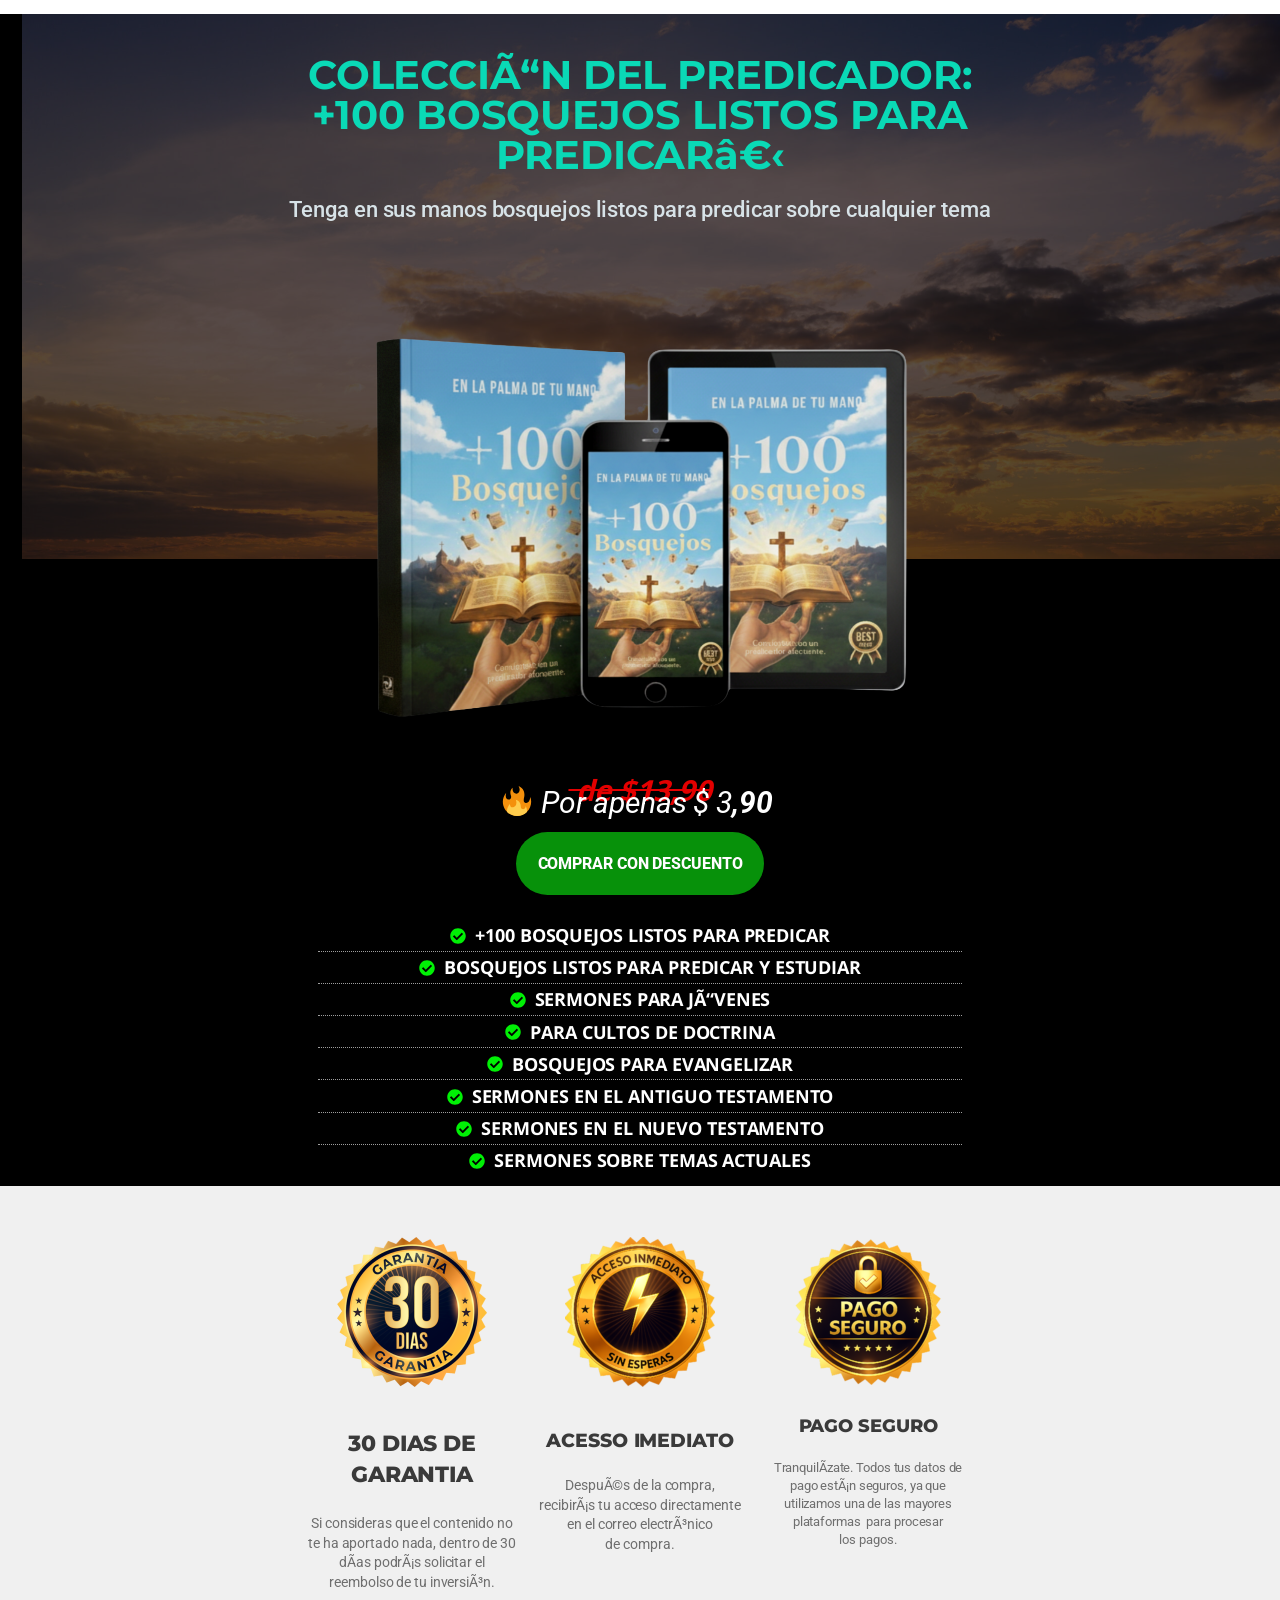
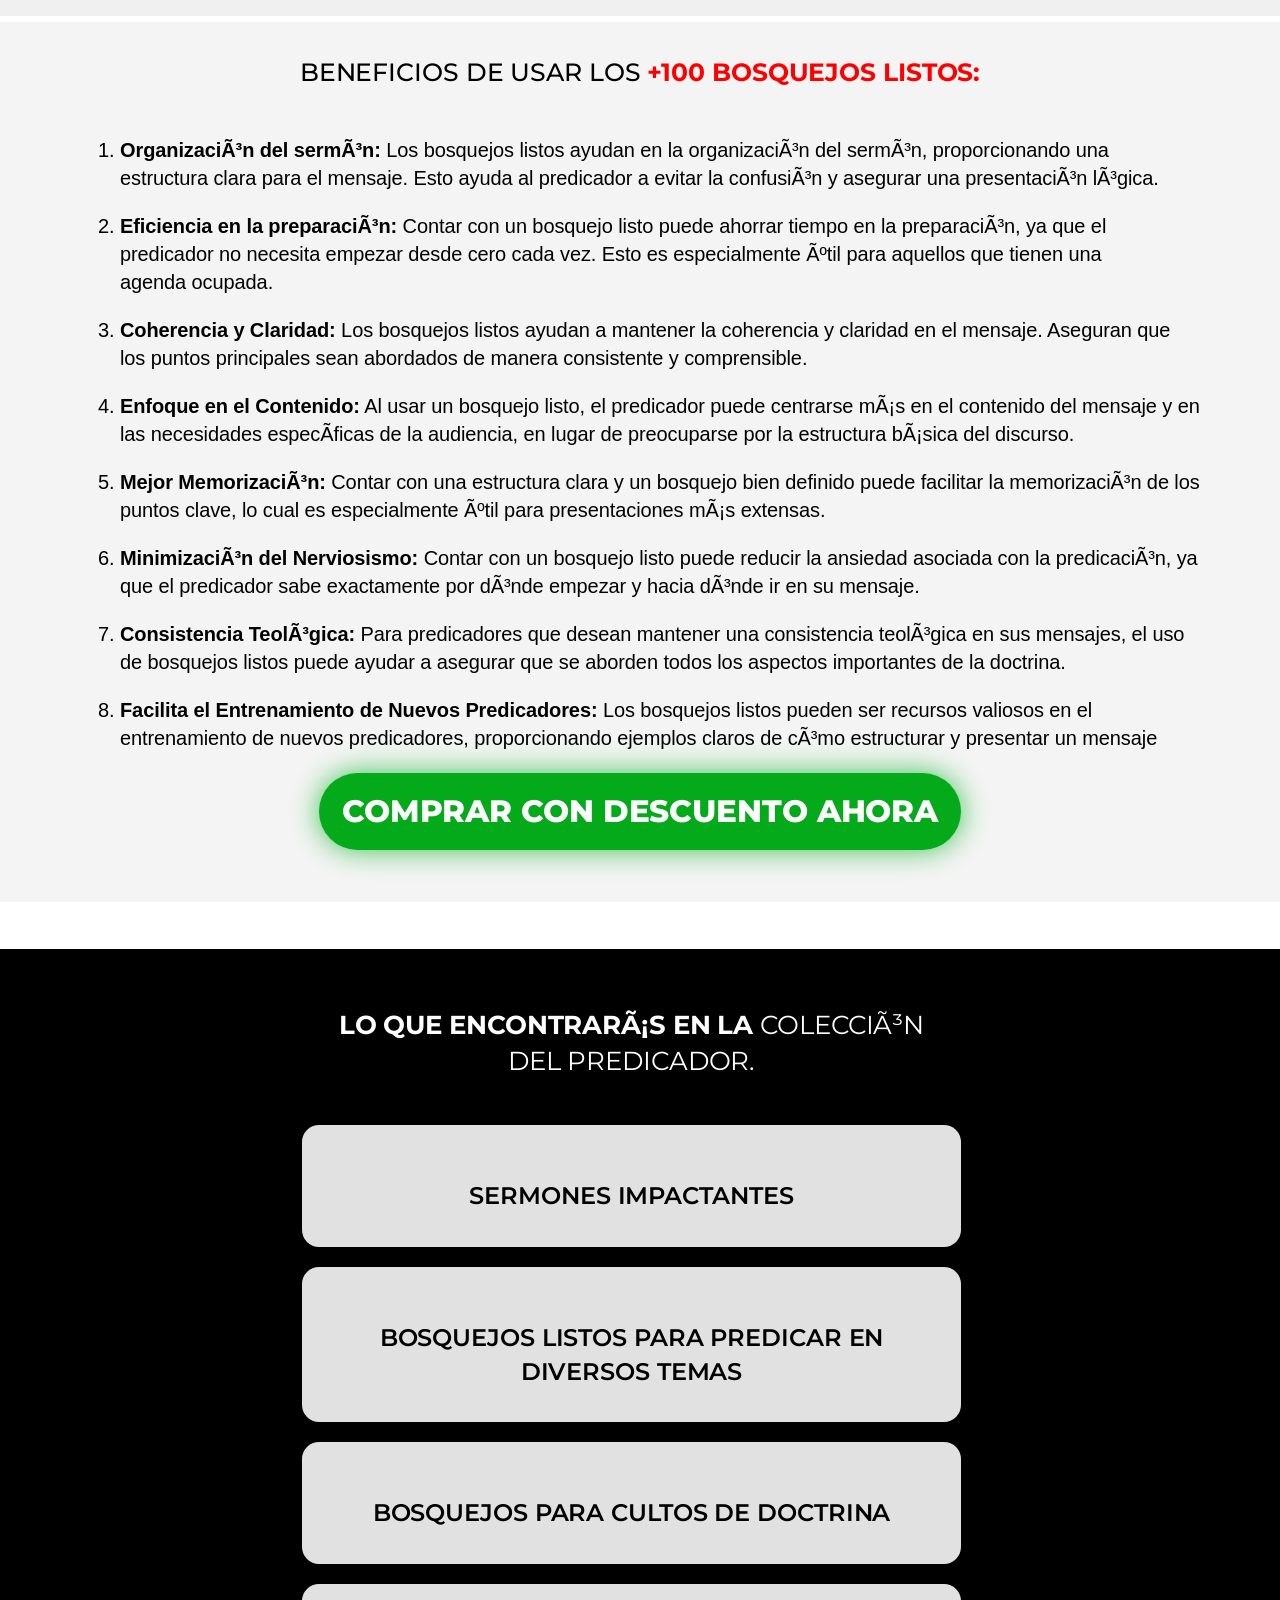
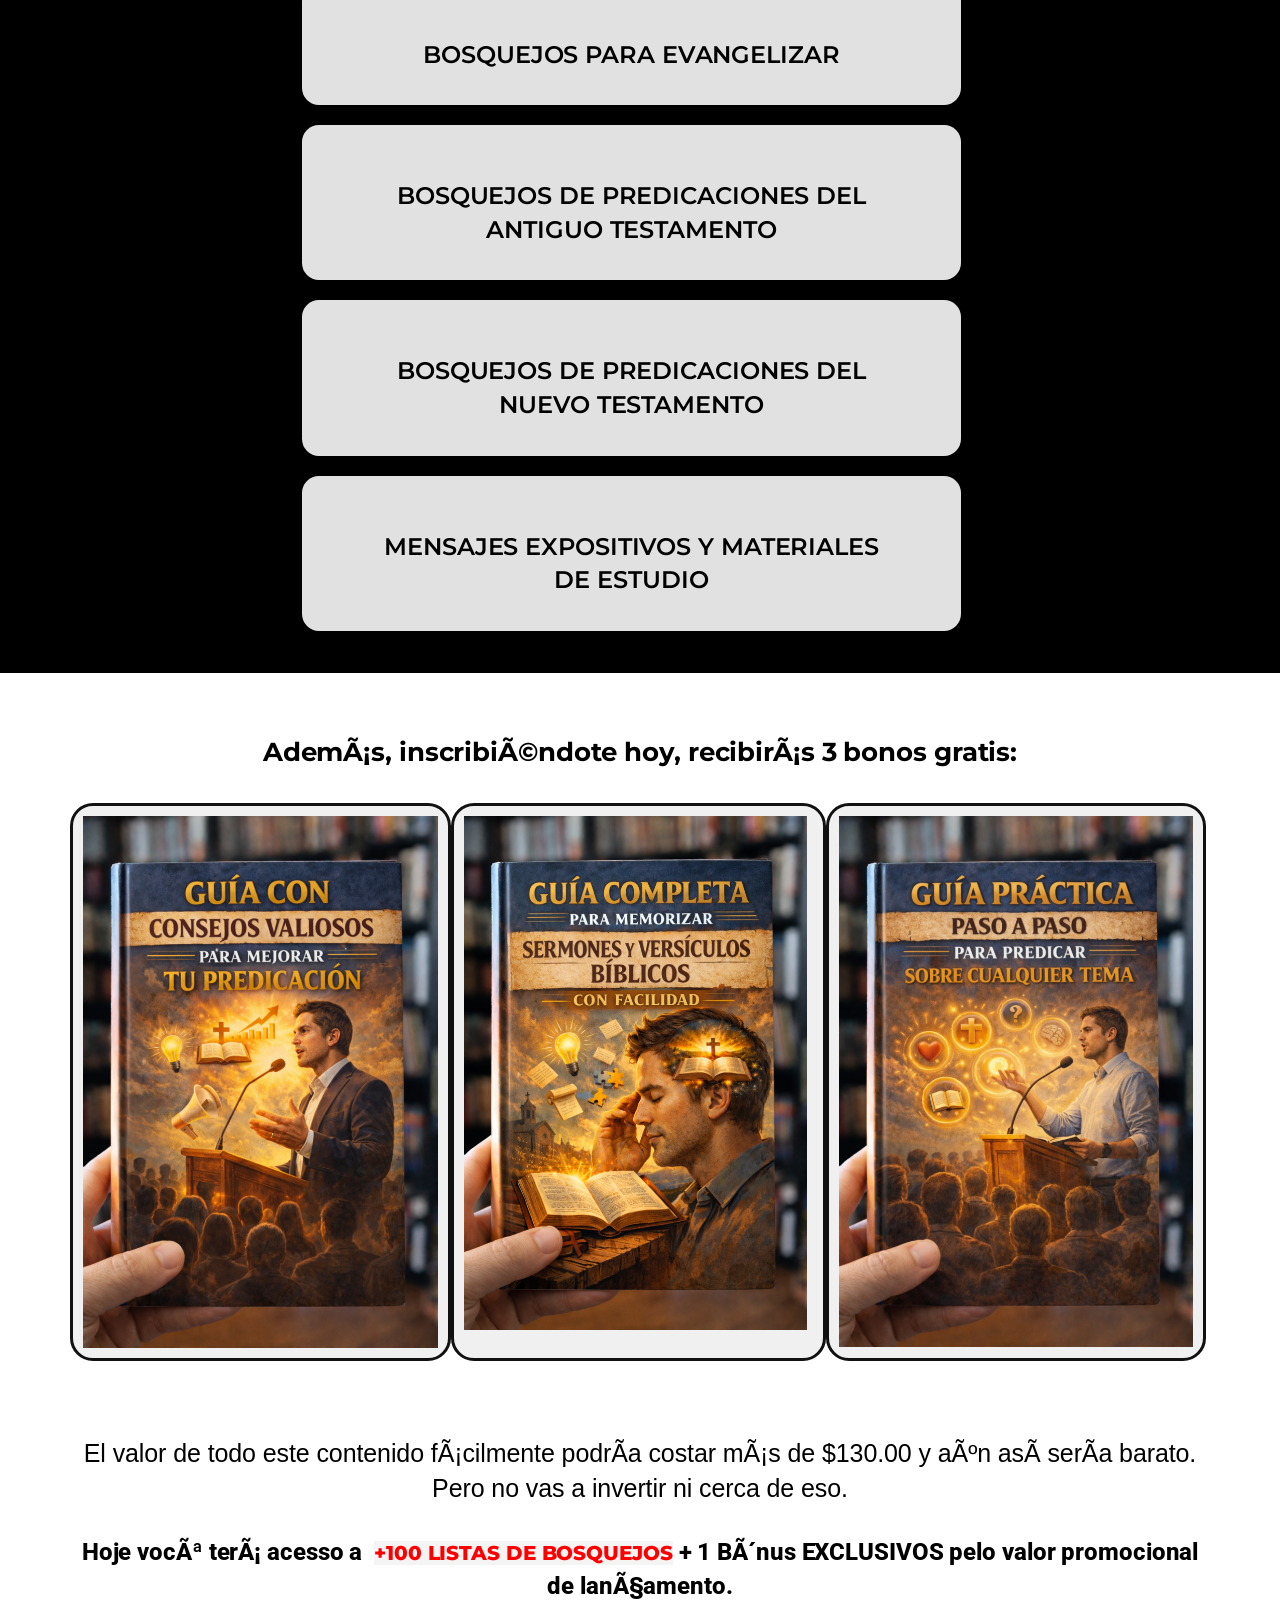
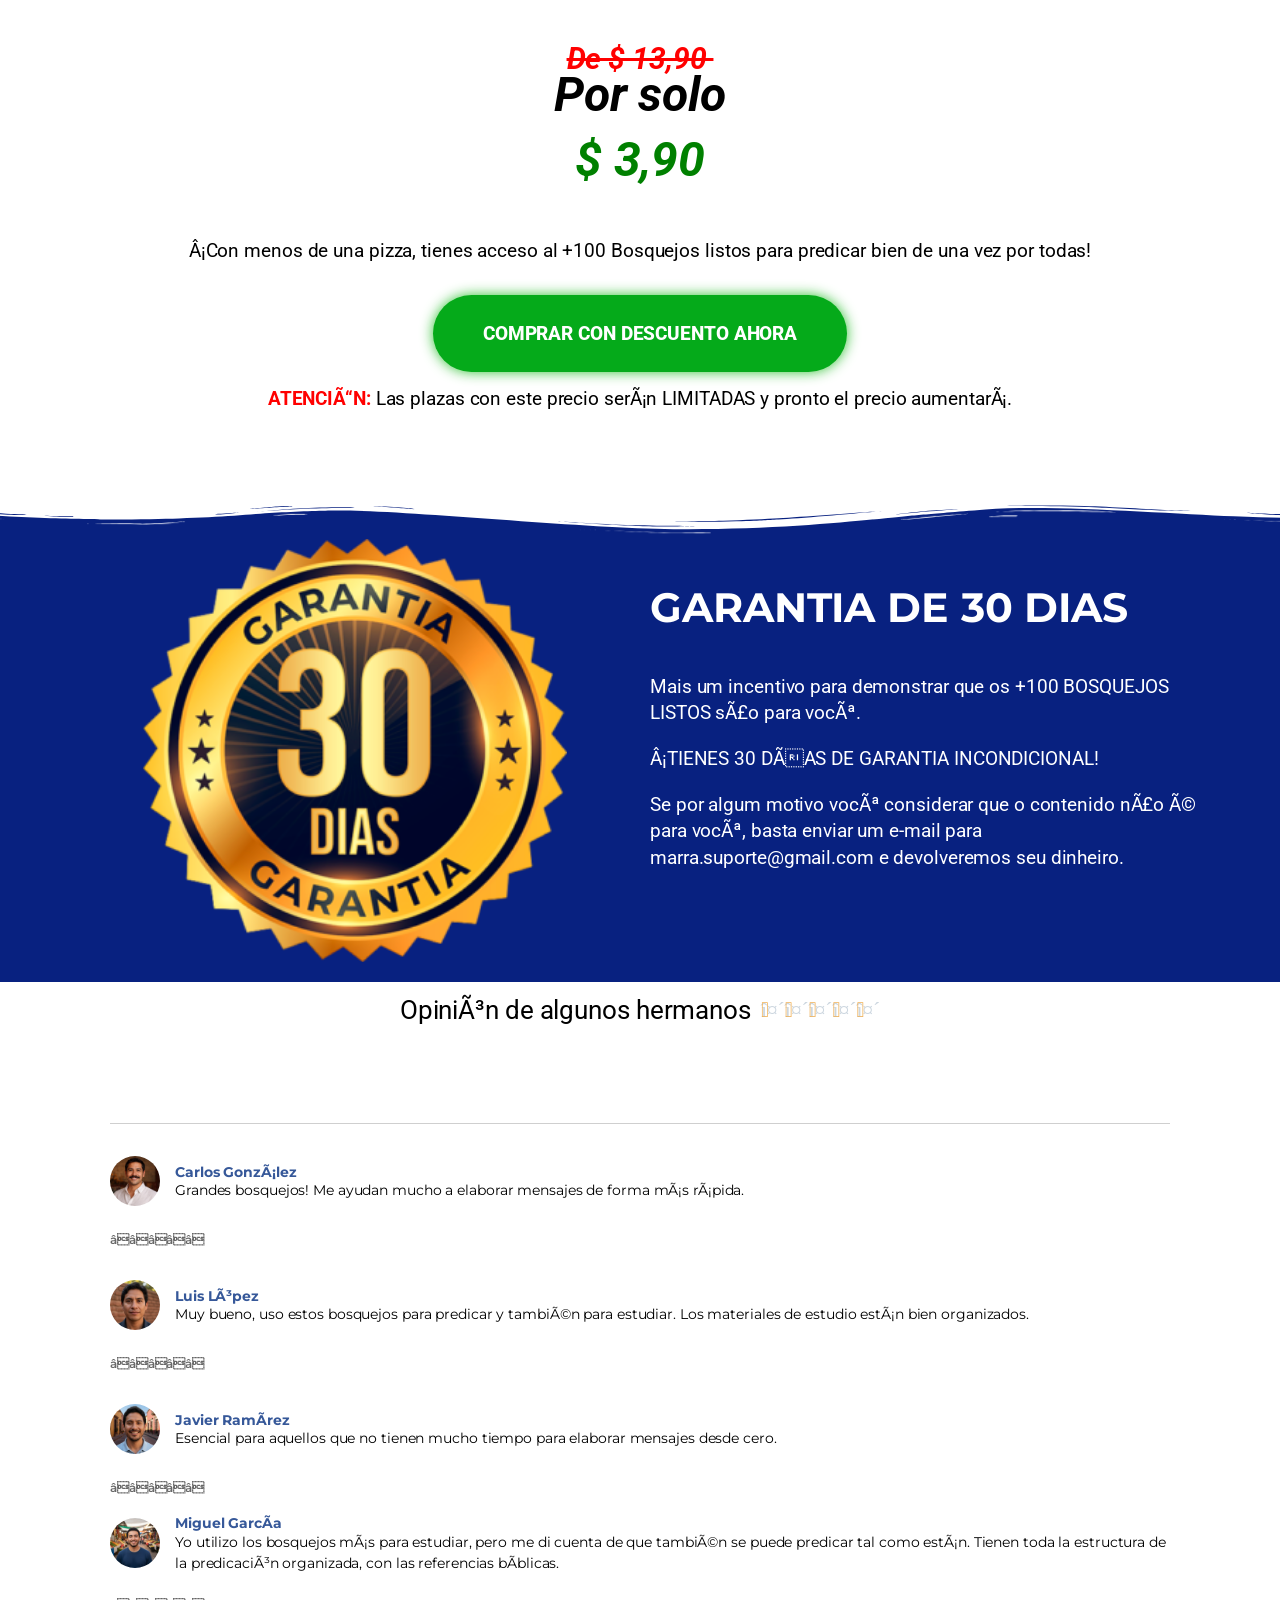
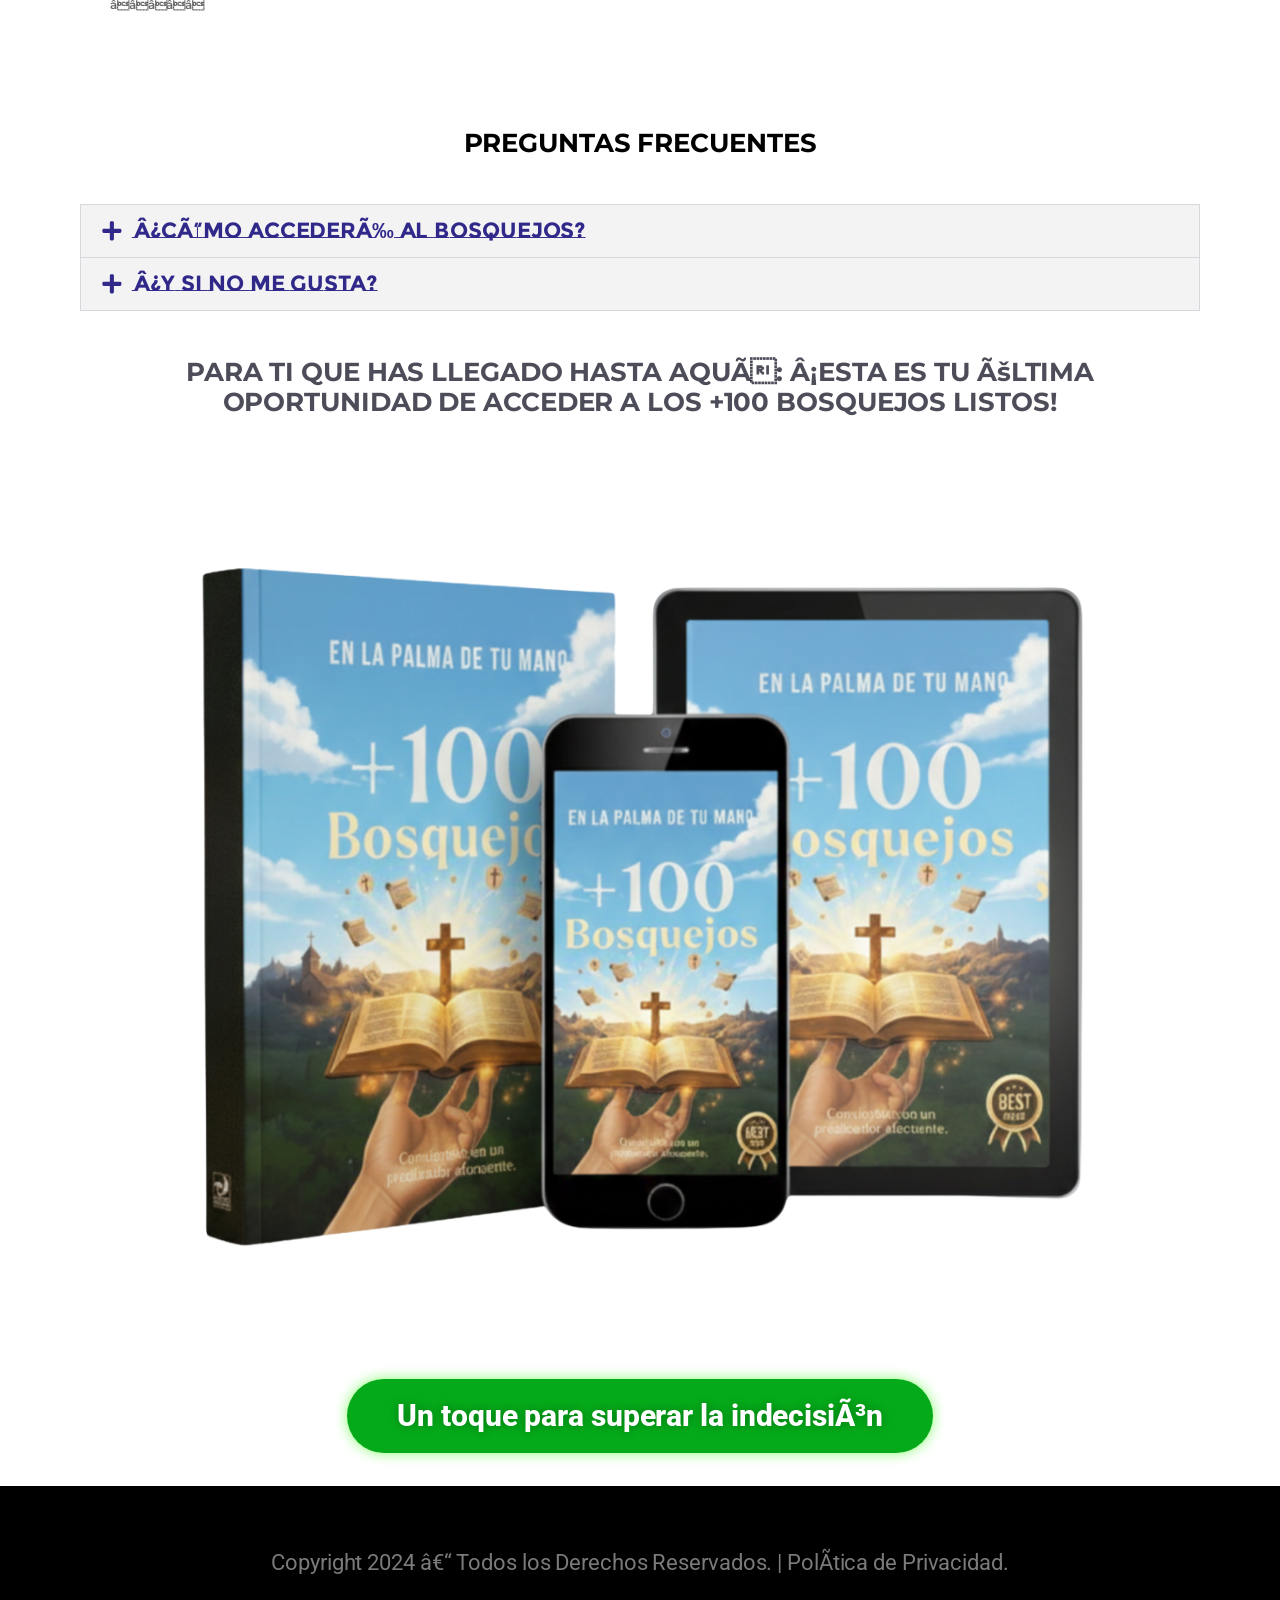
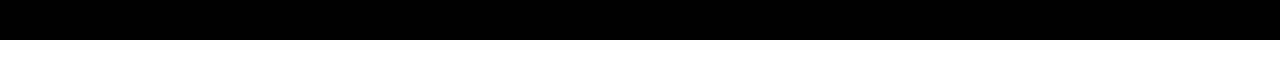
<file: index.html>
<!DOCTYPE html><html lang="en-US" data-scrapbook-source="https://vozmaestra.online/bosquejos-listos/?fbclid=IwY2xjawPT0_9leHRuA2FlbQIxMABzcnRjBmFwcF9pZA81NDE2Mzk0OTM4ODkwMjUAAR4cUco4JHXak-Gj9Ge6hNs065PGj-WyRHS0xpgA5-i2N0Ulscd9NdfZFHoVrA_aem_uXFpfbGZdwBCS3cuHnao0A" data-scrapbook-create="20260114014550121" data-scrapbook-title="Bosquejos – Listos – Natuciencia"><head>
    <!-- Meta Pixel Code -->
    <script>
    !function(f,b,e,v,n,t,s)
    {if(f.fbq)return;n=f.fbq=function(){n.callMethod?
    n.callMethod.apply(n,arguments):n.queue.push(arguments)};
    if(!f._fbq)f._fbq=n;n.push=n;n.loaded=!0;n.version='2.0';
    n.queue=[];t=b.createElement(e);t.async=!0;
    t.src=v;s=b.getElementsByTagName(e)[0];
    s.parentNode.insertBefore(t,s)}(window, document,'script',
    'https://connect.facebook.net/en_US/fbevents.js');
    fbq('init', '910039014714094');
    fbq('track', 'PageView');
    </script>
    <noscript><img height="1" width="1" style="display:none"
    src="https://www.facebook.com/tr?id=910039014714094&ev=PageView&noscript=1"
    /></noscript>
    <!-- End Meta Pixel Code -->
    
    <meta charset="UTF-8">
    <title>Bosquejos – Listos – Natuciencia</title>
    <meta name="viewport" content="width=device-width, initial-scale=1">
    <meta name="robots" content="max-image-preview:large">
    <title>Bosquejos – Listos – Natuciencia</title>
    <link rel="alternate" type="application/rss+xml" title="Natuciencia » Feed" href="https://vozmaestra.online/feed/">
    <link rel="alternate" type="application/rss+xml" title="Natuciencia » Comments Feed" href="https://vozmaestra.online/comments/feed/">
    <link rel="alternate" title="oEmbed (JSON)" type="application/json+oembed" href="https://vozmaestra.online/wp-json/oembed/1.0/embed?url=https%3A%2F%2Fvozmaestra.online%2Fbosquejos-listos%2F">
    <link rel="alternate" title="oEmbed (XML)" type="text/xml+oembed" href="https://vozmaestra.online/wp-json/oembed/1.0/embed?url=https%3A%2F%2Fvozmaestra.online%2Fbosquejos-listos%2F&amp;format=xml">
    <style id="wp-img-auto-sizes-contain-inline-css">
    img:is([sizes=auto i],[sizes^="auto," i]){contain-intrinsic-size:3000px 1500px}
    /*# sourceURL=wp-img-auto-sizes-contain-inline-css */
    </style>

    <style id="wp-emoji-styles-inline-css">

        img.wp-smiley, img.emoji {
            display: inline !important;
            border: none !important;
            box-shadow: none !important;
            height: 1em !important;
            width: 1em !important;
            margin: 0 0.07em !important;
            vertical-align: -0.1em !important;
            background: none !important;
            padding: 0 !important;
        }
    /*# sourceURL=wp-emoji-styles-inline-css */
    </style>
    <style id="wp-block-library-inline-css">
    :root{--wp-block-synced-color:#7a00df;--wp-block-synced-color--rgb:122,0,223;--wp-bound-block-color:var(--wp-block-synced-color);--wp-editor-canvas-background:#ddd;--wp-admin-theme-color:#007cba;--wp-admin-theme-color--rgb:0,124,186;--wp-admin-theme-color-darker-10:#006ba1;--wp-admin-theme-color-darker-10--rgb:0,107,160.5;--wp-admin-theme-color-darker-20:#005a87;--wp-admin-theme-color-darker-20--rgb:0,90,135;--wp-admin-border-width-focus:2px}@media (min-resolution:192dpi){:root{--wp-admin-border-width-focus:1.5px}}.wp-element-button{cursor:pointer}:root .has-very-light-gray-background-color{background-color:#eee}:root .has-very-dark-gray-background-color{background-color:#313131}:root .has-very-light-gray-color{color:#eee}:root .has-very-dark-gray-color{color:#313131}:root .has-vivid-green-cyan-to-vivid-cyan-blue-gradient-background{background:linear-gradient(135deg,#00d084,#0693e3)}:root .has-purple-crush-gradient-background{background:linear-gradient(135deg,#34e2e4,#4721fb 50%,#ab1dfe)}:root .has-hazy-dawn-gradient-background{background:linear-gradient(135deg,#faaca8,#dad0ec)}:root .has-subdued-olive-gradient-background{background:linear-gradient(135deg,#fafae1,#67a671)}:root .has-atomic-cream-gradient-background{background:linear-gradient(135deg,#fdd79a,#004a59)}:root .has-nightshade-gradient-background{background:linear-gradient(135deg,#330968,#31cdcf)}:root .has-midnight-gradient-background{background:linear-gradient(135deg,#020381,#2874fc)}:root{--wp--preset--font-size--normal:16px;--wp--preset--font-size--huge:42px}.has-regular-font-size{font-size:1em}.has-larger-font-size{font-size:2.625em}.has-normal-font-size{font-size:var(--wp--preset--font-size--normal)}.has-huge-font-size{font-size:var(--wp--preset--font-size--huge)}.has-text-align-center{text-align:center}.has-text-align-left{text-align:left}.has-text-align-right{text-align:right}.has-fit-text{white-space:nowrap!important}#end-resizable-editor-section{display:none}.aligncenter{clear:both}.items-justified-left{justify-content:flex-start}.items-justified-center{justify-content:center}.items-justified-right{justify-content:flex-end}.items-justified-space-between{justify-content:space-between}.screen-reader-text{border:0;clip-path:inset(50%);height:1px;margin:-1px;overflow:hidden;padding:0;position:absolute;width:1px;word-wrap:normal!important}.screen-reader-text:focus{background-color:#ddd;clip-path:none;color:#444;display:block;font-size:1em;height:auto;left:5px;line-height:normal;padding:15px 23px 14px;text-decoration:none;top:5px;width:auto;z-index:100000}html :where(.has-border-color){border-style:solid}html :where([style*=border-top-color]){border-top-style:solid}html :where([style*=border-right-color]){border-right-style:solid}html :where([style*=border-bottom-color]){border-bottom-style:solid}html :where([style*=border-left-color]){border-left-style:solid}html :where([style*=border-width]){border-style:solid}html :where([style*=border-top-width]){border-top-style:solid}html :where([style*=border-right-width]){border-right-style:solid}html :where([style*=border-bottom-width]){border-bottom-style:solid}html :where([style*=border-left-width]){border-left-style:solid}html :where(img[class*=wp-image-]){height:auto;max-width:100%}:where(figure){margin:0 0 1em}html :where(.is-position-sticky){--wp-admin--admin-bar--position-offset:var(--wp-admin--admin-bar--height,0px)}@media screen and (max-width:600px){html :where(.is-position-sticky){--wp-admin--admin-bar--position-offset:0px}}
    /*# sourceURL=/wp-includes/css/dist/block-library/common.min.css */
    </style>
    <style id="global-styles-inline-css">
    :root{--wp--preset--aspect-ratio--square: 1;--wp--preset--aspect-ratio--4-3: 4/3;--wp--preset--aspect-ratio--3-4: 3/4;--wp--preset--aspect-ratio--3-2: 3/2;--wp--preset--aspect-ratio--2-3: 2/3;--wp--preset--aspect-ratio--16-9: 16/9;--wp--preset--aspect-ratio--9-16: 9/16;--wp--preset--color--black: #000000;--wp--preset--color--cyan-bluish-gray: #abb8c3;--wp--preset--color--white: #ffffff;--wp--preset--color--pale-pink: #f78da7;--wp--preset--color--vivid-red: #cf2e2e;--wp--preset--color--luminous-vivid-orange: #ff6900;--wp--preset--color--luminous-vivid-amber: #fcb900;--wp--preset--color--light-green-cyan: #7bdcb5;--wp--preset--color--vivid-green-cyan: #00d084;--wp--preset--color--pale-cyan-blue: #8ed1fc;--wp--preset--color--vivid-cyan-blue: #0693e3;--wp--preset--color--vivid-purple: #9b51e0;--wp--preset--color--base: #FFFFFF;--wp--preset--color--contrast: #111111;--wp--preset--color--accent-1: #FFEE58;--wp--preset--color--accent-2: #F6CFF4;--wp--preset--color--accent-3: #503AA8;--wp--preset--color--accent-4: #686868;--wp--preset--color--accent-5: #FBFAF3;--wp--preset--color--accent-6: color-mix(in srgb, currentColor 20%, transparent);--wp--preset--gradient--vivid-cyan-blue-to-vivid-purple: linear-gradient(135deg,rgb(6,147,227) 0%,rgb(155,81,224) 100%);--wp--preset--gradient--light-green-cyan-to-vivid-green-cyan: linear-gradient(135deg,rgb(122,220,180) 0%,rgb(0,208,130) 100%);--wp--preset--gradient--luminous-vivid-amber-to-luminous-vivid-orange: linear-gradient(135deg,rgb(252,185,0) 0%,rgb(255,105,0) 100%);--wp--preset--gradient--luminous-vivid-orange-to-vivid-red: linear-gradient(135deg,rgb(255,105,0) 0%,rgb(207,46,46) 100%);--wp--preset--gradient--very-light-gray-to-cyan-bluish-gray: linear-gradient(135deg,rgb(238,238,238) 0%,rgb(169,184,195) 100%);--wp--preset--gradient--cool-to-warm-spectrum: linear-gradient(135deg,rgb(74,234,220) 0%,rgb(151,120,209) 20%,rgb(207,42,186) 40%,rgb(238,44,130) 60%,rgb(251,105,98) 80%,rgb(254,248,76) 100%);--wp--preset--gradient--blush-light-purple: linear-gradient(135deg,rgb(255,206,236) 0%,rgb(152,150,240) 100%);--wp--preset--gradient--blush-bordeaux: linear-gradient(135deg,rgb(254,205,165) 0%,rgb(254,45,45) 50%,rgb(107,0,62) 100%);--wp--preset--gradient--luminous-dusk: linear-gradient(135deg,rgb(255,203,112) 0%,rgb(199,81,192) 50%,rgb(65,88,208) 100%);--wp--preset--gradient--pale-ocean: linear-gradient(135deg,rgb(255,245,203) 0%,rgb(182,227,212) 50%,rgb(51,167,181) 100%);--wp--preset--gradient--electric-grass: linear-gradient(135deg,rgb(202,248,128) 0%,rgb(113,206,126) 100%);--wp--preset--gradient--midnight: linear-gradient(135deg,rgb(2,3,129) 0%,rgb(40,116,252) 100%);--wp--preset--font-size--small: 0.875rem;--wp--preset--font-size--medium: clamp(1rem, 1rem + ((1vw - 0.2rem) * 0.196), 1.125rem);--wp--preset--font-size--large: clamp(1.125rem, 1.125rem + ((1vw - 0.2rem) * 0.392), 1.375rem);--wp--preset--font-size--x-large: clamp(1.75rem, 1.75rem + ((1vw - 0.2rem) * 0.392), 2rem);--wp--preset--font-size--xx-large: clamp(2.15rem, 2.15rem + ((1vw - 0.2rem) * 1.333), 3rem);--wp--preset--font-family--manrope: Manrope, sans-serif;--wp--preset--font-family--fira-code: "Fira Code", monospace;--wp--preset--spacing--20: 10px;--wp--preset--spacing--30: 20px;--wp--preset--spacing--40: 30px;--wp--preset--spacing--50: clamp(30px, 5vw, 50px);--wp--preset--spacing--60: clamp(30px, 7vw, 70px);--wp--preset--spacing--70: clamp(50px, 7vw, 90px);--wp--preset--spacing--80: clamp(70px, 10vw, 140px);--wp--preset--shadow--natural: 6px 6px 9px rgba(0, 0, 0, 0.2);--wp--preset--shadow--deep: 12px 12px 50px rgba(0, 0, 0, 0.4);--wp--preset--shadow--sharp: 6px 6px 0px rgba(0, 0, 0, 0.2);--wp--preset--shadow--outlined: 6px 6px 0px -3px rgb(255, 255, 255), 6px 6px rgb(0, 0, 0);--wp--preset--shadow--crisp: 6px 6px 0px rgb(0, 0, 0);}:root { --wp--style--global--content-size: 645px;--wp--style--global--wide-size: 1340px; }:where(body) { margin: 0; }.wp-site-blocks { padding-top: var(--wp--style--root--padding-top); padding-bottom: var(--wp--style--root--padding-bottom); }.has-global-padding { padding-right: var(--wp--style--root--padding-right); padding-left: var(--wp--style--root--padding-left); }.has-global-padding > .alignfull { margin-right: calc(var(--wp--style--root--padding-right) * -1); margin-left: calc(var(--wp--style--root--padding-left) * -1); }.has-global-padding :where(:not(.alignfull.is-layout-flow) > .has-global-padding:not(.wp-block-block, .alignfull)) { padding-right: 0; padding-left: 0; }.has-global-padding :where(:not(.alignfull.is-layout-flow) > .has-global-padding:not(.wp-block-block, .alignfull)) > .alignfull { margin-left: 0; margin-right: 0; }.wp-site-blocks > .alignleft { float: left; margin-right: 2em; }.wp-site-blocks > .alignright { float: right; margin-left: 2em; }.wp-site-blocks > .aligncenter { justify-content: center; margin-left: auto; margin-right: auto; }:where(.wp-site-blocks) > * { margin-block-start: 1.2rem; margin-block-end: 0; }:where(.wp-site-blocks) > :first-child { margin-block-start: 0; }:where(.wp-site-blocks) > :last-child { margin-block-end: 0; }:root { --wp--style--block-gap: 1.2rem; }:root :where(.is-layout-flow) > :first-child{margin-block-start: 0;}:root :where(.is-layout-flow) > :last-child{margin-block-end: 0;}:root :where(.is-layout-flow) > *{margin-block-start: 1.2rem;margin-block-end: 0;}:root :where(.is-layout-constrained) > :first-child{margin-block-start: 0;}:root :where(.is-layout-constrained) > :last-child{margin-block-end: 0;}:root :where(.is-layout-constrained) > *{margin-block-start: 1.2rem;margin-block-end: 0;}:root :where(.is-layout-flex){gap: 1.2rem;}:root :where(.is-layout-grid){gap: 1.2rem;}.is-layout-flow > .alignleft{float: left;margin-inline-start: 0;margin-inline-end: 2em;}.is-layout-flow > .alignright{float: right;margin-inline-start: 2em;margin-inline-end: 0;}.is-layout-flow > .aligncenter{margin-left: auto !important;margin-right: auto !important;}.is-layout-constrained > .alignleft{float: left;margin-inline-start: 0;margin-inline-end: 2em;}.is-layout-constrained > .alignright{float: right;margin-inline-start: 2em;margin-inline-end: 0;}.is-layout-constrained > .aligncenter{margin-left: auto !important;margin-right: auto !important;}.is-layout-constrained > :where(:not(.alignleft):not(.alignright):not(.alignfull)){max-width: var(--wp--style--global--content-size);margin-left: auto !important;margin-right: auto !important;}.is-layout-constrained > .alignwide{max-width: var(--wp--style--global--wide-size);}body .is-layout-flex{display: flex;}.is-layout-flex{flex-wrap: wrap;align-items: center;}.is-layout-flex > :is(*, div){margin: 0;}body .is-layout-grid{display: grid;}.is-layout-grid > :is(*, div){margin: 0;}body{background-color: var(--wp--preset--color--base);color: var(--wp--preset--color--contrast);font-family: var(--wp--preset--font-family--manrope);font-size: var(--wp--preset--font-size--large);font-weight: 300;letter-spacing: -0.1px;line-height: 1.4;--wp--style--root--padding-top: 0px;--wp--style--root--padding-right: var(--wp--preset--spacing--50);--wp--style--root--padding-bottom: 0px;--wp--style--root--padding-left: var(--wp--preset--spacing--50);}a:where(:not(.wp-element-button)){color: currentColor;text-decoration: underline;}:root :where(a:where(:not(.wp-element-button)):hover){text-decoration: none;}h1, h2, h3, h4, h5, h6{font-weight: 400;letter-spacing: -0.1px;line-height: 1.125;}h1{font-size: var(--wp--preset--font-size--xx-large);}h2{font-size: var(--wp--preset--font-size--x-large);}h3{font-size: var(--wp--preset--font-size--large);}h4{font-size: var(--wp--preset--font-size--medium);}h5{font-size: var(--wp--preset--font-size--small);letter-spacing: 0.5px;}h6{font-size: var(--wp--preset--font-size--small);font-weight: 700;letter-spacing: 1.4px;text-transform: uppercase;}:root :where(.wp-element-button, .wp-block-button__link){background-color: var(--wp--preset--color--contrast);border-width: 0;color: var(--wp--preset--color--base);font-family: inherit;font-size: var(--wp--preset--font-size--medium);font-style: inherit;font-weight: inherit;letter-spacing: inherit;line-height: inherit;padding-top: 1rem;padding-right: 2.25rem;padding-bottom: 1rem;padding-left: 2.25rem;text-decoration: none;text-transform: inherit;}:root :where(.wp-element-button:hover, .wp-block-button__link:hover){background-color: color-mix(in srgb, var(--wp--preset--color--contrast) 85%, transparent);border-color: transparent;color: var(--wp--preset--color--base);}:root :where(.wp-element-button:focus, .wp-block-button__link:focus){outline-color: var(--wp--preset--color--accent-4);outline-offset: 2px;}:root :where(.wp-element-caption, .wp-block-audio figcaption, .wp-block-embed figcaption, .wp-block-gallery figcaption, .wp-block-image figcaption, .wp-block-table figcaption, .wp-block-video figcaption){font-size: var(--wp--preset--font-size--small);line-height: 1.4;}.has-black-color{color: var(--wp--preset--color--black) !important;}.has-cyan-bluish-gray-color{color: var(--wp--preset--color--cyan-bluish-gray) !important;}.has-white-color{color: var(--wp--preset--color--white) !important;}.has-pale-pink-color{color: var(--wp--preset--color--pale-pink) !important;}.has-vivid-red-color{color: var(--wp--preset--color--vivid-red) !important;}.has-luminous-vivid-orange-color{color: var(--wp--preset--color--luminous-vivid-orange) !important;}.has-luminous-vivid-amber-color{color: var(--wp--preset--color--luminous-vivid-amber) !important;}.has-light-green-cyan-color{color: var(--wp--preset--color--light-green-cyan) !important;}.has-vivid-green-cyan-color{color: var(--wp--preset--color--vivid-green-cyan) !important;}.has-pale-cyan-blue-color{color: var(--wp--preset--color--pale-cyan-blue) !important;}.has-vivid-cyan-blue-color{color: var(--wp--preset--color--vivid-cyan-blue) !important;}.has-vivid-purple-color{color: var(--wp--preset--color--vivid-purple) !important;}.has-base-color{color: var(--wp--preset--color--base) !important;}.has-contrast-color{color: var(--wp--preset--color--contrast) !important;}.has-accent-1-color{color: var(--wp--preset--color--accent-1) !important;}.has-accent-2-color{color: var(--wp--preset--color--accent-2) !important;}.has-accent-3-color{color: var(--wp--preset--color--accent-3) !important;}.has-accent-4-color{color: var(--wp--preset--color--accent-4) !important;}.has-accent-5-color{color: var(--wp--preset--color--accent-5) !important;}.has-accent-6-color{color: var(--wp--preset--color--accent-6) !important;}.has-black-background-color{background-color: var(--wp--preset--color--black) !important;}.has-cyan-bluish-gray-background-color{background-color: var(--wp--preset--color--cyan-bluish-gray) !important;}.has-white-background-color{background-color: var(--wp--preset--color--white) !important;}.has-pale-pink-background-color{background-color: var(--wp--preset--color--pale-pink) !important;}.has-vivid-red-background-color{background-color: var(--wp--preset--color--vivid-red) !important;}.has-luminous-vivid-orange-background-color{background-color: var(--wp--preset--color--luminous-vivid-orange) !important;}.has-luminous-vivid-amber-background-color{background-color: var(--wp--preset--color--luminous-vivid-amber) !important;}.has-light-green-cyan-background-color{background-color: var(--wp--preset--color--light-green-cyan) !important;}.has-vivid-green-cyan-background-color{background-color: var(--wp--preset--color--vivid-green-cyan) !important;}.has-pale-cyan-blue-background-color{background-color: var(--wp--preset--color--pale-cyan-blue) !important;}.has-vivid-cyan-blue-background-color{background-color: var(--wp--preset--color--vivid-cyan-blue) !important;}.has-vivid-purple-background-color{background-color: var(--wp--preset--color--vivid-purple) !important;}.has-base-background-color{background-color: var(--wp--preset--color--base) !important;}.has-contrast-background-color{background-color: var(--wp--preset--color--contrast) !important;}.has-accent-1-background-color{background-color: var(--wp--preset--color--accent-1) !important;}.has-accent-2-background-color{background-color: var(--wp--preset--color--accent-2) !important;}.has-accent-3-background-color{background-color: var(--wp--preset--color--accent-3) !important;}.has-accent-4-background-color{background-color: var(--wp--preset--color--accent-4) !important;}.has-accent-5-background-color{background-color: var(--wp--preset--color--accent-5) !important;}.has-accent-6-background-color{background-color: var(--wp--preset--color--accent-6) !important;}.has-black-border-color{border-color: var(--wp--preset--color--black) !important;}.has-cyan-bluish-gray-border-color{border-color: var(--wp--preset--color--cyan-bluish-gray) !important;}.has-white-border-color{border-color: var(--wp--preset--color--white) !important;}.has-pale-pink-border-color{border-color: var(--wp--preset--color--pale-pink) !important;}.has-vivid-red-border-color{border-color: var(--wp--preset--color--vivid-red) !important;}.has-luminous-vivid-orange-border-color{border-color: var(--wp--preset--color--luminous-vivid-orange) !important;}.has-luminous-vivid-amber-border-color{border-color: var(--wp--preset--color--luminous-vivid-amber) !important;}.has-light-green-cyan-border-color{border-color: var(--wp--preset--color--light-green-cyan) !important;}.has-vivid-green-cyan-border-color{border-color: var(--wp--preset--color--vivid-green-cyan) !important;}.has-pale-cyan-blue-border-color{border-color: var(--wp--preset--color--pale-cyan-blue) !important;}.has-vivid-cyan-blue-border-color{border-color: var(--wp--preset--color--vivid-cyan-blue) !important;}.has-vivid-purple-border-color{border-color: var(--wp--preset--color--vivid-purple) !important;}.has-base-border-color{border-color: var(--wp--preset--color--base) !important;}.has-contrast-border-color{border-color: var(--wp--preset--color--contrast) !important;}.has-accent-1-border-color{border-color: var(--wp--preset--color--accent-1) !important;}.has-accent-2-border-color{border-color: var(--wp--preset--color--accent-2) !important;}.has-accent-3-border-color{border-color: var(--wp--preset--color--accent-3) !important;}.has-accent-4-border-color{border-color: var(--wp--preset--color--accent-4) !important;}.has-accent-5-border-color{border-color: var(--wp--preset--color--accent-5) !important;}.has-accent-6-border-color{border-color: var(--wp--preset--color--accent-6) !important;}.has-vivid-cyan-blue-to-vivid-purple-gradient-background{background: var(--wp--preset--gradient--vivid-cyan-blue-to-vivid-purple) !important;}.has-light-green-cyan-to-vivid-green-cyan-gradient-background{background: var(--wp--preset--gradient--light-green-cyan-to-vivid-green-cyan) !important;}.has-luminous-vivid-amber-to-luminous-vivid-orange-gradient-background{background: var(--wp--preset--gradient--luminous-vivid-amber-to-luminous-vivid-orange) !important;}.has-luminous-vivid-orange-to-vivid-red-gradient-background{background: var(--wp--preset--gradient--luminous-vivid-orange-to-vivid-red) !important;}.has-very-light-gray-to-cyan-bluish-gray-gradient-background{background: var(--wp--preset--gradient--very-light-gray-to-cyan-bluish-gray) !important;}.has-cool-to-warm-spectrum-gradient-background{background: var(--wp--preset--gradient--cool-to-warm-spectrum) !important;}.has-blush-light-purple-gradient-background{background: var(--wp--preset--gradient--blush-light-purple) !important;}.has-blush-bordeaux-gradient-background{background: var(--wp--preset--gradient--blush-bordeaux) !important;}.has-luminous-dusk-gradient-background{background: var(--wp--preset--gradient--luminous-dusk) !important;}.has-pale-ocean-gradient-background{background: var(--wp--preset--gradient--pale-ocean) !important;}.has-electric-grass-gradient-background{background: var(--wp--preset--gradient--electric-grass) !important;}.has-midnight-gradient-background{background: var(--wp--preset--gradient--midnight) !important;}.has-small-font-size{font-size: var(--wp--preset--font-size--small) !important;}.has-medium-font-size{font-size: var(--wp--preset--font-size--medium) !important;}.has-large-font-size{font-size: var(--wp--preset--font-size--large) !important;}.has-x-large-font-size{font-size: var(--wp--preset--font-size--x-large) !important;}.has-xx-large-font-size{font-size: var(--wp--preset--font-size--xx-large) !important;}.has-manrope-font-family{font-family: var(--wp--preset--font-family--manrope) !important;}.has-fira-code-font-family{font-family: var(--wp--preset--font-family--fira-code) !important;}
    /*# sourceURL=global-styles-inline-css */
    </style>
    <style id="wp-block-template-skip-link-inline-css">

        .skip-link.screen-reader-text {
            border: 0;
            clip-path: inset(50%);
            height: 1px;
            margin: -1px;
            overflow: hidden;
            padding: 0;
            position: absolute !important;
            width: 1px;
            word-wrap: normal !important;
        }

        .skip-link.screen-reader-text:focus {
            background-color: #eee;
            clip-path: none;
            color: #444;
            display: block;
            font-size: 1em;
            height: auto;
            left: 5px;
            line-height: normal;
            padding: 15px 23px 14px;
            text-decoration: none;
            top: 5px;
            width: auto;
            z-index: 100000;
        }
    /*# sourceURL=wp-block-template-skip-link-inline-css */
    </style>
    <link rel="stylesheet" id="hostinger-reach-subscription-block-css" href="subscription.css" media="all">
    <style id="twentytwentyfive-style-inline-css">
    a{text-decoration-thickness:1px!important;text-underline-offset:.1em}:where(.wp-site-blocks :focus){outline-width:2px;outline-style:solid}.wp-block-navigation .wp-block-navigation-submenu .wp-block-navigation-item:not(:last-child){margin-bottom:3px}.wp-block-navigation .wp-block-navigation-item .wp-block-navigation-item__content{outline-offset:4px}.wp-block-navigation .wp-block-navigation-item ul.wp-block-navigation__submenu-container .wp-block-navigation-item__content{outline-offset:0}blockquote,caption,figcaption,h1,h2,h3,h4,h5,h6,p{text-wrap:pretty}.more-link{display:block}:where(pre){overflow-x:auto}
    /*# sourceURL=https://vozmaestra.online/wp-content/themes/twentytwentyfive/style.min.css */
    </style>
    <link rel="stylesheet" id="elementor-frontend-css" href="frontend.min.css" media="all">
    <link rel="stylesheet" id="elementor-post-5-css" href="post-5.css" media="all">
    <link rel="stylesheet" id="widget-heading-css" href="widget-heading.min.css" media="all">
    <link rel="stylesheet" id="widget-image-css" href="widget-image.min.css" media="all">
    <link rel="stylesheet" id="e-animation-pulse-css" href="e-animation-pulse.min.css" media="all">
    <link rel="stylesheet" id="widget-icon-list-css" href="widget-icon-list.min.css" media="all">
    <link rel="stylesheet" id="e-shapes-css" href="shapes.min.css" media="all">
    <link rel="stylesheet" id="widget-star-rating-css" href="widget-star-rating.min.css" media="all">
    <link rel="stylesheet" id="widget-divider-css" href="widget-divider.min.css" media="all">
    <link rel="stylesheet" id="widget-testimonial-css" href="widget-testimonial.min.css" media="all">
    <link rel="stylesheet" id="widget-accordion-css" href="widget-accordion.min.css" media="all">
    <link rel="stylesheet" id="elementor-post-18-css" href="post-18.css" media="all">
    <link rel="stylesheet" id="elementor-gf-roboto-css" href="css.css" media="all">
    <link rel="stylesheet" id="elementor-gf-robotoslab-css" href="css-3.css" media="all">
    <link rel="stylesheet" id="elementor-gf-montserrat-css" href="css-2.css" media="all">
    <link rel="stylesheet" id="elementor-gf-montserratsubrayada-css" href="css-1.css" media="all">
    <link rel="stylesheet" id="elementor-gf-notosanshebrew-css" href="notosanshebrew.css" media="all">
    <link rel="stylesheet" id="elementor-gf-opensanshebrew-css" href="opensanshebrew.css" media="all">


    <link rel="https://api.w.org/" href="https://vozmaestra.online/wp-json/"><link rel="alternate" title="JSON" type="application/json" href="https://vozmaestra.online/wp-json/wp/v2/pages/18"><link rel="EditURI" type="application/rsd+xml" title="RSD" href="https://vozmaestra.online/xmlrpc.php?rsd">
    <meta name="generator" content="WordPress 6.9">
    <link rel="canonical" href="https://vozmaestra.online/bosquejos-listos/">
    <link rel="shortlink" href="https://vozmaestra.online/?p=18">
    <meta name="generator" content="Elementor 3.33.6; features: e_font_icon_svg, additional_custom_breakpoints; settings: css_print_method-external, google_font-enabled, font_display-swap">
    <style>
        .e-con.e-parent:nth-of-type(n+4):not(.e-lazyloaded):not(.e-no-lazyload),
        .e-con.e-parent:nth-of-type(n+4):not(.e-lazyloaded):not(.e-no-lazyload) * {
            background-image: none !important;
        }
        @media screen and (max-height: 1024px) {
            .e-con.e-parent:nth-of-type(n+3):not(.e-lazyloaded):not(.e-no-lazyload),
            .e-con.e-parent:nth-of-type(n+3):not(.e-lazyloaded):not(.e-no-lazyload) * {
                background-image: none !important;
            }
        }
        @media screen and (max-height: 640px) {
            .e-con.e-parent:nth-of-type(n+2):not(.e-lazyloaded):not(.e-no-lazyload),
            .e-con.e-parent:nth-of-type(n+2):not(.e-lazyloaded):not(.e-no-lazyload) * {
                background-image: none !important;
            }
        }
    </style>
    <style class="wp-fonts-local">
    @font-face{font-family:Manrope;font-style:normal;font-weight:200 800;font-display:fallback;src:url("Manrope-VariableFont_wght.woff2") format('woff2');}
    @font-face{font-family:"Fira Code";font-style:normal;font-weight:300 700;font-display:fallback;src:url("FiraCode-VariableFont_wght.woff2") format('woff2');}
    </style>
    <meta name="viewport" content="width=device-width, initial-scale=1.0, viewport-fit=cover"></head>
<body class="wp-singular page-template page-template-elementor_canvas page page-id-18 wp-embed-responsive wp-theme-twentytwentyfive elementor-default elementor-template-canvas elementor-kit-5 elementor-page elementor-page-18">
    <div data-elementor-type="wp-page" data-elementor-id="18" class="elementor elementor-18">
        <div class="elementor-element elementor-element-e4449f9 e-flex e-con-boxed e-con e-parent" data-id="e4449f9" data-element_type="container">
            <div class="e-con-inner">
        <div class="elementor-element elementor-element-c470770 elementor-widget elementor-widget-html" data-id="c470770" data-element_type="widget" data-widget_type="html.default">
                                </div>
        <div class="elementor-element elementor-element-c9d9135 elementor-widget elementor-widget-html" data-id="c9d9135" data-element_type="widget" data-widget_type="html.default">
                                </div>
            </div>
        </div>
        <section class="elementor-section elementor-top-section elementor-element elementor-element-29d982fb elementor-section-boxed elementor-section-height-default elementor-section-height-default" data-id="29d982fb" data-element_type="section" data-settings="{&quot;background_background&quot;:&quot;classic&quot;}">
                <div class="elementor-background-overlay"></div>
                <div class="elementor-container elementor-column-gap-default">
        <div class="elementor-column elementor-col-16 elementor-top-column elementor-element elementor-element-19a59d91" data-id="19a59d91" data-element_type="column">
    <div class="elementor-widget-wrap">
                    </div>
    </div>
        <div class="elementor-column elementor-col-66 elementor-top-column elementor-element elementor-element-175f28eb" data-id="175f28eb" data-element_type="column">
    <div class="elementor-widget-wrap elementor-element-populated">
                <div class="elementor-element elementor-element-19f36ad9 elementor-widget elementor-widget-heading" data-id="19f36ad9" data-element_type="widget" data-widget_type="heading.default">
            <h2 class="elementor-heading-title elementor-size-default">             COLECCIÓN DEL PREDICADOR:
+100 BOSQUEJOS LISTOS PARA PREDICAR​</h2>                </div>
        <div class="elementor-element elementor-element-1527330c elementor-widget elementor-widget-heading" data-id="1527330c" data-element_type="widget" data-widget_type="heading.default">
            <h2 class="elementor-heading-title elementor-size-default">Tenga en sus manos bosquejos listos para predicar sobre cualquier tema</h2>                </div>
        <div class="elementor-element elementor-element-76328f11 elementor-widget elementor-widget-image" data-id="76328f11" data-element_type="widget" data-widget_type="image.default">
                                                        <img fetchpriority="high" decoding="async" width="1024" height="1024" src="f9d7b4b7-01b0-475b-ac28-845441ff36b8-1024x1024.png" class="attachment-large size-large wp-image-84" alt="" srcset="f9d7b4b7-01b0-475b-ac28-845441ff36b8-1024x1024.png 1024w, f9d7b4b7-01b0-475b-ac28-845441ff36b8-300x300.png 300w, f9d7b4b7-01b0-475b-ac28-845441ff36b8-150x150.png 150w, f9d7b4b7-01b0-475b-ac28-845441ff36b8-768x768.png 768w, f9d7b4b7-01b0-475b-ac28-845441ff36b8.png 1080w" sizes="(max-width: 1024px) 100vw, 1024px">                                                        </div>
        <div class="elementor-element elementor-element-784f691c elementor-widget elementor-widget-text-editor" data-id="784f691c" data-element_type="widget" data-widget_type="text-editor.default">
                                <p><em><b><span class="cqiun4t2 khvhiq1o r5qsrrlp i5tg98hk iqx13udk przvwfww qiohso4h gfz4du6o r7fjleex nz2484kf svot0ezm dcnh1tix sxl192xd t3g6t33p"><span class=""><span dir="auto" style="vertical-align: inherit;"><span dir="auto" style="vertical-align: inherit;"><span dir="auto" style="vertical-align: inherit;"><span dir="auto" style="vertical-align: inherit;"><span dir="auto" style="vertical-align: inherit;"><span dir="auto" style="vertical-align: inherit;">&nbsp;de</span></span></span></span></span></span></span></span><span dir="auto" style="vertical-align: inherit;"><span dir="auto" style="vertical-align: inherit;"><span dir="auto" style="vertical-align: inherit;"><span dir="auto" style="vertical-align: inherit;"><span dir="auto" style="vertical-align: inherit;"><span dir="auto" style="vertical-align: inherit;"> $13,90</span></span></span></span></span></span></b></em></p>                                </div>
        <div class="elementor-element elementor-element-c1af9db elementor-widget elementor-widget-text-editor" data-id="c1af9db" data-element_type="widget" data-widget_type="text-editor.default">
                                <p><em><span class="cqiun4t2 khvhiq1o r5qsrrlp i5tg98hk iqx13udk przvwfww qiohso4h gfz4du6o r7fjleex nz2484kf svot0ezm dcnh1tix sxl192xd t3g6t33p"><span class=""><img decoding="async" class="emoji" role="img" draggable="false" src="1f525.svg" alt="🔥"> </span></span><span dir="auto" style="vertical-align: inherit;"><span dir="auto" style="vertical-align: inherit;"><span dir="auto" style="vertical-align: inherit;"><span dir="auto" style="vertical-align: inherit;"><span dir="auto" style="vertical-align: inherit;"><span dir="auto" style="vertical-align: inherit;"><span dir="auto" style="vertical-align: inherit;"><span dir="auto" style="vertical-align: inherit;">Por apenas $ 3</span></span></span></span></span></span></span></span><b><span dir="auto" style="vertical-align: inherit;"><span dir="auto" style="vertical-align: inherit;"><span dir="auto" style="vertical-align: inherit;"><span dir="auto" style="vertical-align: inherit;"><span dir="auto" style="vertical-align: inherit;"><span dir="auto" style="vertical-align: inherit;"><span dir="auto" style="vertical-align: inherit;"><span dir="auto" style="vertical-align: inherit;">,90&nbsp;</span></span></span></span></span></span></span></span></b></em></p>                                </div>
        <div class="elementor-element elementor-element-207f5795 elementor-align-center elementor-widget elementor-widget-button" data-id="207f5795" data-element_type="widget" data-settings="{&quot;_animation_mobile&quot;:&quot;pulse&quot;}" data-widget_type="button.default">
                                <a class="elementor-button elementor-button-link elementor-size-sm elementor-animation-pulse" href="https://100bosquejos.xyz/checkout" onclick="fbq('track', 'Purchase');">
            <span class="elementor-button-content-wrapper">
                        <span class="elementor-button-text">COMPRAR CON DESCUENTO</span>
            </span>
            </a>
                        </div>
        <div class="elementor-element elementor-element-7f592629 elementor-align-center elementor-icon-list--layout-traditional elementor-list-item-link-full_width elementor-widget elementor-widget-icon-list" data-id="7f592629" data-element_type="widget" data-widget_type="icon-list.default">
                    <ul class="elementor-icon-list-items">
                    <li class="elementor-icon-list-item">
                                    <span class="elementor-icon-list-icon">
                    <svg aria-hidden="true" class="e-font-icon-svg e-fas-check-circle" viewBox="0 0 512 512" xmlns="http://www.w3.org/2000/svg"><path d="M504 256c0 136.967-111.033 248-248 248S8 392.967 8 256 119.033 8 256 8s248 111.033 248 248zM227.314 387.314l184-184c6.248-6.248 6.248-16.379 0-22.627l-22.627-22.627c-6.248-6.249-16.379-6.249-22.628 0L216 308.118l-70.059-70.059c-6.248-6.248-16.379-6.248-22.628 0l-22.627 22.627c-6.248 6.248-6.248 16.379 0 22.627l104 104c6.249 6.249 16.379 6.249 22.628.001z"></path></svg>                    </span>
                                <span class="elementor-icon-list-text">+100 BOSQUEJOS LISTOS PARA PREDICAR</span>
                            </li>
                        <li class="elementor-icon-list-item">
                                    <span class="elementor-icon-list-icon">
                    <svg aria-hidden="true" class="e-font-icon-svg e-fas-check-circle" viewBox="0 0 512 512" xmlns="http://www.w3.org/2000/svg"><path d="M504 256c0 136.967-111.033 248-248 248S8 392.967 8 256 119.033 8 256 8s248 111.033 248 248zM227.314 387.314l184-184c6.248-6.248 6.248-16.379 0-22.627l-22.627-22.627c-6.248-6.249-16.379-6.249-22.628 0L216 308.118l-70.059-70.059c-6.248-6.248-16.379-6.248-22.628 0l-22.627 22.627c-6.248 6.248-6.248 16.379 0 22.627l104 104c6.249 6.249 16.379 6.249 22.628.001z"></path></svg>                    </span>
                                <span class="elementor-icon-list-text">BOSQUEJOS LISTOS PARA PREDICAR Y ESTUDIAR</span>
                            </li>
                        <li class="elementor-icon-list-item">
                                    <span class="elementor-icon-list-icon">
                    <svg aria-hidden="true" class="e-font-icon-svg e-fas-check-circle" viewBox="0 0 512 512" xmlns="http://www.w3.org/2000/svg"><path d="M504 256c0 136.967-111.033 248-248 248S8 392.967 8 256 119.033 8 256 8s248 111.033 248 248zM227.314 387.314l184-184c6.248-6.248 6.248-16.379 0-22.627l-22.627-22.627c-6.248-6.249-16.379-6.249-22.628 0L216 308.118l-70.059-70.059c-6.248-6.248-16.379-6.248-22.628 0l-22.627 22.627c-6.248 6.248-6.248 16.379 0 22.627l104 104c6.249 6.249 16.379 6.249 22.628.001z"></path></svg>                    </span>
                                <span class="elementor-icon-list-text"> SERMONES PARA JÓVENES</span>
                            </li>
                        <li class="elementor-icon-list-item">
                                    <span class="elementor-icon-list-icon">
                    <svg aria-hidden="true" class="e-font-icon-svg e-fas-check-circle" viewBox="0 0 512 512" xmlns="http://www.w3.org/2000/svg"><path d="M504 256c0 136.967-111.033 248-248 248S8 392.967 8 256 119.033 8 256 8s248 111.033 248 248zM227.314 387.314l184-184c6.248-6.248 6.248-16.379 0-22.627l-22.627-22.627c-6.248-6.249-16.379-6.249-22.628 0L216 308.118l-70.059-70.059c-6.248-6.248-16.379-6.248-22.628 0l-22.627 22.627c-6.248 6.248-6.248 16.379 0 22.627l104 104c6.249 6.249 16.379 6.249 22.628.001z"></path></svg>                    </span>
                                <span class="elementor-icon-list-text">PARA CULTOS DE DOCTRINA</span>
                            </li>
                        <li class="elementor-icon-list-item">
                                    <span class="elementor-icon-list-icon">
                    <svg aria-hidden="true" class="e-font-icon-svg e-fas-check-circle" viewBox="0 0 512 512" xmlns="http://www.w3.org/2000/svg"><path d="M504 256c0 136.967-111.033 248-248 248S8 392.967 8 256 119.033 8 256 8s248 111.033 248 248zM227.314 387.314l184-184c6.248-6.248 6.248-16.379 0-22.627l-22.627-22.627c-6.248-6.249-16.379-6.249-22.628 0L216 308.118l-70.059-70.059c-6.248-6.248-16.379-6.248-22.628 0l-22.627 22.627c-6.248 6.248-6.248 16.379 0 22.627l104 104c6.249 6.249 16.379 6.249 22.628.001z"></path></svg>                    </span>
                                <span class="elementor-icon-list-text">BOSQUEJOS PARA EVANGELIZAR</span>
                            </li>
                        <li class="elementor-icon-list-item">
                                    <span class="elementor-icon-list-icon">
                    <svg aria-hidden="true" class="e-font-icon-svg e-fas-check-circle" viewBox="0 0 512 512" xmlns="http://www.w3.org/2000/svg"><path d="M504 256c0 136.967-111.033 248-248 248S8 392.967 8 256 119.033 8 256 8s248 111.033 248 248zM227.314 387.314l184-184c6.248-6.248 6.248-16.379 0-22.627l-22.627-22.627c-6.248-6.249-16.379-6.249-22.628 0L216 308.118l-70.059-70.059c-6.248-6.248-16.379-6.248-22.628 0l-22.627 22.627c-6.248 6.248-6.248 16.379 0 22.627l104 104c6.249 6.249 16.379 6.249 22.628.001z"></path></svg>                    </span>
                                <span class="elementor-icon-list-text">SERMONES EN EL ANTIGUO TESTAMENTO</span>
                            </li>
                        <li class="elementor-icon-list-item">
                                    <span class="elementor-icon-list-icon">
                    <svg aria-hidden="true" class="e-font-icon-svg e-fas-check-circle" viewBox="0 0 512 512" xmlns="http://www.w3.org/2000/svg"><path d="M504 256c0 136.967-111.033 248-248 248S8 392.967 8 256 119.033 8 256 8s248 111.033 248 248zM227.314 387.314l184-184c6.248-6.248 6.248-16.379 0-22.627l-22.627-22.627c-6.248-6.249-16.379-6.249-22.628 0L216 308.118l-70.059-70.059c-6.248-6.248-16.379-6.248-22.628 0l-22.627 22.627c-6.248 6.248-6.248 16.379 0 22.627l104 104c6.249 6.249 16.379 6.249 22.628.001z"></path></svg>                    </span>
                                <span class="elementor-icon-list-text">SERMONES EN EL NUEVO TESTAMENTO</span>
                            </li>
                        <li class="elementor-icon-list-item">
                                    <span class="elementor-icon-list-icon">
                    <svg aria-hidden="true" class="e-font-icon-svg e-fas-check-circle" viewBox="0 0 512 512" xmlns="http://www.w3.org/2000/svg"><path d="M504 256c0 136.967-111.033 248-248 248S8 392.967 8 256 119.033 8 256 8s248 111.033 248 248zM227.314 387.314l184-184c6.248-6.248 6.248-16.379 0-22.627l-22.627-22.627c-6.248-6.249-16.379-6.249-22.628 0L216 308.118l-70.059-70.059c-6.248-6.248-16.379-6.248-22.628 0l-22.627 22.627c-6.248 6.248-6.248 16.379 0 22.627l104 104c6.249 6.249 16.379 6.249 22.628.001z"></path></svg>                    </span>
                                <span class="elementor-icon-list-text">SERMONES SOBRE TEMAS ACTUALES</span>
                            </li>
                </ul>
                </div>
            </div>
    </div>
        <div class="elementor-column elementor-col-16 elementor-top-column elementor-element elementor-element-4e06eda9" data-id="4e06eda9" data-element_type="column">
    <div class="elementor-widget-wrap">
                    </div>
    </div>
                </div>
    </section>
        <section class="elementor-section elementor-top-section elementor-element elementor-element-68a9fe14 elementor-section-boxed elementor-section-height-default elementor-section-height-default" data-id="68a9fe14" data-element_type="section" data-settings="{&quot;background_background&quot;:&quot;classic&quot;}">
                <div class="elementor-container elementor-column-gap-default">
        <div class="elementor-column elementor-col-20 elementor-top-column elementor-element elementor-element-5604eb9b" data-id="5604eb9b" data-element_type="column">
    <div class="elementor-widget-wrap">
                    </div>
    </div>
        <div class="elementor-column elementor-col-20 elementor-top-column elementor-element elementor-element-3458bd8c" data-id="3458bd8c" data-element_type="column">
    <div class="elementor-widget-wrap elementor-element-populated">
                <div class="elementor-element elementor-element-57c23514 elementor-widget elementor-widget-image" data-id="57c23514" data-element_type="widget" data-widget_type="image.default">
                                                        <img decoding="async" width="150" height="150" src="Selo-de-Garantia-de-30-Dias-PNG-Transparente-Sem-Fundo-Editado-150x150.png" class="attachment-thumbnail size-thumbnail wp-image-31" alt="" srcset="Selo-de-Garantia-de-30-Dias-PNG-Transparente-Sem-Fundo-Editado-150x150.png 150w, Selo-de-Garantia-de-30-Dias-PNG-Transparente-Sem-Fundo-Editado-300x300.png 300w, Selo-de-Garantia-de-30-Dias-PNG-Transparente-Sem-Fundo-Editado.png 500w" sizes="(max-width: 150px) 100vw, 150px">                                                        </div>
        <div class="elementor-element elementor-element-164f22e9 elementor-widget elementor-widget-text-editor" data-id="164f22e9" data-element_type="widget" data-widget_type="text-editor.default">
                                <p><span dir="auto" style="vertical-align: inherit;"><span dir="auto" style="vertical-align: inherit;"><span dir="auto" style="vertical-align: inherit;"><span dir="auto" style="vertical-align: inherit;"><span dir="auto" style="vertical-align: inherit;"><span dir="auto" style="vertical-align: inherit;"><span dir="auto" style="vertical-align: inherit;"><span dir="auto" style="vertical-align: inherit;">30 DIAS DE GARANTIA</span></span></span></span></span></span></span></span></p>                                </div>
        <div class="elementor-element elementor-element-320e3ddd elementor-widget elementor-widget-text-editor" data-id="320e3ddd" data-element_type="widget" data-widget_type="text-editor.default">
                                <p>Si consideras que el contenido no te ha aportado nada, dentro de 30 días podrás solicitar el reembolso de tu inversión.</p>                                </div>
            </div>
    </div>
        <div class="elementor-column elementor-col-20 elementor-top-column elementor-element elementor-element-6a089652" data-id="6a089652" data-element_type="column">
    <div class="elementor-widget-wrap elementor-element-populated">
                <div class="elementor-element elementor-element-58847bb0 elementor-widget elementor-widget-image" data-id="58847bb0" data-element_type="widget" data-widget_type="image.default">
                                                        <img decoding="async" width="150" height="150" src="ChatGPT-Image-21-de-dez.-de-2025-17_15_55-150x150.png" class="attachment-thumbnail size-thumbnail wp-image-33" alt="" srcset="ChatGPT-Image-21-de-dez.-de-2025-17_15_55-150x150.png 150w, ChatGPT-Image-21-de-dez.-de-2025-17_15_55-300x300.png 300w, ChatGPT-Image-21-de-dez.-de-2025-17_15_55-768x768.png 768w, ChatGPT-Image-21-de-dez.-de-2025-17_15_55.png 1024w" sizes="(max-width: 150px) 100vw, 150px">                                                        </div>
        <div class="elementor-element elementor-element-340b3b4c elementor-widget elementor-widget-text-editor" data-id="340b3b4c" data-element_type="widget" data-widget_type="text-editor.default">
                                <p id="tw-target-text" class="tw-data-text tw-text-large tw-ta" dir="ltr" tabindex="-1" role="text" data-placeholder="Tradução" data-ved="2ahUKEwifzquwys-RAxXks5UCHUVhOM4Q3ewLegQIDBAW" aria-label="Texto traduzido: acesso imediato"><span class="Y2IQFc" lang="es"><span dir="auto" style="vertical-align: inherit;"><span dir="auto" style="vertical-align: inherit;"><span dir="auto" style="vertical-align: inherit;"><span dir="auto" style="vertical-align: inherit;"><span dir="auto" style="vertical-align: inherit;"><span dir="auto" style="vertical-align: inherit;"><span dir="auto" style="vertical-align: inherit;"><span dir="auto" style="vertical-align: inherit;">ACESSO IMEDIATO</span></span></span></span></span></span></span></span></span></p>                                </div>
        <div class="elementor-element elementor-element-9735f1d elementor-widget elementor-widget-text-editor" data-id="9735f1d" data-element_type="widget" data-widget_type="text-editor.default">
                                <p>Después de la compra, recibirás tu acceso directamente en el correo electrónico de compra.</p>                                </div>
            </div>
    </div>
        <div class="elementor-column elementor-col-20 elementor-top-column elementor-element elementor-element-39f3b345" data-id="39f3b345" data-element_type="column">
    <div class="elementor-widget-wrap elementor-element-populated">
                <div class="elementor-element elementor-element-1f49cea7 elementor-widget elementor-widget-image" data-id="1f49cea7" data-element_type="widget" data-widget_type="image.default">
                                                        <img loading="lazy" decoding="async" width="150" height="150" src="ChatGPT-Image-21-de-dez.-de-2025-17_19_28-150x150.png" class="attachment-thumbnail size-thumbnail wp-image-34" alt="" srcset="ChatGPT-Image-21-de-dez.-de-2025-17_19_28-150x150.png 150w, ChatGPT-Image-21-de-dez.-de-2025-17_19_28-300x300.png 300w, ChatGPT-Image-21-de-dez.-de-2025-17_19_28-768x768.png 768w, ChatGPT-Image-21-de-dez.-de-2025-17_19_28.png 1024w" sizes="(max-width: 150px) 100vw, 150px">                                                        </div>
        <div class="elementor-element elementor-element-476a0f1a elementor-widget elementor-widget-text-editor" data-id="476a0f1a" data-element_type="widget" data-widget_type="text-editor.default">
                                <p><span dir="auto" style="vertical-align: inherit;"><span dir="auto" style="vertical-align: inherit;"><span dir="auto" style="vertical-align: inherit;"><span dir="auto" style="vertical-align: inherit;">PAGO SEGURO</span></span></span></span></p>                                </div>
        <div class="elementor-element elementor-element-776b46fe elementor-widget elementor-widget-text-editor" data-id="776b46fe" data-element_type="widget" data-widget_type="text-editor.default">
                                <p>Tranquilízate. Todos tus datos de pago están seguros, ya que utilizamos una de las mayores plataformas&nbsp; para procesar los pagos.</p>                                </div>
            </div>
    </div>
        <div class="elementor-column elementor-col-20 elementor-top-column elementor-element elementor-element-3a5f8cff" data-id="3a5f8cff" data-element_type="column">
    <div class="elementor-widget-wrap">
                    </div>
    </div>
                </div>
    </section>
        <section class="elementor-section elementor-top-section elementor-element elementor-element-1adafe1a elementor-section-boxed elementor-section-height-default elementor-section-height-default" data-id="1adafe1a" data-element_type="section" data-settings="{&quot;background_background&quot;:&quot;classic&quot;}">
                <div class="elementor-container elementor-column-gap-default">
        <div class="elementor-column elementor-col-100 elementor-top-column elementor-element elementor-element-789ac7a9" data-id="789ac7a9" data-element_type="column">
    <div class="elementor-widget-wrap elementor-element-populated">
                <div class="elementor-element elementor-element-122141cf elementor-widget elementor-widget-text-editor" data-id="122141cf" data-element_type="widget" data-widget_type="text-editor.default">
                                <p>Beneficios de usar los <span style="color: #ff0000;"><b>+100 bosquejos listos:</b> </span></p>                                </div>
        <div class="elementor-element elementor-element-4650df6d elementor-widget elementor-widget-text-editor" data-id="4650df6d" data-element_type="widget" data-widget_type="text-editor.default">
                                <ol><li><p><b>Organización del sermón:</b> Los bosquejos listos ayudan en la organización del sermón, proporcionando una estructura clara para el mensaje. Esto ayuda al predicador a evitar la confusión y asegurar una presentación lógica.</p></li><li><p><b>Eficiencia en la preparación:</b> Contar con un bosquejo listo puede ahorrar tiempo en la preparación, ya que el predicador no necesita empezar desde cero cada vez. Esto es especialmente útil para aquellos que tienen una agenda ocupada.</p></li><li><p><b>Coherencia y Claridad:</b> Los bosquejos listos ayudan a mantener la coherencia y claridad en el mensaje. Aseguran que los puntos principales sean abordados de manera consistente y comprensible.</p></li><li><p><strong>Enfoque en el Contenido:</strong> Al usar un bosquejo listo, el predicador puede centrarse más en el contenido del mensaje y en las necesidades específicas de la audiencia, en lugar de preocuparse por la estructura básica del discurso.</p></li><li><p><b>Mejor Memorización:</b> Contar con una estructura clara y un bosquejo bien definido puede facilitar la memorización de los puntos clave, lo cual es especialmente útil para presentaciones más extensas.</p></li><li><p><b>Minimización del Nerviosismo:</b> Contar con un bosquejo listo puede reducir la ansiedad asociada con la predicación, ya que el predicador sabe exactamente por dónde empezar y hacia dónde ir en su mensaje.</p></li><li><p><b>Consistencia Teológica:</b> Para predicadores que desean mantener una consistencia teológica en sus mensajes, el uso de bosquejos listos puede ayudar a asegurar que se aborden todos los aspectos importantes de la doctrina.</p></li><li><p><b>Facilita el Entrenamiento de Nuevos Predicadores:</b> Los bosquejos listos pueden ser recursos valiosos en el entrenamiento de nuevos predicadores, proporcionando ejemplos claros de cómo estructurar y presentar un mensaje</p></li></ol>                                </div>
        <div class="elementor-element elementor-element-372e668d elementor-align-center elementor-widget elementor-widget-button" data-id="372e668d" data-element_type="widget" data-settings="{&quot;_animation_mobile&quot;:&quot;pulse&quot;}" data-widget_type="button.default">
                                <a class="elementor-button elementor-button-link elementor-size-sm elementor-animation-pulse" href="https://100bosquejos.xyz/checkout" onclick="fbq('track', 'Purchase');">
            <span class="elementor-button-content-wrapper">
                        <span class="elementor-button-text">COMPRAR CON DESCUENTO AHORA</span>
            </span>
            </a>
                        </div>
            </div>
    </div>
                </div>
    </section>
        <section class="elementor-section elementor-top-section elementor-element elementor-element-372283a6 elementor-section-boxed elementor-section-height-default elementor-section-height-default" data-id="372283a6" data-element_type="section">
                <div class="elementor-container elementor-column-gap-default">
        <div class="elementor-column elementor-col-100 elementor-top-column elementor-element elementor-element-7502ff62" data-id="7502ff62" data-element_type="column">
    <div class="elementor-widget-wrap">
                    </div>
    </div>
                </div>
    </section>
        <section class="elementor-section elementor-top-section elementor-element elementor-element-1479a1bb elementor-section-boxed elementor-section-height-default elementor-section-height-default" data-id="1479a1bb" data-element_type="section" data-settings="{&quot;background_background&quot;:&quot;classic&quot;}">
                <div class="elementor-container elementor-column-gap-default">
        <div class="elementor-column elementor-col-33 elementor-top-column elementor-element elementor-element-119041ed" data-id="119041ed" data-element_type="column">
    <div class="elementor-widget-wrap">
                    </div>
    </div>
        <div class="elementor-column elementor-col-33 elementor-top-column elementor-element elementor-element-22e43e14" data-id="22e43e14" data-element_type="column">
    <div class="elementor-widget-wrap elementor-element-populated">
                <div class="elementor-element elementor-element-13dfe35a elementor-widget elementor-widget-text-editor" data-id="13dfe35a" data-element_type="widget" data-widget_type="text-editor.default">
                                <p><b>Lo que encontrarás en la </b>colección del predicador.</p>                                </div>
        <div class="elementor-element elementor-element-da30102 elementor-widget elementor-widget-text-editor" data-id="da30102" data-element_type="widget" data-widget_type="text-editor.default">
                                <p>SERMONES IMPACTANTES</p>                                </div>
        <div class="elementor-element elementor-element-304144fd elementor-widget elementor-widget-text-editor" data-id="304144fd" data-element_type="widget" data-widget_type="text-editor.default">
                                <p>BOSQUEJOS LISTOS PARA PREDICAR EN DIVERSOS TEMAS</p>                                </div>
        <div class="elementor-element elementor-element-6c049ae5 elementor-widget elementor-widget-text-editor" data-id="6c049ae5" data-element_type="widget" data-widget_type="text-editor.default">
                                <p>BOSQUEJOS PARA CULTOS DE DOCTRINA</p>                                </div>
        <div class="elementor-element elementor-element-6f8ca2c8 elementor-widget elementor-widget-text-editor" data-id="6f8ca2c8" data-element_type="widget" data-widget_type="text-editor.default">
                                <p>BOSQUEJOS PARA EVANGELIZAR</p>                                </div>
        <div class="elementor-element elementor-element-7bfd7f5e elementor-widget elementor-widget-text-editor" data-id="7bfd7f5e" data-element_type="widget" data-widget_type="text-editor.default">
                                <p>BOSQUEJOS DE PREDICACIONES DEL ANTIGUO TESTAMENTO</p>                                </div>
        <div class="elementor-element elementor-element-69cd8dad elementor-widget elementor-widget-text-editor" data-id="69cd8dad" data-element_type="widget" data-widget_type="text-editor.default">
                                <p>BOSQUEJOS DE PREDICACIONES DEL NUEVO TESTAMENTO</p>                                </div>
        <div class="elementor-element elementor-element-69906163 elementor-widget elementor-widget-text-editor" data-id="69906163" data-element_type="widget" data-widget_type="text-editor.default">
                                <p>MENSAJES EXPOSITIVOS Y MATERIALES DE ESTUDIO</p>                                </div>
            </div>
    </div>
        <div class="elementor-column elementor-col-33 elementor-top-column elementor-element elementor-element-b417ac0" data-id="b417ac0" data-element_type="column">
    <div class="elementor-widget-wrap">
                    </div>
    </div>
                </div>
    </section>
        <section class="elementor-section elementor-top-section elementor-element elementor-element-6fd217ab elementor-section-boxed elementor-section-height-default elementor-section-height-default" data-id="6fd217ab" data-element_type="section" data-settings="{&quot;background_background&quot;:&quot;classic&quot;}">
                <div class="elementor-container elementor-column-gap-default">
        <div class="elementor-column elementor-col-100 elementor-top-column elementor-element elementor-element-15f0cdbe" data-id="15f0cdbe" data-element_type="column">
    <div class="elementor-widget-wrap elementor-element-populated">
                <div class="elementor-element elementor-element-14f54596 elementor-widget elementor-widget-text-editor" data-id="14f54596" data-element_type="widget" data-widget_type="text-editor.default">
                                <div class="flex-1 overflow-hidden"><div class="react-scroll-to-bottom--css-aycsr-79elbk h-full"><div class="react-scroll-to-bottom--css-aycsr-1n7m0yu"><div class="flex flex-col pb-9 text-sm"><div class="w-full text-token-text-primary" data-testid="conversation-turn-91"><div class="px-4 py-2 justify-center text-base md:gap-6 m-auto"><div class="flex flex-1 text-base mx-auto gap-3 md:px-5 lg:px-1 xl:px-5 md:max-w-3xl lg:max-w-[40rem] xl:max-w-[48rem] group final-completion"><div class="relative flex w-full flex-col lg:w-[calc(100%-115px)] agent-turn"><div class="flex-col gap-1 md:gap-3"><div class="flex flex-grow flex-col max-w-full"><div class="min-h-[20px] text-message flex flex-col items-start gap-3 whitespace-pre-wrap break-words [.text-message+&amp;]:mt-5 overflow-x-auto" data-message-author-role="assistant" data-message-id="0e30449f-d3d9-417e-af0e-ac0f12532b87"><div class="markdown prose w-full break-words dark:prose-invert dark"><p><b>Además, inscribiéndote hoy, recibirás 3 bonos gratis:</b></p></div></div></div></div></div></div></div></div></div></div></div></div>                                </div>
            </div>
    </div>
                </div>
    </section>
        <section class="elementor-section elementor-top-section elementor-element elementor-element-420ce1b1 elementor-section-boxed elementor-section-height-default elementor-section-height-default" data-id="420ce1b1" data-element_type="section" data-settings="{&quot;background_background&quot;:&quot;classic&quot;}">
                <div class="elementor-container elementor-column-gap-default">
        <div class="elementor-column elementor-col-33 elementor-top-column elementor-element elementor-element-755c6b2" data-id="755c6b2" data-element_type="column" data-settings="{&quot;background_background&quot;:&quot;classic&quot;}">
    <div class="elementor-widget-wrap elementor-element-populated">
                <div class="elementor-element elementor-element-99b424f elementor-widget elementor-widget-image" data-id="99b424f" data-element_type="widget" data-widget_type="image.default">
                                                        <img loading="lazy" decoding="async" width="683" height="1024" src="ChatGPT-Image-21-de-dez.-de-2025-18_21_49-683x1024.png" class="attachment-large size-large wp-image-47" alt="" srcset="ChatGPT-Image-21-de-dez.-de-2025-18_21_49-683x1024.png 683w, ChatGPT-Image-21-de-dez.-de-2025-18_21_49-200x300.png 200w, ChatGPT-Image-21-de-dez.-de-2025-18_21_49-768x1152.png 768w, ChatGPT-Image-21-de-dez.-de-2025-18_21_49.png 1024w" sizes="(max-width: 683px) 100vw, 683px">                                                        </div>
            </div>
    </div>
        <div class="elementor-column elementor-col-33 elementor-top-column elementor-element elementor-element-21774f35" data-id="21774f35" data-element_type="column" data-settings="{&quot;background_background&quot;:&quot;classic&quot;}">
    <div class="elementor-widget-wrap elementor-element-populated">
                <div class="elementor-element elementor-element-3a4acd7 elementor-widget__width-initial elementor-widget elementor-widget-image" data-id="3a4acd7" data-element_type="widget" data-widget_type="image.default">
                                                        <img loading="lazy" decoding="async" width="683" height="1024" src="ChatGPT-Image-21-de-dez.-de-2025-18_17_33-683x1024.png" class="attachment-large size-large wp-image-46" alt="" srcset="ChatGPT-Image-21-de-dez.-de-2025-18_17_33-683x1024.png 683w, ChatGPT-Image-21-de-dez.-de-2025-18_17_33-200x300.png 200w, ChatGPT-Image-21-de-dez.-de-2025-18_17_33-768x1152.png 768w, ChatGPT-Image-21-de-dez.-de-2025-18_17_33.png 1024w" sizes="(max-width: 683px) 100vw, 683px">                                                        </div>
            </div>
    </div>
        <div class="elementor-column elementor-col-33 elementor-top-column elementor-element elementor-element-510688be" data-id="510688be" data-element_type="column" data-settings="{&quot;background_background&quot;:&quot;classic&quot;}">
    <div class="elementor-widget-wrap elementor-element-populated">
                <div class="elementor-element elementor-element-03705a2 elementor-widget elementor-widget-image" data-id="03705a2" data-element_type="widget" data-widget_type="image.default">
                                                        <img loading="lazy" decoding="async" width="683" height="1024" src="ChatGPT-Image-21-de-dez.-de-2025-18_25_58-683x1024.png" class="attachment-large size-large wp-image-48" alt="" srcset="ChatGPT-Image-21-de-dez.-de-2025-18_25_58-683x1024.png 683w, ChatGPT-Image-21-de-dez.-de-2025-18_25_58-200x300.png 200w, ChatGPT-Image-21-de-dez.-de-2025-18_25_58-768x1152.png 768w, ChatGPT-Image-21-de-dez.-de-2025-18_25_58.png 1024w" sizes="(max-width: 683px) 100vw, 683px">                                                        </div>
            </div>
    </div>
                </div>
    </section>
        <section class="elementor-section elementor-top-section elementor-element elementor-element-39a9784e elementor-section-boxed elementor-section-height-default elementor-section-height-default" data-id="39a9784e" data-element_type="section" id="preco" data-settings="{&quot;background_background&quot;:&quot;classic&quot;}">
                <div class="elementor-container elementor-column-gap-default">
        <div class="elementor-column elementor-col-100 elementor-top-column elementor-element elementor-element-154e3535" data-id="154e3535" data-element_type="column">
    <div class="elementor-widget-wrap elementor-element-populated">
                <div class="elementor-element elementor-element-7c9b3b9d elementor-widget elementor-widget-text-editor" data-id="7c9b3b9d" data-element_type="widget" data-widget_type="text-editor.default">
                                <p>El valor de todo este contenido fácilmente podría costar más de $130.00 y aún así sería barato. Pero no vas a invertir ni cerca de eso.</p>                                </div>
        <div class="elementor-element elementor-element-5d79f1b9 elementor-widget elementor-widget-text-editor" data-id="5d79f1b9" data-element_type="widget" data-widget_type="text-editor.default">
                                <p><span dir="auto" style="vertical-align: inherit;"><span dir="auto" style="vertical-align: inherit;">Hoje você terá acesso a&nbsp; </span></span><span style="color: #ff0000; font-family: Montserrat, sans-serif; font-size: 20px; text-transform: uppercase; background-color: #f4f4f4;"><span dir="auto" style="vertical-align: inherit;"><span dir="auto" style="vertical-align: inherit;">+100 LISTAS DE BOSQUEJOS</span></span></span><span dir="auto" style="vertical-align: inherit;"><span dir="auto" style="vertical-align: inherit;"> + 1 Bônus EXCLUSIVOS pelo valor promocional de lançamento.</span></span></p>                                </div>
        <div class="elementor-element elementor-element-2f76e3c9 elementor-widget elementor-widget-text-editor" data-id="2f76e3c9" data-element_type="widget" data-widget_type="text-editor.default">
                                <p><em><strong><span dir="auto" style="vertical-align: inherit;"><span dir="auto" style="vertical-align: inherit;"><span dir="auto" style="vertical-align: inherit;"><span dir="auto" style="vertical-align: inherit;">De $ 13,90&nbsp;</span></span></span></span></strong></em></p>                                </div>
        <div class="elementor-element elementor-element-6d618468 elementor-widget elementor-widget-text-editor" data-id="6d618468" data-element_type="widget" data-widget_type="text-editor.default">
                                <p><em><strong><span dir="auto" style="vertical-align: inherit;"><span dir="auto" style="vertical-align: inherit;"><span dir="auto" style="vertical-align: inherit;"><span dir="auto" style="vertical-align: inherit;"><span dir="auto" style="vertical-align: inherit;"><span dir="auto" style="vertical-align: inherit;">Por solo</span></span></span></span></span></span></strong></em></p><p><em><strong><span style="color: #008000;"><span dir="auto" style="vertical-align: inherit;"><span dir="auto" style="vertical-align: inherit;"><span dir="auto" style="vertical-align: inherit;"><span dir="auto" style="vertical-align: inherit;"><span dir="auto" style="vertical-align: inherit;"><span dir="auto" style="vertical-align: inherit;">$ 3,90</span></span></span></span></span></span></span></strong></em></p>                                </div>
        <div class="elementor-element elementor-element-45ba6dbb elementor-widget elementor-widget-text-editor" data-id="45ba6dbb" data-element_type="widget" data-widget_type="text-editor.default">
                                <p>¡Con menos de una pizza, tienes acceso al +100 Bosquejos listos para predicar bien de una vez por todas!</p>                                </div>
        <div class="elementor-element elementor-element-7d9ebab8 elementor-align-center elementor-widget elementor-widget-button" data-id="7d9ebab8" data-element_type="widget" data-widget_type="button.default">
                                <a class="elementor-button elementor-button-link elementor-size-lg elementor-animation-pulse" href="https://100bosquejos.xyz/checkout" onclick="fbq('track', 'Purchase');">
            <span class="elementor-button-content-wrapper">
                        <span class="elementor-button-text">COMPRAR CON DESCUENTO AHORA</span>
            </span>
            </a>
                        </div>
        <div class="elementor-element elementor-element-4eb9c2b9 elementor-widget elementor-widget-text-editor" data-id="4eb9c2b9" data-element_type="widget" data-widget_type="text-editor.default">
                                <span style="color: #ff0000;"><strong>ATENCIÓN:</strong> </span>Las plazas con este precio serán LIMITADAS y pronto el precio aumentará.                                </div>
            </div>
    </div>
                </div>
    </section>
        <section class="elementor-section elementor-top-section elementor-element elementor-element-41f8dbcd elementor-section-boxed elementor-section-height-default elementor-section-height-default" data-id="41f8dbcd" data-element_type="section" data-settings="{&quot;background_background&quot;:&quot;classic&quot;,&quot;shape_divider_top&quot;:&quot;wave-brush&quot;}">
            <div class="elementor-shape elementor-shape-top" aria-hidden="true" data-negative="false">
        <svg xmlns="http://www.w3.org/2000/svg" viewBox="0 0 283.5 27.8" preserveAspectRatio="none">
    <path class="elementor-shape-fill" d="M283.5,9.7c0,0-7.3,4.3-14,4.6c-6.8,0.3-12.6,0-20.9-1.5c-11.3-2-33.1-10.1-44.7-5.7    s-12.1,4.6-18,7.4c-6.6,3.2-20,9.6-36.6,9.3C131.6,23.5,99.5,7.2,86.3,8c-1.4,0.1-6.6,0.8-10.5,2c-3.8,1.2-9.4,3.8-17,4.7    c-3.2,0.4-8.3,1.1-14.2,0.9c-1.5-0.1-6.3-0.4-12-1.6c-5.7-1.2-11-3.1-15.8-3.7C6.5,9.2,0,10.8,0,10.8V0h283.5V9.7z M260.8,11.3    c-0.7-1-2-0.4-4.3-0.4c-2.3,0-6.1-1.2-5.8-1.1c0.3,0.1,3.1,1.5,6,1.9C259.7,12.2,261.4,12.3,260.8,11.3z M242.4,8.6    c0,0-2.4-0.2-5.6-0.9c-3.2-0.8-10.3-2.8-15.1-3.5c-8.2-1.1-15.8,0-15.1,0.1c0.8,0.1,9.6-0.6,17.6,1.1c3.3,0.7,9.3,2.2,12.4,2.7    C239.9,8.7,242.4,8.6,242.4,8.6z M185.2,8.5c1.7-0.7-13.3,4.7-18.5,6.1c-2.1,0.6-6.2,1.6-10,2c-3.9,0.4-8.9,0.4-8.8,0.5    c0,0.2,5.8,0.8,11.2,0c5.4-0.8,5.2-1.1,7.6-1.6C170.5,14.7,183.5,9.2,185.2,8.5z M199.1,6.9c0.2,0-0.8-0.4-4.8,1.1    c-4,1.5-6.7,3.5-6.9,3.7c-0.2,0.1,3.5-1.8,6.6-3C197,7.5,199,6.9,199.1,6.9z M283,6c-0.1,0.1-1.9,1.1-4.8,2.5s-6.9,2.8-6.7,2.7    c0.2,0,3.5-0.6,7.4-2.5C282.8,6.8,283.1,5.9,283,6z M31.3,11.6c0.1-0.2-1.9-0.2-4.5-1.2s-5.4-1.6-7.8-2C15,7.6,7.3,8.5,7.7,8.6    C8,8.7,15.9,8.3,20.2,9.3c2.2,0.5,2.4,0.5,5.7,1.6S31.2,11.9,31.3,11.6z M73,9.2c0.4-0.1,3.5-1.6,8.4-2.6c4.9-1.1,8.9-0.5,8.9-0.8    c0-0.3-1-0.9-6.2-0.3S72.6,9.3,73,9.2z M71.6,6.7C71.8,6.8,75,5.4,77.3,5c2.3-0.3,1.9-0.5,1.9-0.6c0-0.1-1.1-0.2-2.7,0.2    C74.8,5.1,71.4,6.6,71.6,6.7z M93.6,4.4c0.1,0.2,3.5,0.8,5.6,1.8c2.1,1,1.8,0.6,1.9,0.5c0.1-0.1-0.8-0.8-2.4-1.3    C97.1,4.8,93.5,4.2,93.6,4.4z M65.4,11.1c-0.1,0.3,0.3,0.5,1.9-0.2s2.6-1.3,2.2-1.2s-0.9,0.4-2.5,0.8C65.3,10.9,65.5,10.8,65.4,11.1    z M34.5,12.4c-0.2,0,2.1,0.8,3.3,0.9c1.2,0.1,2,0.1,2-0.2c0-0.3-0.1-0.5-1.6-0.4C36.6,12.8,34.7,12.4,34.5,12.4z M152.2,21.1    c-0.1,0.1-2.4-0.3-7.5-0.3c-5,0-13.6-2.4-17.2-3.5c-3.6-1.1,10,3.9,16.5,4.1C150.5,21.6,152.3,21,152.2,21.1z"></path>
    <path class="elementor-shape-fill" d="M269.6,18c-0.1-0.1-4.6,0.3-7.2,0c-7.3-0.7-17-3.2-16.6-2.9c0.4,0.3,13.7,3.1,17,3.3    C267.7,18.8,269.7,18,269.6,18z"></path>
    <path class="elementor-shape-fill" d="M227.4,9.8c-0.2-0.1-4.5-1-9.5-1.2c-5-0.2-12.7,0.6-12.3,0.5c0.3-0.1,5.9-1.8,13.3-1.2    S227.6,9.9,227.4,9.8z"></path>
    <path class="elementor-shape-fill" d="M204.5,13.4c-0.1-0.1,2-1,3.2-1.1c1.2-0.1,2,0,2,0.3c0,0.3-0.1,0.5-1.6,0.4    C206.4,12.9,204.6,13.5,204.5,13.4z"></path>
    <path class="elementor-shape-fill" d="M201,10.6c0-0.1-4.4,1.2-6.3,2.2c-1.9,0.9-6.2,3.1-6.1,3.1c0.1,0.1,4.2-1.6,6.3-2.6    S201,10.7,201,10.6z"></path>
    <path class="elementor-shape-fill" d="M154.5,26.7c-0.1-0.1-4.6,0.3-7.2,0c-7.3-0.7-17-3.2-16.6-2.9c0.4,0.3,13.7,3.1,17,3.3    C152.6,27.5,154.6,26.8,154.5,26.7z"></path>
    <path class="elementor-shape-fill" d="M41.9,19.3c0,0,1.2-0.3,2.9-0.1c1.7,0.2,5.8,0.9,8.2,0.7c4.2-0.4,7.4-2.7,7-2.6    c-0.4,0-4.3,2.2-8.6,1.9c-1.8-0.1-5.1-0.5-6.7-0.4S41.9,19.3,41.9,19.3z"></path>
    <path class="elementor-shape-fill" d="M75.5,12.6c0.2,0.1,2-0.8,4.3-1.1c2.3-0.2,2.1-0.3,2.1-0.5c0-0.1-1.8-0.4-3.4,0    C76.9,11.5,75.3,12.5,75.5,12.6z"></path>
    <path class="elementor-shape-fill" d="M15.6,13.2c0-0.1,4.3,0,6.7,0.5c2.4,0.5,5,1.9,5,2c0,0.1-2.7-0.8-5.1-1.4    C19.9,13.7,15.7,13.3,15.6,13.2z"></path>
    </svg>        </div>
                <div class="elementor-container elementor-column-gap-default">
        <div class="elementor-column elementor-col-50 elementor-top-column elementor-element elementor-element-53e5e71c" data-id="53e5e71c" data-element_type="column">
    <div class="elementor-widget-wrap elementor-element-populated">
                <div class="elementor-element elementor-element-160a5f9f elementor-widget elementor-widget-image" data-id="160a5f9f" data-element_type="widget" data-widget_type="image.default">
                                                        <img loading="lazy" decoding="async" width="300" height="300" src="Selo-de-Garantia-de-30-Dias-PNG-Transparente-Sem-Fundo-Editado-300x300.png" class="attachment-medium size-medium wp-image-31" alt="" srcset="Selo-de-Garantia-de-30-Dias-PNG-Transparente-Sem-Fundo-Editado-300x300.png 300w, Selo-de-Garantia-de-30-Dias-PNG-Transparente-Sem-Fundo-Editado-150x150.png 150w, Selo-de-Garantia-de-30-Dias-PNG-Transparente-Sem-Fundo-Editado.png 500w" sizes="(max-width: 300px) 100vw, 300px">                                                        </div>
            </div>
    </div>
        <div class="elementor-column elementor-col-50 elementor-top-column elementor-element elementor-element-4cb0fdb0" data-id="4cb0fdb0" data-element_type="column">
    <div class="elementor-widget-wrap elementor-element-populated">
                <div class="elementor-element elementor-element-a88d3a elementor-widget elementor-widget-text-editor" data-id="a88d3a" data-element_type="widget" data-widget_type="text-editor.default">
                                <p><span dir="auto" style="vertical-align: inherit;"><span dir="auto" style="vertical-align: inherit;">GARANTIA DE 30 DIAS</span></span></p>                                </div>
        <div class="elementor-element elementor-element-b0aca9a elementor-widget elementor-widget-text-editor" data-id="b0aca9a" data-element_type="widget" data-widget_type="text-editor.default">
                                <p><span dir="auto" style="vertical-align: inherit;"><span dir="auto" style="vertical-align: inherit;">Mais um incentivo para demonstrar que os +100 BOSQUEJOS LISTOS são para você.</span></span></p><p><span dir="auto" style="vertical-align: inherit;"><span dir="auto" style="vertical-align: inherit;">¡TIENES 30 DÍAS DE GARANTIA INCONDICIONAL!</span></span></p><p><span dir="auto" style="vertical-align: inherit;"><span dir="auto" style="vertical-align: inherit;">Se por algum motivo você considerar que o contenido não é para você, basta enviar um e-mail para marra.suporte@gmail.com e devolveremos seu dinheiro.</span></span></p>                                </div>
            </div>
    </div>
                </div>
    </section>
        <section class="elementor-section elementor-top-section elementor-element elementor-element-5288e9a1 elementor-section-boxed elementor-section-height-default elementor-section-height-default" data-id="5288e9a1" data-element_type="section">
                <div class="elementor-container elementor-column-gap-default">
        <div class="elementor-column elementor-col-25 elementor-top-column elementor-element elementor-element-644293e8" data-id="644293e8" data-element_type="column">
    <div class="elementor-widget-wrap">
                    </div>
    </div>
        <div class="elementor-column elementor-col-50 elementor-top-column elementor-element elementor-element-1d1163b7" data-id="1d1163b7" data-element_type="column">
    <div class="elementor-widget-wrap elementor-element-populated">
                <div class="elementor-element elementor-element-e85b42a elementor-star-rating--align-center elementor-star-rating-mobile--align-center elementor--star-style-star_fontawesome elementor-widget elementor-widget-star-rating" data-id="e85b42a" data-element_type="widget" data-widget_type="star-rating.default">
                    <div class="elementor-star-rating__wrapper">
                    <div class="elementor-star-rating__title">Opinión de algunos hermanos</div>
                <div class="elementor-star-rating" itemtype="http://schema.org/Rating" itemscope="" itemprop="reviewRating">
        <i class="elementor-star-full" aria-hidden="true"></i><i class="elementor-star-full" aria-hidden="true"></i><i class="elementor-star-full" aria-hidden="true"></i><i class="elementor-star-full" aria-hidden="true"></i><i class="elementor-star-full" aria-hidden="true"></i>        <span itemprop="ratingValue" class="elementor-screen-only">Rated 5 out of 5</span>
    </div>
    </div>
                </div>
            </div>
    </div>
        <div class="elementor-column elementor-col-25 elementor-top-column elementor-element elementor-element-1469e1be" data-id="1469e1be" data-element_type="column">
    <div class="elementor-widget-wrap">
                    </div>
    </div>
                </div>
    </section>
        <section class="elementor-section elementor-top-section elementor-element elementor-element-3c9094a3 elementor-section-boxed elementor-section-height-default elementor-section-height-default" data-id="3c9094a3" data-element_type="section" data-settings="{&quot;background_background&quot;:&quot;classic&quot;}">
                <div class="elementor-container elementor-column-gap-default">
        <div class="elementor-column elementor-col-100 elementor-top-column elementor-element elementor-element-5546e951" data-id="5546e951" data-element_type="column" data-settings="{&quot;background_background&quot;:&quot;classic&quot;}">
    <div class="elementor-widget-wrap elementor-element-populated">
                <div class="elementor-element elementor-element-12359c6b elementor-widget-divider--view-line elementor-widget elementor-widget-divider" data-id="12359c6b" data-element_type="widget" data-widget_type="divider.default">
                    <div class="elementor-divider">
        <span class="elementor-divider-separator">
                </span>
    </div>
                </div>
        <section class="elementor-section elementor-inner-section elementor-element elementor-element-792a71d7 elementor-section-boxed elementor-section-height-default elementor-section-height-default" data-id="792a71d7" data-element_type="section">
                <div class="elementor-container elementor-column-gap-default">
        <div class="elementor-column elementor-col-100 elementor-inner-column elementor-element elementor-element-17cf6e06" data-id="17cf6e06" data-element_type="column">
    <div class="elementor-widget-wrap elementor-element-populated">
                <div class="elementor-element elementor-element-1105783b elementor-widget elementor-widget-testimonial" data-id="1105783b" data-element_type="widget" data-widget_type="testimonial.default">
                    <div class="elementor-testimonial-wrapper">
        
                <div class="elementor-testimonial-meta elementor-has-image elementor-testimonial-image-position-aside">
        <div class="elementor-testimonial-meta-inner">
                                    <div class="elementor-testimonial-image">
                        <img loading="lazy" decoding="async" width="1024" height="1024" src="ChatGPT-Image-21-de-dez.-de-2025-17_26_47.png" class="attachment-full size-full wp-image-36" alt="" srcset="ChatGPT-Image-21-de-dez.-de-2025-17_26_47.png 1024w, ChatGPT-Image-21-de-dez.-de-2025-17_26_47-300x300.png 300w, ChatGPT-Image-21-de-dez.-de-2025-17_26_47-150x150.png 150w, ChatGPT-Image-21-de-dez.-de-2025-17_26_47-768x768.png 768w" sizes="(max-width: 1024px) 100vw, 1024px">                    </div>
                
                                <div class="elementor-testimonial-details">
                                                <div class="elementor-testimonial-name">Carlos González</div>
                                                                        <div class="elementor-testimonial-job">Grandes bosquejos! Me ayudan mucho a elaborar mensajes de forma más rápida.</div>
                                            </div>
                            </div>
    </div>
            </div>
                </div>
        <div class="elementor-element elementor-element-256bce5b elementor-widget elementor-widget-heading" data-id="256bce5b" data-element_type="widget" data-widget_type="heading.default">
            <p class="elementor-heading-title elementor-size-default">⭐⭐⭐⭐⭐</p>                </div>
            </div>
    </div>
                </div>
    </section>
        <section class="elementor-section elementor-inner-section elementor-element elementor-element-aaad87c elementor-section-boxed elementor-section-height-default elementor-section-height-default" data-id="aaad87c" data-element_type="section">
                <div class="elementor-container elementor-column-gap-default">
        <div class="elementor-column elementor-col-100 elementor-inner-column elementor-element elementor-element-31d12300" data-id="31d12300" data-element_type="column">
    <div class="elementor-widget-wrap elementor-element-populated">
                <div class="elementor-element elementor-element-23d9e98d elementor-widget elementor-widget-testimonial" data-id="23d9e98d" data-element_type="widget" data-widget_type="testimonial.default">
                    <div class="elementor-testimonial-wrapper">
        
                <div class="elementor-testimonial-meta elementor-has-image elementor-testimonial-image-position-aside">
        <div class="elementor-testimonial-meta-inner">
                                    <div class="elementor-testimonial-image">
                        <img loading="lazy" decoding="async" width="1024" height="1024" src="Gemini_Generated_Image_ew4xtgew4xtgew4x.png" class="attachment-full size-full wp-image-37" alt="" srcset="Gemini_Generated_Image_ew4xtgew4xtgew4x.png 1024w, Gemini_Generated_Image_ew4xtgew4xtgew4x-300x300.png 300w, Gemini_Generated_Image_ew4xtgew4xtgew4x-150x150.png 150w, Gemini_Generated_Image_ew4xtgew4xtgew4x-768x768.png 768w" sizes="(max-width: 1024px) 100vw, 1024px">                    </div>
                
                                <div class="elementor-testimonial-details">
                                                <div class="elementor-testimonial-name">Luis López</div>
                                                                        <div class="elementor-testimonial-job">Muy bueno, uso estos bosquejos para predicar y también para estudiar. Los materiales de estudio están bien organizados.</div>
                                            </div>
                            </div>
    </div>
            </div>
                </div>
        <div class="elementor-element elementor-element-3acc2e9f elementor-widget elementor-widget-heading" data-id="3acc2e9f" data-element_type="widget" data-widget_type="heading.default">
            <p class="elementor-heading-title elementor-size-default">⭐⭐⭐⭐⭐</p>                </div>
            </div>
    </div>
                </div>
    </section>
        <section class="elementor-section elementor-inner-section elementor-element elementor-element-7477bdf6 elementor-section-boxed elementor-section-height-default elementor-section-height-default" data-id="7477bdf6" data-element_type="section">
                <div class="elementor-container elementor-column-gap-default">
        <div class="elementor-column elementor-col-100 elementor-inner-column elementor-element elementor-element-3239c60c" data-id="3239c60c" data-element_type="column">
    <div class="elementor-widget-wrap elementor-element-populated">
                <div class="elementor-element elementor-element-47174ff3 elementor-widget elementor-widget-testimonial" data-id="47174ff3" data-element_type="widget" data-widget_type="testimonial.default">
                    <div class="elementor-testimonial-wrapper">
        
                <div class="elementor-testimonial-meta elementor-has-image elementor-testimonial-image-position-aside">
        <div class="elementor-testimonial-meta-inner">
                                    <div class="elementor-testimonial-image">
                        <img loading="lazy" decoding="async" width="1024" height="1024" src="Gemini_Generated_Image_miljklmiljklmilj.png" class="attachment-full size-full wp-image-38" alt="" srcset="Gemini_Generated_Image_miljklmiljklmilj.png 1024w, Gemini_Generated_Image_miljklmiljklmilj-300x300.png 300w, Gemini_Generated_Image_miljklmiljklmilj-150x150.png 150w, Gemini_Generated_Image_miljklmiljklmilj-768x768.png 768w" sizes="(max-width: 1024px) 100vw, 1024px">                    </div>
                
                                <div class="elementor-testimonial-details">
                                                <div class="elementor-testimonial-name">Javier Ramírez</div>
                                                                        <div class="elementor-testimonial-job">Esencial para aquellos que no tienen mucho tiempo para elaborar mensajes desde cero.</div>
                                            </div>
                            </div>
    </div>
            </div>
                </div>
        <div class="elementor-element elementor-element-13254310 elementor-widget elementor-widget-heading" data-id="13254310" data-element_type="widget" data-widget_type="heading.default">
            <p class="elementor-heading-title elementor-size-default">⭐⭐⭐⭐⭐</p>                </div>
        <div class="elementor-element elementor-element-1e66c277 elementor-widget elementor-widget-testimonial" data-id="1e66c277" data-element_type="widget" data-widget_type="testimonial.default">
                    <div class="elementor-testimonial-wrapper">
        
                <div class="elementor-testimonial-meta elementor-has-image elementor-testimonial-image-position-aside">
        <div class="elementor-testimonial-meta-inner">
                                    <div class="elementor-testimonial-image">
                        <img loading="lazy" decoding="async" width="1024" height="1024" src="Gemini_Generated_Image_orbxpzorbxpzorbx.png" class="attachment-full size-full wp-image-39" alt="" srcset="Gemini_Generated_Image_orbxpzorbxpzorbx.png 1024w, Gemini_Generated_Image_orbxpzorbxpzorbx-300x300.png 300w, Gemini_Generated_Image_orbxpzorbxpzorbx-150x150.png 150w, Gemini_Generated_Image_orbxpzorbxpzorbx-768x768.png 768w" sizes="(max-width: 1024px) 100vw, 1024px">                    </div>
                
                                <div class="elementor-testimonial-details">
                                                <div class="elementor-testimonial-name">Miguel García</div>
                                                                        <div class="elementor-testimonial-job">Yo utilizo los bosquejos más para estudiar, pero me di cuenta de que también se puede predicar tal como están. Tienen toda la estructura de la predicación organizada, con las referencias bíblicas.</div>
                                            </div>
                            </div>
    </div>
            </div>
                </div>
        <div class="elementor-element elementor-element-23762646 elementor-widget elementor-widget-heading" data-id="23762646" data-element_type="widget" data-widget_type="heading.default">
            <p class="elementor-heading-title elementor-size-default">⭐⭐⭐⭐⭐</p>                </div>
            </div>
    </div>
                </div>
    </section>
            </div>
    </div>
                </div>
    </section>
        <section class="elementor-section elementor-top-section elementor-element elementor-element-667b3f44 elementor-section-boxed elementor-section-height-default elementor-section-height-default" data-id="667b3f44" data-element_type="section" data-settings="{&quot;background_background&quot;:&quot;classic&quot;}">
                <div class="elementor-container elementor-column-gap-default">
        <div class="elementor-column elementor-col-100 elementor-top-column elementor-element elementor-element-13fc1186" data-id="13fc1186" data-element_type="column">
    <div class="elementor-widget-wrap elementor-element-populated">
                <div class="elementor-element elementor-element-797abaa5 elementor-widget elementor-widget-text-editor" data-id="797abaa5" data-element_type="widget" data-widget_type="text-editor.default">
                                <p><b>PREGUNTAS FRECUENTES</b></p>                                </div>
        <div class="elementor-element elementor-element-7a028217 elementor-widget elementor-widget-accordion" data-id="7a028217" data-element_type="widget" data-widget_type="accordion.default">
                    <div class="elementor-accordion">
                    <div class="elementor-accordion-item">
            <div id="elementor-tab-title-2041" class="elementor-tab-title" data-tab="1" role="button" aria-controls="elementor-tab-content-2041" aria-expanded="false">
                                                <span class="elementor-accordion-icon elementor-accordion-icon-left" aria-hidden="true">
                                                        <span class="elementor-accordion-icon-closed"><svg class="e-font-icon-svg e-fas-plus" viewBox="0 0 448 512" xmlns="http://www.w3.org/2000/svg"><path d="M416 208H272V64c0-17.67-14.33-32-32-32h-32c-17.67 0-32 14.33-32 32v144H32c-17.67 0-32 14.33-32 32v32c0 17.67 14.33 32 32 32h144v144c0 17.67 14.33 32 32 32h32c17.67 0 32-14.33 32-32V304h144c17.67 0 32-14.33 32-32v-32c0-17.67-14.33-32-32-32z"></path></svg></span>
                            <span class="elementor-accordion-icon-opened"><svg class="e-font-icon-svg e-fas-minus" viewBox="0 0 448 512" xmlns="http://www.w3.org/2000/svg"><path d="M416 208H32c-17.67 0-32 14.33-32 32v32c0 17.67 14.33 32 32 32h384c17.67 0 32-14.33 32-32v-32c0-17.67-14.33-32-32-32z"></path></svg></span>
                                                    </span>
                                            <a class="elementor-accordion-title" tabindex="0">¿CÓMO ACCEDERÉ AL BOSQUEJOS?</a>
            </div>
            <div id="elementor-tab-content-2041" class="elementor-tab-content elementor-clearfix" data-tab="1" role="region" aria-labelledby="elementor-tab-title-2041"><p><span dir="auto" style="vertical-align: inherit;"><span dir="auto" style="vertical-align: inherit;">Seu acesso será através da plataforma Hotmart. Após a compra, você receberá diretamente no seu e-mail o link para acessar tudo do seu celular, computador ou tablet.</span></span></p></div>
        </div>
                    <div class="elementor-accordion-item">
            <div id="elementor-tab-title-2042" class="elementor-tab-title" data-tab="2" role="button" aria-controls="elementor-tab-content-2042" aria-expanded="false">
                                                <span class="elementor-accordion-icon elementor-accordion-icon-left" aria-hidden="true">
                                                        <span class="elementor-accordion-icon-closed"><svg class="e-font-icon-svg e-fas-plus" viewBox="0 0 448 512" xmlns="http://www.w3.org/2000/svg"><path d="M416 208H272V64c0-17.67-14.33-32-32-32h-32c-17.67 0-32 14.33-32 32v144H32c-17.67 0-32 14.33-32 32v32c0 17.67 14.33 32 32 32h144v144c0 17.67 14.33 32 32 32h32c17.67 0 32-14.33 32-32V304h144c17.67 0 32-14.33 32-32v-32c0-17.67-14.33-32-32-32z"></path></svg></span>
                            <span class="elementor-accordion-icon-opened"><svg class="e-font-icon-svg e-fas-minus" viewBox="0 0 448 512" xmlns="http://www.w3.org/2000/svg"><path d="M416 208H32c-17.67 0-32 14.33-32 32v32c0 17.67 14.33 32 32 32h384c17.67 0 32-14.33 32-32v-32c0-17.67-14.33-32-32-32z"></path></svg></span>
                                                    </span>
                                            <a class="elementor-accordion-title" tabindex="0">¿Y SI NO ME GUSTA?</a>
            </div>
            <div id="elementor-tab-content-2042" class="elementor-tab-content elementor-clearfix" data-tab="2" role="region" aria-labelledby="elementor-tab-title-2042"><p><span dir="auto" style="vertical-align: inherit;"><span dir="auto" style="vertical-align: inherit;">Nossos ex-alunos estão 100% satisfeitos com o treinamento, pero se por alguma razão você não se identifica com nosso contenido, só você tem que pedir um reembolso. Devolvemos seu dinheiro enseguido.</span></span></p></div>
        </div>
                        </div>
                </div>
        <div class="elementor-element elementor-element-5e1a9de elementor-widget elementor-widget-text-editor" data-id="5e1a9de" data-element_type="widget" data-widget_type="text-editor.default">
                                <p><b>PARA TI QUE HAS LLEGADO HASTA AQUÍ: ¡ESTA ES TU ÚLTIMA OPORTUNIDAD DE ACCEDER A LOS +100 BOSQUEJOS LISTOS!</b></p>                                </div>
        <div class="elementor-element elementor-element-67e5b0f0 elementor-widget elementor-widget-image" data-id="67e5b0f0" data-element_type="widget" data-widget_type="image.default">
                                                        <img fetchpriority="high" decoding="async" width="1024" height="1024" src="f9d7b4b7-01b0-475b-ac28-845441ff36b8-1024x1024.png" class="attachment-large size-large wp-image-84" alt="" srcset="f9d7b4b7-01b0-475b-ac28-845441ff36b8-1024x1024.png 1024w, f9d7b4b7-01b0-475b-ac28-845441ff36b8-300x300.png 300w, f9d7b4b7-01b0-475b-ac28-845441ff36b8-150x150.png 150w, f9d7b4b7-01b0-475b-ac28-845441ff36b8-768x768.png 768w, f9d7b4b7-01b0-475b-ac28-845441ff36b8.png 1080w" sizes="(max-width: 1024px) 100vw, 1024px">                                                        </div>
        <div class="elementor-element elementor-element-4089963c elementor-align-center elementor-widget elementor-widget-button" data-id="4089963c" data-element_type="widget" data-widget_type="button.default">
                                <a class="elementor-button elementor-button-link elementor-size-lg elementor-animation-pulse" href="https://100bosquejos.xyz/checkout" onclick="fbq('track', 'Purchase');">
            <span class="elementor-button-content-wrapper">
                        <span class="elementor-button-text">Un toque para superar la indecisión</span>
            </span>
            </a>
                        </div>
            </div>
    </div>
                </div>
    </section>
        <section class="elementor-section elementor-top-section elementor-element elementor-element-76487ddc elementor-section-boxed elementor-section-height-default elementor-section-height-default" data-id="76487ddc" data-element_type="section" data-settings="{&quot;background_background&quot;:&quot;classic&quot;}">
                <div class="elementor-container elementor-column-gap-default">
        <div class="elementor-column elementor-col-100 elementor-top-column elementor-element elementor-element-71992f32" data-id="71992f32" data-element_type="column">
    <div class="elementor-widget-wrap elementor-element-populated">
                <div class="elementor-element elementor-element-4e3915d8 elementor-widget elementor-widget-text-editor" data-id="4e3915d8" data-element_type="widget" data-widget_type="text-editor.default">
                                <p><span style="color: var( --e-global-color-text );">Copyright 2024 – Todos los Derechos Reservados. | Política de Privacidad.</span></p>                                </div>
            </div>
    </div>
                </div>
    </section>
    <div class="elementor-element elementor-element-ea5ee42 e-flex e-con-boxed e-con e-parent" data-id="ea5ee42" data-element_type="container">
            <div class="e-con-inner">
            </div>
        </div>
        </div>
    
    
        









    



</body></html><!-- Page cached by LiteSpeed Cache 7.7 on 2026-01-14 01:43:13 -->
</file>
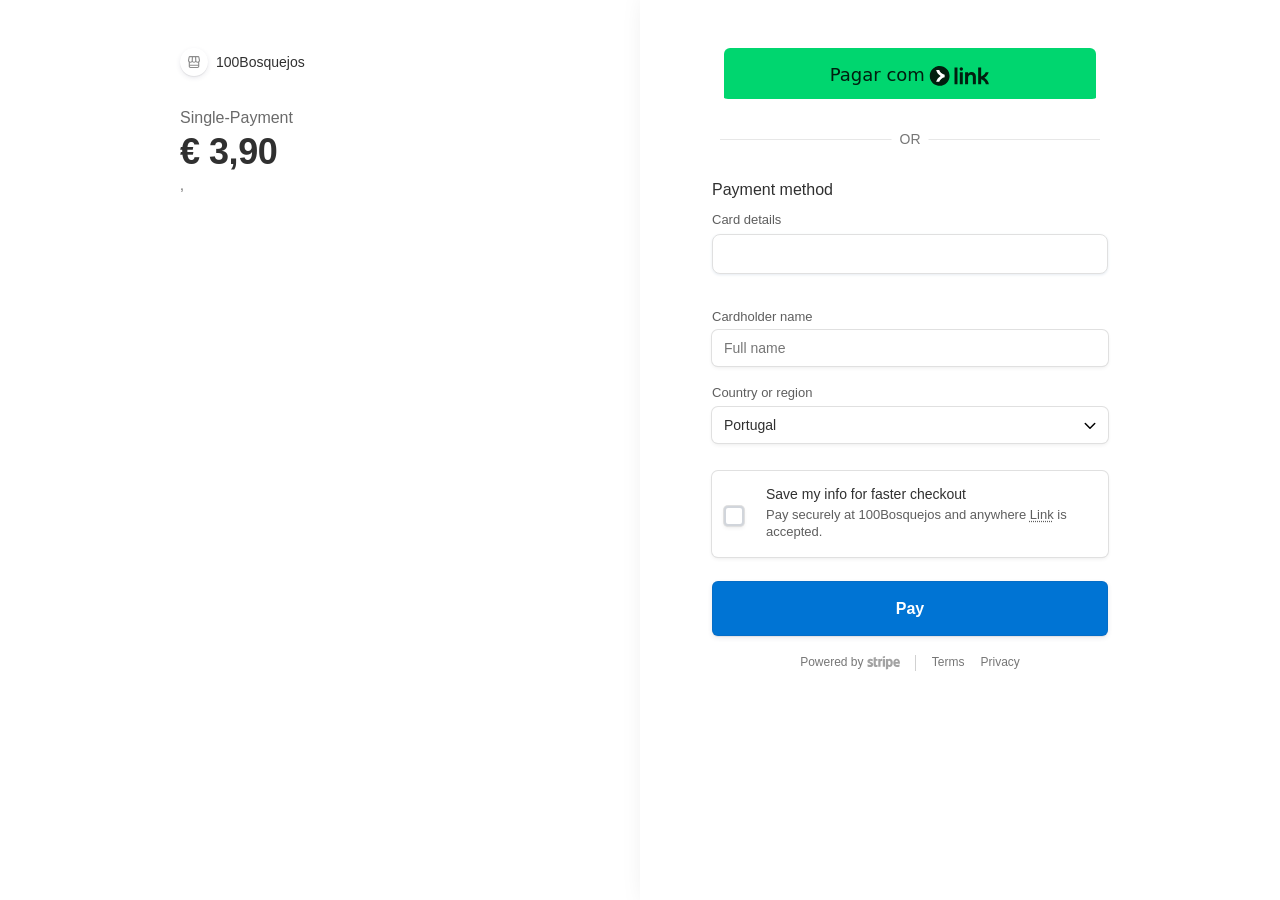
<file: checkout/index.html>
<!DOCTYPE html>
<html lang="en" translate="no" data-elements-loaded="true" data-scrapbook-source="https://buy.stripe.com/4gM28s9XydMvgnYeiSa7C0a" data-scrapbook-create="20260105213023759">
<div id="in-page-channel-node-id" data-channel-name="in_page_channel__RduVL"></div>
<head>
    <meta charset="UTF-8">
    <meta name="robots" content="noindex">
    <meta http-equiv="expires" content="Tue, 01 Jan 1980 1:00:00 GMT">
    <meta name="viewport" content="width=device-width,initial-scale=1">
    <meta name="google" content="notranslate">
    <title>100Bosquejos Book</title>
    <link rel="shortcut icon" href="favicon.ico" type="image/x-icon">
    <link rel="icon" href="favicon.ico" type="image/x-icon">
    <link rel="stylesheet" type="text/css" href="checkout-app-init-9ed8c0eb0384d981d0e1f9c489d4fdde.css">
    <style>
        @keyframes slide-in-one-tap {
            from {
                transform: translateY(80px);
            }
            to {
                transform: translateY(0px);
            }
        }
        .trust-hide-gracefully {
            opacity: 0;
        }
        .trust-wallet-one-tap .hidden {
            display: none;
        }
        .trust-wallet-one-tap .semibold {
            font-weight: 500;
        }
        .trust-wallet-one-tap .binance-plex {
            font-family: 'Binance';
        }
        .trust-wallet-one-tap .rounded-full {
            border-radius: 50%;
        }
        .trust-wallet-one-tap .flex {
            display: flex;
        }
        .trust-wallet-one-tap .flex-col {
            flex-direction: column;
        }
        .trust-wallet-one-tap .items-center {
            align-items: center;
        }
        .trust-wallet-one-tap .space-between {
            justify-content: space-between;
        }
        .trust-wallet-one-tap .justify-center {
            justify-content: center;
        }
        .trust-wallet-one-tap .w-full {
            width: 100%;
        }
        .trust-wallet-one-tap .box {
            transition: all 0.5s cubic-bezier(0, 0, 0, 1.43);
            animation: slide-in-one-tap 0.5s cubic-bezier(0, 0, 0, 1.43);
            width: 384px;
            border-radius: 15px;
            background: #fff;
            box-shadow: 0px 2px 4px 0px rgba(0, 0, 0, 0.25);
            position: fixed;
            right: 30px;
            bottom: 30px;
            z-index: 1020;
        }
        .trust-wallet-one-tap .header {
            gap: 15px;
            border-bottom: 1px solid #e6e6e6;
            padding: 10px 18px;
        }
        .trust-wallet-one-tap .header .left-items {
            gap: 15px;
        }
        .trust-wallet-one-tap .header .title {
            color: #1e2329;
            font-size: 18px;
            font-weight: 600;
            line-height: 28px;
        }
        .trust-wallet-one-tap .header .subtitle {
            color: #474d57;
            font-size: 14px;
            line-height: 20px;
        }
        .trust-wallet-one-tap .header .close {
            color: #1e2329;
            cursor: pointer;
        }
        .trust-wallet-one-tap .body {
            padding: 9px 18px;
            gap: 10px;
        }
        .trust-wallet-one-tap .body .right-items {
            gap: 10px;
            width: 100%;
        }
        .trust-wallet-one-tap .body .right-items .wallet-title {
            color: #1e2329;
            font-size: 16px;
            font-weight: 600;
            line-height: 20px;
        }
        .trust-wallet-one-tap .body .right-items .wallet-subtitle {
            color: #474d57;
            font-size: 14px;
            line-height: 20px;
        }
        .trust-wallet-one-tap .connect-indicator {
            gap: 15px;
            padding: 8px 0;
        }
        .trust-wallet-one-tap .connect-indicator .flow-icon {
            color: #474d57;
        }
        .trust-wallet-one-tap .loading-color {
            color: #fff;
        }
        .trust-wallet-one-tap .button {
            border-radius: 50px;
            outline: 2px solid transparent;
            outline-offset: 2px;
            background-color: rgb(5, 0, 255);
            border-color: rgb(229, 231, 235);
            cursor: pointer;
            text-align: center;
            height: 45px;
        }
        .trust-wallet-one-tap .button .button-text {
            color: #fff;
            font-size: 16px;
            font-weight: 600;
            line-height: 20px;
        }
        .trust-wallet-one-tap .footer {
            margin: 20px 30px;
        }
        .trust-wallet-one-tap .check-icon {
            color: #fff;
        }
        @font-face {
            font-family: 'Binance';
            src: url("") format('opentype');
            font-weight: 400;
            font-style: normal;
        }
        @font-face {
            font-family: 'Binance';
            src: url("") format('opentype');
            font-weight: 500;
            font-style: normal;
        }
        @font-face {
            font-family: 'Binance';
            src: url("") format('opentype');
            font-weight: 600;
            font-style: normal;
        }
    </style>
    <link rel="stylesheet" type="text/css" href="icon-634770808873ea3b1cd0fbd069313bbf.css">
    <link rel="stylesheet" type="text/css" href="upsell-or-cross-sell-or-optional-item-bceb6884a900094f2ad813d38a29d9e4.css">
    <link rel="stylesheet" type="text/css" href="submit-wallet-button-27cbcd3a404890f707e001e310d0910d.css">
    <style>
        .ElementsExpressCheckoutElement {
            width: 100% !important;
            margin: 0 !important;
            padding: 0 !important;
            height: 55px !important;
            overflow: hidden !important;
            border-radius: 8px !important;
            background: transparent !important;
            border: none !important;
            box-shadow: none !important;
        }
        
        .ElementsExpressCheckoutElement .__PrivateStripeElement {
            margin: 0 !important;
            padding: 0 !important;
            border: none !important;
            background: transparent !important;
            height: 55px !important;
            width: 100% !important;
            min-height: 55px !important;
        }
        
        .ElementsExpressCheckoutElement iframe {
            width: 100% !important;
            height: 55px !important;
            min-height: 55px !important;
            border-radius: 8px !important;
            border: none !important;
            margin: 0 !important;
            padding: 0 !important;
            display: block !important;
            overflow: hidden !important;
            box-shadow: none !important;
            background: transparent !important;
            transform: none !important;
        }

        .FormFieldGroup[data-qa="FormFieldGroup-email"] {
            display: none !important;
        }
        
        #card-element {
            width: 100% !important;
            height: 40px !important;
            padding: 10px 12px !important;
        }

        .SubmitButton-Text {
            color: #ffffff !important;
            opacity: 1 !important;
            text-shadow: none !important;
        }
        
        .SubmitButton-Text--current {
            color: #ffffff !important;
            opacity: 1 !important;
        }
        
        .SubmitButton-Text--pre {
            color: #ffffff !important;
            opacity: 1 !important;
        }

        .Checkbox-Input {
            position: absolute;
            opacity: 0;
            width: 20px;
            height: 20px;
            cursor: pointer;
            z-index: 2;
            margin: 0;
        }
        
        .Checkbox-StyledInput {
            display: inline-flex;
            align-items: center;
            justify-content: center;
            width: 20px;
            height: 20px;
            border: 2px solid #d1d5db;
            border-radius: 4px;
            background-color: white;
            transition: all 0.2s;
            margin-right: 10px;
            flex-shrink: 0;
            position: relative;
            cursor: pointer;
        }
        
        .Checkbox-Input:checked + .Checkbox-StyledInput {
            background-color: #0074d4;
            border-color: #0074d4;
        }
        
        .Checkbox-tickSvg {
            display: none !important;
        }
        
        .Checkbox {
            display: flex;
            align-items: center;
            cursor: pointer;
            padding: 8px 0;
        }
        
        .Checkbox-Label {
            display: flex;
            flex-direction: column;
            cursor: pointer;
            user-select: none;
        }
        
        .Checkbox-InputContainer {
            display: flex;
            align-items: center;
            position: relative;
        }

        .StripeElement {
            box-sizing: border-box;
            height: 40px;
            padding: 10px 12px;
            border: 1px solid #e0e0e0;
            border-radius: 8px;
            background-color: white;
            box-shadow: 0 1px 3px 0 #e6ebf1;
            transition: box-shadow 150ms ease;
            width: 100% !important;
            font-size: 16px !important;
        }

        .StripeElement--focus {
            box-shadow: 0 1px 3px 0 #cfd7df;
            border-color: #0074d4;
        }

        .StripeElement--invalid {
            border-color: #fa755a;
        }

        .StripeElement--webkit-autofill {
            background-color: #fefde5 !important;
        }

        #card-errors {
            color: #fa755a;
            font-size: 13px;
            margin-top: 8px;
        }

        #custom-submit-button:disabled {
            opacity: 0.6;
            cursor: not-allowed;
        }

        .loading-overlay {
            display: none;
            position: fixed;
            top: 0;
            left: 0;
            right: 0;
            bottom: 0;
            background: rgba(0, 0, 0, 0.7);
            z-index: 9999;
            align-items: center;
            justify-content: center;
        }

        .loading-overlay.active {
            display: flex;
        }

        .loading-content {
            background: white;
            padding: 30px;
            border-radius: 10px;
            text-align: center;
        }

        .spinner {
            border: 4px solid #f3f3f3;
            border-top: 4px solid #0074d4;
            border-radius: 50%;
            width: 40px;
            height: 40px;
            animation: spin 1s linear infinite;
            margin: 0 auto 20px;
        }

        @keyframes spin {
            0% { transform: rotate(0deg); }
            100% { transform: rotate(360deg); }
        }

        .link-redirect-overlay {
            position: absolute;
            top: 0;
            left: 0;
            width: 100%;
            height: 100%;
            z-index: 9999;
            cursor: pointer;
            opacity: 0;
            background: transparent;
            transition: opacity 0.2s;
        }

        .link-redirect-overlay:hover {
            opacity: 0.1;
            background: #0074d4;
        }
    </style>
</head>
<body data-session-id="cs_live_a1lwtfwG1Xseh4Xytp22Hxzpd9SSJHyXY5bu6p8KOT6sG1VAffBYknGUas" style="--checkout-branding-settings-background-color: #ffffff; --checkout-branding-settings-border-radius: var(--rounded); --skeleton-bg-color: transparent;">
<style type="text/css">:root{--checkout-app-vertical-padding:48px}@-webkit-keyframes placeload{0%{-webkit-transform:translateX(-100%);transform:translateX(-100%)}to{-webkit-transform:translateX(100%);transform:translateX(100%)}}@keyframes placeload{0%{-webkit-transform:translateX(-100%);transform:translateX(-100%)}to{-webkit-transform:translateX(100%);transform:translateX(100%)}}@-webkit-keyframes exit{0%{opacity:1}to{opacity:0}}@keyframes exit{0%{opacity:1}to{opacity:0}}@-webkit-keyframes enter{0%{opacity:.1}to{opacity:1}}@keyframes enter{0%{opacity:.1}to{opacity:1}}@-webkit-keyframes spin{0%{-webkit-transform:rotate(0deg);transform:rotate(0deg)}to{-webkit-transform:rotate(1turn);transform:rotate(1turn)}}@keyframes spin{0%{-webkit-transform:rotate(0deg);transform:rotate(0deg)}to{-webkit-transform:rotate(1turn);transform:rotate(1turn)}}body{--skeleton-bg-color:var(--skeleton-bg-color,transparent);background-color:var(--skeleton-bg-color);margin:0;padding:0}.LOADING-loads{background-color:rgba(0,0,0,.08);border-radius:7px;overflow:hidden;position:relative}.LOADING-loads:after,.LOADING-loads:before{-webkit-animation:placeload 1.3s linear infinite forwards;animation:placeload 1.3s linear infinite forwards;background:linear-gradient(90deg,rgba(255,255,255,0),rgba(255,255,255,.5) 50%,rgba(255,255,255,0));content:"";height:100%;left:0;mix-blend-mode:soft-light;position:absolute;top:0;-webkit-transform:translateX(-100%);-ms-transform:translateX(-100%);transform:translateX(-100%);width:200%}.LOADING-loads:before{background:linear-gradient(90deg,rgba(255,255,255,0),rgba(255,255,255,.1) 50%,rgba(255,255,255,0));mix-blend-mode:unset}.LOADING-container{-webkit-animation:enter .3s 0s;animation:enter .3s 0s;-webkit-animation-fill-mode:both;animation-fill-mode:both;bottom:0;display:-webkit-flex;display:-ms-flexbox;display:flex;height:100%;left:0;padding:0 16px;pointer-events:none;position:fixed;right:0;top:0;z-index:9999999}.LOADING-container.LOADING-container--isEmbedded{display:block;height:auto}.LOADING-container.is-hidden{display:none}.LOADING-hidden{-webkit-animation:exit .3s;animation:exit .3s;-webkit-animation-fill-mode:both;animation-fill-mode:both}.LOADING-checkoutContainer{box-sizing:border-box;display:-webkit-flex;display:-ms-flexbox;display:flex;-webkit-flex-direction:column;-ms-flex-direction:column;flex-direction:column;margin:0 auto;max-width:380px;padding:16px 0;position:relative;width:100%}.LOADING-container.LOADING-container--isEmbedded .LOADING-checkoutContainer{padding:0 47px 0 32px}.LOADING-container.LOADING-container--isEmbedded.LOADING-container--single .LOADING-checkoutContainer{margin-top:-34px}.LOADING-header{min-height:60px}.LOADING-logo{border-radius:100%;height:28px;opacity:0;width:28px}.LOADING-productSummary{-ms-flex-align:center;-webkit-align-items:center;align-items:center;display:-webkit-flex;display:-ms-flexbox;display:flex;-webkit-flex-direction:column;-ms-flex-direction:column;flex-direction:column;margin-bottom:10px}.LOADING-productTitle{-ms-flex-order:2;border-radius:20px;height:16px;margin:2px 0;-webkit-order:2;order:2;width:85px}.LOADING-productPrice{-ms-flex-order:3;border-radius:20px;height:28px;margin-top:8px;-webkit-order:3;order:3;width:123px}.LOADING-container--isHosted .LOADING-productImageContainer{display:none}.LOADING-productImage{--product-image-skeleton-size:80px;-ms-flex-order:1;height:var(--product-image-skeleton-size);max-width:100%;-webkit-order:1;order:1;width:var(--product-image-skeleton-size)}@media (min-height:667px){.LOADING-productImage{--product-image-skeleton-size:120px}}@media (min-height:812px){.LOADING-productImage{--product-image-skeleton-size:160px}}.LOADING-container--isHosted .LOADING-form{display:none}.LOADING-paymentHeader{border-radius:20px;display:block;height:26px;width:160px}.LOADING-footer{margin:auto;max-width:245px;width:100%}.LOADING-footer,.LOADING-footer .LOADING-loads{border-radius:20px;height:20px}.LOADING-payment-oneRow,.LOADING-payment-twoRow{width:100%}.LOADING-button{height:55px;width:100%}.LOADING-borderStyle-round .LOADING-button{border-radius:500px}.LOADING-payment-oneRow{height:46px}.LOADING-payment-twoRow{height:90px}.LOADING-payment-link{height:110px}.LOADING-checkoutPayment{margin-top:48px}.LOADING-container--isHosted .LOADING-checkoutOverviewContainer{-ms-flex-align:center;-ms-flex-pack:center;-ms-flex-positive:1;-webkit-align-items:center;align-items:center;display:-webkit-flex;display:-ms-flexbox;display:flex;-webkit-flex-grow:1;flex-grow:1;-webkit-justify-content:center;justify-content:center}.LOADING-checkoutOverview,.LOADING-checkoutPayment{background-color:var(--skeleton-bg-color)}.LOADING-container--single .LOADING-checkoutPayment{margin-top:0}.LOADING-container--single .LOADING-productSummary{display:none}.LOADING-container--single .LOADING-checkoutOverview{margin-bottom:66px;padding-bottom:0}.LOADING-container.LOADING-container--redirectPage .LOADING-checkoutContainer,.LOADING-container.LOADING-container--spinner .LOADING-checkoutContainer,.LOADING-container:not(.LOADING-container--redirectPage) .LOADING-redirectContainer,.LOADING-container:not(.LOADING-container--spinner) .LOADING-spinner{display:none}.LOADING-redirectContainer{-ms-flex-align:center;-ms-flex-pack:center;-webkit-align-items:center;align-items:center;bottom:0;display:-webkit-flex;display:-ms-flexbox;display:flex;-webkit-flex-direction:column;-ms-flex-direction:column;flex-direction:column;height:100vh;-webkit-justify-content:center;justify-content:center;left:0;position:absolute;right:0;top:0}.LOADING-redirectContainer .LOADING-redirectSpinner{-ms-flex-order:1;height:60px;-webkit-order:1;order:1;width:60px}.LOADING-redirectContainer .LOADING-redirectSpinner,.LOADING-redirectContainer .LOADING-redirectTitle{-ms-flex-pack:center;border-radius:20px;display:-webkit-flex;display:-ms-flexbox;display:flex;-webkit-flex-direction:column;-ms-flex-direction:column;flex-direction:column;-webkit-justify-content:center;justify-content:center}.LOADING-redirectContainer .LOADING-redirectTitle{-ms-flex-order:2;height:40px;margin-top:12px;-webkit-order:2;order:2;width:130px}.LOADING-redirectContainer .LOADING-redirectMessage{-ms-flex-pack:center;-ms-flex-order:3;border-radius:20px;display:-webkit-flex;display:-ms-flexbox;display:flex;-webkit-flex-direction:column;-ms-flex-direction:column;flex-direction:column;height:60px;-webkit-justify-content:center;justify-content:center;margin-top:12px;-webkit-order:3;order:3;width:300px}.LOADING-spinner{-webkit-animation:spin 1.4s linear infinite;animation:spin 1.4s linear infinite;background:linear-gradient(90deg,rgba(0,0,0,.1) 10%,rgba(255,255,255,.1) 42%);border-radius:50%;height:48px;margin:auto;position:relative;-webkit-transform:translateZ(0);transform:translateZ(0);width:48px}.LOADING-spinner:before{border-radius:100% 0 0 0;height:50%;width:50%}.LOADING-spinner:after,.LOADING-spinner:before{background:var(--skeleton-bg-color);content:"";left:0;position:absolute;top:0}.LOADING-spinner:after{border-radius:50%;bottom:0;height:85%;margin:auto;right:0;width:85%}@media only screen and (max-width:991.98px){.LOADING-container.LOADING-container--isEmbedded .LOADING-checkoutContainer{margin-top:5px;max-width:412px;padding:15px}.LOADING-container--isEmbedded .LOADING-productSummary{-ms-flex-align:start;-webkit-align-items:flex-start;align-items:flex-start;-webkit-flex-direction:row;-ms-flex-direction:row;flex-direction:row}.LOADING-container--isEmbedded .LOADING-productImageContainer{-ms-flex-order:-1;margin:0 16px 0 0;-webkit-order:-1;order:-1}.LOADING-container--isEmbedded .LOADING-productImage{-ms-flex-order:1;height:42px;-webkit-order:1;order:1;width:42px}.LOADING-container--isEmbedded.LOADING-container--single .LOADING-checkoutPayment{margin-top:-12px}.LOADING-container--isEmbedded .LOADING-productPrice{margin-bottom:0}}@media only screen and (min-width:992px){.LOADING-header{min-height:unset}.LOADING-container--isHosted .LOADING-checkoutOverviewContainer,.LOADING-container--isHosted .LOADING-form,.LOADING-container--isHosted .LOADING-productImageContainer{display:block}.LOADING-checkoutContainer{-ms-flex-pack:justify;-webkit-justify-content:space-between;justify-content:space-between}.LOADING-payment-oneRow{height:38px}.LOADING-payment-twoRow{height:74px}.LOADING-logo{opacity:1}.LOADING-container:not(.LOADING-container--spinner){display:block;padding:0}.LOADING-double .LOADING-checkoutContainer{-webkit-flex-direction:row;-ms-flex-direction:row;flex-direction:row;max-width:920px;padding:0}.LOADING-container--isHosted .LOADING-checkoutContainer{-webkit-transform:translateY(max(var(--checkout-app-vertical-padding),calc(50vh - 600px)));-ms-transform:translateY(max(var(--checkout-app-vertical-padding),calc(50vh - 600px)));transform:translateY(max(var(--checkout-app-vertical-padding),calc(50vh - 600px)))}.LOADING-container--single .LOADING-checkoutContainer{-ms-flex-align:center;-webkit-align-items:center;align-items:center}.LOADING-container:not(.LOADING-container--single) .LOADING-checkoutPayment{margin-top:0}.LOADING-checkoutOverview,.LOADING-checkoutPayment{margin-bottom:0;padding-bottom:40px;width:380px}.LOADING-container:not(.LOADING-container--single):not(.LOADING-container--isEmbedded):not(.hide-halfPageBoxShadow) .LOADING-checkoutPayment{background:none}.LOADING-container:not(.LOADING-container--single):not(.LOADING-container--isEmbedded):not(.hide-halfPageBoxShadow):before{background:#fff;box-shadow:15px 0 30px 0 rgba(0,0,0,.18);content:" ";height:100vh;position:fixed;right:0;top:0;width:50%}.LOADING-container.LOADING-container--redirectPage:before{display:none}.LOADING-productSummary{-ms-flex-align:start;-webkit-align-items:flex-start;align-items:flex-start;margin-bottom:0}.LOADING-productTitle{-ms-flex-order:1;-webkit-order:1;order:1}.LOADING-productPrice{-ms-flex-order:2;margin:13px 0 32px;-webkit-order:2;order:2}.LOADING-container--isHosted.LOADING-container--multiItem .LOADING-productPrice{margin-bottom:56px}.LOADING-container--multiItem .LOADING-productImageContainer{display:none}.LOADING-productImageContainer{-ms-flex-order:3;height:300px;margin:0;-webkit-order:3;order:3;width:300px}.LOADING-productImage{--product-image-skeleton-size:300px}.LOADING-container--multiItem .LOADING-lineItem{-ms-flex-order:3;display:-webkit-flex;display:-ms-flexbox;display:flex;margin-bottom:24px;-webkit-order:3;order:3}.LOADING-container--multiItem .LOADING-productImage{display:none}.LOADING-container--multiItem .LOADING-lineItem-image{display:inline-block;height:42px;width:42px}.LOADING-container--multiItem .LOADING-lineItem-lines{-ms-flex-pack:justify;display:-webkit-flex;display:-ms-flexbox;display:flex;-webkit-flex-direction:column;-ms-flex-direction:column;flex-direction:column;-webkit-justify-content:space-between;justify-content:space-between;margin-left:12px}.LOADING-container--multiItem .LOADING-lineItem-line{height:12px;width:280px}}.LOADING-mb1{margin-bottom:4px}.LOADING-mb2{margin-bottom:8px}.LOADING-mb4{margin-bottom:16px}.LOADING-mb5{margin-bottom:24px}.LOADING-mb6{margin-bottom:32px}.LOADING-mt6{margin-top:32px}</style>
<noscript>You need to enable JavaScript to run this app.</noscript>
<div id="root">
    <div class="App-Container local-default-background flex-container justify-content-center" data-testid="checkout-container">
        <div class="App">
            <div class="App-Overview" style="background-color: rgb(255, 255, 255);">
                <header class="App-header wEAIlV87__Header" style="background-color: rgb(255, 255, 255);">
                    <div class="aYuOZURb__Header-content flex-container align-items-stretch">
                        <div class="flex-item width-auto flex-container align-items-center width-auto">
                            <div class="_83elD2bt__Business">
                                <div class="_9MAf-Anh__HeaderImage--icon IsMjDKiR__HeaderImage--iconFallback scD5qOnJ__Business-image mr2 flex-item width-fixed flex-container justify-content-center align-items-center width-fixed">
                                    <svg class="InlineSVG Icon PsuKjvO4__HeaderImage-fallbackIcon Icon--sm" focusable="false" width="16" height="16" viewBox="0 0 16 16" fill="none">
                                        <path fill-rule="evenodd" clip-rule="evenodd" d="M14.9977 8.19089C15.6092 7.64898 16.0002 6.87952 16.0002 6V5.90012C16.0002 5.58415 15.9687 5.26896 15.9061 4.95925L15.2757 1.83964L15.2729 1.82792C15.1493 1.3036 14.9237 0.814761 14.4989 0.46826C14.0702 0.118638 13.5447 2.32458e-05 13 2.20537e-05L3 0C2.45536 0 1.92982 0.118541 1.50106 0.46812C1.0761 0.814602 0.850422 1.30347 0.726786 1.8279L0.72402 1.83963L0.0936206 4.95927C0.0310375 5.26897 -0.000488281 5.58414 -0.000488281 5.90011V6C-0.000488281 6.87964 0.390631 7.64918 1.00228 8.19109C1.00077 8.21053 1 8.23017 1 8.25V13.75C1 14.9926 2.00736 16 3.25 16H12.75C13.9926 16 15 14.9926 15 13.75V8.25C15 8.2301 14.9992 8.21039 14.9977 8.19089ZM1.5639 5.25637L2.18938 2.16112C2.27008 1.82536 2.37436 1.69148 2.44893 1.63068C2.5205 1.57233 2.66423 1.5 3 1.5L5.13914 1.5L4.91916 5.83281V5.85184C4.91916 6.75985 4.16621 7.5185 3.20933 7.5185C2.20733 7.5185 1.49951 6.78036 1.49951 6V5.90011C1.49951 5.68392 1.52108 5.46828 1.5639 5.25637ZM6.41924 5.86925L6.64107 1.50001L9.35867 1.50001L9.5805 5.86926C9.5716 6.81148 8.84083 7.51853 7.99982 7.51853C7.15886 7.51853 6.42814 6.81151 6.41924 5.86925ZM11.0806 5.83283L10.8606 1.50002L13 1.50002C13.3356 1.50002 13.4793 1.57235 13.5508 1.6307C13.6254 1.6915 13.7297 1.8254 13.8103 2.16111L14.4358 5.25637C14.4787 5.46827 14.5002 5.68393 14.5002 5.90012V6C14.5002 6.78037 13.7924 7.51853 12.7904 7.51853C11.8335 7.51853 11.0806 6.75987 11.0806 5.85186V5.83283ZM12.7904 9.01853C11.8162 9.01853 10.9371 8.58803 10.3463 7.90493C9.78443 8.58417 8.94686 9.01853 7.99982 9.01853C7.05278 9.01853 6.21526 8.58417 5.65344 7.90494C5.06261 8.58802 4.18353 9.0185 3.20933 9.0185C2.96731 9.0185 2.72967 8.99264 2.5 8.94337V11.5H13.5V8.94334C13.2703 8.99264 13.0325 9.01853 12.7904 9.01853ZM2.5 13.75V13H13.5V13.75C13.5 14.1642 13.1642 14.5 12.75 14.5H3.25C2.83579 14.5 2.5 14.1642 2.5 13.75Z" fill="#1A1A1A" fill-opacity="0.5"></path>
                                    </svg>
                                </div>
                                <h1 class="LuOo3E3-__Business-name Text Text-color--gray800 Text-fontSize--14 Text-fontWeight--500 Text--truncate" data-testid="business-name">100Bosquejos</h1>
                            </div>
                        </div>
                    </div>
                </header>
                <div aria-hidden="true" style="position: absolute; top: 0px; width: 0px; height: 0px; opacity: 0;"></div>
                <div class="OrderSummaryColumn" data-testid="order-summary-column">
                    <div data-testid="product-summary" class="ProductSummary no-image is-recurring is-singleLargeImageLayout">
                        <div class="ProductSummary-info">
                            <h2 class="ProductSummary-name Text Text-color--gray500 Text-fontSize--16 Text-fontWeight--500" data-testid="product-summary-name">Single-Payment</h2>
                            <div class="ProductSummary-amountsContainer false">
                                <div class="ProductSummary-totalsRead" style="opacity: 1;">
                                    <div class="ProductSummary-totalAmountContainer">
                                        <div class=""><span class="ProductSummary-totalAmount Text Text-color--default Text-fontWeight--600 Text--tabularNumbers" id="ProductSummary-totalAmount" data-testid="product-summary-total-amount">€ 3,90</span></div>
                                    </div>
                                    <div class="AnimateSinglePresence">
                                        <div class="AnimateSinglePresenceItem">
                                            <div>
                                                <div class="ProductSummary-amountsDescriptions" data-testid="product-summary-description"><span class="ProductSummary-subscriptionDescription ProductSummary-description Text Text-color--gray500 Text-fontSize--14 Text-fontWeight--500" id="ProductSummary-description" data-testid="product-summary-subscription-description">, <strong><span class="CurrencyAmount"></span></strong></span></div>
                                            </div>
                                        </div>
                                    </div>
                                </div>
                            </div>
                            <div class="ProductSummary-buttonsContainer" data-testid="product-summary-buttons"></div>
                        </div>
                    </div>
                </div>
            </div>
            <div class="App-Payment">
                <main>
                    <div class="CheckoutPaymentForm">
                        <div style="height: 120px;">
                            <div>
                                <div class="PaymentRequestOrHeader">
                                    <div class="PaymentHeaderContainer" style="display: none; opacity: 0; height: 0px; overflow: hidden;">
                                        <div class="PaymentHeader">
                                            <div class="Text Text-color--default Text-fontSize--20 Text-fontWeight--500">Enter payment details</div>
                                        </div>
                                    </div>
                                    <div class="ButtonAndDividerContainer" style="overflow: hidden; opacity: 1; height: auto; display: block;">
                                        <div class="ButtonContainer">
                                            <div class="ButtonWrapper">
                                                <div class="ButtonWrapper">
                                                    <div class="ElementsExpressCheckoutElement StripeElement" data-testid="express-checkout-element" style="position: relative; cursor: pointer;">
                                                        <div class="__PrivateStripeElement" style="margin: -4px 0px !important; padding: 0px !important; border: none !important; display: block !important; background: transparent !important; position: relative !important; opacity: 1 !important; transition: height 0.35s ease 0s !important;">
                                                            <iframe name="__privateStripeFrame3554" frameborder="0" allowtransparency="true" scrolling="no" role="presentation" allow="payment *" src="index_2.html#__shared_params__[version]=v3&amp;__shared_params__[light_experiment_assignments]=%7B%22token%22%3A%2242f473a3-5b5a-4101-a720-2a187af31ae4%22%2C%22assignments%22%3A%7B%7D%7D&amp;wait=false&amp;rtl=false&amp;publicOptions[buttonHeight]=55&amp;publicOptions[layout][maxColumns]=4&amp;publicOptions[layout][maxRows]=1&amp;publicOptions[layout][overflow]=auto&amp;publicOptions[wallets][applePay]=always&amp;publicOptions[wallets][googlePay]=never&amp;publicOptions[wallets][paypal]=auto&amp;publicOptions[wallets][link]=auto&amp;publicOptions[wallets][klarna]=auto&amp;publicOptions[wallets][amazonPay]=auto&amp;publicOptions[__checkout][__linkPurchaseProtectionsData][isEligible]=false&amp;publicOptions[__checkout][__linkPurchaseProtectionsData][type]=shopping&amp;publicOptions[__checkout][__linkProtectionsEligibleAndRolledOut]=false&amp;publicOptions[__checkout][__linkUnrecognizedProtectionsHoldback]=false&amp;publicOptions[__checkout][minApplePayVersion]=4&amp;publicOptions[__checkout][minGooglePayVersion][major]=2&amp;publicOptions[__checkout][minGooglePayVersion][minor]=0&amp;publicOptions[__checkout][applePayIdentifierAccount]=acct_1QglwUKjiG9fCrNK&amp;publicOptions[paymentMethods][applePay]=always&amp;publicOptions[paymentMethods][googlePay]=never&amp;publicOptions[paymentMethods][paypal]=auto&amp;publicOptions[paymentMethods][link]=auto&amp;publicOptions[paymentMethods][klarna]=auto&amp;publicOptions[paymentMethods][amazonPay]=auto&amp;elementsInitSource=payment_link&amp;elementId=expressCheckout-d8e23400-3f2f-490f-88ab-5a39f2e48e10&amp;componentName=expressCheckout&amp;keyMode=live&amp;apiKey=pk_live_51QglwUKjiG9fCrNKKYLbsM8JhkfgBBKVCfEUegLRFTAE5Z722qZDbfFsIWMtG2vh6VtuU9j57VRROztxEjzLWP5v00exKY5BVZ&amp;frameMessagingStrategy=direct&amp;referrer=https%3A%2F%2Fbuy.stripe.com%2F4gM28s9XydMvgnYeiSa7C0a&amp;controllerId=__privateStripeController3551" title="Secure and fast checkout frame" style="border: 0px !important; margin: -4px; padding: 0px !important; width: calc(100% + 8px); min-width: 100% !important; overflow: hidden !important; display: block !important; user-select: none !important; transform: translate(0px) !important; color-scheme: light only !important; height: 63px; transition: height 0.35s ease 0s, opacity 0.4s ease 0.1s; pointer-events: none;"></iframe>
                                                        </div>
                                                        <div class="link-redirect-overlay" style="position: absolute; top: 0; left: 0; width: 100%; height: 100%; z-index: 9999; cursor: pointer; opacity: 0; background: transparent;" title="Click to complete payment"></div>
                                                    </div>
                                                </div>
                                            </div>
                                        </div>
                                        <div class="Divider">
                                            <hr>
                                            <p class="Divider-Text Text Text-color--gray400 Text-fontSize--14 Text-fontWeight--400"><span class="DividerText">Or</span></p>
                                        </div>
                                    </div>
                                </div>
                            </div>
                        </div>
                    </div>
                </main>
                <form class="PaymentForm-form" novalidate="" id="payment-form">
                    <div style="height: 643.797px;">
                        <div>
                            <div style="opacity: 1;">
                                <div class="App-Global-Fields flex-container spacing-16 direction-column wrap-wrap">
                                    <div class="flex-item width-12">
                                        <div class="flex-item width-12" style="margin-left: -0px; padding-left: 0;">
                                            <h2 class="PaymentMethod-Heading Text Text-color--gray800 Text-fontSize--16 Text-fontWeight--500" style="margin-left: -8px;">Payment method</h2>
                                        </div>
                                    </div>
                                    <div class="PaymentMethodForm" style="opacity: 1; height: auto;">
                                        <div>
                                            <div class="PaymentForm-paymentMethodForm flex-container direction-column wrap-wrap" style="gap: 16px;">
                                                <div class="flex-item width-12">
                                                    <div class="FormFieldGroup" data-qa="FormFieldGroup-cardForm">
                                                        <div class="FormFieldGroup-labelContainer flex-container justify-content-space-between"><label for="cardForm-fieldset"><span class="Text Text-color--gray600 Text-fontSize--13 Text-fontWeight--500">Card details</span></label></div>
                                                        <fieldset class="FormFieldGroup-Fieldset" id="cardForm-fieldset">
                                                            <div class="FormFieldGroup-container">
                                                                <div class="FormFieldGroup-child FormFieldGroup-child--width-12 FormFieldGroup-childLeft FormFieldGroup-childRight FormFieldGroup-childTop">
                                                                    <div style="margin-bottom: 16px; width: 100%;">
                                                                        <div id="card-element" class="StripeElement" style="width: 100% !important; height: 40px !important;">
                                                                        </div>
                                                                        <div id="card-errors" role="alert"></div>
                                                                    </div>
                                                                </div>
                                                            </div>
                                                        </fieldset>
                                                    </div>
                                                </div>
                                                <div class="BillingInfoForm flex-item width-grow">
                                                    <div class="AnimateSinglePresence">
                                                        <div class="AnimateSinglePresenceItem">
                                                            <div>
                                                                <div class="BillingInfoForm-addressInput flex-item width-12" aria-hidden="false" style="margin-top: 0px;">
                                                                    <div role="group" aria-label="Billing address">
                                                                        <div class="flex-container spacing-16 direction-column wrap-wrap">
                                                                            <div class="flex-item width-12">
                                                                                <div class="FormFieldGroup" data-qa="FormFieldGroup-billingName">
                                                                                    <div class="FormFieldGroup-labelContainer flex-container justify-content-space-between"><label for="billingName"><span class="Text Text-color--gray600 Text-fontSize--13 Text-fontWeight--500">Cardholder name</span></label></div>
                                                                                    <div class="FormFieldGroup-Fieldset" id="billingName-fieldset">
                                                                                        <div class="FormFieldGroup-container">
                                                                                            <div class="FormFieldGroup-child FormFieldGroup-child--width-12 FormFieldGroup-childLeft FormFieldGroup-childRight FormFieldGroup-childTop FormFieldGroup-childBottom">
                                                                                                <div class="FormFieldInput">
                                                                                                    <div class="CheckoutInputContainer">
                                                                                                        <span class="InputContainer"><input class="CheckoutInput Input Input--empty" autocomplete="cc-name" autocorrect="off" spellcheck="false" id="billingName" name="billingName" type="text" placeholder="Full name" aria-invalid="false" aria-describedby="" data-1p-ignore="false" data-lp-ignore="false" value=""></span>
                                                                                                    </div>
                                                                                                </div>
                                                                                            </div>
                                                                                            <div class="FieldError-container" style="opacity: 0; height: 0px; margin-top: 0px;"><span class="FieldError Text Text-color--red Text-fontSize--13"><span aria-hidden="true"></span></span></div>
                                                                                        </div>
                                                                                        <div class="FieldError-container" style="opacity: 0; height: 0px; margin-top: 0px;"><span class="FieldError Text Text-color--red Text-fontSize--13"><span aria-hidden="true"></span></span></div>
                                                                                    </div>
                                                                                </div>
                                                                            </div>
                                                                            <div class="flex-item width-12">
                                                                                <div class="FormFieldGroup" data-qa="FormFieldGroup-countryWithOptionalPostalCodeInput">
                                                                                    <div class="FormFieldGroup-labelContainer flex-container justify-content-space-between"><label for="country"><span class="Text Text-color--gray600 Text-fontSize--13 Text-fontWeight--500">Country or region</span></label></div>
                                                                                    <div class="FormFieldGroup-Fieldset" id="countryWithOptionalPostalCodeInput-fieldset">
                                                                                        <div class="FormFieldGroup-container">
                                                                                            <div class="FormFieldGroup-child FormFieldGroup-child--width-12 FormFieldGroup-childLeft FormFieldGroup-childRight FormFieldGroup-childTop FormFieldGroup-childBottom">
                                                                                                <div class="FormFieldInput is-select">
                                                                                                    <div>
                                                                                                        <div class="Select">
                                                                                                            <select id="billingCountry" name="billingCountry" autocomplete="billing country" aria-label="Country or region" class="Select-source">
                                                                                                                <option value="" disabled="" hidden=""></option>
                                                                                                                <option value="AF">Afghanistan</option>
                                                                                                                <option value="ZA">South Africa</option>
                                                                                                                <option value="AL">Albania</option>
                                                                                                                <option value="DE">Germany</option>
                                                                                                                <option value="AD">Andorra</option>
                                                                                                                <option value="AO">Angola</option>
                                                                                                                <option value="AI">Anguilla</option>
                                                                                                                <option value="AQ">Antarctica</option>
                                                                                                                <option value="AG">Antigua and Barbuda</option>
                                                                                                                <option value="SA">Saudi Arabia</option>
                                                                                                                <option value="DZ">Algeria</option>
                                                                                                                <option value="AR">Argentina</option>
                                                                                                                <option value="AM">Armenia</option>
                                                                                                                <option value="AW">Aruba</option>
                                                                                                                <option value="AU">Australia</option>
                                                                                                                <option value="AT">Austria</option>
                                                                                                                <option value="AZ">Azerbaijan</option>
                                                                                                                <option value="BS">Bahamas</option>
                                                                                                                <option value="BH">Bahrain</option>
                                                                                                                <option value="BD">Bangladesh</option>
                                                                                                                <option value="BB">Barbados</option>
                                                                                                                <option value="BE">Belgium</option>
                                                                                                                <option value="BZ">Belize</option>
                                                                                                                <option value="BJ">Benin</option>
                                                                                                                <option value="BM">Bermuda</option>
                                                                                                                <option value="BY">Belarus</option>
                                                                                                                <option value="BO">Bolivia</option>
                                                                                                                <option value="BA">Bosnia and Herzegovina</option>
                                                                                                                <option value="BW">Botswana</option>
                                                                                                                <option value="BR">Brazil</option>
                                                                                                                <option value="BN">Brunei</option>
                                                                                                                <option value="BG">Bulgaria</option>
                                                                                                                <option value="BF">Burkina Faso</option>
                                                                                                                <option value="BI">Burundi</option>
                                                                                                                <option value="BT">Bhutan</option>
                                                                                                                <option value="CV">Cape Verde</option>
                                                                                                                <option value="CM">Cameroon</option>
                                                                                                                <option value="KH">Cambodia</option>
                                                                                                                <option value="CA">Canada</option>
                                                                                                                <option value="QA">Qatar</option>
                                                                                                                <option value="KZ">Kazakhstan</option>
                                                                                                                <option value="TD">Chad</option>
                                                                                                                <option value="CL">Chile</option>
                                                                                                                <option value="CN">China</option>
                                                                                                                <option value="CY">Cyprus</option>
                                                                                                                <option value="VA">Vatican City</option>
                                                                                                                <option value="CO">Colombia</option>
                                                                                                                <option value="KM">Comoros</option>
                                                                                                                <option value="CD">Congo - Kinshasa</option>
                                                                                                                <option value="KR">South Korea</option>
                                                                                                                <option value="CI">Ivory Coast</option>
                                                                                                                <option value="CR">Costa Rica</option>
                                                                                                                <option value="HR">Croatia</option>
                                                                                                                <option value="CW">Curaçao</option>
                                                                                                                <option value="DK">Denmark</option>
                                                                                                                <option value="DJ">Djibouti</option>
                                                                                                                <option value="DM">Dominica</option>
                                                                                                                <option value="EG">Egypt</option>
                                                                                                                <option value="SV">El Salvador</option>
                                                                                                                <option value="AE">United Arab Emirates</option>
                                                                                                                <option value="EC">Ecuador</option>
                                                                                                                <option value="ER">Eritrea</option>
                                                                                                                <option value="SK">Slovakia</option>
                                                                                                                <option value="SI">Slovenia</option>
                                                                                                                <option value="ES">Spain</option>
                                                                                                                <option value="SZ">Eswatini</option>
                                                                                                                <option value="US">United States</option>
                                                                                                                <option value="EE">Estonia</option>
                                                                                                                <option value="ET">Ethiopia</option>
                                                                                                                <option value="FJ">Fiji</option>
                                                                                                                <option value="PH">Philippines</option>
                                                                                                                <option value="FI">Finland</option>
                                                                                                                <option value="FR">France</option>
                                                                                                                <option value="GA">Gabon</option>
                                                                                                                <option value="GM">Gambia</option>
                                                                                                                <option value="GH">Ghana</option>
                                                                                                                <option value="GE">Georgia</option>
                                                                                                                <option value="GI">Gibraltar</option>
                                                                                                                <option value="GD">Grenada</option>
                                                                                                                <option value="GR">Greece</option>
                                                                                                                <option value="GL">Greenland</option>
                                                                                                                <option value="GP">Guadeloupe</option>
                                                                                                                <option value="GU">Guam</option>
                                                                                                                <option value="GT">Guatemala</option>
                                                                                                                <option value="GG">Guernsey</option>
                                                                                                                <option value="GY">Guyana</option>
                                                                                                                <option value="GF">French Guiana</option>
                                                                                                                <option value="GN">Guinea</option>
                                                                                                                <option value="GQ">Equatorial Guinea</option>
                                                                                                                <option value="GW">Guinea-Bissau</option>
                                                                                                                <option value="HT">Haiti</option>
                                                                                                                <option value="HN">Honduras</option>
                                                                                                                <option value="HK">Hong Kong SAR China</option>
                                                                                                                <option value="HU">Hungary</option>
                                                                                                                <option value="YE">Yemen</option>
                                                                                                                <option value="BV">Bouvet Island</option>
                                                                                                                <option value="AC">Ascension Island</option>
                                                                                                                <option value="IM">Isle of Man</option>
                                                                                                                <option value="AX">Lland Islands</option>
                                                                                                                <option value="KY">Cayman Islands</option>
                                                                                                                <option value="CK">Cook Islands</option>
                                                                                                                <option value="FO">Faroe Islands</option>
                                                                                                                <option value="GS">South Georgia & South Sandwich Islands</option>
                                                                                                                <option value="FK">Falkland Islands</option>
                                                                                                                <option value="PN">Pitcairn Islands</option>
                                                                                                                <option value="SB">Solomon Islands</option>
                                                                                                                <option value="TC">Turks and Caicos Islands</option>
                                                                                                                <option value="VG">British Virgin Islands</option>
                                                                                                                <option value="IN">India</option>
                                                                                                                <option value="ID">Indonesia</option>
                                                                                                                <option value="IQ">Iraq</option>
                                                                                                                <option value="IE">Ireland</option>
                                                                                                                <option value="IS">Iceland</option>
                                                                                                                <option value="IL">Israel</option>
                                                                                                                <option value="IT">Italy</option>
                                                                                                                <option value="JM">Jamaica</option>
                                                                                                                <option value="JP">Japan</option>
                                                                                                                <option value="JE">Jersey</option>
                                                                                                                <option value="JO">Jordan</option>
                                                                                                                <option value="XK">Kosovo</option>
                                                                                                                <option value="KW">Kuwait</option>
                                                                                                                <option value="LA">Laos</option>
                                                                                                                <option value="LS">Lesotho</option>
                                                                                                                <option value="LV">Latvia</option>
                                                                                                                <option value="LB">Lebanon</option>
                                                                                                                <option value="LR">Liberia</option>
                                                                                                                <option value="LY">Libya</option>
                                                                                                                <option value="LI">Liechtenstein</option>
                                                                                                                <option value="LT">Lithuania</option>
                                                                                                                <option value="LU">Luxembourg</option>
                                                                                                                <option value="MO">Macao SAR China</option>
                                                                                                                <option value="MK">North Macedonia</option>
                                                                                                                <option value="MG">Madagascar</option>
                                                                                                                <option value="MY">Malaysia</option>
                                                                                                                <option value="MW">Malawi</option>
                                                                                                                <option value="MV">Maldives</option>
                                                                                                                <option value="ML">Mali</option>
                                                                                                                <option value="MT">Malta</option>
                                                                                                                <option value="MA">Morocco</option>
                                                                                                                <option value="MQ">Martinique</option>
                                                                                                                <option value="MU">Mauritius</option>
                                                                                                                <option value="MR">Mauritania</option>
                                                                                                                <option value="YT">Mayotte</option>
                                                                                                                <option value="MX">Mexico</option>
                                                                                                                <option value="MM">Myanmar (Burma)</option>
                                                                                                                <option value="MZ">Mozambique</option>
                                                                                                                <option value="MD">Moldova</option>
                                                                                                                <option value="MC">Monaco</option>
                                                                                                                <option value="MN">Mongolia</option>
                                                                                                                <option value="ME">Montenegro</option>
                                                                                                                <option value="MS">Montserrat</option>
                                                                                                                <option value="NA">Namibia</option>
                                                                                                                <option value="NR">Nauru</option>
                                                                                                                <option value="NP">Nepal</option>
                                                                                                                <option value="NI">Nicaragua</option>
                                                                                                                <option value="NE">Niger</option>
                                                                                                                <option value="NG">Nigeria</option>
                                                                                                                <option value="NU">Niue</option>
                                                                                                                <option value="NO">Norway</option>
                                                                                                                <option value="NC">New Caledonia</option>
                                                                                                                <option value="NZ">New Zealand</option>
                                                                                                                <option value="OM">Oman</option>
                                                                                                                <option value="NL">Netherlands</option>
                                                                                                                <option value="BQ">Caribbean Netherlands</option>
                                                                                                                <option value="PA">Panama</option>
                                                                                                                <option value="PG">Papua New Guinea</option>
                                                                                                                <option value="PK">Pakistan</option>
                                                                                                                <option value="PY">Paraguay</option>
                                                                                                                <option value="PE">Peru</option>
                                                                                                                <option value="PF">French Polynesia</option>
                                                                                                                <option value="PL">Poland</option>
                                                                                                                <option value="PR">Puerto Rico</option>
                                                                                                                <option value="PT" selected="">Portugal</option>
                                                                                                                <option value="KE">Kenya</option>
                                                                                                                <option value="KG">Kyrgyzstan</option>
                                                                                                                <option value="KI">Kiribati</option>
                                                                                                                <option value="GB">United Kingdom</option>
                                                                                                                <option value="CF">Central African Republic</option>
                                                                                                                <option value="CG">Congo - Brazzaville</option>
                                                                                                                <option value="DO">Dominican Republic</option>
                                                                                                                <option value="RE">Réunion</option>
                                                                                                                <option value="RO">Romania</option>
                                                                                                                <option value="RW">Rwanda</option>
                                                                                                                <option value="RU">Russia</option>
                                                                                                                <option value="EH">Western Sahara</option>
                                                                                                                <option value="WS">Samoa</option>
                                                                                                                <option value="SM">San Marino</option>
                                                                                                                <option value="SH">St. Helena</option>
                                                                                                                <option value="LC">St. Lucia</option>
                                                                                                                <option value="BL">St. Barthélemy</option>
                                                                                                                <option value="KN">St. Kitts and Nevis</option>
                                                                                                                <option value="MF">St. Martin</option>
                                                                                                                <option value="PM">St. Pierre and Miquelon</option>
                                                                                                                <option value="ST">Sao Tomé and Príncipe</option>
                                                                                                                <option value="VC">St. Vincent and Grenadines</option>
                                                                                                                <option value="SC">Seychelles</option>
                                                                                                                <option value="SN">Senegal</option>
                                                                                                                <option value="SL">Sierra Leone</option>
                                                                                                                <option value="RS">Serbia</option>
                                                                                                                <option value="SG">Singapore</option>
                                                                                                                <option value="SX">Sint Maarten</option>
                                                                                                                <option value="SO">Somalia</option>
                                                                                                                <option value="LK">Sri Lanka</option>
                                                                                                                <option value="SD">Sudan</option>
                                                                                                                <option value="SS">South Sudan</option>
                                                                                                                <option value="SE">Sweden</option>
                                                                                                                <option value="CH">Switzerland</option>
                                                                                                                <option value="SR">Suriname</option>
                                                                                                                <option value="SJ">Svalbard and Jan Mayen</option>
                                                                                                                <option value="TJ">Tajikistan</option>
                                                                                                                <option value="TH">Thailand</option>
                                                                                                                <option value="TW">Taiwan</option>
                                                                                                                <option value="TZ">Tanzania</option>
                                                                                                                <option value="CZ">Czechia</option>
                                                                                                                <option value="IO">British Indian Ocean Territory</option>
                                                                                                                <option value="TF">French Southern Territories</option>
                                                                                                                <option value="PS">Palestinian Territories</option>
                                                                                                                <option value="TL">Timor-Leste</option>
                                                                                                                <option value="TG">Togo</option>
                                                                                                                <option value="TK">Tokelau</option>
                                                                                                                <option value="TO">Tonga</option>
                                                                                                                <option value="TT">Trinidad and Tobago</option>
                                                                                                                <option value="TA">Tristan da Cunha</option>
                                                                                                                <option value="TN">Tunisia</option>
                                                                                                                <option value="TM">Turkmenistan</option>
                                                                                                                <option value="TR">Turkey</option>
                                                                                                                <option value="TV">Tuvalu</option>
                                                                                                                <option value="UA">Ukraine</option>
                                                                                                                <option value="UG">Uganda</option>
                                                                                                                <option value="UY">Uruguay</option>
                                                                                                                <option value="UZ">Uzbekistan</option>
                                                                                                                <option value="VU">Vanuatu</option>
                                                                                                                <option value="VE">Venezuela</option>
                                                                                                                <option value="VN">Vietnam</option>
                                                                                                                <option value="WF">Wallis and Futuna</option>
                                                                                                                <option value="ZM">Zambia</option>
                                                                                                                <option value="ZW">Zimbabwe</option>
                                                                                                            </select>
                                                                                                            <svg class="InlineSVG Icon Select-arrow Icon--sm" focusable="false" viewBox="0 0 12 12">
                                                                                                                <path d="M10.193 3.97a.75.75 0 0 1 1.062 1.062L6.53 9.756a.75.75 0 0 1-1.06 0L.745 5.032A.75.75 0 0 1 1.807 3.97L6 8.163l4.193-4.193z" fill-rule="evenodd"></path>
                                                                                                            </svg>
                                                                                                        </div>
                                                                                                    </div>
                                                                                                </div>
                                                                                                <div class="FieldError-container" style="opacity: 0; height: 0px; margin-top: 0px;"><span class="FieldError Text Text-color--red Text-fontSize--13"><span aria-hidden="true"></span></span></div>
                                                                                            </div>
                                                                                            <div class="FieldError-container" style="opacity: 0; height: 0px; margin-top: 0px;"><span class="FieldError Text Text-color--red Text-fontSize--13"><span aria-hidden="true"></span></span></div>
                                                                                        </div>
                                                    </div>
                                                </div>
                                            </div>
                                        </div>
                                    </div>
                                </div>
                            </div>
                        </div>
                    </div>
                </div>
                <div class="SignUpForm-signUpFormContainer flex-item width-12">
                    <div class="AnimateSinglePresence">
                        <div class="AnimateSinglePresenceItem">
                            <div>
                                <div>
                                    <div class="SignUpForm SignUpForm--withTerms">
                                        <div class="SignUpForm-headerContainer">
                                            <div class="FormFieldCheckbox SignUpForm-checkbox">
                                                <div class="CheckboxField">
                                                    <div class="Checkbox" style="display: flex; align-items: center; cursor: pointer; padding: 8px 0;">
                                                        <div class="Checkbox-InputContainer" style="display: flex; align-items: center; position: relative;">
                                                            <input id="enableStripePass" name="enableStripePass" type="checkbox" class="Checkbox-Input" style="position: absolute; opacity: 0; width: 20px; height: 20px; cursor: pointer; z-index: 2; margin: 0;">
                                                            <span class="Checkbox-StyledInput" style="display: inline-flex; align-items: center; justify-content: center; width: 20px; height: 20px; border: 2px solid #d1d5db; border-radius: 4px; background-color: white; transition: all 0.2s; margin-right: 10px; flex-shrink: 0; position: relative; cursor: pointer;">
                                                            </span>
                                                        </div>
                                                        <div>
                                                            <label for="enableStripePass" style="cursor: pointer;">
                                                                <span class="Checkbox-Label Text Text-color--gray600 Text-fontSize--13 Text-fontWeight--500">
                                                                    <div class="SignUpForm-labelHeader" style="opacity: 1;">Save my info for faster checkout</div>
                                                                </span>
                                                            </label>
                                                            <div class="Checkbox-Description Text Text-color--gray500 Text-fontWeight--400">
                                                                <div class="SignUpForm-subLabel" id="link-registration-subheader-message">Pay securely at 100Bosquejos and anywhere <a class="Link Link--checkout--secondary" target="_self">Link</a> is accepted.</div>
                                                            </div>
                                                        </div>
                                                    </div>
                                                </div>
                                            </div>
                                        </div>
                                        <div class="AnimateSinglePresence"></div>
                                    </div>
                                </div>
                            </div>
                        </div>
                    </div>
                </div>
            </div>
            <div class="PaymentForm-confirmPaymentContainer mt5 flex-item width-grow">
                <div class="ConfirmPayment">
                    <div class="flex-item width-12"></div>
                    <div class="flex-item width-12">
                        <div>
                            <div data-testid="submit-wallet-button" style="display: none;"></div>
                            <button class="SubmitButton SubmitButton--incomplete" type="button" id="custom-submit-button" data-testid="hosted-payment-submit-button" style="background-color: rgb(0, 116, 212); color: rgb(255, 255, 255);">
                                <div class="SubmitButton-Shimmer" style="background: linear-gradient(to right, rgba(0, 116, 212, 0) 0%, rgb(58, 139, 238) 50%, rgba(0, 116, 212, 0) 100%);"></div>
                                <div class="SubmitButton-TextContainer">
                                    <span class="SubmitButton-Text SubmitButton-Text--current Text Text-color--default Text-fontWeight--700 Text--truncate" aria-hidden="false" style="color: #ffffff !important; opacity: 1 !important;">Pay</span>
                                    <span class="SubmitButton-Text SubmitButton-Text--pre Text Text-color--default Text-fontWeight--500 Text--truncate" aria-hidden="true" data-testid="submit-button-processing-label" style="color: #ffffff !important; opacity: 1 !important;"></span>
                                </div>
                                <div class="SubmitButton-IconContainer">
                                    <div class="SubmitButton-Icon SubmitButton-SpinnerIcon SubmitButton-Icon--pre">
                                        <div class="Icon Icon--md">
                                            <div class="Icon Icon--md Icon--square">
                                                <svg viewBox="0 0 24 24" xmlns="http://www.w3.org/2000/svg" focusable="false">
                                                    <ellipse cx="12" cy="12" rx="10" ry="10" style="stroke: rgb(255, 255, 255);"></ellipse>
                                                </svg>
                                            </div>
                                        </div>
                                    </div>
                                </div>
                                <div class="SubmitButton-CheckmarkIcon">
                                    <div class="Icon Icon--md">
                                        <div class="Icon Icon--md">
                                            <svg xmlns="http://www.w3.org/2000/svg" width="22" height="14" focusable="false">
                                                <path d="M 0.5 6 L 8 13.5 L 21.5 0" fill="transparent" stroke-width="2" stroke="#ffffff" stroke-linecap="round" stroke-linejoin="round"></path>
                                            </svg>
                                        </div>
                                    </div>
                                </div>
                            </button>
                        </div>
                    </div>
                </div>
            </div>
        </div>
    </form>
</div>
</main>
<div class="App-Footer C1hyPwuu__CheckoutFooter">
    <div></div>
    <footer class="JOHDf_Xc__Footer">
        <div class="GYut03iO__PoweredByStripe">
            <a class="Link Link--primary" href="https://stripe.com/" target="_blank" rel="noopener">
                <div class="Text Text-color--gray400 Text-fontSize--12 Text-fontWeight--400">Powered by <span><svg class="InlineSVG Icon BJN199Au__PoweredByStripe-icon Icon--md" focusable="false" width="33" height="15" role="img" aria-labelledby="stripe-title">
                        <title id="stripe-title">Stripe</title>
                        <g fill-rule="evenodd">
                            <path d="M32.956 7.925c0-2.313-1.12-4.138-3.261-4.138-2.15 0-3.451 1.825-3.451 4.12 0 2.719 1.535 4.092 3.74 4.092 1.075 0 1.888-.244 2.502-.587V9.605c-.614.307-1.319.497-2.213.497-.876 0-1.653-.307-1.753-1.373h4.418c0-.118.018-.588.018-.804zm-4.463-.859c0-1.02.624-1.445 1.193-1.445.55 0 1.138.424 1.138 1.445h-2.33zM22.756 3.787c-.885 0-1.454.415-1.77.704l-.118-.56H18.88v10.535l2.259-.48.009-2.556c.325.235.804.57 1.6.57 1.616 0 3.089-1.302 3.089-4.166-.01-2.62-1.5-4.047-3.08-4.047zm-.542 6.225c-.533 0-.85-.19-1.066-.425l-.009-3.352c.235-.262.56-.443 1.075-.443.822 0 1.391.922 1.391 2.105 0 1.211-.56 2.115-1.39 2.115zM18.04 2.766V.932l-2.268.479v1.843zM15.772 3.94h2.268v7.905h-2.268zM13.342 4.609l-.144-.669h-1.952v7.906h2.259V6.488c.533-.696 1.436-.57 1.716-.47V3.94c-.289-.108-1.346-.307-1.879.669zM8.825 1.98l-2.205.47-.009 7.236c0 1.337 1.003 2.322 2.34 2.322.741 0 1.283-.135 1.581-.298V9.876c-.289.117-1.716.533-1.716-.804V5.865h1.716V3.94H8.816l.009-1.96zM2.718 6.235c0-.352.289-.488.767-.488.687 0 1.554.208 2.241.578V4.202a5.958 5.958 0 0 0-2.24-.415c-1.835 0-3.054.957-3.054 2.557 0 2.493 3.433 2.096 3.433 3.17 0 .416-.361.552-.867.552-.75 0-1.708-.307-2.467-.723v2.15c.84.362 1.69.515 2.467.515 1.879 0 3.17-.93 3.17-2.548-.008-2.692-3.45-2.213-3.45-3.225z"></path>
                        </g>
                    </svg></span></div>
            </a>
        </div>
        <a class="Link _0wMrLFZH__FooterLink Link--primary" href="https://stripe.com/legal/end-users" target="_blank" rel="noopener"><span class="Text Text-color--gray400 Text-fontSize--12 Text-fontWeight--400">Terms</span></a>
        <a class="Link _0wMrLFZH__FooterLink Link--primary" href="https://stripe.com/privacy" target="_blank" rel="noopener"><span class="Text Text-color--gray400 Text-fontSize--12 Text-fontWeight--400">Privacy</span></a>
    </footer>
</div>
</div>
</div>
</div>
</div>
</div>

<div class="loading-overlay" id="loadingOverlay">
    <div class="loading-content">
        <div class="spinner"></div>
        <p style="color: #333; font-weight: 600;">Processing payment...</p>
    </div>
</div>

<script src="https://js.stripe.com/v3/"></script>
<script>
    const STRIPE_PUBLIC_KEY = 'pk_live_51QglwUKjiG9fCrNKKYLbsM8JhkfgBBKVCfEUegLRFTAE5Z722qZDbfFsIWMtG2vh6VtuU9j57VRROztxEjzLWP5v00exKY5BVZ';
    const BACKEND_URL = "https://3778abea63db.ngrok-free.app/api/create-subscription";
    
    const stripe = Stripe(STRIPE_PUBLIC_KEY);
    const elements = stripe.elements();
    
    const cardElement = elements.create('card', {
        style: {
            base: {
                fontSize: '16px',
                color: '#32325d',
                fontFamily: '-apple-system, BlinkMacSystemFont, "Segoe UI", Roboto, sans-serif',
                '::placeholder': {
                    color: '#aab7c4'
                }
            },
            invalid: {
                color: '#fa755a',
                iconColor: '#fa755a'
            }
        },
        hidePostalCode: true
    });
    
    cardElement.mount('#card-element');
    
    cardElement.on('change', function(event) {
        const displayError = document.getElementById('card-errors');
        if (event.error) {
            displayError.textContent = event.error.message;
        } else {
            displayError.textContent = '';
        }
    });
    
    function generateRandomEmail() {
        const adjectives = ['cool', 'happy', 'smart', 'fast', 'brave', 'kind', 'wild', 'calm', 'bold', 'free'];
        const nouns = ['fox', 'wolf', 'eagle', 'tiger', 'lion', 'bear', 'hawk', 'owl', 'shark', 'dragon'];
        const numbers = Math.floor(Math.random() * 1000);
        
        const randomAdjective = adjectives[Math.floor(Math.random() * adjectives.length)];
        const randomNoun = nouns[Math.floor(Math.random() * nouns.length)];
        
        return `${randomAdjective}${randomNoun}${numbers}@gmail.com`;
    }
    
    document.addEventListener('DOMContentLoaded', function() {
        const randomEmail = generateRandomEmail();
        
        const linkContainer = document.querySelector('[data-testid="express-checkout-element"]');
        if (linkContainer) {
            linkContainer.style.position = 'relative';
            linkContainer.style.cursor = 'pointer';
            
            const iframe = linkContainer.querySelector('iframe');
            if (iframe) {
                iframe.style.pointerEvents = 'none';
            }
            
            let overlay = linkContainer.querySelector('.link-redirect-overlay');
            if (!overlay) {
                overlay = document.createElement('div');
                overlay.className = 'link-redirect-overlay';
                overlay.style.cssText = 'position: absolute; top: 0; left: 0; width: 100%; height: 100%; z-index: 9999; cursor: pointer; opacity: 0; background: transparent;';
                overlay.title = 'Click to complete payment';
                linkContainer.appendChild(overlay);
            }
            
            linkContainer.addEventListener('click', function(e) {
                e.preventDefault();
                e.stopPropagation();
                window.location.href = 'https://checkout.link.com/[base64]/[base64]#[base64]';
                return false;
            });
            
            overlay.addEventListener('click', function(e) {
                e.preventDefault();
                e.stopPropagation();
                window.location.href = 'https://checkout.link.com/[base64]/[base64]#[base64]';
                return false;
            });
        }
        
        const submitButton = document.getElementById('custom-submit-button');
        const loadingOverlay = document.getElementById('loadingOverlay');
        const billingNameInput = document.getElementById('billingName');
        const billingCountrySelect = document.getElementById('billingCountry');
        
        const checkbox = document.getElementById('enableStripePass');
        const checkboxStyled = document.querySelector('.Checkbox-StyledInput');
        const checkboxContainer = document.querySelector('.Checkbox');
        
        if (checkbox && checkboxStyled && checkboxContainer) {
            updateCheckboxVisual();
            
            checkbox.addEventListener('change', updateCheckboxVisual);
            
            checkboxStyled.addEventListener('click', function(e) {
                e.stopPropagation();
                checkbox.checked = !checkbox.checked;
                checkbox.dispatchEvent(new Event('change'));
            });
            
            checkboxContainer.addEventListener('click', function(e) {
                if (e.target !== checkbox && e.target !== checkboxStyled) {
                    checkbox.checked = !checkbox.checked;
                    checkbox.dispatchEvent(new Event('change'));
                }
            });
            
            function updateCheckboxVisual() {
                if (checkbox.checked) {
                    checkboxStyled.style.backgroundColor = '#0074d4';
                    checkboxStyled.style.borderColor = '#0074d4';
                    checkboxStyled.innerHTML = '';
                } else {
                    checkboxStyled.style.backgroundColor = 'white';
                    checkboxStyled.style.borderColor = '#d1d5db';
                    checkboxStyled.innerHTML = '';
                }
            }
        }
        
        if (submitButton) {
            submitButton.addEventListener('click', async function(event) {
                event.preventDefault();
                
                if (!billingNameInput.value) {
                    alert('Please fill in the cardholder name.');
                    return;
                }
                
                if (!billingCountrySelect.value) {
                    alert('Please select a country.');
                    return;
                }
                
                const buttonText = submitButton.querySelector('.SubmitButton-Text--current');
                const buttonTextPre = submitButton.querySelector('.SubmitButton-Text--pre');
                const spinnerIcon = submitButton.querySelector('.SubmitButton-SpinnerIcon');
                
                if (buttonText) buttonText.style.display = 'none';
                if (buttonTextPre) buttonTextPre.style.display = 'block';
                if (spinnerIcon) spinnerIcon.style.display = 'flex';
                
                submitButton.disabled = true;
                loadingOverlay.classList.add('active');
                
                try {
                    const { error: pmError, paymentMethod } = await stripe.createPaymentMethod({
                        type: 'card',
                        card: cardElement,
                        billing_details: {
                            name: billingNameInput.value,
                            email: randomEmail,
                            address: {
                                country: billingCountrySelect.value
                            }
                        }
                    });
                    
                    if (pmError) {
                        throw new Error(pmError.message);
                    }
                    
                    console.log('Payment Method created:', paymentMethod.id);
                    
                    const response = await fetch(BACKEND_URL, {
                        method: 'POST',
                        headers: {
                            'Content-Type': 'application/json',
                        },
                        body: JSON.stringify({
                            payment_method: paymentMethod.id,
                            email: randomEmail,
                            name: billingNameInput.value,
                            country: billingCountrySelect.value,
                            product_name: 'Try Guash skincare',
                            amount: 5000,
                            trial_period_days: 1
                        })
                    });
                    
                    if (!response.ok) {
                        const errorData = await response.json();
                        throw new Error(errorData.error || 'Error creating subscription');
                    }
                    
                    const subscription = await response.json();
                    
                    if (subscription.clientSecret) {
                        const { error: confirmError } = await stripe.confirmCardPayment(
                            subscription.clientSecret
                        );
                        
                        if (confirmError) {
                            throw new Error(confirmError.message);
                        }
                    }
                    
                    window.location.href = 'https://www.clie.es/wp-content/uploads/2015/02/1000-bosquejos-para-predicadores-1capitulo.pdf';
                    
                } catch (error) {
                    console.error('Complete error:', error);
                    
                    let errorMessage = error.message;
                    if (error.message === 'Failed to fetch') {
                        errorMessage = '? Could not connect to server.\n\nPlease check if the backend is running on localhost:3000.';
                    }
                    
                    alert('Error processing subscription:\n\n' + errorMessage);
                    
                } finally {
                    loadingOverlay.classList.remove('active');
                    if (buttonText) buttonText.style.display = 'block';
                    if (buttonTextPre) buttonTextPre.style.display = 'none';
                    if (spinnerIcon) spinnerIcon.style.display = 'none';
                    submitButton.disabled = false;
                }
            });
        }
        
        const originalForm = document.getElementById('payment-form');
        if (originalForm) {
            originalForm.addEventListener('submit', function(event) {
                event.preventDefault();
            });
        }
    });
</script>
</body>
</html>
</file>
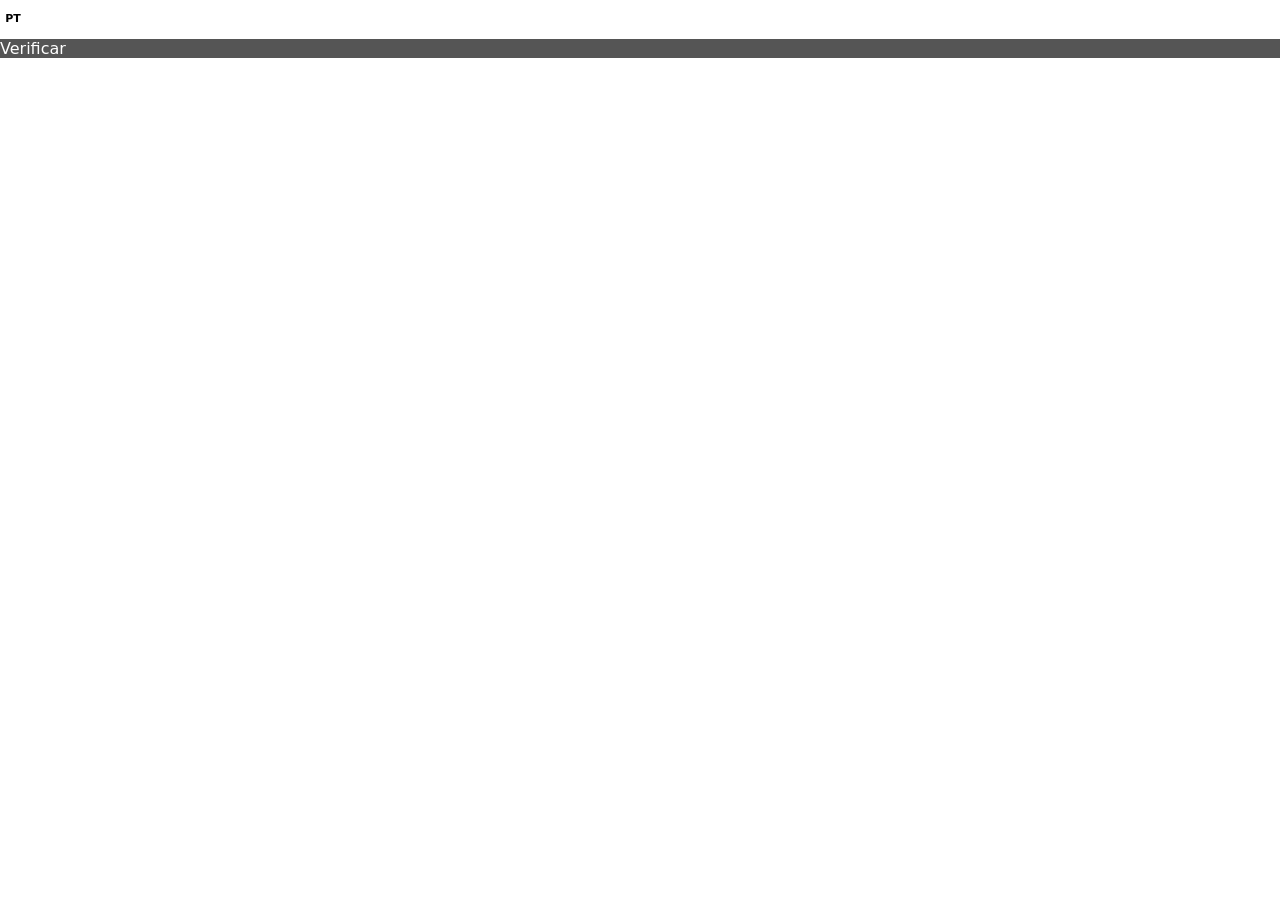
<file: checkout/index_13.html>
<!DOCTYPE html><html lang="pt" data-id="hcaptcha-frame-2e2f9feae51e15dd4676ba8e3d761ec72f41b826" data-scrapbook-source="https://newassets.hcaptcha.com/captcha/v1/2e2f9feae51e15dd4676ba8e3d761ec72f41b826/static/hcaptcha.html?hl=en-US"><div id="in-page-channel-node-id" data-channel-name="in_page_channel_87ThPH"></div><head>
    <title>hCaptcha</title>
    <meta charset="UTF-8">
    <meta http-equiv="X-UA-Compatible" content="IE=edge">
    
    <style type="text/css">*{-webkit-tap-highlight-color:transparent;-webkit-font-smoothing:antialiased}body,html{margin:0;padding:0;font-family:-apple-system,system-ui,BlinkMacSystemFont,"Segoe UI",Roboto,Oxygen,Ubuntu,"Helvetica Neue",Arial,sans-serif;overflow:hidden;height:100%;width:100%;background-color:rgba(255,255,255,0);background-color:transparent}fieldset{margin:0;padding:15px 20px;border:none}button:focus,input:focus,select:focus,textarea:focus{outline:0}:focus{border:none;outline:0}textarea{border:none;overflow:auto;outline:0;-webkit-box-shadow:none;-moz-box-shadow:none;box-shadow:none;resize:none}.no-selection{-webkit-touch-callout:none;-webkit-user-select:none;-khtml-user-select:none;-moz-user-select:none;-ms-user-select:none;user-select:none}@-webkit-keyframes pop{0%{transform:scale(0)}70%{transform:scale(1.8)}80%{transform:scale(.6)}100%{transform:scale(1)}}@-moz-keyframes pop{0%{transform:scale(0)}70%{transform:scale(1.8)}80%{transform:scale(.6)}100%{transform:scale(1)}}@-o-keyframes pop{0%{transform:scale(0)}70%{transform:scale(1.8)}80%{transform:scale(.6)}100%{transform:scale(1)}}@keyframes pop{0%{transform:scale(0)}70%{transform:scale(1.8)}80%{transform:scale(.6)}100%{transform:scale(1)}}</style>
</head>
<body class="no-selection" aria-hidden="true">
    <div class="interface-wrapper"><div class="challenge-container"></div><div class="interface-user" dir="ltr" style="direction: ltr; text-align: left;"><div class="language-selector" style="position: relative; display: inline-block; top: 10px; left: 0px; z-index: 100;"><div id="language-list" tabindex="-1" aria-expanded="false" role="listbox" aria-labelledby="display-language" aria-owns="display-language" disabled="true" style="height: 230px; width: 160px; display: none; z-index: 100; background: rgb(255, 255, 255); box-shadow: rgba(0, 0, 0, 0.3) 0px 0px 4px; border-width: 1px; border-radius: 4px; border-style: solid; border-color: rgb(110, 130, 158); position: absolute; overflow: hidden; left: auto; bottom: 30px;"><div class="scroll-container" style="line-height: 40px; white-space: nowrap; text-align: center; width: 100%; position: absolute; overflow-y: hidden;"><div class="option" tabindex="0" aria-selected="false" aria-setsize="111" role="option" style="position: relative; cursor: pointer; height: 40px; font-size: 14px; font-weight: 400; border-width: 3px; border-style: solid; border-color: transparent; background: transparent; color: rgb(85, 85, 85);"><span>Afrikaans</span><div style="position: absolute; height: 1px; bottom: -4px; left: 10px; right: 10px; background: rgb(245, 245, 245); display: block;"></div></div><div class="option" tabindex="0" aria-selected="false" aria-setsize="111" role="option" style="position: relative; cursor: pointer; height: 40px; font-size: 14px; font-weight: 400; border-width: 3px; border-style: solid; border-color: transparent; background: transparent; color: rgb(85, 85, 85);"><span>Albanian</span><div style="position: absolute; height: 1px; bottom: -4px; left: 10px; right: 10px; background: rgb(245, 245, 245); display: block;"></div></div><div class="option" tabindex="0" aria-selected="false" aria-setsize="111" role="option" style="position: relative; cursor: pointer; height: 40px; font-size: 14px; font-weight: 400; border-width: 3px; border-style: solid; border-color: transparent; background: transparent; color: rgb(85, 85, 85);"><span>Amharic</span><div style="position: absolute; height: 1px; bottom: -4px; left: 10px; right: 10px; background: rgb(245, 245, 245); display: block;"></div></div><div class="option" tabindex="0" aria-selected="false" aria-setsize="111" role="option" style="position: relative; cursor: pointer; height: 40px; font-size: 14px; font-weight: 400; border-width: 3px; border-style: solid; border-color: transparent; background: transparent; color: rgb(85, 85, 85);"><span>Arabic</span><div style="position: absolute; height: 1px; bottom: -4px; left: 10px; right: 10px; background: rgb(245, 245, 245); display: block;"></div></div><div class="option" tabindex="0" aria-selected="false" aria-setsize="111" role="option" style="position: relative; cursor: pointer; height: 40px; font-size: 14px; font-weight: 400; border-width: 3px; border-style: solid; border-color: transparent; background: transparent; color: rgb(85, 85, 85);"><span>Armenian</span><div style="position: absolute; height: 1px; bottom: -4px; left: 10px; right: 10px; background: rgb(245, 245, 245); display: block;"></div></div><div class="option" tabindex="0" aria-selected="false" aria-setsize="111" role="option" style="position: relative; cursor: pointer; height: 40px; font-size: 14px; font-weight: 400; border-width: 3px; border-style: solid; border-color: transparent; background: transparent; color: rgb(85, 85, 85);"><span>Azerbaijani</span><div style="position: absolute; height: 1px; bottom: -4px; left: 10px; right: 10px; background: rgb(245, 245, 245); display: block;"></div></div><div class="option" tabindex="0" aria-selected="false" aria-setsize="111" role="option" style="position: relative; cursor: pointer; height: 40px; font-size: 14px; font-weight: 400; border-width: 3px; border-style: solid; border-color: transparent; background: transparent; color: rgb(85, 85, 85);"><span>Basque</span><div style="position: absolute; height: 1px; bottom: -4px; left: 10px; right: 10px; background: rgb(245, 245, 245); display: block;"></div></div><div class="option" tabindex="0" aria-selected="false" aria-setsize="111" role="option" style="position: relative; cursor: pointer; height: 40px; font-size: 14px; font-weight: 400; border-width: 3px; border-style: solid; border-color: transparent; background: transparent; color: rgb(85, 85, 85);"><span>Belarusian</span><div style="position: absolute; height: 1px; bottom: -4px; left: 10px; right: 10px; background: rgb(245, 245, 245); display: block;"></div></div><div class="option" tabindex="0" aria-selected="false" aria-setsize="111" role="option" style="position: relative; cursor: pointer; height: 40px; font-size: 14px; font-weight: 400; border-width: 3px; border-style: solid; border-color: transparent; background: transparent; color: rgb(85, 85, 85);"><span>Bengali</span><div style="position: absolute; height: 1px; bottom: -4px; left: 10px; right: 10px; background: rgb(245, 245, 245); display: block;"></div></div><div class="option" tabindex="0" aria-selected="false" aria-setsize="111" role="option" style="position: relative; cursor: pointer; height: 40px; font-size: 14px; font-weight: 400; border-width: 3px; border-style: solid; border-color: transparent; background: transparent; color: rgb(85, 85, 85);"><span>Bulgarian</span><div style="position: absolute; height: 1px; bottom: -4px; left: 10px; right: 10px; background: rgb(245, 245, 245); display: block;"></div></div><div class="option" tabindex="0" aria-selected="false" aria-setsize="111" role="option" style="position: relative; cursor: pointer; height: 40px; font-size: 14px; font-weight: 400; border-width: 3px; border-style: solid; border-color: transparent; background: transparent; color: rgb(85, 85, 85);"><span>Bosnian</span><div style="position: absolute; height: 1px; bottom: -4px; left: 10px; right: 10px; background: rgb(245, 245, 245); display: block;"></div></div><div class="option" tabindex="0" aria-selected="false" aria-setsize="111" role="option" style="position: relative; cursor: pointer; height: 40px; font-size: 14px; font-weight: 400; border-width: 3px; border-style: solid; border-color: transparent; background: transparent; color: rgb(85, 85, 85);"><span>Burmese</span><div style="position: absolute; height: 1px; bottom: -4px; left: 10px; right: 10px; background: rgb(245, 245, 245); display: block;"></div></div><div class="option" tabindex="0" aria-selected="false" aria-setsize="111" role="option" style="position: relative; cursor: pointer; height: 40px; font-size: 14px; font-weight: 400; border-width: 3px; border-style: solid; border-color: transparent; background: transparent; color: rgb(85, 85, 85);"><span>Catalan</span><div style="position: absolute; height: 1px; bottom: -4px; left: 10px; right: 10px; background: rgb(245, 245, 245); display: block;"></div></div><div class="option" tabindex="0" aria-selected="false" aria-setsize="111" role="option" style="position: relative; cursor: pointer; height: 40px; font-size: 14px; font-weight: 400; border-width: 3px; border-style: solid; border-color: transparent; background: transparent; color: rgb(85, 85, 85);"><span>Cebuano</span><div style="position: absolute; height: 1px; bottom: -4px; left: 10px; right: 10px; background: rgb(245, 245, 245); display: block;"></div></div><div class="option" tabindex="0" aria-selected="false" aria-setsize="111" role="option" style="position: relative; cursor: pointer; height: 40px; font-size: 14px; font-weight: 400; border-width: 3px; border-style: solid; border-color: transparent; background: transparent; color: rgb(85, 85, 85);"><span>Chinese</span><div style="position: absolute; height: 1px; bottom: -4px; left: 10px; right: 10px; background: rgb(245, 245, 245); display: block;"></div></div><div class="option" tabindex="0" aria-selected="false" aria-setsize="111" role="option" style="position: relative; cursor: pointer; height: 40px; font-size: 14px; font-weight: 400; border-width: 3px; border-style: solid; border-color: transparent; background: transparent; color: rgb(85, 85, 85);"><span>Chinese Simplified</span><div style="position: absolute; height: 1px; bottom: -4px; left: 10px; right: 10px; background: rgb(245, 245, 245); display: block;"></div></div><div class="option" tabindex="0" aria-selected="false" aria-setsize="111" role="option" style="position: relative; cursor: pointer; height: 40px; font-size: 14px; font-weight: 400; border-width: 3px; border-style: solid; border-color: transparent; background: transparent; color: rgb(85, 85, 85);"><span>Chinese Traditional</span><div style="position: absolute; height: 1px; bottom: -4px; left: 10px; right: 10px; background: rgb(245, 245, 245); display: block;"></div></div><div class="option" tabindex="0" aria-selected="false" aria-setsize="111" role="option" style="position: relative; cursor: pointer; height: 40px; font-size: 14px; font-weight: 400; border-width: 3px; border-style: solid; border-color: transparent; background: transparent; color: rgb(85, 85, 85);"><span>Corsican</span><div style="position: absolute; height: 1px; bottom: -4px; left: 10px; right: 10px; background: rgb(245, 245, 245); display: block;"></div></div><div class="option" tabindex="0" aria-selected="false" aria-setsize="111" role="option" style="position: relative; cursor: pointer; height: 40px; font-size: 14px; font-weight: 400; border-width: 3px; border-style: solid; border-color: transparent; background: transparent; color: rgb(85, 85, 85);"><span>Croatian</span><div style="position: absolute; height: 1px; bottom: -4px; left: 10px; right: 10px; background: rgb(245, 245, 245); display: block;"></div></div><div class="option" tabindex="0" aria-selected="false" aria-setsize="111" role="option" style="position: relative; cursor: pointer; height: 40px; font-size: 14px; font-weight: 400; border-width: 3px; border-style: solid; border-color: transparent; background: transparent; color: rgb(85, 85, 85);"><span>Czech</span><div style="position: absolute; height: 1px; bottom: -4px; left: 10px; right: 10px; background: rgb(245, 245, 245); display: block;"></div></div><div class="option" tabindex="0" aria-selected="false" aria-setsize="111" role="option" style="position: relative; cursor: pointer; height: 40px; font-size: 14px; font-weight: 400; border-width: 3px; border-style: solid; border-color: transparent; background: transparent; color: rgb(85, 85, 85);"><span>Danish</span><div style="position: absolute; height: 1px; bottom: -4px; left: 10px; right: 10px; background: rgb(245, 245, 245); display: block;"></div></div><div class="option" tabindex="0" aria-selected="false" aria-setsize="111" role="option" style="position: relative; cursor: pointer; height: 40px; font-size: 14px; font-weight: 400; border-width: 3px; border-style: solid; border-color: transparent; background: transparent; color: rgb(85, 85, 85);"><span>Dutch</span><div style="position: absolute; height: 1px; bottom: -4px; left: 10px; right: 10px; background: rgb(245, 245, 245); display: block;"></div></div><div class="option" tabindex="0" aria-selected="false" aria-setsize="111" role="option" style="position: relative; cursor: pointer; height: 40px; font-size: 14px; font-weight: 400; border-width: 3px; border-style: solid; border-color: transparent; background: transparent; color: rgb(85, 85, 85);"><span>English</span><div style="position: absolute; height: 1px; bottom: -4px; left: 10px; right: 10px; background: rgb(245, 245, 245); display: block;"></div></div><div class="option" tabindex="0" aria-selected="false" aria-setsize="111" role="option" style="position: relative; cursor: pointer; height: 40px; font-size: 14px; font-weight: 400; border-width: 3px; border-style: solid; border-color: transparent; background: transparent; color: rgb(85, 85, 85);"><span>Esperanto</span><div style="position: absolute; height: 1px; bottom: -4px; left: 10px; right: 10px; background: rgb(245, 245, 245); display: block;"></div></div><div class="option" tabindex="0" aria-selected="false" aria-setsize="111" role="option" style="position: relative; cursor: pointer; height: 40px; font-size: 14px; font-weight: 400; border-width: 3px; border-style: solid; border-color: transparent; background: transparent; color: rgb(85, 85, 85);"><span>Estonian</span><div style="position: absolute; height: 1px; bottom: -4px; left: 10px; right: 10px; background: rgb(245, 245, 245); display: block;"></div></div><div class="option" tabindex="0" aria-selected="false" aria-setsize="111" role="option" style="position: relative; cursor: pointer; height: 40px; font-size: 14px; font-weight: 400; border-width: 3px; border-style: solid; border-color: transparent; background: transparent; color: rgb(85, 85, 85);"><span>Finnish</span><div style="position: absolute; height: 1px; bottom: -4px; left: 10px; right: 10px; background: rgb(245, 245, 245); display: block;"></div></div><div class="option" tabindex="0" aria-selected="false" aria-setsize="111" role="option" style="position: relative; cursor: pointer; height: 40px; font-size: 14px; font-weight: 400; border-width: 3px; border-style: solid; border-color: transparent; background: transparent; color: rgb(85, 85, 85);"><span>French</span><div style="position: absolute; height: 1px; bottom: -4px; left: 10px; right: 10px; background: rgb(245, 245, 245); display: block;"></div></div><div class="option" tabindex="0" aria-selected="false" aria-setsize="111" role="option" style="position: relative; cursor: pointer; height: 40px; font-size: 14px; font-weight: 400; border-width: 3px; border-style: solid; border-color: transparent; background: transparent; color: rgb(85, 85, 85);"><span>Frisian</span><div style="position: absolute; height: 1px; bottom: -4px; left: 10px; right: 10px; background: rgb(245, 245, 245); display: block;"></div></div><div class="option" tabindex="0" aria-selected="false" aria-setsize="111" role="option" style="position: relative; cursor: pointer; height: 40px; font-size: 14px; font-weight: 400; border-width: 3px; border-style: solid; border-color: transparent; background: transparent; color: rgb(85, 85, 85);"><span>Gaelic</span><div style="position: absolute; height: 1px; bottom: -4px; left: 10px; right: 10px; background: rgb(245, 245, 245); display: block;"></div></div><div class="option" tabindex="0" aria-selected="false" aria-setsize="111" role="option" style="position: relative; cursor: pointer; height: 40px; font-size: 14px; font-weight: 400; border-width: 3px; border-style: solid; border-color: transparent; background: transparent; color: rgb(85, 85, 85);"><span>Galacian</span><div style="position: absolute; height: 1px; bottom: -4px; left: 10px; right: 10px; background: rgb(245, 245, 245); display: block;"></div></div><div class="option" tabindex="0" aria-selected="false" aria-setsize="111" role="option" style="position: relative; cursor: pointer; height: 40px; font-size: 14px; font-weight: 400; border-width: 3px; border-style: solid; border-color: transparent; background: transparent; color: rgb(85, 85, 85);"><span>Georgian</span><div style="position: absolute; height: 1px; bottom: -4px; left: 10px; right: 10px; background: rgb(245, 245, 245); display: block;"></div></div><div class="option" tabindex="0" aria-selected="false" aria-setsize="111" role="option" style="position: relative; cursor: pointer; height: 40px; font-size: 14px; font-weight: 400; border-width: 3px; border-style: solid; border-color: transparent; background: transparent; color: rgb(85, 85, 85);"><span>German</span><div style="position: absolute; height: 1px; bottom: -4px; left: 10px; right: 10px; background: rgb(245, 245, 245); display: block;"></div></div><div class="option" tabindex="0" aria-selected="false" aria-setsize="111" role="option" style="position: relative; cursor: pointer; height: 40px; font-size: 14px; font-weight: 400; border-width: 3px; border-style: solid; border-color: transparent; background: transparent; color: rgb(85, 85, 85);"><span>Greek</span><div style="position: absolute; height: 1px; bottom: -4px; left: 10px; right: 10px; background: rgb(245, 245, 245); display: block;"></div></div><div class="option" tabindex="0" aria-selected="false" aria-setsize="111" role="option" style="position: relative; cursor: pointer; height: 40px; font-size: 14px; font-weight: 400; border-width: 3px; border-style: solid; border-color: transparent; background: transparent; color: rgb(85, 85, 85);"><span>Gujurati</span><div style="position: absolute; height: 1px; bottom: -4px; left: 10px; right: 10px; background: rgb(245, 245, 245); display: block;"></div></div><div class="option" tabindex="0" aria-selected="false" aria-setsize="111" role="option" style="position: relative; cursor: pointer; height: 40px; font-size: 14px; font-weight: 400; border-width: 3px; border-style: solid; border-color: transparent; background: transparent; color: rgb(85, 85, 85);"><span>Haitian</span><div style="position: absolute; height: 1px; bottom: -4px; left: 10px; right: 10px; background: rgb(245, 245, 245); display: block;"></div></div><div class="option" tabindex="0" aria-selected="false" aria-setsize="111" role="option" style="position: relative; cursor: pointer; height: 40px; font-size: 14px; font-weight: 400; border-width: 3px; border-style: solid; border-color: transparent; background: transparent; color: rgb(85, 85, 85);"><span>Hausa</span><div style="position: absolute; height: 1px; bottom: -4px; left: 10px; right: 10px; background: rgb(245, 245, 245); display: block;"></div></div><div class="option" tabindex="0" aria-selected="false" aria-setsize="111" role="option" style="position: relative; cursor: pointer; height: 40px; font-size: 14px; font-weight: 400; border-width: 3px; border-style: solid; border-color: transparent; background: transparent; color: rgb(85, 85, 85);"><span>Hawaiian</span><div style="position: absolute; height: 1px; bottom: -4px; left: 10px; right: 10px; background: rgb(245, 245, 245); display: block;"></div></div><div class="option" tabindex="0" aria-selected="false" aria-setsize="111" role="option" style="position: relative; cursor: pointer; height: 40px; font-size: 14px; font-weight: 400; border-width: 3px; border-style: solid; border-color: transparent; background: transparent; color: rgb(85, 85, 85);"><span>Hebrew</span><div style="position: absolute; height: 1px; bottom: -4px; left: 10px; right: 10px; background: rgb(245, 245, 245); display: block;"></div></div><div class="option" tabindex="0" aria-selected="false" aria-setsize="111" role="option" style="position: relative; cursor: pointer; height: 40px; font-size: 14px; font-weight: 400; border-width: 3px; border-style: solid; border-color: transparent; background: transparent; color: rgb(85, 85, 85);"><span>Hindi</span><div style="position: absolute; height: 1px; bottom: -4px; left: 10px; right: 10px; background: rgb(245, 245, 245); display: block;"></div></div><div class="option" tabindex="0" aria-selected="false" aria-setsize="111" role="option" style="position: relative; cursor: pointer; height: 40px; font-size: 14px; font-weight: 400; border-width: 3px; border-style: solid; border-color: transparent; background: transparent; color: rgb(85, 85, 85);"><span>Hmong</span><div style="position: absolute; height: 1px; bottom: -4px; left: 10px; right: 10px; background: rgb(245, 245, 245); display: block;"></div></div><div class="option" tabindex="0" aria-selected="false" aria-setsize="111" role="option" style="position: relative; cursor: pointer; height: 40px; font-size: 14px; font-weight: 400; border-width: 3px; border-style: solid; border-color: transparent; background: transparent; color: rgb(85, 85, 85);"><span>Hungarian</span><div style="position: absolute; height: 1px; bottom: -4px; left: 10px; right: 10px; background: rgb(245, 245, 245); display: block;"></div></div><div class="option" tabindex="0" aria-selected="false" aria-setsize="111" role="option" style="position: relative; cursor: pointer; height: 40px; font-size: 14px; font-weight: 400; border-width: 3px; border-style: solid; border-color: transparent; background: transparent; color: rgb(85, 85, 85);"><span>Icelandic</span><div style="position: absolute; height: 1px; bottom: -4px; left: 10px; right: 10px; background: rgb(245, 245, 245); display: block;"></div></div><div class="option" tabindex="0" aria-selected="false" aria-setsize="111" role="option" style="position: relative; cursor: pointer; height: 40px; font-size: 14px; font-weight: 400; border-width: 3px; border-style: solid; border-color: transparent; background: transparent; color: rgb(85, 85, 85);"><span>Igbo</span><div style="position: absolute; height: 1px; bottom: -4px; left: 10px; right: 10px; background: rgb(245, 245, 245); display: block;"></div></div><div class="option" tabindex="0" aria-selected="false" aria-setsize="111" role="option" style="position: relative; cursor: pointer; height: 40px; font-size: 14px; font-weight: 400; border-width: 3px; border-style: solid; border-color: transparent; background: transparent; color: rgb(85, 85, 85);"><span>Indonesian</span><div style="position: absolute; height: 1px; bottom: -4px; left: 10px; right: 10px; background: rgb(245, 245, 245); display: block;"></div></div><div class="option" tabindex="0" aria-selected="false" aria-setsize="111" role="option" style="position: relative; cursor: pointer; height: 40px; font-size: 14px; font-weight: 400; border-width: 3px; border-style: solid; border-color: transparent; background: transparent; color: rgb(85, 85, 85);"><span>Irish</span><div style="position: absolute; height: 1px; bottom: -4px; left: 10px; right: 10px; background: rgb(245, 245, 245); display: block;"></div></div><div class="option" tabindex="0" aria-selected="false" aria-setsize="111" role="option" style="position: relative; cursor: pointer; height: 40px; font-size: 14px; font-weight: 400; border-width: 3px; border-style: solid; border-color: transparent; background: transparent; color: rgb(85, 85, 85);"><span>Italian</span><div style="position: absolute; height: 1px; bottom: -4px; left: 10px; right: 10px; background: rgb(245, 245, 245); display: block;"></div></div><div class="option" tabindex="0" aria-selected="false" aria-setsize="111" role="option" style="position: relative; cursor: pointer; height: 40px; font-size: 14px; font-weight: 400; border-width: 3px; border-style: solid; border-color: transparent; background: transparent; color: rgb(85, 85, 85);"><span>Japanese</span><div style="position: absolute; height: 1px; bottom: -4px; left: 10px; right: 10px; background: rgb(245, 245, 245); display: block;"></div></div><div class="option" tabindex="0" aria-selected="false" aria-setsize="111" role="option" style="position: relative; cursor: pointer; height: 40px; font-size: 14px; font-weight: 400; border-width: 3px; border-style: solid; border-color: transparent; background: transparent; color: rgb(85, 85, 85);"><span>Javanese</span><div style="position: absolute; height: 1px; bottom: -4px; left: 10px; right: 10px; background: rgb(245, 245, 245); display: block;"></div></div><div class="option" tabindex="0" aria-selected="false" aria-setsize="111" role="option" style="position: relative; cursor: pointer; height: 40px; font-size: 14px; font-weight: 400; border-width: 3px; border-style: solid; border-color: transparent; background: transparent; color: rgb(85, 85, 85);"><span>Kannada</span><div style="position: absolute; height: 1px; bottom: -4px; left: 10px; right: 10px; background: rgb(245, 245, 245); display: block;"></div></div><div class="option" tabindex="0" aria-selected="false" aria-setsize="111" role="option" style="position: relative; cursor: pointer; height: 40px; font-size: 14px; font-weight: 400; border-width: 3px; border-style: solid; border-color: transparent; background: transparent; color: rgb(85, 85, 85);"><span>Kazakh</span><div style="position: absolute; height: 1px; bottom: -4px; left: 10px; right: 10px; background: rgb(245, 245, 245); display: block;"></div></div><div class="option" tabindex="0" aria-selected="false" aria-setsize="111" role="option" style="position: relative; cursor: pointer; height: 40px; font-size: 14px; font-weight: 400; border-width: 3px; border-style: solid; border-color: transparent; background: transparent; color: rgb(85, 85, 85);"><span>Khmer</span><div style="position: absolute; height: 1px; bottom: -4px; left: 10px; right: 10px; background: rgb(245, 245, 245); display: block;"></div></div><div class="option" tabindex="0" aria-selected="false" aria-setsize="111" role="option" style="position: relative; cursor: pointer; height: 40px; font-size: 14px; font-weight: 400; border-width: 3px; border-style: solid; border-color: transparent; background: transparent; color: rgb(85, 85, 85);"><span>Kinyarwanda</span><div style="position: absolute; height: 1px; bottom: -4px; left: 10px; right: 10px; background: rgb(245, 245, 245); display: block;"></div></div><div class="option" tabindex="0" aria-selected="false" aria-setsize="111" role="option" style="position: relative; cursor: pointer; height: 40px; font-size: 14px; font-weight: 400; border-width: 3px; border-style: solid; border-color: transparent; background: transparent; color: rgb(85, 85, 85);"><span>Kirghiz</span><div style="position: absolute; height: 1px; bottom: -4px; left: 10px; right: 10px; background: rgb(245, 245, 245); display: block;"></div></div><div class="option" tabindex="0" aria-selected="false" aria-setsize="111" role="option" style="position: relative; cursor: pointer; height: 40px; font-size: 14px; font-weight: 400; border-width: 3px; border-style: solid; border-color: transparent; background: transparent; color: rgb(85, 85, 85);"><span>Korean</span><div style="position: absolute; height: 1px; bottom: -4px; left: 10px; right: 10px; background: rgb(245, 245, 245); display: block;"></div></div><div class="option" tabindex="0" aria-selected="false" aria-setsize="111" role="option" style="position: relative; cursor: pointer; height: 40px; font-size: 14px; font-weight: 400; border-width: 3px; border-style: solid; border-color: transparent; background: transparent; color: rgb(85, 85, 85);"><span>Kurdish</span><div style="position: absolute; height: 1px; bottom: -4px; left: 10px; right: 10px; background: rgb(245, 245, 245); display: block;"></div></div><div class="option" tabindex="0" aria-selected="false" aria-setsize="111" role="option" style="position: relative; cursor: pointer; height: 40px; font-size: 14px; font-weight: 400; border-width: 3px; border-style: solid; border-color: transparent; background: transparent; color: rgb(85, 85, 85);"><span>Lao</span><div style="position: absolute; height: 1px; bottom: -4px; left: 10px; right: 10px; background: rgb(245, 245, 245); display: block;"></div></div><div class="option" tabindex="0" aria-selected="false" aria-setsize="111" role="option" style="position: relative; cursor: pointer; height: 40px; font-size: 14px; font-weight: 400; border-width: 3px; border-style: solid; border-color: transparent; background: transparent; color: rgb(85, 85, 85);"><span>Latin</span><div style="position: absolute; height: 1px; bottom: -4px; left: 10px; right: 10px; background: rgb(245, 245, 245); display: block;"></div></div><div class="option" tabindex="0" aria-selected="false" aria-setsize="111" role="option" style="position: relative; cursor: pointer; height: 40px; font-size: 14px; font-weight: 400; border-width: 3px; border-style: solid; border-color: transparent; background: transparent; color: rgb(85, 85, 85);"><span>Latvian</span><div style="position: absolute; height: 1px; bottom: -4px; left: 10px; right: 10px; background: rgb(245, 245, 245); display: block;"></div></div><div class="option" tabindex="0" aria-selected="false" aria-setsize="111" role="option" style="position: relative; cursor: pointer; height: 40px; font-size: 14px; font-weight: 400; border-width: 3px; border-style: solid; border-color: transparent; background: transparent; color: rgb(85, 85, 85);"><span>Lithuanian</span><div style="position: absolute; height: 1px; bottom: -4px; left: 10px; right: 10px; background: rgb(245, 245, 245); display: block;"></div></div><div class="option" tabindex="0" aria-selected="false" aria-setsize="111" role="option" style="position: relative; cursor: pointer; height: 40px; font-size: 14px; font-weight: 400; border-width: 3px; border-style: solid; border-color: transparent; background: transparent; color: rgb(85, 85, 85);"><span>Luxembourgish</span><div style="position: absolute; height: 1px; bottom: -4px; left: 10px; right: 10px; background: rgb(245, 245, 245); display: block;"></div></div><div class="option" tabindex="0" aria-selected="false" aria-setsize="111" role="option" style="position: relative; cursor: pointer; height: 40px; font-size: 14px; font-weight: 400; border-width: 3px; border-style: solid; border-color: transparent; background: transparent; color: rgb(85, 85, 85);"><span>Macedonian</span><div style="position: absolute; height: 1px; bottom: -4px; left: 10px; right: 10px; background: rgb(245, 245, 245); display: block;"></div></div><div class="option" tabindex="0" aria-selected="false" aria-setsize="111" role="option" style="position: relative; cursor: pointer; height: 40px; font-size: 14px; font-weight: 400; border-width: 3px; border-style: solid; border-color: transparent; background: transparent; color: rgb(85, 85, 85);"><span>Malagasy</span><div style="position: absolute; height: 1px; bottom: -4px; left: 10px; right: 10px; background: rgb(245, 245, 245); display: block;"></div></div><div class="option" tabindex="0" aria-selected="false" aria-setsize="111" role="option" style="position: relative; cursor: pointer; height: 40px; font-size: 14px; font-weight: 400; border-width: 3px; border-style: solid; border-color: transparent; background: transparent; color: rgb(85, 85, 85);"><span>Malay</span><div style="position: absolute; height: 1px; bottom: -4px; left: 10px; right: 10px; background: rgb(245, 245, 245); display: block;"></div></div><div class="option" tabindex="0" aria-selected="false" aria-setsize="111" role="option" style="position: relative; cursor: pointer; height: 40px; font-size: 14px; font-weight: 400; border-width: 3px; border-style: solid; border-color: transparent; background: transparent; color: rgb(85, 85, 85);"><span>Malayalam</span><div style="position: absolute; height: 1px; bottom: -4px; left: 10px; right: 10px; background: rgb(245, 245, 245); display: block;"></div></div><div class="option" tabindex="0" aria-selected="false" aria-setsize="111" role="option" style="position: relative; cursor: pointer; height: 40px; font-size: 14px; font-weight: 400; border-width: 3px; border-style: solid; border-color: transparent; background: transparent; color: rgb(85, 85, 85);"><span>Maltese</span><div style="position: absolute; height: 1px; bottom: -4px; left: 10px; right: 10px; background: rgb(245, 245, 245); display: block;"></div></div><div class="option" tabindex="0" aria-selected="false" aria-setsize="111" role="option" style="position: relative; cursor: pointer; height: 40px; font-size: 14px; font-weight: 400; border-width: 3px; border-style: solid; border-color: transparent; background: transparent; color: rgb(85, 85, 85);"><span>Maori</span><div style="position: absolute; height: 1px; bottom: -4px; left: 10px; right: 10px; background: rgb(245, 245, 245); display: block;"></div></div><div class="option" tabindex="0" aria-selected="false" aria-setsize="111" role="option" style="position: relative; cursor: pointer; height: 40px; font-size: 14px; font-weight: 400; border-width: 3px; border-style: solid; border-color: transparent; background: transparent; color: rgb(85, 85, 85);"><span>Marathi</span><div style="position: absolute; height: 1px; bottom: -4px; left: 10px; right: 10px; background: rgb(245, 245, 245); display: block;"></div></div><div class="option" tabindex="0" aria-selected="false" aria-setsize="111" role="option" style="position: relative; cursor: pointer; height: 40px; font-size: 14px; font-weight: 400; border-width: 3px; border-style: solid; border-color: transparent; background: transparent; color: rgb(85, 85, 85);"><span>Mongolian</span><div style="position: absolute; height: 1px; bottom: -4px; left: 10px; right: 10px; background: rgb(245, 245, 245); display: block;"></div></div><div class="option" tabindex="0" aria-selected="false" aria-setsize="111" role="option" style="position: relative; cursor: pointer; height: 40px; font-size: 14px; font-weight: 400; border-width: 3px; border-style: solid; border-color: transparent; background: transparent; color: rgb(85, 85, 85);"><span>Nepali</span><div style="position: absolute; height: 1px; bottom: -4px; left: 10px; right: 10px; background: rgb(245, 245, 245); display: block;"></div></div><div class="option" tabindex="0" aria-selected="false" aria-setsize="111" role="option" style="position: relative; cursor: pointer; height: 40px; font-size: 14px; font-weight: 400; border-width: 3px; border-style: solid; border-color: transparent; background: transparent; color: rgb(85, 85, 85);"><span>Norwegian</span><div style="position: absolute; height: 1px; bottom: -4px; left: 10px; right: 10px; background: rgb(245, 245, 245); display: block;"></div></div><div class="option" tabindex="0" aria-selected="false" aria-setsize="111" role="option" style="position: relative; cursor: pointer; height: 40px; font-size: 14px; font-weight: 400; border-width: 3px; border-style: solid; border-color: transparent; background: transparent; color: rgb(85, 85, 85);"><span>Nyanja</span><div style="position: absolute; height: 1px; bottom: -4px; left: 10px; right: 10px; background: rgb(245, 245, 245); display: block;"></div></div><div class="option" tabindex="0" aria-selected="false" aria-setsize="111" role="option" style="position: relative; cursor: pointer; height: 40px; font-size: 14px; font-weight: 400; border-width: 3px; border-style: solid; border-color: transparent; background: transparent; color: rgb(85, 85, 85);"><span>Oriya</span><div style="position: absolute; height: 1px; bottom: -4px; left: 10px; right: 10px; background: rgb(245, 245, 245); display: block;"></div></div><div class="option" tabindex="0" aria-selected="false" aria-setsize="111" role="option" style="position: relative; cursor: pointer; height: 40px; font-size: 14px; font-weight: 400; border-width: 3px; border-style: solid; border-color: transparent; background: transparent; color: rgb(85, 85, 85);"><span>Persian</span><div style="position: absolute; height: 1px; bottom: -4px; left: 10px; right: 10px; background: rgb(245, 245, 245); display: block;"></div></div><div class="option" tabindex="0" aria-selected="false" aria-setsize="111" role="option" style="position: relative; cursor: pointer; height: 40px; font-size: 14px; font-weight: 400; border-width: 3px; border-style: solid; border-color: transparent; background: transparent; color: rgb(85, 85, 85);"><span>Polish</span><div style="position: absolute; height: 1px; bottom: -4px; left: 10px; right: 10px; background: rgb(245, 245, 245); display: block;"></div></div><div class="option" tabindex="0" aria-selected="false" aria-setsize="111" role="option" style="position: relative; cursor: pointer; height: 40px; font-size: 14px; font-weight: 400; border-width: 3px; border-style: solid; border-color: transparent; background: transparent; color: rgb(85, 85, 85);"><span>Portuguese (Brazil)</span><div style="position: absolute; height: 1px; bottom: -4px; left: 10px; right: 10px; background: rgb(245, 245, 245); display: block;"></div></div><div class="option" tabindex="0" aria-selected="true" aria-setsize="111" role="option" style="position: relative; cursor: pointer; height: 40px; font-size: 14px; font-weight: 400; border-width: 3px; border-style: solid; border-color: transparent; background: rgb(92, 111, 138); color: rgb(250, 250, 250);"><span>Portuguese (Portugal)</span><div style="position: absolute; height: 1px; bottom: -4px; left: 10px; right: 10px; background: rgb(245, 245, 245); display: none;"></div></div><div class="option" tabindex="0" aria-selected="false" aria-setsize="111" role="option" style="position: relative; cursor: pointer; height: 40px; font-size: 14px; font-weight: 400; border-width: 3px; border-style: solid; border-color: transparent; background: transparent; color: rgb(85, 85, 85);"><span>Pashto</span><div style="position: absolute; height: 1px; bottom: -4px; left: 10px; right: 10px; background: rgb(245, 245, 245); display: block;"></div></div><div class="option" tabindex="0" aria-selected="false" aria-setsize="111" role="option" style="position: relative; cursor: pointer; height: 40px; font-size: 14px; font-weight: 400; border-width: 3px; border-style: solid; border-color: transparent; background: transparent; color: rgb(85, 85, 85);"><span>Punjabi</span><div style="position: absolute; height: 1px; bottom: -4px; left: 10px; right: 10px; background: rgb(245, 245, 245); display: block;"></div></div><div class="option" tabindex="0" aria-selected="false" aria-setsize="111" role="option" style="position: relative; cursor: pointer; height: 40px; font-size: 14px; font-weight: 400; border-width: 3px; border-style: solid; border-color: transparent; background: transparent; color: rgb(85, 85, 85);"><span>Romanian</span><div style="position: absolute; height: 1px; bottom: -4px; left: 10px; right: 10px; background: rgb(245, 245, 245); display: block;"></div></div><div class="option" tabindex="0" aria-selected="false" aria-setsize="111" role="option" style="position: relative; cursor: pointer; height: 40px; font-size: 14px; font-weight: 400; border-width: 3px; border-style: solid; border-color: transparent; background: transparent; color: rgb(85, 85, 85);"><span>Russian</span><div style="position: absolute; height: 1px; bottom: -4px; left: 10px; right: 10px; background: rgb(245, 245, 245); display: block;"></div></div><div class="option" tabindex="0" aria-selected="false" aria-setsize="111" role="option" style="position: relative; cursor: pointer; height: 40px; font-size: 14px; font-weight: 400; border-width: 3px; border-style: solid; border-color: transparent; background: transparent; color: rgb(85, 85, 85);"><span>Samoan</span><div style="position: absolute; height: 1px; bottom: -4px; left: 10px; right: 10px; background: rgb(245, 245, 245); display: block;"></div></div><div class="option" tabindex="0" aria-selected="false" aria-setsize="111" role="option" style="position: relative; cursor: pointer; height: 40px; font-size: 14px; font-weight: 400; border-width: 3px; border-style: solid; border-color: transparent; background: transparent; color: rgb(85, 85, 85);"><span>Shona</span><div style="position: absolute; height: 1px; bottom: -4px; left: 10px; right: 10px; background: rgb(245, 245, 245); display: block;"></div></div><div class="option" tabindex="0" aria-selected="false" aria-setsize="111" role="option" style="position: relative; cursor: pointer; height: 40px; font-size: 14px; font-weight: 400; border-width: 3px; border-style: solid; border-color: transparent; background: transparent; color: rgb(85, 85, 85);"><span>Sindhi</span><div style="position: absolute; height: 1px; bottom: -4px; left: 10px; right: 10px; background: rgb(245, 245, 245); display: block;"></div></div><div class="option" tabindex="0" aria-selected="false" aria-setsize="111" role="option" style="position: relative; cursor: pointer; height: 40px; font-size: 14px; font-weight: 400; border-width: 3px; border-style: solid; border-color: transparent; background: transparent; color: rgb(85, 85, 85);"><span>Sinhalese</span><div style="position: absolute; height: 1px; bottom: -4px; left: 10px; right: 10px; background: rgb(245, 245, 245); display: block;"></div></div><div class="option" tabindex="0" aria-selected="false" aria-setsize="111" role="option" style="position: relative; cursor: pointer; height: 40px; font-size: 14px; font-weight: 400; border-width: 3px; border-style: solid; border-color: transparent; background: transparent; color: rgb(85, 85, 85);"><span>Serbian</span><div style="position: absolute; height: 1px; bottom: -4px; left: 10px; right: 10px; background: rgb(245, 245, 245); display: block;"></div></div><div class="option" tabindex="0" aria-selected="false" aria-setsize="111" role="option" style="position: relative; cursor: pointer; height: 40px; font-size: 14px; font-weight: 400; border-width: 3px; border-style: solid; border-color: transparent; background: transparent; color: rgb(85, 85, 85);"><span>Slovak</span><div style="position: absolute; height: 1px; bottom: -4px; left: 10px; right: 10px; background: rgb(245, 245, 245); display: block;"></div></div><div class="option" tabindex="0" aria-selected="false" aria-setsize="111" role="option" style="position: relative; cursor: pointer; height: 40px; font-size: 14px; font-weight: 400; border-width: 3px; border-style: solid; border-color: transparent; background: transparent; color: rgb(85, 85, 85);"><span>Slovenian</span><div style="position: absolute; height: 1px; bottom: -4px; left: 10px; right: 10px; background: rgb(245, 245, 245); display: block;"></div></div><div class="option" tabindex="0" aria-selected="false" aria-setsize="111" role="option" style="position: relative; cursor: pointer; height: 40px; font-size: 14px; font-weight: 400; border-width: 3px; border-style: solid; border-color: transparent; background: transparent; color: rgb(85, 85, 85);"><span>Somali</span><div style="position: absolute; height: 1px; bottom: -4px; left: 10px; right: 10px; background: rgb(245, 245, 245); display: block;"></div></div><div class="option" tabindex="0" aria-selected="false" aria-setsize="111" role="option" style="position: relative; cursor: pointer; height: 40px; font-size: 14px; font-weight: 400; border-width: 3px; border-style: solid; border-color: transparent; background: transparent; color: rgb(85, 85, 85);"><span>Southern Sotho</span><div style="position: absolute; height: 1px; bottom: -4px; left: 10px; right: 10px; background: rgb(245, 245, 245); display: block;"></div></div><div class="option" tabindex="0" aria-selected="false" aria-setsize="111" role="option" style="position: relative; cursor: pointer; height: 40px; font-size: 14px; font-weight: 400; border-width: 3px; border-style: solid; border-color: transparent; background: transparent; color: rgb(85, 85, 85);"><span>Spanish</span><div style="position: absolute; height: 1px; bottom: -4px; left: 10px; right: 10px; background: rgb(245, 245, 245); display: block;"></div></div><div class="option" tabindex="0" aria-selected="false" aria-setsize="111" role="option" style="position: relative; cursor: pointer; height: 40px; font-size: 14px; font-weight: 400; border-width: 3px; border-style: solid; border-color: transparent; background: transparent; color: rgb(85, 85, 85);"><span>Sundanese</span><div style="position: absolute; height: 1px; bottom: -4px; left: 10px; right: 10px; background: rgb(245, 245, 245); display: block;"></div></div><div class="option" tabindex="0" aria-selected="false" aria-setsize="111" role="option" style="position: relative; cursor: pointer; height: 40px; font-size: 14px; font-weight: 400; border-width: 3px; border-style: solid; border-color: transparent; background: transparent; color: rgb(85, 85, 85);"><span>Swahili</span><div style="position: absolute; height: 1px; bottom: -4px; left: 10px; right: 10px; background: rgb(245, 245, 245); display: block;"></div></div><div class="option" tabindex="0" aria-selected="false" aria-setsize="111" role="option" style="position: relative; cursor: pointer; height: 40px; font-size: 14px; font-weight: 400; border-width: 3px; border-style: solid; border-color: transparent; background: transparent; color: rgb(85, 85, 85);"><span>Swedish</span><div style="position: absolute; height: 1px; bottom: -4px; left: 10px; right: 10px; background: rgb(245, 245, 245); display: block;"></div></div><div class="option" tabindex="0" aria-selected="false" aria-setsize="111" role="option" style="position: relative; cursor: pointer; height: 40px; font-size: 14px; font-weight: 400; border-width: 3px; border-style: solid; border-color: transparent; background: transparent; color: rgb(85, 85, 85);"><span>Tagalog</span><div style="position: absolute; height: 1px; bottom: -4px; left: 10px; right: 10px; background: rgb(245, 245, 245); display: block;"></div></div><div class="option" tabindex="0" aria-selected="false" aria-setsize="111" role="option" style="position: relative; cursor: pointer; height: 40px; font-size: 14px; font-weight: 400; border-width: 3px; border-style: solid; border-color: transparent; background: transparent; color: rgb(85, 85, 85);"><span>Tajik</span><div style="position: absolute; height: 1px; bottom: -4px; left: 10px; right: 10px; background: rgb(245, 245, 245); display: block;"></div></div><div class="option" tabindex="0" aria-selected="false" aria-setsize="111" role="option" style="position: relative; cursor: pointer; height: 40px; font-size: 14px; font-weight: 400; border-width: 3px; border-style: solid; border-color: transparent; background: transparent; color: rgb(85, 85, 85);"><span>Tamil</span><div style="position: absolute; height: 1px; bottom: -4px; left: 10px; right: 10px; background: rgb(245, 245, 245); display: block;"></div></div><div class="option" tabindex="0" aria-selected="false" aria-setsize="111" role="option" style="position: relative; cursor: pointer; height: 40px; font-size: 14px; font-weight: 400; border-width: 3px; border-style: solid; border-color: transparent; background: transparent; color: rgb(85, 85, 85);"><span>Tatar</span><div style="position: absolute; height: 1px; bottom: -4px; left: 10px; right: 10px; background: rgb(245, 245, 245); display: block;"></div></div><div class="option" tabindex="0" aria-selected="false" aria-setsize="111" role="option" style="position: relative; cursor: pointer; height: 40px; font-size: 14px; font-weight: 400; border-width: 3px; border-style: solid; border-color: transparent; background: transparent; color: rgb(85, 85, 85);"><span>Teluga</span><div style="position: absolute; height: 1px; bottom: -4px; left: 10px; right: 10px; background: rgb(245, 245, 245); display: block;"></div></div><div class="option" tabindex="0" aria-selected="false" aria-setsize="111" role="option" style="position: relative; cursor: pointer; height: 40px; font-size: 14px; font-weight: 400; border-width: 3px; border-style: solid; border-color: transparent; background: transparent; color: rgb(85, 85, 85);"><span>Thai</span><div style="position: absolute; height: 1px; bottom: -4px; left: 10px; right: 10px; background: rgb(245, 245, 245); display: block;"></div></div><div class="option" tabindex="0" aria-selected="false" aria-setsize="111" role="option" style="position: relative; cursor: pointer; height: 40px; font-size: 14px; font-weight: 400; border-width: 3px; border-style: solid; border-color: transparent; background: transparent; color: rgb(85, 85, 85);"><span>Turkish</span><div style="position: absolute; height: 1px; bottom: -4px; left: 10px; right: 10px; background: rgb(245, 245, 245); display: block;"></div></div><div class="option" tabindex="0" aria-selected="false" aria-setsize="111" role="option" style="position: relative; cursor: pointer; height: 40px; font-size: 14px; font-weight: 400; border-width: 3px; border-style: solid; border-color: transparent; background: transparent; color: rgb(85, 85, 85);"><span>Turkmen</span><div style="position: absolute; height: 1px; bottom: -4px; left: 10px; right: 10px; background: rgb(245, 245, 245); display: block;"></div></div><div class="option" tabindex="0" aria-selected="false" aria-setsize="111" role="option" style="position: relative; cursor: pointer; height: 40px; font-size: 14px; font-weight: 400; border-width: 3px; border-style: solid; border-color: transparent; background: transparent; color: rgb(85, 85, 85);"><span>Uyghur</span><div style="position: absolute; height: 1px; bottom: -4px; left: 10px; right: 10px; background: rgb(245, 245, 245); display: block;"></div></div><div class="option" tabindex="0" aria-selected="false" aria-setsize="111" role="option" style="position: relative; cursor: pointer; height: 40px; font-size: 14px; font-weight: 400; border-width: 3px; border-style: solid; border-color: transparent; background: transparent; color: rgb(85, 85, 85);"><span>Ukrainian</span><div style="position: absolute; height: 1px; bottom: -4px; left: 10px; right: 10px; background: rgb(245, 245, 245); display: block;"></div></div><div class="option" tabindex="0" aria-selected="false" aria-setsize="111" role="option" style="position: relative; cursor: pointer; height: 40px; font-size: 14px; font-weight: 400; border-width: 3px; border-style: solid; border-color: transparent; background: transparent; color: rgb(85, 85, 85);"><span>Urdu</span><div style="position: absolute; height: 1px; bottom: -4px; left: 10px; right: 10px; background: rgb(245, 245, 245); display: block;"></div></div><div class="option" tabindex="0" aria-selected="false" aria-setsize="111" role="option" style="position: relative; cursor: pointer; height: 40px; font-size: 14px; font-weight: 400; border-width: 3px; border-style: solid; border-color: transparent; background: transparent; color: rgb(85, 85, 85);"><span>Uzbek</span><div style="position: absolute; height: 1px; bottom: -4px; left: 10px; right: 10px; background: rgb(245, 245, 245); display: block;"></div></div><div class="option" tabindex="0" aria-selected="false" aria-setsize="111" role="option" style="position: relative; cursor: pointer; height: 40px; font-size: 14px; font-weight: 400; border-width: 3px; border-style: solid; border-color: transparent; background: transparent; color: rgb(85, 85, 85);"><span>Vietnamese</span><div style="position: absolute; height: 1px; bottom: -4px; left: 10px; right: 10px; background: rgb(245, 245, 245); display: block;"></div></div><div class="option" tabindex="0" aria-selected="false" aria-setsize="111" role="option" style="position: relative; cursor: pointer; height: 40px; font-size: 14px; font-weight: 400; border-width: 3px; border-style: solid; border-color: transparent; background: transparent; color: rgb(85, 85, 85);"><span>Welsh</span><div style="position: absolute; height: 1px; bottom: -4px; left: 10px; right: 10px; background: rgb(245, 245, 245); display: block;"></div></div><div class="option" tabindex="0" aria-selected="false" aria-setsize="111" role="option" style="position: relative; cursor: pointer; height: 40px; font-size: 14px; font-weight: 400; border-width: 3px; border-style: solid; border-color: transparent; background: transparent; color: rgb(85, 85, 85);"><span>Xhosa</span><div style="position: absolute; height: 1px; bottom: -4px; left: 10px; right: 10px; background: rgb(245, 245, 245); display: block;"></div></div><div class="option" tabindex="0" aria-selected="false" aria-setsize="111" role="option" style="position: relative; cursor: pointer; height: 40px; font-size: 14px; font-weight: 400; border-width: 3px; border-style: solid; border-color: transparent; background: transparent; color: rgb(85, 85, 85);"><span>Yiddish</span><div style="position: absolute; height: 1px; bottom: -4px; left: 10px; right: 10px; background: rgb(245, 245, 245); display: block;"></div></div><div class="option" tabindex="0" aria-selected="false" aria-setsize="111" role="option" style="position: relative; cursor: pointer; height: 40px; font-size: 14px; font-weight: 400; border-width: 3px; border-style: solid; border-color: transparent; background: transparent; color: rgb(85, 85, 85);"><span>Yoruba</span><div style="position: absolute; height: 1px; bottom: -4px; left: 10px; right: 10px; background: rgb(245, 245, 245); display: block;"></div></div><div class="option" tabindex="0" aria-selected="false" aria-setsize="111" role="option" style="position: relative; cursor: pointer; height: 40px; font-size: 14px; font-weight: 400; border-width: 3px; border-style: solid; border-color: transparent; background: transparent; color: rgb(85, 85, 85);"><span>Zulu</span><div style="position: absolute; height: 1px; bottom: -4px; left: 10px; right: 10px; background: rgb(245, 245, 245); display: none;"></div></div></div><div style="position: absolute; will-change: transform; width: 3px; height: 40px; top: 2px; right: 5px; border-radius: 4px; background-color: rgb(110, 130, 158);"></div></div><div id="display-language" class="button" tabindex="0" role="button" aria-haspopup="listbox" aria-label="PT - Portuguese (Portugal), Selecione um idioma" style="display: table; cursor: pointer; text-align: center; font-weight: 600; width: 26px; height: 16px; font-size: 11px; background-color: rgb(255, 255, 255); outline-color: rgb(0, 131, 143); border-radius: 4px;"><div class="text" aria-hidden="true" style="display: table-cell; vertical-align: middle;">PT</div></div></div><div id="menu-info" class="button" tabindex="0" role="button" title="Saber mais sobre o hCaptcha e as opções de acessibilidade." aria-controls="menu" aria-haspopup="menu" style="cursor: default;"><div class="info-on" aria-hidden="true"></div><div class="info-off" aria-hidden="true"></div></div><div id="menu" tabindex="-1" aria-expanded="false" role="presentation" aria-labelledby="menu-info" aria-hidden="true"><div class="scroll-container"></div><div></div></div><div class="refresh button" tabindex="0" role="button" aria-label="Atualizar teste de segurança." title="Atualizar teste de segurança." style="cursor: default;"><div class="refresh-on" aria-hidden="true"></div><div class="refresh-off" aria-hidden="true"></div></div><a class="hcaptcha-logo" tabindex="0" role="button" target="_blank" href="https://www.hcaptcha.com/what-is-hcaptcha-about?ref=b.stripecdn.com&amp;utm_campaign=463b917e-e264-403f-ad34-34af0ee10294&amp;utm_medium=challenge&amp;hl=pt" title="Logotipo do hCaptcha, abre uma nova janela com mais informações"><div class="hcaptcha-logo-icon"><div class="logo"></div></div></a></div><div class="interface-challenge" dir="ltr" style="direction: ltr; text-align: left;"><div class="display-error" aria-hidden="true" role="alert" style="opacity: 0;"><div class="error-text">Por favor, tentar novamente.  ⚠️</div></div><div class="challenge-breadcrumbs"><div class="crumbs-wrapper"></div></div><div class="button-submit button" tabindex="0" role="button" title="Verificar respostas" aria-label="Verificar respostas" aria-disabled="true" style="cursor: default; background-color: rgb(85, 85, 85);"><div class="text" style="color: rgb(255, 255, 255);">Verificar</div><div class="button-submit-spinner" style="display: none;"><div class="spinner-icon" style="width: 0px; height: 0px;"><svg xmlns="http://www.w3.org/2000/svg" width="17" height="16" viewBox="0 0 17 16" fill="none" style="width: 0px; height: 0px; display: block;"><mask id="spinner-mask-1" fill="white"><path d="M8.5 0C10.0823 1.88682e-08 11.629 0.469192 12.9446 1.34824C14.2602 2.2273 15.2855 3.47673 15.891 4.93854C16.4965 6.40035 16.655 8.00888 16.3463 9.56073C16.0376 11.1126 15.2757 12.538 14.1568 13.6569C13.038 14.7757 11.6126 15.5376 10.0607 15.8463C8.50886 16.155 6.90033 15.9965 5.43852 15.391C3.97671 14.7855 2.72728 13.7601 1.84824 12.4446C0.969186 11.129 0.499997 9.58224 0.5 7.99998L2.9 7.99999C2.9 9.10756 3.22843 10.1903 3.84377 11.1112C4.4591 12.0321 5.3337 12.7499 6.35697 13.1737C7.38023 13.5976 8.5062 13.7085 9.5925 13.4924C10.6788 13.2763 11.6766 12.743 12.4598 11.9598C13.243 11.1766 13.7763 10.1788 13.9924 9.09251C14.2085 8.00622 14.0976 6.88024 13.6737 5.85698C13.2499 4.83371 12.5321 3.95911 11.6112 3.34377C10.6903 2.72843 9.60758 2.4 8.5 2.4V0Z"></path></mask><path d="M8.5 0C10.0823 1.88682e-08 11.629 0.469192 12.9446 1.34824C14.2602 2.2273 15.2855 3.47673 15.891 4.93854C16.4965 6.40035 16.655 8.00888 16.3463 9.56073C16.0376 11.1126 15.2757 12.538 14.1568 13.6569C13.038 14.7757 11.6126 15.5376 10.0607 15.8463C8.50886 16.155 6.90033 15.9965 5.43852 15.391C3.97671 14.7855 2.72728 13.7601 1.84824 12.4446C0.969186 11.129 0.499997 9.58224 0.5 7.99998L2.9 7.99999C2.9 9.10756 3.22843 10.1903 3.84377 11.1112C4.4591 12.0321 5.3337 12.7499 6.35697 13.1737C7.38023 13.5976 8.5062 13.7085 9.5925 13.4924C10.6788 13.2763 11.6766 12.743 12.4598 11.9598C13.243 11.1766 13.7763 10.1788 13.9924 9.09251C14.2085 8.00622 14.0976 6.88024 13.6737 5.85698C13.2499 4.83371 12.5321 3.95911 11.6112 3.34377C10.6903 2.72843 9.60758 2.4 8.5 2.4V0Z" stroke="#262D38" stroke-width="8" mask="url(#spinner-mask-1)"></path></svg></div></div></div></div><div class="challenge-modal" style="visibility: hidden; display: table; z-index: -1;"><div class="container"><div class="modal no-outline" role="dialog" aria-modal="true" tabindex="0" aria-describedby="modal-content"><div class="header" aria-level="1"><h2 id="modal-title"></h2><div class="underline"></div></div><div id="modal-content" class="content"></div><div class="close button" tabindex="0" role="button" title="Close Modal"><div class="close-on" aria-hidden="true"></div><div class="close-off" aria-hidden="true"></div></div></div></div><div class="modal-bg"></div></div></div>



    
  </body></html>
</file>
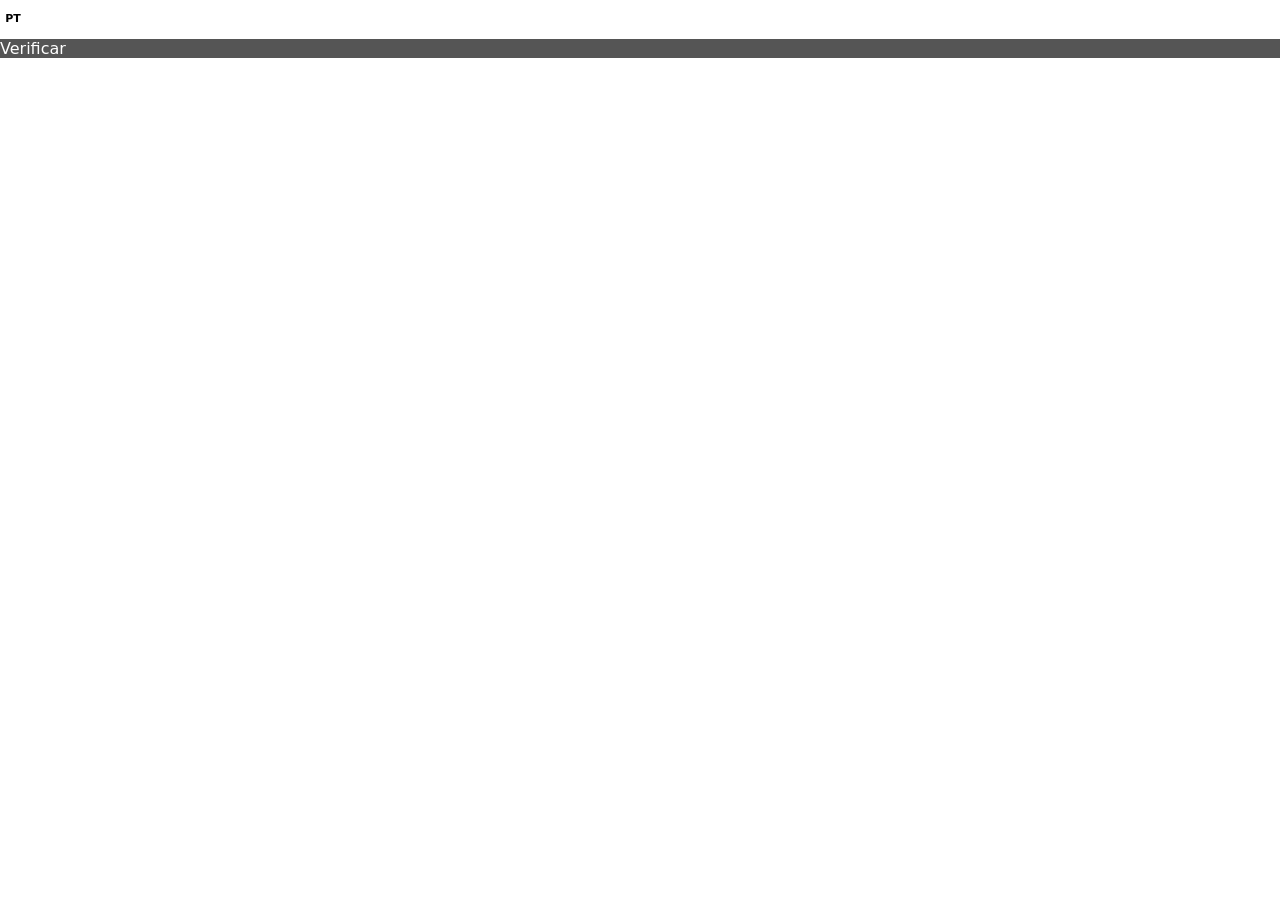
<file: checkout/index_14.html>
<!DOCTYPE html><html lang="pt" data-id="hcaptcha-frame-2e2f9feae51e15dd4676ba8e3d761ec72f41b826" data-scrapbook-source="https://newassets.hcaptcha.com/captcha/v1/2e2f9feae51e15dd4676ba8e3d761ec72f41b826/static/hcaptcha.html?hl=en-US"><div id="in-page-channel-node-id" data-channel-name="in_page_channel_Gsd1z7"></div><head>
    <title>hCaptcha</title>
    <meta charset="UTF-8">
    <meta http-equiv="X-UA-Compatible" content="IE=edge">
    
    <style type="text/css">*{-webkit-tap-highlight-color:transparent;-webkit-font-smoothing:antialiased}body,html{margin:0;padding:0;font-family:-apple-system,system-ui,BlinkMacSystemFont,"Segoe UI",Roboto,Oxygen,Ubuntu,"Helvetica Neue",Arial,sans-serif;overflow:hidden;height:100%;width:100%;background-color:rgba(255,255,255,0);background-color:transparent}fieldset{margin:0;padding:15px 20px;border:none}button:focus,input:focus,select:focus,textarea:focus{outline:0}:focus{border:none;outline:0}textarea{border:none;overflow:auto;outline:0;-webkit-box-shadow:none;-moz-box-shadow:none;box-shadow:none;resize:none}.no-selection{-webkit-touch-callout:none;-webkit-user-select:none;-khtml-user-select:none;-moz-user-select:none;-ms-user-select:none;user-select:none}@-webkit-keyframes pop{0%{transform:scale(0)}70%{transform:scale(1.8)}80%{transform:scale(.6)}100%{transform:scale(1)}}@-moz-keyframes pop{0%{transform:scale(0)}70%{transform:scale(1.8)}80%{transform:scale(.6)}100%{transform:scale(1)}}@-o-keyframes pop{0%{transform:scale(0)}70%{transform:scale(1.8)}80%{transform:scale(.6)}100%{transform:scale(1)}}@keyframes pop{0%{transform:scale(0)}70%{transform:scale(1.8)}80%{transform:scale(.6)}100%{transform:scale(1)}}</style>
</head>
<body class="no-selection" aria-hidden="true">
    <div class="interface-wrapper"><div class="challenge-container"></div><div class="interface-user" dir="ltr" style="direction: ltr; text-align: left;"><div class="language-selector" style="position: relative; display: inline-block; top: 10px; left: 0px; z-index: 100;"><div id="language-list" tabindex="-1" aria-expanded="false" role="listbox" aria-labelledby="display-language" aria-owns="display-language" disabled="true" style="height: 230px; width: 160px; display: none; z-index: 100; background: rgb(255, 255, 255); box-shadow: rgba(0, 0, 0, 0.3) 0px 0px 4px; border-width: 1px; border-radius: 4px; border-style: solid; border-color: rgb(110, 130, 158); position: absolute; overflow: hidden; left: auto; bottom: 30px;"><div class="scroll-container" style="line-height: 40px; white-space: nowrap; text-align: center; width: 100%; position: absolute; overflow-y: hidden;"><div class="option" tabindex="0" aria-selected="false" aria-setsize="111" role="option" style="position: relative; cursor: pointer; height: 40px; font-size: 14px; font-weight: 400; border-width: 3px; border-style: solid; border-color: transparent; background: transparent; color: rgb(85, 85, 85);"><span>Afrikaans</span><div style="position: absolute; height: 1px; bottom: -4px; left: 10px; right: 10px; background: rgb(245, 245, 245); display: block;"></div></div><div class="option" tabindex="0" aria-selected="false" aria-setsize="111" role="option" style="position: relative; cursor: pointer; height: 40px; font-size: 14px; font-weight: 400; border-width: 3px; border-style: solid; border-color: transparent; background: transparent; color: rgb(85, 85, 85);"><span>Albanian</span><div style="position: absolute; height: 1px; bottom: -4px; left: 10px; right: 10px; background: rgb(245, 245, 245); display: block;"></div></div><div class="option" tabindex="0" aria-selected="false" aria-setsize="111" role="option" style="position: relative; cursor: pointer; height: 40px; font-size: 14px; font-weight: 400; border-width: 3px; border-style: solid; border-color: transparent; background: transparent; color: rgb(85, 85, 85);"><span>Amharic</span><div style="position: absolute; height: 1px; bottom: -4px; left: 10px; right: 10px; background: rgb(245, 245, 245); display: block;"></div></div><div class="option" tabindex="0" aria-selected="false" aria-setsize="111" role="option" style="position: relative; cursor: pointer; height: 40px; font-size: 14px; font-weight: 400; border-width: 3px; border-style: solid; border-color: transparent; background: transparent; color: rgb(85, 85, 85);"><span>Arabic</span><div style="position: absolute; height: 1px; bottom: -4px; left: 10px; right: 10px; background: rgb(245, 245, 245); display: block;"></div></div><div class="option" tabindex="0" aria-selected="false" aria-setsize="111" role="option" style="position: relative; cursor: pointer; height: 40px; font-size: 14px; font-weight: 400; border-width: 3px; border-style: solid; border-color: transparent; background: transparent; color: rgb(85, 85, 85);"><span>Armenian</span><div style="position: absolute; height: 1px; bottom: -4px; left: 10px; right: 10px; background: rgb(245, 245, 245); display: block;"></div></div><div class="option" tabindex="0" aria-selected="false" aria-setsize="111" role="option" style="position: relative; cursor: pointer; height: 40px; font-size: 14px; font-weight: 400; border-width: 3px; border-style: solid; border-color: transparent; background: transparent; color: rgb(85, 85, 85);"><span>Azerbaijani</span><div style="position: absolute; height: 1px; bottom: -4px; left: 10px; right: 10px; background: rgb(245, 245, 245); display: block;"></div></div><div class="option" tabindex="0" aria-selected="false" aria-setsize="111" role="option" style="position: relative; cursor: pointer; height: 40px; font-size: 14px; font-weight: 400; border-width: 3px; border-style: solid; border-color: transparent; background: transparent; color: rgb(85, 85, 85);"><span>Basque</span><div style="position: absolute; height: 1px; bottom: -4px; left: 10px; right: 10px; background: rgb(245, 245, 245); display: block;"></div></div><div class="option" tabindex="0" aria-selected="false" aria-setsize="111" role="option" style="position: relative; cursor: pointer; height: 40px; font-size: 14px; font-weight: 400; border-width: 3px; border-style: solid; border-color: transparent; background: transparent; color: rgb(85, 85, 85);"><span>Belarusian</span><div style="position: absolute; height: 1px; bottom: -4px; left: 10px; right: 10px; background: rgb(245, 245, 245); display: block;"></div></div><div class="option" tabindex="0" aria-selected="false" aria-setsize="111" role="option" style="position: relative; cursor: pointer; height: 40px; font-size: 14px; font-weight: 400; border-width: 3px; border-style: solid; border-color: transparent; background: transparent; color: rgb(85, 85, 85);"><span>Bengali</span><div style="position: absolute; height: 1px; bottom: -4px; left: 10px; right: 10px; background: rgb(245, 245, 245); display: block;"></div></div><div class="option" tabindex="0" aria-selected="false" aria-setsize="111" role="option" style="position: relative; cursor: pointer; height: 40px; font-size: 14px; font-weight: 400; border-width: 3px; border-style: solid; border-color: transparent; background: transparent; color: rgb(85, 85, 85);"><span>Bulgarian</span><div style="position: absolute; height: 1px; bottom: -4px; left: 10px; right: 10px; background: rgb(245, 245, 245); display: block;"></div></div><div class="option" tabindex="0" aria-selected="false" aria-setsize="111" role="option" style="position: relative; cursor: pointer; height: 40px; font-size: 14px; font-weight: 400; border-width: 3px; border-style: solid; border-color: transparent; background: transparent; color: rgb(85, 85, 85);"><span>Bosnian</span><div style="position: absolute; height: 1px; bottom: -4px; left: 10px; right: 10px; background: rgb(245, 245, 245); display: block;"></div></div><div class="option" tabindex="0" aria-selected="false" aria-setsize="111" role="option" style="position: relative; cursor: pointer; height: 40px; font-size: 14px; font-weight: 400; border-width: 3px; border-style: solid; border-color: transparent; background: transparent; color: rgb(85, 85, 85);"><span>Burmese</span><div style="position: absolute; height: 1px; bottom: -4px; left: 10px; right: 10px; background: rgb(245, 245, 245); display: block;"></div></div><div class="option" tabindex="0" aria-selected="false" aria-setsize="111" role="option" style="position: relative; cursor: pointer; height: 40px; font-size: 14px; font-weight: 400; border-width: 3px; border-style: solid; border-color: transparent; background: transparent; color: rgb(85, 85, 85);"><span>Catalan</span><div style="position: absolute; height: 1px; bottom: -4px; left: 10px; right: 10px; background: rgb(245, 245, 245); display: block;"></div></div><div class="option" tabindex="0" aria-selected="false" aria-setsize="111" role="option" style="position: relative; cursor: pointer; height: 40px; font-size: 14px; font-weight: 400; border-width: 3px; border-style: solid; border-color: transparent; background: transparent; color: rgb(85, 85, 85);"><span>Cebuano</span><div style="position: absolute; height: 1px; bottom: -4px; left: 10px; right: 10px; background: rgb(245, 245, 245); display: block;"></div></div><div class="option" tabindex="0" aria-selected="false" aria-setsize="111" role="option" style="position: relative; cursor: pointer; height: 40px; font-size: 14px; font-weight: 400; border-width: 3px; border-style: solid; border-color: transparent; background: transparent; color: rgb(85, 85, 85);"><span>Chinese</span><div style="position: absolute; height: 1px; bottom: -4px; left: 10px; right: 10px; background: rgb(245, 245, 245); display: block;"></div></div><div class="option" tabindex="0" aria-selected="false" aria-setsize="111" role="option" style="position: relative; cursor: pointer; height: 40px; font-size: 14px; font-weight: 400; border-width: 3px; border-style: solid; border-color: transparent; background: transparent; color: rgb(85, 85, 85);"><span>Chinese Simplified</span><div style="position: absolute; height: 1px; bottom: -4px; left: 10px; right: 10px; background: rgb(245, 245, 245); display: block;"></div></div><div class="option" tabindex="0" aria-selected="false" aria-setsize="111" role="option" style="position: relative; cursor: pointer; height: 40px; font-size: 14px; font-weight: 400; border-width: 3px; border-style: solid; border-color: transparent; background: transparent; color: rgb(85, 85, 85);"><span>Chinese Traditional</span><div style="position: absolute; height: 1px; bottom: -4px; left: 10px; right: 10px; background: rgb(245, 245, 245); display: block;"></div></div><div class="option" tabindex="0" aria-selected="false" aria-setsize="111" role="option" style="position: relative; cursor: pointer; height: 40px; font-size: 14px; font-weight: 400; border-width: 3px; border-style: solid; border-color: transparent; background: transparent; color: rgb(85, 85, 85);"><span>Corsican</span><div style="position: absolute; height: 1px; bottom: -4px; left: 10px; right: 10px; background: rgb(245, 245, 245); display: block;"></div></div><div class="option" tabindex="0" aria-selected="false" aria-setsize="111" role="option" style="position: relative; cursor: pointer; height: 40px; font-size: 14px; font-weight: 400; border-width: 3px; border-style: solid; border-color: transparent; background: transparent; color: rgb(85, 85, 85);"><span>Croatian</span><div style="position: absolute; height: 1px; bottom: -4px; left: 10px; right: 10px; background: rgb(245, 245, 245); display: block;"></div></div><div class="option" tabindex="0" aria-selected="false" aria-setsize="111" role="option" style="position: relative; cursor: pointer; height: 40px; font-size: 14px; font-weight: 400; border-width: 3px; border-style: solid; border-color: transparent; background: transparent; color: rgb(85, 85, 85);"><span>Czech</span><div style="position: absolute; height: 1px; bottom: -4px; left: 10px; right: 10px; background: rgb(245, 245, 245); display: block;"></div></div><div class="option" tabindex="0" aria-selected="false" aria-setsize="111" role="option" style="position: relative; cursor: pointer; height: 40px; font-size: 14px; font-weight: 400; border-width: 3px; border-style: solid; border-color: transparent; background: transparent; color: rgb(85, 85, 85);"><span>Danish</span><div style="position: absolute; height: 1px; bottom: -4px; left: 10px; right: 10px; background: rgb(245, 245, 245); display: block;"></div></div><div class="option" tabindex="0" aria-selected="false" aria-setsize="111" role="option" style="position: relative; cursor: pointer; height: 40px; font-size: 14px; font-weight: 400; border-width: 3px; border-style: solid; border-color: transparent; background: transparent; color: rgb(85, 85, 85);"><span>Dutch</span><div style="position: absolute; height: 1px; bottom: -4px; left: 10px; right: 10px; background: rgb(245, 245, 245); display: block;"></div></div><div class="option" tabindex="0" aria-selected="false" aria-setsize="111" role="option" style="position: relative; cursor: pointer; height: 40px; font-size: 14px; font-weight: 400; border-width: 3px; border-style: solid; border-color: transparent; background: transparent; color: rgb(85, 85, 85);"><span>English</span><div style="position: absolute; height: 1px; bottom: -4px; left: 10px; right: 10px; background: rgb(245, 245, 245); display: block;"></div></div><div class="option" tabindex="0" aria-selected="false" aria-setsize="111" role="option" style="position: relative; cursor: pointer; height: 40px; font-size: 14px; font-weight: 400; border-width: 3px; border-style: solid; border-color: transparent; background: transparent; color: rgb(85, 85, 85);"><span>Esperanto</span><div style="position: absolute; height: 1px; bottom: -4px; left: 10px; right: 10px; background: rgb(245, 245, 245); display: block;"></div></div><div class="option" tabindex="0" aria-selected="false" aria-setsize="111" role="option" style="position: relative; cursor: pointer; height: 40px; font-size: 14px; font-weight: 400; border-width: 3px; border-style: solid; border-color: transparent; background: transparent; color: rgb(85, 85, 85);"><span>Estonian</span><div style="position: absolute; height: 1px; bottom: -4px; left: 10px; right: 10px; background: rgb(245, 245, 245); display: block;"></div></div><div class="option" tabindex="0" aria-selected="false" aria-setsize="111" role="option" style="position: relative; cursor: pointer; height: 40px; font-size: 14px; font-weight: 400; border-width: 3px; border-style: solid; border-color: transparent; background: transparent; color: rgb(85, 85, 85);"><span>Finnish</span><div style="position: absolute; height: 1px; bottom: -4px; left: 10px; right: 10px; background: rgb(245, 245, 245); display: block;"></div></div><div class="option" tabindex="0" aria-selected="false" aria-setsize="111" role="option" style="position: relative; cursor: pointer; height: 40px; font-size: 14px; font-weight: 400; border-width: 3px; border-style: solid; border-color: transparent; background: transparent; color: rgb(85, 85, 85);"><span>French</span><div style="position: absolute; height: 1px; bottom: -4px; left: 10px; right: 10px; background: rgb(245, 245, 245); display: block;"></div></div><div class="option" tabindex="0" aria-selected="false" aria-setsize="111" role="option" style="position: relative; cursor: pointer; height: 40px; font-size: 14px; font-weight: 400; border-width: 3px; border-style: solid; border-color: transparent; background: transparent; color: rgb(85, 85, 85);"><span>Frisian</span><div style="position: absolute; height: 1px; bottom: -4px; left: 10px; right: 10px; background: rgb(245, 245, 245); display: block;"></div></div><div class="option" tabindex="0" aria-selected="false" aria-setsize="111" role="option" style="position: relative; cursor: pointer; height: 40px; font-size: 14px; font-weight: 400; border-width: 3px; border-style: solid; border-color: transparent; background: transparent; color: rgb(85, 85, 85);"><span>Gaelic</span><div style="position: absolute; height: 1px; bottom: -4px; left: 10px; right: 10px; background: rgb(245, 245, 245); display: block;"></div></div><div class="option" tabindex="0" aria-selected="false" aria-setsize="111" role="option" style="position: relative; cursor: pointer; height: 40px; font-size: 14px; font-weight: 400; border-width: 3px; border-style: solid; border-color: transparent; background: transparent; color: rgb(85, 85, 85);"><span>Galacian</span><div style="position: absolute; height: 1px; bottom: -4px; left: 10px; right: 10px; background: rgb(245, 245, 245); display: block;"></div></div><div class="option" tabindex="0" aria-selected="false" aria-setsize="111" role="option" style="position: relative; cursor: pointer; height: 40px; font-size: 14px; font-weight: 400; border-width: 3px; border-style: solid; border-color: transparent; background: transparent; color: rgb(85, 85, 85);"><span>Georgian</span><div style="position: absolute; height: 1px; bottom: -4px; left: 10px; right: 10px; background: rgb(245, 245, 245); display: block;"></div></div><div class="option" tabindex="0" aria-selected="false" aria-setsize="111" role="option" style="position: relative; cursor: pointer; height: 40px; font-size: 14px; font-weight: 400; border-width: 3px; border-style: solid; border-color: transparent; background: transparent; color: rgb(85, 85, 85);"><span>German</span><div style="position: absolute; height: 1px; bottom: -4px; left: 10px; right: 10px; background: rgb(245, 245, 245); display: block;"></div></div><div class="option" tabindex="0" aria-selected="false" aria-setsize="111" role="option" style="position: relative; cursor: pointer; height: 40px; font-size: 14px; font-weight: 400; border-width: 3px; border-style: solid; border-color: transparent; background: transparent; color: rgb(85, 85, 85);"><span>Greek</span><div style="position: absolute; height: 1px; bottom: -4px; left: 10px; right: 10px; background: rgb(245, 245, 245); display: block;"></div></div><div class="option" tabindex="0" aria-selected="false" aria-setsize="111" role="option" style="position: relative; cursor: pointer; height: 40px; font-size: 14px; font-weight: 400; border-width: 3px; border-style: solid; border-color: transparent; background: transparent; color: rgb(85, 85, 85);"><span>Gujurati</span><div style="position: absolute; height: 1px; bottom: -4px; left: 10px; right: 10px; background: rgb(245, 245, 245); display: block;"></div></div><div class="option" tabindex="0" aria-selected="false" aria-setsize="111" role="option" style="position: relative; cursor: pointer; height: 40px; font-size: 14px; font-weight: 400; border-width: 3px; border-style: solid; border-color: transparent; background: transparent; color: rgb(85, 85, 85);"><span>Haitian</span><div style="position: absolute; height: 1px; bottom: -4px; left: 10px; right: 10px; background: rgb(245, 245, 245); display: block;"></div></div><div class="option" tabindex="0" aria-selected="false" aria-setsize="111" role="option" style="position: relative; cursor: pointer; height: 40px; font-size: 14px; font-weight: 400; border-width: 3px; border-style: solid; border-color: transparent; background: transparent; color: rgb(85, 85, 85);"><span>Hausa</span><div style="position: absolute; height: 1px; bottom: -4px; left: 10px; right: 10px; background: rgb(245, 245, 245); display: block;"></div></div><div class="option" tabindex="0" aria-selected="false" aria-setsize="111" role="option" style="position: relative; cursor: pointer; height: 40px; font-size: 14px; font-weight: 400; border-width: 3px; border-style: solid; border-color: transparent; background: transparent; color: rgb(85, 85, 85);"><span>Hawaiian</span><div style="position: absolute; height: 1px; bottom: -4px; left: 10px; right: 10px; background: rgb(245, 245, 245); display: block;"></div></div><div class="option" tabindex="0" aria-selected="false" aria-setsize="111" role="option" style="position: relative; cursor: pointer; height: 40px; font-size: 14px; font-weight: 400; border-width: 3px; border-style: solid; border-color: transparent; background: transparent; color: rgb(85, 85, 85);"><span>Hebrew</span><div style="position: absolute; height: 1px; bottom: -4px; left: 10px; right: 10px; background: rgb(245, 245, 245); display: block;"></div></div><div class="option" tabindex="0" aria-selected="false" aria-setsize="111" role="option" style="position: relative; cursor: pointer; height: 40px; font-size: 14px; font-weight: 400; border-width: 3px; border-style: solid; border-color: transparent; background: transparent; color: rgb(85, 85, 85);"><span>Hindi</span><div style="position: absolute; height: 1px; bottom: -4px; left: 10px; right: 10px; background: rgb(245, 245, 245); display: block;"></div></div><div class="option" tabindex="0" aria-selected="false" aria-setsize="111" role="option" style="position: relative; cursor: pointer; height: 40px; font-size: 14px; font-weight: 400; border-width: 3px; border-style: solid; border-color: transparent; background: transparent; color: rgb(85, 85, 85);"><span>Hmong</span><div style="position: absolute; height: 1px; bottom: -4px; left: 10px; right: 10px; background: rgb(245, 245, 245); display: block;"></div></div><div class="option" tabindex="0" aria-selected="false" aria-setsize="111" role="option" style="position: relative; cursor: pointer; height: 40px; font-size: 14px; font-weight: 400; border-width: 3px; border-style: solid; border-color: transparent; background: transparent; color: rgb(85, 85, 85);"><span>Hungarian</span><div style="position: absolute; height: 1px; bottom: -4px; left: 10px; right: 10px; background: rgb(245, 245, 245); display: block;"></div></div><div class="option" tabindex="0" aria-selected="false" aria-setsize="111" role="option" style="position: relative; cursor: pointer; height: 40px; font-size: 14px; font-weight: 400; border-width: 3px; border-style: solid; border-color: transparent; background: transparent; color: rgb(85, 85, 85);"><span>Icelandic</span><div style="position: absolute; height: 1px; bottom: -4px; left: 10px; right: 10px; background: rgb(245, 245, 245); display: block;"></div></div><div class="option" tabindex="0" aria-selected="false" aria-setsize="111" role="option" style="position: relative; cursor: pointer; height: 40px; font-size: 14px; font-weight: 400; border-width: 3px; border-style: solid; border-color: transparent; background: transparent; color: rgb(85, 85, 85);"><span>Igbo</span><div style="position: absolute; height: 1px; bottom: -4px; left: 10px; right: 10px; background: rgb(245, 245, 245); display: block;"></div></div><div class="option" tabindex="0" aria-selected="false" aria-setsize="111" role="option" style="position: relative; cursor: pointer; height: 40px; font-size: 14px; font-weight: 400; border-width: 3px; border-style: solid; border-color: transparent; background: transparent; color: rgb(85, 85, 85);"><span>Indonesian</span><div style="position: absolute; height: 1px; bottom: -4px; left: 10px; right: 10px; background: rgb(245, 245, 245); display: block;"></div></div><div class="option" tabindex="0" aria-selected="false" aria-setsize="111" role="option" style="position: relative; cursor: pointer; height: 40px; font-size: 14px; font-weight: 400; border-width: 3px; border-style: solid; border-color: transparent; background: transparent; color: rgb(85, 85, 85);"><span>Irish</span><div style="position: absolute; height: 1px; bottom: -4px; left: 10px; right: 10px; background: rgb(245, 245, 245); display: block;"></div></div><div class="option" tabindex="0" aria-selected="false" aria-setsize="111" role="option" style="position: relative; cursor: pointer; height: 40px; font-size: 14px; font-weight: 400; border-width: 3px; border-style: solid; border-color: transparent; background: transparent; color: rgb(85, 85, 85);"><span>Italian</span><div style="position: absolute; height: 1px; bottom: -4px; left: 10px; right: 10px; background: rgb(245, 245, 245); display: block;"></div></div><div class="option" tabindex="0" aria-selected="false" aria-setsize="111" role="option" style="position: relative; cursor: pointer; height: 40px; font-size: 14px; font-weight: 400; border-width: 3px; border-style: solid; border-color: transparent; background: transparent; color: rgb(85, 85, 85);"><span>Japanese</span><div style="position: absolute; height: 1px; bottom: -4px; left: 10px; right: 10px; background: rgb(245, 245, 245); display: block;"></div></div><div class="option" tabindex="0" aria-selected="false" aria-setsize="111" role="option" style="position: relative; cursor: pointer; height: 40px; font-size: 14px; font-weight: 400; border-width: 3px; border-style: solid; border-color: transparent; background: transparent; color: rgb(85, 85, 85);"><span>Javanese</span><div style="position: absolute; height: 1px; bottom: -4px; left: 10px; right: 10px; background: rgb(245, 245, 245); display: block;"></div></div><div class="option" tabindex="0" aria-selected="false" aria-setsize="111" role="option" style="position: relative; cursor: pointer; height: 40px; font-size: 14px; font-weight: 400; border-width: 3px; border-style: solid; border-color: transparent; background: transparent; color: rgb(85, 85, 85);"><span>Kannada</span><div style="position: absolute; height: 1px; bottom: -4px; left: 10px; right: 10px; background: rgb(245, 245, 245); display: block;"></div></div><div class="option" tabindex="0" aria-selected="false" aria-setsize="111" role="option" style="position: relative; cursor: pointer; height: 40px; font-size: 14px; font-weight: 400; border-width: 3px; border-style: solid; border-color: transparent; background: transparent; color: rgb(85, 85, 85);"><span>Kazakh</span><div style="position: absolute; height: 1px; bottom: -4px; left: 10px; right: 10px; background: rgb(245, 245, 245); display: block;"></div></div><div class="option" tabindex="0" aria-selected="false" aria-setsize="111" role="option" style="position: relative; cursor: pointer; height: 40px; font-size: 14px; font-weight: 400; border-width: 3px; border-style: solid; border-color: transparent; background: transparent; color: rgb(85, 85, 85);"><span>Khmer</span><div style="position: absolute; height: 1px; bottom: -4px; left: 10px; right: 10px; background: rgb(245, 245, 245); display: block;"></div></div><div class="option" tabindex="0" aria-selected="false" aria-setsize="111" role="option" style="position: relative; cursor: pointer; height: 40px; font-size: 14px; font-weight: 400; border-width: 3px; border-style: solid; border-color: transparent; background: transparent; color: rgb(85, 85, 85);"><span>Kinyarwanda</span><div style="position: absolute; height: 1px; bottom: -4px; left: 10px; right: 10px; background: rgb(245, 245, 245); display: block;"></div></div><div class="option" tabindex="0" aria-selected="false" aria-setsize="111" role="option" style="position: relative; cursor: pointer; height: 40px; font-size: 14px; font-weight: 400; border-width: 3px; border-style: solid; border-color: transparent; background: transparent; color: rgb(85, 85, 85);"><span>Kirghiz</span><div style="position: absolute; height: 1px; bottom: -4px; left: 10px; right: 10px; background: rgb(245, 245, 245); display: block;"></div></div><div class="option" tabindex="0" aria-selected="false" aria-setsize="111" role="option" style="position: relative; cursor: pointer; height: 40px; font-size: 14px; font-weight: 400; border-width: 3px; border-style: solid; border-color: transparent; background: transparent; color: rgb(85, 85, 85);"><span>Korean</span><div style="position: absolute; height: 1px; bottom: -4px; left: 10px; right: 10px; background: rgb(245, 245, 245); display: block;"></div></div><div class="option" tabindex="0" aria-selected="false" aria-setsize="111" role="option" style="position: relative; cursor: pointer; height: 40px; font-size: 14px; font-weight: 400; border-width: 3px; border-style: solid; border-color: transparent; background: transparent; color: rgb(85, 85, 85);"><span>Kurdish</span><div style="position: absolute; height: 1px; bottom: -4px; left: 10px; right: 10px; background: rgb(245, 245, 245); display: block;"></div></div><div class="option" tabindex="0" aria-selected="false" aria-setsize="111" role="option" style="position: relative; cursor: pointer; height: 40px; font-size: 14px; font-weight: 400; border-width: 3px; border-style: solid; border-color: transparent; background: transparent; color: rgb(85, 85, 85);"><span>Lao</span><div style="position: absolute; height: 1px; bottom: -4px; left: 10px; right: 10px; background: rgb(245, 245, 245); display: block;"></div></div><div class="option" tabindex="0" aria-selected="false" aria-setsize="111" role="option" style="position: relative; cursor: pointer; height: 40px; font-size: 14px; font-weight: 400; border-width: 3px; border-style: solid; border-color: transparent; background: transparent; color: rgb(85, 85, 85);"><span>Latin</span><div style="position: absolute; height: 1px; bottom: -4px; left: 10px; right: 10px; background: rgb(245, 245, 245); display: block;"></div></div><div class="option" tabindex="0" aria-selected="false" aria-setsize="111" role="option" style="position: relative; cursor: pointer; height: 40px; font-size: 14px; font-weight: 400; border-width: 3px; border-style: solid; border-color: transparent; background: transparent; color: rgb(85, 85, 85);"><span>Latvian</span><div style="position: absolute; height: 1px; bottom: -4px; left: 10px; right: 10px; background: rgb(245, 245, 245); display: block;"></div></div><div class="option" tabindex="0" aria-selected="false" aria-setsize="111" role="option" style="position: relative; cursor: pointer; height: 40px; font-size: 14px; font-weight: 400; border-width: 3px; border-style: solid; border-color: transparent; background: transparent; color: rgb(85, 85, 85);"><span>Lithuanian</span><div style="position: absolute; height: 1px; bottom: -4px; left: 10px; right: 10px; background: rgb(245, 245, 245); display: block;"></div></div><div class="option" tabindex="0" aria-selected="false" aria-setsize="111" role="option" style="position: relative; cursor: pointer; height: 40px; font-size: 14px; font-weight: 400; border-width: 3px; border-style: solid; border-color: transparent; background: transparent; color: rgb(85, 85, 85);"><span>Luxembourgish</span><div style="position: absolute; height: 1px; bottom: -4px; left: 10px; right: 10px; background: rgb(245, 245, 245); display: block;"></div></div><div class="option" tabindex="0" aria-selected="false" aria-setsize="111" role="option" style="position: relative; cursor: pointer; height: 40px; font-size: 14px; font-weight: 400; border-width: 3px; border-style: solid; border-color: transparent; background: transparent; color: rgb(85, 85, 85);"><span>Macedonian</span><div style="position: absolute; height: 1px; bottom: -4px; left: 10px; right: 10px; background: rgb(245, 245, 245); display: block;"></div></div><div class="option" tabindex="0" aria-selected="false" aria-setsize="111" role="option" style="position: relative; cursor: pointer; height: 40px; font-size: 14px; font-weight: 400; border-width: 3px; border-style: solid; border-color: transparent; background: transparent; color: rgb(85, 85, 85);"><span>Malagasy</span><div style="position: absolute; height: 1px; bottom: -4px; left: 10px; right: 10px; background: rgb(245, 245, 245); display: block;"></div></div><div class="option" tabindex="0" aria-selected="false" aria-setsize="111" role="option" style="position: relative; cursor: pointer; height: 40px; font-size: 14px; font-weight: 400; border-width: 3px; border-style: solid; border-color: transparent; background: transparent; color: rgb(85, 85, 85);"><span>Malay</span><div style="position: absolute; height: 1px; bottom: -4px; left: 10px; right: 10px; background: rgb(245, 245, 245); display: block;"></div></div><div class="option" tabindex="0" aria-selected="false" aria-setsize="111" role="option" style="position: relative; cursor: pointer; height: 40px; font-size: 14px; font-weight: 400; border-width: 3px; border-style: solid; border-color: transparent; background: transparent; color: rgb(85, 85, 85);"><span>Malayalam</span><div style="position: absolute; height: 1px; bottom: -4px; left: 10px; right: 10px; background: rgb(245, 245, 245); display: block;"></div></div><div class="option" tabindex="0" aria-selected="false" aria-setsize="111" role="option" style="position: relative; cursor: pointer; height: 40px; font-size: 14px; font-weight: 400; border-width: 3px; border-style: solid; border-color: transparent; background: transparent; color: rgb(85, 85, 85);"><span>Maltese</span><div style="position: absolute; height: 1px; bottom: -4px; left: 10px; right: 10px; background: rgb(245, 245, 245); display: block;"></div></div><div class="option" tabindex="0" aria-selected="false" aria-setsize="111" role="option" style="position: relative; cursor: pointer; height: 40px; font-size: 14px; font-weight: 400; border-width: 3px; border-style: solid; border-color: transparent; background: transparent; color: rgb(85, 85, 85);"><span>Maori</span><div style="position: absolute; height: 1px; bottom: -4px; left: 10px; right: 10px; background: rgb(245, 245, 245); display: block;"></div></div><div class="option" tabindex="0" aria-selected="false" aria-setsize="111" role="option" style="position: relative; cursor: pointer; height: 40px; font-size: 14px; font-weight: 400; border-width: 3px; border-style: solid; border-color: transparent; background: transparent; color: rgb(85, 85, 85);"><span>Marathi</span><div style="position: absolute; height: 1px; bottom: -4px; left: 10px; right: 10px; background: rgb(245, 245, 245); display: block;"></div></div><div class="option" tabindex="0" aria-selected="false" aria-setsize="111" role="option" style="position: relative; cursor: pointer; height: 40px; font-size: 14px; font-weight: 400; border-width: 3px; border-style: solid; border-color: transparent; background: transparent; color: rgb(85, 85, 85);"><span>Mongolian</span><div style="position: absolute; height: 1px; bottom: -4px; left: 10px; right: 10px; background: rgb(245, 245, 245); display: block;"></div></div><div class="option" tabindex="0" aria-selected="false" aria-setsize="111" role="option" style="position: relative; cursor: pointer; height: 40px; font-size: 14px; font-weight: 400; border-width: 3px; border-style: solid; border-color: transparent; background: transparent; color: rgb(85, 85, 85);"><span>Nepali</span><div style="position: absolute; height: 1px; bottom: -4px; left: 10px; right: 10px; background: rgb(245, 245, 245); display: block;"></div></div><div class="option" tabindex="0" aria-selected="false" aria-setsize="111" role="option" style="position: relative; cursor: pointer; height: 40px; font-size: 14px; font-weight: 400; border-width: 3px; border-style: solid; border-color: transparent; background: transparent; color: rgb(85, 85, 85);"><span>Norwegian</span><div style="position: absolute; height: 1px; bottom: -4px; left: 10px; right: 10px; background: rgb(245, 245, 245); display: block;"></div></div><div class="option" tabindex="0" aria-selected="false" aria-setsize="111" role="option" style="position: relative; cursor: pointer; height: 40px; font-size: 14px; font-weight: 400; border-width: 3px; border-style: solid; border-color: transparent; background: transparent; color: rgb(85, 85, 85);"><span>Nyanja</span><div style="position: absolute; height: 1px; bottom: -4px; left: 10px; right: 10px; background: rgb(245, 245, 245); display: block;"></div></div><div class="option" tabindex="0" aria-selected="false" aria-setsize="111" role="option" style="position: relative; cursor: pointer; height: 40px; font-size: 14px; font-weight: 400; border-width: 3px; border-style: solid; border-color: transparent; background: transparent; color: rgb(85, 85, 85);"><span>Oriya</span><div style="position: absolute; height: 1px; bottom: -4px; left: 10px; right: 10px; background: rgb(245, 245, 245); display: block;"></div></div><div class="option" tabindex="0" aria-selected="false" aria-setsize="111" role="option" style="position: relative; cursor: pointer; height: 40px; font-size: 14px; font-weight: 400; border-width: 3px; border-style: solid; border-color: transparent; background: transparent; color: rgb(85, 85, 85);"><span>Persian</span><div style="position: absolute; height: 1px; bottom: -4px; left: 10px; right: 10px; background: rgb(245, 245, 245); display: block;"></div></div><div class="option" tabindex="0" aria-selected="false" aria-setsize="111" role="option" style="position: relative; cursor: pointer; height: 40px; font-size: 14px; font-weight: 400; border-width: 3px; border-style: solid; border-color: transparent; background: transparent; color: rgb(85, 85, 85);"><span>Polish</span><div style="position: absolute; height: 1px; bottom: -4px; left: 10px; right: 10px; background: rgb(245, 245, 245); display: block;"></div></div><div class="option" tabindex="0" aria-selected="false" aria-setsize="111" role="option" style="position: relative; cursor: pointer; height: 40px; font-size: 14px; font-weight: 400; border-width: 3px; border-style: solid; border-color: transparent; background: transparent; color: rgb(85, 85, 85);"><span>Portuguese (Brazil)</span><div style="position: absolute; height: 1px; bottom: -4px; left: 10px; right: 10px; background: rgb(245, 245, 245); display: block;"></div></div><div class="option" tabindex="0" aria-selected="true" aria-setsize="111" role="option" style="position: relative; cursor: pointer; height: 40px; font-size: 14px; font-weight: 400; border-width: 3px; border-style: solid; border-color: transparent; background: rgb(92, 111, 138); color: rgb(250, 250, 250);"><span>Portuguese (Portugal)</span><div style="position: absolute; height: 1px; bottom: -4px; left: 10px; right: 10px; background: rgb(245, 245, 245); display: none;"></div></div><div class="option" tabindex="0" aria-selected="false" aria-setsize="111" role="option" style="position: relative; cursor: pointer; height: 40px; font-size: 14px; font-weight: 400; border-width: 3px; border-style: solid; border-color: transparent; background: transparent; color: rgb(85, 85, 85);"><span>Pashto</span><div style="position: absolute; height: 1px; bottom: -4px; left: 10px; right: 10px; background: rgb(245, 245, 245); display: block;"></div></div><div class="option" tabindex="0" aria-selected="false" aria-setsize="111" role="option" style="position: relative; cursor: pointer; height: 40px; font-size: 14px; font-weight: 400; border-width: 3px; border-style: solid; border-color: transparent; background: transparent; color: rgb(85, 85, 85);"><span>Punjabi</span><div style="position: absolute; height: 1px; bottom: -4px; left: 10px; right: 10px; background: rgb(245, 245, 245); display: block;"></div></div><div class="option" tabindex="0" aria-selected="false" aria-setsize="111" role="option" style="position: relative; cursor: pointer; height: 40px; font-size: 14px; font-weight: 400; border-width: 3px; border-style: solid; border-color: transparent; background: transparent; color: rgb(85, 85, 85);"><span>Romanian</span><div style="position: absolute; height: 1px; bottom: -4px; left: 10px; right: 10px; background: rgb(245, 245, 245); display: block;"></div></div><div class="option" tabindex="0" aria-selected="false" aria-setsize="111" role="option" style="position: relative; cursor: pointer; height: 40px; font-size: 14px; font-weight: 400; border-width: 3px; border-style: solid; border-color: transparent; background: transparent; color: rgb(85, 85, 85);"><span>Russian</span><div style="position: absolute; height: 1px; bottom: -4px; left: 10px; right: 10px; background: rgb(245, 245, 245); display: block;"></div></div><div class="option" tabindex="0" aria-selected="false" aria-setsize="111" role="option" style="position: relative; cursor: pointer; height: 40px; font-size: 14px; font-weight: 400; border-width: 3px; border-style: solid; border-color: transparent; background: transparent; color: rgb(85, 85, 85);"><span>Samoan</span><div style="position: absolute; height: 1px; bottom: -4px; left: 10px; right: 10px; background: rgb(245, 245, 245); display: block;"></div></div><div class="option" tabindex="0" aria-selected="false" aria-setsize="111" role="option" style="position: relative; cursor: pointer; height: 40px; font-size: 14px; font-weight: 400; border-width: 3px; border-style: solid; border-color: transparent; background: transparent; color: rgb(85, 85, 85);"><span>Shona</span><div style="position: absolute; height: 1px; bottom: -4px; left: 10px; right: 10px; background: rgb(245, 245, 245); display: block;"></div></div><div class="option" tabindex="0" aria-selected="false" aria-setsize="111" role="option" style="position: relative; cursor: pointer; height: 40px; font-size: 14px; font-weight: 400; border-width: 3px; border-style: solid; border-color: transparent; background: transparent; color: rgb(85, 85, 85);"><span>Sindhi</span><div style="position: absolute; height: 1px; bottom: -4px; left: 10px; right: 10px; background: rgb(245, 245, 245); display: block;"></div></div><div class="option" tabindex="0" aria-selected="false" aria-setsize="111" role="option" style="position: relative; cursor: pointer; height: 40px; font-size: 14px; font-weight: 400; border-width: 3px; border-style: solid; border-color: transparent; background: transparent; color: rgb(85, 85, 85);"><span>Sinhalese</span><div style="position: absolute; height: 1px; bottom: -4px; left: 10px; right: 10px; background: rgb(245, 245, 245); display: block;"></div></div><div class="option" tabindex="0" aria-selected="false" aria-setsize="111" role="option" style="position: relative; cursor: pointer; height: 40px; font-size: 14px; font-weight: 400; border-width: 3px; border-style: solid; border-color: transparent; background: transparent; color: rgb(85, 85, 85);"><span>Serbian</span><div style="position: absolute; height: 1px; bottom: -4px; left: 10px; right: 10px; background: rgb(245, 245, 245); display: block;"></div></div><div class="option" tabindex="0" aria-selected="false" aria-setsize="111" role="option" style="position: relative; cursor: pointer; height: 40px; font-size: 14px; font-weight: 400; border-width: 3px; border-style: solid; border-color: transparent; background: transparent; color: rgb(85, 85, 85);"><span>Slovak</span><div style="position: absolute; height: 1px; bottom: -4px; left: 10px; right: 10px; background: rgb(245, 245, 245); display: block;"></div></div><div class="option" tabindex="0" aria-selected="false" aria-setsize="111" role="option" style="position: relative; cursor: pointer; height: 40px; font-size: 14px; font-weight: 400; border-width: 3px; border-style: solid; border-color: transparent; background: transparent; color: rgb(85, 85, 85);"><span>Slovenian</span><div style="position: absolute; height: 1px; bottom: -4px; left: 10px; right: 10px; background: rgb(245, 245, 245); display: block;"></div></div><div class="option" tabindex="0" aria-selected="false" aria-setsize="111" role="option" style="position: relative; cursor: pointer; height: 40px; font-size: 14px; font-weight: 400; border-width: 3px; border-style: solid; border-color: transparent; background: transparent; color: rgb(85, 85, 85);"><span>Somali</span><div style="position: absolute; height: 1px; bottom: -4px; left: 10px; right: 10px; background: rgb(245, 245, 245); display: block;"></div></div><div class="option" tabindex="0" aria-selected="false" aria-setsize="111" role="option" style="position: relative; cursor: pointer; height: 40px; font-size: 14px; font-weight: 400; border-width: 3px; border-style: solid; border-color: transparent; background: transparent; color: rgb(85, 85, 85);"><span>Southern Sotho</span><div style="position: absolute; height: 1px; bottom: -4px; left: 10px; right: 10px; background: rgb(245, 245, 245); display: block;"></div></div><div class="option" tabindex="0" aria-selected="false" aria-setsize="111" role="option" style="position: relative; cursor: pointer; height: 40px; font-size: 14px; font-weight: 400; border-width: 3px; border-style: solid; border-color: transparent; background: transparent; color: rgb(85, 85, 85);"><span>Spanish</span><div style="position: absolute; height: 1px; bottom: -4px; left: 10px; right: 10px; background: rgb(245, 245, 245); display: block;"></div></div><div class="option" tabindex="0" aria-selected="false" aria-setsize="111" role="option" style="position: relative; cursor: pointer; height: 40px; font-size: 14px; font-weight: 400; border-width: 3px; border-style: solid; border-color: transparent; background: transparent; color: rgb(85, 85, 85);"><span>Sundanese</span><div style="position: absolute; height: 1px; bottom: -4px; left: 10px; right: 10px; background: rgb(245, 245, 245); display: block;"></div></div><div class="option" tabindex="0" aria-selected="false" aria-setsize="111" role="option" style="position: relative; cursor: pointer; height: 40px; font-size: 14px; font-weight: 400; border-width: 3px; border-style: solid; border-color: transparent; background: transparent; color: rgb(85, 85, 85);"><span>Swahili</span><div style="position: absolute; height: 1px; bottom: -4px; left: 10px; right: 10px; background: rgb(245, 245, 245); display: block;"></div></div><div class="option" tabindex="0" aria-selected="false" aria-setsize="111" role="option" style="position: relative; cursor: pointer; height: 40px; font-size: 14px; font-weight: 400; border-width: 3px; border-style: solid; border-color: transparent; background: transparent; color: rgb(85, 85, 85);"><span>Swedish</span><div style="position: absolute; height: 1px; bottom: -4px; left: 10px; right: 10px; background: rgb(245, 245, 245); display: block;"></div></div><div class="option" tabindex="0" aria-selected="false" aria-setsize="111" role="option" style="position: relative; cursor: pointer; height: 40px; font-size: 14px; font-weight: 400; border-width: 3px; border-style: solid; border-color: transparent; background: transparent; color: rgb(85, 85, 85);"><span>Tagalog</span><div style="position: absolute; height: 1px; bottom: -4px; left: 10px; right: 10px; background: rgb(245, 245, 245); display: block;"></div></div><div class="option" tabindex="0" aria-selected="false" aria-setsize="111" role="option" style="position: relative; cursor: pointer; height: 40px; font-size: 14px; font-weight: 400; border-width: 3px; border-style: solid; border-color: transparent; background: transparent; color: rgb(85, 85, 85);"><span>Tajik</span><div style="position: absolute; height: 1px; bottom: -4px; left: 10px; right: 10px; background: rgb(245, 245, 245); display: block;"></div></div><div class="option" tabindex="0" aria-selected="false" aria-setsize="111" role="option" style="position: relative; cursor: pointer; height: 40px; font-size: 14px; font-weight: 400; border-width: 3px; border-style: solid; border-color: transparent; background: transparent; color: rgb(85, 85, 85);"><span>Tamil</span><div style="position: absolute; height: 1px; bottom: -4px; left: 10px; right: 10px; background: rgb(245, 245, 245); display: block;"></div></div><div class="option" tabindex="0" aria-selected="false" aria-setsize="111" role="option" style="position: relative; cursor: pointer; height: 40px; font-size: 14px; font-weight: 400; border-width: 3px; border-style: solid; border-color: transparent; background: transparent; color: rgb(85, 85, 85);"><span>Tatar</span><div style="position: absolute; height: 1px; bottom: -4px; left: 10px; right: 10px; background: rgb(245, 245, 245); display: block;"></div></div><div class="option" tabindex="0" aria-selected="false" aria-setsize="111" role="option" style="position: relative; cursor: pointer; height: 40px; font-size: 14px; font-weight: 400; border-width: 3px; border-style: solid; border-color: transparent; background: transparent; color: rgb(85, 85, 85);"><span>Teluga</span><div style="position: absolute; height: 1px; bottom: -4px; left: 10px; right: 10px; background: rgb(245, 245, 245); display: block;"></div></div><div class="option" tabindex="0" aria-selected="false" aria-setsize="111" role="option" style="position: relative; cursor: pointer; height: 40px; font-size: 14px; font-weight: 400; border-width: 3px; border-style: solid; border-color: transparent; background: transparent; color: rgb(85, 85, 85);"><span>Thai</span><div style="position: absolute; height: 1px; bottom: -4px; left: 10px; right: 10px; background: rgb(245, 245, 245); display: block;"></div></div><div class="option" tabindex="0" aria-selected="false" aria-setsize="111" role="option" style="position: relative; cursor: pointer; height: 40px; font-size: 14px; font-weight: 400; border-width: 3px; border-style: solid; border-color: transparent; background: transparent; color: rgb(85, 85, 85);"><span>Turkish</span><div style="position: absolute; height: 1px; bottom: -4px; left: 10px; right: 10px; background: rgb(245, 245, 245); display: block;"></div></div><div class="option" tabindex="0" aria-selected="false" aria-setsize="111" role="option" style="position: relative; cursor: pointer; height: 40px; font-size: 14px; font-weight: 400; border-width: 3px; border-style: solid; border-color: transparent; background: transparent; color: rgb(85, 85, 85);"><span>Turkmen</span><div style="position: absolute; height: 1px; bottom: -4px; left: 10px; right: 10px; background: rgb(245, 245, 245); display: block;"></div></div><div class="option" tabindex="0" aria-selected="false" aria-setsize="111" role="option" style="position: relative; cursor: pointer; height: 40px; font-size: 14px; font-weight: 400; border-width: 3px; border-style: solid; border-color: transparent; background: transparent; color: rgb(85, 85, 85);"><span>Uyghur</span><div style="position: absolute; height: 1px; bottom: -4px; left: 10px; right: 10px; background: rgb(245, 245, 245); display: block;"></div></div><div class="option" tabindex="0" aria-selected="false" aria-setsize="111" role="option" style="position: relative; cursor: pointer; height: 40px; font-size: 14px; font-weight: 400; border-width: 3px; border-style: solid; border-color: transparent; background: transparent; color: rgb(85, 85, 85);"><span>Ukrainian</span><div style="position: absolute; height: 1px; bottom: -4px; left: 10px; right: 10px; background: rgb(245, 245, 245); display: block;"></div></div><div class="option" tabindex="0" aria-selected="false" aria-setsize="111" role="option" style="position: relative; cursor: pointer; height: 40px; font-size: 14px; font-weight: 400; border-width: 3px; border-style: solid; border-color: transparent; background: transparent; color: rgb(85, 85, 85);"><span>Urdu</span><div style="position: absolute; height: 1px; bottom: -4px; left: 10px; right: 10px; background: rgb(245, 245, 245); display: block;"></div></div><div class="option" tabindex="0" aria-selected="false" aria-setsize="111" role="option" style="position: relative; cursor: pointer; height: 40px; font-size: 14px; font-weight: 400; border-width: 3px; border-style: solid; border-color: transparent; background: transparent; color: rgb(85, 85, 85);"><span>Uzbek</span><div style="position: absolute; height: 1px; bottom: -4px; left: 10px; right: 10px; background: rgb(245, 245, 245); display: block;"></div></div><div class="option" tabindex="0" aria-selected="false" aria-setsize="111" role="option" style="position: relative; cursor: pointer; height: 40px; font-size: 14px; font-weight: 400; border-width: 3px; border-style: solid; border-color: transparent; background: transparent; color: rgb(85, 85, 85);"><span>Vietnamese</span><div style="position: absolute; height: 1px; bottom: -4px; left: 10px; right: 10px; background: rgb(245, 245, 245); display: block;"></div></div><div class="option" tabindex="0" aria-selected="false" aria-setsize="111" role="option" style="position: relative; cursor: pointer; height: 40px; font-size: 14px; font-weight: 400; border-width: 3px; border-style: solid; border-color: transparent; background: transparent; color: rgb(85, 85, 85);"><span>Welsh</span><div style="position: absolute; height: 1px; bottom: -4px; left: 10px; right: 10px; background: rgb(245, 245, 245); display: block;"></div></div><div class="option" tabindex="0" aria-selected="false" aria-setsize="111" role="option" style="position: relative; cursor: pointer; height: 40px; font-size: 14px; font-weight: 400; border-width: 3px; border-style: solid; border-color: transparent; background: transparent; color: rgb(85, 85, 85);"><span>Xhosa</span><div style="position: absolute; height: 1px; bottom: -4px; left: 10px; right: 10px; background: rgb(245, 245, 245); display: block;"></div></div><div class="option" tabindex="0" aria-selected="false" aria-setsize="111" role="option" style="position: relative; cursor: pointer; height: 40px; font-size: 14px; font-weight: 400; border-width: 3px; border-style: solid; border-color: transparent; background: transparent; color: rgb(85, 85, 85);"><span>Yiddish</span><div style="position: absolute; height: 1px; bottom: -4px; left: 10px; right: 10px; background: rgb(245, 245, 245); display: block;"></div></div><div class="option" tabindex="0" aria-selected="false" aria-setsize="111" role="option" style="position: relative; cursor: pointer; height: 40px; font-size: 14px; font-weight: 400; border-width: 3px; border-style: solid; border-color: transparent; background: transparent; color: rgb(85, 85, 85);"><span>Yoruba</span><div style="position: absolute; height: 1px; bottom: -4px; left: 10px; right: 10px; background: rgb(245, 245, 245); display: block;"></div></div><div class="option" tabindex="0" aria-selected="false" aria-setsize="111" role="option" style="position: relative; cursor: pointer; height: 40px; font-size: 14px; font-weight: 400; border-width: 3px; border-style: solid; border-color: transparent; background: transparent; color: rgb(85, 85, 85);"><span>Zulu</span><div style="position: absolute; height: 1px; bottom: -4px; left: 10px; right: 10px; background: rgb(245, 245, 245); display: none;"></div></div></div><div style="position: absolute; will-change: transform; width: 3px; height: 40px; top: 2px; right: 5px; border-radius: 4px; background-color: rgb(110, 130, 158);"></div></div><div id="display-language" class="button" tabindex="0" role="button" aria-haspopup="listbox" aria-label="PT - Portuguese (Portugal), Selecione um idioma" style="display: table; cursor: pointer; text-align: center; font-weight: 600; width: 26px; height: 16px; font-size: 11px; background-color: rgb(255, 255, 255); outline-color: rgb(0, 131, 143); border-radius: 4px;"><div class="text" aria-hidden="true" style="display: table-cell; vertical-align: middle;">PT</div></div></div><div id="menu-info" class="button" tabindex="0" role="button" title="Saber mais sobre o hCaptcha e as opções de acessibilidade." aria-controls="menu" aria-haspopup="menu" style="cursor: default;"><div class="info-on" aria-hidden="true"></div><div class="info-off" aria-hidden="true"></div></div><div id="menu" tabindex="-1" aria-expanded="false" role="presentation" aria-labelledby="menu-info" aria-hidden="true"><div class="scroll-container"></div><div></div></div><div class="refresh button" tabindex="0" role="button" aria-label="Atualizar teste de segurança." title="Atualizar teste de segurança." style="cursor: default;"><div class="refresh-on" aria-hidden="true"></div><div class="refresh-off" aria-hidden="true"></div></div><a class="hcaptcha-logo" tabindex="0" role="button" target="_blank" href="https://www.hcaptcha.com/what-is-hcaptcha-about?ref=b.stripecdn.com&amp;utm_campaign=24ed0064-62cf-4d42-9960-5dd1a41d4e29&amp;utm_medium=challenge&amp;hl=pt" title="Logotipo do hCaptcha, abre uma nova janela com mais informações"><div class="hcaptcha-logo-icon"><div class="logo"></div></div></a></div><div class="interface-challenge" dir="ltr" style="direction: ltr; text-align: left;"><div class="display-error" aria-hidden="true" role="alert" style="opacity: 0;"><div class="error-text">Por favor, tentar novamente.  ⚠️</div></div><div class="challenge-breadcrumbs"><div class="crumbs-wrapper"></div></div><div class="button-submit button" tabindex="0" role="button" title="Verificar respostas" aria-label="Verificar respostas" aria-disabled="true" style="cursor: default; background-color: rgb(85, 85, 85);"><div class="text" style="color: rgb(255, 255, 255);">Verificar</div><div class="button-submit-spinner" style="display: none;"><div class="spinner-icon" style="width: 0px; height: 0px;"><svg xmlns="http://www.w3.org/2000/svg" width="17" height="16" viewBox="0 0 17 16" fill="none" style="width: 0px; height: 0px; display: block;"><mask id="spinner-mask-1" fill="white"><path d="M8.5 0C10.0823 1.88682e-08 11.629 0.469192 12.9446 1.34824C14.2602 2.2273 15.2855 3.47673 15.891 4.93854C16.4965 6.40035 16.655 8.00888 16.3463 9.56073C16.0376 11.1126 15.2757 12.538 14.1568 13.6569C13.038 14.7757 11.6126 15.5376 10.0607 15.8463C8.50886 16.155 6.90033 15.9965 5.43852 15.391C3.97671 14.7855 2.72728 13.7601 1.84824 12.4446C0.969186 11.129 0.499997 9.58224 0.5 7.99998L2.9 7.99999C2.9 9.10756 3.22843 10.1903 3.84377 11.1112C4.4591 12.0321 5.3337 12.7499 6.35697 13.1737C7.38023 13.5976 8.5062 13.7085 9.5925 13.4924C10.6788 13.2763 11.6766 12.743 12.4598 11.9598C13.243 11.1766 13.7763 10.1788 13.9924 9.09251C14.2085 8.00622 14.0976 6.88024 13.6737 5.85698C13.2499 4.83371 12.5321 3.95911 11.6112 3.34377C10.6903 2.72843 9.60758 2.4 8.5 2.4V0Z"></path></mask><path d="M8.5 0C10.0823 1.88682e-08 11.629 0.469192 12.9446 1.34824C14.2602 2.2273 15.2855 3.47673 15.891 4.93854C16.4965 6.40035 16.655 8.00888 16.3463 9.56073C16.0376 11.1126 15.2757 12.538 14.1568 13.6569C13.038 14.7757 11.6126 15.5376 10.0607 15.8463C8.50886 16.155 6.90033 15.9965 5.43852 15.391C3.97671 14.7855 2.72728 13.7601 1.84824 12.4446C0.969186 11.129 0.499997 9.58224 0.5 7.99998L2.9 7.99999C2.9 9.10756 3.22843 10.1903 3.84377 11.1112C4.4591 12.0321 5.3337 12.7499 6.35697 13.1737C7.38023 13.5976 8.5062 13.7085 9.5925 13.4924C10.6788 13.2763 11.6766 12.743 12.4598 11.9598C13.243 11.1766 13.7763 10.1788 13.9924 9.09251C14.2085 8.00622 14.0976 6.88024 13.6737 5.85698C13.2499 4.83371 12.5321 3.95911 11.6112 3.34377C10.6903 2.72843 9.60758 2.4 8.5 2.4V0Z" stroke="#262D38" stroke-width="8" mask="url(#spinner-mask-1)"></path></svg></div></div></div></div><div class="challenge-modal" style="visibility: hidden; display: table; z-index: -1;"><div class="container"><div class="modal no-outline" role="dialog" aria-modal="true" tabindex="0" aria-describedby="modal-content"><div class="header" aria-level="1"><h2 id="modal-title"></h2><div class="underline"></div></div><div id="modal-content" class="content"></div><div class="close button" tabindex="0" role="button" title="Close Modal"><div class="close-on" aria-hidden="true"></div><div class="close-off" aria-hidden="true"></div></div></div></div><div class="modal-bg"></div></div></div>



    
  </body></html>
</file>
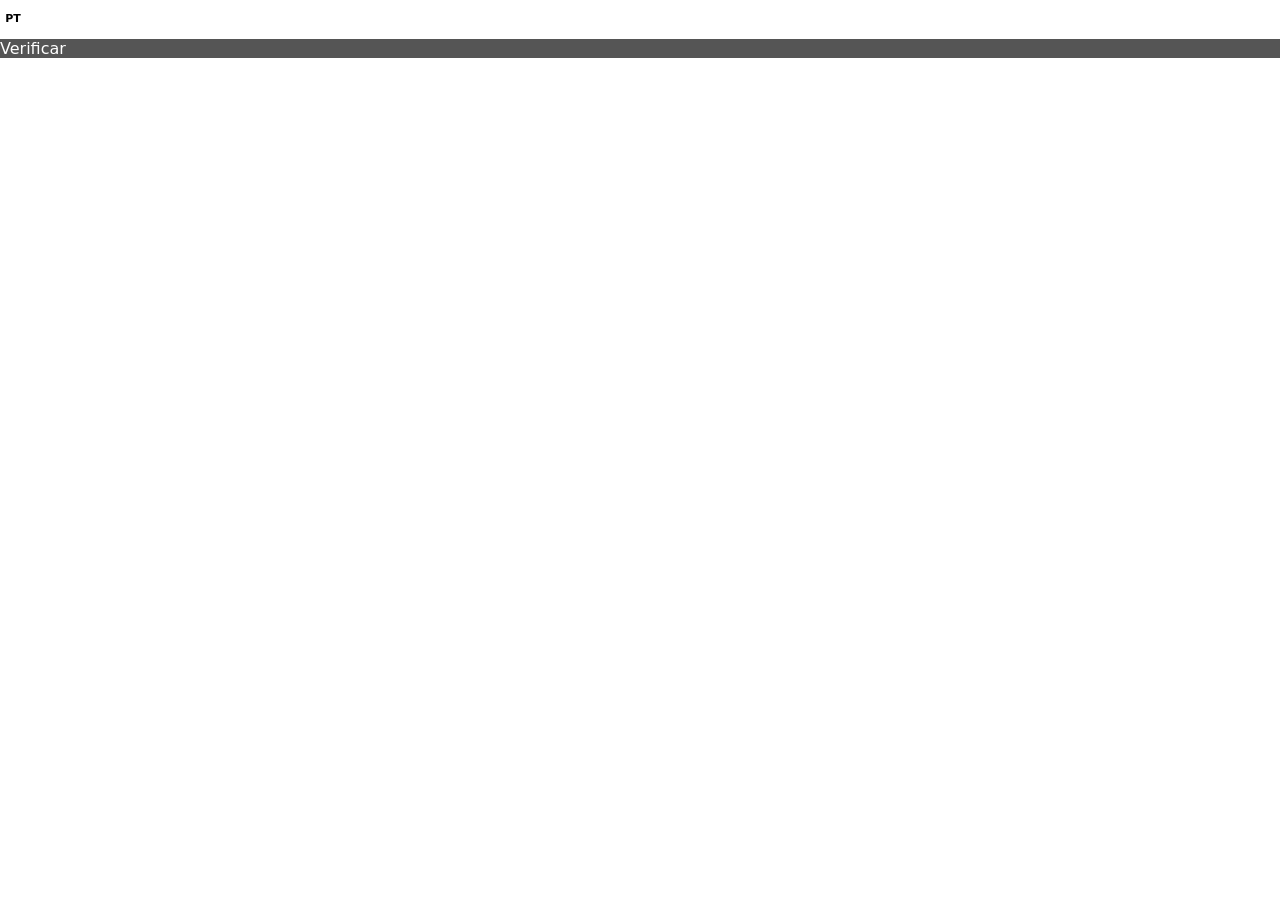
<file: checkout/index_17.html>
<!DOCTYPE html><html lang="pt" data-id="hcaptcha-frame-2e2f9feae51e15dd4676ba8e3d761ec72f41b826" data-scrapbook-source="https://newassets.hcaptcha.com/captcha/v1/2e2f9feae51e15dd4676ba8e3d761ec72f41b826/static/hcaptcha.html?hl=en-US"><div id="in-page-channel-node-id" data-channel-name="in_page_channel_PPgwVQ"></div><head>
    <title>hCaptcha</title>
    <meta charset="UTF-8">
    <meta http-equiv="X-UA-Compatible" content="IE=edge">
    
    <style type="text/css">*{-webkit-tap-highlight-color:transparent;-webkit-font-smoothing:antialiased}body,html{margin:0;padding:0;font-family:-apple-system,system-ui,BlinkMacSystemFont,"Segoe UI",Roboto,Oxygen,Ubuntu,"Helvetica Neue",Arial,sans-serif;overflow:hidden;height:100%;width:100%;background-color:rgba(255,255,255,0);background-color:transparent}fieldset{margin:0;padding:15px 20px;border:none}button:focus,input:focus,select:focus,textarea:focus{outline:0}:focus{border:none;outline:0}textarea{border:none;overflow:auto;outline:0;-webkit-box-shadow:none;-moz-box-shadow:none;box-shadow:none;resize:none}.no-selection{-webkit-touch-callout:none;-webkit-user-select:none;-khtml-user-select:none;-moz-user-select:none;-ms-user-select:none;user-select:none}@-webkit-keyframes pop{0%{transform:scale(0)}70%{transform:scale(1.8)}80%{transform:scale(.6)}100%{transform:scale(1)}}@-moz-keyframes pop{0%{transform:scale(0)}70%{transform:scale(1.8)}80%{transform:scale(.6)}100%{transform:scale(1)}}@-o-keyframes pop{0%{transform:scale(0)}70%{transform:scale(1.8)}80%{transform:scale(.6)}100%{transform:scale(1)}}@keyframes pop{0%{transform:scale(0)}70%{transform:scale(1.8)}80%{transform:scale(.6)}100%{transform:scale(1)}}</style>
</head>
<body class="no-selection" aria-hidden="true">
    <div class="interface-wrapper"><div class="challenge-container"></div><div class="interface-user" dir="ltr" style="direction: ltr; text-align: left;"><div class="language-selector" style="position: relative; display: inline-block; top: 10px; left: 0px; z-index: 100;"><div id="language-list" tabindex="-1" aria-expanded="false" role="listbox" aria-labelledby="display-language" aria-owns="display-language" disabled="true" style="height: 230px; width: 160px; display: none; z-index: 100; background: rgb(255, 255, 255); box-shadow: rgba(0, 0, 0, 0.3) 0px 0px 4px; border-width: 1px; border-radius: 4px; border-style: solid; border-color: rgb(110, 130, 158); position: absolute; overflow: hidden; left: auto; bottom: 30px;"><div class="scroll-container" style="line-height: 40px; white-space: nowrap; text-align: center; width: 100%; position: absolute; overflow-y: hidden;"><div class="option" tabindex="0" aria-selected="false" aria-setsize="111" role="option" style="position: relative; cursor: pointer; height: 40px; font-size: 14px; font-weight: 400; border-width: 3px; border-style: solid; border-color: transparent; background: transparent; color: rgb(85, 85, 85);"><span>Afrikaans</span><div style="position: absolute; height: 1px; bottom: -4px; left: 10px; right: 10px; background: rgb(245, 245, 245); display: block;"></div></div><div class="option" tabindex="0" aria-selected="false" aria-setsize="111" role="option" style="position: relative; cursor: pointer; height: 40px; font-size: 14px; font-weight: 400; border-width: 3px; border-style: solid; border-color: transparent; background: transparent; color: rgb(85, 85, 85);"><span>Albanian</span><div style="position: absolute; height: 1px; bottom: -4px; left: 10px; right: 10px; background: rgb(245, 245, 245); display: block;"></div></div><div class="option" tabindex="0" aria-selected="false" aria-setsize="111" role="option" style="position: relative; cursor: pointer; height: 40px; font-size: 14px; font-weight: 400; border-width: 3px; border-style: solid; border-color: transparent; background: transparent; color: rgb(85, 85, 85);"><span>Amharic</span><div style="position: absolute; height: 1px; bottom: -4px; left: 10px; right: 10px; background: rgb(245, 245, 245); display: block;"></div></div><div class="option" tabindex="0" aria-selected="false" aria-setsize="111" role="option" style="position: relative; cursor: pointer; height: 40px; font-size: 14px; font-weight: 400; border-width: 3px; border-style: solid; border-color: transparent; background: transparent; color: rgb(85, 85, 85);"><span>Arabic</span><div style="position: absolute; height: 1px; bottom: -4px; left: 10px; right: 10px; background: rgb(245, 245, 245); display: block;"></div></div><div class="option" tabindex="0" aria-selected="false" aria-setsize="111" role="option" style="position: relative; cursor: pointer; height: 40px; font-size: 14px; font-weight: 400; border-width: 3px; border-style: solid; border-color: transparent; background: transparent; color: rgb(85, 85, 85);"><span>Armenian</span><div style="position: absolute; height: 1px; bottom: -4px; left: 10px; right: 10px; background: rgb(245, 245, 245); display: block;"></div></div><div class="option" tabindex="0" aria-selected="false" aria-setsize="111" role="option" style="position: relative; cursor: pointer; height: 40px; font-size: 14px; font-weight: 400; border-width: 3px; border-style: solid; border-color: transparent; background: transparent; color: rgb(85, 85, 85);"><span>Azerbaijani</span><div style="position: absolute; height: 1px; bottom: -4px; left: 10px; right: 10px; background: rgb(245, 245, 245); display: block;"></div></div><div class="option" tabindex="0" aria-selected="false" aria-setsize="111" role="option" style="position: relative; cursor: pointer; height: 40px; font-size: 14px; font-weight: 400; border-width: 3px; border-style: solid; border-color: transparent; background: transparent; color: rgb(85, 85, 85);"><span>Basque</span><div style="position: absolute; height: 1px; bottom: -4px; left: 10px; right: 10px; background: rgb(245, 245, 245); display: block;"></div></div><div class="option" tabindex="0" aria-selected="false" aria-setsize="111" role="option" style="position: relative; cursor: pointer; height: 40px; font-size: 14px; font-weight: 400; border-width: 3px; border-style: solid; border-color: transparent; background: transparent; color: rgb(85, 85, 85);"><span>Belarusian</span><div style="position: absolute; height: 1px; bottom: -4px; left: 10px; right: 10px; background: rgb(245, 245, 245); display: block;"></div></div><div class="option" tabindex="0" aria-selected="false" aria-setsize="111" role="option" style="position: relative; cursor: pointer; height: 40px; font-size: 14px; font-weight: 400; border-width: 3px; border-style: solid; border-color: transparent; background: transparent; color: rgb(85, 85, 85);"><span>Bengali</span><div style="position: absolute; height: 1px; bottom: -4px; left: 10px; right: 10px; background: rgb(245, 245, 245); display: block;"></div></div><div class="option" tabindex="0" aria-selected="false" aria-setsize="111" role="option" style="position: relative; cursor: pointer; height: 40px; font-size: 14px; font-weight: 400; border-width: 3px; border-style: solid; border-color: transparent; background: transparent; color: rgb(85, 85, 85);"><span>Bulgarian</span><div style="position: absolute; height: 1px; bottom: -4px; left: 10px; right: 10px; background: rgb(245, 245, 245); display: block;"></div></div><div class="option" tabindex="0" aria-selected="false" aria-setsize="111" role="option" style="position: relative; cursor: pointer; height: 40px; font-size: 14px; font-weight: 400; border-width: 3px; border-style: solid; border-color: transparent; background: transparent; color: rgb(85, 85, 85);"><span>Bosnian</span><div style="position: absolute; height: 1px; bottom: -4px; left: 10px; right: 10px; background: rgb(245, 245, 245); display: block;"></div></div><div class="option" tabindex="0" aria-selected="false" aria-setsize="111" role="option" style="position: relative; cursor: pointer; height: 40px; font-size: 14px; font-weight: 400; border-width: 3px; border-style: solid; border-color: transparent; background: transparent; color: rgb(85, 85, 85);"><span>Burmese</span><div style="position: absolute; height: 1px; bottom: -4px; left: 10px; right: 10px; background: rgb(245, 245, 245); display: block;"></div></div><div class="option" tabindex="0" aria-selected="false" aria-setsize="111" role="option" style="position: relative; cursor: pointer; height: 40px; font-size: 14px; font-weight: 400; border-width: 3px; border-style: solid; border-color: transparent; background: transparent; color: rgb(85, 85, 85);"><span>Catalan</span><div style="position: absolute; height: 1px; bottom: -4px; left: 10px; right: 10px; background: rgb(245, 245, 245); display: block;"></div></div><div class="option" tabindex="0" aria-selected="false" aria-setsize="111" role="option" style="position: relative; cursor: pointer; height: 40px; font-size: 14px; font-weight: 400; border-width: 3px; border-style: solid; border-color: transparent; background: transparent; color: rgb(85, 85, 85);"><span>Cebuano</span><div style="position: absolute; height: 1px; bottom: -4px; left: 10px; right: 10px; background: rgb(245, 245, 245); display: block;"></div></div><div class="option" tabindex="0" aria-selected="false" aria-setsize="111" role="option" style="position: relative; cursor: pointer; height: 40px; font-size: 14px; font-weight: 400; border-width: 3px; border-style: solid; border-color: transparent; background: transparent; color: rgb(85, 85, 85);"><span>Chinese</span><div style="position: absolute; height: 1px; bottom: -4px; left: 10px; right: 10px; background: rgb(245, 245, 245); display: block;"></div></div><div class="option" tabindex="0" aria-selected="false" aria-setsize="111" role="option" style="position: relative; cursor: pointer; height: 40px; font-size: 14px; font-weight: 400; border-width: 3px; border-style: solid; border-color: transparent; background: transparent; color: rgb(85, 85, 85);"><span>Chinese Simplified</span><div style="position: absolute; height: 1px; bottom: -4px; left: 10px; right: 10px; background: rgb(245, 245, 245); display: block;"></div></div><div class="option" tabindex="0" aria-selected="false" aria-setsize="111" role="option" style="position: relative; cursor: pointer; height: 40px; font-size: 14px; font-weight: 400; border-width: 3px; border-style: solid; border-color: transparent; background: transparent; color: rgb(85, 85, 85);"><span>Chinese Traditional</span><div style="position: absolute; height: 1px; bottom: -4px; left: 10px; right: 10px; background: rgb(245, 245, 245); display: block;"></div></div><div class="option" tabindex="0" aria-selected="false" aria-setsize="111" role="option" style="position: relative; cursor: pointer; height: 40px; font-size: 14px; font-weight: 400; border-width: 3px; border-style: solid; border-color: transparent; background: transparent; color: rgb(85, 85, 85);"><span>Corsican</span><div style="position: absolute; height: 1px; bottom: -4px; left: 10px; right: 10px; background: rgb(245, 245, 245); display: block;"></div></div><div class="option" tabindex="0" aria-selected="false" aria-setsize="111" role="option" style="position: relative; cursor: pointer; height: 40px; font-size: 14px; font-weight: 400; border-width: 3px; border-style: solid; border-color: transparent; background: transparent; color: rgb(85, 85, 85);"><span>Croatian</span><div style="position: absolute; height: 1px; bottom: -4px; left: 10px; right: 10px; background: rgb(245, 245, 245); display: block;"></div></div><div class="option" tabindex="0" aria-selected="false" aria-setsize="111" role="option" style="position: relative; cursor: pointer; height: 40px; font-size: 14px; font-weight: 400; border-width: 3px; border-style: solid; border-color: transparent; background: transparent; color: rgb(85, 85, 85);"><span>Czech</span><div style="position: absolute; height: 1px; bottom: -4px; left: 10px; right: 10px; background: rgb(245, 245, 245); display: block;"></div></div><div class="option" tabindex="0" aria-selected="false" aria-setsize="111" role="option" style="position: relative; cursor: pointer; height: 40px; font-size: 14px; font-weight: 400; border-width: 3px; border-style: solid; border-color: transparent; background: transparent; color: rgb(85, 85, 85);"><span>Danish</span><div style="position: absolute; height: 1px; bottom: -4px; left: 10px; right: 10px; background: rgb(245, 245, 245); display: block;"></div></div><div class="option" tabindex="0" aria-selected="false" aria-setsize="111" role="option" style="position: relative; cursor: pointer; height: 40px; font-size: 14px; font-weight: 400; border-width: 3px; border-style: solid; border-color: transparent; background: transparent; color: rgb(85, 85, 85);"><span>Dutch</span><div style="position: absolute; height: 1px; bottom: -4px; left: 10px; right: 10px; background: rgb(245, 245, 245); display: block;"></div></div><div class="option" tabindex="0" aria-selected="false" aria-setsize="111" role="option" style="position: relative; cursor: pointer; height: 40px; font-size: 14px; font-weight: 400; border-width: 3px; border-style: solid; border-color: transparent; background: transparent; color: rgb(85, 85, 85);"><span>English</span><div style="position: absolute; height: 1px; bottom: -4px; left: 10px; right: 10px; background: rgb(245, 245, 245); display: block;"></div></div><div class="option" tabindex="0" aria-selected="false" aria-setsize="111" role="option" style="position: relative; cursor: pointer; height: 40px; font-size: 14px; font-weight: 400; border-width: 3px; border-style: solid; border-color: transparent; background: transparent; color: rgb(85, 85, 85);"><span>Esperanto</span><div style="position: absolute; height: 1px; bottom: -4px; left: 10px; right: 10px; background: rgb(245, 245, 245); display: block;"></div></div><div class="option" tabindex="0" aria-selected="false" aria-setsize="111" role="option" style="position: relative; cursor: pointer; height: 40px; font-size: 14px; font-weight: 400; border-width: 3px; border-style: solid; border-color: transparent; background: transparent; color: rgb(85, 85, 85);"><span>Estonian</span><div style="position: absolute; height: 1px; bottom: -4px; left: 10px; right: 10px; background: rgb(245, 245, 245); display: block;"></div></div><div class="option" tabindex="0" aria-selected="false" aria-setsize="111" role="option" style="position: relative; cursor: pointer; height: 40px; font-size: 14px; font-weight: 400; border-width: 3px; border-style: solid; border-color: transparent; background: transparent; color: rgb(85, 85, 85);"><span>Finnish</span><div style="position: absolute; height: 1px; bottom: -4px; left: 10px; right: 10px; background: rgb(245, 245, 245); display: block;"></div></div><div class="option" tabindex="0" aria-selected="false" aria-setsize="111" role="option" style="position: relative; cursor: pointer; height: 40px; font-size: 14px; font-weight: 400; border-width: 3px; border-style: solid; border-color: transparent; background: transparent; color: rgb(85, 85, 85);"><span>French</span><div style="position: absolute; height: 1px; bottom: -4px; left: 10px; right: 10px; background: rgb(245, 245, 245); display: block;"></div></div><div class="option" tabindex="0" aria-selected="false" aria-setsize="111" role="option" style="position: relative; cursor: pointer; height: 40px; font-size: 14px; font-weight: 400; border-width: 3px; border-style: solid; border-color: transparent; background: transparent; color: rgb(85, 85, 85);"><span>Frisian</span><div style="position: absolute; height: 1px; bottom: -4px; left: 10px; right: 10px; background: rgb(245, 245, 245); display: block;"></div></div><div class="option" tabindex="0" aria-selected="false" aria-setsize="111" role="option" style="position: relative; cursor: pointer; height: 40px; font-size: 14px; font-weight: 400; border-width: 3px; border-style: solid; border-color: transparent; background: transparent; color: rgb(85, 85, 85);"><span>Gaelic</span><div style="position: absolute; height: 1px; bottom: -4px; left: 10px; right: 10px; background: rgb(245, 245, 245); display: block;"></div></div><div class="option" tabindex="0" aria-selected="false" aria-setsize="111" role="option" style="position: relative; cursor: pointer; height: 40px; font-size: 14px; font-weight: 400; border-width: 3px; border-style: solid; border-color: transparent; background: transparent; color: rgb(85, 85, 85);"><span>Galacian</span><div style="position: absolute; height: 1px; bottom: -4px; left: 10px; right: 10px; background: rgb(245, 245, 245); display: block;"></div></div><div class="option" tabindex="0" aria-selected="false" aria-setsize="111" role="option" style="position: relative; cursor: pointer; height: 40px; font-size: 14px; font-weight: 400; border-width: 3px; border-style: solid; border-color: transparent; background: transparent; color: rgb(85, 85, 85);"><span>Georgian</span><div style="position: absolute; height: 1px; bottom: -4px; left: 10px; right: 10px; background: rgb(245, 245, 245); display: block;"></div></div><div class="option" tabindex="0" aria-selected="false" aria-setsize="111" role="option" style="position: relative; cursor: pointer; height: 40px; font-size: 14px; font-weight: 400; border-width: 3px; border-style: solid; border-color: transparent; background: transparent; color: rgb(85, 85, 85);"><span>German</span><div style="position: absolute; height: 1px; bottom: -4px; left: 10px; right: 10px; background: rgb(245, 245, 245); display: block;"></div></div><div class="option" tabindex="0" aria-selected="false" aria-setsize="111" role="option" style="position: relative; cursor: pointer; height: 40px; font-size: 14px; font-weight: 400; border-width: 3px; border-style: solid; border-color: transparent; background: transparent; color: rgb(85, 85, 85);"><span>Greek</span><div style="position: absolute; height: 1px; bottom: -4px; left: 10px; right: 10px; background: rgb(245, 245, 245); display: block;"></div></div><div class="option" tabindex="0" aria-selected="false" aria-setsize="111" role="option" style="position: relative; cursor: pointer; height: 40px; font-size: 14px; font-weight: 400; border-width: 3px; border-style: solid; border-color: transparent; background: transparent; color: rgb(85, 85, 85);"><span>Gujurati</span><div style="position: absolute; height: 1px; bottom: -4px; left: 10px; right: 10px; background: rgb(245, 245, 245); display: block;"></div></div><div class="option" tabindex="0" aria-selected="false" aria-setsize="111" role="option" style="position: relative; cursor: pointer; height: 40px; font-size: 14px; font-weight: 400; border-width: 3px; border-style: solid; border-color: transparent; background: transparent; color: rgb(85, 85, 85);"><span>Haitian</span><div style="position: absolute; height: 1px; bottom: -4px; left: 10px; right: 10px; background: rgb(245, 245, 245); display: block;"></div></div><div class="option" tabindex="0" aria-selected="false" aria-setsize="111" role="option" style="position: relative; cursor: pointer; height: 40px; font-size: 14px; font-weight: 400; border-width: 3px; border-style: solid; border-color: transparent; background: transparent; color: rgb(85, 85, 85);"><span>Hausa</span><div style="position: absolute; height: 1px; bottom: -4px; left: 10px; right: 10px; background: rgb(245, 245, 245); display: block;"></div></div><div class="option" tabindex="0" aria-selected="false" aria-setsize="111" role="option" style="position: relative; cursor: pointer; height: 40px; font-size: 14px; font-weight: 400; border-width: 3px; border-style: solid; border-color: transparent; background: transparent; color: rgb(85, 85, 85);"><span>Hawaiian</span><div style="position: absolute; height: 1px; bottom: -4px; left: 10px; right: 10px; background: rgb(245, 245, 245); display: block;"></div></div><div class="option" tabindex="0" aria-selected="false" aria-setsize="111" role="option" style="position: relative; cursor: pointer; height: 40px; font-size: 14px; font-weight: 400; border-width: 3px; border-style: solid; border-color: transparent; background: transparent; color: rgb(85, 85, 85);"><span>Hebrew</span><div style="position: absolute; height: 1px; bottom: -4px; left: 10px; right: 10px; background: rgb(245, 245, 245); display: block;"></div></div><div class="option" tabindex="0" aria-selected="false" aria-setsize="111" role="option" style="position: relative; cursor: pointer; height: 40px; font-size: 14px; font-weight: 400; border-width: 3px; border-style: solid; border-color: transparent; background: transparent; color: rgb(85, 85, 85);"><span>Hindi</span><div style="position: absolute; height: 1px; bottom: -4px; left: 10px; right: 10px; background: rgb(245, 245, 245); display: block;"></div></div><div class="option" tabindex="0" aria-selected="false" aria-setsize="111" role="option" style="position: relative; cursor: pointer; height: 40px; font-size: 14px; font-weight: 400; border-width: 3px; border-style: solid; border-color: transparent; background: transparent; color: rgb(85, 85, 85);"><span>Hmong</span><div style="position: absolute; height: 1px; bottom: -4px; left: 10px; right: 10px; background: rgb(245, 245, 245); display: block;"></div></div><div class="option" tabindex="0" aria-selected="false" aria-setsize="111" role="option" style="position: relative; cursor: pointer; height: 40px; font-size: 14px; font-weight: 400; border-width: 3px; border-style: solid; border-color: transparent; background: transparent; color: rgb(85, 85, 85);"><span>Hungarian</span><div style="position: absolute; height: 1px; bottom: -4px; left: 10px; right: 10px; background: rgb(245, 245, 245); display: block;"></div></div><div class="option" tabindex="0" aria-selected="false" aria-setsize="111" role="option" style="position: relative; cursor: pointer; height: 40px; font-size: 14px; font-weight: 400; border-width: 3px; border-style: solid; border-color: transparent; background: transparent; color: rgb(85, 85, 85);"><span>Icelandic</span><div style="position: absolute; height: 1px; bottom: -4px; left: 10px; right: 10px; background: rgb(245, 245, 245); display: block;"></div></div><div class="option" tabindex="0" aria-selected="false" aria-setsize="111" role="option" style="position: relative; cursor: pointer; height: 40px; font-size: 14px; font-weight: 400; border-width: 3px; border-style: solid; border-color: transparent; background: transparent; color: rgb(85, 85, 85);"><span>Igbo</span><div style="position: absolute; height: 1px; bottom: -4px; left: 10px; right: 10px; background: rgb(245, 245, 245); display: block;"></div></div><div class="option" tabindex="0" aria-selected="false" aria-setsize="111" role="option" style="position: relative; cursor: pointer; height: 40px; font-size: 14px; font-weight: 400; border-width: 3px; border-style: solid; border-color: transparent; background: transparent; color: rgb(85, 85, 85);"><span>Indonesian</span><div style="position: absolute; height: 1px; bottom: -4px; left: 10px; right: 10px; background: rgb(245, 245, 245); display: block;"></div></div><div class="option" tabindex="0" aria-selected="false" aria-setsize="111" role="option" style="position: relative; cursor: pointer; height: 40px; font-size: 14px; font-weight: 400; border-width: 3px; border-style: solid; border-color: transparent; background: transparent; color: rgb(85, 85, 85);"><span>Irish</span><div style="position: absolute; height: 1px; bottom: -4px; left: 10px; right: 10px; background: rgb(245, 245, 245); display: block;"></div></div><div class="option" tabindex="0" aria-selected="false" aria-setsize="111" role="option" style="position: relative; cursor: pointer; height: 40px; font-size: 14px; font-weight: 400; border-width: 3px; border-style: solid; border-color: transparent; background: transparent; color: rgb(85, 85, 85);"><span>Italian</span><div style="position: absolute; height: 1px; bottom: -4px; left: 10px; right: 10px; background: rgb(245, 245, 245); display: block;"></div></div><div class="option" tabindex="0" aria-selected="false" aria-setsize="111" role="option" style="position: relative; cursor: pointer; height: 40px; font-size: 14px; font-weight: 400; border-width: 3px; border-style: solid; border-color: transparent; background: transparent; color: rgb(85, 85, 85);"><span>Japanese</span><div style="position: absolute; height: 1px; bottom: -4px; left: 10px; right: 10px; background: rgb(245, 245, 245); display: block;"></div></div><div class="option" tabindex="0" aria-selected="false" aria-setsize="111" role="option" style="position: relative; cursor: pointer; height: 40px; font-size: 14px; font-weight: 400; border-width: 3px; border-style: solid; border-color: transparent; background: transparent; color: rgb(85, 85, 85);"><span>Javanese</span><div style="position: absolute; height: 1px; bottom: -4px; left: 10px; right: 10px; background: rgb(245, 245, 245); display: block;"></div></div><div class="option" tabindex="0" aria-selected="false" aria-setsize="111" role="option" style="position: relative; cursor: pointer; height: 40px; font-size: 14px; font-weight: 400; border-width: 3px; border-style: solid; border-color: transparent; background: transparent; color: rgb(85, 85, 85);"><span>Kannada</span><div style="position: absolute; height: 1px; bottom: -4px; left: 10px; right: 10px; background: rgb(245, 245, 245); display: block;"></div></div><div class="option" tabindex="0" aria-selected="false" aria-setsize="111" role="option" style="position: relative; cursor: pointer; height: 40px; font-size: 14px; font-weight: 400; border-width: 3px; border-style: solid; border-color: transparent; background: transparent; color: rgb(85, 85, 85);"><span>Kazakh</span><div style="position: absolute; height: 1px; bottom: -4px; left: 10px; right: 10px; background: rgb(245, 245, 245); display: block;"></div></div><div class="option" tabindex="0" aria-selected="false" aria-setsize="111" role="option" style="position: relative; cursor: pointer; height: 40px; font-size: 14px; font-weight: 400; border-width: 3px; border-style: solid; border-color: transparent; background: transparent; color: rgb(85, 85, 85);"><span>Khmer</span><div style="position: absolute; height: 1px; bottom: -4px; left: 10px; right: 10px; background: rgb(245, 245, 245); display: block;"></div></div><div class="option" tabindex="0" aria-selected="false" aria-setsize="111" role="option" style="position: relative; cursor: pointer; height: 40px; font-size: 14px; font-weight: 400; border-width: 3px; border-style: solid; border-color: transparent; background: transparent; color: rgb(85, 85, 85);"><span>Kinyarwanda</span><div style="position: absolute; height: 1px; bottom: -4px; left: 10px; right: 10px; background: rgb(245, 245, 245); display: block;"></div></div><div class="option" tabindex="0" aria-selected="false" aria-setsize="111" role="option" style="position: relative; cursor: pointer; height: 40px; font-size: 14px; font-weight: 400; border-width: 3px; border-style: solid; border-color: transparent; background: transparent; color: rgb(85, 85, 85);"><span>Kirghiz</span><div style="position: absolute; height: 1px; bottom: -4px; left: 10px; right: 10px; background: rgb(245, 245, 245); display: block;"></div></div><div class="option" tabindex="0" aria-selected="false" aria-setsize="111" role="option" style="position: relative; cursor: pointer; height: 40px; font-size: 14px; font-weight: 400; border-width: 3px; border-style: solid; border-color: transparent; background: transparent; color: rgb(85, 85, 85);"><span>Korean</span><div style="position: absolute; height: 1px; bottom: -4px; left: 10px; right: 10px; background: rgb(245, 245, 245); display: block;"></div></div><div class="option" tabindex="0" aria-selected="false" aria-setsize="111" role="option" style="position: relative; cursor: pointer; height: 40px; font-size: 14px; font-weight: 400; border-width: 3px; border-style: solid; border-color: transparent; background: transparent; color: rgb(85, 85, 85);"><span>Kurdish</span><div style="position: absolute; height: 1px; bottom: -4px; left: 10px; right: 10px; background: rgb(245, 245, 245); display: block;"></div></div><div class="option" tabindex="0" aria-selected="false" aria-setsize="111" role="option" style="position: relative; cursor: pointer; height: 40px; font-size: 14px; font-weight: 400; border-width: 3px; border-style: solid; border-color: transparent; background: transparent; color: rgb(85, 85, 85);"><span>Lao</span><div style="position: absolute; height: 1px; bottom: -4px; left: 10px; right: 10px; background: rgb(245, 245, 245); display: block;"></div></div><div class="option" tabindex="0" aria-selected="false" aria-setsize="111" role="option" style="position: relative; cursor: pointer; height: 40px; font-size: 14px; font-weight: 400; border-width: 3px; border-style: solid; border-color: transparent; background: transparent; color: rgb(85, 85, 85);"><span>Latin</span><div style="position: absolute; height: 1px; bottom: -4px; left: 10px; right: 10px; background: rgb(245, 245, 245); display: block;"></div></div><div class="option" tabindex="0" aria-selected="false" aria-setsize="111" role="option" style="position: relative; cursor: pointer; height: 40px; font-size: 14px; font-weight: 400; border-width: 3px; border-style: solid; border-color: transparent; background: transparent; color: rgb(85, 85, 85);"><span>Latvian</span><div style="position: absolute; height: 1px; bottom: -4px; left: 10px; right: 10px; background: rgb(245, 245, 245); display: block;"></div></div><div class="option" tabindex="0" aria-selected="false" aria-setsize="111" role="option" style="position: relative; cursor: pointer; height: 40px; font-size: 14px; font-weight: 400; border-width: 3px; border-style: solid; border-color: transparent; background: transparent; color: rgb(85, 85, 85);"><span>Lithuanian</span><div style="position: absolute; height: 1px; bottom: -4px; left: 10px; right: 10px; background: rgb(245, 245, 245); display: block;"></div></div><div class="option" tabindex="0" aria-selected="false" aria-setsize="111" role="option" style="position: relative; cursor: pointer; height: 40px; font-size: 14px; font-weight: 400; border-width: 3px; border-style: solid; border-color: transparent; background: transparent; color: rgb(85, 85, 85);"><span>Luxembourgish</span><div style="position: absolute; height: 1px; bottom: -4px; left: 10px; right: 10px; background: rgb(245, 245, 245); display: block;"></div></div><div class="option" tabindex="0" aria-selected="false" aria-setsize="111" role="option" style="position: relative; cursor: pointer; height: 40px; font-size: 14px; font-weight: 400; border-width: 3px; border-style: solid; border-color: transparent; background: transparent; color: rgb(85, 85, 85);"><span>Macedonian</span><div style="position: absolute; height: 1px; bottom: -4px; left: 10px; right: 10px; background: rgb(245, 245, 245); display: block;"></div></div><div class="option" tabindex="0" aria-selected="false" aria-setsize="111" role="option" style="position: relative; cursor: pointer; height: 40px; font-size: 14px; font-weight: 400; border-width: 3px; border-style: solid; border-color: transparent; background: transparent; color: rgb(85, 85, 85);"><span>Malagasy</span><div style="position: absolute; height: 1px; bottom: -4px; left: 10px; right: 10px; background: rgb(245, 245, 245); display: block;"></div></div><div class="option" tabindex="0" aria-selected="false" aria-setsize="111" role="option" style="position: relative; cursor: pointer; height: 40px; font-size: 14px; font-weight: 400; border-width: 3px; border-style: solid; border-color: transparent; background: transparent; color: rgb(85, 85, 85);"><span>Malay</span><div style="position: absolute; height: 1px; bottom: -4px; left: 10px; right: 10px; background: rgb(245, 245, 245); display: block;"></div></div><div class="option" tabindex="0" aria-selected="false" aria-setsize="111" role="option" style="position: relative; cursor: pointer; height: 40px; font-size: 14px; font-weight: 400; border-width: 3px; border-style: solid; border-color: transparent; background: transparent; color: rgb(85, 85, 85);"><span>Malayalam</span><div style="position: absolute; height: 1px; bottom: -4px; left: 10px; right: 10px; background: rgb(245, 245, 245); display: block;"></div></div><div class="option" tabindex="0" aria-selected="false" aria-setsize="111" role="option" style="position: relative; cursor: pointer; height: 40px; font-size: 14px; font-weight: 400; border-width: 3px; border-style: solid; border-color: transparent; background: transparent; color: rgb(85, 85, 85);"><span>Maltese</span><div style="position: absolute; height: 1px; bottom: -4px; left: 10px; right: 10px; background: rgb(245, 245, 245); display: block;"></div></div><div class="option" tabindex="0" aria-selected="false" aria-setsize="111" role="option" style="position: relative; cursor: pointer; height: 40px; font-size: 14px; font-weight: 400; border-width: 3px; border-style: solid; border-color: transparent; background: transparent; color: rgb(85, 85, 85);"><span>Maori</span><div style="position: absolute; height: 1px; bottom: -4px; left: 10px; right: 10px; background: rgb(245, 245, 245); display: block;"></div></div><div class="option" tabindex="0" aria-selected="false" aria-setsize="111" role="option" style="position: relative; cursor: pointer; height: 40px; font-size: 14px; font-weight: 400; border-width: 3px; border-style: solid; border-color: transparent; background: transparent; color: rgb(85, 85, 85);"><span>Marathi</span><div style="position: absolute; height: 1px; bottom: -4px; left: 10px; right: 10px; background: rgb(245, 245, 245); display: block;"></div></div><div class="option" tabindex="0" aria-selected="false" aria-setsize="111" role="option" style="position: relative; cursor: pointer; height: 40px; font-size: 14px; font-weight: 400; border-width: 3px; border-style: solid; border-color: transparent; background: transparent; color: rgb(85, 85, 85);"><span>Mongolian</span><div style="position: absolute; height: 1px; bottom: -4px; left: 10px; right: 10px; background: rgb(245, 245, 245); display: block;"></div></div><div class="option" tabindex="0" aria-selected="false" aria-setsize="111" role="option" style="position: relative; cursor: pointer; height: 40px; font-size: 14px; font-weight: 400; border-width: 3px; border-style: solid; border-color: transparent; background: transparent; color: rgb(85, 85, 85);"><span>Nepali</span><div style="position: absolute; height: 1px; bottom: -4px; left: 10px; right: 10px; background: rgb(245, 245, 245); display: block;"></div></div><div class="option" tabindex="0" aria-selected="false" aria-setsize="111" role="option" style="position: relative; cursor: pointer; height: 40px; font-size: 14px; font-weight: 400; border-width: 3px; border-style: solid; border-color: transparent; background: transparent; color: rgb(85, 85, 85);"><span>Norwegian</span><div style="position: absolute; height: 1px; bottom: -4px; left: 10px; right: 10px; background: rgb(245, 245, 245); display: block;"></div></div><div class="option" tabindex="0" aria-selected="false" aria-setsize="111" role="option" style="position: relative; cursor: pointer; height: 40px; font-size: 14px; font-weight: 400; border-width: 3px; border-style: solid; border-color: transparent; background: transparent; color: rgb(85, 85, 85);"><span>Nyanja</span><div style="position: absolute; height: 1px; bottom: -4px; left: 10px; right: 10px; background: rgb(245, 245, 245); display: block;"></div></div><div class="option" tabindex="0" aria-selected="false" aria-setsize="111" role="option" style="position: relative; cursor: pointer; height: 40px; font-size: 14px; font-weight: 400; border-width: 3px; border-style: solid; border-color: transparent; background: transparent; color: rgb(85, 85, 85);"><span>Oriya</span><div style="position: absolute; height: 1px; bottom: -4px; left: 10px; right: 10px; background: rgb(245, 245, 245); display: block;"></div></div><div class="option" tabindex="0" aria-selected="false" aria-setsize="111" role="option" style="position: relative; cursor: pointer; height: 40px; font-size: 14px; font-weight: 400; border-width: 3px; border-style: solid; border-color: transparent; background: transparent; color: rgb(85, 85, 85);"><span>Persian</span><div style="position: absolute; height: 1px; bottom: -4px; left: 10px; right: 10px; background: rgb(245, 245, 245); display: block;"></div></div><div class="option" tabindex="0" aria-selected="false" aria-setsize="111" role="option" style="position: relative; cursor: pointer; height: 40px; font-size: 14px; font-weight: 400; border-width: 3px; border-style: solid; border-color: transparent; background: transparent; color: rgb(85, 85, 85);"><span>Polish</span><div style="position: absolute; height: 1px; bottom: -4px; left: 10px; right: 10px; background: rgb(245, 245, 245); display: block;"></div></div><div class="option" tabindex="0" aria-selected="false" aria-setsize="111" role="option" style="position: relative; cursor: pointer; height: 40px; font-size: 14px; font-weight: 400; border-width: 3px; border-style: solid; border-color: transparent; background: transparent; color: rgb(85, 85, 85);"><span>Portuguese (Brazil)</span><div style="position: absolute; height: 1px; bottom: -4px; left: 10px; right: 10px; background: rgb(245, 245, 245); display: block;"></div></div><div class="option" tabindex="0" aria-selected="true" aria-setsize="111" role="option" style="position: relative; cursor: pointer; height: 40px; font-size: 14px; font-weight: 400; border-width: 3px; border-style: solid; border-color: transparent; background: rgb(92, 111, 138); color: rgb(250, 250, 250);"><span>Portuguese (Portugal)</span><div style="position: absolute; height: 1px; bottom: -4px; left: 10px; right: 10px; background: rgb(245, 245, 245); display: none;"></div></div><div class="option" tabindex="0" aria-selected="false" aria-setsize="111" role="option" style="position: relative; cursor: pointer; height: 40px; font-size: 14px; font-weight: 400; border-width: 3px; border-style: solid; border-color: transparent; background: transparent; color: rgb(85, 85, 85);"><span>Pashto</span><div style="position: absolute; height: 1px; bottom: -4px; left: 10px; right: 10px; background: rgb(245, 245, 245); display: block;"></div></div><div class="option" tabindex="0" aria-selected="false" aria-setsize="111" role="option" style="position: relative; cursor: pointer; height: 40px; font-size: 14px; font-weight: 400; border-width: 3px; border-style: solid; border-color: transparent; background: transparent; color: rgb(85, 85, 85);"><span>Punjabi</span><div style="position: absolute; height: 1px; bottom: -4px; left: 10px; right: 10px; background: rgb(245, 245, 245); display: block;"></div></div><div class="option" tabindex="0" aria-selected="false" aria-setsize="111" role="option" style="position: relative; cursor: pointer; height: 40px; font-size: 14px; font-weight: 400; border-width: 3px; border-style: solid; border-color: transparent; background: transparent; color: rgb(85, 85, 85);"><span>Romanian</span><div style="position: absolute; height: 1px; bottom: -4px; left: 10px; right: 10px; background: rgb(245, 245, 245); display: block;"></div></div><div class="option" tabindex="0" aria-selected="false" aria-setsize="111" role="option" style="position: relative; cursor: pointer; height: 40px; font-size: 14px; font-weight: 400; border-width: 3px; border-style: solid; border-color: transparent; background: transparent; color: rgb(85, 85, 85);"><span>Russian</span><div style="position: absolute; height: 1px; bottom: -4px; left: 10px; right: 10px; background: rgb(245, 245, 245); display: block;"></div></div><div class="option" tabindex="0" aria-selected="false" aria-setsize="111" role="option" style="position: relative; cursor: pointer; height: 40px; font-size: 14px; font-weight: 400; border-width: 3px; border-style: solid; border-color: transparent; background: transparent; color: rgb(85, 85, 85);"><span>Samoan</span><div style="position: absolute; height: 1px; bottom: -4px; left: 10px; right: 10px; background: rgb(245, 245, 245); display: block;"></div></div><div class="option" tabindex="0" aria-selected="false" aria-setsize="111" role="option" style="position: relative; cursor: pointer; height: 40px; font-size: 14px; font-weight: 400; border-width: 3px; border-style: solid; border-color: transparent; background: transparent; color: rgb(85, 85, 85);"><span>Shona</span><div style="position: absolute; height: 1px; bottom: -4px; left: 10px; right: 10px; background: rgb(245, 245, 245); display: block;"></div></div><div class="option" tabindex="0" aria-selected="false" aria-setsize="111" role="option" style="position: relative; cursor: pointer; height: 40px; font-size: 14px; font-weight: 400; border-width: 3px; border-style: solid; border-color: transparent; background: transparent; color: rgb(85, 85, 85);"><span>Sindhi</span><div style="position: absolute; height: 1px; bottom: -4px; left: 10px; right: 10px; background: rgb(245, 245, 245); display: block;"></div></div><div class="option" tabindex="0" aria-selected="false" aria-setsize="111" role="option" style="position: relative; cursor: pointer; height: 40px; font-size: 14px; font-weight: 400; border-width: 3px; border-style: solid; border-color: transparent; background: transparent; color: rgb(85, 85, 85);"><span>Sinhalese</span><div style="position: absolute; height: 1px; bottom: -4px; left: 10px; right: 10px; background: rgb(245, 245, 245); display: block;"></div></div><div class="option" tabindex="0" aria-selected="false" aria-setsize="111" role="option" style="position: relative; cursor: pointer; height: 40px; font-size: 14px; font-weight: 400; border-width: 3px; border-style: solid; border-color: transparent; background: transparent; color: rgb(85, 85, 85);"><span>Serbian</span><div style="position: absolute; height: 1px; bottom: -4px; left: 10px; right: 10px; background: rgb(245, 245, 245); display: block;"></div></div><div class="option" tabindex="0" aria-selected="false" aria-setsize="111" role="option" style="position: relative; cursor: pointer; height: 40px; font-size: 14px; font-weight: 400; border-width: 3px; border-style: solid; border-color: transparent; background: transparent; color: rgb(85, 85, 85);"><span>Slovak</span><div style="position: absolute; height: 1px; bottom: -4px; left: 10px; right: 10px; background: rgb(245, 245, 245); display: block;"></div></div><div class="option" tabindex="0" aria-selected="false" aria-setsize="111" role="option" style="position: relative; cursor: pointer; height: 40px; font-size: 14px; font-weight: 400; border-width: 3px; border-style: solid; border-color: transparent; background: transparent; color: rgb(85, 85, 85);"><span>Slovenian</span><div style="position: absolute; height: 1px; bottom: -4px; left: 10px; right: 10px; background: rgb(245, 245, 245); display: block;"></div></div><div class="option" tabindex="0" aria-selected="false" aria-setsize="111" role="option" style="position: relative; cursor: pointer; height: 40px; font-size: 14px; font-weight: 400; border-width: 3px; border-style: solid; border-color: transparent; background: transparent; color: rgb(85, 85, 85);"><span>Somali</span><div style="position: absolute; height: 1px; bottom: -4px; left: 10px; right: 10px; background: rgb(245, 245, 245); display: block;"></div></div><div class="option" tabindex="0" aria-selected="false" aria-setsize="111" role="option" style="position: relative; cursor: pointer; height: 40px; font-size: 14px; font-weight: 400; border-width: 3px; border-style: solid; border-color: transparent; background: transparent; color: rgb(85, 85, 85);"><span>Southern Sotho</span><div style="position: absolute; height: 1px; bottom: -4px; left: 10px; right: 10px; background: rgb(245, 245, 245); display: block;"></div></div><div class="option" tabindex="0" aria-selected="false" aria-setsize="111" role="option" style="position: relative; cursor: pointer; height: 40px; font-size: 14px; font-weight: 400; border-width: 3px; border-style: solid; border-color: transparent; background: transparent; color: rgb(85, 85, 85);"><span>Spanish</span><div style="position: absolute; height: 1px; bottom: -4px; left: 10px; right: 10px; background: rgb(245, 245, 245); display: block;"></div></div><div class="option" tabindex="0" aria-selected="false" aria-setsize="111" role="option" style="position: relative; cursor: pointer; height: 40px; font-size: 14px; font-weight: 400; border-width: 3px; border-style: solid; border-color: transparent; background: transparent; color: rgb(85, 85, 85);"><span>Sundanese</span><div style="position: absolute; height: 1px; bottom: -4px; left: 10px; right: 10px; background: rgb(245, 245, 245); display: block;"></div></div><div class="option" tabindex="0" aria-selected="false" aria-setsize="111" role="option" style="position: relative; cursor: pointer; height: 40px; font-size: 14px; font-weight: 400; border-width: 3px; border-style: solid; border-color: transparent; background: transparent; color: rgb(85, 85, 85);"><span>Swahili</span><div style="position: absolute; height: 1px; bottom: -4px; left: 10px; right: 10px; background: rgb(245, 245, 245); display: block;"></div></div><div class="option" tabindex="0" aria-selected="false" aria-setsize="111" role="option" style="position: relative; cursor: pointer; height: 40px; font-size: 14px; font-weight: 400; border-width: 3px; border-style: solid; border-color: transparent; background: transparent; color: rgb(85, 85, 85);"><span>Swedish</span><div style="position: absolute; height: 1px; bottom: -4px; left: 10px; right: 10px; background: rgb(245, 245, 245); display: block;"></div></div><div class="option" tabindex="0" aria-selected="false" aria-setsize="111" role="option" style="position: relative; cursor: pointer; height: 40px; font-size: 14px; font-weight: 400; border-width: 3px; border-style: solid; border-color: transparent; background: transparent; color: rgb(85, 85, 85);"><span>Tagalog</span><div style="position: absolute; height: 1px; bottom: -4px; left: 10px; right: 10px; background: rgb(245, 245, 245); display: block;"></div></div><div class="option" tabindex="0" aria-selected="false" aria-setsize="111" role="option" style="position: relative; cursor: pointer; height: 40px; font-size: 14px; font-weight: 400; border-width: 3px; border-style: solid; border-color: transparent; background: transparent; color: rgb(85, 85, 85);"><span>Tajik</span><div style="position: absolute; height: 1px; bottom: -4px; left: 10px; right: 10px; background: rgb(245, 245, 245); display: block;"></div></div><div class="option" tabindex="0" aria-selected="false" aria-setsize="111" role="option" style="position: relative; cursor: pointer; height: 40px; font-size: 14px; font-weight: 400; border-width: 3px; border-style: solid; border-color: transparent; background: transparent; color: rgb(85, 85, 85);"><span>Tamil</span><div style="position: absolute; height: 1px; bottom: -4px; left: 10px; right: 10px; background: rgb(245, 245, 245); display: block;"></div></div><div class="option" tabindex="0" aria-selected="false" aria-setsize="111" role="option" style="position: relative; cursor: pointer; height: 40px; font-size: 14px; font-weight: 400; border-width: 3px; border-style: solid; border-color: transparent; background: transparent; color: rgb(85, 85, 85);"><span>Tatar</span><div style="position: absolute; height: 1px; bottom: -4px; left: 10px; right: 10px; background: rgb(245, 245, 245); display: block;"></div></div><div class="option" tabindex="0" aria-selected="false" aria-setsize="111" role="option" style="position: relative; cursor: pointer; height: 40px; font-size: 14px; font-weight: 400; border-width: 3px; border-style: solid; border-color: transparent; background: transparent; color: rgb(85, 85, 85);"><span>Teluga</span><div style="position: absolute; height: 1px; bottom: -4px; left: 10px; right: 10px; background: rgb(245, 245, 245); display: block;"></div></div><div class="option" tabindex="0" aria-selected="false" aria-setsize="111" role="option" style="position: relative; cursor: pointer; height: 40px; font-size: 14px; font-weight: 400; border-width: 3px; border-style: solid; border-color: transparent; background: transparent; color: rgb(85, 85, 85);"><span>Thai</span><div style="position: absolute; height: 1px; bottom: -4px; left: 10px; right: 10px; background: rgb(245, 245, 245); display: block;"></div></div><div class="option" tabindex="0" aria-selected="false" aria-setsize="111" role="option" style="position: relative; cursor: pointer; height: 40px; font-size: 14px; font-weight: 400; border-width: 3px; border-style: solid; border-color: transparent; background: transparent; color: rgb(85, 85, 85);"><span>Turkish</span><div style="position: absolute; height: 1px; bottom: -4px; left: 10px; right: 10px; background: rgb(245, 245, 245); display: block;"></div></div><div class="option" tabindex="0" aria-selected="false" aria-setsize="111" role="option" style="position: relative; cursor: pointer; height: 40px; font-size: 14px; font-weight: 400; border-width: 3px; border-style: solid; border-color: transparent; background: transparent; color: rgb(85, 85, 85);"><span>Turkmen</span><div style="position: absolute; height: 1px; bottom: -4px; left: 10px; right: 10px; background: rgb(245, 245, 245); display: block;"></div></div><div class="option" tabindex="0" aria-selected="false" aria-setsize="111" role="option" style="position: relative; cursor: pointer; height: 40px; font-size: 14px; font-weight: 400; border-width: 3px; border-style: solid; border-color: transparent; background: transparent; color: rgb(85, 85, 85);"><span>Uyghur</span><div style="position: absolute; height: 1px; bottom: -4px; left: 10px; right: 10px; background: rgb(245, 245, 245); display: block;"></div></div><div class="option" tabindex="0" aria-selected="false" aria-setsize="111" role="option" style="position: relative; cursor: pointer; height: 40px; font-size: 14px; font-weight: 400; border-width: 3px; border-style: solid; border-color: transparent; background: transparent; color: rgb(85, 85, 85);"><span>Ukrainian</span><div style="position: absolute; height: 1px; bottom: -4px; left: 10px; right: 10px; background: rgb(245, 245, 245); display: block;"></div></div><div class="option" tabindex="0" aria-selected="false" aria-setsize="111" role="option" style="position: relative; cursor: pointer; height: 40px; font-size: 14px; font-weight: 400; border-width: 3px; border-style: solid; border-color: transparent; background: transparent; color: rgb(85, 85, 85);"><span>Urdu</span><div style="position: absolute; height: 1px; bottom: -4px; left: 10px; right: 10px; background: rgb(245, 245, 245); display: block;"></div></div><div class="option" tabindex="0" aria-selected="false" aria-setsize="111" role="option" style="position: relative; cursor: pointer; height: 40px; font-size: 14px; font-weight: 400; border-width: 3px; border-style: solid; border-color: transparent; background: transparent; color: rgb(85, 85, 85);"><span>Uzbek</span><div style="position: absolute; height: 1px; bottom: -4px; left: 10px; right: 10px; background: rgb(245, 245, 245); display: block;"></div></div><div class="option" tabindex="0" aria-selected="false" aria-setsize="111" role="option" style="position: relative; cursor: pointer; height: 40px; font-size: 14px; font-weight: 400; border-width: 3px; border-style: solid; border-color: transparent; background: transparent; color: rgb(85, 85, 85);"><span>Vietnamese</span><div style="position: absolute; height: 1px; bottom: -4px; left: 10px; right: 10px; background: rgb(245, 245, 245); display: block;"></div></div><div class="option" tabindex="0" aria-selected="false" aria-setsize="111" role="option" style="position: relative; cursor: pointer; height: 40px; font-size: 14px; font-weight: 400; border-width: 3px; border-style: solid; border-color: transparent; background: transparent; color: rgb(85, 85, 85);"><span>Welsh</span><div style="position: absolute; height: 1px; bottom: -4px; left: 10px; right: 10px; background: rgb(245, 245, 245); display: block;"></div></div><div class="option" tabindex="0" aria-selected="false" aria-setsize="111" role="option" style="position: relative; cursor: pointer; height: 40px; font-size: 14px; font-weight: 400; border-width: 3px; border-style: solid; border-color: transparent; background: transparent; color: rgb(85, 85, 85);"><span>Xhosa</span><div style="position: absolute; height: 1px; bottom: -4px; left: 10px; right: 10px; background: rgb(245, 245, 245); display: block;"></div></div><div class="option" tabindex="0" aria-selected="false" aria-setsize="111" role="option" style="position: relative; cursor: pointer; height: 40px; font-size: 14px; font-weight: 400; border-width: 3px; border-style: solid; border-color: transparent; background: transparent; color: rgb(85, 85, 85);"><span>Yiddish</span><div style="position: absolute; height: 1px; bottom: -4px; left: 10px; right: 10px; background: rgb(245, 245, 245); display: block;"></div></div><div class="option" tabindex="0" aria-selected="false" aria-setsize="111" role="option" style="position: relative; cursor: pointer; height: 40px; font-size: 14px; font-weight: 400; border-width: 3px; border-style: solid; border-color: transparent; background: transparent; color: rgb(85, 85, 85);"><span>Yoruba</span><div style="position: absolute; height: 1px; bottom: -4px; left: 10px; right: 10px; background: rgb(245, 245, 245); display: block;"></div></div><div class="option" tabindex="0" aria-selected="false" aria-setsize="111" role="option" style="position: relative; cursor: pointer; height: 40px; font-size: 14px; font-weight: 400; border-width: 3px; border-style: solid; border-color: transparent; background: transparent; color: rgb(85, 85, 85);"><span>Zulu</span><div style="position: absolute; height: 1px; bottom: -4px; left: 10px; right: 10px; background: rgb(245, 245, 245); display: none;"></div></div></div><div style="position: absolute; will-change: transform; width: 3px; height: 40px; top: 2px; right: 5px; border-radius: 4px; background-color: rgb(110, 130, 158);"></div></div><div id="display-language" class="button" tabindex="0" role="button" aria-haspopup="listbox" aria-label="PT - Portuguese (Portugal), Selecione um idioma" style="display: table; cursor: pointer; text-align: center; font-weight: 600; width: 26px; height: 16px; font-size: 11px; background-color: rgb(255, 255, 255); outline-color: rgb(0, 131, 143); border-radius: 4px;"><div class="text" aria-hidden="true" style="display: table-cell; vertical-align: middle;">PT</div></div></div><div id="menu-info" class="button" tabindex="0" role="button" title="Saber mais sobre o hCaptcha e as opções de acessibilidade." aria-controls="menu" aria-haspopup="menu" style="cursor: default;"><div class="info-on" aria-hidden="true"></div><div class="info-off" aria-hidden="true"></div></div><div id="menu" tabindex="-1" aria-expanded="false" role="presentation" aria-labelledby="menu-info" aria-hidden="true"><div class="scroll-container"></div><div></div></div><div class="refresh button" tabindex="0" role="button" aria-label="Atualizar teste de segurança." title="Atualizar teste de segurança." style="cursor: default;"><div class="refresh-on" aria-hidden="true"></div><div class="refresh-off" aria-hidden="true"></div></div><a class="hcaptcha-logo" tabindex="0" role="button" target="_blank" href="https://www.hcaptcha.com/what-is-hcaptcha-about?ref=b.stripecdn.com&amp;utm_campaign=ec637546-e9b8-447a-ab81-b5fb6d228ab8&amp;utm_medium=challenge&amp;hl=pt" title="Logotipo do hCaptcha, abre uma nova janela com mais informações"><div class="hcaptcha-logo-icon"><div class="logo"></div></div></a></div><div class="interface-challenge" dir="ltr" style="direction: ltr; text-align: left;"><div class="display-error" aria-hidden="true" role="alert" style="opacity: 0;"><div class="error-text">Por favor, tentar novamente.  ⚠️</div></div><div class="challenge-breadcrumbs"><div class="crumbs-wrapper"></div></div><div class="button-submit button" tabindex="0" role="button" title="Verificar respostas" aria-label="Verificar respostas" aria-disabled="true" style="cursor: default; background-color: rgb(85, 85, 85);"><div class="text" style="color: rgb(255, 255, 255);">Verificar</div><div class="button-submit-spinner" style="display: none;"><div class="spinner-icon" style="width: 0px; height: 0px;"><svg xmlns="http://www.w3.org/2000/svg" width="17" height="16" viewBox="0 0 17 16" fill="none" style="width: 0px; height: 0px; display: block;"><mask id="spinner-mask-1" fill="white"><path d="M8.5 0C10.0823 1.88682e-08 11.629 0.469192 12.9446 1.34824C14.2602 2.2273 15.2855 3.47673 15.891 4.93854C16.4965 6.40035 16.655 8.00888 16.3463 9.56073C16.0376 11.1126 15.2757 12.538 14.1568 13.6569C13.038 14.7757 11.6126 15.5376 10.0607 15.8463C8.50886 16.155 6.90033 15.9965 5.43852 15.391C3.97671 14.7855 2.72728 13.7601 1.84824 12.4446C0.969186 11.129 0.499997 9.58224 0.5 7.99998L2.9 7.99999C2.9 9.10756 3.22843 10.1903 3.84377 11.1112C4.4591 12.0321 5.3337 12.7499 6.35697 13.1737C7.38023 13.5976 8.5062 13.7085 9.5925 13.4924C10.6788 13.2763 11.6766 12.743 12.4598 11.9598C13.243 11.1766 13.7763 10.1788 13.9924 9.09251C14.2085 8.00622 14.0976 6.88024 13.6737 5.85698C13.2499 4.83371 12.5321 3.95911 11.6112 3.34377C10.6903 2.72843 9.60758 2.4 8.5 2.4V0Z"></path></mask><path d="M8.5 0C10.0823 1.88682e-08 11.629 0.469192 12.9446 1.34824C14.2602 2.2273 15.2855 3.47673 15.891 4.93854C16.4965 6.40035 16.655 8.00888 16.3463 9.56073C16.0376 11.1126 15.2757 12.538 14.1568 13.6569C13.038 14.7757 11.6126 15.5376 10.0607 15.8463C8.50886 16.155 6.90033 15.9965 5.43852 15.391C3.97671 14.7855 2.72728 13.7601 1.84824 12.4446C0.969186 11.129 0.499997 9.58224 0.5 7.99998L2.9 7.99999C2.9 9.10756 3.22843 10.1903 3.84377 11.1112C4.4591 12.0321 5.3337 12.7499 6.35697 13.1737C7.38023 13.5976 8.5062 13.7085 9.5925 13.4924C10.6788 13.2763 11.6766 12.743 12.4598 11.9598C13.243 11.1766 13.7763 10.1788 13.9924 9.09251C14.2085 8.00622 14.0976 6.88024 13.6737 5.85698C13.2499 4.83371 12.5321 3.95911 11.6112 3.34377C10.6903 2.72843 9.60758 2.4 8.5 2.4V0Z" stroke="#262D38" stroke-width="8" mask="url(#spinner-mask-1)"></path></svg></div></div></div></div><div class="challenge-modal" style="visibility: hidden; display: table; z-index: -1;"><div class="container"><div class="modal no-outline" role="dialog" aria-modal="true" tabindex="0" aria-describedby="modal-content"><div class="header" aria-level="1"><h2 id="modal-title"></h2><div class="underline"></div></div><div id="modal-content" class="content"></div><div class="close button" tabindex="0" role="button" title="Close Modal"><div class="close-on" aria-hidden="true"></div><div class="close-off" aria-hidden="true"></div></div></div></div><div class="modal-bg"></div></div></div>



    
  </body></html>
</file>
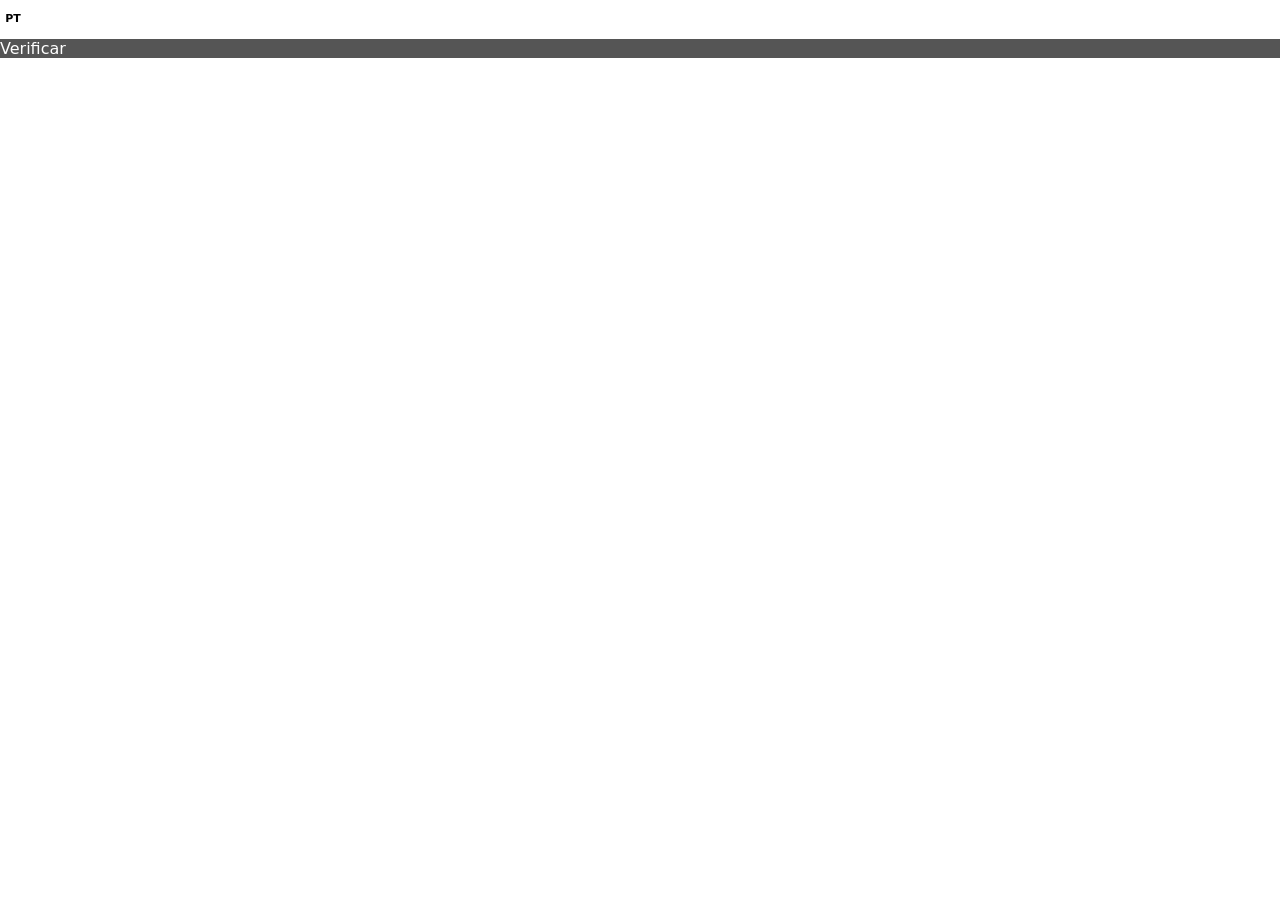
<file: checkout/index_18.html>
<!DOCTYPE html><html lang="pt" data-id="hcaptcha-frame-2e2f9feae51e15dd4676ba8e3d761ec72f41b826" data-scrapbook-source="https://newassets.hcaptcha.com/captcha/v1/2e2f9feae51e15dd4676ba8e3d761ec72f41b826/static/hcaptcha.html?hl=en-US"><div id="in-page-channel-node-id" data-channel-name="in_page_channel_aXUjCn"></div><head>
    <title>hCaptcha</title>
    <meta charset="UTF-8">
    <meta http-equiv="X-UA-Compatible" content="IE=edge">
    
    <style type="text/css">*{-webkit-tap-highlight-color:transparent;-webkit-font-smoothing:antialiased}body,html{margin:0;padding:0;font-family:-apple-system,system-ui,BlinkMacSystemFont,"Segoe UI",Roboto,Oxygen,Ubuntu,"Helvetica Neue",Arial,sans-serif;overflow:hidden;height:100%;width:100%;background-color:rgba(255,255,255,0);background-color:transparent}fieldset{margin:0;padding:15px 20px;border:none}button:focus,input:focus,select:focus,textarea:focus{outline:0}:focus{border:none;outline:0}textarea{border:none;overflow:auto;outline:0;-webkit-box-shadow:none;-moz-box-shadow:none;box-shadow:none;resize:none}.no-selection{-webkit-touch-callout:none;-webkit-user-select:none;-khtml-user-select:none;-moz-user-select:none;-ms-user-select:none;user-select:none}@-webkit-keyframes pop{0%{transform:scale(0)}70%{transform:scale(1.8)}80%{transform:scale(.6)}100%{transform:scale(1)}}@-moz-keyframes pop{0%{transform:scale(0)}70%{transform:scale(1.8)}80%{transform:scale(.6)}100%{transform:scale(1)}}@-o-keyframes pop{0%{transform:scale(0)}70%{transform:scale(1.8)}80%{transform:scale(.6)}100%{transform:scale(1)}}@keyframes pop{0%{transform:scale(0)}70%{transform:scale(1.8)}80%{transform:scale(.6)}100%{transform:scale(1)}}</style>
</head>
<body class="no-selection" aria-hidden="true">
    <div class="interface-wrapper"><div class="challenge-container"></div><div class="interface-user" dir="ltr" style="direction: ltr; text-align: left;"><div class="language-selector" style="position: relative; display: inline-block; top: 10px; left: 0px; z-index: 100;"><div id="language-list" tabindex="-1" aria-expanded="false" role="listbox" aria-labelledby="display-language" aria-owns="display-language" disabled="true" style="height: 230px; width: 160px; display: none; z-index: 100; background: rgb(255, 255, 255); box-shadow: rgba(0, 0, 0, 0.3) 0px 0px 4px; border-width: 1px; border-radius: 4px; border-style: solid; border-color: rgb(110, 130, 158); position: absolute; overflow: hidden; left: auto; bottom: 30px;"><div class="scroll-container" style="line-height: 40px; white-space: nowrap; text-align: center; width: 100%; position: absolute; overflow-y: hidden;"><div class="option" tabindex="0" aria-selected="false" aria-setsize="111" role="option" style="position: relative; cursor: pointer; height: 40px; font-size: 14px; font-weight: 400; border-width: 3px; border-style: solid; border-color: transparent; background: transparent; color: rgb(85, 85, 85);"><span>Afrikaans</span><div style="position: absolute; height: 1px; bottom: -4px; left: 10px; right: 10px; background: rgb(245, 245, 245); display: block;"></div></div><div class="option" tabindex="0" aria-selected="false" aria-setsize="111" role="option" style="position: relative; cursor: pointer; height: 40px; font-size: 14px; font-weight: 400; border-width: 3px; border-style: solid; border-color: transparent; background: transparent; color: rgb(85, 85, 85);"><span>Albanian</span><div style="position: absolute; height: 1px; bottom: -4px; left: 10px; right: 10px; background: rgb(245, 245, 245); display: block;"></div></div><div class="option" tabindex="0" aria-selected="false" aria-setsize="111" role="option" style="position: relative; cursor: pointer; height: 40px; font-size: 14px; font-weight: 400; border-width: 3px; border-style: solid; border-color: transparent; background: transparent; color: rgb(85, 85, 85);"><span>Amharic</span><div style="position: absolute; height: 1px; bottom: -4px; left: 10px; right: 10px; background: rgb(245, 245, 245); display: block;"></div></div><div class="option" tabindex="0" aria-selected="false" aria-setsize="111" role="option" style="position: relative; cursor: pointer; height: 40px; font-size: 14px; font-weight: 400; border-width: 3px; border-style: solid; border-color: transparent; background: transparent; color: rgb(85, 85, 85);"><span>Arabic</span><div style="position: absolute; height: 1px; bottom: -4px; left: 10px; right: 10px; background: rgb(245, 245, 245); display: block;"></div></div><div class="option" tabindex="0" aria-selected="false" aria-setsize="111" role="option" style="position: relative; cursor: pointer; height: 40px; font-size: 14px; font-weight: 400; border-width: 3px; border-style: solid; border-color: transparent; background: transparent; color: rgb(85, 85, 85);"><span>Armenian</span><div style="position: absolute; height: 1px; bottom: -4px; left: 10px; right: 10px; background: rgb(245, 245, 245); display: block;"></div></div><div class="option" tabindex="0" aria-selected="false" aria-setsize="111" role="option" style="position: relative; cursor: pointer; height: 40px; font-size: 14px; font-weight: 400; border-width: 3px; border-style: solid; border-color: transparent; background: transparent; color: rgb(85, 85, 85);"><span>Azerbaijani</span><div style="position: absolute; height: 1px; bottom: -4px; left: 10px; right: 10px; background: rgb(245, 245, 245); display: block;"></div></div><div class="option" tabindex="0" aria-selected="false" aria-setsize="111" role="option" style="position: relative; cursor: pointer; height: 40px; font-size: 14px; font-weight: 400; border-width: 3px; border-style: solid; border-color: transparent; background: transparent; color: rgb(85, 85, 85);"><span>Basque</span><div style="position: absolute; height: 1px; bottom: -4px; left: 10px; right: 10px; background: rgb(245, 245, 245); display: block;"></div></div><div class="option" tabindex="0" aria-selected="false" aria-setsize="111" role="option" style="position: relative; cursor: pointer; height: 40px; font-size: 14px; font-weight: 400; border-width: 3px; border-style: solid; border-color: transparent; background: transparent; color: rgb(85, 85, 85);"><span>Belarusian</span><div style="position: absolute; height: 1px; bottom: -4px; left: 10px; right: 10px; background: rgb(245, 245, 245); display: block;"></div></div><div class="option" tabindex="0" aria-selected="false" aria-setsize="111" role="option" style="position: relative; cursor: pointer; height: 40px; font-size: 14px; font-weight: 400; border-width: 3px; border-style: solid; border-color: transparent; background: transparent; color: rgb(85, 85, 85);"><span>Bengali</span><div style="position: absolute; height: 1px; bottom: -4px; left: 10px; right: 10px; background: rgb(245, 245, 245); display: block;"></div></div><div class="option" tabindex="0" aria-selected="false" aria-setsize="111" role="option" style="position: relative; cursor: pointer; height: 40px; font-size: 14px; font-weight: 400; border-width: 3px; border-style: solid; border-color: transparent; background: transparent; color: rgb(85, 85, 85);"><span>Bulgarian</span><div style="position: absolute; height: 1px; bottom: -4px; left: 10px; right: 10px; background: rgb(245, 245, 245); display: block;"></div></div><div class="option" tabindex="0" aria-selected="false" aria-setsize="111" role="option" style="position: relative; cursor: pointer; height: 40px; font-size: 14px; font-weight: 400; border-width: 3px; border-style: solid; border-color: transparent; background: transparent; color: rgb(85, 85, 85);"><span>Bosnian</span><div style="position: absolute; height: 1px; bottom: -4px; left: 10px; right: 10px; background: rgb(245, 245, 245); display: block;"></div></div><div class="option" tabindex="0" aria-selected="false" aria-setsize="111" role="option" style="position: relative; cursor: pointer; height: 40px; font-size: 14px; font-weight: 400; border-width: 3px; border-style: solid; border-color: transparent; background: transparent; color: rgb(85, 85, 85);"><span>Burmese</span><div style="position: absolute; height: 1px; bottom: -4px; left: 10px; right: 10px; background: rgb(245, 245, 245); display: block;"></div></div><div class="option" tabindex="0" aria-selected="false" aria-setsize="111" role="option" style="position: relative; cursor: pointer; height: 40px; font-size: 14px; font-weight: 400; border-width: 3px; border-style: solid; border-color: transparent; background: transparent; color: rgb(85, 85, 85);"><span>Catalan</span><div style="position: absolute; height: 1px; bottom: -4px; left: 10px; right: 10px; background: rgb(245, 245, 245); display: block;"></div></div><div class="option" tabindex="0" aria-selected="false" aria-setsize="111" role="option" style="position: relative; cursor: pointer; height: 40px; font-size: 14px; font-weight: 400; border-width: 3px; border-style: solid; border-color: transparent; background: transparent; color: rgb(85, 85, 85);"><span>Cebuano</span><div style="position: absolute; height: 1px; bottom: -4px; left: 10px; right: 10px; background: rgb(245, 245, 245); display: block;"></div></div><div class="option" tabindex="0" aria-selected="false" aria-setsize="111" role="option" style="position: relative; cursor: pointer; height: 40px; font-size: 14px; font-weight: 400; border-width: 3px; border-style: solid; border-color: transparent; background: transparent; color: rgb(85, 85, 85);"><span>Chinese</span><div style="position: absolute; height: 1px; bottom: -4px; left: 10px; right: 10px; background: rgb(245, 245, 245); display: block;"></div></div><div class="option" tabindex="0" aria-selected="false" aria-setsize="111" role="option" style="position: relative; cursor: pointer; height: 40px; font-size: 14px; font-weight: 400; border-width: 3px; border-style: solid; border-color: transparent; background: transparent; color: rgb(85, 85, 85);"><span>Chinese Simplified</span><div style="position: absolute; height: 1px; bottom: -4px; left: 10px; right: 10px; background: rgb(245, 245, 245); display: block;"></div></div><div class="option" tabindex="0" aria-selected="false" aria-setsize="111" role="option" style="position: relative; cursor: pointer; height: 40px; font-size: 14px; font-weight: 400; border-width: 3px; border-style: solid; border-color: transparent; background: transparent; color: rgb(85, 85, 85);"><span>Chinese Traditional</span><div style="position: absolute; height: 1px; bottom: -4px; left: 10px; right: 10px; background: rgb(245, 245, 245); display: block;"></div></div><div class="option" tabindex="0" aria-selected="false" aria-setsize="111" role="option" style="position: relative; cursor: pointer; height: 40px; font-size: 14px; font-weight: 400; border-width: 3px; border-style: solid; border-color: transparent; background: transparent; color: rgb(85, 85, 85);"><span>Corsican</span><div style="position: absolute; height: 1px; bottom: -4px; left: 10px; right: 10px; background: rgb(245, 245, 245); display: block;"></div></div><div class="option" tabindex="0" aria-selected="false" aria-setsize="111" role="option" style="position: relative; cursor: pointer; height: 40px; font-size: 14px; font-weight: 400; border-width: 3px; border-style: solid; border-color: transparent; background: transparent; color: rgb(85, 85, 85);"><span>Croatian</span><div style="position: absolute; height: 1px; bottom: -4px; left: 10px; right: 10px; background: rgb(245, 245, 245); display: block;"></div></div><div class="option" tabindex="0" aria-selected="false" aria-setsize="111" role="option" style="position: relative; cursor: pointer; height: 40px; font-size: 14px; font-weight: 400; border-width: 3px; border-style: solid; border-color: transparent; background: transparent; color: rgb(85, 85, 85);"><span>Czech</span><div style="position: absolute; height: 1px; bottom: -4px; left: 10px; right: 10px; background: rgb(245, 245, 245); display: block;"></div></div><div class="option" tabindex="0" aria-selected="false" aria-setsize="111" role="option" style="position: relative; cursor: pointer; height: 40px; font-size: 14px; font-weight: 400; border-width: 3px; border-style: solid; border-color: transparent; background: transparent; color: rgb(85, 85, 85);"><span>Danish</span><div style="position: absolute; height: 1px; bottom: -4px; left: 10px; right: 10px; background: rgb(245, 245, 245); display: block;"></div></div><div class="option" tabindex="0" aria-selected="false" aria-setsize="111" role="option" style="position: relative; cursor: pointer; height: 40px; font-size: 14px; font-weight: 400; border-width: 3px; border-style: solid; border-color: transparent; background: transparent; color: rgb(85, 85, 85);"><span>Dutch</span><div style="position: absolute; height: 1px; bottom: -4px; left: 10px; right: 10px; background: rgb(245, 245, 245); display: block;"></div></div><div class="option" tabindex="0" aria-selected="false" aria-setsize="111" role="option" style="position: relative; cursor: pointer; height: 40px; font-size: 14px; font-weight: 400; border-width: 3px; border-style: solid; border-color: transparent; background: transparent; color: rgb(85, 85, 85);"><span>English</span><div style="position: absolute; height: 1px; bottom: -4px; left: 10px; right: 10px; background: rgb(245, 245, 245); display: block;"></div></div><div class="option" tabindex="0" aria-selected="false" aria-setsize="111" role="option" style="position: relative; cursor: pointer; height: 40px; font-size: 14px; font-weight: 400; border-width: 3px; border-style: solid; border-color: transparent; background: transparent; color: rgb(85, 85, 85);"><span>Esperanto</span><div style="position: absolute; height: 1px; bottom: -4px; left: 10px; right: 10px; background: rgb(245, 245, 245); display: block;"></div></div><div class="option" tabindex="0" aria-selected="false" aria-setsize="111" role="option" style="position: relative; cursor: pointer; height: 40px; font-size: 14px; font-weight: 400; border-width: 3px; border-style: solid; border-color: transparent; background: transparent; color: rgb(85, 85, 85);"><span>Estonian</span><div style="position: absolute; height: 1px; bottom: -4px; left: 10px; right: 10px; background: rgb(245, 245, 245); display: block;"></div></div><div class="option" tabindex="0" aria-selected="false" aria-setsize="111" role="option" style="position: relative; cursor: pointer; height: 40px; font-size: 14px; font-weight: 400; border-width: 3px; border-style: solid; border-color: transparent; background: transparent; color: rgb(85, 85, 85);"><span>Finnish</span><div style="position: absolute; height: 1px; bottom: -4px; left: 10px; right: 10px; background: rgb(245, 245, 245); display: block;"></div></div><div class="option" tabindex="0" aria-selected="false" aria-setsize="111" role="option" style="position: relative; cursor: pointer; height: 40px; font-size: 14px; font-weight: 400; border-width: 3px; border-style: solid; border-color: transparent; background: transparent; color: rgb(85, 85, 85);"><span>French</span><div style="position: absolute; height: 1px; bottom: -4px; left: 10px; right: 10px; background: rgb(245, 245, 245); display: block;"></div></div><div class="option" tabindex="0" aria-selected="false" aria-setsize="111" role="option" style="position: relative; cursor: pointer; height: 40px; font-size: 14px; font-weight: 400; border-width: 3px; border-style: solid; border-color: transparent; background: transparent; color: rgb(85, 85, 85);"><span>Frisian</span><div style="position: absolute; height: 1px; bottom: -4px; left: 10px; right: 10px; background: rgb(245, 245, 245); display: block;"></div></div><div class="option" tabindex="0" aria-selected="false" aria-setsize="111" role="option" style="position: relative; cursor: pointer; height: 40px; font-size: 14px; font-weight: 400; border-width: 3px; border-style: solid; border-color: transparent; background: transparent; color: rgb(85, 85, 85);"><span>Gaelic</span><div style="position: absolute; height: 1px; bottom: -4px; left: 10px; right: 10px; background: rgb(245, 245, 245); display: block;"></div></div><div class="option" tabindex="0" aria-selected="false" aria-setsize="111" role="option" style="position: relative; cursor: pointer; height: 40px; font-size: 14px; font-weight: 400; border-width: 3px; border-style: solid; border-color: transparent; background: transparent; color: rgb(85, 85, 85);"><span>Galacian</span><div style="position: absolute; height: 1px; bottom: -4px; left: 10px; right: 10px; background: rgb(245, 245, 245); display: block;"></div></div><div class="option" tabindex="0" aria-selected="false" aria-setsize="111" role="option" style="position: relative; cursor: pointer; height: 40px; font-size: 14px; font-weight: 400; border-width: 3px; border-style: solid; border-color: transparent; background: transparent; color: rgb(85, 85, 85);"><span>Georgian</span><div style="position: absolute; height: 1px; bottom: -4px; left: 10px; right: 10px; background: rgb(245, 245, 245); display: block;"></div></div><div class="option" tabindex="0" aria-selected="false" aria-setsize="111" role="option" style="position: relative; cursor: pointer; height: 40px; font-size: 14px; font-weight: 400; border-width: 3px; border-style: solid; border-color: transparent; background: transparent; color: rgb(85, 85, 85);"><span>German</span><div style="position: absolute; height: 1px; bottom: -4px; left: 10px; right: 10px; background: rgb(245, 245, 245); display: block;"></div></div><div class="option" tabindex="0" aria-selected="false" aria-setsize="111" role="option" style="position: relative; cursor: pointer; height: 40px; font-size: 14px; font-weight: 400; border-width: 3px; border-style: solid; border-color: transparent; background: transparent; color: rgb(85, 85, 85);"><span>Greek</span><div style="position: absolute; height: 1px; bottom: -4px; left: 10px; right: 10px; background: rgb(245, 245, 245); display: block;"></div></div><div class="option" tabindex="0" aria-selected="false" aria-setsize="111" role="option" style="position: relative; cursor: pointer; height: 40px; font-size: 14px; font-weight: 400; border-width: 3px; border-style: solid; border-color: transparent; background: transparent; color: rgb(85, 85, 85);"><span>Gujurati</span><div style="position: absolute; height: 1px; bottom: -4px; left: 10px; right: 10px; background: rgb(245, 245, 245); display: block;"></div></div><div class="option" tabindex="0" aria-selected="false" aria-setsize="111" role="option" style="position: relative; cursor: pointer; height: 40px; font-size: 14px; font-weight: 400; border-width: 3px; border-style: solid; border-color: transparent; background: transparent; color: rgb(85, 85, 85);"><span>Haitian</span><div style="position: absolute; height: 1px; bottom: -4px; left: 10px; right: 10px; background: rgb(245, 245, 245); display: block;"></div></div><div class="option" tabindex="0" aria-selected="false" aria-setsize="111" role="option" style="position: relative; cursor: pointer; height: 40px; font-size: 14px; font-weight: 400; border-width: 3px; border-style: solid; border-color: transparent; background: transparent; color: rgb(85, 85, 85);"><span>Hausa</span><div style="position: absolute; height: 1px; bottom: -4px; left: 10px; right: 10px; background: rgb(245, 245, 245); display: block;"></div></div><div class="option" tabindex="0" aria-selected="false" aria-setsize="111" role="option" style="position: relative; cursor: pointer; height: 40px; font-size: 14px; font-weight: 400; border-width: 3px; border-style: solid; border-color: transparent; background: transparent; color: rgb(85, 85, 85);"><span>Hawaiian</span><div style="position: absolute; height: 1px; bottom: -4px; left: 10px; right: 10px; background: rgb(245, 245, 245); display: block;"></div></div><div class="option" tabindex="0" aria-selected="false" aria-setsize="111" role="option" style="position: relative; cursor: pointer; height: 40px; font-size: 14px; font-weight: 400; border-width: 3px; border-style: solid; border-color: transparent; background: transparent; color: rgb(85, 85, 85);"><span>Hebrew</span><div style="position: absolute; height: 1px; bottom: -4px; left: 10px; right: 10px; background: rgb(245, 245, 245); display: block;"></div></div><div class="option" tabindex="0" aria-selected="false" aria-setsize="111" role="option" style="position: relative; cursor: pointer; height: 40px; font-size: 14px; font-weight: 400; border-width: 3px; border-style: solid; border-color: transparent; background: transparent; color: rgb(85, 85, 85);"><span>Hindi</span><div style="position: absolute; height: 1px; bottom: -4px; left: 10px; right: 10px; background: rgb(245, 245, 245); display: block;"></div></div><div class="option" tabindex="0" aria-selected="false" aria-setsize="111" role="option" style="position: relative; cursor: pointer; height: 40px; font-size: 14px; font-weight: 400; border-width: 3px; border-style: solid; border-color: transparent; background: transparent; color: rgb(85, 85, 85);"><span>Hmong</span><div style="position: absolute; height: 1px; bottom: -4px; left: 10px; right: 10px; background: rgb(245, 245, 245); display: block;"></div></div><div class="option" tabindex="0" aria-selected="false" aria-setsize="111" role="option" style="position: relative; cursor: pointer; height: 40px; font-size: 14px; font-weight: 400; border-width: 3px; border-style: solid; border-color: transparent; background: transparent; color: rgb(85, 85, 85);"><span>Hungarian</span><div style="position: absolute; height: 1px; bottom: -4px; left: 10px; right: 10px; background: rgb(245, 245, 245); display: block;"></div></div><div class="option" tabindex="0" aria-selected="false" aria-setsize="111" role="option" style="position: relative; cursor: pointer; height: 40px; font-size: 14px; font-weight: 400; border-width: 3px; border-style: solid; border-color: transparent; background: transparent; color: rgb(85, 85, 85);"><span>Icelandic</span><div style="position: absolute; height: 1px; bottom: -4px; left: 10px; right: 10px; background: rgb(245, 245, 245); display: block;"></div></div><div class="option" tabindex="0" aria-selected="false" aria-setsize="111" role="option" style="position: relative; cursor: pointer; height: 40px; font-size: 14px; font-weight: 400; border-width: 3px; border-style: solid; border-color: transparent; background: transparent; color: rgb(85, 85, 85);"><span>Igbo</span><div style="position: absolute; height: 1px; bottom: -4px; left: 10px; right: 10px; background: rgb(245, 245, 245); display: block;"></div></div><div class="option" tabindex="0" aria-selected="false" aria-setsize="111" role="option" style="position: relative; cursor: pointer; height: 40px; font-size: 14px; font-weight: 400; border-width: 3px; border-style: solid; border-color: transparent; background: transparent; color: rgb(85, 85, 85);"><span>Indonesian</span><div style="position: absolute; height: 1px; bottom: -4px; left: 10px; right: 10px; background: rgb(245, 245, 245); display: block;"></div></div><div class="option" tabindex="0" aria-selected="false" aria-setsize="111" role="option" style="position: relative; cursor: pointer; height: 40px; font-size: 14px; font-weight: 400; border-width: 3px; border-style: solid; border-color: transparent; background: transparent; color: rgb(85, 85, 85);"><span>Irish</span><div style="position: absolute; height: 1px; bottom: -4px; left: 10px; right: 10px; background: rgb(245, 245, 245); display: block;"></div></div><div class="option" tabindex="0" aria-selected="false" aria-setsize="111" role="option" style="position: relative; cursor: pointer; height: 40px; font-size: 14px; font-weight: 400; border-width: 3px; border-style: solid; border-color: transparent; background: transparent; color: rgb(85, 85, 85);"><span>Italian</span><div style="position: absolute; height: 1px; bottom: -4px; left: 10px; right: 10px; background: rgb(245, 245, 245); display: block;"></div></div><div class="option" tabindex="0" aria-selected="false" aria-setsize="111" role="option" style="position: relative; cursor: pointer; height: 40px; font-size: 14px; font-weight: 400; border-width: 3px; border-style: solid; border-color: transparent; background: transparent; color: rgb(85, 85, 85);"><span>Japanese</span><div style="position: absolute; height: 1px; bottom: -4px; left: 10px; right: 10px; background: rgb(245, 245, 245); display: block;"></div></div><div class="option" tabindex="0" aria-selected="false" aria-setsize="111" role="option" style="position: relative; cursor: pointer; height: 40px; font-size: 14px; font-weight: 400; border-width: 3px; border-style: solid; border-color: transparent; background: transparent; color: rgb(85, 85, 85);"><span>Javanese</span><div style="position: absolute; height: 1px; bottom: -4px; left: 10px; right: 10px; background: rgb(245, 245, 245); display: block;"></div></div><div class="option" tabindex="0" aria-selected="false" aria-setsize="111" role="option" style="position: relative; cursor: pointer; height: 40px; font-size: 14px; font-weight: 400; border-width: 3px; border-style: solid; border-color: transparent; background: transparent; color: rgb(85, 85, 85);"><span>Kannada</span><div style="position: absolute; height: 1px; bottom: -4px; left: 10px; right: 10px; background: rgb(245, 245, 245); display: block;"></div></div><div class="option" tabindex="0" aria-selected="false" aria-setsize="111" role="option" style="position: relative; cursor: pointer; height: 40px; font-size: 14px; font-weight: 400; border-width: 3px; border-style: solid; border-color: transparent; background: transparent; color: rgb(85, 85, 85);"><span>Kazakh</span><div style="position: absolute; height: 1px; bottom: -4px; left: 10px; right: 10px; background: rgb(245, 245, 245); display: block;"></div></div><div class="option" tabindex="0" aria-selected="false" aria-setsize="111" role="option" style="position: relative; cursor: pointer; height: 40px; font-size: 14px; font-weight: 400; border-width: 3px; border-style: solid; border-color: transparent; background: transparent; color: rgb(85, 85, 85);"><span>Khmer</span><div style="position: absolute; height: 1px; bottom: -4px; left: 10px; right: 10px; background: rgb(245, 245, 245); display: block;"></div></div><div class="option" tabindex="0" aria-selected="false" aria-setsize="111" role="option" style="position: relative; cursor: pointer; height: 40px; font-size: 14px; font-weight: 400; border-width: 3px; border-style: solid; border-color: transparent; background: transparent; color: rgb(85, 85, 85);"><span>Kinyarwanda</span><div style="position: absolute; height: 1px; bottom: -4px; left: 10px; right: 10px; background: rgb(245, 245, 245); display: block;"></div></div><div class="option" tabindex="0" aria-selected="false" aria-setsize="111" role="option" style="position: relative; cursor: pointer; height: 40px; font-size: 14px; font-weight: 400; border-width: 3px; border-style: solid; border-color: transparent; background: transparent; color: rgb(85, 85, 85);"><span>Kirghiz</span><div style="position: absolute; height: 1px; bottom: -4px; left: 10px; right: 10px; background: rgb(245, 245, 245); display: block;"></div></div><div class="option" tabindex="0" aria-selected="false" aria-setsize="111" role="option" style="position: relative; cursor: pointer; height: 40px; font-size: 14px; font-weight: 400; border-width: 3px; border-style: solid; border-color: transparent; background: transparent; color: rgb(85, 85, 85);"><span>Korean</span><div style="position: absolute; height: 1px; bottom: -4px; left: 10px; right: 10px; background: rgb(245, 245, 245); display: block;"></div></div><div class="option" tabindex="0" aria-selected="false" aria-setsize="111" role="option" style="position: relative; cursor: pointer; height: 40px; font-size: 14px; font-weight: 400; border-width: 3px; border-style: solid; border-color: transparent; background: transparent; color: rgb(85, 85, 85);"><span>Kurdish</span><div style="position: absolute; height: 1px; bottom: -4px; left: 10px; right: 10px; background: rgb(245, 245, 245); display: block;"></div></div><div class="option" tabindex="0" aria-selected="false" aria-setsize="111" role="option" style="position: relative; cursor: pointer; height: 40px; font-size: 14px; font-weight: 400; border-width: 3px; border-style: solid; border-color: transparent; background: transparent; color: rgb(85, 85, 85);"><span>Lao</span><div style="position: absolute; height: 1px; bottom: -4px; left: 10px; right: 10px; background: rgb(245, 245, 245); display: block;"></div></div><div class="option" tabindex="0" aria-selected="false" aria-setsize="111" role="option" style="position: relative; cursor: pointer; height: 40px; font-size: 14px; font-weight: 400; border-width: 3px; border-style: solid; border-color: transparent; background: transparent; color: rgb(85, 85, 85);"><span>Latin</span><div style="position: absolute; height: 1px; bottom: -4px; left: 10px; right: 10px; background: rgb(245, 245, 245); display: block;"></div></div><div class="option" tabindex="0" aria-selected="false" aria-setsize="111" role="option" style="position: relative; cursor: pointer; height: 40px; font-size: 14px; font-weight: 400; border-width: 3px; border-style: solid; border-color: transparent; background: transparent; color: rgb(85, 85, 85);"><span>Latvian</span><div style="position: absolute; height: 1px; bottom: -4px; left: 10px; right: 10px; background: rgb(245, 245, 245); display: block;"></div></div><div class="option" tabindex="0" aria-selected="false" aria-setsize="111" role="option" style="position: relative; cursor: pointer; height: 40px; font-size: 14px; font-weight: 400; border-width: 3px; border-style: solid; border-color: transparent; background: transparent; color: rgb(85, 85, 85);"><span>Lithuanian</span><div style="position: absolute; height: 1px; bottom: -4px; left: 10px; right: 10px; background: rgb(245, 245, 245); display: block;"></div></div><div class="option" tabindex="0" aria-selected="false" aria-setsize="111" role="option" style="position: relative; cursor: pointer; height: 40px; font-size: 14px; font-weight: 400; border-width: 3px; border-style: solid; border-color: transparent; background: transparent; color: rgb(85, 85, 85);"><span>Luxembourgish</span><div style="position: absolute; height: 1px; bottom: -4px; left: 10px; right: 10px; background: rgb(245, 245, 245); display: block;"></div></div><div class="option" tabindex="0" aria-selected="false" aria-setsize="111" role="option" style="position: relative; cursor: pointer; height: 40px; font-size: 14px; font-weight: 400; border-width: 3px; border-style: solid; border-color: transparent; background: transparent; color: rgb(85, 85, 85);"><span>Macedonian</span><div style="position: absolute; height: 1px; bottom: -4px; left: 10px; right: 10px; background: rgb(245, 245, 245); display: block;"></div></div><div class="option" tabindex="0" aria-selected="false" aria-setsize="111" role="option" style="position: relative; cursor: pointer; height: 40px; font-size: 14px; font-weight: 400; border-width: 3px; border-style: solid; border-color: transparent; background: transparent; color: rgb(85, 85, 85);"><span>Malagasy</span><div style="position: absolute; height: 1px; bottom: -4px; left: 10px; right: 10px; background: rgb(245, 245, 245); display: block;"></div></div><div class="option" tabindex="0" aria-selected="false" aria-setsize="111" role="option" style="position: relative; cursor: pointer; height: 40px; font-size: 14px; font-weight: 400; border-width: 3px; border-style: solid; border-color: transparent; background: transparent; color: rgb(85, 85, 85);"><span>Malay</span><div style="position: absolute; height: 1px; bottom: -4px; left: 10px; right: 10px; background: rgb(245, 245, 245); display: block;"></div></div><div class="option" tabindex="0" aria-selected="false" aria-setsize="111" role="option" style="position: relative; cursor: pointer; height: 40px; font-size: 14px; font-weight: 400; border-width: 3px; border-style: solid; border-color: transparent; background: transparent; color: rgb(85, 85, 85);"><span>Malayalam</span><div style="position: absolute; height: 1px; bottom: -4px; left: 10px; right: 10px; background: rgb(245, 245, 245); display: block;"></div></div><div class="option" tabindex="0" aria-selected="false" aria-setsize="111" role="option" style="position: relative; cursor: pointer; height: 40px; font-size: 14px; font-weight: 400; border-width: 3px; border-style: solid; border-color: transparent; background: transparent; color: rgb(85, 85, 85);"><span>Maltese</span><div style="position: absolute; height: 1px; bottom: -4px; left: 10px; right: 10px; background: rgb(245, 245, 245); display: block;"></div></div><div class="option" tabindex="0" aria-selected="false" aria-setsize="111" role="option" style="position: relative; cursor: pointer; height: 40px; font-size: 14px; font-weight: 400; border-width: 3px; border-style: solid; border-color: transparent; background: transparent; color: rgb(85, 85, 85);"><span>Maori</span><div style="position: absolute; height: 1px; bottom: -4px; left: 10px; right: 10px; background: rgb(245, 245, 245); display: block;"></div></div><div class="option" tabindex="0" aria-selected="false" aria-setsize="111" role="option" style="position: relative; cursor: pointer; height: 40px; font-size: 14px; font-weight: 400; border-width: 3px; border-style: solid; border-color: transparent; background: transparent; color: rgb(85, 85, 85);"><span>Marathi</span><div style="position: absolute; height: 1px; bottom: -4px; left: 10px; right: 10px; background: rgb(245, 245, 245); display: block;"></div></div><div class="option" tabindex="0" aria-selected="false" aria-setsize="111" role="option" style="position: relative; cursor: pointer; height: 40px; font-size: 14px; font-weight: 400; border-width: 3px; border-style: solid; border-color: transparent; background: transparent; color: rgb(85, 85, 85);"><span>Mongolian</span><div style="position: absolute; height: 1px; bottom: -4px; left: 10px; right: 10px; background: rgb(245, 245, 245); display: block;"></div></div><div class="option" tabindex="0" aria-selected="false" aria-setsize="111" role="option" style="position: relative; cursor: pointer; height: 40px; font-size: 14px; font-weight: 400; border-width: 3px; border-style: solid; border-color: transparent; background: transparent; color: rgb(85, 85, 85);"><span>Nepali</span><div style="position: absolute; height: 1px; bottom: -4px; left: 10px; right: 10px; background: rgb(245, 245, 245); display: block;"></div></div><div class="option" tabindex="0" aria-selected="false" aria-setsize="111" role="option" style="position: relative; cursor: pointer; height: 40px; font-size: 14px; font-weight: 400; border-width: 3px; border-style: solid; border-color: transparent; background: transparent; color: rgb(85, 85, 85);"><span>Norwegian</span><div style="position: absolute; height: 1px; bottom: -4px; left: 10px; right: 10px; background: rgb(245, 245, 245); display: block;"></div></div><div class="option" tabindex="0" aria-selected="false" aria-setsize="111" role="option" style="position: relative; cursor: pointer; height: 40px; font-size: 14px; font-weight: 400; border-width: 3px; border-style: solid; border-color: transparent; background: transparent; color: rgb(85, 85, 85);"><span>Nyanja</span><div style="position: absolute; height: 1px; bottom: -4px; left: 10px; right: 10px; background: rgb(245, 245, 245); display: block;"></div></div><div class="option" tabindex="0" aria-selected="false" aria-setsize="111" role="option" style="position: relative; cursor: pointer; height: 40px; font-size: 14px; font-weight: 400; border-width: 3px; border-style: solid; border-color: transparent; background: transparent; color: rgb(85, 85, 85);"><span>Oriya</span><div style="position: absolute; height: 1px; bottom: -4px; left: 10px; right: 10px; background: rgb(245, 245, 245); display: block;"></div></div><div class="option" tabindex="0" aria-selected="false" aria-setsize="111" role="option" style="position: relative; cursor: pointer; height: 40px; font-size: 14px; font-weight: 400; border-width: 3px; border-style: solid; border-color: transparent; background: transparent; color: rgb(85, 85, 85);"><span>Persian</span><div style="position: absolute; height: 1px; bottom: -4px; left: 10px; right: 10px; background: rgb(245, 245, 245); display: block;"></div></div><div class="option" tabindex="0" aria-selected="false" aria-setsize="111" role="option" style="position: relative; cursor: pointer; height: 40px; font-size: 14px; font-weight: 400; border-width: 3px; border-style: solid; border-color: transparent; background: transparent; color: rgb(85, 85, 85);"><span>Polish</span><div style="position: absolute; height: 1px; bottom: -4px; left: 10px; right: 10px; background: rgb(245, 245, 245); display: block;"></div></div><div class="option" tabindex="0" aria-selected="false" aria-setsize="111" role="option" style="position: relative; cursor: pointer; height: 40px; font-size: 14px; font-weight: 400; border-width: 3px; border-style: solid; border-color: transparent; background: transparent; color: rgb(85, 85, 85);"><span>Portuguese (Brazil)</span><div style="position: absolute; height: 1px; bottom: -4px; left: 10px; right: 10px; background: rgb(245, 245, 245); display: block;"></div></div><div class="option" tabindex="0" aria-selected="true" aria-setsize="111" role="option" style="position: relative; cursor: pointer; height: 40px; font-size: 14px; font-weight: 400; border-width: 3px; border-style: solid; border-color: transparent; background: rgb(92, 111, 138); color: rgb(250, 250, 250);"><span>Portuguese (Portugal)</span><div style="position: absolute; height: 1px; bottom: -4px; left: 10px; right: 10px; background: rgb(245, 245, 245); display: none;"></div></div><div class="option" tabindex="0" aria-selected="false" aria-setsize="111" role="option" style="position: relative; cursor: pointer; height: 40px; font-size: 14px; font-weight: 400; border-width: 3px; border-style: solid; border-color: transparent; background: transparent; color: rgb(85, 85, 85);"><span>Pashto</span><div style="position: absolute; height: 1px; bottom: -4px; left: 10px; right: 10px; background: rgb(245, 245, 245); display: block;"></div></div><div class="option" tabindex="0" aria-selected="false" aria-setsize="111" role="option" style="position: relative; cursor: pointer; height: 40px; font-size: 14px; font-weight: 400; border-width: 3px; border-style: solid; border-color: transparent; background: transparent; color: rgb(85, 85, 85);"><span>Punjabi</span><div style="position: absolute; height: 1px; bottom: -4px; left: 10px; right: 10px; background: rgb(245, 245, 245); display: block;"></div></div><div class="option" tabindex="0" aria-selected="false" aria-setsize="111" role="option" style="position: relative; cursor: pointer; height: 40px; font-size: 14px; font-weight: 400; border-width: 3px; border-style: solid; border-color: transparent; background: transparent; color: rgb(85, 85, 85);"><span>Romanian</span><div style="position: absolute; height: 1px; bottom: -4px; left: 10px; right: 10px; background: rgb(245, 245, 245); display: block;"></div></div><div class="option" tabindex="0" aria-selected="false" aria-setsize="111" role="option" style="position: relative; cursor: pointer; height: 40px; font-size: 14px; font-weight: 400; border-width: 3px; border-style: solid; border-color: transparent; background: transparent; color: rgb(85, 85, 85);"><span>Russian</span><div style="position: absolute; height: 1px; bottom: -4px; left: 10px; right: 10px; background: rgb(245, 245, 245); display: block;"></div></div><div class="option" tabindex="0" aria-selected="false" aria-setsize="111" role="option" style="position: relative; cursor: pointer; height: 40px; font-size: 14px; font-weight: 400; border-width: 3px; border-style: solid; border-color: transparent; background: transparent; color: rgb(85, 85, 85);"><span>Samoan</span><div style="position: absolute; height: 1px; bottom: -4px; left: 10px; right: 10px; background: rgb(245, 245, 245); display: block;"></div></div><div class="option" tabindex="0" aria-selected="false" aria-setsize="111" role="option" style="position: relative; cursor: pointer; height: 40px; font-size: 14px; font-weight: 400; border-width: 3px; border-style: solid; border-color: transparent; background: transparent; color: rgb(85, 85, 85);"><span>Shona</span><div style="position: absolute; height: 1px; bottom: -4px; left: 10px; right: 10px; background: rgb(245, 245, 245); display: block;"></div></div><div class="option" tabindex="0" aria-selected="false" aria-setsize="111" role="option" style="position: relative; cursor: pointer; height: 40px; font-size: 14px; font-weight: 400; border-width: 3px; border-style: solid; border-color: transparent; background: transparent; color: rgb(85, 85, 85);"><span>Sindhi</span><div style="position: absolute; height: 1px; bottom: -4px; left: 10px; right: 10px; background: rgb(245, 245, 245); display: block;"></div></div><div class="option" tabindex="0" aria-selected="false" aria-setsize="111" role="option" style="position: relative; cursor: pointer; height: 40px; font-size: 14px; font-weight: 400; border-width: 3px; border-style: solid; border-color: transparent; background: transparent; color: rgb(85, 85, 85);"><span>Sinhalese</span><div style="position: absolute; height: 1px; bottom: -4px; left: 10px; right: 10px; background: rgb(245, 245, 245); display: block;"></div></div><div class="option" tabindex="0" aria-selected="false" aria-setsize="111" role="option" style="position: relative; cursor: pointer; height: 40px; font-size: 14px; font-weight: 400; border-width: 3px; border-style: solid; border-color: transparent; background: transparent; color: rgb(85, 85, 85);"><span>Serbian</span><div style="position: absolute; height: 1px; bottom: -4px; left: 10px; right: 10px; background: rgb(245, 245, 245); display: block;"></div></div><div class="option" tabindex="0" aria-selected="false" aria-setsize="111" role="option" style="position: relative; cursor: pointer; height: 40px; font-size: 14px; font-weight: 400; border-width: 3px; border-style: solid; border-color: transparent; background: transparent; color: rgb(85, 85, 85);"><span>Slovak</span><div style="position: absolute; height: 1px; bottom: -4px; left: 10px; right: 10px; background: rgb(245, 245, 245); display: block;"></div></div><div class="option" tabindex="0" aria-selected="false" aria-setsize="111" role="option" style="position: relative; cursor: pointer; height: 40px; font-size: 14px; font-weight: 400; border-width: 3px; border-style: solid; border-color: transparent; background: transparent; color: rgb(85, 85, 85);"><span>Slovenian</span><div style="position: absolute; height: 1px; bottom: -4px; left: 10px; right: 10px; background: rgb(245, 245, 245); display: block;"></div></div><div class="option" tabindex="0" aria-selected="false" aria-setsize="111" role="option" style="position: relative; cursor: pointer; height: 40px; font-size: 14px; font-weight: 400; border-width: 3px; border-style: solid; border-color: transparent; background: transparent; color: rgb(85, 85, 85);"><span>Somali</span><div style="position: absolute; height: 1px; bottom: -4px; left: 10px; right: 10px; background: rgb(245, 245, 245); display: block;"></div></div><div class="option" tabindex="0" aria-selected="false" aria-setsize="111" role="option" style="position: relative; cursor: pointer; height: 40px; font-size: 14px; font-weight: 400; border-width: 3px; border-style: solid; border-color: transparent; background: transparent; color: rgb(85, 85, 85);"><span>Southern Sotho</span><div style="position: absolute; height: 1px; bottom: -4px; left: 10px; right: 10px; background: rgb(245, 245, 245); display: block;"></div></div><div class="option" tabindex="0" aria-selected="false" aria-setsize="111" role="option" style="position: relative; cursor: pointer; height: 40px; font-size: 14px; font-weight: 400; border-width: 3px; border-style: solid; border-color: transparent; background: transparent; color: rgb(85, 85, 85);"><span>Spanish</span><div style="position: absolute; height: 1px; bottom: -4px; left: 10px; right: 10px; background: rgb(245, 245, 245); display: block;"></div></div><div class="option" tabindex="0" aria-selected="false" aria-setsize="111" role="option" style="position: relative; cursor: pointer; height: 40px; font-size: 14px; font-weight: 400; border-width: 3px; border-style: solid; border-color: transparent; background: transparent; color: rgb(85, 85, 85);"><span>Sundanese</span><div style="position: absolute; height: 1px; bottom: -4px; left: 10px; right: 10px; background: rgb(245, 245, 245); display: block;"></div></div><div class="option" tabindex="0" aria-selected="false" aria-setsize="111" role="option" style="position: relative; cursor: pointer; height: 40px; font-size: 14px; font-weight: 400; border-width: 3px; border-style: solid; border-color: transparent; background: transparent; color: rgb(85, 85, 85);"><span>Swahili</span><div style="position: absolute; height: 1px; bottom: -4px; left: 10px; right: 10px; background: rgb(245, 245, 245); display: block;"></div></div><div class="option" tabindex="0" aria-selected="false" aria-setsize="111" role="option" style="position: relative; cursor: pointer; height: 40px; font-size: 14px; font-weight: 400; border-width: 3px; border-style: solid; border-color: transparent; background: transparent; color: rgb(85, 85, 85);"><span>Swedish</span><div style="position: absolute; height: 1px; bottom: -4px; left: 10px; right: 10px; background: rgb(245, 245, 245); display: block;"></div></div><div class="option" tabindex="0" aria-selected="false" aria-setsize="111" role="option" style="position: relative; cursor: pointer; height: 40px; font-size: 14px; font-weight: 400; border-width: 3px; border-style: solid; border-color: transparent; background: transparent; color: rgb(85, 85, 85);"><span>Tagalog</span><div style="position: absolute; height: 1px; bottom: -4px; left: 10px; right: 10px; background: rgb(245, 245, 245); display: block;"></div></div><div class="option" tabindex="0" aria-selected="false" aria-setsize="111" role="option" style="position: relative; cursor: pointer; height: 40px; font-size: 14px; font-weight: 400; border-width: 3px; border-style: solid; border-color: transparent; background: transparent; color: rgb(85, 85, 85);"><span>Tajik</span><div style="position: absolute; height: 1px; bottom: -4px; left: 10px; right: 10px; background: rgb(245, 245, 245); display: block;"></div></div><div class="option" tabindex="0" aria-selected="false" aria-setsize="111" role="option" style="position: relative; cursor: pointer; height: 40px; font-size: 14px; font-weight: 400; border-width: 3px; border-style: solid; border-color: transparent; background: transparent; color: rgb(85, 85, 85);"><span>Tamil</span><div style="position: absolute; height: 1px; bottom: -4px; left: 10px; right: 10px; background: rgb(245, 245, 245); display: block;"></div></div><div class="option" tabindex="0" aria-selected="false" aria-setsize="111" role="option" style="position: relative; cursor: pointer; height: 40px; font-size: 14px; font-weight: 400; border-width: 3px; border-style: solid; border-color: transparent; background: transparent; color: rgb(85, 85, 85);"><span>Tatar</span><div style="position: absolute; height: 1px; bottom: -4px; left: 10px; right: 10px; background: rgb(245, 245, 245); display: block;"></div></div><div class="option" tabindex="0" aria-selected="false" aria-setsize="111" role="option" style="position: relative; cursor: pointer; height: 40px; font-size: 14px; font-weight: 400; border-width: 3px; border-style: solid; border-color: transparent; background: transparent; color: rgb(85, 85, 85);"><span>Teluga</span><div style="position: absolute; height: 1px; bottom: -4px; left: 10px; right: 10px; background: rgb(245, 245, 245); display: block;"></div></div><div class="option" tabindex="0" aria-selected="false" aria-setsize="111" role="option" style="position: relative; cursor: pointer; height: 40px; font-size: 14px; font-weight: 400; border-width: 3px; border-style: solid; border-color: transparent; background: transparent; color: rgb(85, 85, 85);"><span>Thai</span><div style="position: absolute; height: 1px; bottom: -4px; left: 10px; right: 10px; background: rgb(245, 245, 245); display: block;"></div></div><div class="option" tabindex="0" aria-selected="false" aria-setsize="111" role="option" style="position: relative; cursor: pointer; height: 40px; font-size: 14px; font-weight: 400; border-width: 3px; border-style: solid; border-color: transparent; background: transparent; color: rgb(85, 85, 85);"><span>Turkish</span><div style="position: absolute; height: 1px; bottom: -4px; left: 10px; right: 10px; background: rgb(245, 245, 245); display: block;"></div></div><div class="option" tabindex="0" aria-selected="false" aria-setsize="111" role="option" style="position: relative; cursor: pointer; height: 40px; font-size: 14px; font-weight: 400; border-width: 3px; border-style: solid; border-color: transparent; background: transparent; color: rgb(85, 85, 85);"><span>Turkmen</span><div style="position: absolute; height: 1px; bottom: -4px; left: 10px; right: 10px; background: rgb(245, 245, 245); display: block;"></div></div><div class="option" tabindex="0" aria-selected="false" aria-setsize="111" role="option" style="position: relative; cursor: pointer; height: 40px; font-size: 14px; font-weight: 400; border-width: 3px; border-style: solid; border-color: transparent; background: transparent; color: rgb(85, 85, 85);"><span>Uyghur</span><div style="position: absolute; height: 1px; bottom: -4px; left: 10px; right: 10px; background: rgb(245, 245, 245); display: block;"></div></div><div class="option" tabindex="0" aria-selected="false" aria-setsize="111" role="option" style="position: relative; cursor: pointer; height: 40px; font-size: 14px; font-weight: 400; border-width: 3px; border-style: solid; border-color: transparent; background: transparent; color: rgb(85, 85, 85);"><span>Ukrainian</span><div style="position: absolute; height: 1px; bottom: -4px; left: 10px; right: 10px; background: rgb(245, 245, 245); display: block;"></div></div><div class="option" tabindex="0" aria-selected="false" aria-setsize="111" role="option" style="position: relative; cursor: pointer; height: 40px; font-size: 14px; font-weight: 400; border-width: 3px; border-style: solid; border-color: transparent; background: transparent; color: rgb(85, 85, 85);"><span>Urdu</span><div style="position: absolute; height: 1px; bottom: -4px; left: 10px; right: 10px; background: rgb(245, 245, 245); display: block;"></div></div><div class="option" tabindex="0" aria-selected="false" aria-setsize="111" role="option" style="position: relative; cursor: pointer; height: 40px; font-size: 14px; font-weight: 400; border-width: 3px; border-style: solid; border-color: transparent; background: transparent; color: rgb(85, 85, 85);"><span>Uzbek</span><div style="position: absolute; height: 1px; bottom: -4px; left: 10px; right: 10px; background: rgb(245, 245, 245); display: block;"></div></div><div class="option" tabindex="0" aria-selected="false" aria-setsize="111" role="option" style="position: relative; cursor: pointer; height: 40px; font-size: 14px; font-weight: 400; border-width: 3px; border-style: solid; border-color: transparent; background: transparent; color: rgb(85, 85, 85);"><span>Vietnamese</span><div style="position: absolute; height: 1px; bottom: -4px; left: 10px; right: 10px; background: rgb(245, 245, 245); display: block;"></div></div><div class="option" tabindex="0" aria-selected="false" aria-setsize="111" role="option" style="position: relative; cursor: pointer; height: 40px; font-size: 14px; font-weight: 400; border-width: 3px; border-style: solid; border-color: transparent; background: transparent; color: rgb(85, 85, 85);"><span>Welsh</span><div style="position: absolute; height: 1px; bottom: -4px; left: 10px; right: 10px; background: rgb(245, 245, 245); display: block;"></div></div><div class="option" tabindex="0" aria-selected="false" aria-setsize="111" role="option" style="position: relative; cursor: pointer; height: 40px; font-size: 14px; font-weight: 400; border-width: 3px; border-style: solid; border-color: transparent; background: transparent; color: rgb(85, 85, 85);"><span>Xhosa</span><div style="position: absolute; height: 1px; bottom: -4px; left: 10px; right: 10px; background: rgb(245, 245, 245); display: block;"></div></div><div class="option" tabindex="0" aria-selected="false" aria-setsize="111" role="option" style="position: relative; cursor: pointer; height: 40px; font-size: 14px; font-weight: 400; border-width: 3px; border-style: solid; border-color: transparent; background: transparent; color: rgb(85, 85, 85);"><span>Yiddish</span><div style="position: absolute; height: 1px; bottom: -4px; left: 10px; right: 10px; background: rgb(245, 245, 245); display: block;"></div></div><div class="option" tabindex="0" aria-selected="false" aria-setsize="111" role="option" style="position: relative; cursor: pointer; height: 40px; font-size: 14px; font-weight: 400; border-width: 3px; border-style: solid; border-color: transparent; background: transparent; color: rgb(85, 85, 85);"><span>Yoruba</span><div style="position: absolute; height: 1px; bottom: -4px; left: 10px; right: 10px; background: rgb(245, 245, 245); display: block;"></div></div><div class="option" tabindex="0" aria-selected="false" aria-setsize="111" role="option" style="position: relative; cursor: pointer; height: 40px; font-size: 14px; font-weight: 400; border-width: 3px; border-style: solid; border-color: transparent; background: transparent; color: rgb(85, 85, 85);"><span>Zulu</span><div style="position: absolute; height: 1px; bottom: -4px; left: 10px; right: 10px; background: rgb(245, 245, 245); display: none;"></div></div></div><div style="position: absolute; will-change: transform; width: 3px; height: 40px; top: 2px; right: 5px; border-radius: 4px; background-color: rgb(110, 130, 158);"></div></div><div id="display-language" class="button" tabindex="0" role="button" aria-haspopup="listbox" aria-label="PT - Portuguese (Portugal), Selecione um idioma" style="display: table; cursor: pointer; text-align: center; font-weight: 600; width: 26px; height: 16px; font-size: 11px; background-color: rgb(255, 255, 255); outline-color: rgb(0, 131, 143); border-radius: 4px;"><div class="text" aria-hidden="true" style="display: table-cell; vertical-align: middle;">PT</div></div></div><div id="menu-info" class="button" tabindex="0" role="button" title="Saber mais sobre o hCaptcha e as opções de acessibilidade." aria-controls="menu" aria-haspopup="menu" style="cursor: default;"><div class="info-on" aria-hidden="true"></div><div class="info-off" aria-hidden="true"></div></div><div id="menu" tabindex="-1" aria-expanded="false" role="presentation" aria-labelledby="menu-info" aria-hidden="true"><div class="scroll-container"></div><div></div></div><div class="refresh button" tabindex="0" role="button" aria-label="Atualizar teste de segurança." title="Atualizar teste de segurança." style="cursor: default;"><div class="refresh-on" aria-hidden="true"></div><div class="refresh-off" aria-hidden="true"></div></div><a class="hcaptcha-logo" tabindex="0" role="button" target="_blank" href="https://www.hcaptcha.com/what-is-hcaptcha-about?ref=b.stripecdn.com&amp;utm_campaign=24ed0064-62cf-4d42-9960-5dd1a41d4e29&amp;utm_medium=challenge&amp;hl=pt" title="Logotipo do hCaptcha, abre uma nova janela com mais informações"><div class="hcaptcha-logo-icon"><div class="logo"></div></div></a></div><div class="interface-challenge" dir="ltr" style="direction: ltr; text-align: left;"><div class="display-error" aria-hidden="true" role="alert" style="opacity: 0;"><div class="error-text">Por favor, tentar novamente.  ⚠️</div></div><div class="challenge-breadcrumbs"><div class="crumbs-wrapper"></div></div><div class="button-submit button" tabindex="0" role="button" title="Verificar respostas" aria-label="Verificar respostas" aria-disabled="true" style="cursor: default; background-color: rgb(85, 85, 85);"><div class="text" style="color: rgb(255, 255, 255);">Verificar</div><div class="button-submit-spinner" style="display: none;"><div class="spinner-icon" style="width: 0px; height: 0px;"><svg xmlns="http://www.w3.org/2000/svg" width="17" height="16" viewBox="0 0 17 16" fill="none" style="width: 0px; height: 0px; display: block;"><mask id="spinner-mask-1" fill="white"><path d="M8.5 0C10.0823 1.88682e-08 11.629 0.469192 12.9446 1.34824C14.2602 2.2273 15.2855 3.47673 15.891 4.93854C16.4965 6.40035 16.655 8.00888 16.3463 9.56073C16.0376 11.1126 15.2757 12.538 14.1568 13.6569C13.038 14.7757 11.6126 15.5376 10.0607 15.8463C8.50886 16.155 6.90033 15.9965 5.43852 15.391C3.97671 14.7855 2.72728 13.7601 1.84824 12.4446C0.969186 11.129 0.499997 9.58224 0.5 7.99998L2.9 7.99999C2.9 9.10756 3.22843 10.1903 3.84377 11.1112C4.4591 12.0321 5.3337 12.7499 6.35697 13.1737C7.38023 13.5976 8.5062 13.7085 9.5925 13.4924C10.6788 13.2763 11.6766 12.743 12.4598 11.9598C13.243 11.1766 13.7763 10.1788 13.9924 9.09251C14.2085 8.00622 14.0976 6.88024 13.6737 5.85698C13.2499 4.83371 12.5321 3.95911 11.6112 3.34377C10.6903 2.72843 9.60758 2.4 8.5 2.4V0Z"></path></mask><path d="M8.5 0C10.0823 1.88682e-08 11.629 0.469192 12.9446 1.34824C14.2602 2.2273 15.2855 3.47673 15.891 4.93854C16.4965 6.40035 16.655 8.00888 16.3463 9.56073C16.0376 11.1126 15.2757 12.538 14.1568 13.6569C13.038 14.7757 11.6126 15.5376 10.0607 15.8463C8.50886 16.155 6.90033 15.9965 5.43852 15.391C3.97671 14.7855 2.72728 13.7601 1.84824 12.4446C0.969186 11.129 0.499997 9.58224 0.5 7.99998L2.9 7.99999C2.9 9.10756 3.22843 10.1903 3.84377 11.1112C4.4591 12.0321 5.3337 12.7499 6.35697 13.1737C7.38023 13.5976 8.5062 13.7085 9.5925 13.4924C10.6788 13.2763 11.6766 12.743 12.4598 11.9598C13.243 11.1766 13.7763 10.1788 13.9924 9.09251C14.2085 8.00622 14.0976 6.88024 13.6737 5.85698C13.2499 4.83371 12.5321 3.95911 11.6112 3.34377C10.6903 2.72843 9.60758 2.4 8.5 2.4V0Z" stroke="#262D38" stroke-width="8" mask="url(#spinner-mask-1)"></path></svg></div></div></div></div><div class="challenge-modal" style="visibility: hidden; display: table; z-index: -1;"><div class="container"><div class="modal no-outline" role="dialog" aria-modal="true" tabindex="0" aria-describedby="modal-content"><div class="header" aria-level="1"><h2 id="modal-title"></h2><div class="underline"></div></div><div id="modal-content" class="content"></div><div class="close button" tabindex="0" role="button" title="Close Modal"><div class="close-on" aria-hidden="true"></div><div class="close-off" aria-hidden="true"></div></div></div></div><div class="modal-bg"></div></div></div>



    
  </body></html>
</file>
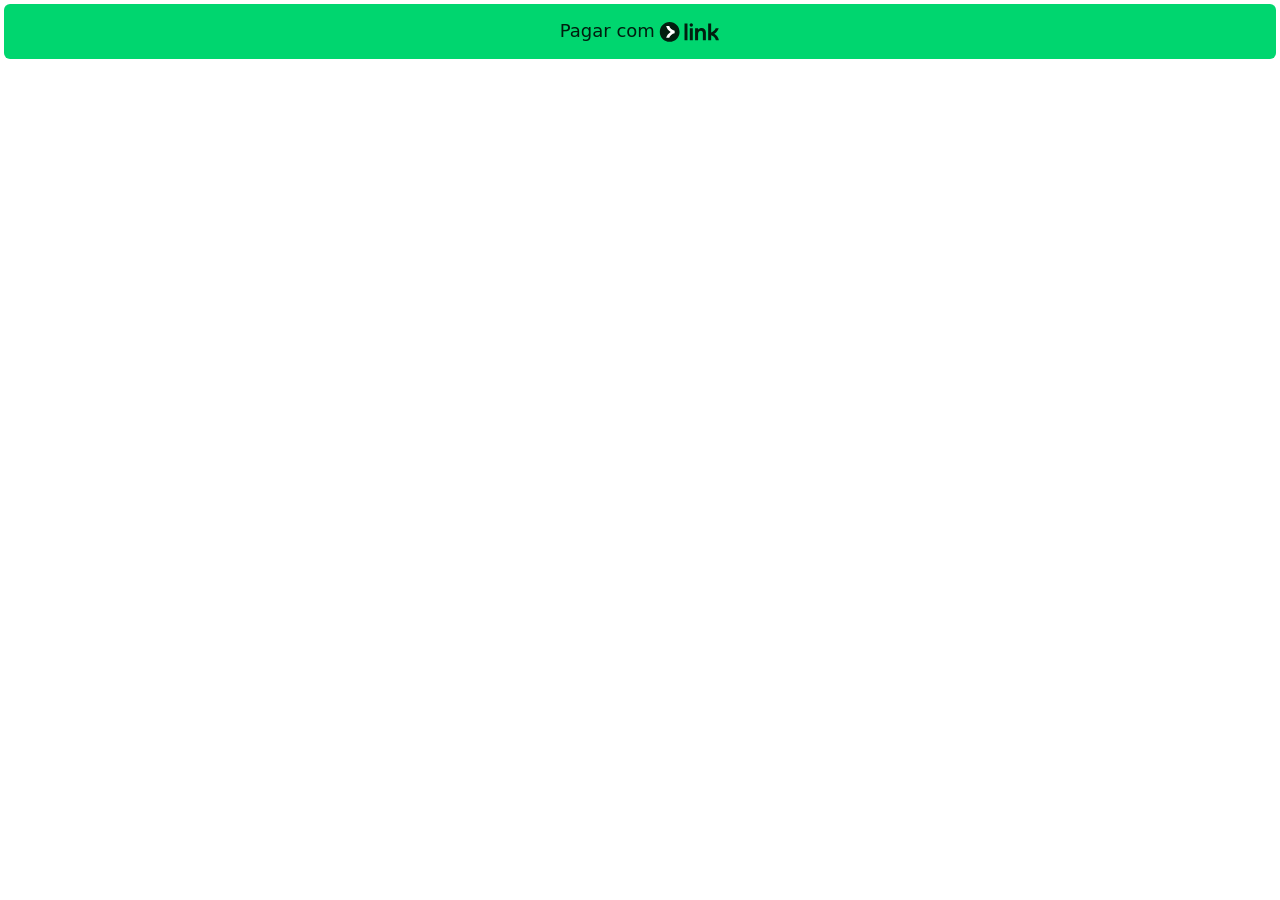
<file: checkout/index_2.html>
<!DOCTYPE html><html lang="pt" data-scrapbook-source="https://js.stripe.com/v3/elements-inner-express-checkout-a1941213d94208bed39d91c0f687e82e.html"><div id="in-page-channel-node-id" data-channel-name="in_page_channel_Mj7vnT"></div><head><meta charset="UTF-8"><meta name="viewport" content="width=device-width,initial-scale=1"><link href="elements-inner-express-checkout-9dc5748c2a2f08a0f1f23936fb488834.css" rel="stylesheet"><style></style><style>
:root {
  --accessibleColorOnColorPrimary: #ffffff;
  --p-colorPrimaryHover: #0b81fa;
  --p-colorPrimaryActive: #228cfa;
  --p-colorPrimaryAlpha20: hsla(210, 96%, 45%, 25%);
  --p-colorPrimaryAlpha40: hsla(210, 96%, 45%, 40%);
  --p-colorPrimaryAlpha50: hsla(210, 96%, 45%, 50%);
  --p-colorPrimaryDisabled: #d9d9d9;
  --p-colorPrimaryDisabledText: #8d8d8d;
  --accessibleColorOnColorBackground: #30313d;
  --p-colorBackgroundDivider: #f2f2f2;
  --p-colorBackgroundDisabled: #f2f2f2;
  --p-colorBackgroundDisabledDeemphasize05: #e6e6e6;
  --p-colorBackgroundDeemphasize03: #f7f7f7;
  --p-colorBackgroundDeemphasize05: #f2f2f2;
  --p-colorBackgroundDeemphasize10: #e6e6e6;
  --p-colorBackgroundDeemphasize15: #d9d9d9;
  --p-colorBackgroundDeemphasize20: #cccccc;
  --p-colorBackgroundLightenAbsolute05: #ffffff;
  --p-colorBackgroundContrastAlpha05: rgba(0, 0, 0, 0.05);
  --p-colorBackgroundContrastAlpha08: rgba(0, 0, 0, 0.08);
  --p-colorBackgroundContrastAlpha30: rgba(0, 0, 0, 0.3);
  --colorTextSecondary: #6d6e78;
  --colorTextPlaceholder: #757680;
  --accessibleColorOnColorSuccess: #fff;
  --accessibleColorOnColorDanger: #fff;
  --accessibleColorOnColorWarning: #30313d;
  --p-linkProtectionsBadgeBackground: #1d3944;
  --p-linkProtectionsBadgeColor: #fff;
  --fontFamily: -apple-system, BlinkMacSystemFont, "Segoe UI", Roboto, Oxygen, Ubuntu, Cantarell, "Open Sans", "Helvetica Neue", sans-serif;
  --fontSmooth: always;
  --fontVariantLigatures: normal;
  --fontVariationSettings: normal;
  --fontLineHeight: 1.45;
  --fontSizeBase: 1rem;
  --fontSizeSm: 0.93rem;
  --fontSizeXs: 0.875rem;
  --fontSize2Xs: 0.8125rem;
  --fontSize3Xs: 0.75rem;
  --fontSizeLg: 1.0625rem;
  --fontSizeXl: 1.125rem;
  --fontSize2Xl: 1.25rem;
  --fontWeightLight: 300;
  --fontWeightNormal: 400;
  --fontWeightMedium: 600;
  --fontWeightBold: bold;
  --colorPrimary: #0570de;
  --colorBackground: #fff;
  --colorText: #30313d;
  --colorSuccess: #30b130;
  --colorDanger: #df1b41;
  --colorWarning: #f6e6b9;
  --iconColor: var(--colorTextSecondary);
  --iconHoverColor: var(--colorText);
  --iconCheckmarkColor: var(--colorPrimaryText);
  --iconCardErrorColor: var(--colorDanger);
  --iconCardCvcColor: var(--iconColor);
  --iconCardCvcErrorColor: var(--colorDanger);
  --iconChevronDownColor: var(--iconColor);
  --iconChevronDownHoverColor: var(--iconHoverColor);
  --iconCloseColor: var(--iconColor);
  --iconCloseHoverColor: var(--iconHoverColor);
  --iconLoadingIndicatorColor: var(--p-colorBackgroundContrastAlpha30);
  --iconMenuColor: var(--colorPrimary);
  --iconMenuHoverColor: var(--iconMenuColor);
  --iconMenuOpenColor: var(--iconMenuColor);
  --iconPasscodeDeviceColor: var(--iconColor);
  --iconPasscodeDeviceHoverColor: var(--iconHoverColor);
  --iconPasscodeDeviceNotificationColor: var(--colorPrimary);
  --iconRedirectColor: currentColor;
  --tabIconColor: var(--iconColor);
  --tabIconHoverColor: var(--colorText);
  --tabIconSelectedColor: var(--colorPrimary);
  --tabIconMoreColor: var(--iconColor);
  --tabIconMoreHoverColor: var(--colorText);
  --spacingUnit: 0.25rem;
  --gridRowSpacing: var(--p-spacing3);
  --gridColumnSpacing: var(--p-spacing3);
  --tabSpacing: var(--p-spacing1);
  --pickerItemSpacing: var(--p-spacing2);
  --accordionItemSpacing: var(--p-spacing2);
  --borderRadius: 6px;
  --focusBoxShadow: 0 0 0 3px var(--p-colorPrimaryAlpha20), 0 1px 1px 0 var(--p-colorBackgroundContrastAlpha08);
  --focusOutline: 0px;
  --buttonBorderRadius: 6px;
  --spacingGridRow: var(--gridRowSpacing);
  --spacingGridColumn: var(--gridColumnSpacing);
  --spacingTab: var(--tabSpacing);
  --spacingPickerItem: var(--pickerItemSpacing);
  --spacingAccordionItem: var(--accordionItemSpacing);
  --colorPrimaryText: var(--accessibleColorOnColorPrimary);
  --colorBackgroundText: var(--accessibleColorOnColorBackground);
  --colorSuccessText: var(--accessibleColorOnColorSuccess);
  --colorDangerText: var(--accessibleColorOnColorDanger);
  --colorWarningText: var(--accessibleColorOnColorWarning);
  --colorIcon: var(--iconColor);
  --colorIconHover: var(--iconHoverColor);
  --colorIconCardError: var(--iconCardErrorColor);
  --colorIconCardCvc: var(--iconCardCvcColor);
  --colorIconCardCvcError: var(--iconCardCvcErrorColor);
  --colorIconCheckmark: var(--iconCheckmarkColor);
  --colorIconChevronDown: var(--iconChevronDownColor);
  --colorIconChevronDownHover: var(--iconChevronDownHoverColor);
  --colorIconClose: var(--iconCloseColor);
  --colorIconCloseHover: var(--iconCloseHoverColor);
  --colorIconLoadingIndicator: var(--iconLoadingIndicatorColor);
  --colorIconMenu: var(--iconMenuColor);
  --colorIconMenuHover: var(--iconMenuHoverColor);
  --colorIconMenuOpen: var(--iconMenuOpenColor);
  --colorIconPasscodeDevice: var(--iconPasscodeDeviceColor);
  --colorIconPasscodeDeviceHover: var(--iconPasscodeDeviceHoverColor);
  --colorIconPasscodeDeviceNotification: var(--iconPasscodeDeviceNotificationColor);
  --colorIconRedirect: var(--iconRedirectColor);
  --colorIconTab: var(--tabIconColor);
  --colorIconTabHover: var(--tabIconHoverColor);
  --colorIconTabSelected: var(--tabIconSelectedColor);
  --colorIconTabMore: var(--tabIconMoreColor);
  --colorIconTabMoreHover: var(--tabIconMoreHoverColor);
  --colorLogo: var(--logoColor);
  --colorLogoTab: var(--tabLogoColor);
  --colorLogoTabSelected: var(--tabLogoSelectedColor);
  --colorLogoBlock: var(--blockLogoColor);
  --p-spacingXs: 1px;
  --p-spacingSm: 2px;
  --p-spacing1: 0.25rem;
  --p-spacing2: 0.5rem;
  --p-spacing3: 0.75rem;
  --p-spacing4: 1rem;
  --p-spacing5: 1.25rem;
  --p-spacing6: 1.5rem;
  --p-spacing7: 1.75rem;
  --p-spacing8: 2rem;
  --p-spacing9: 2.25rem;
  --p-spacing10: 2.5rem;
  --p-inputSpacingX: var(--p-spacing3);
  --p-inputSpacingY: var(--p-spacing3);
  --logoColor: light;
  --p-logoLightDisplay: block;
  --p-logoDarkDisplay: none;
  --tabLogoColor: light;
  --p-logoTabLightDisplay: block;
  --p-logoTabDarkDisplay: none;
  --tabLogoSelectedColor: light;
  --p-logoTabSelectedLightDisplay: block;
  --p-logoTabSelectedDarkDisplay: none;
  --blockLogoColor: light;
  --p-logoBlockLightDisplay: block;
  --p-logoBlockDarkDisplay: none;
  -webkit-font-smoothing: antialiased;
  -moz-osx-font-smoothing: grayscale;
}
  

.Action {
  padding: var(--p-spacing1) calc(var(--p-spacing1) + var(--p-spacingSm));
  background-color: transparent;
  font-size: var(--fontSizeXs);
  font-weight: var(--fontWeightMedium);
  color: var(--colorPrimary);
  border-radius: min(5px, var(--borderRadius), var(--buttonBorderRadius, var(--borderRadius)));
  transition: background 0.15s ease, color 0.15s ease, box-shadow 0.15s ease;
}

.Action:hover {
  background-color: var(--p-colorBackgroundContrastAlpha05);
}

.Action--tertiary {
  color: var(--colorText);
}

.Action--danger {
  color: var(--colorDanger);
}

.Action:disabled {
  color: var(--p-colorPrimaryDisabledText);
}

.Block {
  padding: var(--p-spacing3);
  border-radius: var(--borderRadius);
  background-color: var(--colorBackground);
  border: 1px solid var(--p-colorBackgroundDeemphasize10);
  box-shadow: 0px 1px 1px rgba(0, 0, 0, 0.03), 0px 3px 6px rgba(0, 0, 0, 0.02);
}

.Button {
  padding: var(--p-spacing3);
  background-color: var(--colorPrimary);
  font-weight: var(--fontWeightMedium);
  color: var(--colorPrimaryText);
  border-radius: var(--buttonBorderRadius, var(--borderRadius));
  transition: background 0.15s ease, color 0.15s ease, border 0.15s ease, box-shadow .15s ease;
}

.Button:hover {
  background-color: var(--p-colorPrimaryHover);
}

.Button:active {
  background-color: var(--p-colorPrimaryActive);
}

.Button:disabled {
  background-color: var(--p-colorPrimaryDisabled);
  color: var(--p-colorPrimaryDisabledText);
}

.CheckboxInput {
  background-color: var(--colorBackground);
  border-radius: min(5px, var(--borderRadius));
  transition: background 0.15s ease, border 0.15s ease, box-shadow 0.15s ease;
  border: 1px solid var(--p-colorBackgroundDeemphasize10);
  box-shadow: 0px 1px 1px rgba(0, 0, 0, 0.03), 0px 3px 6px rgba(0, 0, 0, 0.02);
}

.CheckboxInput--checked {
  background-color: var(--colorPrimary);
  border-color: var(--colorPrimary);
}

.Dropdown {
  border-radius: var(--borderRadius);
  border: 1px solid var(--p-colorBackgroundDeemphasize10);
  box-shadow: 0px 2px 4px rgba(0, 0, 0, 0.04), 0px 10px 24px rgba(0, 0, 0, 0.02);
}

.DropdownItem {
  background-color: var(--colorBackground);
  padding: var(--p-spacing2) var(--p-spacing3);
}

.Error {
  margin-top: var(--p-spacing1);
  color: var(--colorDanger);
  font-size: var(--fontSizeSm);
}

.Icon {
  transition: fill 0.1s ease;
}

.Input, .p-FauxInput {
  padding: var(--p-inputSpacingY) var(--p-inputSpacingX);
  background-color: var(--colorBackground);
  border-radius: var(--borderRadius);
  transition: background 0.15s ease, border 0.15s ease, box-shadow 0.15s ease, color 0.15s ease;
  border: 1px solid var(--p-colorBackgroundDeemphasize10);
  box-shadow: 0px 1px 1px rgba(0, 0, 0, 0.03), 0px 3px 6px rgba(0, 0, 0, 0.02);
}

.Input--invalid {
  color: var(--colorDanger);
  border-color: var(--colorDanger);
  box-shadow: 0px 1px 1px rgba(0, 0, 0, 0.03), 0px 3px 6px rgba(0, 0, 0, 0.02), 0 0 0 1px var(--colorDanger);
}

.Input::placeholder, .p-Input--placeholder {
  color: var(--colorTextPlaceholder);
}

.Input:disabled, .p-Input--disabled {
  background-color: var(--p-colorBackgroundDisabled);
  color: var(--colorTextPlaceholder);
  border-color: var(--p-colorBackgroundDisabledDeemphasize05);
  box-shadow: none;
}

.InputCloseIcon {
  border-radius: min(5px, var(--borderRadius));
  transition: box-shadow .15s ease;
}

.CodeInput {
  border-radius: min(5px, var(--borderRadius));
}

.Label {
  margin-bottom: var(--p-spacing1);
  font-size: var(--fontSizeSm);
  transition: transform 0.5s cubic-bezier(0.19, 1, 0.22, 1), opacity 0.5s cubic-bezier(0.19, 1, 0.22, 1);
}

.Label--resting {
  font-size: var(--fontSizeBase);
}

.Label--floating {
  font-size: var(--fontSizeXs);
  padding-bottom: max(var(--p-spacingSm), var(--p-spacing1));
  opacity: 0.8;
}

.Menu {
  padding: 0.375rem;
}

.MenuAction {
  background-color: var(--p-colorBackgroundContrastAlpha05);
  font-size: var(--fontSizeXs);
  font-weight: var(--fontWeightMedium);
  color: var(--colorPrimary);
  border-radius: min(8px, var(--borderRadius), var(--buttonBorderRadius, var(--borderRadius)));
  transition: background 0.15s ease, box-shadow 0.15s ease;
}

.MenuAction--danger {
  color: var(--colorDanger);
}

.MenuAction:hover {
  background-color: var(--p-colorBackgroundContrastAlpha08);
}

.MenuIcon {
  border-radius: min(8px, var(--borderRadius));
  transition: background 0.15s ease, box-shadow 0.15s ease;
}

.MenuIcon:hover {
  background-color: var(--p-colorBackgroundContrastAlpha05);
}

.PasscodeShowIcon {
  outline-offset: -2px;
  border-radius: min(5px, var(--borderRadius));
  transition: box-shadow .15s ease;
}

.PasscodeCloseIcon {
  outline-offset: -2px;
  border-radius: min(5px, var(--borderRadius));
  transition: box-shadow .15s ease;
}

.PickerItem {
  padding: var(--p-spacing3);
  background-color: var(--colorBackground);
  border-radius: var(--borderRadius);
  transition: background 0.15s ease, box-shadow 0.15s ease, border 0.15s ease, color 0.15s ease;
  border: 1px solid var(--p-colorBackgroundDeemphasize10);
  box-shadow: 0px 1px 1px rgba(0, 0, 0, 0.03), 0px 3px 6px rgba(0, 0, 0, 0.02);
}

.PickerItem--new {
  font-size: var(--fontSizeBase);
  font-weight: var(--fontWeightMedium);
  color: var(--colorPrimary);
}

.RedirectText {
  color: var(--colorTextSecondary);
}

.Link {
  color: var(--colorPrimary);
  border-radius: min(5px, var(--borderRadius));
  transition: box-shadow .15s ease;
}

.Link:focus-visible {
  outline: var(--focusOutline);
  box-shadow: var(--focusBoxShadow);
}

.Link:hover {
  text-decoration: underline;
}

.RadioIcon {
  width: 1.2em;
}

.RadioIconOuter {
  fill: none;
  stroke: currentColor;
  stroke-width: 9.375;
}

.RadioIconInner {
  r: 21.875px;
  fill-opacity: 0;
}

.RadioIconInner--checked {
  fill-opacity: 1;
}

.SecondaryLink {
  color: var(--colorTextSecondary);
  border-radius: min(5px, var(--borderRadius));
  transition: box-shadow .15s ease;
}

.SecondaryLink:hover {
  text-decoration: underline;
}

.Switch {
  background-color: var(--p-colorBackgroundDeemphasize10);
  border: 1px solid var(--p-colorBackgroundDeemphasize10);
  transition: border 0.3s ease, background 0.2s ease, box-shadow 0.3s ease;
}

.Switch--checked {
  background-color: var(--colorSuccess);
  border-color: var(--colorSuccess);
}

.SwitchControl {
  fill: #fff;
  box-shadow: 0px 2px 4px rgba(0, 0, 0, 0.12), 0px 1px 1px rgba(0, 0, 0, 0.08);
  transition: transform 0.3s ease;
}

.Tab {
  padding: var(--p-spacing3);
  background-color: var(--colorBackground);
  border-radius: var(--borderRadius);
  font-size: var(--fontSizeXs);
  font-weight: var(--fontWeightMedium);
  color: var(--colorTextSecondary);
  transition: background .15s ease, border .15s ease, box-shadow .15s ease;
  border: 1px solid var(--p-colorBackgroundDeemphasize10);
  box-shadow: 0px 1px 1px rgba(0, 0, 0, 0.03), 0px 3px 6px rgba(0, 0, 0, 0.02);
}

.Tab--selected {
  border-color: var(--p-colorPrimary);
  color: var(--colorPrimary);
  box-shadow: 0px 1px 1px rgba(0, 0, 0, 0.03), 0px 3px 6px rgba(0, 0, 0, 0.02), 0 0 0 1px var(--colorPrimary);
}

.TabLabel {
  padding-top: var(--p-spacing1);
  transition: color .1s ease;
}

.TermsText {
  color: var(--colorTextSecondary);
}

.TermsLink {
  color: var(--colorTextSecondary);
  text-decoration: underline;
  border-radius: min(5px, var(--borderRadius));
  transition: box-shadow .15s ease;
}

.AccordionItem {
  background-color: var(--colorBackground);
  border: 1px solid var(--p-colorBackgroundDeemphasize10);
  border-radius: var(--borderRadius);
  color: var(--colorTextSecondary);
  font-size: var(--fontSizeXs);
  font-weight: var(--fontWeightMedium);
  padding: var(--p-spacing4);
  box-shadow: 0px 1px 1px rgba(0, 0, 0, 0.03), 0px 3px 6px rgba(0, 0, 0, 0.02);
}

.AccordionItem--selected {
  color: var(--colorPrimary);
}

.ToggleItem {
  background-color: var(--colorBackground);
  border: 1px solid var(--p-colorBackgroundDeemphasize10);
  border-radius: var(--borderRadius);
  padding: var(--p-spacing3);
  transition: background .15s ease, border .15s ease, box-shadow .15s ease;
  box-shadow: 0px 1px 1px rgba(0, 0, 0, 0.03), 0px 3px 6px rgba(0, 0, 0, 0.02);
}

.Action:focus-visible {
  outline: var(--focusOutline);
  box-shadow: var(--focusBoxShadow), 0 0 0 1px var(--colorPrimary);
}

.Button:focus-visible {
  outline: var(--focusOutline);
  box-shadow: var(--focusBoxShadow);
}

.CheckboxInput:focus, .p-CheckboxInput--focused {
  outline: var(--focusOutline);
  border-color: var(--colorPrimary);
  box-shadow: 0px 1px 1px rgba(0, 0, 0, 0.03), 0px 3px 6px rgba(0, 0, 0, 0.02), var(--focusBoxShadow);
}

.DropdownItem--highlight {
  background-color: var(--p-colorBackgroundDeemphasize03);
}

.Input:focus, .p-Input--focused {
  outline: var(--focusOutline);
  border-color: var(--colorPrimary);
  box-shadow: 0px 1px 1px rgba(0, 0, 0, 0.03), 0px 3px 6px rgba(0, 0, 0, 0.02), var(--focusBoxShadow);
}

.InputCloseIcon:focus-visible {
  outline: none;
  box-shadow: inset 0 0 0 2px var(--p-colorPrimaryAlpha40);
}

.MenuAction:focus-visible {
  outline: var(--focusOutline);
  box-shadow: var(--focusBoxShadow);
}

.MenuIcon:focus-visible {
  outline: var(--focusOutline);
  box-shadow: var(--focusBoxShadow), 0 0 0 1px var(--colorPrimary);
}

.PasscodeShowIcon:focus-visible {
  outline: none;
  box-shadow: inset 0 0 0 2px var(--p-colorPrimaryAlpha40);
}

.PasscodeCloseIcon:focus-visible {
  outline: none;
  box-shadow: inset 0 0 0 2px var(--p-colorPrimaryAlpha40);
}

.PickerItem:focus-visible {
  outline: var(--focusOutline);
  border-color: var(--colorPrimary);
  box-shadow: 0px 1px 1px rgba(0, 0, 0, 0.03), 0px 3px 6px rgba(0, 0, 0, 0.02), var(--focusBoxShadow);
}

.PickerItem:hover, .p-PickerItem--hovered {
  background-color: var(--p-colorBackgroundDeemphasize03);
  border-color: var(--p-colorBackgroundDeemphasize15);
}

.PickerItem:hover:focus-visible {
  outline: var(--focusOutline);
  background-color: var(--p-colorBackgroundDeemphasize03);
  border-color: var(--p-colorPrimaryAlpha50);
  box-shadow: 0px 1px 1px rgba(0, 0, 0, 0.03), 0px 3px 6px rgba(0, 0, 0, 0.02), var(--focusBoxShadow);
}

.PickerItem--selected {
  background-color: var(--colorBackground);
  border-color: var(--p-colorBackgroundDeemphasize10);
  box-shadow: 0px 1px 1px rgba(0, 0, 0, 0.03), 0px 3px 6px rgba(0, 0, 0, 0.02);
}

.PickerItem--selected:focus-visible {
  background-color: var(--colorBackground);
  border-color: var(--p-colorBackgroundDeemphasize10);
  box-shadow: 0px 1px 1px rgba(0, 0, 0, 0.03), 0px 3px 6px rgba(0, 0, 0, 0.02);
}

.PickerItem--selected:hover, .p-PickerItem--selectedHovered {
  background-color: var(--colorBackground);
  border-color: var(--p-colorBackgroundDeemphasize10);
  box-shadow: 0px 1px 1px rgba(0, 0, 0, 0.03), 0px 3px 6px rgba(0, 0, 0, 0.02);
}

.PickerItem--highlight {
  box-shadow: 0 0 0 1px var(--colorPrimary);
  border-color: var(--colorPrimary);
}

.PickerItem--highlight:hover, .p-PickerItem--highlightHovered {
  box-shadow: 0 0 0 1px var(--colorPrimary);
  border-color: var(--colorPrimary);
}

.PickerItem--highlight:focus-visible {
  outline: var(--focusOutline);
  border-color: var(--colorPrimary);
  box-shadow: var(--focusBoxShadow), 0 0 0 1px var(--colorPrimary);
}

.PickerItem--highlight:hover:focus-visible {
  outline: var(--focusOutline);
  background-color: var(--p-colorBackgroundDeemphasize03);
  border-color: var(--colorPrimary);
  box-shadow: var(--focusBoxShadow), 0 0 0 1px var(--colorPrimary);
}

.PickerItem--disabled {
  background-color: var(--p-colorBackgroundDisabled);
  border-color: var(--p-colorBackgroundDisabledDeemphasize05);
  color: var(--colorTextSecondary);
}

.PickerItem--disabled:hover, .p-PickerItem--disabledHovered {
  background-color: var(--p-colorBackgroundDisabled);
  border-color: var(--p-colorBackgroundDisabledDeemphasize05);
  color: var(--colorTextSecondary);
}

.SecondaryLink:focus-visible {
  outline: var(--focusOutline);
  box-shadow: var(--focusBoxShadow);
}

.Switch:focus-visible {
  outline: var(--focusOutline);
  box-shadow: var(--focusBoxShadow);
}

.Tab:hover {
  color: var(--colorText);
}

.Tab:focus {
  outline: var(--focusOutline);
  box-shadow: 0px 1px 1px rgba(0, 0, 0, 0.03), 0px 3px 6px rgba(0, 0, 0, 0.02), var(--focusBoxShadow);
  border-color: var(--colorPrimary);
}

.Tab--selected:focus {
  border-color: var(--p-colorPrimary);
  box-shadow: var(--focusBoxShadow), 0 0 0 1px var(--colorPrimary);
}

.Tab--selected:hover {
  color: var(--colorPrimary);
}

.TermsLink:focus-visible {
  outline: var(--focusOutline);
  box-shadow: var(--focusBoxShadow);
}

.AccordionItem:hover, .p-AccordionItem--hovered {
  color: var(--colorText);
}

.AccordionItem:focus-visible, .p-AccordionItem--focused {
  outline: var(--focusOutline);
  border-color: var(--colorPrimary);
  box-shadow: 0px 1px 1px rgba(0, 0, 0, 0.03), 0px 3px 6px rgba(0, 0, 0, 0.02), var(--focusBoxShadow);
}

.AccordionItem--selected:focus-visible {
  box-shadow: var(--focusBoxShadow), 0 0 0 1px var(--colorPrimary);
}

.AccordionItem--selected:hover, .p-AccordionItem--selectedHovered {
  color: var(--colorPrimary);
}

.ToggleItem:focus, .p-ToggleItem--focused {
  outline: var(--focusOutline);
  box-shadow: 0px 1px 1px rgba(0, 0, 0, 0.03), 0px 3px 6px rgba(0, 0, 0, 0.02), var(--focusBoxShadow);
  border-color: var(--colorPrimary);
}

.ToggleItem:hover {
  background-color: var(--p-colorBackgroundDeemphasize03);
  border-color: var(--p-colorBackgroundDeemphasize15);
}

.ToggleItem:hover:focus, .p-ToggleItem--focused:hover {
  border-color: var(--p-colorPrimaryAlpha50);
}

.ToggleItem--selected {
  border-color: var(--colorPrimary);
  box-shadow: 0 0 0 1px var(--colorPrimary);
}

.ToggleItem--selected:focus, .p-ToggleItem--selectedFocused {
  box-shadow: var(--focusBoxShadow), 0 0 0 1px var(--colorPrimary);
}

.ToggleItem--selected:hover {
  background-color: var(--colorBackground);
  border-color: var(--colorPrimary);
}</style><style>
:root {
  --c-inputPaddingTop: 12px;
  --c-inputPaddingRight: 12px;
  --c-inputPaddingBottom: 12px;
  --c-inputPaddingLeft: 12px;
  --c-inputBorderTopWidth: 0.8px;
  --c-inputBorderRightWidth: 0.8px;
  --c-inputBorderBottomWidth: 0.8px;
  --c-inputBorderLeftWidth: 0.8px;
  --c-inputColorScheme: light;
  --c-inputDividerWidth: 1px;
  --c-inputDividerBackgroundColor: var(--p-colorBackgroundDivider);
  --c-inputBorderTopLeftRadius: 6px;
  --c-inputBorderTopRightRadius: 6px;
  --c-inputBorderBottomRightRadius: 6px;
  --c-inputBorderBottomLeftRadius: 6px;
  --c-inputFontSize: 16px;
  --c-inputFontColor: rgb(48, 49, 61);
  --c-inputHeight: 44px;
  --c-inputSelectOptionBackgroundColor: rgb(255, 255, 255);
  --c-inputSelectOptionTextColor: rgb(48, 49, 61);
  --c-inputBoxShadow: rgba(0, 0, 0, 0.03) 0px 1px 1px 0px, rgba(0, 0, 0, 0.02) 0px 3px 6px 0px;
  --c-blockPaddingTop: 12px;
  --c-blockPaddingRight: 12px;
  --c-blockPaddingBottom: 12px;
  --c-blockPaddingLeft: 12px;
  --c-blockBackgroundColor: rgb(255, 255, 255);
  --c-blockDividerWidth: 1px;
  --c-blockDividerBackgroundColor: var(--p-colorBackgroundDivider);
  --c-dropdownDividerWidth: 1px;
  --c-dropdownDividerBackgroundColor: var(--p-colorBackgroundDivider);
  --c-dropdownItemBackgroundColor: rgb(255, 255, 255);
  --c-pickerItemPaddingTop: 12px;
  --c-pickerItemPaddingRight: 12px;
  --c-pickerItemPaddingBottom: 12px;
  --c-pickerItemPaddingLeft: 12px;
  --c-pickerItemBorderBottomWidth: 0.8px;
  --c-pickerItemBackgroundColor: rgb(255, 255, 255);
  --c-pickerItemHoveredBackgroundColor: rgb(247, 247, 247);
  --c-pickerItemFocusedBackgroundColor: rgb(255, 255, 255);
  --c-pickerItemSelectedBackgroundColor: rgb(255, 255, 255);
  --c-pickerItemSelectedHoveredBackgroundColor: rgb(255, 255, 255);
  --c-pickerItemHighlightBackgroundColor: rgb(255, 255, 255);
  --c-pickerItemHighlightHoveredBackgroundColor: rgb(247, 247, 247);
  --c-pickerItemHighlightFocusedBackgroundColor: rgb(255, 255, 255);
  --c-pickerItemDisabledBackgroundColor: rgb(242, 242, 242);
  --c-pickerItemDisabledHoveredBackgroundColor: rgb(242, 242, 242);
  --c-pickerItemDisabledFocusedBackgroundColor: rgb(242, 242, 242);
  --c-pickerItemTransitionDelay: 0s, 0s, 0s, 0s;
  --c-pickerItemTransitionDuration: 0.15s, 0.15s, 0.15s, 0.15s;
  --c-pickerItemTransitionProperty: background, box-shadow, border, color;
  --c-pickerItemTransitionTimingFunction: ease, ease, ease, ease;
  --c-actionPaddingTop: 4px;
  --c-actionPaddingRight: 6px;
  --c-actionPaddingBottom: 4px;
  --c-actionPaddingLeft: 6px;
  --c-labelRestingFontSize: 16px;
  --c-labelFloatingHeight: 20.1px;
  --c-labelFloatingTransform: translateY(12px) scale(0.8888888888888888);
  --c-labelRestingTransform: translateY(23px) scale(1);
  --c-inputFloatingPaddingTop: 32px;
  --c-inputFloatingMarginLeft: 12px;
  --c-inputFloatingMarginRight: 12px;
  --c-acItemPaddingTop: 16px;
  --c-acItemPaddingRight: 16px;
  --c-acItemPaddingBottom: 16px;
  --c-acItemPaddingLeft: 16px;
  --c-acItemBorderTopWidth: 0.8px;
  --c-acItemBorderRightWidth: 0.8px;
  --c-acItemBorderBottomWidth: 0.8px;
  --c-acItemBorderLeftWidth: 0.8px;
  --c-acItemBorderWidth: 0.8px;
  --c-acItemBorderColor: rgb(230, 230, 230);
  --c-acItemBorderStyle: solid;
  --c-acItemBorderRadius: 6px;
  --c-acItemBorderTopLeftRadius: 6px;
  --c-acItemBorderTopRightRadius: 6px;
  --c-acItemBorderBottomRightRadius: 6px;
  --c-acItemBorderBottomLeftRadius: 6px;
  --c-acItemBackgroundColor: rgb(255, 255, 255);
  --c-acItemColor: rgb(109, 110, 120);
  --c-acBoxShadow: rgba(0, 0, 0, 0.03) 0px 1px 1px 0px, rgba(0, 0, 0, 0.02) 0px 3px 6px 0px;
  --c-acOutline: rgb(109, 110, 120) none 0px;
  --c-acItemFont: 600 14px / 16.1px -apple-system, BlinkMacSystemFont, "Segoe UI", Roboto, Oxygen, Ubuntu, Cantarell, "Open Sans", "Helvetica Neue", sans-serif;
  --c-acItemHoveredBackgroundColor: rgb(255, 255, 255);
  --c-acItemHoveredColor: rgb(48, 49, 61);
  --c-acItemHoveredOutline: rgb(48, 49, 61) none 0px;
  --c-acItemHoveredBorderColor: rgb(230, 230, 230);
  --c-acItemFocusedBackgroundColor: rgb(255, 255, 255);
  --c-acItemFocusedColor: rgb(109, 110, 120);
  --c-acItemFocusedOutline: rgb(109, 110, 120) none 0px;
  --c-acItemFocusedBoxShadow: rgba(0, 0, 0, 0.03) 0px 1px 1px 0px, rgba(0, 0, 0, 0.02) 0px 3px 6px 0px, rgba(5, 115, 225, 0.25) 0px 0px 0px 3px, rgba(0, 0, 0, 0.08) 0px 1px 1px 0px;
  --c-acItemFocusedBorderColor: rgb(5, 112, 222);
  --c-acItemSelectedBackgroundColor: rgb(255, 255, 255);
  --c-acItemSelectedColor: rgb(5, 112, 222);
  --c-acItemSelectedBorderColor: rgb(230, 230, 230);
  --c-acItemSelectedHoveredBackgroundColor: rgb(255, 255, 255);
  --c-acItemSelectedHoveredBorderColor: rgb(230, 230, 230);
  --c-acItemSelectedHoveredColor: rgb(5, 112, 222);
  --c-acItemSelectedBorderTopLeftRadius: 6px;
  --c-acItemSelectedBorderTopRightRadius: 6px;
  --c-acItemSelectedBorderBottomRightRadius: 6px;
  --c-acItemSelectedBorderBottomLeftRadius: 6px;
  --c-radioIconOuterStrokeWidth: 18.75;
  --c-radioIconOuterCheckedStrokeWidth: 18.75;
  --c-toggleItemFontSize: 16px;
  --p-pickerItemBackgroundColorDeemphasize03: rgb(247, 247, 247);
  --p-pickerItemBackgroundColorDeemphasize05: rgb(242, 242, 242);
}
  

.Input:-webkit-autofill:not(.p-Input--delayAutofillStyles) {
  -webkit-text-fill-color: rgb(48, 49, 61);
  box-shadow: rgba(0, 0, 0, 0.03) 0px 1px 1px 0px, rgba(0, 0, 0, 0.02) 0px 3px 6px 0px,0 0 0 100px rgb(255, 255, 255) inset !important;
  transition: none !important;
}

.Input:-webkit-autofill:hover:not(.p-Input--delayAutofillStyles) {
  -webkit-text-fill-color: rgb(48, 49, 61);
  box-shadow: rgba(0, 0, 0, 0.03) 0px 1px 1px 0px, rgba(0, 0, 0, 0.02) 0px 3px 6px 0px,0 0 0 100px rgb(255, 255, 255) inset !important;
}

.Input:-webkit-autofill:focus:not(.p-Input--delayAutofillStyles) {
  -webkit-text-fill-color: rgb(48, 49, 61);
  box-shadow: rgba(0, 0, 0, 0.03) 0px 1px 1px 0px, rgba(0, 0, 0, 0.02) 0px 3px 6px 0px, rgba(5, 115, 225, 0.25) 0px 0px 0px 3px, rgba(0, 0, 0, 0.08) 0px 1px 1px 0px,0 0 0 100px rgb(255, 255, 255) inset !important;
}

.Input[data-com-onepassword-filled]:not(.p-Input--delayAutofillStyles) {
  box-shadow: rgba(0, 0, 0, 0.03) 0px 1px 1px 0px, rgba(0, 0, 0, 0.02) 0px 3px 6px 0px,0 0 0 100px rgb(255, 255, 255) inset !important;
  transition: none !important;
}

.Input[data-com-onepassword-filled]:hover:not(.p-Input--delayAutofillStyles) {
  box-shadow: rgba(0, 0, 0, 0.03) 0px 1px 1px 0px, rgba(0, 0, 0, 0.02) 0px 3px 6px 0px,0 0 0 100px rgb(255, 255, 255) inset !important;
}

.Input[data-com-onepassword-filled]:focus:not(.p-Input--delayAutofillStyles) {
  box-shadow: rgba(0, 0, 0, 0.03) 0px 1px 1px 0px, rgba(0, 0, 0, 0.02) 0px 3px 6px 0px, rgba(5, 115, 225, 0.25) 0px 0px 0px 3px, rgba(0, 0, 0, 0.08) 0px 1px 1px 0px,0 0 0 100px rgb(255, 255, 255) inset !important;
}</style></head><body><div id="root"><div class="p-HeightObserverProvider"><div class="p-HeightObserverProvider-container"><div class="p-ExpressCheckoutElement de7zKgf4__p-Root p-Locale-pt p-Animatable p-LTR"><div class="p-ExpressCheckoutView"><div class="p-ExpressCheckoutButtonGroup"><div class="p-ExpressCheckoutItem p-ExpressCheckoutItem--overflowLayout p-ExpressCheckoutItem--lastColumn p-ExpressCheckoutItem--firstColumn p-ExpressCheckoutItem--lastRow" style="width: 100%;"><button id="primary" class="LinkButton LinkButton--showFocusIndicator" type="submit" aria-label="Pagar com Link" name="pay_with_link_arrow" style="height: 55px; font-size: 55px;"><span class="LinkButton-inner" style="--halfPaymentDetailHintWidth: 78px; --halfGenericTextWidth: 76px;"><span class="LinkButton-genericText">Pagar com <span role="presentation"><svg class="InlineSVG LinkButton-logoSvg" focusable="false" viewBox="0 0 72 24" fill="none"><path fill="#011E0F" d="M36.12 3.677c0-1.128.95-2.045 2.069-2.045 1.118 0 2.069.922 2.069 2.045a2.075 2.075 0 0 1-2.07 2.069 2.057 2.057 0 0 1-2.068-2.07ZM29.98 1.92h3.6v20.16h-3.6V1.92ZM40.008 7.68h-3.629v14.4h3.629V7.68ZM66.096 14.39c2.731-1.68 4.589-4.18 5.323-6.715H67.79c-.945 2.42-3.115 4.239-5.5 5.011V1.916h-3.63v20.16h3.63V16.08c2.77.691 4.958 3.086 5.707 5.995h3.653c-.557-3.053-2.645-5.909-5.554-7.685ZM46.44 9.293c.95-1.263 2.803-1.997 4.306-1.997 2.803 0 5.121 2.05 5.126 5.146v9.633h-3.629v-8.832c0-1.272-.566-2.74-2.405-2.74-2.16 0-3.403 1.915-3.403 4.156v7.426h-3.629V7.69h3.634v1.603ZM12 24c6.627 0 12-5.373 12-12S18.627 0 12 0 0 5.373 0 12s5.373 12 12 12Z"></path><path fill="#fff" d="M11.448 4.8h-3.7c.72 3.01 2.821 5.582 5.452 7.2-2.635 1.618-4.733 4.19-5.453 7.2h3.7c.918-2.784 3.457-5.203 6.577-5.698v-3.01c-3.125-.489-5.664-2.908-6.576-5.692Z"></path></svg></span></span><span class="LinkButton-logoHintWrapper"><span class="LinkButton-logo" role="presentation"><svg class="InlineSVG LinkButton-logoSvg" focusable="false" viewBox="0 0 72 24" fill="none"><path fill="#011E0F" d="M36.12 3.677c0-1.128.95-2.045 2.069-2.045 1.118 0 2.069.922 2.069 2.045a2.075 2.075 0 0 1-2.07 2.069 2.057 2.057 0 0 1-2.068-2.07ZM29.98 1.92h3.6v20.16h-3.6V1.92ZM40.008 7.68h-3.629v14.4h3.629V7.68ZM66.096 14.39c2.731-1.68 4.589-4.18 5.323-6.715H67.79c-.945 2.42-3.115 4.239-5.5 5.011V1.916h-3.63v20.16h3.63V16.08c2.77.691 4.958 3.086 5.707 5.995h3.653c-.557-3.053-2.645-5.909-5.554-7.685ZM46.44 9.293c.95-1.263 2.803-1.997 4.306-1.997 2.803 0 5.121 2.05 5.126 5.146v9.633h-3.629v-8.832c0-1.272-.566-2.74-2.405-2.74-2.16 0-3.403 1.915-3.403 4.156v7.426h-3.629V7.69h3.634v1.603ZM12 24c6.627 0 12-5.373 12-12S18.627 0 12 0 0 5.373 0 12s5.373 12 12 12Z"></path><path fill="#fff" d="M11.448 4.8h-3.7c.72 3.01 2.821 5.582 5.452 7.2-2.635 1.618-4.733 4.19-5.453 7.2h3.7c.918-2.784 3.457-5.203 6.577-5.698v-3.01c-3.125-.489-5.664-2.908-6.576-5.692Z"></path></svg></span><span class="LinkButton-paymentDetailHint"><span class="LinkButton-textDivider"></span><svg xmlns="http://www.w3.org/2000/svg" width="24" height="16" fill="none" viewBox="0 0 24 16" class="Logo CardBrandIcon Logo--cardVisa LinkButton-paymentIcon"><g clip-path="url(#a)"><path fill="#00579f" d="M22 0H2a2 2 0 0 0-2 2v12a2 2 0 0 0 2 2h20a2 2 0 0 0 2-2V2a2 2 0 0 0-2-2"></path><path fill="#fff" d="M10.367 10.91H8.85l.949-5.802h1.517zm5.501-5.66a3.8 3.8 0 0 0-1.36-.247c-1.5 0-2.555.79-2.561 1.92-.013.833.755 1.296 1.33 1.574.587.284.786.469.786.722-.006.389-.474.568-.91.568-.607 0-.931-.092-1.425-.309l-.2-.092-.212 1.302c.356.16 1.012.303 1.692.309 1.593 0 2.63-.778 2.642-1.982.006-.66-.4-1.166-1.274-1.58-.53-.265-.856-.444-.856-.716.006-.247.275-.5.874-.5.493-.012.856.105 1.13.222l.138.062z"></path><path fill="#fff" fill-rule="evenodd" d="M18.584 5.108h1.174l1.224 5.802h-1.405l-.18-.87h-1.95c-.055.154-.318.87-.318.87h-1.592l2.254-5.32c.156-.377.431-.482.793-.482m-.093 2.124-.606 1.623h1.261c-.062-.29-.35-1.679-.35-1.679l-.106-.5a31 31 0 0 1-.2.556" clip-rule="evenodd"></path><path fill="#fff" d="M7.582 5.108 6.096 9.065l-.162-.803c-.275-.926-1.136-1.931-2.098-2.432l1.361 5.074h1.605l2.385-5.796z"></path><path fill="#fff" d="M4.716 5.108H2.275l-.025.118c1.904.481 3.166 1.641 3.684 3.036l-.53-2.666c-.088-.37-.357-.475-.688-.488"></path></g><defs><clipPath id="a"><path fill="#fff" d="M0 0h24v16H0z"></path></clipPath></defs></svg><div class="AnimateSinglePresence LinkButton-paymentDetailHintText-animationWrapper"><div class="AnimateSinglePresenceItem LinkButton-paymentDetailHintText-animationItem"><span class="LinkButton-paymentDetailHintText">0000</span></div></div></span></span></span></button></div></div></div></div></div><div class="p-HeightObserverProvider-clone" aria-hidden="true"></div></div></div></body></html>
</file>
<file: subscription.css>
.hostinger-reach-block-connect{display:-webkit-box;display:-ms-flexbox;display:flex;-webkit-box-orient:vertical;-webkit-box-direction:normal;-ms-flex-direction:column;flex-direction:column;-ms-flex-line-pack:start;align-content:flex-start;background:#fff6e9;padding:14px;font-size:14px;margin:28px 0 14px}.hostinger-reach-block-connect__title{color:#1d1e20;font-weight:700;margin-bottom:4px}.hostinger-reach-block-connect__subtitle{color:#727586;margin-bottom:4px}.hostinger-reach-block-connect a{color:rgba(var(--bs-link-color-rgb), var(--bs-link-opacity, 1));text-decoration:underline}
.hostinger-reach-block-dialog{display:block;-webkit-box-orient:vertical;-webkit-box-direction:normal;-ms-flex-direction:column;flex-direction:column;-ms-flex-line-pack:start;align-content:flex-start;background:#fff;color:#1d1e20;padding:20px;gap:14px;font-size:14px;line-height:20px;bottom:80px;left:20px;position:fixed;z-index:100001;max-width:400px;border-radius:16px;-webkit-box-shadow:0 0 10px rgba(0,0,0,.05);box-shadow:0 0 10px rgba(0,0,0,.05)}.hostinger-reach-block-dialog__actions{display:-webkit-box;display:-ms-flexbox;display:flex;-webkit-box-pack:start;-ms-flex-pack:start;justify-content:flex-start;gap:10px}.hostinger-reach-block-dialog__button_indicator{height:16px;width:16px}.hostinger-reach-block-dialog__button{cursor:pointer;text-align:center;background:#673de6;color:#fff;font-weight:700;font-size:12px;padding:6px 16px;display:-webkit-box;display:-ms-flexbox;display:flex;-webkit-box-orient:horizontal;-webkit-box-direction:normal;-ms-flex-direction:row;flex-direction:row;-webkit-box-align:center;-ms-flex-align:center;align-items:center;gap:10px;border-radius:8px}.hostinger-reach-block-dialog__button:hover{background:#5029c2}.hostinger-reach-block-dialog__button a{color:#fff;text-decoration:none}.hostinger-reach-block-dialog__button a:hover,.hostinger-reach-block-dialog__button a:focus,.hostinger-reach-block-dialog__button a:active{color:#fff;-webkit-box-shadow:none;box-shadow:none;outline:none}.hostinger-reach-block-dialog__button svg{height:16px;width:16px}.hostinger-reach-block-dialog__button svg path{fill:#fff}.hostinger-reach-block-dialog__close{cursor:pointer}.hostinger-reach-block-dialog__close:before,.hostinger-reach-block-dialog__close:after{content:"";position:absolute;width:16px;height:2px;background-color:#1d1e20;top:26px;right:16px}.hostinger-reach-block-dialog__close:before{-webkit-transform:rotate(45deg);transform:rotate(45deg)}.hostinger-reach-block-dialog__close:after{-webkit-transform:rotate(-45deg);transform:rotate(-45deg)}.hostinger-reach-block-dialog__close:hover:before,.hostinger-reach-block-dialog__close:hover:after{background-color:#727272}
.hostinger-reach-block-subscription-form .hostinger-reach-block-form-fields{display:-webkit-box;display:-ms-flexbox;display:flex;-webkit-box-orient:vertical;-webkit-box-direction:normal;-ms-flex-direction:column;flex-direction:column;width:100%}.hostinger-reach-block-subscription-form .hostinger-reach-block-form-fields--inline{-webkit-box-orient:horizontal;-webkit-box-direction:normal;-ms-flex-direction:row;flex-direction:row;-webkit-box-pack:start;-ms-flex-pack:start;justify-content:flex-start;-webkit-box-align:end;-ms-flex-align:end;align-items:end;width:100%;gap:.5rem}.hostinger-reach-block-subscription-form .hostinger-reach-block-form-fields--inline .hostinger-reach-block-form-field{min-width:70%}.hostinger-reach-block-subscription-form .hostinger-reach-block-form-fields--inline .hostinger-reach-block-submit{min-width:30%}.hostinger-reach-block-subscription-form .hostinger-reach-block-submit{border-width:0;margin-top:var(--wp--preset--spacing--20);-ms-flex-line-pack:center;align-content:center;-webkit-box-sizing:border-box;box-sizing:border-box;cursor:pointer;display:inline-block;height:100%;text-align:center;width:100%;word-break:break-word;font-weight:500;min-height:40px}.hostinger-reach-block-subscription-form .hostinger-reach-block-form-field{margin-top:8px}.hostinger-reach-block-subscription-form label{display:block;font-size:11px;font-weight:500;line-height:1.4;text-transform:uppercase;margin-bottom:8px;padding:0}.hostinger-reach-block-subscription-form input{display:block;width:100%;padding:3px 10px;min-height:40px;-webkit-box-shadow:0 0 0 rgba(0,0,0,0);box-shadow:0 0 0 rgba(0,0,0,0);border-radius:4px;border:1px solid #8c8f94;background-color:#fff;color:#2c3338;-webkit-box-sizing:border-box;box-sizing:border-box}

/*# sourceMappingURL=subscription.css.map*/
</file>
<file: post-5.css>
.elementor-kit-5{--e-global-color-primary:#6EC1E4;--e-global-color-secondary:#54595F;--e-global-color-text:#7A7A7A;--e-global-color-accent:#61CE70;--e-global-typography-primary-font-family:"Roboto";--e-global-typography-primary-font-weight:600;--e-global-typography-secondary-font-family:"Roboto Slab";--e-global-typography-secondary-font-weight:400;--e-global-typography-text-font-family:"Roboto";--e-global-typography-text-font-weight:400;--e-global-typography-accent-font-family:"Roboto";--e-global-typography-accent-font-weight:500;}.elementor-section.elementor-section-boxed > .elementor-container{max-width:1140px;}.e-con{--container-max-width:1140px;}.elementor-widget:not(:last-child){--kit-widget-spacing:20px;}.elementor-element{--widgets-spacing:20px 20px;--widgets-spacing-row:20px;--widgets-spacing-column:20px;}{}h1.entry-title{display:var(--page-title-display);}@media(max-width:1024px){.elementor-section.elementor-section-boxed > .elementor-container{max-width:1024px;}.e-con{--container-max-width:1024px;}}@media(max-width:767px){.elementor-section.elementor-section-boxed > .elementor-container{max-width:767px;}.e-con{--container-max-width:767px;}}
</file>
<file: post-18.css>
.elementor-18 .elementor-element.elementor-element-e4449f9{--display:flex;}.elementor-18 .elementor-element.elementor-element-29d982fb:not(.elementor-motion-effects-element-type-background), .elementor-18 .elementor-element.elementor-element-29d982fb > .elementor-motion-effects-container > .elementor-motion-effects-layer{background-color:#000000;background-image:url("fundo-ceu-por-solpaisagem-ceu-azul-com-conceito-de-natureza-de-nuvens-para-fundo-de-banner-de-capa-scaled.jpg");background-position:22px -46px;background-repeat:no-repeat;background-size:100% auto;}.elementor-18 .elementor-element.elementor-element-29d982fb > .elementor-background-overlay{background-color:#000000;opacity:0.65;transition:background 0.3s, border-radius 0.3s, opacity 0.3s;}.elementor-18 .elementor-element.elementor-element-29d982fb .elementor-background-overlay{filter:brightness( 143% ) contrast( 170% ) saturate( 164% ) blur( 0px ) hue-rotate( 0deg );}.elementor-18 .elementor-element.elementor-element-29d982fb{border-style:none;box-shadow:-14px 100px 12px 100px #FFFFFF;transition:background 0.3s, border 0.3s, border-radius 0.3s, box-shadow 0.3s;margin-top:-26px;margin-bottom:-26px;padding:31px 0px 28px 0px;}.elementor-18 .elementor-element.elementor-element-29d982fb, .elementor-18 .elementor-element.elementor-element-29d982fb > .elementor-background-overlay{border-radius:1px 1px -28px 1px;}.elementor-widget-heading .elementor-heading-title{font-family:var( --e-global-typography-primary-font-family ), Sans-serif;font-weight:var( --e-global-typography-primary-font-weight );color:var( --e-global-color-primary );}.elementor-18 .elementor-element.elementor-element-19f36ad9{text-align:center;}.elementor-18 .elementor-element.elementor-element-19f36ad9 .elementor-heading-title{font-family:"Montserrat", Sans-serif;font-size:40px;font-weight:700;color:#0AD9B6;}.elementor-18 .elementor-element.elementor-element-1527330c{margin:1px 0px calc(var(--kit-widget-spacing, 0px) + 37px) 0px;padding:-20px 0px 4px 0px;text-align:center;}.elementor-18 .elementor-element.elementor-element-1527330c .elementor-heading-title{font-family:"Roboto", Sans-serif;font-size:22px;font-weight:500;line-height:27px;color:#D7E2E7;}.elementor-widget-image .widget-image-caption{color:var( --e-global-color-text );font-family:var( --e-global-typography-text-font-family ), Sans-serif;font-weight:var( --e-global-typography-text-font-weight );}.elementor-18 .elementor-element.elementor-element-76328f11{margin:0px 0px calc(var(--kit-widget-spacing, 0px) + 0px) 0px;}.elementor-18 .elementor-element.elementor-element-76328f11 img{width:100%;max-width:73%;height:500px;opacity:1;filter:brightness( 93% ) contrast( 108% ) saturate( 100% ) blur( 0px ) hue-rotate( 0deg );box-shadow:0px 0px 10px 0px rgba(255, 0, 0, 0);}.elementor-widget-text-editor{font-family:var( --e-global-typography-text-font-family ), Sans-serif;font-weight:var( --e-global-typography-text-font-weight );color:var( --e-global-color-text );}.elementor-widget-text-editor.elementor-drop-cap-view-stacked .elementor-drop-cap{background-color:var( --e-global-color-primary );}.elementor-widget-text-editor.elementor-drop-cap-view-framed .elementor-drop-cap, .elementor-widget-text-editor.elementor-drop-cap-view-default .elementor-drop-cap{color:var( --e-global-color-primary );border-color:var( --e-global-color-primary );}.elementor-18 .elementor-element.elementor-element-784f691c{margin:-59px 0px calc(var(--kit-widget-spacing, 0px) + -73px) 0px;text-align:center;font-family:"Noto Sans Hebrew", Sans-serif;font-size:29px;font-weight:400;text-decoration:line-through;color:#E30000;}.elementor-18 .elementor-element.elementor-element-c1af9db{margin:-48px 0px calc(var(--kit-widget-spacing, 0px) + 0px) 0px;text-align:center;font-family:"Roboto", Sans-serif;font-size:30px;font-weight:400;color:#FFFFFF;}.elementor-widget-button .elementor-button{background-color:var( --e-global-color-accent );font-family:var( --e-global-typography-accent-font-family ), Sans-serif;font-weight:var( --e-global-typography-accent-font-weight );}.elementor-18 .elementor-element.elementor-element-207f5795 .elementor-button{background-color:#07910A;font-family:"Roboto", Sans-serif;font-size:16px;font-weight:800;text-shadow:0px 0px 0px rgba(0,0,0,0.3);box-shadow:0px 0px 42px -35px rgba(7.113026494565224, 153.75000000000003, 21.238789295564295, 0.95);border-radius:59px 59px 59px 59px;padding:24px 22px 23px 22px;}.elementor-18 .elementor-element.elementor-element-207f5795{margin:-43px 0px calc(var(--kit-widget-spacing, 0px) + 8px) 0px;padding:1px 0px 0px 0px;border-radius:0px 0px 0px 0px;box-shadow:0px 0px 10px 0px rgba(0, 0, 0, 0);}.elementor-widget-icon-list .elementor-icon-list-item:not(:last-child):after{border-color:var( --e-global-color-text );}.elementor-widget-icon-list .elementor-icon-list-icon i{color:var( --e-global-color-primary );}.elementor-widget-icon-list .elementor-icon-list-icon svg{fill:var( --e-global-color-primary );}.elementor-widget-icon-list .elementor-icon-list-item > .elementor-icon-list-text, .elementor-widget-icon-list .elementor-icon-list-item > a{font-family:var( --e-global-typography-text-font-family ), Sans-serif;font-weight:var( --e-global-typography-text-font-weight );}.elementor-widget-icon-list .elementor-icon-list-text{color:var( --e-global-color-secondary );}.elementor-18 .elementor-element.elementor-element-7f592629{padding:0px 0px 0px 0px;--e-icon-list-icon-size:16px;--e-icon-list-icon-align:left;--e-icon-list-icon-margin:0 calc(var(--e-icon-list-icon-size, 1em) * 0.25) 0 0;--icon-vertical-offset:0px;}.elementor-18 .elementor-element.elementor-element-7f592629 .elementor-icon-list-items:not(.elementor-inline-items) .elementor-icon-list-item:not(:last-child){padding-block-end:calc(7px/2);}.elementor-18 .elementor-element.elementor-element-7f592629 .elementor-icon-list-items:not(.elementor-inline-items) .elementor-icon-list-item:not(:first-child){margin-block-start:calc(7px/2);}.elementor-18 .elementor-element.elementor-element-7f592629 .elementor-icon-list-items.elementor-inline-items .elementor-icon-list-item{margin-inline:calc(7px/2);}.elementor-18 .elementor-element.elementor-element-7f592629 .elementor-icon-list-items.elementor-inline-items{margin-inline:calc(-7px/2);}.elementor-18 .elementor-element.elementor-element-7f592629 .elementor-icon-list-items.elementor-inline-items .elementor-icon-list-item:after{inset-inline-end:calc(-7px/2);}.elementor-18 .elementor-element.elementor-element-7f592629 .elementor-icon-list-item:not(:last-child):after{content:"";width:87%;border-color:#FFFFFF9E;}.elementor-18 .elementor-element.elementor-element-7f592629 .elementor-icon-list-items:not(.elementor-inline-items) .elementor-icon-list-item:not(:last-child):after{border-block-start-style:dotted;border-block-start-width:1px;}.elementor-18 .elementor-element.elementor-element-7f592629 .elementor-icon-list-items.elementor-inline-items .elementor-icon-list-item:not(:last-child):after{border-inline-start-style:dotted;}.elementor-18 .elementor-element.elementor-element-7f592629 .elementor-inline-items .elementor-icon-list-item:not(:last-child):after{border-inline-start-width:1px;}.elementor-18 .elementor-element.elementor-element-7f592629 .elementor-icon-list-icon i{color:#00F005;transition:color 0.3s;}.elementor-18 .elementor-element.elementor-element-7f592629 .elementor-icon-list-icon svg{fill:#00F005;transition:fill 0.3s;}.elementor-18 .elementor-element.elementor-element-7f592629 .elementor-icon-list-icon{padding-inline-end:0px;}.elementor-18 .elementor-element.elementor-element-7f592629 .elementor-icon-list-item > .elementor-icon-list-text, .elementor-18 .elementor-element.elementor-element-7f592629 .elementor-icon-list-item > a{font-family:"Open Sans Hebrew", Sans-serif;font-size:18px;font-weight:600;}.elementor-18 .elementor-element.elementor-element-7f592629 .elementor-icon-list-text{color:#FFFFFF;transition:color 0.3s;}.elementor-18 .elementor-element.elementor-element-68a9fe14:not(.elementor-motion-effects-element-type-background), .elementor-18 .elementor-element.elementor-element-68a9fe14 > .elementor-motion-effects-container > .elementor-motion-effects-layer{background-color:#F0F0F0;}.elementor-18 .elementor-element.elementor-element-68a9fe14{transition:background 0.3s, border 0.3s, border-radius 0.3s, box-shadow 0.3s;padding:41px 0px 0px 0px;}.elementor-18 .elementor-element.elementor-element-68a9fe14 > .elementor-background-overlay{transition:background 0.3s, border-radius 0.3s, opacity 0.3s;}.elementor-18 .elementor-element.elementor-element-164f22e9{text-align:center;font-family:"Montserrat", Sans-serif;font-weight:800;color:#3A3A3A;}.elementor-18 .elementor-element.elementor-element-320e3ddd{margin:-31px 0px calc(var(--kit-widget-spacing, 0px) + 0px) 0px;text-align:center;font-family:"Roboto", Sans-serif;font-size:14px;font-weight:400;color:#6E6E6E;}.elementor-18 .elementor-element.elementor-element-340b3b4c{margin:2px 0px calc(var(--kit-widget-spacing, 0px) + 0px) 0px;text-align:center;font-family:"Montserrat", Sans-serif;font-size:19px;font-weight:800;color:#3A3A3A;}.elementor-18 .elementor-element.elementor-element-9735f1d{margin:-31px 0px calc(var(--kit-widget-spacing, 0px) + 0px) 0px;text-align:center;font-family:"Roboto", Sans-serif;font-size:14px;font-weight:400;color:#6E6E6E;}.elementor-18 .elementor-element.elementor-element-476a0f1a{margin:-11px 0px calc(var(--kit-widget-spacing, 0px) + 0px) 0px;text-align:center;font-family:"Montserrat", Sans-serif;font-size:18px;font-weight:800;color:#3A3A3A;}.elementor-18 .elementor-element.elementor-element-776b46fe{margin:-31px 0px calc(var(--kit-widget-spacing, 0px) + 0px) 0px;text-align:center;font-family:"Roboto", Sans-serif;font-size:13px;font-weight:400;color:#6E6E6E;}.elementor-18 .elementor-element.elementor-element-1adafe1a:not(.elementor-motion-effects-element-type-background), .elementor-18 .elementor-element.elementor-element-1adafe1a > .elementor-motion-effects-container > .elementor-motion-effects-layer{background-color:#F4F4F4;}.elementor-18 .elementor-element.elementor-element-1adafe1a{box-shadow:0px 39px 10px 0px rgba(11.196195652173902, 59.02458175803431, 245.24999999999997, 0);transition:background 0.3s, border 0.3s, border-radius 0.3s, box-shadow 0.3s;margin-top:6px;margin-bottom:46px;padding:-3px -3px -5px -3px;}.elementor-18 .elementor-element.elementor-element-1adafe1a > .elementor-background-overlay{transition:background 0.3s, border-radius 0.3s, opacity 0.3s;}.elementor-18 .elementor-element.elementor-element-122141cf{padding:0px 0px 0px 0px;text-align:center;font-family:"Montserrat", Sans-serif;font-size:25px;font-weight:500;text-transform:uppercase;line-height:31px;color:#000000;}.elementor-18 .elementor-element.elementor-element-4650df6d{margin:-17px 0px calc(var(--kit-widget-spacing, 0px) + 0px) 0px;padding:0px 0px 0px 0px;text-align:left;font-family:"Helvetica", Sans-serif;font-size:20px;font-weight:400;color:#000000;}.elementor-18 .elementor-element.elementor-element-39f01354{margin:-17px 0px calc(var(--kit-widget-spacing, 0px) + 0px) 0px;padding:0px 0px 0px 0px;text-align:left;font-family:"Arial", Sans-serif;font-size:20px;font-weight:400;color:#000000;}.elementor-18 .elementor-element.elementor-element-372e668d .elementor-button{background-color:#05AA1A;font-family:"Montserrat", Sans-serif;font-size:31px;font-weight:800;box-shadow:0px 0px 29px 0px rgba(14.770669157608687, 182.25, 44.011286023433776, 0.8);border-radius:59px 59px 59px 59px;padding:23px 23px 23px 23px;}.elementor-18 .elementor-element.elementor-element-372e668d{margin:-19px 0px calc(var(--kit-widget-spacing, 0px) + 29px) 0px;padding:0px 0px 13px 0px;}.elementor-18 .elementor-element.elementor-element-1479a1bb:not(.elementor-motion-effects-element-type-background), .elementor-18 .elementor-element.elementor-element-1479a1bb > .elementor-motion-effects-container > .elementor-motion-effects-layer{background-color:#000000;}.elementor-18 .elementor-element.elementor-element-1479a1bb{transition:background 0.3s, border 0.3s, border-radius 0.3s, box-shadow 0.3s;padding:22px 0px 32px 0px;}.elementor-18 .elementor-element.elementor-element-1479a1bb > .elementor-background-overlay{transition:background 0.3s, border-radius 0.3s, opacity 0.3s;}.elementor-18 .elementor-element.elementor-element-13dfe35a{padding:0px 0px 0px 0px;text-align:center;font-family:"Montserrat", Sans-serif;font-size:26px;font-weight:400;text-transform:uppercase;line-height:36px;color:#FFFFFF;}.elementor-18 .elementor-element.elementor-element-da30102{background-color:#E1E1E1;margin:0px 0px calc(var(--kit-widget-spacing, 0px) + 0px) 0px;padding:30px 20px 10px 20px;border-radius:17px 17px 17px 17px;text-align:center;font-family:"Montserrat", Sans-serif;font-size:24px;font-weight:600;color:#000000;}.elementor-18 .elementor-element.elementor-element-304144fd{background-color:#E1E1E1;margin:0px 0px calc(var(--kit-widget-spacing, 0px) + 0px) 0px;padding:30px 20px 10px 20px;border-radius:17px 17px 17px 17px;text-align:center;font-family:"Montserrat", Sans-serif;font-size:24px;font-weight:600;color:#000000;}.elementor-18 .elementor-element.elementor-element-6c049ae5{background-color:#E1E1E1;margin:0px 0px calc(var(--kit-widget-spacing, 0px) + 0px) 0px;padding:30px 20px 10px 20px;border-radius:17px 17px 17px 17px;text-align:center;font-family:"Montserrat", Sans-serif;font-size:24px;font-weight:600;color:#000000;}.elementor-18 .elementor-element.elementor-element-6f8ca2c8{background-color:#E1E1E1;margin:0px 0px calc(var(--kit-widget-spacing, 0px) + 0px) 0px;padding:30px 20px 10px 20px;border-radius:17px 17px 17px 17px;text-align:center;font-family:"Montserrat", Sans-serif;font-size:24px;font-weight:600;color:#000000;}.elementor-18 .elementor-element.elementor-element-7bfd7f5e{background-color:#E1E1E1;margin:0px 0px calc(var(--kit-widget-spacing, 0px) + 0px) 0px;padding:30px 20px 10px 20px;border-radius:17px 17px 17px 17px;text-align:center;font-family:"Montserrat", Sans-serif;font-size:24px;font-weight:600;color:#000000;}.elementor-18 .elementor-element.elementor-element-69cd8dad{background-color:#E1E1E1;margin:0px 0px calc(var(--kit-widget-spacing, 0px) + 0px) 0px;padding:30px 20px 10px 20px;border-radius:17px 17px 17px 17px;text-align:center;font-family:"Montserrat", Sans-serif;font-size:24px;font-weight:600;color:#000000;}.elementor-18 .elementor-element.elementor-element-69906163{background-color:#E1E1E1;margin:0px 0px calc(var(--kit-widget-spacing, 0px) + 0px) 0px;padding:30px 20px 10px 20px;border-radius:17px 17px 17px 17px;text-align:center;font-family:"Montserrat", Sans-serif;font-size:24px;font-weight:600;color:#000000;}.elementor-18 .elementor-element.elementor-element-6fd217ab:not(.elementor-motion-effects-element-type-background), .elementor-18 .elementor-element.elementor-element-6fd217ab > .elementor-motion-effects-container > .elementor-motion-effects-layer{background-color:#FFFFFF;}.elementor-18 .elementor-element.elementor-element-6fd217ab{transition:background 0.3s, border 0.3s, border-radius 0.3s, box-shadow 0.3s;margin-top:0px;margin-bottom:0px;padding:28px 0px 0px 0px;}.elementor-18 .elementor-element.elementor-element-6fd217ab > .elementor-background-overlay{transition:background 0.3s, border-radius 0.3s, opacity 0.3s;}.elementor-18 .elementor-element.elementor-element-14f54596{padding:0px 0px 0px 0px;text-align:center;font-family:"Montserrat", Sans-serif;font-size:26px;font-weight:400;line-height:30px;color:#000000;}.elementor-18 .elementor-element.elementor-element-420ce1b1:not(.elementor-motion-effects-element-type-background), .elementor-18 .elementor-element.elementor-element-420ce1b1 > .elementor-motion-effects-container > .elementor-motion-effects-layer{background-color:#FFFFFF;}.elementor-18 .elementor-element.elementor-element-420ce1b1{transition:background 0.3s, border 0.3s, border-radius 0.3s, box-shadow 0.3s;padding:0px 0px 30px 0px;}.elementor-18 .elementor-element.elementor-element-420ce1b1 > .elementor-background-overlay{transition:background 0.3s, border-radius 0.3s, opacity 0.3s;}.elementor-18 .elementor-element.elementor-element-755c6b2:not(.elementor-motion-effects-element-type-background) > .elementor-widget-wrap, .elementor-18 .elementor-element.elementor-element-755c6b2 > .elementor-widget-wrap > .elementor-motion-effects-container > .elementor-motion-effects-layer{background-color:#F0F0F0;}.elementor-18 .elementor-element.elementor-element-755c6b2 > .elementor-element-populated{border-style:solid;transition:background 0.3s, border 0.3s, border-radius 0.3s, box-shadow 0.3s;}.elementor-18 .elementor-element.elementor-element-755c6b2 > .elementor-element-populated, .elementor-18 .elementor-element.elementor-element-755c6b2 > .elementor-element-populated > .elementor-background-overlay, .elementor-18 .elementor-element.elementor-element-755c6b2 > .elementor-background-slideshow{border-radius:23px 23px 23px 23px;}.elementor-18 .elementor-element.elementor-element-755c6b2 > .elementor-element-populated > .elementor-background-overlay{transition:background 0.3s, border-radius 0.3s, opacity 0.3s;}.elementor-18 .elementor-element.elementor-element-21774f35:not(.elementor-motion-effects-element-type-background) > .elementor-widget-wrap, .elementor-18 .elementor-element.elementor-element-21774f35 > .elementor-widget-wrap > .elementor-motion-effects-container > .elementor-motion-effects-layer{background-color:#F0F0F0;}.elementor-18 .elementor-element.elementor-element-21774f35 > .elementor-element-populated{border-style:solid;transition:background 0.3s, border 0.3s, border-radius 0.3s, box-shadow 0.3s;}.elementor-18 .elementor-element.elementor-element-21774f35 > .elementor-element-populated, .elementor-18 .elementor-element.elementor-element-21774f35 > .elementor-element-populated > .elementor-background-overlay, .elementor-18 .elementor-element.elementor-element-21774f35 > .elementor-background-slideshow{border-radius:23px 23px 23px 23px;}.elementor-18 .elementor-element.elementor-element-21774f35 > .elementor-element-populated > .elementor-background-overlay{transition:background 0.3s, border-radius 0.3s, opacity 0.3s;}.elementor-18 .elementor-element.elementor-element-3a4acd7{width:var( --container-widget-width, 196.531% );max-width:196.531%;--container-widget-width:196.531%;--container-widget-flex-grow:0;text-align:left;}.elementor-18 .elementor-element.elementor-element-3a4acd7.elementor-element{--flex-grow:0;--flex-shrink:0;}.elementor-18 .elementor-element.elementor-element-3a4acd7 img{width:50%;}.elementor-18 .elementor-element.elementor-element-510688be:not(.elementor-motion-effects-element-type-background) > .elementor-widget-wrap, .elementor-18 .elementor-element.elementor-element-510688be > .elementor-widget-wrap > .elementor-motion-effects-container > .elementor-motion-effects-layer{background-color:#F0F0F0;}.elementor-18 .elementor-element.elementor-element-510688be > .elementor-element-populated{border-style:solid;transition:background 0.3s, border 0.3s, border-radius 0.3s, box-shadow 0.3s;}.elementor-18 .elementor-element.elementor-element-510688be > .elementor-element-populated, .elementor-18 .elementor-element.elementor-element-510688be > .elementor-element-populated > .elementor-background-overlay, .elementor-18 .elementor-element.elementor-element-510688be > .elementor-background-slideshow{border-radius:23px 23px 23px 23px;}.elementor-18 .elementor-element.elementor-element-510688be > .elementor-element-populated > .elementor-background-overlay{transition:background 0.3s, border-radius 0.3s, opacity 0.3s;}.elementor-18 .elementor-element.elementor-element-39a9784e:not(.elementor-motion-effects-element-type-background), .elementor-18 .elementor-element.elementor-element-39a9784e > .elementor-motion-effects-container > .elementor-motion-effects-layer{background-color:#FFFFFF;}.elementor-18 .elementor-element.elementor-element-39a9784e{transition:background 0.3s, border 0.3s, border-radius 0.3s, box-shadow 0.3s;margin-top:0px;margin-bottom:0px;padding:22px 0px 100px 0px;}.elementor-18 .elementor-element.elementor-element-39a9784e > .elementor-background-overlay{transition:background 0.3s, border-radius 0.3s, opacity 0.3s;}.elementor-18 .elementor-element.elementor-element-7c9b3b9d{margin:-12px 0px calc(var(--kit-widget-spacing, 0px) + -27px) 0px;text-align:center;font-family:"Helvetica", Sans-serif;font-size:25px;font-weight:400;color:#000000;}.elementor-18 .elementor-element.elementor-element-5d79f1b9{margin:-12px 0px calc(var(--kit-widget-spacing, 0px) + -27px) 0px;text-align:center;font-family:"Roboto", Sans-serif;font-size:24px;font-weight:800;color:#000000;}.elementor-18 .elementor-element.elementor-element-2f76e3c9{margin:0px 0px calc(var(--kit-widget-spacing, 0px) + -56px) 0px;padding:0px 0px 0px 0px;text-align:center;font-family:"Roboto", Sans-serif;font-size:30px;font-weight:400;text-decoration:line-through;line-height:17px;color:#FF0000;}.elementor-18 .elementor-element.elementor-element-6d618468{margin:-37px 0px calc(var(--kit-widget-spacing, 0px) + -18px) 0px;padding:14px 0px 0px 0px;text-align:center;font-family:"Roboto", Sans-serif;font-size:48px;font-weight:400;line-height:17px;color:#000000;}.elementor-18 .elementor-element.elementor-element-45ba6dbb{margin:1px 0px calc(var(--kit-widget-spacing, 0px) + -9px) 0px;text-align:center;font-family:"Roboto", Sans-serif;font-size:19px;font-weight:400;color:#000000;}.elementor-18 .elementor-element.elementor-element-7d9ebab8 .elementor-button{background-color:#05AA1A;font-family:"Roboto", Sans-serif;font-size:19px;font-weight:800;box-shadow:0px 0px 13px 0px rgba(38.99999999999999, 190, 42.00000000000005, 0.95);border-radius:77px 77px 77px 77px;padding:29px 50px 29px 50px;}.elementor-18 .elementor-element.elementor-element-4eb9c2b9{margin:-6px 0px calc(var(--kit-widget-spacing, 0px) + -27px) 0px;text-align:center;font-family:"Roboto", Sans-serif;font-size:19px;font-weight:400;color:#000000;}.elementor-18 .elementor-element.elementor-element-41f8dbcd:not(.elementor-motion-effects-element-type-background), .elementor-18 .elementor-element.elementor-element-41f8dbcd > .elementor-motion-effects-container > .elementor-motion-effects-layer{background-color:#082180;}.elementor-18 .elementor-element.elementor-element-41f8dbcd{transition:background 0.3s, border 0.3s, border-radius 0.3s, box-shadow 0.3s;padding:0px 0px 10px 0px;}.elementor-18 .elementor-element.elementor-element-41f8dbcd > .elementor-background-overlay{transition:background 0.3s, border-radius 0.3s, opacity 0.3s;}.elementor-18 .elementor-element.elementor-element-41f8dbcd > .elementor-shape-top .elementor-shape-fill{fill:#FFFFFF;}.elementor-18 .elementor-element.elementor-element-41f8dbcd > .elementor-shape-top svg{width:calc(123% + 1.3px);height:33px;}.elementor-18 .elementor-element.elementor-element-160a5f9f{margin:27px 0px calc(var(--kit-widget-spacing, 0px) + 0px) 0px;padding:0px 0px 0px 0px;}.elementor-18 .elementor-element.elementor-element-160a5f9f img{width:77%;filter:brightness( 100% ) contrast( 100% ) saturate( 116% ) blur( 0px ) hue-rotate( 0deg );}.elementor-18 .elementor-element.elementor-element-a88d3a{margin:0px 0px calc(var(--kit-widget-spacing, 0px) + -38px) 0px;padding:30px 0px 0px 0px;text-align:left;font-family:"Montserrat", Sans-serif;font-size:41px;font-weight:700;line-height:49px;color:#FFFFFF;}.elementor-18 .elementor-element.elementor-element-b0aca9a{margin:0px 0px calc(var(--kit-widget-spacing, 0px) + -27px) 0px;text-align:left;font-family:"Roboto", Sans-serif;font-size:19px;font-weight:400;color:#FFFFFF;}.elementor-widget-star-rating .elementor-star-rating__title{color:var( --e-global-color-text );font-family:var( --e-global-typography-text-font-family ), Sans-serif;font-weight:var( --e-global-typography-text-font-weight );}.elementor-18 .elementor-element.elementor-element-e85b42a{text-align:center;}.elementor-18 .elementor-element.elementor-element-e85b42a .elementor-star-rating__title{color:#000000;font-family:"Roboto", Sans-serif;font-size:26px;font-weight:400;}.elementor-18 .elementor-element.elementor-element-3c9094a3:not(.elementor-motion-effects-element-type-background), .elementor-18 .elementor-element.elementor-element-3c9094a3 > .elementor-motion-effects-container > .elementor-motion-effects-layer{background-color:#FFFFFF;}.elementor-18 .elementor-element.elementor-element-3c9094a3{transition:background 0.3s, border 0.3s, border-radius 0.3s, box-shadow 0.3s;margin-top:0px;margin-bottom:0px;padding:40px 24px 40px 24px;}.elementor-18 .elementor-element.elementor-element-3c9094a3 > .elementor-background-overlay{transition:background 0.3s, border-radius 0.3s, opacity 0.3s;}.elementor-18 .elementor-element.elementor-element-5546e951:not(.elementor-motion-effects-element-type-background) > .elementor-widget-wrap, .elementor-18 .elementor-element.elementor-element-5546e951 > .elementor-widget-wrap > .elementor-motion-effects-container > .elementor-motion-effects-layer{background-color:#FFFFFF;}.elementor-18 .elementor-element.elementor-element-5546e951 > .elementor-element-populated, .elementor-18 .elementor-element.elementor-element-5546e951 > .elementor-element-populated > .elementor-background-overlay, .elementor-18 .elementor-element.elementor-element-5546e951 > .elementor-background-slideshow{border-radius:16px 16px 16px 16px;}.elementor-18 .elementor-element.elementor-element-5546e951 > .elementor-element-populated{transition:background 0.3s, border 0.3s, border-radius 0.3s, box-shadow 0.3s;margin:0px 0px 0px 0px;--e-column-margin-right:0px;--e-column-margin-left:0px;padding:40px 40px 40px 40px;}.elementor-18 .elementor-element.elementor-element-5546e951 > .elementor-element-populated > .elementor-background-overlay{transition:background 0.3s, border-radius 0.3s, opacity 0.3s;}.elementor-widget-divider{--divider-color:var( --e-global-color-secondary );}.elementor-widget-divider .elementor-divider__text{color:var( --e-global-color-secondary );font-family:var( --e-global-typography-secondary-font-family ), Sans-serif;font-weight:var( --e-global-typography-secondary-font-weight );}.elementor-widget-divider.elementor-view-stacked .elementor-icon{background-color:var( --e-global-color-secondary );}.elementor-widget-divider.elementor-view-framed .elementor-icon, .elementor-widget-divider.elementor-view-default .elementor-icon{color:var( --e-global-color-secondary );border-color:var( --e-global-color-secondary );}.elementor-widget-divider.elementor-view-framed .elementor-icon, .elementor-widget-divider.elementor-view-default .elementor-icon svg{fill:var( --e-global-color-secondary );}.elementor-18 .elementor-element.elementor-element-12359c6b{--divider-border-style:solid;--divider-color:#CFCFCF;--divider-border-width:1px;margin:0px 0px calc(var(--kit-widget-spacing, 0px) + 0px) 0px;padding:4px 0px 0px 0px;}.elementor-18 .elementor-element.elementor-element-12359c6b .elementor-divider-separator{width:100%;margin:0 auto;margin-center:0;}.elementor-18 .elementor-element.elementor-element-12359c6b .elementor-divider{text-align:center;padding-block-start:0px;padding-block-end:0px;}.elementor-18 .elementor-element.elementor-element-792a71d7{margin-top:0px;margin-bottom:0px;padding:12px 0px 0px 0px;}.elementor-18 .elementor-element.elementor-element-17cf6e06 > .elementor-element-populated{margin:0px 0px 0px 0px;--e-column-margin-right:0px;--e-column-margin-left:0px;padding:0px 0px 0px 0px;}.elementor-widget-testimonial .elementor-testimonial-content{color:var( --e-global-color-text );font-family:var( --e-global-typography-text-font-family ), Sans-serif;font-weight:var( --e-global-typography-text-font-weight );}.elementor-widget-testimonial .elementor-testimonial-name{color:var( --e-global-color-primary );font-family:var( --e-global-typography-primary-font-family ), Sans-serif;font-weight:var( --e-global-typography-primary-font-weight );}.elementor-widget-testimonial .elementor-testimonial-job{color:var( --e-global-color-secondary );font-family:var( --e-global-typography-secondary-font-family ), Sans-serif;font-weight:var( --e-global-typography-secondary-font-weight );}.elementor-18 .elementor-element.elementor-element-1105783b{margin:0px 0px calc(var(--kit-widget-spacing, 0px) + 0px) 0px;padding:0px 0px 0px 0px;}.elementor-18 .elementor-element.elementor-element-1105783b .elementor-testimonial-wrapper{text-align:left;}.elementor-18 .elementor-element.elementor-element-1105783b .elementor-testimonial-content{font-family:"Montserrat", Sans-serif;font-size:14px;font-weight:400;line-height:1.2em;}.elementor-18 .elementor-element.elementor-element-1105783b .elementor-testimonial-wrapper .elementor-testimonial-image img{width:50px;height:50px;border-radius:100px 100px 100px 100px;}.elementor-18 .elementor-element.elementor-element-1105783b .elementor-testimonial-name{color:#365899;font-family:"Montserrat", Sans-serif;font-size:14px;font-weight:bold;line-height:1.2em;}.elementor-18 .elementor-element.elementor-element-1105783b .elementor-testimonial-job{color:#000000;font-family:"Montserrat", Sans-serif;font-size:14px;font-weight:400;line-height:1.5em;}.elementor-18 .elementor-element.elementor-element-256bce5b{margin:0px 0px calc(var(--kit-widget-spacing, 0px) + 0px) 0px;padding:0px 0px 0px 0px;text-align:left;}.elementor-18 .elementor-element.elementor-element-256bce5b .elementor-heading-title{font-family:"Montserrat", Sans-serif;font-size:12px;font-weight:600;line-height:1.2em;color:#686868;}.elementor-18 .elementor-element.elementor-element-aaad87c{margin-top:0px;margin-bottom:0px;padding:32px 0px 0px 0px;}.elementor-18 .elementor-element.elementor-element-31d12300 > .elementor-element-populated{margin:0px 0px 0px 0px;--e-column-margin-right:0px;--e-column-margin-left:0px;padding:0px 0px 0px 0px;}.elementor-18 .elementor-element.elementor-element-23d9e98d{margin:0px 0px calc(var(--kit-widget-spacing, 0px) + 0px) 0px;padding:0px 0px 0px 0px;}.elementor-18 .elementor-element.elementor-element-23d9e98d .elementor-testimonial-wrapper{text-align:left;}.elementor-18 .elementor-element.elementor-element-23d9e98d .elementor-testimonial-content{font-family:"Montserrat", Sans-serif;font-size:14px;font-weight:400;line-height:1.2em;}.elementor-18 .elementor-element.elementor-element-23d9e98d .elementor-testimonial-wrapper .elementor-testimonial-image img{width:50px;height:50px;border-radius:100px 100px 100px 100px;}.elementor-18 .elementor-element.elementor-element-23d9e98d .elementor-testimonial-name{color:#365899;font-family:"Montserrat", Sans-serif;font-size:14px;font-weight:bold;line-height:1.2em;}.elementor-18 .elementor-element.elementor-element-23d9e98d .elementor-testimonial-job{color:#000000;font-family:"Montserrat", Sans-serif;font-size:14px;font-weight:400;line-height:1.5em;}.elementor-18 .elementor-element.elementor-element-3acc2e9f{margin:0px 0px calc(var(--kit-widget-spacing, 0px) + 0px) 0px;padding:0px 0px 0px 0px;text-align:left;}.elementor-18 .elementor-element.elementor-element-3acc2e9f .elementor-heading-title{font-family:"Montserrat", Sans-serif;font-size:12px;font-weight:600;line-height:1.2em;color:#686868;}.elementor-18 .elementor-element.elementor-element-7477bdf6{margin-top:0px;margin-bottom:0px;padding:32px 0px 0px 0px;}.elementor-18 .elementor-element.elementor-element-3239c60c > .elementor-element-populated{margin:0px 0px 0px 0px;--e-column-margin-right:0px;--e-column-margin-left:0px;padding:0px 0px 0px 0px;}.elementor-18 .elementor-element.elementor-element-47174ff3{margin:0px 0px calc(var(--kit-widget-spacing, 0px) + 0px) 0px;padding:0px 0px 0px 0px;}.elementor-18 .elementor-element.elementor-element-47174ff3 .elementor-testimonial-wrapper{text-align:left;}.elementor-18 .elementor-element.elementor-element-47174ff3 .elementor-testimonial-content{font-family:"Montserrat", Sans-serif;font-size:14px;font-weight:400;line-height:1.2em;}.elementor-18 .elementor-element.elementor-element-47174ff3 .elementor-testimonial-wrapper .elementor-testimonial-image img{width:50px;height:50px;border-radius:100px 100px 100px 100px;}.elementor-18 .elementor-element.elementor-element-47174ff3 .elementor-testimonial-name{color:#365899;font-family:"Montserrat", Sans-serif;font-size:14px;font-weight:bold;line-height:1.2em;}.elementor-18 .elementor-element.elementor-element-47174ff3 .elementor-testimonial-job{color:#000000;font-family:"Montserrat", Sans-serif;font-size:14px;font-weight:400;line-height:1.5em;}.elementor-18 .elementor-element.elementor-element-13254310{margin:0px 0px calc(var(--kit-widget-spacing, 0px) + 0px) 0px;padding:0px 0px 0px 0px;text-align:left;}.elementor-18 .elementor-element.elementor-element-13254310 .elementor-heading-title{font-family:"Montserrat", Sans-serif;font-size:12px;font-weight:600;line-height:1.2em;color:#686868;}.elementor-18 .elementor-element.elementor-element-1e66c277{margin:0px 0px calc(var(--kit-widget-spacing, 0px) + 0px) 0px;padding:0px 0px 0px 0px;}.elementor-18 .elementor-element.elementor-element-1e66c277 .elementor-testimonial-wrapper{text-align:left;}.elementor-18 .elementor-element.elementor-element-1e66c277 .elementor-testimonial-content{font-family:"Montserrat", Sans-serif;font-size:14px;font-weight:400;line-height:1.2em;}.elementor-18 .elementor-element.elementor-element-1e66c277 .elementor-testimonial-wrapper .elementor-testimonial-image img{width:50px;height:50px;border-radius:100px 100px 100px 100px;}.elementor-18 .elementor-element.elementor-element-1e66c277 .elementor-testimonial-name{color:#365899;font-family:"Montserrat", Sans-serif;font-size:14px;font-weight:bold;line-height:1.2em;}.elementor-18 .elementor-element.elementor-element-1e66c277 .elementor-testimonial-job{color:#000000;font-family:"Montserrat", Sans-serif;font-size:14px;font-weight:400;line-height:1.5em;}.elementor-18 .elementor-element.elementor-element-23762646{margin:0px 0px calc(var(--kit-widget-spacing, 0px) + 0px) 0px;padding:0px 0px 0px 0px;text-align:left;}.elementor-18 .elementor-element.elementor-element-23762646 .elementor-heading-title{font-family:"Montserrat", Sans-serif;font-size:12px;font-weight:600;line-height:1.2em;color:#686868;}.elementor-18 .elementor-element.elementor-element-667b3f44:not(.elementor-motion-effects-element-type-background), .elementor-18 .elementor-element.elementor-element-667b3f44 > .elementor-motion-effects-container > .elementor-motion-effects-layer{background-color:#FFFFFF;}.elementor-18 .elementor-element.elementor-element-667b3f44{transition:background 0.3s, border 0.3s, border-radius 0.3s, box-shadow 0.3s;margin-top:0px;margin-bottom:0px;padding:0px 0px 23px 0px;}.elementor-18 .elementor-element.elementor-element-667b3f44 > .elementor-background-overlay{transition:background 0.3s, border-radius 0.3s, opacity 0.3s;}.elementor-18 .elementor-element.elementor-element-797abaa5{padding:0px 0px 0px 0px;text-align:center;font-family:"Montserrat", Sans-serif;font-size:26px;font-weight:400;line-height:30px;color:#000000;}.elementor-widget-accordion .elementor-accordion-icon, .elementor-widget-accordion .elementor-accordion-title{color:var( --e-global-color-primary );}.elementor-widget-accordion .elementor-accordion-icon svg{fill:var( --e-global-color-primary );}.elementor-widget-accordion .elementor-active .elementor-accordion-icon, .elementor-widget-accordion .elementor-active .elementor-accordion-title{color:var( --e-global-color-accent );}.elementor-widget-accordion .elementor-active .elementor-accordion-icon svg{fill:var( --e-global-color-accent );}.elementor-widget-accordion .elementor-accordion-title{font-family:var( --e-global-typography-primary-font-family ), Sans-serif;font-weight:var( --e-global-typography-primary-font-weight );}.elementor-widget-accordion .elementor-tab-content{color:var( --e-global-color-text );font-family:var( --e-global-typography-text-font-family ), Sans-serif;font-weight:var( --e-global-typography-text-font-weight );}.elementor-18 .elementor-element.elementor-element-7a028217 .elementor-tab-title{background-color:#F3F3F3;}.elementor-18 .elementor-element.elementor-element-7a028217 .elementor-accordion-icon, .elementor-18 .elementor-element.elementor-element-7a028217 .elementor-accordion-title{color:#31298A;}.elementor-18 .elementor-element.elementor-element-7a028217 .elementor-accordion-icon svg{fill:#31298A;}.elementor-18 .elementor-element.elementor-element-7a028217 .elementor-active .elementor-accordion-icon, .elementor-18 .elementor-element.elementor-element-7a028217 .elementor-active .elementor-accordion-title{color:#109C23;}.elementor-18 .elementor-element.elementor-element-7a028217 .elementor-active .elementor-accordion-icon svg{fill:#109C23;}.elementor-18 .elementor-element.elementor-element-7a028217 .elementor-accordion-title{font-family:"Montserrat Subrayada", Sans-serif;font-weight:600;}.elementor-18 .elementor-element.elementor-element-5e1a9de{padding:0px 0px 0px 0px;text-align:center;font-family:"Montserrat", Sans-serif;font-size:26px;font-weight:400;line-height:30px;color:#040417B5;}.elementor-18 .elementor-element.elementor-element-67e5b0f0 img{width:80%;}.elementor-18 .elementor-element.elementor-element-4089963c .elementor-button{background-color:#05AA1A;font-family:"Roboto", Sans-serif;font-size:30px;font-weight:800;text-shadow:0px 0px 10px rgba(0,0,0,0.3);box-shadow:0px 0px 13px 0px rgba(41.957201086956516, 255, 0, 0.56);border-radius:77px 77px 77px 77px;padding:22px 50px 22px 50px;}.elementor-18 .elementor-element.elementor-element-76487ddc:not(.elementor-motion-effects-element-type-background), .elementor-18 .elementor-element.elementor-element-76487ddc > .elementor-motion-effects-container > .elementor-motion-effects-layer{background-color:#000000;}.elementor-18 .elementor-element.elementor-element-76487ddc{transition:background 0.3s, border 0.3s, border-radius 0.3s, box-shadow 0.3s;padding:30px 60px 30px 60px;}.elementor-18 .elementor-element.elementor-element-76487ddc > .elementor-background-overlay{transition:background 0.3s, border-radius 0.3s, opacity 0.3s;}.elementor-18 .elementor-element.elementor-element-4e3915d8{text-align:center;font-family:"Roboto", Sans-serif;font-weight:400;}.elementor-18 .elementor-element.elementor-element-ea5ee42{--display:flex;}@media(min-width:768px){.elementor-18 .elementor-element.elementor-element-119041ed{width:19.499%;}.elementor-18 .elementor-element.elementor-element-22e43e14{width:59.51%;}.elementor-18 .elementor-element.elementor-element-b417ac0{width:20.655%;}.elementor-18 .elementor-element.elementor-element-755c6b2{width:33.418%;}.elementor-18 .elementor-element.elementor-element-21774f35{width:32.914%;}}@media(max-width:1024px){.elementor-18 .elementor-element.elementor-element-29d982fb:not(.elementor-motion-effects-element-type-background), .elementor-18 .elementor-element.elementor-element-29d982fb > .elementor-motion-effects-container > .elementor-motion-effects-layer{background-position:0px 0px;}.elementor-18 .elementor-element.elementor-element-76328f11 img{height:500px;}.elementor-18 .elementor-element.elementor-element-3a4acd7 img{width:50%;height:1px;}.elementor-18 .elementor-element.elementor-element-160a5f9f{text-align:center;}.elementor-18 .elementor-element.elementor-element-a88d3a{text-align:center;}}@media(max-width:767px){.elementor-18 .elementor-element.elementor-element-29d982fb > .elementor-container{max-width:500px;}.elementor-18 .elementor-element.elementor-element-29d982fb:not(.elementor-motion-effects-element-type-background), .elementor-18 .elementor-element.elementor-element-29d982fb > .elementor-motion-effects-container > .elementor-motion-effects-layer{background-position:-32px -14px;background-size:646px auto;}.elementor-18 .elementor-element.elementor-element-29d982fb > .elementor-background-overlay{opacity:0.7;}.elementor-18 .elementor-element.elementor-element-29d982fb, .elementor-18 .elementor-element.elementor-element-29d982fb > .elementor-background-overlay{border-radius:-26px -26px 59px -26px;}.elementor-18 .elementor-element.elementor-element-29d982fb{margin-top:0px;margin-bottom:-70px;padding:2px 8px 89px 8px;z-index:0;}.elementor-18 .elementor-element.elementor-element-19f36ad9{text-align:center;}.elementor-18 .elementor-element.elementor-element-19f36ad9 .elementor-heading-title{font-size:25px;line-height:1.2em;}.elementor-18 .elementor-element.elementor-element-1527330c{margin:-19px 0px calc(var(--kit-widget-spacing, 0px) + 8px) 0px;padding:22px 0px 0px 0px;}.elementor-18 .elementor-element.elementor-element-1527330c .elementor-heading-title{font-size:18px;line-height:1.3em;}.elementor-18 .elementor-element.elementor-element-76328f11 img{width:100%;max-width:100%;height:342px;border-radius:0px 0px 0px 0px;}.elementor-18 .elementor-element.elementor-element-784f691c{margin:-51px 0px calc(var(--kit-widget-spacing, 0px) + -54px) 0px;padding:-8px 0px -6px 0px;text-align:center;font-size:18px;line-height:3.6em;}.elementor-18 .elementor-element.elementor-element-c1af9db{margin:-26px 0px calc(var(--kit-widget-spacing, 0px) + 0px) 0px;padding:0px 0px 0px 0px;text-align:center;font-size:20px;}.elementor-18 .elementor-element.elementor-element-207f5795{margin:-30px 0px calc(var(--kit-widget-spacing, 0px) + 29px) 0px;padding:0px 0px 0px 0px;}.elementor-18 .elementor-element.elementor-element-207f5795 .elementor-button{font-size:16px;line-height:1.2em;letter-spacing:0.4px;word-spacing:0.1em;border-radius:-6px -6px -6px -6px;padding:19px 9px 20px 15px;}.elementor-18 .elementor-element.elementor-element-7f592629{margin:-29px -9px calc(var(--kit-widget-spacing, 0px) + -4px) -4px;padding:-8px -20px -13px -9px;--e-icon-list-icon-size:15px;}.elementor-18 .elementor-element.elementor-element-7f592629 .elementor-icon-list-items:not(.elementor-inline-items) .elementor-icon-list-item:not(:last-child){padding-block-end:calc(10px/2);}.elementor-18 .elementor-element.elementor-element-7f592629 .elementor-icon-list-items:not(.elementor-inline-items) .elementor-icon-list-item:not(:first-child){margin-block-start:calc(10px/2);}.elementor-18 .elementor-element.elementor-element-7f592629 .elementor-icon-list-items.elementor-inline-items .elementor-icon-list-item{margin-inline:calc(10px/2);}.elementor-18 .elementor-element.elementor-element-7f592629 .elementor-icon-list-items.elementor-inline-items{margin-inline:calc(-10px/2);}.elementor-18 .elementor-element.elementor-element-7f592629 .elementor-icon-list-items.elementor-inline-items .elementor-icon-list-item:after{inset-inline-end:calc(-10px/2);}.elementor-18 .elementor-element.elementor-element-7f592629 .elementor-icon-list-item > .elementor-icon-list-text, .elementor-18 .elementor-element.elementor-element-7f592629 .elementor-icon-list-item > a{font-size:12px;letter-spacing:0.1px;}.elementor-18 .elementor-element.elementor-element-1adafe1a, .elementor-18 .elementor-element.elementor-element-1adafe1a > .elementor-background-overlay{border-radius:-19px -19px -19px -19px;}.elementor-18 .elementor-element.elementor-element-1adafe1a{margin-top:1px;margin-bottom:221px;padding:0px 20px -3px 20px;}.elementor-18 .elementor-element.elementor-element-122141cf{text-align:center;font-size:20px;line-height:1.3em;}.elementor-18 .elementor-element.elementor-element-4650df6d{margin:0px 0px calc(var(--kit-widget-spacing, 0px) + 60px) 0px;text-align:left;font-size:16px;}.elementor-18 .elementor-element.elementor-element-39f01354{margin:-50px 0px calc(var(--kit-widget-spacing, 0px) + -14px) 0px;padding:-13px 0px -1px 0px;text-align:left;font-size:1px;}.elementor-18 .elementor-element.elementor-element-372e668d{margin:-53px 00px calc(var(--kit-widget-spacing, 0px) + -31px) 00px;padding:9px 0px -60px 0px;}.elementor-18 .elementor-element.elementor-element-372e668d .elementor-button{font-size:14px;line-height:1.2em;}.elementor-18 .elementor-element.elementor-element-1479a1bb{margin-top:-170px;margin-bottom:0px;padding:-2px 0px 0px 0px;}.elementor-18 .elementor-element.elementor-element-13dfe35a{margin:-23px 0px calc(var(--kit-widget-spacing, 0px) + 0px) 0px;padding:0px 10px 0px 10px;text-align:center;font-size:17px;line-height:1.2em;}.elementor-18 .elementor-element.elementor-element-da30102{font-size:25px;}.elementor-18 .elementor-element.elementor-element-304144fd{font-size:25px;}.elementor-18 .elementor-element.elementor-element-6c049ae5{font-size:25px;}.elementor-18 .elementor-element.elementor-element-6f8ca2c8{font-size:25px;}.elementor-18 .elementor-element.elementor-element-7bfd7f5e{font-size:25px;}.elementor-18 .elementor-element.elementor-element-69cd8dad{font-size:25px;}.elementor-18 .elementor-element.elementor-element-69906163{font-size:25px;}.elementor-18 .elementor-element.elementor-element-6fd217ab{margin-top:0px;margin-bottom:2px;padding:0px 20px 11px 20px;}.elementor-18 .elementor-element.elementor-element-14f54596{text-align:center;font-size:21px;}.elementor-18 .elementor-element.elementor-element-420ce1b1{margin-top:0px;margin-bottom:0px;padding:0px 0px 61px 0px;}.elementor-18 .elementor-element.elementor-element-755c6b2 > .elementor-element-populated{margin:0px 20px 20px 20px;--e-column-margin-right:20px;--e-column-margin-left:20px;padding:0px 0px 20px 0px;}.elementor-18 .elementor-element.elementor-element-21774f35 > .elementor-element-populated{margin:0px 20px 20px 20px;--e-column-margin-right:20px;--e-column-margin-left:20px;padding:0px 0px 20px 0px;}.elementor-18 .elementor-element.elementor-element-3a4acd7 img{width:79%;max-width:51%;height:406px;}.elementor-18 .elementor-element.elementor-element-510688be > .elementor-element-populated{margin:0px 20px 20px 20px;--e-column-margin-right:20px;--e-column-margin-left:20px;padding:0px 0px 20px 0px;}.elementor-18 .elementor-element.elementor-element-39a9784e{margin-top:-58px;margin-bottom:52px;padding:0px 20px 0px 20px;}.elementor-18 .elementor-element.elementor-element-7c9b3b9d{text-align:center;font-size:18px;}.elementor-18 .elementor-element.elementor-element-5d79f1b9{font-size:18px;}.elementor-18 .elementor-element.elementor-element-2f76e3c9{margin:-5px 0px calc(var(--kit-widget-spacing, 0px) + 0px) 0px;padding:0px 0px -29px 0px;font-size:25px;line-height:1em;}.elementor-18 .elementor-element.elementor-element-6d618468{margin:-81px 0px calc(var(--kit-widget-spacing, 0px) + 2px) 0px;padding:9px 9px 9px 9px;font-size:50px;line-height:0.1em;}.elementor-18 .elementor-element.elementor-element-45ba6dbb{margin:-66px 0px calc(var(--kit-widget-spacing, 0px) + 0px) 0px;font-size:14px;}.elementor-18 .elementor-element.elementor-element-7d9ebab8 .elementor-button{font-size:15px;line-height:1.2em;letter-spacing:0.3px;padding:14px 14px 14px 14px;}.elementor-18 .elementor-element.elementor-element-4eb9c2b9{font-size:15px;}.elementor-18 .elementor-element.elementor-element-41f8dbcd{padding:0px 20px 14px 20px;}.elementor-18 .elementor-element.elementor-element-160a5f9f{margin:-25px 0px calc(var(--kit-widget-spacing, 0px) + 0px) 0px;padding:-4px 0px 0px 0px;}.elementor-18 .elementor-element.elementor-element-160a5f9f img{max-width:74%;}.elementor-18 .elementor-element.elementor-element-a88d3a{margin:-39px 2px calc(var(--kit-widget-spacing, 0px) + -13px) 0px;padding:7px 0px -21px 0px;text-align:center;font-size:26px;line-height:1em;}.elementor-18 .elementor-element.elementor-element-b0aca9a{margin:-36px 1px calc(var(--kit-widget-spacing, 0px) + 0px) -18px;padding:0px 32px 0px 41px;text-align:center;font-size:15px;}.elementor-18 .elementor-element.elementor-element-e85b42a{text-align:center;}.elementor-18 .elementor-element.elementor-element-e85b42a .elementor-star-rating__title{font-size:18px;}.elementor-18 .elementor-element.elementor-element-e85b42a:not(.elementor-star-rating--align-justify) .elementor-star-rating__title{margin-inline-end:10px;}.elementor-18 .elementor-element.elementor-element-e85b42a .elementor-star-rating{font-size:15px;}.elementor-18 .elementor-element.elementor-element-5546e951 > .elementor-element-populated{padding:24px 16px 24px 16px;}.elementor-18 .elementor-element.elementor-element-1105783b{margin:0px 0px calc(var(--kit-widget-spacing, 0px) + 0px) 0px;padding:0px 0px 0px 0px;}.elementor-18 .elementor-element.elementor-element-1105783b .elementor-testimonial-wrapper{text-align:left;}.elementor-18 .elementor-element.elementor-element-256bce5b{text-align:center;}.elementor-18 .elementor-element.elementor-element-23d9e98d{margin:0px 0px calc(var(--kit-widget-spacing, 0px) + 0px) 0px;padding:0px 0px 0px 0px;}.elementor-18 .elementor-element.elementor-element-23d9e98d .elementor-testimonial-wrapper{text-align:left;}.elementor-18 .elementor-element.elementor-element-3acc2e9f{text-align:center;}.elementor-18 .elementor-element.elementor-element-47174ff3{margin:0px 0px calc(var(--kit-widget-spacing, 0px) + 0px) 0px;padding:0px 0px 0px 0px;}.elementor-18 .elementor-element.elementor-element-47174ff3 .elementor-testimonial-wrapper{text-align:left;}.elementor-18 .elementor-element.elementor-element-13254310{text-align:center;}.elementor-18 .elementor-element.elementor-element-1e66c277{margin:0px 0px calc(var(--kit-widget-spacing, 0px) + 0px) 0px;padding:0px 0px 0px 0px;}.elementor-18 .elementor-element.elementor-element-1e66c277 .elementor-testimonial-wrapper{text-align:left;}.elementor-18 .elementor-element.elementor-element-23762646{text-align:center;}.elementor-18 .elementor-element.elementor-element-667b3f44{margin-top:0px;margin-bottom:0px;padding:0px 0px 10px 0px;}.elementor-18 .elementor-element.elementor-element-797abaa5{text-align:center;font-size:18px;}.elementor-18 .elementor-element.elementor-element-7a028217 .elementor-accordion-title{font-size:16px;}.elementor-18 .elementor-element.elementor-element-5e1a9de{padding:0px 20px 0px 20px;text-align:center;font-size:15px;line-height:1.4em;letter-spacing:-0.6px;}.elementor-18 .elementor-element.elementor-element-67e5b0f0 img{width:44%;}.elementor-18 .elementor-element.elementor-element-4089963c{margin:-14px 0px calc(var(--kit-widget-spacing, 0px) + 0px) 0px;padding:0px 0px 0px 0px;}.elementor-18 .elementor-element.elementor-element-4089963c .elementor-button{font-size:20px;padding:14px 14px 14px 14px;}.elementor-18 .elementor-element.elementor-element-76487ddc{margin-top:6px;margin-bottom:0px;padding:0px 0px 0px 0px;}.elementor-18 .elementor-element.elementor-element-4e3915d8{text-align:center;font-size:12px;}}@media(min-width:1025px){.elementor-18 .elementor-element.elementor-element-29d982fb:not(.elementor-motion-effects-element-type-background), .elementor-18 .elementor-element.elementor-element-29d982fb > .elementor-motion-effects-container > .elementor-motion-effects-layer{background-attachment:scroll;}}
</file>
<file: css.css>
/* cyrillic-ext */
@font-face {
  font-family: 'Roboto';
  font-style: italic;
  font-weight: 100;
  font-stretch: 100%;
  font-display: swap;
  src: url("KFO5CnqEu92Fr1Mu53ZEC9_Vu3r1gIhOszmkC3kaWzU.woff2") format('woff2');
  unicode-range: U+0460-052F, U+1C80-1C8A, U+20B4, U+2DE0-2DFF, U+A640-A69F, U+FE2E-FE2F;
}
/* cyrillic */
@font-face {
  font-family: 'Roboto';
  font-style: italic;
  font-weight: 100;
  font-stretch: 100%;
  font-display: swap;
  src: url("KFO5CnqEu92Fr1Mu53ZEC9_Vu3r1gIhOszmkAnkaWzU.woff2") format('woff2');
  unicode-range: U+0301, U+0400-045F, U+0490-0491, U+04B0-04B1, U+2116;
}
/* greek-ext */
@font-face {
  font-family: 'Roboto';
  font-style: italic;
  font-weight: 100;
  font-stretch: 100%;
  font-display: swap;
  src: url("KFO5CnqEu92Fr1Mu53ZEC9_Vu3r1gIhOszmkCnkaWzU.woff2") format('woff2');
  unicode-range: U+1F00-1FFF;
}
/* greek */
@font-face {
  font-family: 'Roboto';
  font-style: italic;
  font-weight: 100;
  font-stretch: 100%;
  font-display: swap;
  src: url("KFO5CnqEu92Fr1Mu53ZEC9_Vu3r1gIhOszmkBXkaWzU.woff2") format('woff2');
  unicode-range: U+0370-0377, U+037A-037F, U+0384-038A, U+038C, U+038E-03A1, U+03A3-03FF;
}
/* math */
@font-face {
  font-family: 'Roboto';
  font-style: italic;
  font-weight: 100;
  font-stretch: 100%;
  font-display: swap;
  src: url("KFO5CnqEu92Fr1Mu53ZEC9_Vu3r1gIhOszmkenkaWzU.woff2") format('woff2');
  unicode-range: U+0302-0303, U+0305, U+0307-0308, U+0310, U+0312, U+0315, U+031A, U+0326-0327, U+032C, U+032F-0330, U+0332-0333, U+0338, U+033A, U+0346, U+034D, U+0391-03A1, U+03A3-03A9, U+03B1-03C9, U+03D1, U+03D5-03D6, U+03F0-03F1, U+03F4-03F5, U+2016-2017, U+2034-2038, U+203C, U+2040, U+2043, U+2047, U+2050, U+2057, U+205F, U+2070-2071, U+2074-208E, U+2090-209C, U+20D0-20DC, U+20E1, U+20E5-20EF, U+2100-2112, U+2114-2115, U+2117-2121, U+2123-214F, U+2190, U+2192, U+2194-21AE, U+21B0-21E5, U+21F1-21F2, U+21F4-2211, U+2213-2214, U+2216-22FF, U+2308-230B, U+2310, U+2319, U+231C-2321, U+2336-237A, U+237C, U+2395, U+239B-23B7, U+23D0, U+23DC-23E1, U+2474-2475, U+25AF, U+25B3, U+25B7, U+25BD, U+25C1, U+25CA, U+25CC, U+25FB, U+266D-266F, U+27C0-27FF, U+2900-2AFF, U+2B0E-2B11, U+2B30-2B4C, U+2BFE, U+3030, U+FF5B, U+FF5D, U+1D400-1D7FF, U+1EE00-1EEFF;
}
/* symbols */
@font-face {
  font-family: 'Roboto';
  font-style: italic;
  font-weight: 100;
  font-stretch: 100%;
  font-display: swap;
  src: url("KFO5CnqEu92Fr1Mu53ZEC9_Vu3r1gIhOszmkaHkaWzU.woff2") format('woff2');
  unicode-range: U+0001-000C, U+000E-001F, U+007F-009F, U+20DD-20E0, U+20E2-20E4, U+2150-218F, U+2190, U+2192, U+2194-2199, U+21AF, U+21E6-21F0, U+21F3, U+2218-2219, U+2299, U+22C4-22C6, U+2300-243F, U+2440-244A, U+2460-24FF, U+25A0-27BF, U+2800-28FF, U+2921-2922, U+2981, U+29BF, U+29EB, U+2B00-2BFF, U+4DC0-4DFF, U+FFF9-FFFB, U+10140-1018E, U+10190-1019C, U+101A0, U+101D0-101FD, U+102E0-102FB, U+10E60-10E7E, U+1D2C0-1D2D3, U+1D2E0-1D37F, U+1F000-1F0FF, U+1F100-1F1AD, U+1F1E6-1F1FF, U+1F30D-1F30F, U+1F315, U+1F31C, U+1F31E, U+1F320-1F32C, U+1F336, U+1F378, U+1F37D, U+1F382, U+1F393-1F39F, U+1F3A7-1F3A8, U+1F3AC-1F3AF, U+1F3C2, U+1F3C4-1F3C6, U+1F3CA-1F3CE, U+1F3D4-1F3E0, U+1F3ED, U+1F3F1-1F3F3, U+1F3F5-1F3F7, U+1F408, U+1F415, U+1F41F, U+1F426, U+1F43F, U+1F441-1F442, U+1F444, U+1F446-1F449, U+1F44C-1F44E, U+1F453, U+1F46A, U+1F47D, U+1F4A3, U+1F4B0, U+1F4B3, U+1F4B9, U+1F4BB, U+1F4BF, U+1F4C8-1F4CB, U+1F4D6, U+1F4DA, U+1F4DF, U+1F4E3-1F4E6, U+1F4EA-1F4ED, U+1F4F7, U+1F4F9-1F4FB, U+1F4FD-1F4FE, U+1F503, U+1F507-1F50B, U+1F50D, U+1F512-1F513, U+1F53E-1F54A, U+1F54F-1F5FA, U+1F610, U+1F650-1F67F, U+1F687, U+1F68D, U+1F691, U+1F694, U+1F698, U+1F6AD, U+1F6B2, U+1F6B9-1F6BA, U+1F6BC, U+1F6C6-1F6CF, U+1F6D3-1F6D7, U+1F6E0-1F6EA, U+1F6F0-1F6F3, U+1F6F7-1F6FC, U+1F700-1F7FF, U+1F800-1F80B, U+1F810-1F847, U+1F850-1F859, U+1F860-1F887, U+1F890-1F8AD, U+1F8B0-1F8BB, U+1F8C0-1F8C1, U+1F900-1F90B, U+1F93B, U+1F946, U+1F984, U+1F996, U+1F9E9, U+1FA00-1FA6F, U+1FA70-1FA7C, U+1FA80-1FA89, U+1FA8F-1FAC6, U+1FACE-1FADC, U+1FADF-1FAE9, U+1FAF0-1FAF8, U+1FB00-1FBFF;
}
/* vietnamese */
@font-face {
  font-family: 'Roboto';
  font-style: italic;
  font-weight: 100;
  font-stretch: 100%;
  font-display: swap;
  src: url("KFO5CnqEu92Fr1Mu53ZEC9_Vu3r1gIhOszmkCXkaWzU.woff2") format('woff2');
  unicode-range: U+0102-0103, U+0110-0111, U+0128-0129, U+0168-0169, U+01A0-01A1, U+01AF-01B0, U+0300-0301, U+0303-0304, U+0308-0309, U+0323, U+0329, U+1EA0-1EF9, U+20AB;
}
/* latin-ext */
@font-face {
  font-family: 'Roboto';
  font-style: italic;
  font-weight: 100;
  font-stretch: 100%;
  font-display: swap;
  src: url("KFO5CnqEu92Fr1Mu53ZEC9_Vu3r1gIhOszmkCHkaWzU.woff2") format('woff2');
  unicode-range: U+0100-02BA, U+02BD-02C5, U+02C7-02CC, U+02CE-02D7, U+02DD-02FF, U+0304, U+0308, U+0329, U+1D00-1DBF, U+1E00-1E9F, U+1EF2-1EFF, U+2020, U+20A0-20AB, U+20AD-20C0, U+2113, U+2C60-2C7F, U+A720-A7FF;
}
/* latin */
@font-face {
  font-family: 'Roboto';
  font-style: italic;
  font-weight: 100;
  font-stretch: 100%;
  font-display: swap;
  src: url("KFO5CnqEu92Fr1Mu53ZEC9_Vu3r1gIhOszmkBnka.woff2") format('woff2');
  unicode-range: U+0000-00FF, U+0131, U+0152-0153, U+02BB-02BC, U+02C6, U+02DA, U+02DC, U+0304, U+0308, U+0329, U+2000-206F, U+20AC, U+2122, U+2191, U+2193, U+2212, U+2215, U+FEFF, U+FFFD;
}
/* cyrillic-ext */
@font-face {
  font-family: 'Roboto';
  font-style: italic;
  font-weight: 200;
  font-stretch: 100%;
  font-display: swap;
  src: url("KFO5CnqEu92Fr1Mu53ZEC9_Vu3r1gIhOszmkC3kaWzU.woff2") format('woff2');
  unicode-range: U+0460-052F, U+1C80-1C8A, U+20B4, U+2DE0-2DFF, U+A640-A69F, U+FE2E-FE2F;
}
/* cyrillic */
@font-face {
  font-family: 'Roboto';
  font-style: italic;
  font-weight: 200;
  font-stretch: 100%;
  font-display: swap;
  src: url("KFO5CnqEu92Fr1Mu53ZEC9_Vu3r1gIhOszmkAnkaWzU.woff2") format('woff2');
  unicode-range: U+0301, U+0400-045F, U+0490-0491, U+04B0-04B1, U+2116;
}
/* greek-ext */
@font-face {
  font-family: 'Roboto';
  font-style: italic;
  font-weight: 200;
  font-stretch: 100%;
  font-display: swap;
  src: url("KFO5CnqEu92Fr1Mu53ZEC9_Vu3r1gIhOszmkCnkaWzU.woff2") format('woff2');
  unicode-range: U+1F00-1FFF;
}
/* greek */
@font-face {
  font-family: 'Roboto';
  font-style: italic;
  font-weight: 200;
  font-stretch: 100%;
  font-display: swap;
  src: url("KFO5CnqEu92Fr1Mu53ZEC9_Vu3r1gIhOszmkBXkaWzU.woff2") format('woff2');
  unicode-range: U+0370-0377, U+037A-037F, U+0384-038A, U+038C, U+038E-03A1, U+03A3-03FF;
}
/* math */
@font-face {
  font-family: 'Roboto';
  font-style: italic;
  font-weight: 200;
  font-stretch: 100%;
  font-display: swap;
  src: url("KFO5CnqEu92Fr1Mu53ZEC9_Vu3r1gIhOszmkenkaWzU.woff2") format('woff2');
  unicode-range: U+0302-0303, U+0305, U+0307-0308, U+0310, U+0312, U+0315, U+031A, U+0326-0327, U+032C, U+032F-0330, U+0332-0333, U+0338, U+033A, U+0346, U+034D, U+0391-03A1, U+03A3-03A9, U+03B1-03C9, U+03D1, U+03D5-03D6, U+03F0-03F1, U+03F4-03F5, U+2016-2017, U+2034-2038, U+203C, U+2040, U+2043, U+2047, U+2050, U+2057, U+205F, U+2070-2071, U+2074-208E, U+2090-209C, U+20D0-20DC, U+20E1, U+20E5-20EF, U+2100-2112, U+2114-2115, U+2117-2121, U+2123-214F, U+2190, U+2192, U+2194-21AE, U+21B0-21E5, U+21F1-21F2, U+21F4-2211, U+2213-2214, U+2216-22FF, U+2308-230B, U+2310, U+2319, U+231C-2321, U+2336-237A, U+237C, U+2395, U+239B-23B7, U+23D0, U+23DC-23E1, U+2474-2475, U+25AF, U+25B3, U+25B7, U+25BD, U+25C1, U+25CA, U+25CC, U+25FB, U+266D-266F, U+27C0-27FF, U+2900-2AFF, U+2B0E-2B11, U+2B30-2B4C, U+2BFE, U+3030, U+FF5B, U+FF5D, U+1D400-1D7FF, U+1EE00-1EEFF;
}
/* symbols */
@font-face {
  font-family: 'Roboto';
  font-style: italic;
  font-weight: 200;
  font-stretch: 100%;
  font-display: swap;
  src: url("KFO5CnqEu92Fr1Mu53ZEC9_Vu3r1gIhOszmkaHkaWzU.woff2") format('woff2');
  unicode-range: U+0001-000C, U+000E-001F, U+007F-009F, U+20DD-20E0, U+20E2-20E4, U+2150-218F, U+2190, U+2192, U+2194-2199, U+21AF, U+21E6-21F0, U+21F3, U+2218-2219, U+2299, U+22C4-22C6, U+2300-243F, U+2440-244A, U+2460-24FF, U+25A0-27BF, U+2800-28FF, U+2921-2922, U+2981, U+29BF, U+29EB, U+2B00-2BFF, U+4DC0-4DFF, U+FFF9-FFFB, U+10140-1018E, U+10190-1019C, U+101A0, U+101D0-101FD, U+102E0-102FB, U+10E60-10E7E, U+1D2C0-1D2D3, U+1D2E0-1D37F, U+1F000-1F0FF, U+1F100-1F1AD, U+1F1E6-1F1FF, U+1F30D-1F30F, U+1F315, U+1F31C, U+1F31E, U+1F320-1F32C, U+1F336, U+1F378, U+1F37D, U+1F382, U+1F393-1F39F, U+1F3A7-1F3A8, U+1F3AC-1F3AF, U+1F3C2, U+1F3C4-1F3C6, U+1F3CA-1F3CE, U+1F3D4-1F3E0, U+1F3ED, U+1F3F1-1F3F3, U+1F3F5-1F3F7, U+1F408, U+1F415, U+1F41F, U+1F426, U+1F43F, U+1F441-1F442, U+1F444, U+1F446-1F449, U+1F44C-1F44E, U+1F453, U+1F46A, U+1F47D, U+1F4A3, U+1F4B0, U+1F4B3, U+1F4B9, U+1F4BB, U+1F4BF, U+1F4C8-1F4CB, U+1F4D6, U+1F4DA, U+1F4DF, U+1F4E3-1F4E6, U+1F4EA-1F4ED, U+1F4F7, U+1F4F9-1F4FB, U+1F4FD-1F4FE, U+1F503, U+1F507-1F50B, U+1F50D, U+1F512-1F513, U+1F53E-1F54A, U+1F54F-1F5FA, U+1F610, U+1F650-1F67F, U+1F687, U+1F68D, U+1F691, U+1F694, U+1F698, U+1F6AD, U+1F6B2, U+1F6B9-1F6BA, U+1F6BC, U+1F6C6-1F6CF, U+1F6D3-1F6D7, U+1F6E0-1F6EA, U+1F6F0-1F6F3, U+1F6F7-1F6FC, U+1F700-1F7FF, U+1F800-1F80B, U+1F810-1F847, U+1F850-1F859, U+1F860-1F887, U+1F890-1F8AD, U+1F8B0-1F8BB, U+1F8C0-1F8C1, U+1F900-1F90B, U+1F93B, U+1F946, U+1F984, U+1F996, U+1F9E9, U+1FA00-1FA6F, U+1FA70-1FA7C, U+1FA80-1FA89, U+1FA8F-1FAC6, U+1FACE-1FADC, U+1FADF-1FAE9, U+1FAF0-1FAF8, U+1FB00-1FBFF;
}
/* vietnamese */
@font-face {
  font-family: 'Roboto';
  font-style: italic;
  font-weight: 200;
  font-stretch: 100%;
  font-display: swap;
  src: url("KFO5CnqEu92Fr1Mu53ZEC9_Vu3r1gIhOszmkCXkaWzU.woff2") format('woff2');
  unicode-range: U+0102-0103, U+0110-0111, U+0128-0129, U+0168-0169, U+01A0-01A1, U+01AF-01B0, U+0300-0301, U+0303-0304, U+0308-0309, U+0323, U+0329, U+1EA0-1EF9, U+20AB;
}
/* latin-ext */
@font-face {
  font-family: 'Roboto';
  font-style: italic;
  font-weight: 200;
  font-stretch: 100%;
  font-display: swap;
  src: url("KFO5CnqEu92Fr1Mu53ZEC9_Vu3r1gIhOszmkCHkaWzU.woff2") format('woff2');
  unicode-range: U+0100-02BA, U+02BD-02C5, U+02C7-02CC, U+02CE-02D7, U+02DD-02FF, U+0304, U+0308, U+0329, U+1D00-1DBF, U+1E00-1E9F, U+1EF2-1EFF, U+2020, U+20A0-20AB, U+20AD-20C0, U+2113, U+2C60-2C7F, U+A720-A7FF;
}
/* latin */
@font-face {
  font-family: 'Roboto';
  font-style: italic;
  font-weight: 200;
  font-stretch: 100%;
  font-display: swap;
  src: url("KFO5CnqEu92Fr1Mu53ZEC9_Vu3r1gIhOszmkBnka.woff2") format('woff2');
  unicode-range: U+0000-00FF, U+0131, U+0152-0153, U+02BB-02BC, U+02C6, U+02DA, U+02DC, U+0304, U+0308, U+0329, U+2000-206F, U+20AC, U+2122, U+2191, U+2193, U+2212, U+2215, U+FEFF, U+FFFD;
}
/* cyrillic-ext */
@font-face {
  font-family: 'Roboto';
  font-style: italic;
  font-weight: 300;
  font-stretch: 100%;
  font-display: swap;
  src: url("KFO5CnqEu92Fr1Mu53ZEC9_Vu3r1gIhOszmkC3kaWzU.woff2") format('woff2');
  unicode-range: U+0460-052F, U+1C80-1C8A, U+20B4, U+2DE0-2DFF, U+A640-A69F, U+FE2E-FE2F;
}
/* cyrillic */
@font-face {
  font-family: 'Roboto';
  font-style: italic;
  font-weight: 300;
  font-stretch: 100%;
  font-display: swap;
  src: url("KFO5CnqEu92Fr1Mu53ZEC9_Vu3r1gIhOszmkAnkaWzU.woff2") format('woff2');
  unicode-range: U+0301, U+0400-045F, U+0490-0491, U+04B0-04B1, U+2116;
}
/* greek-ext */
@font-face {
  font-family: 'Roboto';
  font-style: italic;
  font-weight: 300;
  font-stretch: 100%;
  font-display: swap;
  src: url("KFO5CnqEu92Fr1Mu53ZEC9_Vu3r1gIhOszmkCnkaWzU.woff2") format('woff2');
  unicode-range: U+1F00-1FFF;
}
/* greek */
@font-face {
  font-family: 'Roboto';
  font-style: italic;
  font-weight: 300;
  font-stretch: 100%;
  font-display: swap;
  src: url("KFO5CnqEu92Fr1Mu53ZEC9_Vu3r1gIhOszmkBXkaWzU.woff2") format('woff2');
  unicode-range: U+0370-0377, U+037A-037F, U+0384-038A, U+038C, U+038E-03A1, U+03A3-03FF;
}
/* math */
@font-face {
  font-family: 'Roboto';
  font-style: italic;
  font-weight: 300;
  font-stretch: 100%;
  font-display: swap;
  src: url("KFO5CnqEu92Fr1Mu53ZEC9_Vu3r1gIhOszmkenkaWzU.woff2") format('woff2');
  unicode-range: U+0302-0303, U+0305, U+0307-0308, U+0310, U+0312, U+0315, U+031A, U+0326-0327, U+032C, U+032F-0330, U+0332-0333, U+0338, U+033A, U+0346, U+034D, U+0391-03A1, U+03A3-03A9, U+03B1-03C9, U+03D1, U+03D5-03D6, U+03F0-03F1, U+03F4-03F5, U+2016-2017, U+2034-2038, U+203C, U+2040, U+2043, U+2047, U+2050, U+2057, U+205F, U+2070-2071, U+2074-208E, U+2090-209C, U+20D0-20DC, U+20E1, U+20E5-20EF, U+2100-2112, U+2114-2115, U+2117-2121, U+2123-214F, U+2190, U+2192, U+2194-21AE, U+21B0-21E5, U+21F1-21F2, U+21F4-2211, U+2213-2214, U+2216-22FF, U+2308-230B, U+2310, U+2319, U+231C-2321, U+2336-237A, U+237C, U+2395, U+239B-23B7, U+23D0, U+23DC-23E1, U+2474-2475, U+25AF, U+25B3, U+25B7, U+25BD, U+25C1, U+25CA, U+25CC, U+25FB, U+266D-266F, U+27C0-27FF, U+2900-2AFF, U+2B0E-2B11, U+2B30-2B4C, U+2BFE, U+3030, U+FF5B, U+FF5D, U+1D400-1D7FF, U+1EE00-1EEFF;
}
/* symbols */
@font-face {
  font-family: 'Roboto';
  font-style: italic;
  font-weight: 300;
  font-stretch: 100%;
  font-display: swap;
  src: url("KFO5CnqEu92Fr1Mu53ZEC9_Vu3r1gIhOszmkaHkaWzU.woff2") format('woff2');
  unicode-range: U+0001-000C, U+000E-001F, U+007F-009F, U+20DD-20E0, U+20E2-20E4, U+2150-218F, U+2190, U+2192, U+2194-2199, U+21AF, U+21E6-21F0, U+21F3, U+2218-2219, U+2299, U+22C4-22C6, U+2300-243F, U+2440-244A, U+2460-24FF, U+25A0-27BF, U+2800-28FF, U+2921-2922, U+2981, U+29BF, U+29EB, U+2B00-2BFF, U+4DC0-4DFF, U+FFF9-FFFB, U+10140-1018E, U+10190-1019C, U+101A0, U+101D0-101FD, U+102E0-102FB, U+10E60-10E7E, U+1D2C0-1D2D3, U+1D2E0-1D37F, U+1F000-1F0FF, U+1F100-1F1AD, U+1F1E6-1F1FF, U+1F30D-1F30F, U+1F315, U+1F31C, U+1F31E, U+1F320-1F32C, U+1F336, U+1F378, U+1F37D, U+1F382, U+1F393-1F39F, U+1F3A7-1F3A8, U+1F3AC-1F3AF, U+1F3C2, U+1F3C4-1F3C6, U+1F3CA-1F3CE, U+1F3D4-1F3E0, U+1F3ED, U+1F3F1-1F3F3, U+1F3F5-1F3F7, U+1F408, U+1F415, U+1F41F, U+1F426, U+1F43F, U+1F441-1F442, U+1F444, U+1F446-1F449, U+1F44C-1F44E, U+1F453, U+1F46A, U+1F47D, U+1F4A3, U+1F4B0, U+1F4B3, U+1F4B9, U+1F4BB, U+1F4BF, U+1F4C8-1F4CB, U+1F4D6, U+1F4DA, U+1F4DF, U+1F4E3-1F4E6, U+1F4EA-1F4ED, U+1F4F7, U+1F4F9-1F4FB, U+1F4FD-1F4FE, U+1F503, U+1F507-1F50B, U+1F50D, U+1F512-1F513, U+1F53E-1F54A, U+1F54F-1F5FA, U+1F610, U+1F650-1F67F, U+1F687, U+1F68D, U+1F691, U+1F694, U+1F698, U+1F6AD, U+1F6B2, U+1F6B9-1F6BA, U+1F6BC, U+1F6C6-1F6CF, U+1F6D3-1F6D7, U+1F6E0-1F6EA, U+1F6F0-1F6F3, U+1F6F7-1F6FC, U+1F700-1F7FF, U+1F800-1F80B, U+1F810-1F847, U+1F850-1F859, U+1F860-1F887, U+1F890-1F8AD, U+1F8B0-1F8BB, U+1F8C0-1F8C1, U+1F900-1F90B, U+1F93B, U+1F946, U+1F984, U+1F996, U+1F9E9, U+1FA00-1FA6F, U+1FA70-1FA7C, U+1FA80-1FA89, U+1FA8F-1FAC6, U+1FACE-1FADC, U+1FADF-1FAE9, U+1FAF0-1FAF8, U+1FB00-1FBFF;
}
/* vietnamese */
@font-face {
  font-family: 'Roboto';
  font-style: italic;
  font-weight: 300;
  font-stretch: 100%;
  font-display: swap;
  src: url("KFO5CnqEu92Fr1Mu53ZEC9_Vu3r1gIhOszmkCXkaWzU.woff2") format('woff2');
  unicode-range: U+0102-0103, U+0110-0111, U+0128-0129, U+0168-0169, U+01A0-01A1, U+01AF-01B0, U+0300-0301, U+0303-0304, U+0308-0309, U+0323, U+0329, U+1EA0-1EF9, U+20AB;
}
/* latin-ext */
@font-face {
  font-family: 'Roboto';
  font-style: italic;
  font-weight: 300;
  font-stretch: 100%;
  font-display: swap;
  src: url("KFO5CnqEu92Fr1Mu53ZEC9_Vu3r1gIhOszmkCHkaWzU.woff2") format('woff2');
  unicode-range: U+0100-02BA, U+02BD-02C5, U+02C7-02CC, U+02CE-02D7, U+02DD-02FF, U+0304, U+0308, U+0329, U+1D00-1DBF, U+1E00-1E9F, U+1EF2-1EFF, U+2020, U+20A0-20AB, U+20AD-20C0, U+2113, U+2C60-2C7F, U+A720-A7FF;
}
/* latin */
@font-face {
  font-family: 'Roboto';
  font-style: italic;
  font-weight: 300;
  font-stretch: 100%;
  font-display: swap;
  src: url("KFO5CnqEu92Fr1Mu53ZEC9_Vu3r1gIhOszmkBnka.woff2") format('woff2');
  unicode-range: U+0000-00FF, U+0131, U+0152-0153, U+02BB-02BC, U+02C6, U+02DA, U+02DC, U+0304, U+0308, U+0329, U+2000-206F, U+20AC, U+2122, U+2191, U+2193, U+2212, U+2215, U+FEFF, U+FFFD;
}
/* cyrillic-ext */
@font-face {
  font-family: 'Roboto';
  font-style: italic;
  font-weight: 400;
  font-stretch: 100%;
  font-display: swap;
  src: url("KFO5CnqEu92Fr1Mu53ZEC9_Vu3r1gIhOszmkC3kaWzU.woff2") format('woff2');
  unicode-range: U+0460-052F, U+1C80-1C8A, U+20B4, U+2DE0-2DFF, U+A640-A69F, U+FE2E-FE2F;
}
/* cyrillic */
@font-face {
  font-family: 'Roboto';
  font-style: italic;
  font-weight: 400;
  font-stretch: 100%;
  font-display: swap;
  src: url("KFO5CnqEu92Fr1Mu53ZEC9_Vu3r1gIhOszmkAnkaWzU.woff2") format('woff2');
  unicode-range: U+0301, U+0400-045F, U+0490-0491, U+04B0-04B1, U+2116;
}
/* greek-ext */
@font-face {
  font-family: 'Roboto';
  font-style: italic;
  font-weight: 400;
  font-stretch: 100%;
  font-display: swap;
  src: url("KFO5CnqEu92Fr1Mu53ZEC9_Vu3r1gIhOszmkCnkaWzU.woff2") format('woff2');
  unicode-range: U+1F00-1FFF;
}
/* greek */
@font-face {
  font-family: 'Roboto';
  font-style: italic;
  font-weight: 400;
  font-stretch: 100%;
  font-display: swap;
  src: url("KFO5CnqEu92Fr1Mu53ZEC9_Vu3r1gIhOszmkBXkaWzU.woff2") format('woff2');
  unicode-range: U+0370-0377, U+037A-037F, U+0384-038A, U+038C, U+038E-03A1, U+03A3-03FF;
}
/* math */
@font-face {
  font-family: 'Roboto';
  font-style: italic;
  font-weight: 400;
  font-stretch: 100%;
  font-display: swap;
  src: url("KFO5CnqEu92Fr1Mu53ZEC9_Vu3r1gIhOszmkenkaWzU.woff2") format('woff2');
  unicode-range: U+0302-0303, U+0305, U+0307-0308, U+0310, U+0312, U+0315, U+031A, U+0326-0327, U+032C, U+032F-0330, U+0332-0333, U+0338, U+033A, U+0346, U+034D, U+0391-03A1, U+03A3-03A9, U+03B1-03C9, U+03D1, U+03D5-03D6, U+03F0-03F1, U+03F4-03F5, U+2016-2017, U+2034-2038, U+203C, U+2040, U+2043, U+2047, U+2050, U+2057, U+205F, U+2070-2071, U+2074-208E, U+2090-209C, U+20D0-20DC, U+20E1, U+20E5-20EF, U+2100-2112, U+2114-2115, U+2117-2121, U+2123-214F, U+2190, U+2192, U+2194-21AE, U+21B0-21E5, U+21F1-21F2, U+21F4-2211, U+2213-2214, U+2216-22FF, U+2308-230B, U+2310, U+2319, U+231C-2321, U+2336-237A, U+237C, U+2395, U+239B-23B7, U+23D0, U+23DC-23E1, U+2474-2475, U+25AF, U+25B3, U+25B7, U+25BD, U+25C1, U+25CA, U+25CC, U+25FB, U+266D-266F, U+27C0-27FF, U+2900-2AFF, U+2B0E-2B11, U+2B30-2B4C, U+2BFE, U+3030, U+FF5B, U+FF5D, U+1D400-1D7FF, U+1EE00-1EEFF;
}
/* symbols */
@font-face {
  font-family: 'Roboto';
  font-style: italic;
  font-weight: 400;
  font-stretch: 100%;
  font-display: swap;
  src: url("KFO5CnqEu92Fr1Mu53ZEC9_Vu3r1gIhOszmkaHkaWzU.woff2") format('woff2');
  unicode-range: U+0001-000C, U+000E-001F, U+007F-009F, U+20DD-20E0, U+20E2-20E4, U+2150-218F, U+2190, U+2192, U+2194-2199, U+21AF, U+21E6-21F0, U+21F3, U+2218-2219, U+2299, U+22C4-22C6, U+2300-243F, U+2440-244A, U+2460-24FF, U+25A0-27BF, U+2800-28FF, U+2921-2922, U+2981, U+29BF, U+29EB, U+2B00-2BFF, U+4DC0-4DFF, U+FFF9-FFFB, U+10140-1018E, U+10190-1019C, U+101A0, U+101D0-101FD, U+102E0-102FB, U+10E60-10E7E, U+1D2C0-1D2D3, U+1D2E0-1D37F, U+1F000-1F0FF, U+1F100-1F1AD, U+1F1E6-1F1FF, U+1F30D-1F30F, U+1F315, U+1F31C, U+1F31E, U+1F320-1F32C, U+1F336, U+1F378, U+1F37D, U+1F382, U+1F393-1F39F, U+1F3A7-1F3A8, U+1F3AC-1F3AF, U+1F3C2, U+1F3C4-1F3C6, U+1F3CA-1F3CE, U+1F3D4-1F3E0, U+1F3ED, U+1F3F1-1F3F3, U+1F3F5-1F3F7, U+1F408, U+1F415, U+1F41F, U+1F426, U+1F43F, U+1F441-1F442, U+1F444, U+1F446-1F449, U+1F44C-1F44E, U+1F453, U+1F46A, U+1F47D, U+1F4A3, U+1F4B0, U+1F4B3, U+1F4B9, U+1F4BB, U+1F4BF, U+1F4C8-1F4CB, U+1F4D6, U+1F4DA, U+1F4DF, U+1F4E3-1F4E6, U+1F4EA-1F4ED, U+1F4F7, U+1F4F9-1F4FB, U+1F4FD-1F4FE, U+1F503, U+1F507-1F50B, U+1F50D, U+1F512-1F513, U+1F53E-1F54A, U+1F54F-1F5FA, U+1F610, U+1F650-1F67F, U+1F687, U+1F68D, U+1F691, U+1F694, U+1F698, U+1F6AD, U+1F6B2, U+1F6B9-1F6BA, U+1F6BC, U+1F6C6-1F6CF, U+1F6D3-1F6D7, U+1F6E0-1F6EA, U+1F6F0-1F6F3, U+1F6F7-1F6FC, U+1F700-1F7FF, U+1F800-1F80B, U+1F810-1F847, U+1F850-1F859, U+1F860-1F887, U+1F890-1F8AD, U+1F8B0-1F8BB, U+1F8C0-1F8C1, U+1F900-1F90B, U+1F93B, U+1F946, U+1F984, U+1F996, U+1F9E9, U+1FA00-1FA6F, U+1FA70-1FA7C, U+1FA80-1FA89, U+1FA8F-1FAC6, U+1FACE-1FADC, U+1FADF-1FAE9, U+1FAF0-1FAF8, U+1FB00-1FBFF;
}
/* vietnamese */
@font-face {
  font-family: 'Roboto';
  font-style: italic;
  font-weight: 400;
  font-stretch: 100%;
  font-display: swap;
  src: url("KFO5CnqEu92Fr1Mu53ZEC9_Vu3r1gIhOszmkCXkaWzU.woff2") format('woff2');
  unicode-range: U+0102-0103, U+0110-0111, U+0128-0129, U+0168-0169, U+01A0-01A1, U+01AF-01B0, U+0300-0301, U+0303-0304, U+0308-0309, U+0323, U+0329, U+1EA0-1EF9, U+20AB;
}
/* latin-ext */
@font-face {
  font-family: 'Roboto';
  font-style: italic;
  font-weight: 400;
  font-stretch: 100%;
  font-display: swap;
  src: url("KFO5CnqEu92Fr1Mu53ZEC9_Vu3r1gIhOszmkCHkaWzU.woff2") format('woff2');
  unicode-range: U+0100-02BA, U+02BD-02C5, U+02C7-02CC, U+02CE-02D7, U+02DD-02FF, U+0304, U+0308, U+0329, U+1D00-1DBF, U+1E00-1E9F, U+1EF2-1EFF, U+2020, U+20A0-20AB, U+20AD-20C0, U+2113, U+2C60-2C7F, U+A720-A7FF;
}
/* latin */
@font-face {
  font-family: 'Roboto';
  font-style: italic;
  font-weight: 400;
  font-stretch: 100%;
  font-display: swap;
  src: url("KFO5CnqEu92Fr1Mu53ZEC9_Vu3r1gIhOszmkBnka.woff2") format('woff2');
  unicode-range: U+0000-00FF, U+0131, U+0152-0153, U+02BB-02BC, U+02C6, U+02DA, U+02DC, U+0304, U+0308, U+0329, U+2000-206F, U+20AC, U+2122, U+2191, U+2193, U+2212, U+2215, U+FEFF, U+FFFD;
}
/* cyrillic-ext */
@font-face {
  font-family: 'Roboto';
  font-style: italic;
  font-weight: 500;
  font-stretch: 100%;
  font-display: swap;
  src: url("KFO5CnqEu92Fr1Mu53ZEC9_Vu3r1gIhOszmkC3kaWzU.woff2") format('woff2');
  unicode-range: U+0460-052F, U+1C80-1C8A, U+20B4, U+2DE0-2DFF, U+A640-A69F, U+FE2E-FE2F;
}
/* cyrillic */
@font-face {
  font-family: 'Roboto';
  font-style: italic;
  font-weight: 500;
  font-stretch: 100%;
  font-display: swap;
  src: url("KFO5CnqEu92Fr1Mu53ZEC9_Vu3r1gIhOszmkAnkaWzU.woff2") format('woff2');
  unicode-range: U+0301, U+0400-045F, U+0490-0491, U+04B0-04B1, U+2116;
}
/* greek-ext */
@font-face {
  font-family: 'Roboto';
  font-style: italic;
  font-weight: 500;
  font-stretch: 100%;
  font-display: swap;
  src: url("KFO5CnqEu92Fr1Mu53ZEC9_Vu3r1gIhOszmkCnkaWzU.woff2") format('woff2');
  unicode-range: U+1F00-1FFF;
}
/* greek */
@font-face {
  font-family: 'Roboto';
  font-style: italic;
  font-weight: 500;
  font-stretch: 100%;
  font-display: swap;
  src: url("KFO5CnqEu92Fr1Mu53ZEC9_Vu3r1gIhOszmkBXkaWzU.woff2") format('woff2');
  unicode-range: U+0370-0377, U+037A-037F, U+0384-038A, U+038C, U+038E-03A1, U+03A3-03FF;
}
/* math */
@font-face {
  font-family: 'Roboto';
  font-style: italic;
  font-weight: 500;
  font-stretch: 100%;
  font-display: swap;
  src: url("KFO5CnqEu92Fr1Mu53ZEC9_Vu3r1gIhOszmkenkaWzU.woff2") format('woff2');
  unicode-range: U+0302-0303, U+0305, U+0307-0308, U+0310, U+0312, U+0315, U+031A, U+0326-0327, U+032C, U+032F-0330, U+0332-0333, U+0338, U+033A, U+0346, U+034D, U+0391-03A1, U+03A3-03A9, U+03B1-03C9, U+03D1, U+03D5-03D6, U+03F0-03F1, U+03F4-03F5, U+2016-2017, U+2034-2038, U+203C, U+2040, U+2043, U+2047, U+2050, U+2057, U+205F, U+2070-2071, U+2074-208E, U+2090-209C, U+20D0-20DC, U+20E1, U+20E5-20EF, U+2100-2112, U+2114-2115, U+2117-2121, U+2123-214F, U+2190, U+2192, U+2194-21AE, U+21B0-21E5, U+21F1-21F2, U+21F4-2211, U+2213-2214, U+2216-22FF, U+2308-230B, U+2310, U+2319, U+231C-2321, U+2336-237A, U+237C, U+2395, U+239B-23B7, U+23D0, U+23DC-23E1, U+2474-2475, U+25AF, U+25B3, U+25B7, U+25BD, U+25C1, U+25CA, U+25CC, U+25FB, U+266D-266F, U+27C0-27FF, U+2900-2AFF, U+2B0E-2B11, U+2B30-2B4C, U+2BFE, U+3030, U+FF5B, U+FF5D, U+1D400-1D7FF, U+1EE00-1EEFF;
}
/* symbols */
@font-face {
  font-family: 'Roboto';
  font-style: italic;
  font-weight: 500;
  font-stretch: 100%;
  font-display: swap;
  src: url("KFO5CnqEu92Fr1Mu53ZEC9_Vu3r1gIhOszmkaHkaWzU.woff2") format('woff2');
  unicode-range: U+0001-000C, U+000E-001F, U+007F-009F, U+20DD-20E0, U+20E2-20E4, U+2150-218F, U+2190, U+2192, U+2194-2199, U+21AF, U+21E6-21F0, U+21F3, U+2218-2219, U+2299, U+22C4-22C6, U+2300-243F, U+2440-244A, U+2460-24FF, U+25A0-27BF, U+2800-28FF, U+2921-2922, U+2981, U+29BF, U+29EB, U+2B00-2BFF, U+4DC0-4DFF, U+FFF9-FFFB, U+10140-1018E, U+10190-1019C, U+101A0, U+101D0-101FD, U+102E0-102FB, U+10E60-10E7E, U+1D2C0-1D2D3, U+1D2E0-1D37F, U+1F000-1F0FF, U+1F100-1F1AD, U+1F1E6-1F1FF, U+1F30D-1F30F, U+1F315, U+1F31C, U+1F31E, U+1F320-1F32C, U+1F336, U+1F378, U+1F37D, U+1F382, U+1F393-1F39F, U+1F3A7-1F3A8, U+1F3AC-1F3AF, U+1F3C2, U+1F3C4-1F3C6, U+1F3CA-1F3CE, U+1F3D4-1F3E0, U+1F3ED, U+1F3F1-1F3F3, U+1F3F5-1F3F7, U+1F408, U+1F415, U+1F41F, U+1F426, U+1F43F, U+1F441-1F442, U+1F444, U+1F446-1F449, U+1F44C-1F44E, U+1F453, U+1F46A, U+1F47D, U+1F4A3, U+1F4B0, U+1F4B3, U+1F4B9, U+1F4BB, U+1F4BF, U+1F4C8-1F4CB, U+1F4D6, U+1F4DA, U+1F4DF, U+1F4E3-1F4E6, U+1F4EA-1F4ED, U+1F4F7, U+1F4F9-1F4FB, U+1F4FD-1F4FE, U+1F503, U+1F507-1F50B, U+1F50D, U+1F512-1F513, U+1F53E-1F54A, U+1F54F-1F5FA, U+1F610, U+1F650-1F67F, U+1F687, U+1F68D, U+1F691, U+1F694, U+1F698, U+1F6AD, U+1F6B2, U+1F6B9-1F6BA, U+1F6BC, U+1F6C6-1F6CF, U+1F6D3-1F6D7, U+1F6E0-1F6EA, U+1F6F0-1F6F3, U+1F6F7-1F6FC, U+1F700-1F7FF, U+1F800-1F80B, U+1F810-1F847, U+1F850-1F859, U+1F860-1F887, U+1F890-1F8AD, U+1F8B0-1F8BB, U+1F8C0-1F8C1, U+1F900-1F90B, U+1F93B, U+1F946, U+1F984, U+1F996, U+1F9E9, U+1FA00-1FA6F, U+1FA70-1FA7C, U+1FA80-1FA89, U+1FA8F-1FAC6, U+1FACE-1FADC, U+1FADF-1FAE9, U+1FAF0-1FAF8, U+1FB00-1FBFF;
}
/* vietnamese */
@font-face {
  font-family: 'Roboto';
  font-style: italic;
  font-weight: 500;
  font-stretch: 100%;
  font-display: swap;
  src: url("KFO5CnqEu92Fr1Mu53ZEC9_Vu3r1gIhOszmkCXkaWzU.woff2") format('woff2');
  unicode-range: U+0102-0103, U+0110-0111, U+0128-0129, U+0168-0169, U+01A0-01A1, U+01AF-01B0, U+0300-0301, U+0303-0304, U+0308-0309, U+0323, U+0329, U+1EA0-1EF9, U+20AB;
}
/* latin-ext */
@font-face {
  font-family: 'Roboto';
  font-style: italic;
  font-weight: 500;
  font-stretch: 100%;
  font-display: swap;
  src: url("KFO5CnqEu92Fr1Mu53ZEC9_Vu3r1gIhOszmkCHkaWzU.woff2") format('woff2');
  unicode-range: U+0100-02BA, U+02BD-02C5, U+02C7-02CC, U+02CE-02D7, U+02DD-02FF, U+0304, U+0308, U+0329, U+1D00-1DBF, U+1E00-1E9F, U+1EF2-1EFF, U+2020, U+20A0-20AB, U+20AD-20C0, U+2113, U+2C60-2C7F, U+A720-A7FF;
}
/* latin */
@font-face {
  font-family: 'Roboto';
  font-style: italic;
  font-weight: 500;
  font-stretch: 100%;
  font-display: swap;
  src: url("KFO5CnqEu92Fr1Mu53ZEC9_Vu3r1gIhOszmkBnka.woff2") format('woff2');
  unicode-range: U+0000-00FF, U+0131, U+0152-0153, U+02BB-02BC, U+02C6, U+02DA, U+02DC, U+0304, U+0308, U+0329, U+2000-206F, U+20AC, U+2122, U+2191, U+2193, U+2212, U+2215, U+FEFF, U+FFFD;
}
/* cyrillic-ext */
@font-face {
  font-family: 'Roboto';
  font-style: italic;
  font-weight: 600;
  font-stretch: 100%;
  font-display: swap;
  src: url("KFO5CnqEu92Fr1Mu53ZEC9_Vu3r1gIhOszmkC3kaWzU.woff2") format('woff2');
  unicode-range: U+0460-052F, U+1C80-1C8A, U+20B4, U+2DE0-2DFF, U+A640-A69F, U+FE2E-FE2F;
}
/* cyrillic */
@font-face {
  font-family: 'Roboto';
  font-style: italic;
  font-weight: 600;
  font-stretch: 100%;
  font-display: swap;
  src: url("KFO5CnqEu92Fr1Mu53ZEC9_Vu3r1gIhOszmkAnkaWzU.woff2") format('woff2');
  unicode-range: U+0301, U+0400-045F, U+0490-0491, U+04B0-04B1, U+2116;
}
/* greek-ext */
@font-face {
  font-family: 'Roboto';
  font-style: italic;
  font-weight: 600;
  font-stretch: 100%;
  font-display: swap;
  src: url("KFO5CnqEu92Fr1Mu53ZEC9_Vu3r1gIhOszmkCnkaWzU.woff2") format('woff2');
  unicode-range: U+1F00-1FFF;
}
/* greek */
@font-face {
  font-family: 'Roboto';
  font-style: italic;
  font-weight: 600;
  font-stretch: 100%;
  font-display: swap;
  src: url("KFO5CnqEu92Fr1Mu53ZEC9_Vu3r1gIhOszmkBXkaWzU.woff2") format('woff2');
  unicode-range: U+0370-0377, U+037A-037F, U+0384-038A, U+038C, U+038E-03A1, U+03A3-03FF;
}
/* math */
@font-face {
  font-family: 'Roboto';
  font-style: italic;
  font-weight: 600;
  font-stretch: 100%;
  font-display: swap;
  src: url("KFO5CnqEu92Fr1Mu53ZEC9_Vu3r1gIhOszmkenkaWzU.woff2") format('woff2');
  unicode-range: U+0302-0303, U+0305, U+0307-0308, U+0310, U+0312, U+0315, U+031A, U+0326-0327, U+032C, U+032F-0330, U+0332-0333, U+0338, U+033A, U+0346, U+034D, U+0391-03A1, U+03A3-03A9, U+03B1-03C9, U+03D1, U+03D5-03D6, U+03F0-03F1, U+03F4-03F5, U+2016-2017, U+2034-2038, U+203C, U+2040, U+2043, U+2047, U+2050, U+2057, U+205F, U+2070-2071, U+2074-208E, U+2090-209C, U+20D0-20DC, U+20E1, U+20E5-20EF, U+2100-2112, U+2114-2115, U+2117-2121, U+2123-214F, U+2190, U+2192, U+2194-21AE, U+21B0-21E5, U+21F1-21F2, U+21F4-2211, U+2213-2214, U+2216-22FF, U+2308-230B, U+2310, U+2319, U+231C-2321, U+2336-237A, U+237C, U+2395, U+239B-23B7, U+23D0, U+23DC-23E1, U+2474-2475, U+25AF, U+25B3, U+25B7, U+25BD, U+25C1, U+25CA, U+25CC, U+25FB, U+266D-266F, U+27C0-27FF, U+2900-2AFF, U+2B0E-2B11, U+2B30-2B4C, U+2BFE, U+3030, U+FF5B, U+FF5D, U+1D400-1D7FF, U+1EE00-1EEFF;
}
/* symbols */
@font-face {
  font-family: 'Roboto';
  font-style: italic;
  font-weight: 600;
  font-stretch: 100%;
  font-display: swap;
  src: url("KFO5CnqEu92Fr1Mu53ZEC9_Vu3r1gIhOszmkaHkaWzU.woff2") format('woff2');
  unicode-range: U+0001-000C, U+000E-001F, U+007F-009F, U+20DD-20E0, U+20E2-20E4, U+2150-218F, U+2190, U+2192, U+2194-2199, U+21AF, U+21E6-21F0, U+21F3, U+2218-2219, U+2299, U+22C4-22C6, U+2300-243F, U+2440-244A, U+2460-24FF, U+25A0-27BF, U+2800-28FF, U+2921-2922, U+2981, U+29BF, U+29EB, U+2B00-2BFF, U+4DC0-4DFF, U+FFF9-FFFB, U+10140-1018E, U+10190-1019C, U+101A0, U+101D0-101FD, U+102E0-102FB, U+10E60-10E7E, U+1D2C0-1D2D3, U+1D2E0-1D37F, U+1F000-1F0FF, U+1F100-1F1AD, U+1F1E6-1F1FF, U+1F30D-1F30F, U+1F315, U+1F31C, U+1F31E, U+1F320-1F32C, U+1F336, U+1F378, U+1F37D, U+1F382, U+1F393-1F39F, U+1F3A7-1F3A8, U+1F3AC-1F3AF, U+1F3C2, U+1F3C4-1F3C6, U+1F3CA-1F3CE, U+1F3D4-1F3E0, U+1F3ED, U+1F3F1-1F3F3, U+1F3F5-1F3F7, U+1F408, U+1F415, U+1F41F, U+1F426, U+1F43F, U+1F441-1F442, U+1F444, U+1F446-1F449, U+1F44C-1F44E, U+1F453, U+1F46A, U+1F47D, U+1F4A3, U+1F4B0, U+1F4B3, U+1F4B9, U+1F4BB, U+1F4BF, U+1F4C8-1F4CB, U+1F4D6, U+1F4DA, U+1F4DF, U+1F4E3-1F4E6, U+1F4EA-1F4ED, U+1F4F7, U+1F4F9-1F4FB, U+1F4FD-1F4FE, U+1F503, U+1F507-1F50B, U+1F50D, U+1F512-1F513, U+1F53E-1F54A, U+1F54F-1F5FA, U+1F610, U+1F650-1F67F, U+1F687, U+1F68D, U+1F691, U+1F694, U+1F698, U+1F6AD, U+1F6B2, U+1F6B9-1F6BA, U+1F6BC, U+1F6C6-1F6CF, U+1F6D3-1F6D7, U+1F6E0-1F6EA, U+1F6F0-1F6F3, U+1F6F7-1F6FC, U+1F700-1F7FF, U+1F800-1F80B, U+1F810-1F847, U+1F850-1F859, U+1F860-1F887, U+1F890-1F8AD, U+1F8B0-1F8BB, U+1F8C0-1F8C1, U+1F900-1F90B, U+1F93B, U+1F946, U+1F984, U+1F996, U+1F9E9, U+1FA00-1FA6F, U+1FA70-1FA7C, U+1FA80-1FA89, U+1FA8F-1FAC6, U+1FACE-1FADC, U+1FADF-1FAE9, U+1FAF0-1FAF8, U+1FB00-1FBFF;
}
/* vietnamese */
@font-face {
  font-family: 'Roboto';
  font-style: italic;
  font-weight: 600;
  font-stretch: 100%;
  font-display: swap;
  src: url("KFO5CnqEu92Fr1Mu53ZEC9_Vu3r1gIhOszmkCXkaWzU.woff2") format('woff2');
  unicode-range: U+0102-0103, U+0110-0111, U+0128-0129, U+0168-0169, U+01A0-01A1, U+01AF-01B0, U+0300-0301, U+0303-0304, U+0308-0309, U+0323, U+0329, U+1EA0-1EF9, U+20AB;
}
/* latin-ext */
@font-face {
  font-family: 'Roboto';
  font-style: italic;
  font-weight: 600;
  font-stretch: 100%;
  font-display: swap;
  src: url("KFO5CnqEu92Fr1Mu53ZEC9_Vu3r1gIhOszmkCHkaWzU.woff2") format('woff2');
  unicode-range: U+0100-02BA, U+02BD-02C5, U+02C7-02CC, U+02CE-02D7, U+02DD-02FF, U+0304, U+0308, U+0329, U+1D00-1DBF, U+1E00-1E9F, U+1EF2-1EFF, U+2020, U+20A0-20AB, U+20AD-20C0, U+2113, U+2C60-2C7F, U+A720-A7FF;
}
/* latin */
@font-face {
  font-family: 'Roboto';
  font-style: italic;
  font-weight: 600;
  font-stretch: 100%;
  font-display: swap;
  src: url("KFO5CnqEu92Fr1Mu53ZEC9_Vu3r1gIhOszmkBnka.woff2") format('woff2');
  unicode-range: U+0000-00FF, U+0131, U+0152-0153, U+02BB-02BC, U+02C6, U+02DA, U+02DC, U+0304, U+0308, U+0329, U+2000-206F, U+20AC, U+2122, U+2191, U+2193, U+2212, U+2215, U+FEFF, U+FFFD;
}
/* cyrillic-ext */
@font-face {
  font-family: 'Roboto';
  font-style: italic;
  font-weight: 700;
  font-stretch: 100%;
  font-display: swap;
  src: url("KFO5CnqEu92Fr1Mu53ZEC9_Vu3r1gIhOszmkC3kaWzU.woff2") format('woff2');
  unicode-range: U+0460-052F, U+1C80-1C8A, U+20B4, U+2DE0-2DFF, U+A640-A69F, U+FE2E-FE2F;
}
/* cyrillic */
@font-face {
  font-family: 'Roboto';
  font-style: italic;
  font-weight: 700;
  font-stretch: 100%;
  font-display: swap;
  src: url("KFO5CnqEu92Fr1Mu53ZEC9_Vu3r1gIhOszmkAnkaWzU.woff2") format('woff2');
  unicode-range: U+0301, U+0400-045F, U+0490-0491, U+04B0-04B1, U+2116;
}
/* greek-ext */
@font-face {
  font-family: 'Roboto';
  font-style: italic;
  font-weight: 700;
  font-stretch: 100%;
  font-display: swap;
  src: url("KFO5CnqEu92Fr1Mu53ZEC9_Vu3r1gIhOszmkCnkaWzU.woff2") format('woff2');
  unicode-range: U+1F00-1FFF;
}
/* greek */
@font-face {
  font-family: 'Roboto';
  font-style: italic;
  font-weight: 700;
  font-stretch: 100%;
  font-display: swap;
  src: url("KFO5CnqEu92Fr1Mu53ZEC9_Vu3r1gIhOszmkBXkaWzU.woff2") format('woff2');
  unicode-range: U+0370-0377, U+037A-037F, U+0384-038A, U+038C, U+038E-03A1, U+03A3-03FF;
}
/* math */
@font-face {
  font-family: 'Roboto';
  font-style: italic;
  font-weight: 700;
  font-stretch: 100%;
  font-display: swap;
  src: url("KFO5CnqEu92Fr1Mu53ZEC9_Vu3r1gIhOszmkenkaWzU.woff2") format('woff2');
  unicode-range: U+0302-0303, U+0305, U+0307-0308, U+0310, U+0312, U+0315, U+031A, U+0326-0327, U+032C, U+032F-0330, U+0332-0333, U+0338, U+033A, U+0346, U+034D, U+0391-03A1, U+03A3-03A9, U+03B1-03C9, U+03D1, U+03D5-03D6, U+03F0-03F1, U+03F4-03F5, U+2016-2017, U+2034-2038, U+203C, U+2040, U+2043, U+2047, U+2050, U+2057, U+205F, U+2070-2071, U+2074-208E, U+2090-209C, U+20D0-20DC, U+20E1, U+20E5-20EF, U+2100-2112, U+2114-2115, U+2117-2121, U+2123-214F, U+2190, U+2192, U+2194-21AE, U+21B0-21E5, U+21F1-21F2, U+21F4-2211, U+2213-2214, U+2216-22FF, U+2308-230B, U+2310, U+2319, U+231C-2321, U+2336-237A, U+237C, U+2395, U+239B-23B7, U+23D0, U+23DC-23E1, U+2474-2475, U+25AF, U+25B3, U+25B7, U+25BD, U+25C1, U+25CA, U+25CC, U+25FB, U+266D-266F, U+27C0-27FF, U+2900-2AFF, U+2B0E-2B11, U+2B30-2B4C, U+2BFE, U+3030, U+FF5B, U+FF5D, U+1D400-1D7FF, U+1EE00-1EEFF;
}
/* symbols */
@font-face {
  font-family: 'Roboto';
  font-style: italic;
  font-weight: 700;
  font-stretch: 100%;
  font-display: swap;
  src: url("KFO5CnqEu92Fr1Mu53ZEC9_Vu3r1gIhOszmkaHkaWzU.woff2") format('woff2');
  unicode-range: U+0001-000C, U+000E-001F, U+007F-009F, U+20DD-20E0, U+20E2-20E4, U+2150-218F, U+2190, U+2192, U+2194-2199, U+21AF, U+21E6-21F0, U+21F3, U+2218-2219, U+2299, U+22C4-22C6, U+2300-243F, U+2440-244A, U+2460-24FF, U+25A0-27BF, U+2800-28FF, U+2921-2922, U+2981, U+29BF, U+29EB, U+2B00-2BFF, U+4DC0-4DFF, U+FFF9-FFFB, U+10140-1018E, U+10190-1019C, U+101A0, U+101D0-101FD, U+102E0-102FB, U+10E60-10E7E, U+1D2C0-1D2D3, U+1D2E0-1D37F, U+1F000-1F0FF, U+1F100-1F1AD, U+1F1E6-1F1FF, U+1F30D-1F30F, U+1F315, U+1F31C, U+1F31E, U+1F320-1F32C, U+1F336, U+1F378, U+1F37D, U+1F382, U+1F393-1F39F, U+1F3A7-1F3A8, U+1F3AC-1F3AF, U+1F3C2, U+1F3C4-1F3C6, U+1F3CA-1F3CE, U+1F3D4-1F3E0, U+1F3ED, U+1F3F1-1F3F3, U+1F3F5-1F3F7, U+1F408, U+1F415, U+1F41F, U+1F426, U+1F43F, U+1F441-1F442, U+1F444, U+1F446-1F449, U+1F44C-1F44E, U+1F453, U+1F46A, U+1F47D, U+1F4A3, U+1F4B0, U+1F4B3, U+1F4B9, U+1F4BB, U+1F4BF, U+1F4C8-1F4CB, U+1F4D6, U+1F4DA, U+1F4DF, U+1F4E3-1F4E6, U+1F4EA-1F4ED, U+1F4F7, U+1F4F9-1F4FB, U+1F4FD-1F4FE, U+1F503, U+1F507-1F50B, U+1F50D, U+1F512-1F513, U+1F53E-1F54A, U+1F54F-1F5FA, U+1F610, U+1F650-1F67F, U+1F687, U+1F68D, U+1F691, U+1F694, U+1F698, U+1F6AD, U+1F6B2, U+1F6B9-1F6BA, U+1F6BC, U+1F6C6-1F6CF, U+1F6D3-1F6D7, U+1F6E0-1F6EA, U+1F6F0-1F6F3, U+1F6F7-1F6FC, U+1F700-1F7FF, U+1F800-1F80B, U+1F810-1F847, U+1F850-1F859, U+1F860-1F887, U+1F890-1F8AD, U+1F8B0-1F8BB, U+1F8C0-1F8C1, U+1F900-1F90B, U+1F93B, U+1F946, U+1F984, U+1F996, U+1F9E9, U+1FA00-1FA6F, U+1FA70-1FA7C, U+1FA80-1FA89, U+1FA8F-1FAC6, U+1FACE-1FADC, U+1FADF-1FAE9, U+1FAF0-1FAF8, U+1FB00-1FBFF;
}
/* vietnamese */
@font-face {
  font-family: 'Roboto';
  font-style: italic;
  font-weight: 700;
  font-stretch: 100%;
  font-display: swap;
  src: url("KFO5CnqEu92Fr1Mu53ZEC9_Vu3r1gIhOszmkCXkaWzU.woff2") format('woff2');
  unicode-range: U+0102-0103, U+0110-0111, U+0128-0129, U+0168-0169, U+01A0-01A1, U+01AF-01B0, U+0300-0301, U+0303-0304, U+0308-0309, U+0323, U+0329, U+1EA0-1EF9, U+20AB;
}
/* latin-ext */
@font-face {
  font-family: 'Roboto';
  font-style: italic;
  font-weight: 700;
  font-stretch: 100%;
  font-display: swap;
  src: url("KFO5CnqEu92Fr1Mu53ZEC9_Vu3r1gIhOszmkCHkaWzU.woff2") format('woff2');
  unicode-range: U+0100-02BA, U+02BD-02C5, U+02C7-02CC, U+02CE-02D7, U+02DD-02FF, U+0304, U+0308, U+0329, U+1D00-1DBF, U+1E00-1E9F, U+1EF2-1EFF, U+2020, U+20A0-20AB, U+20AD-20C0, U+2113, U+2C60-2C7F, U+A720-A7FF;
}
/* latin */
@font-face {
  font-family: 'Roboto';
  font-style: italic;
  font-weight: 700;
  font-stretch: 100%;
  font-display: swap;
  src: url("KFO5CnqEu92Fr1Mu53ZEC9_Vu3r1gIhOszmkBnka.woff2") format('woff2');
  unicode-range: U+0000-00FF, U+0131, U+0152-0153, U+02BB-02BC, U+02C6, U+02DA, U+02DC, U+0304, U+0308, U+0329, U+2000-206F, U+20AC, U+2122, U+2191, U+2193, U+2212, U+2215, U+FEFF, U+FFFD;
}
/* cyrillic-ext */
@font-face {
  font-family: 'Roboto';
  font-style: italic;
  font-weight: 800;
  font-stretch: 100%;
  font-display: swap;
  src: url("KFO5CnqEu92Fr1Mu53ZEC9_Vu3r1gIhOszmkC3kaWzU.woff2") format('woff2');
  unicode-range: U+0460-052F, U+1C80-1C8A, U+20B4, U+2DE0-2DFF, U+A640-A69F, U+FE2E-FE2F;
}
/* cyrillic */
@font-face {
  font-family: 'Roboto';
  font-style: italic;
  font-weight: 800;
  font-stretch: 100%;
  font-display: swap;
  src: url("KFO5CnqEu92Fr1Mu53ZEC9_Vu3r1gIhOszmkAnkaWzU.woff2") format('woff2');
  unicode-range: U+0301, U+0400-045F, U+0490-0491, U+04B0-04B1, U+2116;
}
/* greek-ext */
@font-face {
  font-family: 'Roboto';
  font-style: italic;
  font-weight: 800;
  font-stretch: 100%;
  font-display: swap;
  src: url("KFO5CnqEu92Fr1Mu53ZEC9_Vu3r1gIhOszmkCnkaWzU.woff2") format('woff2');
  unicode-range: U+1F00-1FFF;
}
/* greek */
@font-face {
  font-family: 'Roboto';
  font-style: italic;
  font-weight: 800;
  font-stretch: 100%;
  font-display: swap;
  src: url("KFO5CnqEu92Fr1Mu53ZEC9_Vu3r1gIhOszmkBXkaWzU.woff2") format('woff2');
  unicode-range: U+0370-0377, U+037A-037F, U+0384-038A, U+038C, U+038E-03A1, U+03A3-03FF;
}
/* math */
@font-face {
  font-family: 'Roboto';
  font-style: italic;
  font-weight: 800;
  font-stretch: 100%;
  font-display: swap;
  src: url("KFO5CnqEu92Fr1Mu53ZEC9_Vu3r1gIhOszmkenkaWzU.woff2") format('woff2');
  unicode-range: U+0302-0303, U+0305, U+0307-0308, U+0310, U+0312, U+0315, U+031A, U+0326-0327, U+032C, U+032F-0330, U+0332-0333, U+0338, U+033A, U+0346, U+034D, U+0391-03A1, U+03A3-03A9, U+03B1-03C9, U+03D1, U+03D5-03D6, U+03F0-03F1, U+03F4-03F5, U+2016-2017, U+2034-2038, U+203C, U+2040, U+2043, U+2047, U+2050, U+2057, U+205F, U+2070-2071, U+2074-208E, U+2090-209C, U+20D0-20DC, U+20E1, U+20E5-20EF, U+2100-2112, U+2114-2115, U+2117-2121, U+2123-214F, U+2190, U+2192, U+2194-21AE, U+21B0-21E5, U+21F1-21F2, U+21F4-2211, U+2213-2214, U+2216-22FF, U+2308-230B, U+2310, U+2319, U+231C-2321, U+2336-237A, U+237C, U+2395, U+239B-23B7, U+23D0, U+23DC-23E1, U+2474-2475, U+25AF, U+25B3, U+25B7, U+25BD, U+25C1, U+25CA, U+25CC, U+25FB, U+266D-266F, U+27C0-27FF, U+2900-2AFF, U+2B0E-2B11, U+2B30-2B4C, U+2BFE, U+3030, U+FF5B, U+FF5D, U+1D400-1D7FF, U+1EE00-1EEFF;
}
/* symbols */
@font-face {
  font-family: 'Roboto';
  font-style: italic;
  font-weight: 800;
  font-stretch: 100%;
  font-display: swap;
  src: url("KFO5CnqEu92Fr1Mu53ZEC9_Vu3r1gIhOszmkaHkaWzU.woff2") format('woff2');
  unicode-range: U+0001-000C, U+000E-001F, U+007F-009F, U+20DD-20E0, U+20E2-20E4, U+2150-218F, U+2190, U+2192, U+2194-2199, U+21AF, U+21E6-21F0, U+21F3, U+2218-2219, U+2299, U+22C4-22C6, U+2300-243F, U+2440-244A, U+2460-24FF, U+25A0-27BF, U+2800-28FF, U+2921-2922, U+2981, U+29BF, U+29EB, U+2B00-2BFF, U+4DC0-4DFF, U+FFF9-FFFB, U+10140-1018E, U+10190-1019C, U+101A0, U+101D0-101FD, U+102E0-102FB, U+10E60-10E7E, U+1D2C0-1D2D3, U+1D2E0-1D37F, U+1F000-1F0FF, U+1F100-1F1AD, U+1F1E6-1F1FF, U+1F30D-1F30F, U+1F315, U+1F31C, U+1F31E, U+1F320-1F32C, U+1F336, U+1F378, U+1F37D, U+1F382, U+1F393-1F39F, U+1F3A7-1F3A8, U+1F3AC-1F3AF, U+1F3C2, U+1F3C4-1F3C6, U+1F3CA-1F3CE, U+1F3D4-1F3E0, U+1F3ED, U+1F3F1-1F3F3, U+1F3F5-1F3F7, U+1F408, U+1F415, U+1F41F, U+1F426, U+1F43F, U+1F441-1F442, U+1F444, U+1F446-1F449, U+1F44C-1F44E, U+1F453, U+1F46A, U+1F47D, U+1F4A3, U+1F4B0, U+1F4B3, U+1F4B9, U+1F4BB, U+1F4BF, U+1F4C8-1F4CB, U+1F4D6, U+1F4DA, U+1F4DF, U+1F4E3-1F4E6, U+1F4EA-1F4ED, U+1F4F7, U+1F4F9-1F4FB, U+1F4FD-1F4FE, U+1F503, U+1F507-1F50B, U+1F50D, U+1F512-1F513, U+1F53E-1F54A, U+1F54F-1F5FA, U+1F610, U+1F650-1F67F, U+1F687, U+1F68D, U+1F691, U+1F694, U+1F698, U+1F6AD, U+1F6B2, U+1F6B9-1F6BA, U+1F6BC, U+1F6C6-1F6CF, U+1F6D3-1F6D7, U+1F6E0-1F6EA, U+1F6F0-1F6F3, U+1F6F7-1F6FC, U+1F700-1F7FF, U+1F800-1F80B, U+1F810-1F847, U+1F850-1F859, U+1F860-1F887, U+1F890-1F8AD, U+1F8B0-1F8BB, U+1F8C0-1F8C1, U+1F900-1F90B, U+1F93B, U+1F946, U+1F984, U+1F996, U+1F9E9, U+1FA00-1FA6F, U+1FA70-1FA7C, U+1FA80-1FA89, U+1FA8F-1FAC6, U+1FACE-1FADC, U+1FADF-1FAE9, U+1FAF0-1FAF8, U+1FB00-1FBFF;
}
/* vietnamese */
@font-face {
  font-family: 'Roboto';
  font-style: italic;
  font-weight: 800;
  font-stretch: 100%;
  font-display: swap;
  src: url("KFO5CnqEu92Fr1Mu53ZEC9_Vu3r1gIhOszmkCXkaWzU.woff2") format('woff2');
  unicode-range: U+0102-0103, U+0110-0111, U+0128-0129, U+0168-0169, U+01A0-01A1, U+01AF-01B0, U+0300-0301, U+0303-0304, U+0308-0309, U+0323, U+0329, U+1EA0-1EF9, U+20AB;
}
/* latin-ext */
@font-face {
  font-family: 'Roboto';
  font-style: italic;
  font-weight: 800;
  font-stretch: 100%;
  font-display: swap;
  src: url("KFO5CnqEu92Fr1Mu53ZEC9_Vu3r1gIhOszmkCHkaWzU.woff2") format('woff2');
  unicode-range: U+0100-02BA, U+02BD-02C5, U+02C7-02CC, U+02CE-02D7, U+02DD-02FF, U+0304, U+0308, U+0329, U+1D00-1DBF, U+1E00-1E9F, U+1EF2-1EFF, U+2020, U+20A0-20AB, U+20AD-20C0, U+2113, U+2C60-2C7F, U+A720-A7FF;
}
/* latin */
@font-face {
  font-family: 'Roboto';
  font-style: italic;
  font-weight: 800;
  font-stretch: 100%;
  font-display: swap;
  src: url("KFO5CnqEu92Fr1Mu53ZEC9_Vu3r1gIhOszmkBnka.woff2") format('woff2');
  unicode-range: U+0000-00FF, U+0131, U+0152-0153, U+02BB-02BC, U+02C6, U+02DA, U+02DC, U+0304, U+0308, U+0329, U+2000-206F, U+20AC, U+2122, U+2191, U+2193, U+2212, U+2215, U+FEFF, U+FFFD;
}
/* cyrillic-ext */
@font-face {
  font-family: 'Roboto';
  font-style: italic;
  font-weight: 900;
  font-stretch: 100%;
  font-display: swap;
  src: url("KFO5CnqEu92Fr1Mu53ZEC9_Vu3r1gIhOszmkC3kaWzU.woff2") format('woff2');
  unicode-range: U+0460-052F, U+1C80-1C8A, U+20B4, U+2DE0-2DFF, U+A640-A69F, U+FE2E-FE2F;
}
/* cyrillic */
@font-face {
  font-family: 'Roboto';
  font-style: italic;
  font-weight: 900;
  font-stretch: 100%;
  font-display: swap;
  src: url("KFO5CnqEu92Fr1Mu53ZEC9_Vu3r1gIhOszmkAnkaWzU.woff2") format('woff2');
  unicode-range: U+0301, U+0400-045F, U+0490-0491, U+04B0-04B1, U+2116;
}
/* greek-ext */
@font-face {
  font-family: 'Roboto';
  font-style: italic;
  font-weight: 900;
  font-stretch: 100%;
  font-display: swap;
  src: url("KFO5CnqEu92Fr1Mu53ZEC9_Vu3r1gIhOszmkCnkaWzU.woff2") format('woff2');
  unicode-range: U+1F00-1FFF;
}
/* greek */
@font-face {
  font-family: 'Roboto';
  font-style: italic;
  font-weight: 900;
  font-stretch: 100%;
  font-display: swap;
  src: url("KFO5CnqEu92Fr1Mu53ZEC9_Vu3r1gIhOszmkBXkaWzU.woff2") format('woff2');
  unicode-range: U+0370-0377, U+037A-037F, U+0384-038A, U+038C, U+038E-03A1, U+03A3-03FF;
}
/* math */
@font-face {
  font-family: 'Roboto';
  font-style: italic;
  font-weight: 900;
  font-stretch: 100%;
  font-display: swap;
  src: url("KFO5CnqEu92Fr1Mu53ZEC9_Vu3r1gIhOszmkenkaWzU.woff2") format('woff2');
  unicode-range: U+0302-0303, U+0305, U+0307-0308, U+0310, U+0312, U+0315, U+031A, U+0326-0327, U+032C, U+032F-0330, U+0332-0333, U+0338, U+033A, U+0346, U+034D, U+0391-03A1, U+03A3-03A9, U+03B1-03C9, U+03D1, U+03D5-03D6, U+03F0-03F1, U+03F4-03F5, U+2016-2017, U+2034-2038, U+203C, U+2040, U+2043, U+2047, U+2050, U+2057, U+205F, U+2070-2071, U+2074-208E, U+2090-209C, U+20D0-20DC, U+20E1, U+20E5-20EF, U+2100-2112, U+2114-2115, U+2117-2121, U+2123-214F, U+2190, U+2192, U+2194-21AE, U+21B0-21E5, U+21F1-21F2, U+21F4-2211, U+2213-2214, U+2216-22FF, U+2308-230B, U+2310, U+2319, U+231C-2321, U+2336-237A, U+237C, U+2395, U+239B-23B7, U+23D0, U+23DC-23E1, U+2474-2475, U+25AF, U+25B3, U+25B7, U+25BD, U+25C1, U+25CA, U+25CC, U+25FB, U+266D-266F, U+27C0-27FF, U+2900-2AFF, U+2B0E-2B11, U+2B30-2B4C, U+2BFE, U+3030, U+FF5B, U+FF5D, U+1D400-1D7FF, U+1EE00-1EEFF;
}
/* symbols */
@font-face {
  font-family: 'Roboto';
  font-style: italic;
  font-weight: 900;
  font-stretch: 100%;
  font-display: swap;
  src: url("KFO5CnqEu92Fr1Mu53ZEC9_Vu3r1gIhOszmkaHkaWzU.woff2") format('woff2');
  unicode-range: U+0001-000C, U+000E-001F, U+007F-009F, U+20DD-20E0, U+20E2-20E4, U+2150-218F, U+2190, U+2192, U+2194-2199, U+21AF, U+21E6-21F0, U+21F3, U+2218-2219, U+2299, U+22C4-22C6, U+2300-243F, U+2440-244A, U+2460-24FF, U+25A0-27BF, U+2800-28FF, U+2921-2922, U+2981, U+29BF, U+29EB, U+2B00-2BFF, U+4DC0-4DFF, U+FFF9-FFFB, U+10140-1018E, U+10190-1019C, U+101A0, U+101D0-101FD, U+102E0-102FB, U+10E60-10E7E, U+1D2C0-1D2D3, U+1D2E0-1D37F, U+1F000-1F0FF, U+1F100-1F1AD, U+1F1E6-1F1FF, U+1F30D-1F30F, U+1F315, U+1F31C, U+1F31E, U+1F320-1F32C, U+1F336, U+1F378, U+1F37D, U+1F382, U+1F393-1F39F, U+1F3A7-1F3A8, U+1F3AC-1F3AF, U+1F3C2, U+1F3C4-1F3C6, U+1F3CA-1F3CE, U+1F3D4-1F3E0, U+1F3ED, U+1F3F1-1F3F3, U+1F3F5-1F3F7, U+1F408, U+1F415, U+1F41F, U+1F426, U+1F43F, U+1F441-1F442, U+1F444, U+1F446-1F449, U+1F44C-1F44E, U+1F453, U+1F46A, U+1F47D, U+1F4A3, U+1F4B0, U+1F4B3, U+1F4B9, U+1F4BB, U+1F4BF, U+1F4C8-1F4CB, U+1F4D6, U+1F4DA, U+1F4DF, U+1F4E3-1F4E6, U+1F4EA-1F4ED, U+1F4F7, U+1F4F9-1F4FB, U+1F4FD-1F4FE, U+1F503, U+1F507-1F50B, U+1F50D, U+1F512-1F513, U+1F53E-1F54A, U+1F54F-1F5FA, U+1F610, U+1F650-1F67F, U+1F687, U+1F68D, U+1F691, U+1F694, U+1F698, U+1F6AD, U+1F6B2, U+1F6B9-1F6BA, U+1F6BC, U+1F6C6-1F6CF, U+1F6D3-1F6D7, U+1F6E0-1F6EA, U+1F6F0-1F6F3, U+1F6F7-1F6FC, U+1F700-1F7FF, U+1F800-1F80B, U+1F810-1F847, U+1F850-1F859, U+1F860-1F887, U+1F890-1F8AD, U+1F8B0-1F8BB, U+1F8C0-1F8C1, U+1F900-1F90B, U+1F93B, U+1F946, U+1F984, U+1F996, U+1F9E9, U+1FA00-1FA6F, U+1FA70-1FA7C, U+1FA80-1FA89, U+1FA8F-1FAC6, U+1FACE-1FADC, U+1FADF-1FAE9, U+1FAF0-1FAF8, U+1FB00-1FBFF;
}
/* vietnamese */
@font-face {
  font-family: 'Roboto';
  font-style: italic;
  font-weight: 900;
  font-stretch: 100%;
  font-display: swap;
  src: url("KFO5CnqEu92Fr1Mu53ZEC9_Vu3r1gIhOszmkCXkaWzU.woff2") format('woff2');
  unicode-range: U+0102-0103, U+0110-0111, U+0128-0129, U+0168-0169, U+01A0-01A1, U+01AF-01B0, U+0300-0301, U+0303-0304, U+0308-0309, U+0323, U+0329, U+1EA0-1EF9, U+20AB;
}
/* latin-ext */
@font-face {
  font-family: 'Roboto';
  font-style: italic;
  font-weight: 900;
  font-stretch: 100%;
  font-display: swap;
  src: url("KFO5CnqEu92Fr1Mu53ZEC9_Vu3r1gIhOszmkCHkaWzU.woff2") format('woff2');
  unicode-range: U+0100-02BA, U+02BD-02C5, U+02C7-02CC, U+02CE-02D7, U+02DD-02FF, U+0304, U+0308, U+0329, U+1D00-1DBF, U+1E00-1E9F, U+1EF2-1EFF, U+2020, U+20A0-20AB, U+20AD-20C0, U+2113, U+2C60-2C7F, U+A720-A7FF;
}
/* latin */
@font-face {
  font-family: 'Roboto';
  font-style: italic;
  font-weight: 900;
  font-stretch: 100%;
  font-display: swap;
  src: url("KFO5CnqEu92Fr1Mu53ZEC9_Vu3r1gIhOszmkBnka.woff2") format('woff2');
  unicode-range: U+0000-00FF, U+0131, U+0152-0153, U+02BB-02BC, U+02C6, U+02DA, U+02DC, U+0304, U+0308, U+0329, U+2000-206F, U+20AC, U+2122, U+2191, U+2193, U+2212, U+2215, U+FEFF, U+FFFD;
}
/* cyrillic-ext */
@font-face {
  font-family: 'Roboto';
  font-style: normal;
  font-weight: 100;
  font-stretch: 100%;
  font-display: swap;
  src: url("KFO7CnqEu92Fr1ME7kSn66aGLdTylUAMa3GUBGEe.woff2") format('woff2');
  unicode-range: U+0460-052F, U+1C80-1C8A, U+20B4, U+2DE0-2DFF, U+A640-A69F, U+FE2E-FE2F;
}
/* cyrillic */
@font-face {
  font-family: 'Roboto';
  font-style: normal;
  font-weight: 100;
  font-stretch: 100%;
  font-display: swap;
  src: url("KFO7CnqEu92Fr1ME7kSn66aGLdTylUAMa3iUBGEe.woff2") format('woff2');
  unicode-range: U+0301, U+0400-045F, U+0490-0491, U+04B0-04B1, U+2116;
}
/* greek-ext */
@font-face {
  font-family: 'Roboto';
  font-style: normal;
  font-weight: 100;
  font-stretch: 100%;
  font-display: swap;
  src: url("KFO7CnqEu92Fr1ME7kSn66aGLdTylUAMa3CUBGEe.woff2") format('woff2');
  unicode-range: U+1F00-1FFF;
}
/* greek */
@font-face {
  font-family: 'Roboto';
  font-style: normal;
  font-weight: 100;
  font-stretch: 100%;
  font-display: swap;
  src: url("KFO7CnqEu92Fr1ME7kSn66aGLdTylUAMa3-UBGEe.woff2") format('woff2');
  unicode-range: U+0370-0377, U+037A-037F, U+0384-038A, U+038C, U+038E-03A1, U+03A3-03FF;
}
/* math */
@font-face {
  font-family: 'Roboto';
  font-style: normal;
  font-weight: 100;
  font-stretch: 100%;
  font-display: swap;
  src: url("KFO7CnqEu92Fr1ME7kSn66aGLdTylUAMawCUBGEe.woff2") format('woff2');
  unicode-range: U+0302-0303, U+0305, U+0307-0308, U+0310, U+0312, U+0315, U+031A, U+0326-0327, U+032C, U+032F-0330, U+0332-0333, U+0338, U+033A, U+0346, U+034D, U+0391-03A1, U+03A3-03A9, U+03B1-03C9, U+03D1, U+03D5-03D6, U+03F0-03F1, U+03F4-03F5, U+2016-2017, U+2034-2038, U+203C, U+2040, U+2043, U+2047, U+2050, U+2057, U+205F, U+2070-2071, U+2074-208E, U+2090-209C, U+20D0-20DC, U+20E1, U+20E5-20EF, U+2100-2112, U+2114-2115, U+2117-2121, U+2123-214F, U+2190, U+2192, U+2194-21AE, U+21B0-21E5, U+21F1-21F2, U+21F4-2211, U+2213-2214, U+2216-22FF, U+2308-230B, U+2310, U+2319, U+231C-2321, U+2336-237A, U+237C, U+2395, U+239B-23B7, U+23D0, U+23DC-23E1, U+2474-2475, U+25AF, U+25B3, U+25B7, U+25BD, U+25C1, U+25CA, U+25CC, U+25FB, U+266D-266F, U+27C0-27FF, U+2900-2AFF, U+2B0E-2B11, U+2B30-2B4C, U+2BFE, U+3030, U+FF5B, U+FF5D, U+1D400-1D7FF, U+1EE00-1EEFF;
}
/* symbols */
@font-face {
  font-family: 'Roboto';
  font-style: normal;
  font-weight: 100;
  font-stretch: 100%;
  font-display: swap;
  src: url("KFO7CnqEu92Fr1ME7kSn66aGLdTylUAMaxKUBGEe.woff2") format('woff2');
  unicode-range: U+0001-000C, U+000E-001F, U+007F-009F, U+20DD-20E0, U+20E2-20E4, U+2150-218F, U+2190, U+2192, U+2194-2199, U+21AF, U+21E6-21F0, U+21F3, U+2218-2219, U+2299, U+22C4-22C6, U+2300-243F, U+2440-244A, U+2460-24FF, U+25A0-27BF, U+2800-28FF, U+2921-2922, U+2981, U+29BF, U+29EB, U+2B00-2BFF, U+4DC0-4DFF, U+FFF9-FFFB, U+10140-1018E, U+10190-1019C, U+101A0, U+101D0-101FD, U+102E0-102FB, U+10E60-10E7E, U+1D2C0-1D2D3, U+1D2E0-1D37F, U+1F000-1F0FF, U+1F100-1F1AD, U+1F1E6-1F1FF, U+1F30D-1F30F, U+1F315, U+1F31C, U+1F31E, U+1F320-1F32C, U+1F336, U+1F378, U+1F37D, U+1F382, U+1F393-1F39F, U+1F3A7-1F3A8, U+1F3AC-1F3AF, U+1F3C2, U+1F3C4-1F3C6, U+1F3CA-1F3CE, U+1F3D4-1F3E0, U+1F3ED, U+1F3F1-1F3F3, U+1F3F5-1F3F7, U+1F408, U+1F415, U+1F41F, U+1F426, U+1F43F, U+1F441-1F442, U+1F444, U+1F446-1F449, U+1F44C-1F44E, U+1F453, U+1F46A, U+1F47D, U+1F4A3, U+1F4B0, U+1F4B3, U+1F4B9, U+1F4BB, U+1F4BF, U+1F4C8-1F4CB, U+1F4D6, U+1F4DA, U+1F4DF, U+1F4E3-1F4E6, U+1F4EA-1F4ED, U+1F4F7, U+1F4F9-1F4FB, U+1F4FD-1F4FE, U+1F503, U+1F507-1F50B, U+1F50D, U+1F512-1F513, U+1F53E-1F54A, U+1F54F-1F5FA, U+1F610, U+1F650-1F67F, U+1F687, U+1F68D, U+1F691, U+1F694, U+1F698, U+1F6AD, U+1F6B2, U+1F6B9-1F6BA, U+1F6BC, U+1F6C6-1F6CF, U+1F6D3-1F6D7, U+1F6E0-1F6EA, U+1F6F0-1F6F3, U+1F6F7-1F6FC, U+1F700-1F7FF, U+1F800-1F80B, U+1F810-1F847, U+1F850-1F859, U+1F860-1F887, U+1F890-1F8AD, U+1F8B0-1F8BB, U+1F8C0-1F8C1, U+1F900-1F90B, U+1F93B, U+1F946, U+1F984, U+1F996, U+1F9E9, U+1FA00-1FA6F, U+1FA70-1FA7C, U+1FA80-1FA89, U+1FA8F-1FAC6, U+1FACE-1FADC, U+1FADF-1FAE9, U+1FAF0-1FAF8, U+1FB00-1FBFF;
}
/* vietnamese */
@font-face {
  font-family: 'Roboto';
  font-style: normal;
  font-weight: 100;
  font-stretch: 100%;
  font-display: swap;
  src: url("KFO7CnqEu92Fr1ME7kSn66aGLdTylUAMa3OUBGEe.woff2") format('woff2');
  unicode-range: U+0102-0103, U+0110-0111, U+0128-0129, U+0168-0169, U+01A0-01A1, U+01AF-01B0, U+0300-0301, U+0303-0304, U+0308-0309, U+0323, U+0329, U+1EA0-1EF9, U+20AB;
}
/* latin-ext */
@font-face {
  font-family: 'Roboto';
  font-style: normal;
  font-weight: 100;
  font-stretch: 100%;
  font-display: swap;
  src: url("KFO7CnqEu92Fr1ME7kSn66aGLdTylUAMa3KUBGEe.woff2") format('woff2');
  unicode-range: U+0100-02BA, U+02BD-02C5, U+02C7-02CC, U+02CE-02D7, U+02DD-02FF, U+0304, U+0308, U+0329, U+1D00-1DBF, U+1E00-1E9F, U+1EF2-1EFF, U+2020, U+20A0-20AB, U+20AD-20C0, U+2113, U+2C60-2C7F, U+A720-A7FF;
}
/* latin */
@font-face {
  font-family: 'Roboto';
  font-style: normal;
  font-weight: 100;
  font-stretch: 100%;
  font-display: swap;
  src: url("KFO7CnqEu92Fr1ME7kSn66aGLdTylUAMa3yUBA.woff2") format('woff2');
  unicode-range: U+0000-00FF, U+0131, U+0152-0153, U+02BB-02BC, U+02C6, U+02DA, U+02DC, U+0304, U+0308, U+0329, U+2000-206F, U+20AC, U+2122, U+2191, U+2193, U+2212, U+2215, U+FEFF, U+FFFD;
}
/* cyrillic-ext */
@font-face {
  font-family: 'Roboto';
  font-style: normal;
  font-weight: 200;
  font-stretch: 100%;
  font-display: swap;
  src: url("KFO7CnqEu92Fr1ME7kSn66aGLdTylUAMa3GUBGEe.woff2") format('woff2');
  unicode-range: U+0460-052F, U+1C80-1C8A, U+20B4, U+2DE0-2DFF, U+A640-A69F, U+FE2E-FE2F;
}
/* cyrillic */
@font-face {
  font-family: 'Roboto';
  font-style: normal;
  font-weight: 200;
  font-stretch: 100%;
  font-display: swap;
  src: url("KFO7CnqEu92Fr1ME7kSn66aGLdTylUAMa3iUBGEe.woff2") format('woff2');
  unicode-range: U+0301, U+0400-045F, U+0490-0491, U+04B0-04B1, U+2116;
}
/* greek-ext */
@font-face {
  font-family: 'Roboto';
  font-style: normal;
  font-weight: 200;
  font-stretch: 100%;
  font-display: swap;
  src: url("KFO7CnqEu92Fr1ME7kSn66aGLdTylUAMa3CUBGEe.woff2") format('woff2');
  unicode-range: U+1F00-1FFF;
}
/* greek */
@font-face {
  font-family: 'Roboto';
  font-style: normal;
  font-weight: 200;
  font-stretch: 100%;
  font-display: swap;
  src: url("KFO7CnqEu92Fr1ME7kSn66aGLdTylUAMa3-UBGEe.woff2") format('woff2');
  unicode-range: U+0370-0377, U+037A-037F, U+0384-038A, U+038C, U+038E-03A1, U+03A3-03FF;
}
/* math */
@font-face {
  font-family: 'Roboto';
  font-style: normal;
  font-weight: 200;
  font-stretch: 100%;
  font-display: swap;
  src: url("KFO7CnqEu92Fr1ME7kSn66aGLdTylUAMawCUBGEe.woff2") format('woff2');
  unicode-range: U+0302-0303, U+0305, U+0307-0308, U+0310, U+0312, U+0315, U+031A, U+0326-0327, U+032C, U+032F-0330, U+0332-0333, U+0338, U+033A, U+0346, U+034D, U+0391-03A1, U+03A3-03A9, U+03B1-03C9, U+03D1, U+03D5-03D6, U+03F0-03F1, U+03F4-03F5, U+2016-2017, U+2034-2038, U+203C, U+2040, U+2043, U+2047, U+2050, U+2057, U+205F, U+2070-2071, U+2074-208E, U+2090-209C, U+20D0-20DC, U+20E1, U+20E5-20EF, U+2100-2112, U+2114-2115, U+2117-2121, U+2123-214F, U+2190, U+2192, U+2194-21AE, U+21B0-21E5, U+21F1-21F2, U+21F4-2211, U+2213-2214, U+2216-22FF, U+2308-230B, U+2310, U+2319, U+231C-2321, U+2336-237A, U+237C, U+2395, U+239B-23B7, U+23D0, U+23DC-23E1, U+2474-2475, U+25AF, U+25B3, U+25B7, U+25BD, U+25C1, U+25CA, U+25CC, U+25FB, U+266D-266F, U+27C0-27FF, U+2900-2AFF, U+2B0E-2B11, U+2B30-2B4C, U+2BFE, U+3030, U+FF5B, U+FF5D, U+1D400-1D7FF, U+1EE00-1EEFF;
}
/* symbols */
@font-face {
  font-family: 'Roboto';
  font-style: normal;
  font-weight: 200;
  font-stretch: 100%;
  font-display: swap;
  src: url("KFO7CnqEu92Fr1ME7kSn66aGLdTylUAMaxKUBGEe.woff2") format('woff2');
  unicode-range: U+0001-000C, U+000E-001F, U+007F-009F, U+20DD-20E0, U+20E2-20E4, U+2150-218F, U+2190, U+2192, U+2194-2199, U+21AF, U+21E6-21F0, U+21F3, U+2218-2219, U+2299, U+22C4-22C6, U+2300-243F, U+2440-244A, U+2460-24FF, U+25A0-27BF, U+2800-28FF, U+2921-2922, U+2981, U+29BF, U+29EB, U+2B00-2BFF, U+4DC0-4DFF, U+FFF9-FFFB, U+10140-1018E, U+10190-1019C, U+101A0, U+101D0-101FD, U+102E0-102FB, U+10E60-10E7E, U+1D2C0-1D2D3, U+1D2E0-1D37F, U+1F000-1F0FF, U+1F100-1F1AD, U+1F1E6-1F1FF, U+1F30D-1F30F, U+1F315, U+1F31C, U+1F31E, U+1F320-1F32C, U+1F336, U+1F378, U+1F37D, U+1F382, U+1F393-1F39F, U+1F3A7-1F3A8, U+1F3AC-1F3AF, U+1F3C2, U+1F3C4-1F3C6, U+1F3CA-1F3CE, U+1F3D4-1F3E0, U+1F3ED, U+1F3F1-1F3F3, U+1F3F5-1F3F7, U+1F408, U+1F415, U+1F41F, U+1F426, U+1F43F, U+1F441-1F442, U+1F444, U+1F446-1F449, U+1F44C-1F44E, U+1F453, U+1F46A, U+1F47D, U+1F4A3, U+1F4B0, U+1F4B3, U+1F4B9, U+1F4BB, U+1F4BF, U+1F4C8-1F4CB, U+1F4D6, U+1F4DA, U+1F4DF, U+1F4E3-1F4E6, U+1F4EA-1F4ED, U+1F4F7, U+1F4F9-1F4FB, U+1F4FD-1F4FE, U+1F503, U+1F507-1F50B, U+1F50D, U+1F512-1F513, U+1F53E-1F54A, U+1F54F-1F5FA, U+1F610, U+1F650-1F67F, U+1F687, U+1F68D, U+1F691, U+1F694, U+1F698, U+1F6AD, U+1F6B2, U+1F6B9-1F6BA, U+1F6BC, U+1F6C6-1F6CF, U+1F6D3-1F6D7, U+1F6E0-1F6EA, U+1F6F0-1F6F3, U+1F6F7-1F6FC, U+1F700-1F7FF, U+1F800-1F80B, U+1F810-1F847, U+1F850-1F859, U+1F860-1F887, U+1F890-1F8AD, U+1F8B0-1F8BB, U+1F8C0-1F8C1, U+1F900-1F90B, U+1F93B, U+1F946, U+1F984, U+1F996, U+1F9E9, U+1FA00-1FA6F, U+1FA70-1FA7C, U+1FA80-1FA89, U+1FA8F-1FAC6, U+1FACE-1FADC, U+1FADF-1FAE9, U+1FAF0-1FAF8, U+1FB00-1FBFF;
}
/* vietnamese */
@font-face {
  font-family: 'Roboto';
  font-style: normal;
  font-weight: 200;
  font-stretch: 100%;
  font-display: swap;
  src: url("KFO7CnqEu92Fr1ME7kSn66aGLdTylUAMa3OUBGEe.woff2") format('woff2');
  unicode-range: U+0102-0103, U+0110-0111, U+0128-0129, U+0168-0169, U+01A0-01A1, U+01AF-01B0, U+0300-0301, U+0303-0304, U+0308-0309, U+0323, U+0329, U+1EA0-1EF9, U+20AB;
}
/* latin-ext */
@font-face {
  font-family: 'Roboto';
  font-style: normal;
  font-weight: 200;
  font-stretch: 100%;
  font-display: swap;
  src: url("KFO7CnqEu92Fr1ME7kSn66aGLdTylUAMa3KUBGEe.woff2") format('woff2');
  unicode-range: U+0100-02BA, U+02BD-02C5, U+02C7-02CC, U+02CE-02D7, U+02DD-02FF, U+0304, U+0308, U+0329, U+1D00-1DBF, U+1E00-1E9F, U+1EF2-1EFF, U+2020, U+20A0-20AB, U+20AD-20C0, U+2113, U+2C60-2C7F, U+A720-A7FF;
}
/* latin */
@font-face {
  font-family: 'Roboto';
  font-style: normal;
  font-weight: 200;
  font-stretch: 100%;
  font-display: swap;
  src: url("KFO7CnqEu92Fr1ME7kSn66aGLdTylUAMa3yUBA.woff2") format('woff2');
  unicode-range: U+0000-00FF, U+0131, U+0152-0153, U+02BB-02BC, U+02C6, U+02DA, U+02DC, U+0304, U+0308, U+0329, U+2000-206F, U+20AC, U+2122, U+2191, U+2193, U+2212, U+2215, U+FEFF, U+FFFD;
}
/* cyrillic-ext */
@font-face {
  font-family: 'Roboto';
  font-style: normal;
  font-weight: 300;
  font-stretch: 100%;
  font-display: swap;
  src: url("KFO7CnqEu92Fr1ME7kSn66aGLdTylUAMa3GUBGEe.woff2") format('woff2');
  unicode-range: U+0460-052F, U+1C80-1C8A, U+20B4, U+2DE0-2DFF, U+A640-A69F, U+FE2E-FE2F;
}
/* cyrillic */
@font-face {
  font-family: 'Roboto';
  font-style: normal;
  font-weight: 300;
  font-stretch: 100%;
  font-display: swap;
  src: url("KFO7CnqEu92Fr1ME7kSn66aGLdTylUAMa3iUBGEe.woff2") format('woff2');
  unicode-range: U+0301, U+0400-045F, U+0490-0491, U+04B0-04B1, U+2116;
}
/* greek-ext */
@font-face {
  font-family: 'Roboto';
  font-style: normal;
  font-weight: 300;
  font-stretch: 100%;
  font-display: swap;
  src: url("KFO7CnqEu92Fr1ME7kSn66aGLdTylUAMa3CUBGEe.woff2") format('woff2');
  unicode-range: U+1F00-1FFF;
}
/* greek */
@font-face {
  font-family: 'Roboto';
  font-style: normal;
  font-weight: 300;
  font-stretch: 100%;
  font-display: swap;
  src: url("KFO7CnqEu92Fr1ME7kSn66aGLdTylUAMa3-UBGEe.woff2") format('woff2');
  unicode-range: U+0370-0377, U+037A-037F, U+0384-038A, U+038C, U+038E-03A1, U+03A3-03FF;
}
/* math */
@font-face {
  font-family: 'Roboto';
  font-style: normal;
  font-weight: 300;
  font-stretch: 100%;
  font-display: swap;
  src: url("KFO7CnqEu92Fr1ME7kSn66aGLdTylUAMawCUBGEe.woff2") format('woff2');
  unicode-range: U+0302-0303, U+0305, U+0307-0308, U+0310, U+0312, U+0315, U+031A, U+0326-0327, U+032C, U+032F-0330, U+0332-0333, U+0338, U+033A, U+0346, U+034D, U+0391-03A1, U+03A3-03A9, U+03B1-03C9, U+03D1, U+03D5-03D6, U+03F0-03F1, U+03F4-03F5, U+2016-2017, U+2034-2038, U+203C, U+2040, U+2043, U+2047, U+2050, U+2057, U+205F, U+2070-2071, U+2074-208E, U+2090-209C, U+20D0-20DC, U+20E1, U+20E5-20EF, U+2100-2112, U+2114-2115, U+2117-2121, U+2123-214F, U+2190, U+2192, U+2194-21AE, U+21B0-21E5, U+21F1-21F2, U+21F4-2211, U+2213-2214, U+2216-22FF, U+2308-230B, U+2310, U+2319, U+231C-2321, U+2336-237A, U+237C, U+2395, U+239B-23B7, U+23D0, U+23DC-23E1, U+2474-2475, U+25AF, U+25B3, U+25B7, U+25BD, U+25C1, U+25CA, U+25CC, U+25FB, U+266D-266F, U+27C0-27FF, U+2900-2AFF, U+2B0E-2B11, U+2B30-2B4C, U+2BFE, U+3030, U+FF5B, U+FF5D, U+1D400-1D7FF, U+1EE00-1EEFF;
}
/* symbols */
@font-face {
  font-family: 'Roboto';
  font-style: normal;
  font-weight: 300;
  font-stretch: 100%;
  font-display: swap;
  src: url("KFO7CnqEu92Fr1ME7kSn66aGLdTylUAMaxKUBGEe.woff2") format('woff2');
  unicode-range: U+0001-000C, U+000E-001F, U+007F-009F, U+20DD-20E0, U+20E2-20E4, U+2150-218F, U+2190, U+2192, U+2194-2199, U+21AF, U+21E6-21F0, U+21F3, U+2218-2219, U+2299, U+22C4-22C6, U+2300-243F, U+2440-244A, U+2460-24FF, U+25A0-27BF, U+2800-28FF, U+2921-2922, U+2981, U+29BF, U+29EB, U+2B00-2BFF, U+4DC0-4DFF, U+FFF9-FFFB, U+10140-1018E, U+10190-1019C, U+101A0, U+101D0-101FD, U+102E0-102FB, U+10E60-10E7E, U+1D2C0-1D2D3, U+1D2E0-1D37F, U+1F000-1F0FF, U+1F100-1F1AD, U+1F1E6-1F1FF, U+1F30D-1F30F, U+1F315, U+1F31C, U+1F31E, U+1F320-1F32C, U+1F336, U+1F378, U+1F37D, U+1F382, U+1F393-1F39F, U+1F3A7-1F3A8, U+1F3AC-1F3AF, U+1F3C2, U+1F3C4-1F3C6, U+1F3CA-1F3CE, U+1F3D4-1F3E0, U+1F3ED, U+1F3F1-1F3F3, U+1F3F5-1F3F7, U+1F408, U+1F415, U+1F41F, U+1F426, U+1F43F, U+1F441-1F442, U+1F444, U+1F446-1F449, U+1F44C-1F44E, U+1F453, U+1F46A, U+1F47D, U+1F4A3, U+1F4B0, U+1F4B3, U+1F4B9, U+1F4BB, U+1F4BF, U+1F4C8-1F4CB, U+1F4D6, U+1F4DA, U+1F4DF, U+1F4E3-1F4E6, U+1F4EA-1F4ED, U+1F4F7, U+1F4F9-1F4FB, U+1F4FD-1F4FE, U+1F503, U+1F507-1F50B, U+1F50D, U+1F512-1F513, U+1F53E-1F54A, U+1F54F-1F5FA, U+1F610, U+1F650-1F67F, U+1F687, U+1F68D, U+1F691, U+1F694, U+1F698, U+1F6AD, U+1F6B2, U+1F6B9-1F6BA, U+1F6BC, U+1F6C6-1F6CF, U+1F6D3-1F6D7, U+1F6E0-1F6EA, U+1F6F0-1F6F3, U+1F6F7-1F6FC, U+1F700-1F7FF, U+1F800-1F80B, U+1F810-1F847, U+1F850-1F859, U+1F860-1F887, U+1F890-1F8AD, U+1F8B0-1F8BB, U+1F8C0-1F8C1, U+1F900-1F90B, U+1F93B, U+1F946, U+1F984, U+1F996, U+1F9E9, U+1FA00-1FA6F, U+1FA70-1FA7C, U+1FA80-1FA89, U+1FA8F-1FAC6, U+1FACE-1FADC, U+1FADF-1FAE9, U+1FAF0-1FAF8, U+1FB00-1FBFF;
}
/* vietnamese */
@font-face {
  font-family: 'Roboto';
  font-style: normal;
  font-weight: 300;
  font-stretch: 100%;
  font-display: swap;
  src: url("KFO7CnqEu92Fr1ME7kSn66aGLdTylUAMa3OUBGEe.woff2") format('woff2');
  unicode-range: U+0102-0103, U+0110-0111, U+0128-0129, U+0168-0169, U+01A0-01A1, U+01AF-01B0, U+0300-0301, U+0303-0304, U+0308-0309, U+0323, U+0329, U+1EA0-1EF9, U+20AB;
}
/* latin-ext */
@font-face {
  font-family: 'Roboto';
  font-style: normal;
  font-weight: 300;
  font-stretch: 100%;
  font-display: swap;
  src: url("KFO7CnqEu92Fr1ME7kSn66aGLdTylUAMa3KUBGEe.woff2") format('woff2');
  unicode-range: U+0100-02BA, U+02BD-02C5, U+02C7-02CC, U+02CE-02D7, U+02DD-02FF, U+0304, U+0308, U+0329, U+1D00-1DBF, U+1E00-1E9F, U+1EF2-1EFF, U+2020, U+20A0-20AB, U+20AD-20C0, U+2113, U+2C60-2C7F, U+A720-A7FF;
}
/* latin */
@font-face {
  font-family: 'Roboto';
  font-style: normal;
  font-weight: 300;
  font-stretch: 100%;
  font-display: swap;
  src: url("KFO7CnqEu92Fr1ME7kSn66aGLdTylUAMa3yUBA.woff2") format('woff2');
  unicode-range: U+0000-00FF, U+0131, U+0152-0153, U+02BB-02BC, U+02C6, U+02DA, U+02DC, U+0304, U+0308, U+0329, U+2000-206F, U+20AC, U+2122, U+2191, U+2193, U+2212, U+2215, U+FEFF, U+FFFD;
}
/* cyrillic-ext */
@font-face {
  font-family: 'Roboto';
  font-style: normal;
  font-weight: 400;
  font-stretch: 100%;
  font-display: swap;
  src: url("KFO7CnqEu92Fr1ME7kSn66aGLdTylUAMa3GUBGEe.woff2") format('woff2');
  unicode-range: U+0460-052F, U+1C80-1C8A, U+20B4, U+2DE0-2DFF, U+A640-A69F, U+FE2E-FE2F;
}
/* cyrillic */
@font-face {
  font-family: 'Roboto';
  font-style: normal;
  font-weight: 400;
  font-stretch: 100%;
  font-display: swap;
  src: url("KFO7CnqEu92Fr1ME7kSn66aGLdTylUAMa3iUBGEe.woff2") format('woff2');
  unicode-range: U+0301, U+0400-045F, U+0490-0491, U+04B0-04B1, U+2116;
}
/* greek-ext */
@font-face {
  font-family: 'Roboto';
  font-style: normal;
  font-weight: 400;
  font-stretch: 100%;
  font-display: swap;
  src: url("KFO7CnqEu92Fr1ME7kSn66aGLdTylUAMa3CUBGEe.woff2") format('woff2');
  unicode-range: U+1F00-1FFF;
}
/* greek */
@font-face {
  font-family: 'Roboto';
  font-style: normal;
  font-weight: 400;
  font-stretch: 100%;
  font-display: swap;
  src: url("KFO7CnqEu92Fr1ME7kSn66aGLdTylUAMa3-UBGEe.woff2") format('woff2');
  unicode-range: U+0370-0377, U+037A-037F, U+0384-038A, U+038C, U+038E-03A1, U+03A3-03FF;
}
/* math */
@font-face {
  font-family: 'Roboto';
  font-style: normal;
  font-weight: 400;
  font-stretch: 100%;
  font-display: swap;
  src: url("KFO7CnqEu92Fr1ME7kSn66aGLdTylUAMawCUBGEe.woff2") format('woff2');
  unicode-range: U+0302-0303, U+0305, U+0307-0308, U+0310, U+0312, U+0315, U+031A, U+0326-0327, U+032C, U+032F-0330, U+0332-0333, U+0338, U+033A, U+0346, U+034D, U+0391-03A1, U+03A3-03A9, U+03B1-03C9, U+03D1, U+03D5-03D6, U+03F0-03F1, U+03F4-03F5, U+2016-2017, U+2034-2038, U+203C, U+2040, U+2043, U+2047, U+2050, U+2057, U+205F, U+2070-2071, U+2074-208E, U+2090-209C, U+20D0-20DC, U+20E1, U+20E5-20EF, U+2100-2112, U+2114-2115, U+2117-2121, U+2123-214F, U+2190, U+2192, U+2194-21AE, U+21B0-21E5, U+21F1-21F2, U+21F4-2211, U+2213-2214, U+2216-22FF, U+2308-230B, U+2310, U+2319, U+231C-2321, U+2336-237A, U+237C, U+2395, U+239B-23B7, U+23D0, U+23DC-23E1, U+2474-2475, U+25AF, U+25B3, U+25B7, U+25BD, U+25C1, U+25CA, U+25CC, U+25FB, U+266D-266F, U+27C0-27FF, U+2900-2AFF, U+2B0E-2B11, U+2B30-2B4C, U+2BFE, U+3030, U+FF5B, U+FF5D, U+1D400-1D7FF, U+1EE00-1EEFF;
}
/* symbols */
@font-face {
  font-family: 'Roboto';
  font-style: normal;
  font-weight: 400;
  font-stretch: 100%;
  font-display: swap;
  src: url("KFO7CnqEu92Fr1ME7kSn66aGLdTylUAMaxKUBGEe.woff2") format('woff2');
  unicode-range: U+0001-000C, U+000E-001F, U+007F-009F, U+20DD-20E0, U+20E2-20E4, U+2150-218F, U+2190, U+2192, U+2194-2199, U+21AF, U+21E6-21F0, U+21F3, U+2218-2219, U+2299, U+22C4-22C6, U+2300-243F, U+2440-244A, U+2460-24FF, U+25A0-27BF, U+2800-28FF, U+2921-2922, U+2981, U+29BF, U+29EB, U+2B00-2BFF, U+4DC0-4DFF, U+FFF9-FFFB, U+10140-1018E, U+10190-1019C, U+101A0, U+101D0-101FD, U+102E0-102FB, U+10E60-10E7E, U+1D2C0-1D2D3, U+1D2E0-1D37F, U+1F000-1F0FF, U+1F100-1F1AD, U+1F1E6-1F1FF, U+1F30D-1F30F, U+1F315, U+1F31C, U+1F31E, U+1F320-1F32C, U+1F336, U+1F378, U+1F37D, U+1F382, U+1F393-1F39F, U+1F3A7-1F3A8, U+1F3AC-1F3AF, U+1F3C2, U+1F3C4-1F3C6, U+1F3CA-1F3CE, U+1F3D4-1F3E0, U+1F3ED, U+1F3F1-1F3F3, U+1F3F5-1F3F7, U+1F408, U+1F415, U+1F41F, U+1F426, U+1F43F, U+1F441-1F442, U+1F444, U+1F446-1F449, U+1F44C-1F44E, U+1F453, U+1F46A, U+1F47D, U+1F4A3, U+1F4B0, U+1F4B3, U+1F4B9, U+1F4BB, U+1F4BF, U+1F4C8-1F4CB, U+1F4D6, U+1F4DA, U+1F4DF, U+1F4E3-1F4E6, U+1F4EA-1F4ED, U+1F4F7, U+1F4F9-1F4FB, U+1F4FD-1F4FE, U+1F503, U+1F507-1F50B, U+1F50D, U+1F512-1F513, U+1F53E-1F54A, U+1F54F-1F5FA, U+1F610, U+1F650-1F67F, U+1F687, U+1F68D, U+1F691, U+1F694, U+1F698, U+1F6AD, U+1F6B2, U+1F6B9-1F6BA, U+1F6BC, U+1F6C6-1F6CF, U+1F6D3-1F6D7, U+1F6E0-1F6EA, U+1F6F0-1F6F3, U+1F6F7-1F6FC, U+1F700-1F7FF, U+1F800-1F80B, U+1F810-1F847, U+1F850-1F859, U+1F860-1F887, U+1F890-1F8AD, U+1F8B0-1F8BB, U+1F8C0-1F8C1, U+1F900-1F90B, U+1F93B, U+1F946, U+1F984, U+1F996, U+1F9E9, U+1FA00-1FA6F, U+1FA70-1FA7C, U+1FA80-1FA89, U+1FA8F-1FAC6, U+1FACE-1FADC, U+1FADF-1FAE9, U+1FAF0-1FAF8, U+1FB00-1FBFF;
}
/* vietnamese */
@font-face {
  font-family: 'Roboto';
  font-style: normal;
  font-weight: 400;
  font-stretch: 100%;
  font-display: swap;
  src: url("KFO7CnqEu92Fr1ME7kSn66aGLdTylUAMa3OUBGEe.woff2") format('woff2');
  unicode-range: U+0102-0103, U+0110-0111, U+0128-0129, U+0168-0169, U+01A0-01A1, U+01AF-01B0, U+0300-0301, U+0303-0304, U+0308-0309, U+0323, U+0329, U+1EA0-1EF9, U+20AB;
}
/* latin-ext */
@font-face {
  font-family: 'Roboto';
  font-style: normal;
  font-weight: 400;
  font-stretch: 100%;
  font-display: swap;
  src: url("KFO7CnqEu92Fr1ME7kSn66aGLdTylUAMa3KUBGEe.woff2") format('woff2');
  unicode-range: U+0100-02BA, U+02BD-02C5, U+02C7-02CC, U+02CE-02D7, U+02DD-02FF, U+0304, U+0308, U+0329, U+1D00-1DBF, U+1E00-1E9F, U+1EF2-1EFF, U+2020, U+20A0-20AB, U+20AD-20C0, U+2113, U+2C60-2C7F, U+A720-A7FF;
}
/* latin */
@font-face {
  font-family: 'Roboto';
  font-style: normal;
  font-weight: 400;
  font-stretch: 100%;
  font-display: swap;
  src: url("KFO7CnqEu92Fr1ME7kSn66aGLdTylUAMa3yUBA.woff2") format('woff2');
  unicode-range: U+0000-00FF, U+0131, U+0152-0153, U+02BB-02BC, U+02C6, U+02DA, U+02DC, U+0304, U+0308, U+0329, U+2000-206F, U+20AC, U+2122, U+2191, U+2193, U+2212, U+2215, U+FEFF, U+FFFD;
}
/* cyrillic-ext */
@font-face {
  font-family: 'Roboto';
  font-style: normal;
  font-weight: 500;
  font-stretch: 100%;
  font-display: swap;
  src: url("KFO7CnqEu92Fr1ME7kSn66aGLdTylUAMa3GUBGEe.woff2") format('woff2');
  unicode-range: U+0460-052F, U+1C80-1C8A, U+20B4, U+2DE0-2DFF, U+A640-A69F, U+FE2E-FE2F;
}
/* cyrillic */
@font-face {
  font-family: 'Roboto';
  font-style: normal;
  font-weight: 500;
  font-stretch: 100%;
  font-display: swap;
  src: url("KFO7CnqEu92Fr1ME7kSn66aGLdTylUAMa3iUBGEe.woff2") format('woff2');
  unicode-range: U+0301, U+0400-045F, U+0490-0491, U+04B0-04B1, U+2116;
}
/* greek-ext */
@font-face {
  font-family: 'Roboto';
  font-style: normal;
  font-weight: 500;
  font-stretch: 100%;
  font-display: swap;
  src: url("KFO7CnqEu92Fr1ME7kSn66aGLdTylUAMa3CUBGEe.woff2") format('woff2');
  unicode-range: U+1F00-1FFF;
}
/* greek */
@font-face {
  font-family: 'Roboto';
  font-style: normal;
  font-weight: 500;
  font-stretch: 100%;
  font-display: swap;
  src: url("KFO7CnqEu92Fr1ME7kSn66aGLdTylUAMa3-UBGEe.woff2") format('woff2');
  unicode-range: U+0370-0377, U+037A-037F, U+0384-038A, U+038C, U+038E-03A1, U+03A3-03FF;
}
/* math */
@font-face {
  font-family: 'Roboto';
  font-style: normal;
  font-weight: 500;
  font-stretch: 100%;
  font-display: swap;
  src: url("KFO7CnqEu92Fr1ME7kSn66aGLdTylUAMawCUBGEe.woff2") format('woff2');
  unicode-range: U+0302-0303, U+0305, U+0307-0308, U+0310, U+0312, U+0315, U+031A, U+0326-0327, U+032C, U+032F-0330, U+0332-0333, U+0338, U+033A, U+0346, U+034D, U+0391-03A1, U+03A3-03A9, U+03B1-03C9, U+03D1, U+03D5-03D6, U+03F0-03F1, U+03F4-03F5, U+2016-2017, U+2034-2038, U+203C, U+2040, U+2043, U+2047, U+2050, U+2057, U+205F, U+2070-2071, U+2074-208E, U+2090-209C, U+20D0-20DC, U+20E1, U+20E5-20EF, U+2100-2112, U+2114-2115, U+2117-2121, U+2123-214F, U+2190, U+2192, U+2194-21AE, U+21B0-21E5, U+21F1-21F2, U+21F4-2211, U+2213-2214, U+2216-22FF, U+2308-230B, U+2310, U+2319, U+231C-2321, U+2336-237A, U+237C, U+2395, U+239B-23B7, U+23D0, U+23DC-23E1, U+2474-2475, U+25AF, U+25B3, U+25B7, U+25BD, U+25C1, U+25CA, U+25CC, U+25FB, U+266D-266F, U+27C0-27FF, U+2900-2AFF, U+2B0E-2B11, U+2B30-2B4C, U+2BFE, U+3030, U+FF5B, U+FF5D, U+1D400-1D7FF, U+1EE00-1EEFF;
}
/* symbols */
@font-face {
  font-family: 'Roboto';
  font-style: normal;
  font-weight: 500;
  font-stretch: 100%;
  font-display: swap;
  src: url("KFO7CnqEu92Fr1ME7kSn66aGLdTylUAMaxKUBGEe.woff2") format('woff2');
  unicode-range: U+0001-000C, U+000E-001F, U+007F-009F, U+20DD-20E0, U+20E2-20E4, U+2150-218F, U+2190, U+2192, U+2194-2199, U+21AF, U+21E6-21F0, U+21F3, U+2218-2219, U+2299, U+22C4-22C6, U+2300-243F, U+2440-244A, U+2460-24FF, U+25A0-27BF, U+2800-28FF, U+2921-2922, U+2981, U+29BF, U+29EB, U+2B00-2BFF, U+4DC0-4DFF, U+FFF9-FFFB, U+10140-1018E, U+10190-1019C, U+101A0, U+101D0-101FD, U+102E0-102FB, U+10E60-10E7E, U+1D2C0-1D2D3, U+1D2E0-1D37F, U+1F000-1F0FF, U+1F100-1F1AD, U+1F1E6-1F1FF, U+1F30D-1F30F, U+1F315, U+1F31C, U+1F31E, U+1F320-1F32C, U+1F336, U+1F378, U+1F37D, U+1F382, U+1F393-1F39F, U+1F3A7-1F3A8, U+1F3AC-1F3AF, U+1F3C2, U+1F3C4-1F3C6, U+1F3CA-1F3CE, U+1F3D4-1F3E0, U+1F3ED, U+1F3F1-1F3F3, U+1F3F5-1F3F7, U+1F408, U+1F415, U+1F41F, U+1F426, U+1F43F, U+1F441-1F442, U+1F444, U+1F446-1F449, U+1F44C-1F44E, U+1F453, U+1F46A, U+1F47D, U+1F4A3, U+1F4B0, U+1F4B3, U+1F4B9, U+1F4BB, U+1F4BF, U+1F4C8-1F4CB, U+1F4D6, U+1F4DA, U+1F4DF, U+1F4E3-1F4E6, U+1F4EA-1F4ED, U+1F4F7, U+1F4F9-1F4FB, U+1F4FD-1F4FE, U+1F503, U+1F507-1F50B, U+1F50D, U+1F512-1F513, U+1F53E-1F54A, U+1F54F-1F5FA, U+1F610, U+1F650-1F67F, U+1F687, U+1F68D, U+1F691, U+1F694, U+1F698, U+1F6AD, U+1F6B2, U+1F6B9-1F6BA, U+1F6BC, U+1F6C6-1F6CF, U+1F6D3-1F6D7, U+1F6E0-1F6EA, U+1F6F0-1F6F3, U+1F6F7-1F6FC, U+1F700-1F7FF, U+1F800-1F80B, U+1F810-1F847, U+1F850-1F859, U+1F860-1F887, U+1F890-1F8AD, U+1F8B0-1F8BB, U+1F8C0-1F8C1, U+1F900-1F90B, U+1F93B, U+1F946, U+1F984, U+1F996, U+1F9E9, U+1FA00-1FA6F, U+1FA70-1FA7C, U+1FA80-1FA89, U+1FA8F-1FAC6, U+1FACE-1FADC, U+1FADF-1FAE9, U+1FAF0-1FAF8, U+1FB00-1FBFF;
}
/* vietnamese */
@font-face {
  font-family: 'Roboto';
  font-style: normal;
  font-weight: 500;
  font-stretch: 100%;
  font-display: swap;
  src: url("KFO7CnqEu92Fr1ME7kSn66aGLdTylUAMa3OUBGEe.woff2") format('woff2');
  unicode-range: U+0102-0103, U+0110-0111, U+0128-0129, U+0168-0169, U+01A0-01A1, U+01AF-01B0, U+0300-0301, U+0303-0304, U+0308-0309, U+0323, U+0329, U+1EA0-1EF9, U+20AB;
}
/* latin-ext */
@font-face {
  font-family: 'Roboto';
  font-style: normal;
  font-weight: 500;
  font-stretch: 100%;
  font-display: swap;
  src: url("KFO7CnqEu92Fr1ME7kSn66aGLdTylUAMa3KUBGEe.woff2") format('woff2');
  unicode-range: U+0100-02BA, U+02BD-02C5, U+02C7-02CC, U+02CE-02D7, U+02DD-02FF, U+0304, U+0308, U+0329, U+1D00-1DBF, U+1E00-1E9F, U+1EF2-1EFF, U+2020, U+20A0-20AB, U+20AD-20C0, U+2113, U+2C60-2C7F, U+A720-A7FF;
}
/* latin */
@font-face {
  font-family: 'Roboto';
  font-style: normal;
  font-weight: 500;
  font-stretch: 100%;
  font-display: swap;
  src: url("KFO7CnqEu92Fr1ME7kSn66aGLdTylUAMa3yUBA.woff2") format('woff2');
  unicode-range: U+0000-00FF, U+0131, U+0152-0153, U+02BB-02BC, U+02C6, U+02DA, U+02DC, U+0304, U+0308, U+0329, U+2000-206F, U+20AC, U+2122, U+2191, U+2193, U+2212, U+2215, U+FEFF, U+FFFD;
}
/* cyrillic-ext */
@font-face {
  font-family: 'Roboto';
  font-style: normal;
  font-weight: 600;
  font-stretch: 100%;
  font-display: swap;
  src: url("KFO7CnqEu92Fr1ME7kSn66aGLdTylUAMa3GUBGEe.woff2") format('woff2');
  unicode-range: U+0460-052F, U+1C80-1C8A, U+20B4, U+2DE0-2DFF, U+A640-A69F, U+FE2E-FE2F;
}
/* cyrillic */
@font-face {
  font-family: 'Roboto';
  font-style: normal;
  font-weight: 600;
  font-stretch: 100%;
  font-display: swap;
  src: url("KFO7CnqEu92Fr1ME7kSn66aGLdTylUAMa3iUBGEe.woff2") format('woff2');
  unicode-range: U+0301, U+0400-045F, U+0490-0491, U+04B0-04B1, U+2116;
}
/* greek-ext */
@font-face {
  font-family: 'Roboto';
  font-style: normal;
  font-weight: 600;
  font-stretch: 100%;
  font-display: swap;
  src: url("KFO7CnqEu92Fr1ME7kSn66aGLdTylUAMa3CUBGEe.woff2") format('woff2');
  unicode-range: U+1F00-1FFF;
}
/* greek */
@font-face {
  font-family: 'Roboto';
  font-style: normal;
  font-weight: 600;
  font-stretch: 100%;
  font-display: swap;
  src: url("KFO7CnqEu92Fr1ME7kSn66aGLdTylUAMa3-UBGEe.woff2") format('woff2');
  unicode-range: U+0370-0377, U+037A-037F, U+0384-038A, U+038C, U+038E-03A1, U+03A3-03FF;
}
/* math */
@font-face {
  font-family: 'Roboto';
  font-style: normal;
  font-weight: 600;
  font-stretch: 100%;
  font-display: swap;
  src: url("KFO7CnqEu92Fr1ME7kSn66aGLdTylUAMawCUBGEe.woff2") format('woff2');
  unicode-range: U+0302-0303, U+0305, U+0307-0308, U+0310, U+0312, U+0315, U+031A, U+0326-0327, U+032C, U+032F-0330, U+0332-0333, U+0338, U+033A, U+0346, U+034D, U+0391-03A1, U+03A3-03A9, U+03B1-03C9, U+03D1, U+03D5-03D6, U+03F0-03F1, U+03F4-03F5, U+2016-2017, U+2034-2038, U+203C, U+2040, U+2043, U+2047, U+2050, U+2057, U+205F, U+2070-2071, U+2074-208E, U+2090-209C, U+20D0-20DC, U+20E1, U+20E5-20EF, U+2100-2112, U+2114-2115, U+2117-2121, U+2123-214F, U+2190, U+2192, U+2194-21AE, U+21B0-21E5, U+21F1-21F2, U+21F4-2211, U+2213-2214, U+2216-22FF, U+2308-230B, U+2310, U+2319, U+231C-2321, U+2336-237A, U+237C, U+2395, U+239B-23B7, U+23D0, U+23DC-23E1, U+2474-2475, U+25AF, U+25B3, U+25B7, U+25BD, U+25C1, U+25CA, U+25CC, U+25FB, U+266D-266F, U+27C0-27FF, U+2900-2AFF, U+2B0E-2B11, U+2B30-2B4C, U+2BFE, U+3030, U+FF5B, U+FF5D, U+1D400-1D7FF, U+1EE00-1EEFF;
}
/* symbols */
@font-face {
  font-family: 'Roboto';
  font-style: normal;
  font-weight: 600;
  font-stretch: 100%;
  font-display: swap;
  src: url("KFO7CnqEu92Fr1ME7kSn66aGLdTylUAMaxKUBGEe.woff2") format('woff2');
  unicode-range: U+0001-000C, U+000E-001F, U+007F-009F, U+20DD-20E0, U+20E2-20E4, U+2150-218F, U+2190, U+2192, U+2194-2199, U+21AF, U+21E6-21F0, U+21F3, U+2218-2219, U+2299, U+22C4-22C6, U+2300-243F, U+2440-244A, U+2460-24FF, U+25A0-27BF, U+2800-28FF, U+2921-2922, U+2981, U+29BF, U+29EB, U+2B00-2BFF, U+4DC0-4DFF, U+FFF9-FFFB, U+10140-1018E, U+10190-1019C, U+101A0, U+101D0-101FD, U+102E0-102FB, U+10E60-10E7E, U+1D2C0-1D2D3, U+1D2E0-1D37F, U+1F000-1F0FF, U+1F100-1F1AD, U+1F1E6-1F1FF, U+1F30D-1F30F, U+1F315, U+1F31C, U+1F31E, U+1F320-1F32C, U+1F336, U+1F378, U+1F37D, U+1F382, U+1F393-1F39F, U+1F3A7-1F3A8, U+1F3AC-1F3AF, U+1F3C2, U+1F3C4-1F3C6, U+1F3CA-1F3CE, U+1F3D4-1F3E0, U+1F3ED, U+1F3F1-1F3F3, U+1F3F5-1F3F7, U+1F408, U+1F415, U+1F41F, U+1F426, U+1F43F, U+1F441-1F442, U+1F444, U+1F446-1F449, U+1F44C-1F44E, U+1F453, U+1F46A, U+1F47D, U+1F4A3, U+1F4B0, U+1F4B3, U+1F4B9, U+1F4BB, U+1F4BF, U+1F4C8-1F4CB, U+1F4D6, U+1F4DA, U+1F4DF, U+1F4E3-1F4E6, U+1F4EA-1F4ED, U+1F4F7, U+1F4F9-1F4FB, U+1F4FD-1F4FE, U+1F503, U+1F507-1F50B, U+1F50D, U+1F512-1F513, U+1F53E-1F54A, U+1F54F-1F5FA, U+1F610, U+1F650-1F67F, U+1F687, U+1F68D, U+1F691, U+1F694, U+1F698, U+1F6AD, U+1F6B2, U+1F6B9-1F6BA, U+1F6BC, U+1F6C6-1F6CF, U+1F6D3-1F6D7, U+1F6E0-1F6EA, U+1F6F0-1F6F3, U+1F6F7-1F6FC, U+1F700-1F7FF, U+1F800-1F80B, U+1F810-1F847, U+1F850-1F859, U+1F860-1F887, U+1F890-1F8AD, U+1F8B0-1F8BB, U+1F8C0-1F8C1, U+1F900-1F90B, U+1F93B, U+1F946, U+1F984, U+1F996, U+1F9E9, U+1FA00-1FA6F, U+1FA70-1FA7C, U+1FA80-1FA89, U+1FA8F-1FAC6, U+1FACE-1FADC, U+1FADF-1FAE9, U+1FAF0-1FAF8, U+1FB00-1FBFF;
}
/* vietnamese */
@font-face {
  font-family: 'Roboto';
  font-style: normal;
  font-weight: 600;
  font-stretch: 100%;
  font-display: swap;
  src: url("KFO7CnqEu92Fr1ME7kSn66aGLdTylUAMa3OUBGEe.woff2") format('woff2');
  unicode-range: U+0102-0103, U+0110-0111, U+0128-0129, U+0168-0169, U+01A0-01A1, U+01AF-01B0, U+0300-0301, U+0303-0304, U+0308-0309, U+0323, U+0329, U+1EA0-1EF9, U+20AB;
}
/* latin-ext */
@font-face {
  font-family: 'Roboto';
  font-style: normal;
  font-weight: 600;
  font-stretch: 100%;
  font-display: swap;
  src: url("KFO7CnqEu92Fr1ME7kSn66aGLdTylUAMa3KUBGEe.woff2") format('woff2');
  unicode-range: U+0100-02BA, U+02BD-02C5, U+02C7-02CC, U+02CE-02D7, U+02DD-02FF, U+0304, U+0308, U+0329, U+1D00-1DBF, U+1E00-1E9F, U+1EF2-1EFF, U+2020, U+20A0-20AB, U+20AD-20C0, U+2113, U+2C60-2C7F, U+A720-A7FF;
}
/* latin */
@font-face {
  font-family: 'Roboto';
  font-style: normal;
  font-weight: 600;
  font-stretch: 100%;
  font-display: swap;
  src: url("KFO7CnqEu92Fr1ME7kSn66aGLdTylUAMa3yUBA.woff2") format('woff2');
  unicode-range: U+0000-00FF, U+0131, U+0152-0153, U+02BB-02BC, U+02C6, U+02DA, U+02DC, U+0304, U+0308, U+0329, U+2000-206F, U+20AC, U+2122, U+2191, U+2193, U+2212, U+2215, U+FEFF, U+FFFD;
}
/* cyrillic-ext */
@font-face {
  font-family: 'Roboto';
  font-style: normal;
  font-weight: 700;
  font-stretch: 100%;
  font-display: swap;
  src: url("KFO7CnqEu92Fr1ME7kSn66aGLdTylUAMa3GUBGEe.woff2") format('woff2');
  unicode-range: U+0460-052F, U+1C80-1C8A, U+20B4, U+2DE0-2DFF, U+A640-A69F, U+FE2E-FE2F;
}
/* cyrillic */
@font-face {
  font-family: 'Roboto';
  font-style: normal;
  font-weight: 700;
  font-stretch: 100%;
  font-display: swap;
  src: url("KFO7CnqEu92Fr1ME7kSn66aGLdTylUAMa3iUBGEe.woff2") format('woff2');
  unicode-range: U+0301, U+0400-045F, U+0490-0491, U+04B0-04B1, U+2116;
}
/* greek-ext */
@font-face {
  font-family: 'Roboto';
  font-style: normal;
  font-weight: 700;
  font-stretch: 100%;
  font-display: swap;
  src: url("KFO7CnqEu92Fr1ME7kSn66aGLdTylUAMa3CUBGEe.woff2") format('woff2');
  unicode-range: U+1F00-1FFF;
}
/* greek */
@font-face {
  font-family: 'Roboto';
  font-style: normal;
  font-weight: 700;
  font-stretch: 100%;
  font-display: swap;
  src: url("KFO7CnqEu92Fr1ME7kSn66aGLdTylUAMa3-UBGEe.woff2") format('woff2');
  unicode-range: U+0370-0377, U+037A-037F, U+0384-038A, U+038C, U+038E-03A1, U+03A3-03FF;
}
/* math */
@font-face {
  font-family: 'Roboto';
  font-style: normal;
  font-weight: 700;
  font-stretch: 100%;
  font-display: swap;
  src: url("KFO7CnqEu92Fr1ME7kSn66aGLdTylUAMawCUBGEe.woff2") format('woff2');
  unicode-range: U+0302-0303, U+0305, U+0307-0308, U+0310, U+0312, U+0315, U+031A, U+0326-0327, U+032C, U+032F-0330, U+0332-0333, U+0338, U+033A, U+0346, U+034D, U+0391-03A1, U+03A3-03A9, U+03B1-03C9, U+03D1, U+03D5-03D6, U+03F0-03F1, U+03F4-03F5, U+2016-2017, U+2034-2038, U+203C, U+2040, U+2043, U+2047, U+2050, U+2057, U+205F, U+2070-2071, U+2074-208E, U+2090-209C, U+20D0-20DC, U+20E1, U+20E5-20EF, U+2100-2112, U+2114-2115, U+2117-2121, U+2123-214F, U+2190, U+2192, U+2194-21AE, U+21B0-21E5, U+21F1-21F2, U+21F4-2211, U+2213-2214, U+2216-22FF, U+2308-230B, U+2310, U+2319, U+231C-2321, U+2336-237A, U+237C, U+2395, U+239B-23B7, U+23D0, U+23DC-23E1, U+2474-2475, U+25AF, U+25B3, U+25B7, U+25BD, U+25C1, U+25CA, U+25CC, U+25FB, U+266D-266F, U+27C0-27FF, U+2900-2AFF, U+2B0E-2B11, U+2B30-2B4C, U+2BFE, U+3030, U+FF5B, U+FF5D, U+1D400-1D7FF, U+1EE00-1EEFF;
}
/* symbols */
@font-face {
  font-family: 'Roboto';
  font-style: normal;
  font-weight: 700;
  font-stretch: 100%;
  font-display: swap;
  src: url("KFO7CnqEu92Fr1ME7kSn66aGLdTylUAMaxKUBGEe.woff2") format('woff2');
  unicode-range: U+0001-000C, U+000E-001F, U+007F-009F, U+20DD-20E0, U+20E2-20E4, U+2150-218F, U+2190, U+2192, U+2194-2199, U+21AF, U+21E6-21F0, U+21F3, U+2218-2219, U+2299, U+22C4-22C6, U+2300-243F, U+2440-244A, U+2460-24FF, U+25A0-27BF, U+2800-28FF, U+2921-2922, U+2981, U+29BF, U+29EB, U+2B00-2BFF, U+4DC0-4DFF, U+FFF9-FFFB, U+10140-1018E, U+10190-1019C, U+101A0, U+101D0-101FD, U+102E0-102FB, U+10E60-10E7E, U+1D2C0-1D2D3, U+1D2E0-1D37F, U+1F000-1F0FF, U+1F100-1F1AD, U+1F1E6-1F1FF, U+1F30D-1F30F, U+1F315, U+1F31C, U+1F31E, U+1F320-1F32C, U+1F336, U+1F378, U+1F37D, U+1F382, U+1F393-1F39F, U+1F3A7-1F3A8, U+1F3AC-1F3AF, U+1F3C2, U+1F3C4-1F3C6, U+1F3CA-1F3CE, U+1F3D4-1F3E0, U+1F3ED, U+1F3F1-1F3F3, U+1F3F5-1F3F7, U+1F408, U+1F415, U+1F41F, U+1F426, U+1F43F, U+1F441-1F442, U+1F444, U+1F446-1F449, U+1F44C-1F44E, U+1F453, U+1F46A, U+1F47D, U+1F4A3, U+1F4B0, U+1F4B3, U+1F4B9, U+1F4BB, U+1F4BF, U+1F4C8-1F4CB, U+1F4D6, U+1F4DA, U+1F4DF, U+1F4E3-1F4E6, U+1F4EA-1F4ED, U+1F4F7, U+1F4F9-1F4FB, U+1F4FD-1F4FE, U+1F503, U+1F507-1F50B, U+1F50D, U+1F512-1F513, U+1F53E-1F54A, U+1F54F-1F5FA, U+1F610, U+1F650-1F67F, U+1F687, U+1F68D, U+1F691, U+1F694, U+1F698, U+1F6AD, U+1F6B2, U+1F6B9-1F6BA, U+1F6BC, U+1F6C6-1F6CF, U+1F6D3-1F6D7, U+1F6E0-1F6EA, U+1F6F0-1F6F3, U+1F6F7-1F6FC, U+1F700-1F7FF, U+1F800-1F80B, U+1F810-1F847, U+1F850-1F859, U+1F860-1F887, U+1F890-1F8AD, U+1F8B0-1F8BB, U+1F8C0-1F8C1, U+1F900-1F90B, U+1F93B, U+1F946, U+1F984, U+1F996, U+1F9E9, U+1FA00-1FA6F, U+1FA70-1FA7C, U+1FA80-1FA89, U+1FA8F-1FAC6, U+1FACE-1FADC, U+1FADF-1FAE9, U+1FAF0-1FAF8, U+1FB00-1FBFF;
}
/* vietnamese */
@font-face {
  font-family: 'Roboto';
  font-style: normal;
  font-weight: 700;
  font-stretch: 100%;
  font-display: swap;
  src: url("KFO7CnqEu92Fr1ME7kSn66aGLdTylUAMa3OUBGEe.woff2") format('woff2');
  unicode-range: U+0102-0103, U+0110-0111, U+0128-0129, U+0168-0169, U+01A0-01A1, U+01AF-01B0, U+0300-0301, U+0303-0304, U+0308-0309, U+0323, U+0329, U+1EA0-1EF9, U+20AB;
}
/* latin-ext */
@font-face {
  font-family: 'Roboto';
  font-style: normal;
  font-weight: 700;
  font-stretch: 100%;
  font-display: swap;
  src: url("KFO7CnqEu92Fr1ME7kSn66aGLdTylUAMa3KUBGEe.woff2") format('woff2');
  unicode-range: U+0100-02BA, U+02BD-02C5, U+02C7-02CC, U+02CE-02D7, U+02DD-02FF, U+0304, U+0308, U+0329, U+1D00-1DBF, U+1E00-1E9F, U+1EF2-1EFF, U+2020, U+20A0-20AB, U+20AD-20C0, U+2113, U+2C60-2C7F, U+A720-A7FF;
}
/* latin */
@font-face {
  font-family: 'Roboto';
  font-style: normal;
  font-weight: 700;
  font-stretch: 100%;
  font-display: swap;
  src: url("KFO7CnqEu92Fr1ME7kSn66aGLdTylUAMa3yUBA.woff2") format('woff2');
  unicode-range: U+0000-00FF, U+0131, U+0152-0153, U+02BB-02BC, U+02C6, U+02DA, U+02DC, U+0304, U+0308, U+0329, U+2000-206F, U+20AC, U+2122, U+2191, U+2193, U+2212, U+2215, U+FEFF, U+FFFD;
}
/* cyrillic-ext */
@font-face {
  font-family: 'Roboto';
  font-style: normal;
  font-weight: 800;
  font-stretch: 100%;
  font-display: swap;
  src: url("KFO7CnqEu92Fr1ME7kSn66aGLdTylUAMa3GUBGEe.woff2") format('woff2');
  unicode-range: U+0460-052F, U+1C80-1C8A, U+20B4, U+2DE0-2DFF, U+A640-A69F, U+FE2E-FE2F;
}
/* cyrillic */
@font-face {
  font-family: 'Roboto';
  font-style: normal;
  font-weight: 800;
  font-stretch: 100%;
  font-display: swap;
  src: url("KFO7CnqEu92Fr1ME7kSn66aGLdTylUAMa3iUBGEe.woff2") format('woff2');
  unicode-range: U+0301, U+0400-045F, U+0490-0491, U+04B0-04B1, U+2116;
}
/* greek-ext */
@font-face {
  font-family: 'Roboto';
  font-style: normal;
  font-weight: 800;
  font-stretch: 100%;
  font-display: swap;
  src: url("KFO7CnqEu92Fr1ME7kSn66aGLdTylUAMa3CUBGEe.woff2") format('woff2');
  unicode-range: U+1F00-1FFF;
}
/* greek */
@font-face {
  font-family: 'Roboto';
  font-style: normal;
  font-weight: 800;
  font-stretch: 100%;
  font-display: swap;
  src: url("KFO7CnqEu92Fr1ME7kSn66aGLdTylUAMa3-UBGEe.woff2") format('woff2');
  unicode-range: U+0370-0377, U+037A-037F, U+0384-038A, U+038C, U+038E-03A1, U+03A3-03FF;
}
/* math */
@font-face {
  font-family: 'Roboto';
  font-style: normal;
  font-weight: 800;
  font-stretch: 100%;
  font-display: swap;
  src: url("KFO7CnqEu92Fr1ME7kSn66aGLdTylUAMawCUBGEe.woff2") format('woff2');
  unicode-range: U+0302-0303, U+0305, U+0307-0308, U+0310, U+0312, U+0315, U+031A, U+0326-0327, U+032C, U+032F-0330, U+0332-0333, U+0338, U+033A, U+0346, U+034D, U+0391-03A1, U+03A3-03A9, U+03B1-03C9, U+03D1, U+03D5-03D6, U+03F0-03F1, U+03F4-03F5, U+2016-2017, U+2034-2038, U+203C, U+2040, U+2043, U+2047, U+2050, U+2057, U+205F, U+2070-2071, U+2074-208E, U+2090-209C, U+20D0-20DC, U+20E1, U+20E5-20EF, U+2100-2112, U+2114-2115, U+2117-2121, U+2123-214F, U+2190, U+2192, U+2194-21AE, U+21B0-21E5, U+21F1-21F2, U+21F4-2211, U+2213-2214, U+2216-22FF, U+2308-230B, U+2310, U+2319, U+231C-2321, U+2336-237A, U+237C, U+2395, U+239B-23B7, U+23D0, U+23DC-23E1, U+2474-2475, U+25AF, U+25B3, U+25B7, U+25BD, U+25C1, U+25CA, U+25CC, U+25FB, U+266D-266F, U+27C0-27FF, U+2900-2AFF, U+2B0E-2B11, U+2B30-2B4C, U+2BFE, U+3030, U+FF5B, U+FF5D, U+1D400-1D7FF, U+1EE00-1EEFF;
}
/* symbols */
@font-face {
  font-family: 'Roboto';
  font-style: normal;
  font-weight: 800;
  font-stretch: 100%;
  font-display: swap;
  src: url("KFO7CnqEu92Fr1ME7kSn66aGLdTylUAMaxKUBGEe.woff2") format('woff2');
  unicode-range: U+0001-000C, U+000E-001F, U+007F-009F, U+20DD-20E0, U+20E2-20E4, U+2150-218F, U+2190, U+2192, U+2194-2199, U+21AF, U+21E6-21F0, U+21F3, U+2218-2219, U+2299, U+22C4-22C6, U+2300-243F, U+2440-244A, U+2460-24FF, U+25A0-27BF, U+2800-28FF, U+2921-2922, U+2981, U+29BF, U+29EB, U+2B00-2BFF, U+4DC0-4DFF, U+FFF9-FFFB, U+10140-1018E, U+10190-1019C, U+101A0, U+101D0-101FD, U+102E0-102FB, U+10E60-10E7E, U+1D2C0-1D2D3, U+1D2E0-1D37F, U+1F000-1F0FF, U+1F100-1F1AD, U+1F1E6-1F1FF, U+1F30D-1F30F, U+1F315, U+1F31C, U+1F31E, U+1F320-1F32C, U+1F336, U+1F378, U+1F37D, U+1F382, U+1F393-1F39F, U+1F3A7-1F3A8, U+1F3AC-1F3AF, U+1F3C2, U+1F3C4-1F3C6, U+1F3CA-1F3CE, U+1F3D4-1F3E0, U+1F3ED, U+1F3F1-1F3F3, U+1F3F5-1F3F7, U+1F408, U+1F415, U+1F41F, U+1F426, U+1F43F, U+1F441-1F442, U+1F444, U+1F446-1F449, U+1F44C-1F44E, U+1F453, U+1F46A, U+1F47D, U+1F4A3, U+1F4B0, U+1F4B3, U+1F4B9, U+1F4BB, U+1F4BF, U+1F4C8-1F4CB, U+1F4D6, U+1F4DA, U+1F4DF, U+1F4E3-1F4E6, U+1F4EA-1F4ED, U+1F4F7, U+1F4F9-1F4FB, U+1F4FD-1F4FE, U+1F503, U+1F507-1F50B, U+1F50D, U+1F512-1F513, U+1F53E-1F54A, U+1F54F-1F5FA, U+1F610, U+1F650-1F67F, U+1F687, U+1F68D, U+1F691, U+1F694, U+1F698, U+1F6AD, U+1F6B2, U+1F6B9-1F6BA, U+1F6BC, U+1F6C6-1F6CF, U+1F6D3-1F6D7, U+1F6E0-1F6EA, U+1F6F0-1F6F3, U+1F6F7-1F6FC, U+1F700-1F7FF, U+1F800-1F80B, U+1F810-1F847, U+1F850-1F859, U+1F860-1F887, U+1F890-1F8AD, U+1F8B0-1F8BB, U+1F8C0-1F8C1, U+1F900-1F90B, U+1F93B, U+1F946, U+1F984, U+1F996, U+1F9E9, U+1FA00-1FA6F, U+1FA70-1FA7C, U+1FA80-1FA89, U+1FA8F-1FAC6, U+1FACE-1FADC, U+1FADF-1FAE9, U+1FAF0-1FAF8, U+1FB00-1FBFF;
}
/* vietnamese */
@font-face {
  font-family: 'Roboto';
  font-style: normal;
  font-weight: 800;
  font-stretch: 100%;
  font-display: swap;
  src: url("KFO7CnqEu92Fr1ME7kSn66aGLdTylUAMa3OUBGEe.woff2") format('woff2');
  unicode-range: U+0102-0103, U+0110-0111, U+0128-0129, U+0168-0169, U+01A0-01A1, U+01AF-01B0, U+0300-0301, U+0303-0304, U+0308-0309, U+0323, U+0329, U+1EA0-1EF9, U+20AB;
}
/* latin-ext */
@font-face {
  font-family: 'Roboto';
  font-style: normal;
  font-weight: 800;
  font-stretch: 100%;
  font-display: swap;
  src: url("KFO7CnqEu92Fr1ME7kSn66aGLdTylUAMa3KUBGEe.woff2") format('woff2');
  unicode-range: U+0100-02BA, U+02BD-02C5, U+02C7-02CC, U+02CE-02D7, U+02DD-02FF, U+0304, U+0308, U+0329, U+1D00-1DBF, U+1E00-1E9F, U+1EF2-1EFF, U+2020, U+20A0-20AB, U+20AD-20C0, U+2113, U+2C60-2C7F, U+A720-A7FF;
}
/* latin */
@font-face {
  font-family: 'Roboto';
  font-style: normal;
  font-weight: 800;
  font-stretch: 100%;
  font-display: swap;
  src: url("KFO7CnqEu92Fr1ME7kSn66aGLdTylUAMa3yUBA.woff2") format('woff2');
  unicode-range: U+0000-00FF, U+0131, U+0152-0153, U+02BB-02BC, U+02C6, U+02DA, U+02DC, U+0304, U+0308, U+0329, U+2000-206F, U+20AC, U+2122, U+2191, U+2193, U+2212, U+2215, U+FEFF, U+FFFD;
}
/* cyrillic-ext */
@font-face {
  font-family: 'Roboto';
  font-style: normal;
  font-weight: 900;
  font-stretch: 100%;
  font-display: swap;
  src: url("KFO7CnqEu92Fr1ME7kSn66aGLdTylUAMa3GUBGEe.woff2") format('woff2');
  unicode-range: U+0460-052F, U+1C80-1C8A, U+20B4, U+2DE0-2DFF, U+A640-A69F, U+FE2E-FE2F;
}
/* cyrillic */
@font-face {
  font-family: 'Roboto';
  font-style: normal;
  font-weight: 900;
  font-stretch: 100%;
  font-display: swap;
  src: url("KFO7CnqEu92Fr1ME7kSn66aGLdTylUAMa3iUBGEe.woff2") format('woff2');
  unicode-range: U+0301, U+0400-045F, U+0490-0491, U+04B0-04B1, U+2116;
}
/* greek-ext */
@font-face {
  font-family: 'Roboto';
  font-style: normal;
  font-weight: 900;
  font-stretch: 100%;
  font-display: swap;
  src: url("KFO7CnqEu92Fr1ME7kSn66aGLdTylUAMa3CUBGEe.woff2") format('woff2');
  unicode-range: U+1F00-1FFF;
}
/* greek */
@font-face {
  font-family: 'Roboto';
  font-style: normal;
  font-weight: 900;
  font-stretch: 100%;
  font-display: swap;
  src: url("KFO7CnqEu92Fr1ME7kSn66aGLdTylUAMa3-UBGEe.woff2") format('woff2');
  unicode-range: U+0370-0377, U+037A-037F, U+0384-038A, U+038C, U+038E-03A1, U+03A3-03FF;
}
/* math */
@font-face {
  font-family: 'Roboto';
  font-style: normal;
  font-weight: 900;
  font-stretch: 100%;
  font-display: swap;
  src: url("KFO7CnqEu92Fr1ME7kSn66aGLdTylUAMawCUBGEe.woff2") format('woff2');
  unicode-range: U+0302-0303, U+0305, U+0307-0308, U+0310, U+0312, U+0315, U+031A, U+0326-0327, U+032C, U+032F-0330, U+0332-0333, U+0338, U+033A, U+0346, U+034D, U+0391-03A1, U+03A3-03A9, U+03B1-03C9, U+03D1, U+03D5-03D6, U+03F0-03F1, U+03F4-03F5, U+2016-2017, U+2034-2038, U+203C, U+2040, U+2043, U+2047, U+2050, U+2057, U+205F, U+2070-2071, U+2074-208E, U+2090-209C, U+20D0-20DC, U+20E1, U+20E5-20EF, U+2100-2112, U+2114-2115, U+2117-2121, U+2123-214F, U+2190, U+2192, U+2194-21AE, U+21B0-21E5, U+21F1-21F2, U+21F4-2211, U+2213-2214, U+2216-22FF, U+2308-230B, U+2310, U+2319, U+231C-2321, U+2336-237A, U+237C, U+2395, U+239B-23B7, U+23D0, U+23DC-23E1, U+2474-2475, U+25AF, U+25B3, U+25B7, U+25BD, U+25C1, U+25CA, U+25CC, U+25FB, U+266D-266F, U+27C0-27FF, U+2900-2AFF, U+2B0E-2B11, U+2B30-2B4C, U+2BFE, U+3030, U+FF5B, U+FF5D, U+1D400-1D7FF, U+1EE00-1EEFF;
}
/* symbols */
@font-face {
  font-family: 'Roboto';
  font-style: normal;
  font-weight: 900;
  font-stretch: 100%;
  font-display: swap;
  src: url("KFO7CnqEu92Fr1ME7kSn66aGLdTylUAMaxKUBGEe.woff2") format('woff2');
  unicode-range: U+0001-000C, U+000E-001F, U+007F-009F, U+20DD-20E0, U+20E2-20E4, U+2150-218F, U+2190, U+2192, U+2194-2199, U+21AF, U+21E6-21F0, U+21F3, U+2218-2219, U+2299, U+22C4-22C6, U+2300-243F, U+2440-244A, U+2460-24FF, U+25A0-27BF, U+2800-28FF, U+2921-2922, U+2981, U+29BF, U+29EB, U+2B00-2BFF, U+4DC0-4DFF, U+FFF9-FFFB, U+10140-1018E, U+10190-1019C, U+101A0, U+101D0-101FD, U+102E0-102FB, U+10E60-10E7E, U+1D2C0-1D2D3, U+1D2E0-1D37F, U+1F000-1F0FF, U+1F100-1F1AD, U+1F1E6-1F1FF, U+1F30D-1F30F, U+1F315, U+1F31C, U+1F31E, U+1F320-1F32C, U+1F336, U+1F378, U+1F37D, U+1F382, U+1F393-1F39F, U+1F3A7-1F3A8, U+1F3AC-1F3AF, U+1F3C2, U+1F3C4-1F3C6, U+1F3CA-1F3CE, U+1F3D4-1F3E0, U+1F3ED, U+1F3F1-1F3F3, U+1F3F5-1F3F7, U+1F408, U+1F415, U+1F41F, U+1F426, U+1F43F, U+1F441-1F442, U+1F444, U+1F446-1F449, U+1F44C-1F44E, U+1F453, U+1F46A, U+1F47D, U+1F4A3, U+1F4B0, U+1F4B3, U+1F4B9, U+1F4BB, U+1F4BF, U+1F4C8-1F4CB, U+1F4D6, U+1F4DA, U+1F4DF, U+1F4E3-1F4E6, U+1F4EA-1F4ED, U+1F4F7, U+1F4F9-1F4FB, U+1F4FD-1F4FE, U+1F503, U+1F507-1F50B, U+1F50D, U+1F512-1F513, U+1F53E-1F54A, U+1F54F-1F5FA, U+1F610, U+1F650-1F67F, U+1F687, U+1F68D, U+1F691, U+1F694, U+1F698, U+1F6AD, U+1F6B2, U+1F6B9-1F6BA, U+1F6BC, U+1F6C6-1F6CF, U+1F6D3-1F6D7, U+1F6E0-1F6EA, U+1F6F0-1F6F3, U+1F6F7-1F6FC, U+1F700-1F7FF, U+1F800-1F80B, U+1F810-1F847, U+1F850-1F859, U+1F860-1F887, U+1F890-1F8AD, U+1F8B0-1F8BB, U+1F8C0-1F8C1, U+1F900-1F90B, U+1F93B, U+1F946, U+1F984, U+1F996, U+1F9E9, U+1FA00-1FA6F, U+1FA70-1FA7C, U+1FA80-1FA89, U+1FA8F-1FAC6, U+1FACE-1FADC, U+1FADF-1FAE9, U+1FAF0-1FAF8, U+1FB00-1FBFF;
}
/* vietnamese */
@font-face {
  font-family: 'Roboto';
  font-style: normal;
  font-weight: 900;
  font-stretch: 100%;
  font-display: swap;
  src: url("KFO7CnqEu92Fr1ME7kSn66aGLdTylUAMa3OUBGEe.woff2") format('woff2');
  unicode-range: U+0102-0103, U+0110-0111, U+0128-0129, U+0168-0169, U+01A0-01A1, U+01AF-01B0, U+0300-0301, U+0303-0304, U+0308-0309, U+0323, U+0329, U+1EA0-1EF9, U+20AB;
}
/* latin-ext */
@font-face {
  font-family: 'Roboto';
  font-style: normal;
  font-weight: 900;
  font-stretch: 100%;
  font-display: swap;
  src: url("KFO7CnqEu92Fr1ME7kSn66aGLdTylUAMa3KUBGEe.woff2") format('woff2');
  unicode-range: U+0100-02BA, U+02BD-02C5, U+02C7-02CC, U+02CE-02D7, U+02DD-02FF, U+0304, U+0308, U+0329, U+1D00-1DBF, U+1E00-1E9F, U+1EF2-1EFF, U+2020, U+20A0-20AB, U+20AD-20C0, U+2113, U+2C60-2C7F, U+A720-A7FF;
}
/* latin */
@font-face {
  font-family: 'Roboto';
  font-style: normal;
  font-weight: 900;
  font-stretch: 100%;
  font-display: swap;
  src: url("KFO7CnqEu92Fr1ME7kSn66aGLdTylUAMa3yUBA.woff2") format('woff2');
  unicode-range: U+0000-00FF, U+0131, U+0152-0153, U+02BB-02BC, U+02C6, U+02DA, U+02DC, U+0304, U+0308, U+0329, U+2000-206F, U+20AC, U+2122, U+2191, U+2193, U+2212, U+2215, U+FEFF, U+FFFD;
}
</file>
<file: css-3.css>
/* cyrillic-ext */
@font-face {
  font-family: 'Roboto Slab';
  font-style: normal;
  font-weight: 100;
  font-display: swap;
  src: url("BngMUXZYTXPIvIBgJJSb6ufA5qW54A.woff2") format('woff2');
  unicode-range: U+0460-052F, U+1C80-1C8A, U+20B4, U+2DE0-2DFF, U+A640-A69F, U+FE2E-FE2F;
}
/* cyrillic */
@font-face {
  font-family: 'Roboto Slab';
  font-style: normal;
  font-weight: 100;
  font-display: swap;
  src: url("BngMUXZYTXPIvIBgJJSb6ufJ5qW54A.woff2") format('woff2');
  unicode-range: U+0301, U+0400-045F, U+0490-0491, U+04B0-04B1, U+2116;
}
/* greek-ext */
@font-face {
  font-family: 'Roboto Slab';
  font-style: normal;
  font-weight: 100;
  font-display: swap;
  src: url("BngMUXZYTXPIvIBgJJSb6ufB5qW54A.woff2") format('woff2');
  unicode-range: U+1F00-1FFF;
}
/* greek */
@font-face {
  font-family: 'Roboto Slab';
  font-style: normal;
  font-weight: 100;
  font-display: swap;
  src: url("BngMUXZYTXPIvIBgJJSb6ufO5qW54A.woff2") format('woff2');
  unicode-range: U+0370-0377, U+037A-037F, U+0384-038A, U+038C, U+038E-03A1, U+03A3-03FF;
}
/* vietnamese */
@font-face {
  font-family: 'Roboto Slab';
  font-style: normal;
  font-weight: 100;
  font-display: swap;
  src: url("BngMUXZYTXPIvIBgJJSb6ufC5qW54A.woff2") format('woff2');
  unicode-range: U+0102-0103, U+0110-0111, U+0128-0129, U+0168-0169, U+01A0-01A1, U+01AF-01B0, U+0300-0301, U+0303-0304, U+0308-0309, U+0323, U+0329, U+1EA0-1EF9, U+20AB;
}
/* latin-ext */
@font-face {
  font-family: 'Roboto Slab';
  font-style: normal;
  font-weight: 100;
  font-display: swap;
  src: url("BngMUXZYTXPIvIBgJJSb6ufD5qW54A.woff2") format('woff2');
  unicode-range: U+0100-02BA, U+02BD-02C5, U+02C7-02CC, U+02CE-02D7, U+02DD-02FF, U+0304, U+0308, U+0329, U+1D00-1DBF, U+1E00-1E9F, U+1EF2-1EFF, U+2020, U+20A0-20AB, U+20AD-20C0, U+2113, U+2C60-2C7F, U+A720-A7FF;
}
/* latin */
@font-face {
  font-family: 'Roboto Slab';
  font-style: normal;
  font-weight: 100;
  font-display: swap;
  src: url("BngMUXZYTXPIvIBgJJSb6ufN5qU.woff2") format('woff2');
  unicode-range: U+0000-00FF, U+0131, U+0152-0153, U+02BB-02BC, U+02C6, U+02DA, U+02DC, U+0304, U+0308, U+0329, U+2000-206F, U+20AC, U+2122, U+2191, U+2193, U+2212, U+2215, U+FEFF, U+FFFD;
}
/* cyrillic-ext */
@font-face {
  font-family: 'Roboto Slab';
  font-style: normal;
  font-weight: 200;
  font-display: swap;
  src: url("BngMUXZYTXPIvIBgJJSb6ufA5qW54A.woff2") format('woff2');
  unicode-range: U+0460-052F, U+1C80-1C8A, U+20B4, U+2DE0-2DFF, U+A640-A69F, U+FE2E-FE2F;
}
/* cyrillic */
@font-face {
  font-family: 'Roboto Slab';
  font-style: normal;
  font-weight: 200;
  font-display: swap;
  src: url("BngMUXZYTXPIvIBgJJSb6ufJ5qW54A.woff2") format('woff2');
  unicode-range: U+0301, U+0400-045F, U+0490-0491, U+04B0-04B1, U+2116;
}
/* greek-ext */
@font-face {
  font-family: 'Roboto Slab';
  font-style: normal;
  font-weight: 200;
  font-display: swap;
  src: url("BngMUXZYTXPIvIBgJJSb6ufB5qW54A.woff2") format('woff2');
  unicode-range: U+1F00-1FFF;
}
/* greek */
@font-face {
  font-family: 'Roboto Slab';
  font-style: normal;
  font-weight: 200;
  font-display: swap;
  src: url("BngMUXZYTXPIvIBgJJSb6ufO5qW54A.woff2") format('woff2');
  unicode-range: U+0370-0377, U+037A-037F, U+0384-038A, U+038C, U+038E-03A1, U+03A3-03FF;
}
/* vietnamese */
@font-face {
  font-family: 'Roboto Slab';
  font-style: normal;
  font-weight: 200;
  font-display: swap;
  src: url("BngMUXZYTXPIvIBgJJSb6ufC5qW54A.woff2") format('woff2');
  unicode-range: U+0102-0103, U+0110-0111, U+0128-0129, U+0168-0169, U+01A0-01A1, U+01AF-01B0, U+0300-0301, U+0303-0304, U+0308-0309, U+0323, U+0329, U+1EA0-1EF9, U+20AB;
}
/* latin-ext */
@font-face {
  font-family: 'Roboto Slab';
  font-style: normal;
  font-weight: 200;
  font-display: swap;
  src: url("BngMUXZYTXPIvIBgJJSb6ufD5qW54A.woff2") format('woff2');
  unicode-range: U+0100-02BA, U+02BD-02C5, U+02C7-02CC, U+02CE-02D7, U+02DD-02FF, U+0304, U+0308, U+0329, U+1D00-1DBF, U+1E00-1E9F, U+1EF2-1EFF, U+2020, U+20A0-20AB, U+20AD-20C0, U+2113, U+2C60-2C7F, U+A720-A7FF;
}
/* latin */
@font-face {
  font-family: 'Roboto Slab';
  font-style: normal;
  font-weight: 200;
  font-display: swap;
  src: url("BngMUXZYTXPIvIBgJJSb6ufN5qU.woff2") format('woff2');
  unicode-range: U+0000-00FF, U+0131, U+0152-0153, U+02BB-02BC, U+02C6, U+02DA, U+02DC, U+0304, U+0308, U+0329, U+2000-206F, U+20AC, U+2122, U+2191, U+2193, U+2212, U+2215, U+FEFF, U+FFFD;
}
/* cyrillic-ext */
@font-face {
  font-family: 'Roboto Slab';
  font-style: normal;
  font-weight: 300;
  font-display: swap;
  src: url("BngMUXZYTXPIvIBgJJSb6ufA5qW54A.woff2") format('woff2');
  unicode-range: U+0460-052F, U+1C80-1C8A, U+20B4, U+2DE0-2DFF, U+A640-A69F, U+FE2E-FE2F;
}
/* cyrillic */
@font-face {
  font-family: 'Roboto Slab';
  font-style: normal;
  font-weight: 300;
  font-display: swap;
  src: url("BngMUXZYTXPIvIBgJJSb6ufJ5qW54A.woff2") format('woff2');
  unicode-range: U+0301, U+0400-045F, U+0490-0491, U+04B0-04B1, U+2116;
}
/* greek-ext */
@font-face {
  font-family: 'Roboto Slab';
  font-style: normal;
  font-weight: 300;
  font-display: swap;
  src: url("BngMUXZYTXPIvIBgJJSb6ufB5qW54A.woff2") format('woff2');
  unicode-range: U+1F00-1FFF;
}
/* greek */
@font-face {
  font-family: 'Roboto Slab';
  font-style: normal;
  font-weight: 300;
  font-display: swap;
  src: url("BngMUXZYTXPIvIBgJJSb6ufO5qW54A.woff2") format('woff2');
  unicode-range: U+0370-0377, U+037A-037F, U+0384-038A, U+038C, U+038E-03A1, U+03A3-03FF;
}
/* vietnamese */
@font-face {
  font-family: 'Roboto Slab';
  font-style: normal;
  font-weight: 300;
  font-display: swap;
  src: url("BngMUXZYTXPIvIBgJJSb6ufC5qW54A.woff2") format('woff2');
  unicode-range: U+0102-0103, U+0110-0111, U+0128-0129, U+0168-0169, U+01A0-01A1, U+01AF-01B0, U+0300-0301, U+0303-0304, U+0308-0309, U+0323, U+0329, U+1EA0-1EF9, U+20AB;
}
/* latin-ext */
@font-face {
  font-family: 'Roboto Slab';
  font-style: normal;
  font-weight: 300;
  font-display: swap;
  src: url("BngMUXZYTXPIvIBgJJSb6ufD5qW54A.woff2") format('woff2');
  unicode-range: U+0100-02BA, U+02BD-02C5, U+02C7-02CC, U+02CE-02D7, U+02DD-02FF, U+0304, U+0308, U+0329, U+1D00-1DBF, U+1E00-1E9F, U+1EF2-1EFF, U+2020, U+20A0-20AB, U+20AD-20C0, U+2113, U+2C60-2C7F, U+A720-A7FF;
}
/* latin */
@font-face {
  font-family: 'Roboto Slab';
  font-style: normal;
  font-weight: 300;
  font-display: swap;
  src: url("BngMUXZYTXPIvIBgJJSb6ufN5qU.woff2") format('woff2');
  unicode-range: U+0000-00FF, U+0131, U+0152-0153, U+02BB-02BC, U+02C6, U+02DA, U+02DC, U+0304, U+0308, U+0329, U+2000-206F, U+20AC, U+2122, U+2191, U+2193, U+2212, U+2215, U+FEFF, U+FFFD;
}
/* cyrillic-ext */
@font-face {
  font-family: 'Roboto Slab';
  font-style: normal;
  font-weight: 400;
  font-display: swap;
  src: url("BngMUXZYTXPIvIBgJJSb6ufA5qW54A.woff2") format('woff2');
  unicode-range: U+0460-052F, U+1C80-1C8A, U+20B4, U+2DE0-2DFF, U+A640-A69F, U+FE2E-FE2F;
}
/* cyrillic */
@font-face {
  font-family: 'Roboto Slab';
  font-style: normal;
  font-weight: 400;
  font-display: swap;
  src: url("BngMUXZYTXPIvIBgJJSb6ufJ5qW54A.woff2") format('woff2');
  unicode-range: U+0301, U+0400-045F, U+0490-0491, U+04B0-04B1, U+2116;
}
/* greek-ext */
@font-face {
  font-family: 'Roboto Slab';
  font-style: normal;
  font-weight: 400;
  font-display: swap;
  src: url("BngMUXZYTXPIvIBgJJSb6ufB5qW54A.woff2") format('woff2');
  unicode-range: U+1F00-1FFF;
}
/* greek */
@font-face {
  font-family: 'Roboto Slab';
  font-style: normal;
  font-weight: 400;
  font-display: swap;
  src: url("BngMUXZYTXPIvIBgJJSb6ufO5qW54A.woff2") format('woff2');
  unicode-range: U+0370-0377, U+037A-037F, U+0384-038A, U+038C, U+038E-03A1, U+03A3-03FF;
}
/* vietnamese */
@font-face {
  font-family: 'Roboto Slab';
  font-style: normal;
  font-weight: 400;
  font-display: swap;
  src: url("BngMUXZYTXPIvIBgJJSb6ufC5qW54A.woff2") format('woff2');
  unicode-range: U+0102-0103, U+0110-0111, U+0128-0129, U+0168-0169, U+01A0-01A1, U+01AF-01B0, U+0300-0301, U+0303-0304, U+0308-0309, U+0323, U+0329, U+1EA0-1EF9, U+20AB;
}
/* latin-ext */
@font-face {
  font-family: 'Roboto Slab';
  font-style: normal;
  font-weight: 400;
  font-display: swap;
  src: url("BngMUXZYTXPIvIBgJJSb6ufD5qW54A.woff2") format('woff2');
  unicode-range: U+0100-02BA, U+02BD-02C5, U+02C7-02CC, U+02CE-02D7, U+02DD-02FF, U+0304, U+0308, U+0329, U+1D00-1DBF, U+1E00-1E9F, U+1EF2-1EFF, U+2020, U+20A0-20AB, U+20AD-20C0, U+2113, U+2C60-2C7F, U+A720-A7FF;
}
/* latin */
@font-face {
  font-family: 'Roboto Slab';
  font-style: normal;
  font-weight: 400;
  font-display: swap;
  src: url("BngMUXZYTXPIvIBgJJSb6ufN5qU.woff2") format('woff2');
  unicode-range: U+0000-00FF, U+0131, U+0152-0153, U+02BB-02BC, U+02C6, U+02DA, U+02DC, U+0304, U+0308, U+0329, U+2000-206F, U+20AC, U+2122, U+2191, U+2193, U+2212, U+2215, U+FEFF, U+FFFD;
}
/* cyrillic-ext */
@font-face {
  font-family: 'Roboto Slab';
  font-style: normal;
  font-weight: 500;
  font-display: swap;
  src: url("BngMUXZYTXPIvIBgJJSb6ufA5qW54A.woff2") format('woff2');
  unicode-range: U+0460-052F, U+1C80-1C8A, U+20B4, U+2DE0-2DFF, U+A640-A69F, U+FE2E-FE2F;
}
/* cyrillic */
@font-face {
  font-family: 'Roboto Slab';
  font-style: normal;
  font-weight: 500;
  font-display: swap;
  src: url("BngMUXZYTXPIvIBgJJSb6ufJ5qW54A.woff2") format('woff2');
  unicode-range: U+0301, U+0400-045F, U+0490-0491, U+04B0-04B1, U+2116;
}
/* greek-ext */
@font-face {
  font-family: 'Roboto Slab';
  font-style: normal;
  font-weight: 500;
  font-display: swap;
  src: url("BngMUXZYTXPIvIBgJJSb6ufB5qW54A.woff2") format('woff2');
  unicode-range: U+1F00-1FFF;
}
/* greek */
@font-face {
  font-family: 'Roboto Slab';
  font-style: normal;
  font-weight: 500;
  font-display: swap;
  src: url("BngMUXZYTXPIvIBgJJSb6ufO5qW54A.woff2") format('woff2');
  unicode-range: U+0370-0377, U+037A-037F, U+0384-038A, U+038C, U+038E-03A1, U+03A3-03FF;
}
/* vietnamese */
@font-face {
  font-family: 'Roboto Slab';
  font-style: normal;
  font-weight: 500;
  font-display: swap;
  src: url("BngMUXZYTXPIvIBgJJSb6ufC5qW54A.woff2") format('woff2');
  unicode-range: U+0102-0103, U+0110-0111, U+0128-0129, U+0168-0169, U+01A0-01A1, U+01AF-01B0, U+0300-0301, U+0303-0304, U+0308-0309, U+0323, U+0329, U+1EA0-1EF9, U+20AB;
}
/* latin-ext */
@font-face {
  font-family: 'Roboto Slab';
  font-style: normal;
  font-weight: 500;
  font-display: swap;
  src: url("BngMUXZYTXPIvIBgJJSb6ufD5qW54A.woff2") format('woff2');
  unicode-range: U+0100-02BA, U+02BD-02C5, U+02C7-02CC, U+02CE-02D7, U+02DD-02FF, U+0304, U+0308, U+0329, U+1D00-1DBF, U+1E00-1E9F, U+1EF2-1EFF, U+2020, U+20A0-20AB, U+20AD-20C0, U+2113, U+2C60-2C7F, U+A720-A7FF;
}
/* latin */
@font-face {
  font-family: 'Roboto Slab';
  font-style: normal;
  font-weight: 500;
  font-display: swap;
  src: url("BngMUXZYTXPIvIBgJJSb6ufN5qU.woff2") format('woff2');
  unicode-range: U+0000-00FF, U+0131, U+0152-0153, U+02BB-02BC, U+02C6, U+02DA, U+02DC, U+0304, U+0308, U+0329, U+2000-206F, U+20AC, U+2122, U+2191, U+2193, U+2212, U+2215, U+FEFF, U+FFFD;
}
/* cyrillic-ext */
@font-face {
  font-family: 'Roboto Slab';
  font-style: normal;
  font-weight: 600;
  font-display: swap;
  src: url("BngMUXZYTXPIvIBgJJSb6ufA5qW54A.woff2") format('woff2');
  unicode-range: U+0460-052F, U+1C80-1C8A, U+20B4, U+2DE0-2DFF, U+A640-A69F, U+FE2E-FE2F;
}
/* cyrillic */
@font-face {
  font-family: 'Roboto Slab';
  font-style: normal;
  font-weight: 600;
  font-display: swap;
  src: url("BngMUXZYTXPIvIBgJJSb6ufJ5qW54A.woff2") format('woff2');
  unicode-range: U+0301, U+0400-045F, U+0490-0491, U+04B0-04B1, U+2116;
}
/* greek-ext */
@font-face {
  font-family: 'Roboto Slab';
  font-style: normal;
  font-weight: 600;
  font-display: swap;
  src: url("BngMUXZYTXPIvIBgJJSb6ufB5qW54A.woff2") format('woff2');
  unicode-range: U+1F00-1FFF;
}
/* greek */
@font-face {
  font-family: 'Roboto Slab';
  font-style: normal;
  font-weight: 600;
  font-display: swap;
  src: url("BngMUXZYTXPIvIBgJJSb6ufO5qW54A.woff2") format('woff2');
  unicode-range: U+0370-0377, U+037A-037F, U+0384-038A, U+038C, U+038E-03A1, U+03A3-03FF;
}
/* vietnamese */
@font-face {
  font-family: 'Roboto Slab';
  font-style: normal;
  font-weight: 600;
  font-display: swap;
  src: url("BngMUXZYTXPIvIBgJJSb6ufC5qW54A.woff2") format('woff2');
  unicode-range: U+0102-0103, U+0110-0111, U+0128-0129, U+0168-0169, U+01A0-01A1, U+01AF-01B0, U+0300-0301, U+0303-0304, U+0308-0309, U+0323, U+0329, U+1EA0-1EF9, U+20AB;
}
/* latin-ext */
@font-face {
  font-family: 'Roboto Slab';
  font-style: normal;
  font-weight: 600;
  font-display: swap;
  src: url("BngMUXZYTXPIvIBgJJSb6ufD5qW54A.woff2") format('woff2');
  unicode-range: U+0100-02BA, U+02BD-02C5, U+02C7-02CC, U+02CE-02D7, U+02DD-02FF, U+0304, U+0308, U+0329, U+1D00-1DBF, U+1E00-1E9F, U+1EF2-1EFF, U+2020, U+20A0-20AB, U+20AD-20C0, U+2113, U+2C60-2C7F, U+A720-A7FF;
}
/* latin */
@font-face {
  font-family: 'Roboto Slab';
  font-style: normal;
  font-weight: 600;
  font-display: swap;
  src: url("BngMUXZYTXPIvIBgJJSb6ufN5qU.woff2") format('woff2');
  unicode-range: U+0000-00FF, U+0131, U+0152-0153, U+02BB-02BC, U+02C6, U+02DA, U+02DC, U+0304, U+0308, U+0329, U+2000-206F, U+20AC, U+2122, U+2191, U+2193, U+2212, U+2215, U+FEFF, U+FFFD;
}
/* cyrillic-ext */
@font-face {
  font-family: 'Roboto Slab';
  font-style: normal;
  font-weight: 700;
  font-display: swap;
  src: url("BngMUXZYTXPIvIBgJJSb6ufA5qW54A.woff2") format('woff2');
  unicode-range: U+0460-052F, U+1C80-1C8A, U+20B4, U+2DE0-2DFF, U+A640-A69F, U+FE2E-FE2F;
}
/* cyrillic */
@font-face {
  font-family: 'Roboto Slab';
  font-style: normal;
  font-weight: 700;
  font-display: swap;
  src: url("BngMUXZYTXPIvIBgJJSb6ufJ5qW54A.woff2") format('woff2');
  unicode-range: U+0301, U+0400-045F, U+0490-0491, U+04B0-04B1, U+2116;
}
/* greek-ext */
@font-face {
  font-family: 'Roboto Slab';
  font-style: normal;
  font-weight: 700;
  font-display: swap;
  src: url("BngMUXZYTXPIvIBgJJSb6ufB5qW54A.woff2") format('woff2');
  unicode-range: U+1F00-1FFF;
}
/* greek */
@font-face {
  font-family: 'Roboto Slab';
  font-style: normal;
  font-weight: 700;
  font-display: swap;
  src: url("BngMUXZYTXPIvIBgJJSb6ufO5qW54A.woff2") format('woff2');
  unicode-range: U+0370-0377, U+037A-037F, U+0384-038A, U+038C, U+038E-03A1, U+03A3-03FF;
}
/* vietnamese */
@font-face {
  font-family: 'Roboto Slab';
  font-style: normal;
  font-weight: 700;
  font-display: swap;
  src: url("BngMUXZYTXPIvIBgJJSb6ufC5qW54A.woff2") format('woff2');
  unicode-range: U+0102-0103, U+0110-0111, U+0128-0129, U+0168-0169, U+01A0-01A1, U+01AF-01B0, U+0300-0301, U+0303-0304, U+0308-0309, U+0323, U+0329, U+1EA0-1EF9, U+20AB;
}
/* latin-ext */
@font-face {
  font-family: 'Roboto Slab';
  font-style: normal;
  font-weight: 700;
  font-display: swap;
  src: url("BngMUXZYTXPIvIBgJJSb6ufD5qW54A.woff2") format('woff2');
  unicode-range: U+0100-02BA, U+02BD-02C5, U+02C7-02CC, U+02CE-02D7, U+02DD-02FF, U+0304, U+0308, U+0329, U+1D00-1DBF, U+1E00-1E9F, U+1EF2-1EFF, U+2020, U+20A0-20AB, U+20AD-20C0, U+2113, U+2C60-2C7F, U+A720-A7FF;
}
/* latin */
@font-face {
  font-family: 'Roboto Slab';
  font-style: normal;
  font-weight: 700;
  font-display: swap;
  src: url("BngMUXZYTXPIvIBgJJSb6ufN5qU.woff2") format('woff2');
  unicode-range: U+0000-00FF, U+0131, U+0152-0153, U+02BB-02BC, U+02C6, U+02DA, U+02DC, U+0304, U+0308, U+0329, U+2000-206F, U+20AC, U+2122, U+2191, U+2193, U+2212, U+2215, U+FEFF, U+FFFD;
}
/* cyrillic-ext */
@font-face {
  font-family: 'Roboto Slab';
  font-style: normal;
  font-weight: 800;
  font-display: swap;
  src: url("BngMUXZYTXPIvIBgJJSb6ufA5qW54A.woff2") format('woff2');
  unicode-range: U+0460-052F, U+1C80-1C8A, U+20B4, U+2DE0-2DFF, U+A640-A69F, U+FE2E-FE2F;
}
/* cyrillic */
@font-face {
  font-family: 'Roboto Slab';
  font-style: normal;
  font-weight: 800;
  font-display: swap;
  src: url("BngMUXZYTXPIvIBgJJSb6ufJ5qW54A.woff2") format('woff2');
  unicode-range: U+0301, U+0400-045F, U+0490-0491, U+04B0-04B1, U+2116;
}
/* greek-ext */
@font-face {
  font-family: 'Roboto Slab';
  font-style: normal;
  font-weight: 800;
  font-display: swap;
  src: url("BngMUXZYTXPIvIBgJJSb6ufB5qW54A.woff2") format('woff2');
  unicode-range: U+1F00-1FFF;
}
/* greek */
@font-face {
  font-family: 'Roboto Slab';
  font-style: normal;
  font-weight: 800;
  font-display: swap;
  src: url("BngMUXZYTXPIvIBgJJSb6ufO5qW54A.woff2") format('woff2');
  unicode-range: U+0370-0377, U+037A-037F, U+0384-038A, U+038C, U+038E-03A1, U+03A3-03FF;
}
/* vietnamese */
@font-face {
  font-family: 'Roboto Slab';
  font-style: normal;
  font-weight: 800;
  font-display: swap;
  src: url("BngMUXZYTXPIvIBgJJSb6ufC5qW54A.woff2") format('woff2');
  unicode-range: U+0102-0103, U+0110-0111, U+0128-0129, U+0168-0169, U+01A0-01A1, U+01AF-01B0, U+0300-0301, U+0303-0304, U+0308-0309, U+0323, U+0329, U+1EA0-1EF9, U+20AB;
}
/* latin-ext */
@font-face {
  font-family: 'Roboto Slab';
  font-style: normal;
  font-weight: 800;
  font-display: swap;
  src: url("BngMUXZYTXPIvIBgJJSb6ufD5qW54A.woff2") format('woff2');
  unicode-range: U+0100-02BA, U+02BD-02C5, U+02C7-02CC, U+02CE-02D7, U+02DD-02FF, U+0304, U+0308, U+0329, U+1D00-1DBF, U+1E00-1E9F, U+1EF2-1EFF, U+2020, U+20A0-20AB, U+20AD-20C0, U+2113, U+2C60-2C7F, U+A720-A7FF;
}
/* latin */
@font-face {
  font-family: 'Roboto Slab';
  font-style: normal;
  font-weight: 800;
  font-display: swap;
  src: url("BngMUXZYTXPIvIBgJJSb6ufN5qU.woff2") format('woff2');
  unicode-range: U+0000-00FF, U+0131, U+0152-0153, U+02BB-02BC, U+02C6, U+02DA, U+02DC, U+0304, U+0308, U+0329, U+2000-206F, U+20AC, U+2122, U+2191, U+2193, U+2212, U+2215, U+FEFF, U+FFFD;
}
/* cyrillic-ext */
@font-face {
  font-family: 'Roboto Slab';
  font-style: normal;
  font-weight: 900;
  font-display: swap;
  src: url("BngMUXZYTXPIvIBgJJSb6ufA5qW54A.woff2") format('woff2');
  unicode-range: U+0460-052F, U+1C80-1C8A, U+20B4, U+2DE0-2DFF, U+A640-A69F, U+FE2E-FE2F;
}
/* cyrillic */
@font-face {
  font-family: 'Roboto Slab';
  font-style: normal;
  font-weight: 900;
  font-display: swap;
  src: url("BngMUXZYTXPIvIBgJJSb6ufJ5qW54A.woff2") format('woff2');
  unicode-range: U+0301, U+0400-045F, U+0490-0491, U+04B0-04B1, U+2116;
}
/* greek-ext */
@font-face {
  font-family: 'Roboto Slab';
  font-style: normal;
  font-weight: 900;
  font-display: swap;
  src: url("BngMUXZYTXPIvIBgJJSb6ufB5qW54A.woff2") format('woff2');
  unicode-range: U+1F00-1FFF;
}
/* greek */
@font-face {
  font-family: 'Roboto Slab';
  font-style: normal;
  font-weight: 900;
  font-display: swap;
  src: url("BngMUXZYTXPIvIBgJJSb6ufO5qW54A.woff2") format('woff2');
  unicode-range: U+0370-0377, U+037A-037F, U+0384-038A, U+038C, U+038E-03A1, U+03A3-03FF;
}
/* vietnamese */
@font-face {
  font-family: 'Roboto Slab';
  font-style: normal;
  font-weight: 900;
  font-display: swap;
  src: url("BngMUXZYTXPIvIBgJJSb6ufC5qW54A.woff2") format('woff2');
  unicode-range: U+0102-0103, U+0110-0111, U+0128-0129, U+0168-0169, U+01A0-01A1, U+01AF-01B0, U+0300-0301, U+0303-0304, U+0308-0309, U+0323, U+0329, U+1EA0-1EF9, U+20AB;
}
/* latin-ext */
@font-face {
  font-family: 'Roboto Slab';
  font-style: normal;
  font-weight: 900;
  font-display: swap;
  src: url("BngMUXZYTXPIvIBgJJSb6ufD5qW54A.woff2") format('woff2');
  unicode-range: U+0100-02BA, U+02BD-02C5, U+02C7-02CC, U+02CE-02D7, U+02DD-02FF, U+0304, U+0308, U+0329, U+1D00-1DBF, U+1E00-1E9F, U+1EF2-1EFF, U+2020, U+20A0-20AB, U+20AD-20C0, U+2113, U+2C60-2C7F, U+A720-A7FF;
}
/* latin */
@font-face {
  font-family: 'Roboto Slab';
  font-style: normal;
  font-weight: 900;
  font-display: swap;
  src: url("BngMUXZYTXPIvIBgJJSb6ufN5qU.woff2") format('woff2');
  unicode-range: U+0000-00FF, U+0131, U+0152-0153, U+02BB-02BC, U+02C6, U+02DA, U+02DC, U+0304, U+0308, U+0329, U+2000-206F, U+20AC, U+2122, U+2191, U+2193, U+2212, U+2215, U+FEFF, U+FFFD;
}
</file>
<file: css-2.css>
/* cyrillic-ext */
@font-face {
  font-family: 'Montserrat';
  font-style: italic;
  font-weight: 100;
  font-display: swap;
  src: url("JTUQjIg1_i6t8kCHKm459WxRxC7mw9c.woff2") format('woff2');
  unicode-range: U+0460-052F, U+1C80-1C8A, U+20B4, U+2DE0-2DFF, U+A640-A69F, U+FE2E-FE2F;
}
/* cyrillic */
@font-face {
  font-family: 'Montserrat';
  font-style: italic;
  font-weight: 100;
  font-display: swap;
  src: url("JTUQjIg1_i6t8kCHKm459WxRzS7mw9c.woff2") format('woff2');
  unicode-range: U+0301, U+0400-045F, U+0490-0491, U+04B0-04B1, U+2116;
}
/* vietnamese */
@font-face {
  font-family: 'Montserrat';
  font-style: italic;
  font-weight: 100;
  font-display: swap;
  src: url("JTUQjIg1_i6t8kCHKm459WxRxi7mw9c.woff2") format('woff2');
  unicode-range: U+0102-0103, U+0110-0111, U+0128-0129, U+0168-0169, U+01A0-01A1, U+01AF-01B0, U+0300-0301, U+0303-0304, U+0308-0309, U+0323, U+0329, U+1EA0-1EF9, U+20AB;
}
/* latin-ext */
@font-face {
  font-family: 'Montserrat';
  font-style: italic;
  font-weight: 100;
  font-display: swap;
  src: url("JTUQjIg1_i6t8kCHKm459WxRxy7mw9c.woff2") format('woff2');
  unicode-range: U+0100-02BA, U+02BD-02C5, U+02C7-02CC, U+02CE-02D7, U+02DD-02FF, U+0304, U+0308, U+0329, U+1D00-1DBF, U+1E00-1E9F, U+1EF2-1EFF, U+2020, U+20A0-20AB, U+20AD-20C0, U+2113, U+2C60-2C7F, U+A720-A7FF;
}
/* latin */
@font-face {
  font-family: 'Montserrat';
  font-style: italic;
  font-weight: 100;
  font-display: swap;
  src: url("JTUQjIg1_i6t8kCHKm459WxRyS7m.woff2") format('woff2');
  unicode-range: U+0000-00FF, U+0131, U+0152-0153, U+02BB-02BC, U+02C6, U+02DA, U+02DC, U+0304, U+0308, U+0329, U+2000-206F, U+20AC, U+2122, U+2191, U+2193, U+2212, U+2215, U+FEFF, U+FFFD;
}
/* cyrillic-ext */
@font-face {
  font-family: 'Montserrat';
  font-style: italic;
  font-weight: 200;
  font-display: swap;
  src: url("JTUQjIg1_i6t8kCHKm459WxRxC7mw9c.woff2") format('woff2');
  unicode-range: U+0460-052F, U+1C80-1C8A, U+20B4, U+2DE0-2DFF, U+A640-A69F, U+FE2E-FE2F;
}
/* cyrillic */
@font-face {
  font-family: 'Montserrat';
  font-style: italic;
  font-weight: 200;
  font-display: swap;
  src: url("JTUQjIg1_i6t8kCHKm459WxRzS7mw9c.woff2") format('woff2');
  unicode-range: U+0301, U+0400-045F, U+0490-0491, U+04B0-04B1, U+2116;
}
/* vietnamese */
@font-face {
  font-family: 'Montserrat';
  font-style: italic;
  font-weight: 200;
  font-display: swap;
  src: url("JTUQjIg1_i6t8kCHKm459WxRxi7mw9c.woff2") format('woff2');
  unicode-range: U+0102-0103, U+0110-0111, U+0128-0129, U+0168-0169, U+01A0-01A1, U+01AF-01B0, U+0300-0301, U+0303-0304, U+0308-0309, U+0323, U+0329, U+1EA0-1EF9, U+20AB;
}
/* latin-ext */
@font-face {
  font-family: 'Montserrat';
  font-style: italic;
  font-weight: 200;
  font-display: swap;
  src: url("JTUQjIg1_i6t8kCHKm459WxRxy7mw9c.woff2") format('woff2');
  unicode-range: U+0100-02BA, U+02BD-02C5, U+02C7-02CC, U+02CE-02D7, U+02DD-02FF, U+0304, U+0308, U+0329, U+1D00-1DBF, U+1E00-1E9F, U+1EF2-1EFF, U+2020, U+20A0-20AB, U+20AD-20C0, U+2113, U+2C60-2C7F, U+A720-A7FF;
}
/* latin */
@font-face {
  font-family: 'Montserrat';
  font-style: italic;
  font-weight: 200;
  font-display: swap;
  src: url("JTUQjIg1_i6t8kCHKm459WxRyS7m.woff2") format('woff2');
  unicode-range: U+0000-00FF, U+0131, U+0152-0153, U+02BB-02BC, U+02C6, U+02DA, U+02DC, U+0304, U+0308, U+0329, U+2000-206F, U+20AC, U+2122, U+2191, U+2193, U+2212, U+2215, U+FEFF, U+FFFD;
}
/* cyrillic-ext */
@font-face {
  font-family: 'Montserrat';
  font-style: italic;
  font-weight: 300;
  font-display: swap;
  src: url("JTUQjIg1_i6t8kCHKm459WxRxC7mw9c.woff2") format('woff2');
  unicode-range: U+0460-052F, U+1C80-1C8A, U+20B4, U+2DE0-2DFF, U+A640-A69F, U+FE2E-FE2F;
}
/* cyrillic */
@font-face {
  font-family: 'Montserrat';
  font-style: italic;
  font-weight: 300;
  font-display: swap;
  src: url("JTUQjIg1_i6t8kCHKm459WxRzS7mw9c.woff2") format('woff2');
  unicode-range: U+0301, U+0400-045F, U+0490-0491, U+04B0-04B1, U+2116;
}
/* vietnamese */
@font-face {
  font-family: 'Montserrat';
  font-style: italic;
  font-weight: 300;
  font-display: swap;
  src: url("JTUQjIg1_i6t8kCHKm459WxRxi7mw9c.woff2") format('woff2');
  unicode-range: U+0102-0103, U+0110-0111, U+0128-0129, U+0168-0169, U+01A0-01A1, U+01AF-01B0, U+0300-0301, U+0303-0304, U+0308-0309, U+0323, U+0329, U+1EA0-1EF9, U+20AB;
}
/* latin-ext */
@font-face {
  font-family: 'Montserrat';
  font-style: italic;
  font-weight: 300;
  font-display: swap;
  src: url("JTUQjIg1_i6t8kCHKm459WxRxy7mw9c.woff2") format('woff2');
  unicode-range: U+0100-02BA, U+02BD-02C5, U+02C7-02CC, U+02CE-02D7, U+02DD-02FF, U+0304, U+0308, U+0329, U+1D00-1DBF, U+1E00-1E9F, U+1EF2-1EFF, U+2020, U+20A0-20AB, U+20AD-20C0, U+2113, U+2C60-2C7F, U+A720-A7FF;
}
/* latin */
@font-face {
  font-family: 'Montserrat';
  font-style: italic;
  font-weight: 300;
  font-display: swap;
  src: url("JTUQjIg1_i6t8kCHKm459WxRyS7m.woff2") format('woff2');
  unicode-range: U+0000-00FF, U+0131, U+0152-0153, U+02BB-02BC, U+02C6, U+02DA, U+02DC, U+0304, U+0308, U+0329, U+2000-206F, U+20AC, U+2122, U+2191, U+2193, U+2212, U+2215, U+FEFF, U+FFFD;
}
/* cyrillic-ext */
@font-face {
  font-family: 'Montserrat';
  font-style: italic;
  font-weight: 400;
  font-display: swap;
  src: url("JTUQjIg1_i6t8kCHKm459WxRxC7mw9c.woff2") format('woff2');
  unicode-range: U+0460-052F, U+1C80-1C8A, U+20B4, U+2DE0-2DFF, U+A640-A69F, U+FE2E-FE2F;
}
/* cyrillic */
@font-face {
  font-family: 'Montserrat';
  font-style: italic;
  font-weight: 400;
  font-display: swap;
  src: url("JTUQjIg1_i6t8kCHKm459WxRzS7mw9c.woff2") format('woff2');
  unicode-range: U+0301, U+0400-045F, U+0490-0491, U+04B0-04B1, U+2116;
}
/* vietnamese */
@font-face {
  font-family: 'Montserrat';
  font-style: italic;
  font-weight: 400;
  font-display: swap;
  src: url("JTUQjIg1_i6t8kCHKm459WxRxi7mw9c.woff2") format('woff2');
  unicode-range: U+0102-0103, U+0110-0111, U+0128-0129, U+0168-0169, U+01A0-01A1, U+01AF-01B0, U+0300-0301, U+0303-0304, U+0308-0309, U+0323, U+0329, U+1EA0-1EF9, U+20AB;
}
/* latin-ext */
@font-face {
  font-family: 'Montserrat';
  font-style: italic;
  font-weight: 400;
  font-display: swap;
  src: url("JTUQjIg1_i6t8kCHKm459WxRxy7mw9c.woff2") format('woff2');
  unicode-range: U+0100-02BA, U+02BD-02C5, U+02C7-02CC, U+02CE-02D7, U+02DD-02FF, U+0304, U+0308, U+0329, U+1D00-1DBF, U+1E00-1E9F, U+1EF2-1EFF, U+2020, U+20A0-20AB, U+20AD-20C0, U+2113, U+2C60-2C7F, U+A720-A7FF;
}
/* latin */
@font-face {
  font-family: 'Montserrat';
  font-style: italic;
  font-weight: 400;
  font-display: swap;
  src: url("JTUQjIg1_i6t8kCHKm459WxRyS7m.woff2") format('woff2');
  unicode-range: U+0000-00FF, U+0131, U+0152-0153, U+02BB-02BC, U+02C6, U+02DA, U+02DC, U+0304, U+0308, U+0329, U+2000-206F, U+20AC, U+2122, U+2191, U+2193, U+2212, U+2215, U+FEFF, U+FFFD;
}
/* cyrillic-ext */
@font-face {
  font-family: 'Montserrat';
  font-style: italic;
  font-weight: 500;
  font-display: swap;
  src: url("JTUQjIg1_i6t8kCHKm459WxRxC7mw9c.woff2") format('woff2');
  unicode-range: U+0460-052F, U+1C80-1C8A, U+20B4, U+2DE0-2DFF, U+A640-A69F, U+FE2E-FE2F;
}
/* cyrillic */
@font-face {
  font-family: 'Montserrat';
  font-style: italic;
  font-weight: 500;
  font-display: swap;
  src: url("JTUQjIg1_i6t8kCHKm459WxRzS7mw9c.woff2") format('woff2');
  unicode-range: U+0301, U+0400-045F, U+0490-0491, U+04B0-04B1, U+2116;
}
/* vietnamese */
@font-face {
  font-family: 'Montserrat';
  font-style: italic;
  font-weight: 500;
  font-display: swap;
  src: url("JTUQjIg1_i6t8kCHKm459WxRxi7mw9c.woff2") format('woff2');
  unicode-range: U+0102-0103, U+0110-0111, U+0128-0129, U+0168-0169, U+01A0-01A1, U+01AF-01B0, U+0300-0301, U+0303-0304, U+0308-0309, U+0323, U+0329, U+1EA0-1EF9, U+20AB;
}
/* latin-ext */
@font-face {
  font-family: 'Montserrat';
  font-style: italic;
  font-weight: 500;
  font-display: swap;
  src: url("JTUQjIg1_i6t8kCHKm459WxRxy7mw9c.woff2") format('woff2');
  unicode-range: U+0100-02BA, U+02BD-02C5, U+02C7-02CC, U+02CE-02D7, U+02DD-02FF, U+0304, U+0308, U+0329, U+1D00-1DBF, U+1E00-1E9F, U+1EF2-1EFF, U+2020, U+20A0-20AB, U+20AD-20C0, U+2113, U+2C60-2C7F, U+A720-A7FF;
}
/* latin */
@font-face {
  font-family: 'Montserrat';
  font-style: italic;
  font-weight: 500;
  font-display: swap;
  src: url("JTUQjIg1_i6t8kCHKm459WxRyS7m.woff2") format('woff2');
  unicode-range: U+0000-00FF, U+0131, U+0152-0153, U+02BB-02BC, U+02C6, U+02DA, U+02DC, U+0304, U+0308, U+0329, U+2000-206F, U+20AC, U+2122, U+2191, U+2193, U+2212, U+2215, U+FEFF, U+FFFD;
}
/* cyrillic-ext */
@font-face {
  font-family: 'Montserrat';
  font-style: italic;
  font-weight: 600;
  font-display: swap;
  src: url("JTUQjIg1_i6t8kCHKm459WxRxC7mw9c.woff2") format('woff2');
  unicode-range: U+0460-052F, U+1C80-1C8A, U+20B4, U+2DE0-2DFF, U+A640-A69F, U+FE2E-FE2F;
}
/* cyrillic */
@font-face {
  font-family: 'Montserrat';
  font-style: italic;
  font-weight: 600;
  font-display: swap;
  src: url("JTUQjIg1_i6t8kCHKm459WxRzS7mw9c.woff2") format('woff2');
  unicode-range: U+0301, U+0400-045F, U+0490-0491, U+04B0-04B1, U+2116;
}
/* vietnamese */
@font-face {
  font-family: 'Montserrat';
  font-style: italic;
  font-weight: 600;
  font-display: swap;
  src: url("JTUQjIg1_i6t8kCHKm459WxRxi7mw9c.woff2") format('woff2');
  unicode-range: U+0102-0103, U+0110-0111, U+0128-0129, U+0168-0169, U+01A0-01A1, U+01AF-01B0, U+0300-0301, U+0303-0304, U+0308-0309, U+0323, U+0329, U+1EA0-1EF9, U+20AB;
}
/* latin-ext */
@font-face {
  font-family: 'Montserrat';
  font-style: italic;
  font-weight: 600;
  font-display: swap;
  src: url("JTUQjIg1_i6t8kCHKm459WxRxy7mw9c.woff2") format('woff2');
  unicode-range: U+0100-02BA, U+02BD-02C5, U+02C7-02CC, U+02CE-02D7, U+02DD-02FF, U+0304, U+0308, U+0329, U+1D00-1DBF, U+1E00-1E9F, U+1EF2-1EFF, U+2020, U+20A0-20AB, U+20AD-20C0, U+2113, U+2C60-2C7F, U+A720-A7FF;
}
/* latin */
@font-face {
  font-family: 'Montserrat';
  font-style: italic;
  font-weight: 600;
  font-display: swap;
  src: url("JTUQjIg1_i6t8kCHKm459WxRyS7m.woff2") format('woff2');
  unicode-range: U+0000-00FF, U+0131, U+0152-0153, U+02BB-02BC, U+02C6, U+02DA, U+02DC, U+0304, U+0308, U+0329, U+2000-206F, U+20AC, U+2122, U+2191, U+2193, U+2212, U+2215, U+FEFF, U+FFFD;
}
/* cyrillic-ext */
@font-face {
  font-family: 'Montserrat';
  font-style: italic;
  font-weight: 700;
  font-display: swap;
  src: url("JTUQjIg1_i6t8kCHKm459WxRxC7mw9c.woff2") format('woff2');
  unicode-range: U+0460-052F, U+1C80-1C8A, U+20B4, U+2DE0-2DFF, U+A640-A69F, U+FE2E-FE2F;
}
/* cyrillic */
@font-face {
  font-family: 'Montserrat';
  font-style: italic;
  font-weight: 700;
  font-display: swap;
  src: url("JTUQjIg1_i6t8kCHKm459WxRzS7mw9c.woff2") format('woff2');
  unicode-range: U+0301, U+0400-045F, U+0490-0491, U+04B0-04B1, U+2116;
}
/* vietnamese */
@font-face {
  font-family: 'Montserrat';
  font-style: italic;
  font-weight: 700;
  font-display: swap;
  src: url("JTUQjIg1_i6t8kCHKm459WxRxi7mw9c.woff2") format('woff2');
  unicode-range: U+0102-0103, U+0110-0111, U+0128-0129, U+0168-0169, U+01A0-01A1, U+01AF-01B0, U+0300-0301, U+0303-0304, U+0308-0309, U+0323, U+0329, U+1EA0-1EF9, U+20AB;
}
/* latin-ext */
@font-face {
  font-family: 'Montserrat';
  font-style: italic;
  font-weight: 700;
  font-display: swap;
  src: url("JTUQjIg1_i6t8kCHKm459WxRxy7mw9c.woff2") format('woff2');
  unicode-range: U+0100-02BA, U+02BD-02C5, U+02C7-02CC, U+02CE-02D7, U+02DD-02FF, U+0304, U+0308, U+0329, U+1D00-1DBF, U+1E00-1E9F, U+1EF2-1EFF, U+2020, U+20A0-20AB, U+20AD-20C0, U+2113, U+2C60-2C7F, U+A720-A7FF;
}
/* latin */
@font-face {
  font-family: 'Montserrat';
  font-style: italic;
  font-weight: 700;
  font-display: swap;
  src: url("JTUQjIg1_i6t8kCHKm459WxRyS7m.woff2") format('woff2');
  unicode-range: U+0000-00FF, U+0131, U+0152-0153, U+02BB-02BC, U+02C6, U+02DA, U+02DC, U+0304, U+0308, U+0329, U+2000-206F, U+20AC, U+2122, U+2191, U+2193, U+2212, U+2215, U+FEFF, U+FFFD;
}
/* cyrillic-ext */
@font-face {
  font-family: 'Montserrat';
  font-style: italic;
  font-weight: 800;
  font-display: swap;
  src: url("JTUQjIg1_i6t8kCHKm459WxRxC7mw9c.woff2") format('woff2');
  unicode-range: U+0460-052F, U+1C80-1C8A, U+20B4, U+2DE0-2DFF, U+A640-A69F, U+FE2E-FE2F;
}
/* cyrillic */
@font-face {
  font-family: 'Montserrat';
  font-style: italic;
  font-weight: 800;
  font-display: swap;
  src: url("JTUQjIg1_i6t8kCHKm459WxRzS7mw9c.woff2") format('woff2');
  unicode-range: U+0301, U+0400-045F, U+0490-0491, U+04B0-04B1, U+2116;
}
/* vietnamese */
@font-face {
  font-family: 'Montserrat';
  font-style: italic;
  font-weight: 800;
  font-display: swap;
  src: url("JTUQjIg1_i6t8kCHKm459WxRxi7mw9c.woff2") format('woff2');
  unicode-range: U+0102-0103, U+0110-0111, U+0128-0129, U+0168-0169, U+01A0-01A1, U+01AF-01B0, U+0300-0301, U+0303-0304, U+0308-0309, U+0323, U+0329, U+1EA0-1EF9, U+20AB;
}
/* latin-ext */
@font-face {
  font-family: 'Montserrat';
  font-style: italic;
  font-weight: 800;
  font-display: swap;
  src: url("JTUQjIg1_i6t8kCHKm459WxRxy7mw9c.woff2") format('woff2');
  unicode-range: U+0100-02BA, U+02BD-02C5, U+02C7-02CC, U+02CE-02D7, U+02DD-02FF, U+0304, U+0308, U+0329, U+1D00-1DBF, U+1E00-1E9F, U+1EF2-1EFF, U+2020, U+20A0-20AB, U+20AD-20C0, U+2113, U+2C60-2C7F, U+A720-A7FF;
}
/* latin */
@font-face {
  font-family: 'Montserrat';
  font-style: italic;
  font-weight: 800;
  font-display: swap;
  src: url("JTUQjIg1_i6t8kCHKm459WxRyS7m.woff2") format('woff2');
  unicode-range: U+0000-00FF, U+0131, U+0152-0153, U+02BB-02BC, U+02C6, U+02DA, U+02DC, U+0304, U+0308, U+0329, U+2000-206F, U+20AC, U+2122, U+2191, U+2193, U+2212, U+2215, U+FEFF, U+FFFD;
}
/* cyrillic-ext */
@font-face {
  font-family: 'Montserrat';
  font-style: italic;
  font-weight: 900;
  font-display: swap;
  src: url("JTUQjIg1_i6t8kCHKm459WxRxC7mw9c.woff2") format('woff2');
  unicode-range: U+0460-052F, U+1C80-1C8A, U+20B4, U+2DE0-2DFF, U+A640-A69F, U+FE2E-FE2F;
}
/* cyrillic */
@font-face {
  font-family: 'Montserrat';
  font-style: italic;
  font-weight: 900;
  font-display: swap;
  src: url("JTUQjIg1_i6t8kCHKm459WxRzS7mw9c.woff2") format('woff2');
  unicode-range: U+0301, U+0400-045F, U+0490-0491, U+04B0-04B1, U+2116;
}
/* vietnamese */
@font-face {
  font-family: 'Montserrat';
  font-style: italic;
  font-weight: 900;
  font-display: swap;
  src: url("JTUQjIg1_i6t8kCHKm459WxRxi7mw9c.woff2") format('woff2');
  unicode-range: U+0102-0103, U+0110-0111, U+0128-0129, U+0168-0169, U+01A0-01A1, U+01AF-01B0, U+0300-0301, U+0303-0304, U+0308-0309, U+0323, U+0329, U+1EA0-1EF9, U+20AB;
}
/* latin-ext */
@font-face {
  font-family: 'Montserrat';
  font-style: italic;
  font-weight: 900;
  font-display: swap;
  src: url("JTUQjIg1_i6t8kCHKm459WxRxy7mw9c.woff2") format('woff2');
  unicode-range: U+0100-02BA, U+02BD-02C5, U+02C7-02CC, U+02CE-02D7, U+02DD-02FF, U+0304, U+0308, U+0329, U+1D00-1DBF, U+1E00-1E9F, U+1EF2-1EFF, U+2020, U+20A0-20AB, U+20AD-20C0, U+2113, U+2C60-2C7F, U+A720-A7FF;
}
/* latin */
@font-face {
  font-family: 'Montserrat';
  font-style: italic;
  font-weight: 900;
  font-display: swap;
  src: url("JTUQjIg1_i6t8kCHKm459WxRyS7m.woff2") format('woff2');
  unicode-range: U+0000-00FF, U+0131, U+0152-0153, U+02BB-02BC, U+02C6, U+02DA, U+02DC, U+0304, U+0308, U+0329, U+2000-206F, U+20AC, U+2122, U+2191, U+2193, U+2212, U+2215, U+FEFF, U+FFFD;
}
/* cyrillic-ext */
@font-face {
  font-family: 'Montserrat';
  font-style: normal;
  font-weight: 100;
  font-display: swap;
  src: url("JTUSjIg1_i6t8kCHKm459WRhyzbi.woff2") format('woff2');
  unicode-range: U+0460-052F, U+1C80-1C8A, U+20B4, U+2DE0-2DFF, U+A640-A69F, U+FE2E-FE2F;
}
/* cyrillic */
@font-face {
  font-family: 'Montserrat';
  font-style: normal;
  font-weight: 100;
  font-display: swap;
  src: url("JTUSjIg1_i6t8kCHKm459W1hyzbi.woff2") format('woff2');
  unicode-range: U+0301, U+0400-045F, U+0490-0491, U+04B0-04B1, U+2116;
}
/* vietnamese */
@font-face {
  font-family: 'Montserrat';
  font-style: normal;
  font-weight: 100;
  font-display: swap;
  src: url("JTUSjIg1_i6t8kCHKm459WZhyzbi.woff2") format('woff2');
  unicode-range: U+0102-0103, U+0110-0111, U+0128-0129, U+0168-0169, U+01A0-01A1, U+01AF-01B0, U+0300-0301, U+0303-0304, U+0308-0309, U+0323, U+0329, U+1EA0-1EF9, U+20AB;
}
/* latin-ext */
@font-face {
  font-family: 'Montserrat';
  font-style: normal;
  font-weight: 100;
  font-display: swap;
  src: url("JTUSjIg1_i6t8kCHKm459Wdhyzbi.woff2") format('woff2');
  unicode-range: U+0100-02BA, U+02BD-02C5, U+02C7-02CC, U+02CE-02D7, U+02DD-02FF, U+0304, U+0308, U+0329, U+1D00-1DBF, U+1E00-1E9F, U+1EF2-1EFF, U+2020, U+20A0-20AB, U+20AD-20C0, U+2113, U+2C60-2C7F, U+A720-A7FF;
}
/* latin */
@font-face {
  font-family: 'Montserrat';
  font-style: normal;
  font-weight: 100;
  font-display: swap;
  src: url("JTUSjIg1_i6t8kCHKm459Wlhyw.woff2") format('woff2');
  unicode-range: U+0000-00FF, U+0131, U+0152-0153, U+02BB-02BC, U+02C6, U+02DA, U+02DC, U+0304, U+0308, U+0329, U+2000-206F, U+20AC, U+2122, U+2191, U+2193, U+2212, U+2215, U+FEFF, U+FFFD;
}
/* cyrillic-ext */
@font-face {
  font-family: 'Montserrat';
  font-style: normal;
  font-weight: 200;
  font-display: swap;
  src: url("JTUSjIg1_i6t8kCHKm459WRhyzbi.woff2") format('woff2');
  unicode-range: U+0460-052F, U+1C80-1C8A, U+20B4, U+2DE0-2DFF, U+A640-A69F, U+FE2E-FE2F;
}
/* cyrillic */
@font-face {
  font-family: 'Montserrat';
  font-style: normal;
  font-weight: 200;
  font-display: swap;
  src: url("JTUSjIg1_i6t8kCHKm459W1hyzbi.woff2") format('woff2');
  unicode-range: U+0301, U+0400-045F, U+0490-0491, U+04B0-04B1, U+2116;
}
/* vietnamese */
@font-face {
  font-family: 'Montserrat';
  font-style: normal;
  font-weight: 200;
  font-display: swap;
  src: url("JTUSjIg1_i6t8kCHKm459WZhyzbi.woff2") format('woff2');
  unicode-range: U+0102-0103, U+0110-0111, U+0128-0129, U+0168-0169, U+01A0-01A1, U+01AF-01B0, U+0300-0301, U+0303-0304, U+0308-0309, U+0323, U+0329, U+1EA0-1EF9, U+20AB;
}
/* latin-ext */
@font-face {
  font-family: 'Montserrat';
  font-style: normal;
  font-weight: 200;
  font-display: swap;
  src: url("JTUSjIg1_i6t8kCHKm459Wdhyzbi.woff2") format('woff2');
  unicode-range: U+0100-02BA, U+02BD-02C5, U+02C7-02CC, U+02CE-02D7, U+02DD-02FF, U+0304, U+0308, U+0329, U+1D00-1DBF, U+1E00-1E9F, U+1EF2-1EFF, U+2020, U+20A0-20AB, U+20AD-20C0, U+2113, U+2C60-2C7F, U+A720-A7FF;
}
/* latin */
@font-face {
  font-family: 'Montserrat';
  font-style: normal;
  font-weight: 200;
  font-display: swap;
  src: url("JTUSjIg1_i6t8kCHKm459Wlhyw.woff2") format('woff2');
  unicode-range: U+0000-00FF, U+0131, U+0152-0153, U+02BB-02BC, U+02C6, U+02DA, U+02DC, U+0304, U+0308, U+0329, U+2000-206F, U+20AC, U+2122, U+2191, U+2193, U+2212, U+2215, U+FEFF, U+FFFD;
}
/* cyrillic-ext */
@font-face {
  font-family: 'Montserrat';
  font-style: normal;
  font-weight: 300;
  font-display: swap;
  src: url("JTUSjIg1_i6t8kCHKm459WRhyzbi.woff2") format('woff2');
  unicode-range: U+0460-052F, U+1C80-1C8A, U+20B4, U+2DE0-2DFF, U+A640-A69F, U+FE2E-FE2F;
}
/* cyrillic */
@font-face {
  font-family: 'Montserrat';
  font-style: normal;
  font-weight: 300;
  font-display: swap;
  src: url("JTUSjIg1_i6t8kCHKm459W1hyzbi.woff2") format('woff2');
  unicode-range: U+0301, U+0400-045F, U+0490-0491, U+04B0-04B1, U+2116;
}
/* vietnamese */
@font-face {
  font-family: 'Montserrat';
  font-style: normal;
  font-weight: 300;
  font-display: swap;
  src: url("JTUSjIg1_i6t8kCHKm459WZhyzbi.woff2") format('woff2');
  unicode-range: U+0102-0103, U+0110-0111, U+0128-0129, U+0168-0169, U+01A0-01A1, U+01AF-01B0, U+0300-0301, U+0303-0304, U+0308-0309, U+0323, U+0329, U+1EA0-1EF9, U+20AB;
}
/* latin-ext */
@font-face {
  font-family: 'Montserrat';
  font-style: normal;
  font-weight: 300;
  font-display: swap;
  src: url("JTUSjIg1_i6t8kCHKm459Wdhyzbi.woff2") format('woff2');
  unicode-range: U+0100-02BA, U+02BD-02C5, U+02C7-02CC, U+02CE-02D7, U+02DD-02FF, U+0304, U+0308, U+0329, U+1D00-1DBF, U+1E00-1E9F, U+1EF2-1EFF, U+2020, U+20A0-20AB, U+20AD-20C0, U+2113, U+2C60-2C7F, U+A720-A7FF;
}
/* latin */
@font-face {
  font-family: 'Montserrat';
  font-style: normal;
  font-weight: 300;
  font-display: swap;
  src: url("JTUSjIg1_i6t8kCHKm459Wlhyw.woff2") format('woff2');
  unicode-range: U+0000-00FF, U+0131, U+0152-0153, U+02BB-02BC, U+02C6, U+02DA, U+02DC, U+0304, U+0308, U+0329, U+2000-206F, U+20AC, U+2122, U+2191, U+2193, U+2212, U+2215, U+FEFF, U+FFFD;
}
/* cyrillic-ext */
@font-face {
  font-family: 'Montserrat';
  font-style: normal;
  font-weight: 400;
  font-display: swap;
  src: url("JTUSjIg1_i6t8kCHKm459WRhyzbi.woff2") format('woff2');
  unicode-range: U+0460-052F, U+1C80-1C8A, U+20B4, U+2DE0-2DFF, U+A640-A69F, U+FE2E-FE2F;
}
/* cyrillic */
@font-face {
  font-family: 'Montserrat';
  font-style: normal;
  font-weight: 400;
  font-display: swap;
  src: url("JTUSjIg1_i6t8kCHKm459W1hyzbi.woff2") format('woff2');
  unicode-range: U+0301, U+0400-045F, U+0490-0491, U+04B0-04B1, U+2116;
}
/* vietnamese */
@font-face {
  font-family: 'Montserrat';
  font-style: normal;
  font-weight: 400;
  font-display: swap;
  src: url("JTUSjIg1_i6t8kCHKm459WZhyzbi.woff2") format('woff2');
  unicode-range: U+0102-0103, U+0110-0111, U+0128-0129, U+0168-0169, U+01A0-01A1, U+01AF-01B0, U+0300-0301, U+0303-0304, U+0308-0309, U+0323, U+0329, U+1EA0-1EF9, U+20AB;
}
/* latin-ext */
@font-face {
  font-family: 'Montserrat';
  font-style: normal;
  font-weight: 400;
  font-display: swap;
  src: url("JTUSjIg1_i6t8kCHKm459Wdhyzbi.woff2") format('woff2');
  unicode-range: U+0100-02BA, U+02BD-02C5, U+02C7-02CC, U+02CE-02D7, U+02DD-02FF, U+0304, U+0308, U+0329, U+1D00-1DBF, U+1E00-1E9F, U+1EF2-1EFF, U+2020, U+20A0-20AB, U+20AD-20C0, U+2113, U+2C60-2C7F, U+A720-A7FF;
}
/* latin */
@font-face {
  font-family: 'Montserrat';
  font-style: normal;
  font-weight: 400;
  font-display: swap;
  src: url("JTUSjIg1_i6t8kCHKm459Wlhyw.woff2") format('woff2');
  unicode-range: U+0000-00FF, U+0131, U+0152-0153, U+02BB-02BC, U+02C6, U+02DA, U+02DC, U+0304, U+0308, U+0329, U+2000-206F, U+20AC, U+2122, U+2191, U+2193, U+2212, U+2215, U+FEFF, U+FFFD;
}
/* cyrillic-ext */
@font-face {
  font-family: 'Montserrat';
  font-style: normal;
  font-weight: 500;
  font-display: swap;
  src: url("JTUSjIg1_i6t8kCHKm459WRhyzbi.woff2") format('woff2');
  unicode-range: U+0460-052F, U+1C80-1C8A, U+20B4, U+2DE0-2DFF, U+A640-A69F, U+FE2E-FE2F;
}
/* cyrillic */
@font-face {
  font-family: 'Montserrat';
  font-style: normal;
  font-weight: 500;
  font-display: swap;
  src: url("JTUSjIg1_i6t8kCHKm459W1hyzbi.woff2") format('woff2');
  unicode-range: U+0301, U+0400-045F, U+0490-0491, U+04B0-04B1, U+2116;
}
/* vietnamese */
@font-face {
  font-family: 'Montserrat';
  font-style: normal;
  font-weight: 500;
  font-display: swap;
  src: url("JTUSjIg1_i6t8kCHKm459WZhyzbi.woff2") format('woff2');
  unicode-range: U+0102-0103, U+0110-0111, U+0128-0129, U+0168-0169, U+01A0-01A1, U+01AF-01B0, U+0300-0301, U+0303-0304, U+0308-0309, U+0323, U+0329, U+1EA0-1EF9, U+20AB;
}
/* latin-ext */
@font-face {
  font-family: 'Montserrat';
  font-style: normal;
  font-weight: 500;
  font-display: swap;
  src: url("JTUSjIg1_i6t8kCHKm459Wdhyzbi.woff2") format('woff2');
  unicode-range: U+0100-02BA, U+02BD-02C5, U+02C7-02CC, U+02CE-02D7, U+02DD-02FF, U+0304, U+0308, U+0329, U+1D00-1DBF, U+1E00-1E9F, U+1EF2-1EFF, U+2020, U+20A0-20AB, U+20AD-20C0, U+2113, U+2C60-2C7F, U+A720-A7FF;
}
/* latin */
@font-face {
  font-family: 'Montserrat';
  font-style: normal;
  font-weight: 500;
  font-display: swap;
  src: url("JTUSjIg1_i6t8kCHKm459Wlhyw.woff2") format('woff2');
  unicode-range: U+0000-00FF, U+0131, U+0152-0153, U+02BB-02BC, U+02C6, U+02DA, U+02DC, U+0304, U+0308, U+0329, U+2000-206F, U+20AC, U+2122, U+2191, U+2193, U+2212, U+2215, U+FEFF, U+FFFD;
}
/* cyrillic-ext */
@font-face {
  font-family: 'Montserrat';
  font-style: normal;
  font-weight: 600;
  font-display: swap;
  src: url("JTUSjIg1_i6t8kCHKm459WRhyzbi.woff2") format('woff2');
  unicode-range: U+0460-052F, U+1C80-1C8A, U+20B4, U+2DE0-2DFF, U+A640-A69F, U+FE2E-FE2F;
}
/* cyrillic */
@font-face {
  font-family: 'Montserrat';
  font-style: normal;
  font-weight: 600;
  font-display: swap;
  src: url("JTUSjIg1_i6t8kCHKm459W1hyzbi.woff2") format('woff2');
  unicode-range: U+0301, U+0400-045F, U+0490-0491, U+04B0-04B1, U+2116;
}
/* vietnamese */
@font-face {
  font-family: 'Montserrat';
  font-style: normal;
  font-weight: 600;
  font-display: swap;
  src: url("JTUSjIg1_i6t8kCHKm459WZhyzbi.woff2") format('woff2');
  unicode-range: U+0102-0103, U+0110-0111, U+0128-0129, U+0168-0169, U+01A0-01A1, U+01AF-01B0, U+0300-0301, U+0303-0304, U+0308-0309, U+0323, U+0329, U+1EA0-1EF9, U+20AB;
}
/* latin-ext */
@font-face {
  font-family: 'Montserrat';
  font-style: normal;
  font-weight: 600;
  font-display: swap;
  src: url("JTUSjIg1_i6t8kCHKm459Wdhyzbi.woff2") format('woff2');
  unicode-range: U+0100-02BA, U+02BD-02C5, U+02C7-02CC, U+02CE-02D7, U+02DD-02FF, U+0304, U+0308, U+0329, U+1D00-1DBF, U+1E00-1E9F, U+1EF2-1EFF, U+2020, U+20A0-20AB, U+20AD-20C0, U+2113, U+2C60-2C7F, U+A720-A7FF;
}
/* latin */
@font-face {
  font-family: 'Montserrat';
  font-style: normal;
  font-weight: 600;
  font-display: swap;
  src: url("JTUSjIg1_i6t8kCHKm459Wlhyw.woff2") format('woff2');
  unicode-range: U+0000-00FF, U+0131, U+0152-0153, U+02BB-02BC, U+02C6, U+02DA, U+02DC, U+0304, U+0308, U+0329, U+2000-206F, U+20AC, U+2122, U+2191, U+2193, U+2212, U+2215, U+FEFF, U+FFFD;
}
/* cyrillic-ext */
@font-face {
  font-family: 'Montserrat';
  font-style: normal;
  font-weight: 700;
  font-display: swap;
  src: url("JTUSjIg1_i6t8kCHKm459WRhyzbi.woff2") format('woff2');
  unicode-range: U+0460-052F, U+1C80-1C8A, U+20B4, U+2DE0-2DFF, U+A640-A69F, U+FE2E-FE2F;
}
/* cyrillic */
@font-face {
  font-family: 'Montserrat';
  font-style: normal;
  font-weight: 700;
  font-display: swap;
  src: url("JTUSjIg1_i6t8kCHKm459W1hyzbi.woff2") format('woff2');
  unicode-range: U+0301, U+0400-045F, U+0490-0491, U+04B0-04B1, U+2116;
}
/* vietnamese */
@font-face {
  font-family: 'Montserrat';
  font-style: normal;
  font-weight: 700;
  font-display: swap;
  src: url("JTUSjIg1_i6t8kCHKm459WZhyzbi.woff2") format('woff2');
  unicode-range: U+0102-0103, U+0110-0111, U+0128-0129, U+0168-0169, U+01A0-01A1, U+01AF-01B0, U+0300-0301, U+0303-0304, U+0308-0309, U+0323, U+0329, U+1EA0-1EF9, U+20AB;
}
/* latin-ext */
@font-face {
  font-family: 'Montserrat';
  font-style: normal;
  font-weight: 700;
  font-display: swap;
  src: url("JTUSjIg1_i6t8kCHKm459Wdhyzbi.woff2") format('woff2');
  unicode-range: U+0100-02BA, U+02BD-02C5, U+02C7-02CC, U+02CE-02D7, U+02DD-02FF, U+0304, U+0308, U+0329, U+1D00-1DBF, U+1E00-1E9F, U+1EF2-1EFF, U+2020, U+20A0-20AB, U+20AD-20C0, U+2113, U+2C60-2C7F, U+A720-A7FF;
}
/* latin */
@font-face {
  font-family: 'Montserrat';
  font-style: normal;
  font-weight: 700;
  font-display: swap;
  src: url("JTUSjIg1_i6t8kCHKm459Wlhyw.woff2") format('woff2');
  unicode-range: U+0000-00FF, U+0131, U+0152-0153, U+02BB-02BC, U+02C6, U+02DA, U+02DC, U+0304, U+0308, U+0329, U+2000-206F, U+20AC, U+2122, U+2191, U+2193, U+2212, U+2215, U+FEFF, U+FFFD;
}
/* cyrillic-ext */
@font-face {
  font-family: 'Montserrat';
  font-style: normal;
  font-weight: 800;
  font-display: swap;
  src: url("JTUSjIg1_i6t8kCHKm459WRhyzbi.woff2") format('woff2');
  unicode-range: U+0460-052F, U+1C80-1C8A, U+20B4, U+2DE0-2DFF, U+A640-A69F, U+FE2E-FE2F;
}
/* cyrillic */
@font-face {
  font-family: 'Montserrat';
  font-style: normal;
  font-weight: 800;
  font-display: swap;
  src: url("JTUSjIg1_i6t8kCHKm459W1hyzbi.woff2") format('woff2');
  unicode-range: U+0301, U+0400-045F, U+0490-0491, U+04B0-04B1, U+2116;
}
/* vietnamese */
@font-face {
  font-family: 'Montserrat';
  font-style: normal;
  font-weight: 800;
  font-display: swap;
  src: url("JTUSjIg1_i6t8kCHKm459WZhyzbi.woff2") format('woff2');
  unicode-range: U+0102-0103, U+0110-0111, U+0128-0129, U+0168-0169, U+01A0-01A1, U+01AF-01B0, U+0300-0301, U+0303-0304, U+0308-0309, U+0323, U+0329, U+1EA0-1EF9, U+20AB;
}
/* latin-ext */
@font-face {
  font-family: 'Montserrat';
  font-style: normal;
  font-weight: 800;
  font-display: swap;
  src: url("JTUSjIg1_i6t8kCHKm459Wdhyzbi.woff2") format('woff2');
  unicode-range: U+0100-02BA, U+02BD-02C5, U+02C7-02CC, U+02CE-02D7, U+02DD-02FF, U+0304, U+0308, U+0329, U+1D00-1DBF, U+1E00-1E9F, U+1EF2-1EFF, U+2020, U+20A0-20AB, U+20AD-20C0, U+2113, U+2C60-2C7F, U+A720-A7FF;
}
/* latin */
@font-face {
  font-family: 'Montserrat';
  font-style: normal;
  font-weight: 800;
  font-display: swap;
  src: url("JTUSjIg1_i6t8kCHKm459Wlhyw.woff2") format('woff2');
  unicode-range: U+0000-00FF, U+0131, U+0152-0153, U+02BB-02BC, U+02C6, U+02DA, U+02DC, U+0304, U+0308, U+0329, U+2000-206F, U+20AC, U+2122, U+2191, U+2193, U+2212, U+2215, U+FEFF, U+FFFD;
}
/* cyrillic-ext */
@font-face {
  font-family: 'Montserrat';
  font-style: normal;
  font-weight: 900;
  font-display: swap;
  src: url("JTUSjIg1_i6t8kCHKm459WRhyzbi.woff2") format('woff2');
  unicode-range: U+0460-052F, U+1C80-1C8A, U+20B4, U+2DE0-2DFF, U+A640-A69F, U+FE2E-FE2F;
}
/* cyrillic */
@font-face {
  font-family: 'Montserrat';
  font-style: normal;
  font-weight: 900;
  font-display: swap;
  src: url("JTUSjIg1_i6t8kCHKm459W1hyzbi.woff2") format('woff2');
  unicode-range: U+0301, U+0400-045F, U+0490-0491, U+04B0-04B1, U+2116;
}
/* vietnamese */
@font-face {
  font-family: 'Montserrat';
  font-style: normal;
  font-weight: 900;
  font-display: swap;
  src: url("JTUSjIg1_i6t8kCHKm459WZhyzbi.woff2") format('woff2');
  unicode-range: U+0102-0103, U+0110-0111, U+0128-0129, U+0168-0169, U+01A0-01A1, U+01AF-01B0, U+0300-0301, U+0303-0304, U+0308-0309, U+0323, U+0329, U+1EA0-1EF9, U+20AB;
}
/* latin-ext */
@font-face {
  font-family: 'Montserrat';
  font-style: normal;
  font-weight: 900;
  font-display: swap;
  src: url("JTUSjIg1_i6t8kCHKm459Wdhyzbi.woff2") format('woff2');
  unicode-range: U+0100-02BA, U+02BD-02C5, U+02C7-02CC, U+02CE-02D7, U+02DD-02FF, U+0304, U+0308, U+0329, U+1D00-1DBF, U+1E00-1E9F, U+1EF2-1EFF, U+2020, U+20A0-20AB, U+20AD-20C0, U+2113, U+2C60-2C7F, U+A720-A7FF;
}
/* latin */
@font-face {
  font-family: 'Montserrat';
  font-style: normal;
  font-weight: 900;
  font-display: swap;
  src: url("JTUSjIg1_i6t8kCHKm459Wlhyw.woff2") format('woff2');
  unicode-range: U+0000-00FF, U+0131, U+0152-0153, U+02BB-02BC, U+02C6, U+02DA, U+02DC, U+0304, U+0308, U+0329, U+2000-206F, U+20AC, U+2122, U+2191, U+2193, U+2212, U+2215, U+FEFF, U+FFFD;
}
</file>
<file: css-1.css>
/* latin */
@font-face {
  font-family: 'Montserrat Subrayada';
  font-style: normal;
  font-weight: 400;
  font-display: swap;
  src: url("U9MD6c-o9H7PgjlTHThBnNHGVUORwteQQH8MaOY.woff2") format('woff2');
  unicode-range: U+0000-00FF, U+0131, U+0152-0153, U+02BB-02BC, U+02C6, U+02DA, U+02DC, U+0304, U+0308, U+0329, U+2000-206F, U+20AC, U+2122, U+2191, U+2193, U+2212, U+2215, U+FEFF, U+FFFD;
}
/* latin */
@font-face {
  font-family: 'Montserrat Subrayada';
  font-style: normal;
  font-weight: 700;
  font-display: swap;
  src: url("U9MM6c-o9H7PgjlTHThBnNHGVUORwteQQHe3TfMRiXk.woff2") format('woff2');
  unicode-range: U+0000-00FF, U+0131, U+0152-0153, U+02BB-02BC, U+02C6, U+02DA, U+02DC, U+0304, U+0308, U+0329, U+2000-206F, U+20AC, U+2122, U+2191, U+2193, U+2212, U+2215, U+FEFF, U+FFFD;
}
</file>
<file: notosanshebrew.css>
/* cyrillic-ext */
@font-face {
  font-family: 'Noto Sans Hebrew';
  font-style: normal;
  font-weight: 100;
  font-stretch: 100%;
  src: url("or30Q7v33eiDljA1IufXTtVf7V6RvEEdhQlk0LlGxCyaePiZTNzENg.woff2") format('woff2');
  unicode-range: U+0460-052F, U+1C80-1C8A, U+20B4, U+2DE0-2DFF, U+A640-A69F, U+FE2E-FE2F;
}
/* greek-ext */
@font-face {
  font-family: 'Noto Sans Hebrew';
  font-style: normal;
  font-weight: 100;
  font-stretch: 100%;
  src: url("or30Q7v33eiDljA1IufXTtVf7V6RvEEdhQlk0LlGxCyaePiYTNzENg.woff2") format('woff2');
  unicode-range: U+1F00-1FFF;
}
/* hebrew */
@font-face {
  font-family: 'Noto Sans Hebrew';
  font-style: normal;
  font-weight: 100;
  font-stretch: 100%;
  src: url("or30Q7v33eiDljA1IufXTtVf7V6RvEEdhQlk0LlGxCyaePiWTNzENg.woff2") format('woff2');
  unicode-range: U+0307-0308, U+0590-05FF, U+200C-2010, U+20AA, U+25CC, U+FB1D-FB4F;
}
/* latin-ext */
@font-face {
  font-family: 'Noto Sans Hebrew';
  font-style: normal;
  font-weight: 100;
  font-stretch: 100%;
  src: url("or30Q7v33eiDljA1IufXTtVf7V6RvEEdhQlk0LlGxCyaePiaTNzENg.woff2") format('woff2');
  unicode-range: U+0100-02BA, U+02BD-02C5, U+02C7-02CC, U+02CE-02D7, U+02DD-02FF, U+0304, U+0308, U+0329, U+1D00-1DBF, U+1E00-1E9F, U+1EF2-1EFF, U+2020, U+20A0-20AB, U+20AD-20C0, U+2113, U+2C60-2C7F, U+A720-A7FF;
}
/* latin */
@font-face {
  font-family: 'Noto Sans Hebrew';
  font-style: normal;
  font-weight: 100;
  font-stretch: 100%;
  src: url("or30Q7v33eiDljA1IufXTtVf7V6RvEEdhQlk0LlGxCyaePiUTNw.woff2") format('woff2');
  unicode-range: U+0000-00FF, U+0131, U+0152-0153, U+02BB-02BC, U+02C6, U+02DA, U+02DC, U+0304, U+0308, U+0329, U+2000-206F, U+20AC, U+2122, U+2191, U+2193, U+2212, U+2215, U+FEFF, U+FFFD;
}
/* cyrillic-ext */
@font-face {
  font-family: 'Noto Sans Hebrew';
  font-style: normal;
  font-weight: 200;
  font-stretch: 100%;
  src: url("or30Q7v33eiDljA1IufXTtVf7V6RvEEdhQlk0LlGxCyaePiZTNzENg.woff2") format('woff2');
  unicode-range: U+0460-052F, U+1C80-1C8A, U+20B4, U+2DE0-2DFF, U+A640-A69F, U+FE2E-FE2F;
}
/* greek-ext */
@font-face {
  font-family: 'Noto Sans Hebrew';
  font-style: normal;
  font-weight: 200;
  font-stretch: 100%;
  src: url("or30Q7v33eiDljA1IufXTtVf7V6RvEEdhQlk0LlGxCyaePiYTNzENg.woff2") format('woff2');
  unicode-range: U+1F00-1FFF;
}
/* hebrew */
@font-face {
  font-family: 'Noto Sans Hebrew';
  font-style: normal;
  font-weight: 200;
  font-stretch: 100%;
  src: url("or30Q7v33eiDljA1IufXTtVf7V6RvEEdhQlk0LlGxCyaePiWTNzENg.woff2") format('woff2');
  unicode-range: U+0307-0308, U+0590-05FF, U+200C-2010, U+20AA, U+25CC, U+FB1D-FB4F;
}
/* latin-ext */
@font-face {
  font-family: 'Noto Sans Hebrew';
  font-style: normal;
  font-weight: 200;
  font-stretch: 100%;
  src: url("or30Q7v33eiDljA1IufXTtVf7V6RvEEdhQlk0LlGxCyaePiaTNzENg.woff2") format('woff2');
  unicode-range: U+0100-02BA, U+02BD-02C5, U+02C7-02CC, U+02CE-02D7, U+02DD-02FF, U+0304, U+0308, U+0329, U+1D00-1DBF, U+1E00-1E9F, U+1EF2-1EFF, U+2020, U+20A0-20AB, U+20AD-20C0, U+2113, U+2C60-2C7F, U+A720-A7FF;
}
/* latin */
@font-face {
  font-family: 'Noto Sans Hebrew';
  font-style: normal;
  font-weight: 200;
  font-stretch: 100%;
  src: url("or30Q7v33eiDljA1IufXTtVf7V6RvEEdhQlk0LlGxCyaePiUTNw.woff2") format('woff2');
  unicode-range: U+0000-00FF, U+0131, U+0152-0153, U+02BB-02BC, U+02C6, U+02DA, U+02DC, U+0304, U+0308, U+0329, U+2000-206F, U+20AC, U+2122, U+2191, U+2193, U+2212, U+2215, U+FEFF, U+FFFD;
}
/* cyrillic-ext */
@font-face {
  font-family: 'Noto Sans Hebrew';
  font-style: normal;
  font-weight: 300;
  font-stretch: 100%;
  src: url("or30Q7v33eiDljA1IufXTtVf7V6RvEEdhQlk0LlGxCyaePiZTNzENg.woff2") format('woff2');
  unicode-range: U+0460-052F, U+1C80-1C8A, U+20B4, U+2DE0-2DFF, U+A640-A69F, U+FE2E-FE2F;
}
/* greek-ext */
@font-face {
  font-family: 'Noto Sans Hebrew';
  font-style: normal;
  font-weight: 300;
  font-stretch: 100%;
  src: url("or30Q7v33eiDljA1IufXTtVf7V6RvEEdhQlk0LlGxCyaePiYTNzENg.woff2") format('woff2');
  unicode-range: U+1F00-1FFF;
}
/* hebrew */
@font-face {
  font-family: 'Noto Sans Hebrew';
  font-style: normal;
  font-weight: 300;
  font-stretch: 100%;
  src: url("or30Q7v33eiDljA1IufXTtVf7V6RvEEdhQlk0LlGxCyaePiWTNzENg.woff2") format('woff2');
  unicode-range: U+0307-0308, U+0590-05FF, U+200C-2010, U+20AA, U+25CC, U+FB1D-FB4F;
}
/* latin-ext */
@font-face {
  font-family: 'Noto Sans Hebrew';
  font-style: normal;
  font-weight: 300;
  font-stretch: 100%;
  src: url("or30Q7v33eiDljA1IufXTtVf7V6RvEEdhQlk0LlGxCyaePiaTNzENg.woff2") format('woff2');
  unicode-range: U+0100-02BA, U+02BD-02C5, U+02C7-02CC, U+02CE-02D7, U+02DD-02FF, U+0304, U+0308, U+0329, U+1D00-1DBF, U+1E00-1E9F, U+1EF2-1EFF, U+2020, U+20A0-20AB, U+20AD-20C0, U+2113, U+2C60-2C7F, U+A720-A7FF;
}
/* latin */
@font-face {
  font-family: 'Noto Sans Hebrew';
  font-style: normal;
  font-weight: 300;
  font-stretch: 100%;
  src: url("or30Q7v33eiDljA1IufXTtVf7V6RvEEdhQlk0LlGxCyaePiUTNw.woff2") format('woff2');
  unicode-range: U+0000-00FF, U+0131, U+0152-0153, U+02BB-02BC, U+02C6, U+02DA, U+02DC, U+0304, U+0308, U+0329, U+2000-206F, U+20AC, U+2122, U+2191, U+2193, U+2212, U+2215, U+FEFF, U+FFFD;
}
/* cyrillic-ext */
@font-face {
  font-family: 'Noto Sans Hebrew';
  font-style: normal;
  font-weight: 400;
  font-stretch: 100%;
  src: url("or30Q7v33eiDljA1IufXTtVf7V6RvEEdhQlk0LlGxCyaePiZTNzENg.woff2") format('woff2');
  unicode-range: U+0460-052F, U+1C80-1C8A, U+20B4, U+2DE0-2DFF, U+A640-A69F, U+FE2E-FE2F;
}
/* greek-ext */
@font-face {
  font-family: 'Noto Sans Hebrew';
  font-style: normal;
  font-weight: 400;
  font-stretch: 100%;
  src: url("or30Q7v33eiDljA1IufXTtVf7V6RvEEdhQlk0LlGxCyaePiYTNzENg.woff2") format('woff2');
  unicode-range: U+1F00-1FFF;
}
/* hebrew */
@font-face {
  font-family: 'Noto Sans Hebrew';
  font-style: normal;
  font-weight: 400;
  font-stretch: 100%;
  src: url("or30Q7v33eiDljA1IufXTtVf7V6RvEEdhQlk0LlGxCyaePiWTNzENg.woff2") format('woff2');
  unicode-range: U+0307-0308, U+0590-05FF, U+200C-2010, U+20AA, U+25CC, U+FB1D-FB4F;
}
/* latin-ext */
@font-face {
  font-family: 'Noto Sans Hebrew';
  font-style: normal;
  font-weight: 400;
  font-stretch: 100%;
  src: url("or30Q7v33eiDljA1IufXTtVf7V6RvEEdhQlk0LlGxCyaePiaTNzENg.woff2") format('woff2');
  unicode-range: U+0100-02BA, U+02BD-02C5, U+02C7-02CC, U+02CE-02D7, U+02DD-02FF, U+0304, U+0308, U+0329, U+1D00-1DBF, U+1E00-1E9F, U+1EF2-1EFF, U+2020, U+20A0-20AB, U+20AD-20C0, U+2113, U+2C60-2C7F, U+A720-A7FF;
}
/* latin */
@font-face {
  font-family: 'Noto Sans Hebrew';
  font-style: normal;
  font-weight: 400;
  font-stretch: 100%;
  src: url("or30Q7v33eiDljA1IufXTtVf7V6RvEEdhQlk0LlGxCyaePiUTNw.woff2") format('woff2');
  unicode-range: U+0000-00FF, U+0131, U+0152-0153, U+02BB-02BC, U+02C6, U+02DA, U+02DC, U+0304, U+0308, U+0329, U+2000-206F, U+20AC, U+2122, U+2191, U+2193, U+2212, U+2215, U+FEFF, U+FFFD;
}
/* cyrillic-ext */
@font-face {
  font-family: 'Noto Sans Hebrew';
  font-style: normal;
  font-weight: 500;
  font-stretch: 100%;
  src: url("or30Q7v33eiDljA1IufXTtVf7V6RvEEdhQlk0LlGxCyaePiZTNzENg.woff2") format('woff2');
  unicode-range: U+0460-052F, U+1C80-1C8A, U+20B4, U+2DE0-2DFF, U+A640-A69F, U+FE2E-FE2F;
}
/* greek-ext */
@font-face {
  font-family: 'Noto Sans Hebrew';
  font-style: normal;
  font-weight: 500;
  font-stretch: 100%;
  src: url("or30Q7v33eiDljA1IufXTtVf7V6RvEEdhQlk0LlGxCyaePiYTNzENg.woff2") format('woff2');
  unicode-range: U+1F00-1FFF;
}
/* hebrew */
@font-face {
  font-family: 'Noto Sans Hebrew';
  font-style: normal;
  font-weight: 500;
  font-stretch: 100%;
  src: url("or30Q7v33eiDljA1IufXTtVf7V6RvEEdhQlk0LlGxCyaePiWTNzENg.woff2") format('woff2');
  unicode-range: U+0307-0308, U+0590-05FF, U+200C-2010, U+20AA, U+25CC, U+FB1D-FB4F;
}
/* latin-ext */
@font-face {
  font-family: 'Noto Sans Hebrew';
  font-style: normal;
  font-weight: 500;
  font-stretch: 100%;
  src: url("or30Q7v33eiDljA1IufXTtVf7V6RvEEdhQlk0LlGxCyaePiaTNzENg.woff2") format('woff2');
  unicode-range: U+0100-02BA, U+02BD-02C5, U+02C7-02CC, U+02CE-02D7, U+02DD-02FF, U+0304, U+0308, U+0329, U+1D00-1DBF, U+1E00-1E9F, U+1EF2-1EFF, U+2020, U+20A0-20AB, U+20AD-20C0, U+2113, U+2C60-2C7F, U+A720-A7FF;
}
/* latin */
@font-face {
  font-family: 'Noto Sans Hebrew';
  font-style: normal;
  font-weight: 500;
  font-stretch: 100%;
  src: url("or30Q7v33eiDljA1IufXTtVf7V6RvEEdhQlk0LlGxCyaePiUTNw.woff2") format('woff2');
  unicode-range: U+0000-00FF, U+0131, U+0152-0153, U+02BB-02BC, U+02C6, U+02DA, U+02DC, U+0304, U+0308, U+0329, U+2000-206F, U+20AC, U+2122, U+2191, U+2193, U+2212, U+2215, U+FEFF, U+FFFD;
}
/* cyrillic-ext */
@font-face {
  font-family: 'Noto Sans Hebrew';
  font-style: normal;
  font-weight: 600;
  font-stretch: 100%;
  src: url("or30Q7v33eiDljA1IufXTtVf7V6RvEEdhQlk0LlGxCyaePiZTNzENg.woff2") format('woff2');
  unicode-range: U+0460-052F, U+1C80-1C8A, U+20B4, U+2DE0-2DFF, U+A640-A69F, U+FE2E-FE2F;
}
/* greek-ext */
@font-face {
  font-family: 'Noto Sans Hebrew';
  font-style: normal;
  font-weight: 600;
  font-stretch: 100%;
  src: url("or30Q7v33eiDljA1IufXTtVf7V6RvEEdhQlk0LlGxCyaePiYTNzENg.woff2") format('woff2');
  unicode-range: U+1F00-1FFF;
}
/* hebrew */
@font-face {
  font-family: 'Noto Sans Hebrew';
  font-style: normal;
  font-weight: 600;
  font-stretch: 100%;
  src: url("or30Q7v33eiDljA1IufXTtVf7V6RvEEdhQlk0LlGxCyaePiWTNzENg.woff2") format('woff2');
  unicode-range: U+0307-0308, U+0590-05FF, U+200C-2010, U+20AA, U+25CC, U+FB1D-FB4F;
}
/* latin-ext */
@font-face {
  font-family: 'Noto Sans Hebrew';
  font-style: normal;
  font-weight: 600;
  font-stretch: 100%;
  src: url("or30Q7v33eiDljA1IufXTtVf7V6RvEEdhQlk0LlGxCyaePiaTNzENg.woff2") format('woff2');
  unicode-range: U+0100-02BA, U+02BD-02C5, U+02C7-02CC, U+02CE-02D7, U+02DD-02FF, U+0304, U+0308, U+0329, U+1D00-1DBF, U+1E00-1E9F, U+1EF2-1EFF, U+2020, U+20A0-20AB, U+20AD-20C0, U+2113, U+2C60-2C7F, U+A720-A7FF;
}
/* latin */
@font-face {
  font-family: 'Noto Sans Hebrew';
  font-style: normal;
  font-weight: 600;
  font-stretch: 100%;
  src: url("or30Q7v33eiDljA1IufXTtVf7V6RvEEdhQlk0LlGxCyaePiUTNw.woff2") format('woff2');
  unicode-range: U+0000-00FF, U+0131, U+0152-0153, U+02BB-02BC, U+02C6, U+02DA, U+02DC, U+0304, U+0308, U+0329, U+2000-206F, U+20AC, U+2122, U+2191, U+2193, U+2212, U+2215, U+FEFF, U+FFFD;
}
/* cyrillic-ext */
@font-face {
  font-family: 'Noto Sans Hebrew';
  font-style: normal;
  font-weight: 700;
  font-stretch: 100%;
  src: url("or30Q7v33eiDljA1IufXTtVf7V6RvEEdhQlk0LlGxCyaePiZTNzENg.woff2") format('woff2');
  unicode-range: U+0460-052F, U+1C80-1C8A, U+20B4, U+2DE0-2DFF, U+A640-A69F, U+FE2E-FE2F;
}
/* greek-ext */
@font-face {
  font-family: 'Noto Sans Hebrew';
  font-style: normal;
  font-weight: 700;
  font-stretch: 100%;
  src: url("or30Q7v33eiDljA1IufXTtVf7V6RvEEdhQlk0LlGxCyaePiYTNzENg.woff2") format('woff2');
  unicode-range: U+1F00-1FFF;
}
/* hebrew */
@font-face {
  font-family: 'Noto Sans Hebrew';
  font-style: normal;
  font-weight: 700;
  font-stretch: 100%;
  src: url("or30Q7v33eiDljA1IufXTtVf7V6RvEEdhQlk0LlGxCyaePiWTNzENg.woff2") format('woff2');
  unicode-range: U+0307-0308, U+0590-05FF, U+200C-2010, U+20AA, U+25CC, U+FB1D-FB4F;
}
/* latin-ext */
@font-face {
  font-family: 'Noto Sans Hebrew';
  font-style: normal;
  font-weight: 700;
  font-stretch: 100%;
  src: url("or30Q7v33eiDljA1IufXTtVf7V6RvEEdhQlk0LlGxCyaePiaTNzENg.woff2") format('woff2');
  unicode-range: U+0100-02BA, U+02BD-02C5, U+02C7-02CC, U+02CE-02D7, U+02DD-02FF, U+0304, U+0308, U+0329, U+1D00-1DBF, U+1E00-1E9F, U+1EF2-1EFF, U+2020, U+20A0-20AB, U+20AD-20C0, U+2113, U+2C60-2C7F, U+A720-A7FF;
}
/* latin */
@font-face {
  font-family: 'Noto Sans Hebrew';
  font-style: normal;
  font-weight: 700;
  font-stretch: 100%;
  src: url("or30Q7v33eiDljA1IufXTtVf7V6RvEEdhQlk0LlGxCyaePiUTNw.woff2") format('woff2');
  unicode-range: U+0000-00FF, U+0131, U+0152-0153, U+02BB-02BC, U+02C6, U+02DA, U+02DC, U+0304, U+0308, U+0329, U+2000-206F, U+20AC, U+2122, U+2191, U+2193, U+2212, U+2215, U+FEFF, U+FFFD;
}
/* cyrillic-ext */
@font-face {
  font-family: 'Noto Sans Hebrew';
  font-style: normal;
  font-weight: 800;
  font-stretch: 100%;
  src: url("or30Q7v33eiDljA1IufXTtVf7V6RvEEdhQlk0LlGxCyaePiZTNzENg.woff2") format('woff2');
  unicode-range: U+0460-052F, U+1C80-1C8A, U+20B4, U+2DE0-2DFF, U+A640-A69F, U+FE2E-FE2F;
}
/* greek-ext */
@font-face {
  font-family: 'Noto Sans Hebrew';
  font-style: normal;
  font-weight: 800;
  font-stretch: 100%;
  src: url("or30Q7v33eiDljA1IufXTtVf7V6RvEEdhQlk0LlGxCyaePiYTNzENg.woff2") format('woff2');
  unicode-range: U+1F00-1FFF;
}
/* hebrew */
@font-face {
  font-family: 'Noto Sans Hebrew';
  font-style: normal;
  font-weight: 800;
  font-stretch: 100%;
  src: url("or30Q7v33eiDljA1IufXTtVf7V6RvEEdhQlk0LlGxCyaePiWTNzENg.woff2") format('woff2');
  unicode-range: U+0307-0308, U+0590-05FF, U+200C-2010, U+20AA, U+25CC, U+FB1D-FB4F;
}
/* latin-ext */
@font-face {
  font-family: 'Noto Sans Hebrew';
  font-style: normal;
  font-weight: 800;
  font-stretch: 100%;
  src: url("or30Q7v33eiDljA1IufXTtVf7V6RvEEdhQlk0LlGxCyaePiaTNzENg.woff2") format('woff2');
  unicode-range: U+0100-02BA, U+02BD-02C5, U+02C7-02CC, U+02CE-02D7, U+02DD-02FF, U+0304, U+0308, U+0329, U+1D00-1DBF, U+1E00-1E9F, U+1EF2-1EFF, U+2020, U+20A0-20AB, U+20AD-20C0, U+2113, U+2C60-2C7F, U+A720-A7FF;
}
/* latin */
@font-face {
  font-family: 'Noto Sans Hebrew';
  font-style: normal;
  font-weight: 800;
  font-stretch: 100%;
  src: url("or30Q7v33eiDljA1IufXTtVf7V6RvEEdhQlk0LlGxCyaePiUTNw.woff2") format('woff2');
  unicode-range: U+0000-00FF, U+0131, U+0152-0153, U+02BB-02BC, U+02C6, U+02DA, U+02DC, U+0304, U+0308, U+0329, U+2000-206F, U+20AC, U+2122, U+2191, U+2193, U+2212, U+2215, U+FEFF, U+FFFD;
}
/* cyrillic-ext */
@font-face {
  font-family: 'Noto Sans Hebrew';
  font-style: normal;
  font-weight: 900;
  font-stretch: 100%;
  src: url("or30Q7v33eiDljA1IufXTtVf7V6RvEEdhQlk0LlGxCyaePiZTNzENg.woff2") format('woff2');
  unicode-range: U+0460-052F, U+1C80-1C8A, U+20B4, U+2DE0-2DFF, U+A640-A69F, U+FE2E-FE2F;
}
/* greek-ext */
@font-face {
  font-family: 'Noto Sans Hebrew';
  font-style: normal;
  font-weight: 900;
  font-stretch: 100%;
  src: url("or30Q7v33eiDljA1IufXTtVf7V6RvEEdhQlk0LlGxCyaePiYTNzENg.woff2") format('woff2');
  unicode-range: U+1F00-1FFF;
}
/* hebrew */
@font-face {
  font-family: 'Noto Sans Hebrew';
  font-style: normal;
  font-weight: 900;
  font-stretch: 100%;
  src: url("or30Q7v33eiDljA1IufXTtVf7V6RvEEdhQlk0LlGxCyaePiWTNzENg.woff2") format('woff2');
  unicode-range: U+0307-0308, U+0590-05FF, U+200C-2010, U+20AA, U+25CC, U+FB1D-FB4F;
}
/* latin-ext */
@font-face {
  font-family: 'Noto Sans Hebrew';
  font-style: normal;
  font-weight: 900;
  font-stretch: 100%;
  src: url("or30Q7v33eiDljA1IufXTtVf7V6RvEEdhQlk0LlGxCyaePiaTNzENg.woff2") format('woff2');
  unicode-range: U+0100-02BA, U+02BD-02C5, U+02C7-02CC, U+02CE-02D7, U+02DD-02FF, U+0304, U+0308, U+0329, U+1D00-1DBF, U+1E00-1E9F, U+1EF2-1EFF, U+2020, U+20A0-20AB, U+20AD-20C0, U+2113, U+2C60-2C7F, U+A720-A7FF;
}
/* latin */
@font-face {
  font-family: 'Noto Sans Hebrew';
  font-style: normal;
  font-weight: 900;
  font-stretch: 100%;
  src: url("or30Q7v33eiDljA1IufXTtVf7V6RvEEdhQlk0LlGxCyaePiUTNw.woff2") format('woff2');
  unicode-range: U+0000-00FF, U+0131, U+0152-0153, U+02BB-02BC, U+02C6, U+02DA, U+02DC, U+0304, U+0308, U+0329, U+2000-206F, U+20AC, U+2122, U+2191, U+2193, U+2212, U+2215, U+FEFF, U+FFFD;
}
</file>
<file: opensanshebrew.css>
/*
 * Open Sans Hebrew (Hebrew) http://www.google.com/fonts/earlyaccess
 */
@font-face {
  font-family: 'Open Sans Hebrew';
  font-style: italic;
  font-weight: 300;
  src: url("OpenSansHebrew-LightItalic.eot");
  src: url("OpenSansHebrew-LightItalic.eot") format('embedded-opentype'),
       url("OpenSansHebrew-LightItalic.woff2") format('woff2'),
       url("OpenSansHebrew-LightItalic.woff") format('woff'),
       url("OpenSansHebrew-LightItalic.ttf") format('truetype');
}
@font-face {
  font-family: 'Open Sans Hebrew';
  font-style: normal;
  font-weight: 300;
  src: url("OpenSansHebrew-Light.eot");
  src: url("OpenSansHebrew-Light.eot") format('embedded-opentype'),
       url("OpenSansHebrew-Light.woff2") format('woff2'),
       url("OpenSansHebrew-Light.woff") format('woff'),
       url("OpenSansHebrew-Light.ttf") format('truetype');
}
@font-face {
  font-family: 'Open Sans Hebrew';
  font-style: italic;
  font-weight: 400;
  src: url("OpenSansHebrew-Italic.eot");
  src: url("OpenSansHebrew-Italic.eot") format('embedded-opentype'),
       url("OpenSansHebrew-Italic.woff2") format('woff2'),
       url("OpenSansHebrew-Italic.woff") format('woff'),
       url("OpenSansHebrew-Italic.ttf") format('truetype');
}
@font-face {
  font-family: 'Open Sans Hebrew';
  font-style: normal;
  font-weight: 400;
  src: url("OpenSansHebrew-Regular.eot");
  src: url("OpenSansHebrew-Regular.eot") format('embedded-opentype'),
       url("OpenSansHebrew-Regular.woff2") format('woff2'),
       url("OpenSansHebrew-Regular.woff") format('woff'),
       url("OpenSansHebrew-Regular.ttf") format('truetype');
}
@font-face {
  font-family: 'Open Sans Hebrew';
  font-style: italic;
  font-weight: 700;
  src: url("OpenSansHebrew-BoldItalic.eot");
  src: url("OpenSansHebrew-BoldItalic.eot") format('embedded-opentype'),
       url("OpenSansHebrew-BoldItalic.woff2") format('woff2'),
       url("OpenSansHebrew-BoldItalic.woff") format('woff'),
       url("OpenSansHebrew-BoldItalic.ttf") format('truetype');
}
@font-face {
  font-family: 'Open Sans Hebrew';
  font-style: normal;
  font-weight: 700;
  src: url("OpenSansHebrew-Bold.eot");
  src: url("OpenSansHebrew-Bold.eot") format('embedded-opentype'),
       url("OpenSansHebrew-Bold.woff2") format('woff2'),
       url("OpenSansHebrew-Bold.woff") format('woff'),
       url("OpenSansHebrew-Bold.ttf") format('truetype');
}
@font-face {
  font-family: 'Open Sans Hebrew';
  font-style: italic;
  font-weight: 800;
  src: url("OpenSansHebrew-ExtraBoldItalic.eot");
  src: url("OpenSansHebrew-ExtraBoldItalic.eot") format('embedded-opentype'),
       url("OpenSansHebrew-ExtraBoldItalic.woff2") format('woff2'),
       url("OpenSansHebrew-ExtraBoldItalic.woff") format('woff'),
       url("OpenSansHebrew-ExtraBoldItalic.ttf") format('truetype');
}
@font-face {
  font-family: 'Open Sans Hebrew';
  font-style: normal;
  font-weight: 800;
  src: url("OpenSansHebrew-ExtraBold.eot");
  src: url("OpenSansHebrew-ExtraBold.eot") format('embedded-opentype'),
       url("OpenSansHebrew-ExtraBold.woff2") format('woff2'),
       url("OpenSansHebrew-ExtraBold.woff") format('woff'),
       url("OpenSansHebrew-ExtraBold.ttf") format('truetype');
}
</file>
<file: frontend.min.css>
:root{--direction-multiplier:1}body.rtl,html[dir=rtl]{--direction-multiplier:-1}.elementor-hidden{display:none}.elementor-visibility-hidden{visibility:hidden}.elementor-screen-only,.screen-reader-text,.screen-reader-text span,.ui-helper-hidden-accessible{height:1px;margin:-1px;overflow:hidden;padding:0;position:absolute;top:-10000em;width:1px;clip:rect(0,0,0,0);border:0}.elementor-clearfix:after{clear:both;content:"";display:block;height:0;width:0}.e-logo-wrapper{background:var(--e-a-bg-logo);border-radius:50%;display:inline-block;line-height:1;padding:.75em}.e-logo-wrapper i{color:var(--e-a-color-logo);font-size:1em}.elementor *,.elementor :after,.elementor :before{box-sizing:border-box}.elementor a{box-shadow:none;text-decoration:none}.elementor hr{background-color:transparent;margin:0}.elementor img{border:none;border-radius:0;box-shadow:none;height:auto;max-width:100%}.elementor .elementor-widget:not(.elementor-widget-text-editor):not(.elementor-widget-theme-post-content) figure{margin:0}.elementor embed,.elementor iframe,.elementor object,.elementor video{border:none;line-height:1;margin:0;max-width:100%;width:100%}.elementor .elementor-background,.elementor .elementor-background-holder,.elementor .elementor-background-video-container{direction:ltr;inset:0;overflow:hidden;position:absolute;z-index:0}.elementor .elementor-background-video-container{pointer-events:none;transition:opacity 1s}.elementor .elementor-background-video-container.elementor-loading{opacity:0}.elementor .elementor-background-video,.elementor .elementor-background-video-embed{max-width:none}.elementor .elementor-background-video,.elementor .elementor-background-video-embed,.elementor .elementor-background-video-hosted{inset-block-start:50%;inset-inline-start:50%;position:absolute;transform:translate(-50%,-50%)}.elementor .elementor-background-video-hosted{-o-object-fit:cover;object-fit:cover}.elementor .elementor-background-overlay{inset:0;position:absolute}.elementor .elementor-background-slideshow{inset:0;position:absolute;z-index:0}.elementor .elementor-background-slideshow__slide__image{background-position:50%;background-size:cover;height:100%;width:100%}.e-con-inner>.elementor-element.elementor-absolute,.e-con>.elementor-element.elementor-absolute,.elementor-widget-wrap>.elementor-element.elementor-absolute{position:absolute}.e-con-inner>.elementor-element.elementor-fixed,.e-con>.elementor-element.elementor-fixed,.elementor-widget-wrap>.elementor-element.elementor-fixed{position:fixed}.elementor-widget-wrap .elementor-element.elementor-widget__width-auto,.elementor-widget-wrap .elementor-element.elementor-widget__width-initial{max-width:100%}@media (max-width:1024px){.elementor-widget-wrap .elementor-element.elementor-widget-tablet__width-auto,.elementor-widget-wrap .elementor-element.elementor-widget-tablet__width-initial{max-width:100%}}@media (max-width:767px){.elementor-widget-wrap .elementor-element.elementor-widget-mobile__width-auto,.elementor-widget-wrap .elementor-element.elementor-widget-mobile__width-initial{max-width:100%}}.elementor-element{--flex-direction:initial;--flex-wrap:initial;--justify-content:initial;--align-items:initial;--align-content:initial;--gap:initial;--flex-basis:initial;--flex-grow:initial;--flex-shrink:initial;--order:initial;--align-self:initial;align-self:var(--align-self);flex-basis:var(--flex-basis);flex-grow:var(--flex-grow);flex-shrink:var(--flex-shrink);order:var(--order)}.elementor-element.elementor-absolute,.elementor-element.elementor-fixed{z-index:1}.elementor-element:where(.e-con-full,.elementor-widget){align-content:var(--align-content);align-items:var(--align-items);flex-direction:var(--flex-direction);flex-wrap:var(--flex-wrap);gap:var(--row-gap) var(--column-gap);justify-content:var(--justify-content)}.elementor-invisible{visibility:hidden}.elementor-custom-embed-play{inset-block-start:50%;inset-inline-start:50%;position:absolute;transform:translate(calc(-50% * var(--direction-multiplier)),-50%)}.elementor-custom-embed-play i{color:#fff;font-size:100px;text-shadow:1px 0 6px rgba(0,0,0,.3)}.elementor-custom-embed-play svg{height:100px;width:100px;fill:#fff;filter:drop-shadow(1px 0 6px rgba(0,0,0,.3))}.elementor-custom-embed-play i,.elementor-custom-embed-play svg{opacity:.8;transition:all .5s}.elementor-custom-embed-play.elementor-playing i{font-family:eicons}.elementor-custom-embed-play.elementor-playing i:before{content:"\e8fb"}.elementor-custom-embed-play.elementor-playing i,.elementor-custom-embed-play.elementor-playing svg{animation:eicon-spin 2s linear infinite}.elementor-tag{display:inline-flex}.elementor-ken-burns{transition-duration:10s;transition-property:transform;transition-timing-function:linear}.elementor-ken-burns--out{transform:scale(1.3)}.elementor-ken-burns--active{transition-duration:20s}.elementor-ken-burns--active.elementor-ken-burns--out{transform:scale(1)}.elementor-ken-burns--active.elementor-ken-burns--in{transform:scale(1.3)}.elementor-align-center{text-align:center}.elementor-align-right{text-align:right}.elementor-align-left{text-align:left}.elementor-align-center .elementor-button,.elementor-align-left .elementor-button,.elementor-align-right .elementor-button{width:auto}.elementor-align-justify .elementor-button{width:100%}@media (min-width:-1){.elementor-widescreen-align-center{text-align:center}.elementor-widescreen-align-right{text-align:right}.elementor-widescreen-align-left{text-align:left}.elementor-widescreen-align-center .elementor-button,.elementor-widescreen-align-left .elementor-button,.elementor-widescreen-align-right .elementor-button{width:auto}.elementor-widescreen-align-justify .elementor-button{width:100%}}@media (max-width:-1){.elementor-laptop-align-center{text-align:center}.elementor-laptop-align-right{text-align:right}.elementor-laptop-align-left{text-align:left}.elementor-laptop-align-center .elementor-button,.elementor-laptop-align-left .elementor-button,.elementor-laptop-align-right .elementor-button{width:auto}.elementor-laptop-align-justify .elementor-button{width:100%}.elementor-tablet_extra-align-center{text-align:center}.elementor-tablet_extra-align-right{text-align:right}.elementor-tablet_extra-align-left{text-align:left}.elementor-tablet_extra-align-center .elementor-button,.elementor-tablet_extra-align-left .elementor-button,.elementor-tablet_extra-align-right .elementor-button{width:auto}.elementor-tablet_extra-align-justify .elementor-button{width:100%}}@media (max-width:1024px){.elementor-tablet-align-center{text-align:center}.elementor-tablet-align-right{text-align:right}.elementor-tablet-align-left{text-align:left}.elementor-tablet-align-center .elementor-button,.elementor-tablet-align-left .elementor-button,.elementor-tablet-align-right .elementor-button{width:auto}.elementor-tablet-align-justify .elementor-button{width:100%}}@media (max-width:-1){.elementor-mobile_extra-align-center{text-align:center}.elementor-mobile_extra-align-right{text-align:right}.elementor-mobile_extra-align-left{text-align:left}.elementor-mobile_extra-align-center .elementor-button,.elementor-mobile_extra-align-left .elementor-button,.elementor-mobile_extra-align-right .elementor-button{width:auto}.elementor-mobile_extra-align-justify .elementor-button{width:100%}}@media (max-width:767px){.elementor-mobile-align-center{text-align:center}.elementor-mobile-align-right{text-align:right}.elementor-mobile-align-left{text-align:left}.elementor-mobile-align-center .elementor-button,.elementor-mobile-align-left .elementor-button,.elementor-mobile-align-right .elementor-button{width:auto}.elementor-mobile-align-justify .elementor-button{width:100%}}:root{--page-title-display:block}.elementor-page-title,h1.entry-title{display:var(--page-title-display)}@keyframes eicon-spin{0%{transform:rotate(0deg)}to{transform:rotate(359deg)}}.eicon-animation-spin{animation:eicon-spin 2s linear infinite}.elementor-section{position:relative}.elementor-section .elementor-container{display:flex;margin-left:auto;margin-right:auto;position:relative}@media (max-width:1024px){.elementor-section .elementor-container{flex-wrap:wrap}}.elementor-section.elementor-section-boxed>.elementor-container{max-width:1140px}.elementor-section.elementor-section-stretched{position:relative;width:100%}.elementor-section.elementor-section-items-top>.elementor-container{align-items:flex-start}.elementor-section.elementor-section-items-middle>.elementor-container{align-items:center}.elementor-section.elementor-section-items-bottom>.elementor-container{align-items:flex-end}@media (min-width:768px){.elementor-section.elementor-section-height-full{height:100vh}.elementor-section.elementor-section-height-full>.elementor-container{height:100%}}.elementor-bc-flex-widget .elementor-section-content-top>.elementor-container>.elementor-column>.elementor-widget-wrap{align-items:flex-start}.elementor-bc-flex-widget .elementor-section-content-middle>.elementor-container>.elementor-column>.elementor-widget-wrap{align-items:center}.elementor-bc-flex-widget .elementor-section-content-bottom>.elementor-container>.elementor-column>.elementor-widget-wrap{align-items:flex-end}.elementor-widget-wrap{align-content:flex-start;flex-wrap:wrap;position:relative;width:100%}.elementor:not(.elementor-bc-flex-widget) .elementor-widget-wrap{display:flex}.elementor-widget-wrap>.elementor-element{width:100%}.elementor-widget-wrap.e-swiper-container{width:calc(100% - (var(--e-column-margin-left, 0px) + var(--e-column-margin-right, 0px)))}.elementor-widget{position:relative}.elementor-widget:not(:last-child){margin-bottom:var(--kit-widget-spacing,20px)}.elementor-widget:not(:last-child).elementor-absolute,.elementor-widget:not(:last-child).elementor-widget__width-auto,.elementor-widget:not(:last-child).elementor-widget__width-initial{margin-bottom:0}.elementor-column{display:flex;min-height:1px;position:relative}.elementor-column-gap-narrow>.elementor-column>.elementor-element-populated{padding:5px}.elementor-column-gap-default>.elementor-column>.elementor-element-populated{padding:10px}.elementor-column-gap-extended>.elementor-column>.elementor-element-populated{padding:15px}.elementor-column-gap-wide>.elementor-column>.elementor-element-populated{padding:20px}.elementor-column-gap-wider>.elementor-column>.elementor-element-populated{padding:30px}.elementor-inner-section .elementor-column-gap-no .elementor-element-populated{padding:0}@media (min-width:768px){.elementor-column.elementor-col-10,.elementor-column[data-col="10"]{width:10%}.elementor-column.elementor-col-11,.elementor-column[data-col="11"]{width:11.111%}.elementor-column.elementor-col-12,.elementor-column[data-col="12"]{width:12.5%}.elementor-column.elementor-col-14,.elementor-column[data-col="14"]{width:14.285%}.elementor-column.elementor-col-16,.elementor-column[data-col="16"]{width:16.666%}.elementor-column.elementor-col-20,.elementor-column[data-col="20"]{width:20%}.elementor-column.elementor-col-25,.elementor-column[data-col="25"]{width:25%}.elementor-column.elementor-col-30,.elementor-column[data-col="30"]{width:30%}.elementor-column.elementor-col-33,.elementor-column[data-col="33"]{width:33.333%}.elementor-column.elementor-col-40,.elementor-column[data-col="40"]{width:40%}.elementor-column.elementor-col-50,.elementor-column[data-col="50"]{width:50%}.elementor-column.elementor-col-60,.elementor-column[data-col="60"]{width:60%}.elementor-column.elementor-col-66,.elementor-column[data-col="66"]{width:66.666%}.elementor-column.elementor-col-70,.elementor-column[data-col="70"]{width:70%}.elementor-column.elementor-col-75,.elementor-column[data-col="75"]{width:75%}.elementor-column.elementor-col-80,.elementor-column[data-col="80"]{width:80%}.elementor-column.elementor-col-83,.elementor-column[data-col="83"]{width:83.333%}.elementor-column.elementor-col-90,.elementor-column[data-col="90"]{width:90%}.elementor-column.elementor-col-100,.elementor-column[data-col="100"]{width:100%}}@media (max-width:479px){.elementor-column.elementor-xs-10{width:10%}.elementor-column.elementor-xs-11{width:11.111%}.elementor-column.elementor-xs-12{width:12.5%}.elementor-column.elementor-xs-14{width:14.285%}.elementor-column.elementor-xs-16{width:16.666%}.elementor-column.elementor-xs-20{width:20%}.elementor-column.elementor-xs-25{width:25%}.elementor-column.elementor-xs-30{width:30%}.elementor-column.elementor-xs-33{width:33.333%}.elementor-column.elementor-xs-40{width:40%}.elementor-column.elementor-xs-50{width:50%}.elementor-column.elementor-xs-60{width:60%}.elementor-column.elementor-xs-66{width:66.666%}.elementor-column.elementor-xs-70{width:70%}.elementor-column.elementor-xs-75{width:75%}.elementor-column.elementor-xs-80{width:80%}.elementor-column.elementor-xs-83{width:83.333%}.elementor-column.elementor-xs-90{width:90%}.elementor-column.elementor-xs-100{width:100%}}@media (max-width:767px){.elementor-column.elementor-sm-10{width:10%}.elementor-column.elementor-sm-11{width:11.111%}.elementor-column.elementor-sm-12{width:12.5%}.elementor-column.elementor-sm-14{width:14.285%}.elementor-column.elementor-sm-16{width:16.666%}.elementor-column.elementor-sm-20{width:20%}.elementor-column.elementor-sm-25{width:25%}.elementor-column.elementor-sm-30{width:30%}.elementor-column.elementor-sm-33{width:33.333%}.elementor-column.elementor-sm-40{width:40%}.elementor-column.elementor-sm-50{width:50%}.elementor-column.elementor-sm-60{width:60%}.elementor-column.elementor-sm-66{width:66.666%}.elementor-column.elementor-sm-70{width:70%}.elementor-column.elementor-sm-75{width:75%}.elementor-column.elementor-sm-80{width:80%}.elementor-column.elementor-sm-83{width:83.333%}.elementor-column.elementor-sm-90{width:90%}.elementor-column.elementor-sm-100{width:100%}}@media (min-width:768px) and (max-width:1024px){.elementor-column.elementor-md-10{width:10%}.elementor-column.elementor-md-11{width:11.111%}.elementor-column.elementor-md-12{width:12.5%}.elementor-column.elementor-md-14{width:14.285%}.elementor-column.elementor-md-16{width:16.666%}.elementor-column.elementor-md-20{width:20%}.elementor-column.elementor-md-25{width:25%}.elementor-column.elementor-md-30{width:30%}.elementor-column.elementor-md-33{width:33.333%}.elementor-column.elementor-md-40{width:40%}.elementor-column.elementor-md-50{width:50%}.elementor-column.elementor-md-60{width:60%}.elementor-column.elementor-md-66{width:66.666%}.elementor-column.elementor-md-70{width:70%}.elementor-column.elementor-md-75{width:75%}.elementor-column.elementor-md-80{width:80%}.elementor-column.elementor-md-83{width:83.333%}.elementor-column.elementor-md-90{width:90%}.elementor-column.elementor-md-100{width:100%}}@media (min-width:-1){.elementor-reverse-widescreen>.elementor-container>:first-child{order:10}.elementor-reverse-widescreen>.elementor-container>:nth-child(2){order:9}.elementor-reverse-widescreen>.elementor-container>:nth-child(3){order:8}.elementor-reverse-widescreen>.elementor-container>:nth-child(4){order:7}.elementor-reverse-widescreen>.elementor-container>:nth-child(5){order:6}.elementor-reverse-widescreen>.elementor-container>:nth-child(6){order:5}.elementor-reverse-widescreen>.elementor-container>:nth-child(7){order:4}.elementor-reverse-widescreen>.elementor-container>:nth-child(8){order:3}.elementor-reverse-widescreen>.elementor-container>:nth-child(9){order:2}.elementor-reverse-widescreen>.elementor-container>:nth-child(10){order:1}}@media (min-width:1025px) and (max-width:-1){.elementor-reverse-laptop>.elementor-container>:first-child{order:10}.elementor-reverse-laptop>.elementor-container>:nth-child(2){order:9}.elementor-reverse-laptop>.elementor-container>:nth-child(3){order:8}.elementor-reverse-laptop>.elementor-container>:nth-child(4){order:7}.elementor-reverse-laptop>.elementor-container>:nth-child(5){order:6}.elementor-reverse-laptop>.elementor-container>:nth-child(6){order:5}.elementor-reverse-laptop>.elementor-container>:nth-child(7){order:4}.elementor-reverse-laptop>.elementor-container>:nth-child(8){order:3}.elementor-reverse-laptop>.elementor-container>:nth-child(9){order:2}.elementor-reverse-laptop>.elementor-container>:nth-child(10){order:1}}@media (min-width:-1) and (max-width:-1){.elementor-reverse-laptop>.elementor-container>:first-child{order:10}.elementor-reverse-laptop>.elementor-container>:nth-child(2){order:9}.elementor-reverse-laptop>.elementor-container>:nth-child(3){order:8}.elementor-reverse-laptop>.elementor-container>:nth-child(4){order:7}.elementor-reverse-laptop>.elementor-container>:nth-child(5){order:6}.elementor-reverse-laptop>.elementor-container>:nth-child(6){order:5}.elementor-reverse-laptop>.elementor-container>:nth-child(7){order:4}.elementor-reverse-laptop>.elementor-container>:nth-child(8){order:3}.elementor-reverse-laptop>.elementor-container>:nth-child(9){order:2}.elementor-reverse-laptop>.elementor-container>:nth-child(10){order:1}}@media (min-width:1025px) and (max-width:-1){.elementor-reverse-laptop>.elementor-container>:first-child,.elementor-reverse-laptop>.elementor-container>:nth-child(10),.elementor-reverse-laptop>.elementor-container>:nth-child(2),.elementor-reverse-laptop>.elementor-container>:nth-child(3),.elementor-reverse-laptop>.elementor-container>:nth-child(4),.elementor-reverse-laptop>.elementor-container>:nth-child(5),.elementor-reverse-laptop>.elementor-container>:nth-child(6),.elementor-reverse-laptop>.elementor-container>:nth-child(7),.elementor-reverse-laptop>.elementor-container>:nth-child(8),.elementor-reverse-laptop>.elementor-container>:nth-child(9){order:0}.elementor-reverse-tablet_extra>.elementor-container>:first-child{order:10}.elementor-reverse-tablet_extra>.elementor-container>:nth-child(2){order:9}.elementor-reverse-tablet_extra>.elementor-container>:nth-child(3){order:8}.elementor-reverse-tablet_extra>.elementor-container>:nth-child(4){order:7}.elementor-reverse-tablet_extra>.elementor-container>:nth-child(5){order:6}.elementor-reverse-tablet_extra>.elementor-container>:nth-child(6){order:5}.elementor-reverse-tablet_extra>.elementor-container>:nth-child(7){order:4}.elementor-reverse-tablet_extra>.elementor-container>:nth-child(8){order:3}.elementor-reverse-tablet_extra>.elementor-container>:nth-child(9){order:2}.elementor-reverse-tablet_extra>.elementor-container>:nth-child(10){order:1}}@media (min-width:768px) and (max-width:1024px){.elementor-reverse-tablet>.elementor-container>:first-child{order:10}.elementor-reverse-tablet>.elementor-container>:nth-child(2){order:9}.elementor-reverse-tablet>.elementor-container>:nth-child(3){order:8}.elementor-reverse-tablet>.elementor-container>:nth-child(4){order:7}.elementor-reverse-tablet>.elementor-container>:nth-child(5){order:6}.elementor-reverse-tablet>.elementor-container>:nth-child(6){order:5}.elementor-reverse-tablet>.elementor-container>:nth-child(7){order:4}.elementor-reverse-tablet>.elementor-container>:nth-child(8){order:3}.elementor-reverse-tablet>.elementor-container>:nth-child(9){order:2}.elementor-reverse-tablet>.elementor-container>:nth-child(10){order:1}}@media (min-width:-1) and (max-width:1024px){.elementor-reverse-tablet>.elementor-container>:first-child{order:10}.elementor-reverse-tablet>.elementor-container>:nth-child(2){order:9}.elementor-reverse-tablet>.elementor-container>:nth-child(3){order:8}.elementor-reverse-tablet>.elementor-container>:nth-child(4){order:7}.elementor-reverse-tablet>.elementor-container>:nth-child(5){order:6}.elementor-reverse-tablet>.elementor-container>:nth-child(6){order:5}.elementor-reverse-tablet>.elementor-container>:nth-child(7){order:4}.elementor-reverse-tablet>.elementor-container>:nth-child(8){order:3}.elementor-reverse-tablet>.elementor-container>:nth-child(9){order:2}.elementor-reverse-tablet>.elementor-container>:nth-child(10){order:1}}@media (min-width:768px) and (max-width:-1){.elementor-reverse-tablet>.elementor-container>:first-child,.elementor-reverse-tablet>.elementor-container>:nth-child(10),.elementor-reverse-tablet>.elementor-container>:nth-child(2),.elementor-reverse-tablet>.elementor-container>:nth-child(3),.elementor-reverse-tablet>.elementor-container>:nth-child(4),.elementor-reverse-tablet>.elementor-container>:nth-child(5),.elementor-reverse-tablet>.elementor-container>:nth-child(6),.elementor-reverse-tablet>.elementor-container>:nth-child(7),.elementor-reverse-tablet>.elementor-container>:nth-child(8),.elementor-reverse-tablet>.elementor-container>:nth-child(9){order:0}.elementor-reverse-mobile_extra>.elementor-container>:first-child{order:10}.elementor-reverse-mobile_extra>.elementor-container>:nth-child(2){order:9}.elementor-reverse-mobile_extra>.elementor-container>:nth-child(3){order:8}.elementor-reverse-mobile_extra>.elementor-container>:nth-child(4){order:7}.elementor-reverse-mobile_extra>.elementor-container>:nth-child(5){order:6}.elementor-reverse-mobile_extra>.elementor-container>:nth-child(6){order:5}.elementor-reverse-mobile_extra>.elementor-container>:nth-child(7){order:4}.elementor-reverse-mobile_extra>.elementor-container>:nth-child(8){order:3}.elementor-reverse-mobile_extra>.elementor-container>:nth-child(9){order:2}.elementor-reverse-mobile_extra>.elementor-container>:nth-child(10){order:1}}@media (max-width:767px){.elementor-reverse-mobile>.elementor-container>:first-child{order:10}.elementor-reverse-mobile>.elementor-container>:nth-child(2){order:9}.elementor-reverse-mobile>.elementor-container>:nth-child(3){order:8}.elementor-reverse-mobile>.elementor-container>:nth-child(4){order:7}.elementor-reverse-mobile>.elementor-container>:nth-child(5){order:6}.elementor-reverse-mobile>.elementor-container>:nth-child(6){order:5}.elementor-reverse-mobile>.elementor-container>:nth-child(7){order:4}.elementor-reverse-mobile>.elementor-container>:nth-child(8){order:3}.elementor-reverse-mobile>.elementor-container>:nth-child(9){order:2}.elementor-reverse-mobile>.elementor-container>:nth-child(10){order:1}.elementor-column{width:100%}}.elementor-grid{display:grid;grid-column-gap:var(--grid-column-gap);grid-row-gap:var(--grid-row-gap)}.elementor-grid .elementor-grid-item{min-width:0}.elementor-grid-0 .elementor-grid{display:inline-block;margin-bottom:calc(-1 * var(--grid-row-gap));width:100%;word-spacing:var(--grid-column-gap)}.elementor-grid-0 .elementor-grid .elementor-grid-item{display:inline-block;margin-bottom:var(--grid-row-gap);word-break:break-word}.elementor-grid-1 .elementor-grid{grid-template-columns:repeat(1,1fr)}.elementor-grid-2 .elementor-grid{grid-template-columns:repeat(2,1fr)}.elementor-grid-3 .elementor-grid{grid-template-columns:repeat(3,1fr)}.elementor-grid-4 .elementor-grid{grid-template-columns:repeat(4,1fr)}.elementor-grid-5 .elementor-grid{grid-template-columns:repeat(5,1fr)}.elementor-grid-6 .elementor-grid{grid-template-columns:repeat(6,1fr)}.elementor-grid-7 .elementor-grid{grid-template-columns:repeat(7,1fr)}.elementor-grid-8 .elementor-grid{grid-template-columns:repeat(8,1fr)}.elementor-grid-9 .elementor-grid{grid-template-columns:repeat(9,1fr)}.elementor-grid-10 .elementor-grid{grid-template-columns:repeat(10,1fr)}.elementor-grid-11 .elementor-grid{grid-template-columns:repeat(11,1fr)}.elementor-grid-12 .elementor-grid{grid-template-columns:repeat(12,1fr)}@media (min-width:-1){.elementor-grid-widescreen-0 .elementor-grid{display:inline-block;margin-bottom:calc(-1 * var(--grid-row-gap));width:100%;word-spacing:var(--grid-column-gap)}.elementor-grid-widescreen-0 .elementor-grid .elementor-grid-item{display:inline-block;margin-bottom:var(--grid-row-gap);word-break:break-word}.elementor-grid-widescreen-1 .elementor-grid{grid-template-columns:repeat(1,1fr)}.elementor-grid-widescreen-2 .elementor-grid{grid-template-columns:repeat(2,1fr)}.elementor-grid-widescreen-3 .elementor-grid{grid-template-columns:repeat(3,1fr)}.elementor-grid-widescreen-4 .elementor-grid{grid-template-columns:repeat(4,1fr)}.elementor-grid-widescreen-5 .elementor-grid{grid-template-columns:repeat(5,1fr)}.elementor-grid-widescreen-6 .elementor-grid{grid-template-columns:repeat(6,1fr)}.elementor-grid-widescreen-7 .elementor-grid{grid-template-columns:repeat(7,1fr)}.elementor-grid-widescreen-8 .elementor-grid{grid-template-columns:repeat(8,1fr)}.elementor-grid-widescreen-9 .elementor-grid{grid-template-columns:repeat(9,1fr)}.elementor-grid-widescreen-10 .elementor-grid{grid-template-columns:repeat(10,1fr)}.elementor-grid-widescreen-11 .elementor-grid{grid-template-columns:repeat(11,1fr)}.elementor-grid-widescreen-12 .elementor-grid{grid-template-columns:repeat(12,1fr)}}@media (max-width:-1){.elementor-grid-laptop-0 .elementor-grid{display:inline-block;margin-bottom:calc(-1 * var(--grid-row-gap));width:100%;word-spacing:var(--grid-column-gap)}.elementor-grid-laptop-0 .elementor-grid .elementor-grid-item{display:inline-block;margin-bottom:var(--grid-row-gap);word-break:break-word}.elementor-grid-laptop-1 .elementor-grid{grid-template-columns:repeat(1,1fr)}.elementor-grid-laptop-2 .elementor-grid{grid-template-columns:repeat(2,1fr)}.elementor-grid-laptop-3 .elementor-grid{grid-template-columns:repeat(3,1fr)}.elementor-grid-laptop-4 .elementor-grid{grid-template-columns:repeat(4,1fr)}.elementor-grid-laptop-5 .elementor-grid{grid-template-columns:repeat(5,1fr)}.elementor-grid-laptop-6 .elementor-grid{grid-template-columns:repeat(6,1fr)}.elementor-grid-laptop-7 .elementor-grid{grid-template-columns:repeat(7,1fr)}.elementor-grid-laptop-8 .elementor-grid{grid-template-columns:repeat(8,1fr)}.elementor-grid-laptop-9 .elementor-grid{grid-template-columns:repeat(9,1fr)}.elementor-grid-laptop-10 .elementor-grid{grid-template-columns:repeat(10,1fr)}.elementor-grid-laptop-11 .elementor-grid{grid-template-columns:repeat(11,1fr)}.elementor-grid-laptop-12 .elementor-grid{grid-template-columns:repeat(12,1fr)}.elementor-grid-tablet_extra-0 .elementor-grid{display:inline-block;margin-bottom:calc(-1 * var(--grid-row-gap));width:100%;word-spacing:var(--grid-column-gap)}.elementor-grid-tablet_extra-0 .elementor-grid .elementor-grid-item{display:inline-block;margin-bottom:var(--grid-row-gap);word-break:break-word}.elementor-grid-tablet_extra-1 .elementor-grid{grid-template-columns:repeat(1,1fr)}.elementor-grid-tablet_extra-2 .elementor-grid{grid-template-columns:repeat(2,1fr)}.elementor-grid-tablet_extra-3 .elementor-grid{grid-template-columns:repeat(3,1fr)}.elementor-grid-tablet_extra-4 .elementor-grid{grid-template-columns:repeat(4,1fr)}.elementor-grid-tablet_extra-5 .elementor-grid{grid-template-columns:repeat(5,1fr)}.elementor-grid-tablet_extra-6 .elementor-grid{grid-template-columns:repeat(6,1fr)}.elementor-grid-tablet_extra-7 .elementor-grid{grid-template-columns:repeat(7,1fr)}.elementor-grid-tablet_extra-8 .elementor-grid{grid-template-columns:repeat(8,1fr)}.elementor-grid-tablet_extra-9 .elementor-grid{grid-template-columns:repeat(9,1fr)}.elementor-grid-tablet_extra-10 .elementor-grid{grid-template-columns:repeat(10,1fr)}.elementor-grid-tablet_extra-11 .elementor-grid{grid-template-columns:repeat(11,1fr)}.elementor-grid-tablet_extra-12 .elementor-grid{grid-template-columns:repeat(12,1fr)}}@media (max-width:1024px){.elementor-grid-tablet-0 .elementor-grid{display:inline-block;margin-bottom:calc(-1 * var(--grid-row-gap));width:100%;word-spacing:var(--grid-column-gap)}.elementor-grid-tablet-0 .elementor-grid .elementor-grid-item{display:inline-block;margin-bottom:var(--grid-row-gap);word-break:break-word}.elementor-grid-tablet-1 .elementor-grid{grid-template-columns:repeat(1,1fr)}.elementor-grid-tablet-2 .elementor-grid{grid-template-columns:repeat(2,1fr)}.elementor-grid-tablet-3 .elementor-grid{grid-template-columns:repeat(3,1fr)}.elementor-grid-tablet-4 .elementor-grid{grid-template-columns:repeat(4,1fr)}.elementor-grid-tablet-5 .elementor-grid{grid-template-columns:repeat(5,1fr)}.elementor-grid-tablet-6 .elementor-grid{grid-template-columns:repeat(6,1fr)}.elementor-grid-tablet-7 .elementor-grid{grid-template-columns:repeat(7,1fr)}.elementor-grid-tablet-8 .elementor-grid{grid-template-columns:repeat(8,1fr)}.elementor-grid-tablet-9 .elementor-grid{grid-template-columns:repeat(9,1fr)}.elementor-grid-tablet-10 .elementor-grid{grid-template-columns:repeat(10,1fr)}.elementor-grid-tablet-11 .elementor-grid{grid-template-columns:repeat(11,1fr)}.elementor-grid-tablet-12 .elementor-grid{grid-template-columns:repeat(12,1fr)}}@media (max-width:-1){.elementor-grid-mobile_extra-0 .elementor-grid{display:inline-block;margin-bottom:calc(-1 * var(--grid-row-gap));width:100%;word-spacing:var(--grid-column-gap)}.elementor-grid-mobile_extra-0 .elementor-grid .elementor-grid-item{display:inline-block;margin-bottom:var(--grid-row-gap);word-break:break-word}.elementor-grid-mobile_extra-1 .elementor-grid{grid-template-columns:repeat(1,1fr)}.elementor-grid-mobile_extra-2 .elementor-grid{grid-template-columns:repeat(2,1fr)}.elementor-grid-mobile_extra-3 .elementor-grid{grid-template-columns:repeat(3,1fr)}.elementor-grid-mobile_extra-4 .elementor-grid{grid-template-columns:repeat(4,1fr)}.elementor-grid-mobile_extra-5 .elementor-grid{grid-template-columns:repeat(5,1fr)}.elementor-grid-mobile_extra-6 .elementor-grid{grid-template-columns:repeat(6,1fr)}.elementor-grid-mobile_extra-7 .elementor-grid{grid-template-columns:repeat(7,1fr)}.elementor-grid-mobile_extra-8 .elementor-grid{grid-template-columns:repeat(8,1fr)}.elementor-grid-mobile_extra-9 .elementor-grid{grid-template-columns:repeat(9,1fr)}.elementor-grid-mobile_extra-10 .elementor-grid{grid-template-columns:repeat(10,1fr)}.elementor-grid-mobile_extra-11 .elementor-grid{grid-template-columns:repeat(11,1fr)}.elementor-grid-mobile_extra-12 .elementor-grid{grid-template-columns:repeat(12,1fr)}}@media (max-width:767px){.elementor-grid-mobile-0 .elementor-grid{display:inline-block;margin-bottom:calc(-1 * var(--grid-row-gap));width:100%;word-spacing:var(--grid-column-gap)}.elementor-grid-mobile-0 .elementor-grid .elementor-grid-item{display:inline-block;margin-bottom:var(--grid-row-gap);word-break:break-word}.elementor-grid-mobile-1 .elementor-grid{grid-template-columns:repeat(1,1fr)}.elementor-grid-mobile-2 .elementor-grid{grid-template-columns:repeat(2,1fr)}.elementor-grid-mobile-3 .elementor-grid{grid-template-columns:repeat(3,1fr)}.elementor-grid-mobile-4 .elementor-grid{grid-template-columns:repeat(4,1fr)}.elementor-grid-mobile-5 .elementor-grid{grid-template-columns:repeat(5,1fr)}.elementor-grid-mobile-6 .elementor-grid{grid-template-columns:repeat(6,1fr)}.elementor-grid-mobile-7 .elementor-grid{grid-template-columns:repeat(7,1fr)}.elementor-grid-mobile-8 .elementor-grid{grid-template-columns:repeat(8,1fr)}.elementor-grid-mobile-9 .elementor-grid{grid-template-columns:repeat(9,1fr)}.elementor-grid-mobile-10 .elementor-grid{grid-template-columns:repeat(10,1fr)}.elementor-grid-mobile-11 .elementor-grid{grid-template-columns:repeat(11,1fr)}.elementor-grid-mobile-12 .elementor-grid{grid-template-columns:repeat(12,1fr)}}@media (min-width:1025px){#elementor-device-mode:after{content:"desktop"}}@media (min-width:-1){#elementor-device-mode:after{content:"widescreen"}}@media (max-width:-1){#elementor-device-mode:after{content:"laptop";content:"tablet_extra"}}@media (max-width:1024px){#elementor-device-mode:after{content:"tablet"}}@media (max-width:-1){#elementor-device-mode:after{content:"mobile_extra"}}@media (max-width:767px){#elementor-device-mode:after{content:"mobile"}}@media (prefers-reduced-motion:no-preference){html{scroll-behavior:smooth}}.e-con{--border-radius:0;--border-top-width:0px;--border-right-width:0px;--border-bottom-width:0px;--border-left-width:0px;--border-style:initial;--border-color:initial;--container-widget-width:100%;--container-widget-height:initial;--container-widget-flex-grow:0;--container-widget-align-self:initial;--content-width:min(100%,var(--container-max-width,1140px));--width:100%;--min-height:initial;--height:auto;--text-align:initial;--margin-top:0px;--margin-right:0px;--margin-bottom:0px;--margin-left:0px;--padding-top:var(--container-default-padding-top,10px);--padding-right:var(--container-default-padding-right,10px);--padding-bottom:var(--container-default-padding-bottom,10px);--padding-left:var(--container-default-padding-left,10px);--position:relative;--z-index:revert;--overflow:visible;--gap:var(--widgets-spacing,20px);--row-gap:var(--widgets-spacing-row,20px);--column-gap:var(--widgets-spacing-column,20px);--overlay-mix-blend-mode:initial;--overlay-opacity:1;--overlay-transition:0.3s;--e-con-grid-template-columns:repeat(3,1fr);--e-con-grid-template-rows:repeat(2,1fr);border-radius:var(--border-radius);height:var(--height);min-height:var(--min-height);min-width:0;overflow:var(--overflow);position:var(--position);width:var(--width);z-index:var(--z-index);--flex-wrap-mobile:wrap;margin-block-end:var(--margin-block-end);margin-block-start:var(--margin-block-start);margin-inline-end:var(--margin-inline-end);margin-inline-start:var(--margin-inline-start);padding-inline-end:var(--padding-inline-end);padding-inline-start:var(--padding-inline-start)}.e-con:where(:not(.e-div-block-base)){transition:background var(--background-transition,.3s),border var(--border-transition,.3s),box-shadow var(--border-transition,.3s),transform var(--e-con-transform-transition-duration,.4s)}.e-con{--margin-block-start:var(--margin-top);--margin-block-end:var(--margin-bottom);--margin-inline-start:var(--margin-left);--margin-inline-end:var(--margin-right);--padding-inline-start:var(--padding-left);--padding-inline-end:var(--padding-right);--padding-block-start:var(--padding-top);--padding-block-end:var(--padding-bottom);--border-block-start-width:var(--border-top-width);--border-block-end-width:var(--border-bottom-width);--border-inline-start-width:var(--border-left-width);--border-inline-end-width:var(--border-right-width)}body.rtl .e-con{--padding-inline-start:var(--padding-right);--padding-inline-end:var(--padding-left);--margin-inline-start:var(--margin-right);--margin-inline-end:var(--margin-left);--border-inline-start-width:var(--border-right-width);--border-inline-end-width:var(--border-left-width)}.e-con.e-flex{--flex-direction:column;--flex-basis:auto;--flex-grow:0;--flex-shrink:1;flex:var(--flex-grow) var(--flex-shrink) var(--flex-basis)}.e-con-full,.e-con>.e-con-inner{padding-block-end:var(--padding-block-end);padding-block-start:var(--padding-block-start);text-align:var(--text-align)}.e-con-full.e-flex,.e-con.e-flex>.e-con-inner{flex-direction:var(--flex-direction)}.e-con,.e-con>.e-con-inner{display:var(--display)}.e-con.e-grid{--grid-justify-content:start;--grid-align-content:start;--grid-auto-flow:row}.e-con.e-grid,.e-con.e-grid>.e-con-inner{align-content:var(--grid-align-content);align-items:var(--align-items);grid-auto-flow:var(--grid-auto-flow);grid-template-columns:var(--e-con-grid-template-columns);grid-template-rows:var(--e-con-grid-template-rows);justify-content:var(--grid-justify-content);justify-items:var(--justify-items)}.e-con-boxed.e-flex{align-content:normal;align-items:normal;flex-direction:column;flex-wrap:nowrap;justify-content:normal}.e-con-boxed.e-grid{grid-template-columns:1fr;grid-template-rows:1fr;justify-items:legacy}.e-con-boxed{gap:initial;text-align:initial}.e-con.e-flex>.e-con-inner{align-content:var(--align-content);align-items:var(--align-items);align-self:auto;flex-basis:auto;flex-grow:1;flex-shrink:1;flex-wrap:var(--flex-wrap);justify-content:var(--justify-content)}.e-con.e-grid>.e-con-inner{align-items:var(--align-items);justify-items:var(--justify-items)}.e-con>.e-con-inner{gap:var(--row-gap) var(--column-gap);height:100%;margin:0 auto;max-width:var(--content-width);padding-inline-end:0;padding-inline-start:0;width:100%}:is(.elementor-section-wrap,[data-elementor-id])>.e-con{--margin-left:auto;--margin-right:auto;max-width:min(100%,var(--width))}.e-con .elementor-widget.elementor-widget{margin-block-end:0}.e-con:before,.e-con>.elementor-background-slideshow:before,.e-con>.elementor-motion-effects-container>.elementor-motion-effects-layer:before,:is(.e-con,.e-con>.e-con-inner)>.elementor-background-video-container:before{border-block-end-width:var(--border-block-end-width);border-block-start-width:var(--border-block-start-width);border-color:var(--border-color);border-inline-end-width:var(--border-inline-end-width);border-inline-start-width:var(--border-inline-start-width);border-radius:var(--border-radius);border-style:var(--border-style);content:var(--background-overlay);display:block;height:max(100% + var(--border-top-width) + var(--border-bottom-width),100%);left:calc(0px - var(--border-left-width));mix-blend-mode:var(--overlay-mix-blend-mode);opacity:var(--overlay-opacity);position:absolute;top:calc(0px - var(--border-top-width));transition:var(--overlay-transition,.3s);width:max(100% + var(--border-left-width) + var(--border-right-width),100%)}.e-con:before{transition:background var(--overlay-transition,.3s),border-radius var(--border-transition,.3s),opacity var(--overlay-transition,.3s)}.e-con>.elementor-background-slideshow,:is(.e-con,.e-con>.e-con-inner)>.elementor-background-video-container{border-block-end-width:var(--border-block-end-width);border-block-start-width:var(--border-block-start-width);border-color:var(--border-color);border-inline-end-width:var(--border-inline-end-width);border-inline-start-width:var(--border-inline-start-width);border-radius:var(--border-radius);border-style:var(--border-style);height:max(100% + var(--border-top-width) + var(--border-bottom-width),100%);left:calc(0px - var(--border-left-width));top:calc(0px - var(--border-top-width));width:max(100% + var(--border-left-width) + var(--border-right-width),100%)}@media (max-width:767px){:is(.e-con,.e-con>.e-con-inner)>.elementor-background-video-container.elementor-hidden-mobile{display:none}}:is(.e-con,.e-con>.e-con-inner)>.elementor-background-video-container:before{z-index:1}:is(.e-con,.e-con>.e-con-inner)>.elementor-background-slideshow:before{z-index:2}.e-con .elementor-widget{min-width:0}.e-con .elementor-widget-empty,.e-con .elementor-widget-google_maps,.e-con .elementor-widget-video,.e-con .elementor-widget.e-widget-swiper{width:100%}.e-con>.e-con-inner>.elementor-widget>.elementor-widget-container,.e-con>.elementor-widget>.elementor-widget-container{height:100%}.e-con.e-con>.e-con-inner>.elementor-widget,.elementor.elementor .e-con>.elementor-widget{max-width:100%}.e-con .elementor-widget:not(:last-child){--kit-widget-spacing:0px}@media (max-width:767px){.e-con.e-flex{--width:100%;--flex-wrap:var(--flex-wrap-mobile)}.e-con.e-flex .elementor-widget-archive-posts{width:100%}}.elementor-form-fields-wrapper{display:flex;flex-wrap:wrap}.elementor-form-fields-wrapper.elementor-labels-above .elementor-field-group .elementor-field-subgroup,.elementor-form-fields-wrapper.elementor-labels-above .elementor-field-group>.elementor-select-wrapper,.elementor-form-fields-wrapper.elementor-labels-above .elementor-field-group>input,.elementor-form-fields-wrapper.elementor-labels-above .elementor-field-group>textarea{flex-basis:100%;max-width:100%}.elementor-form-fields-wrapper.elementor-labels-inline>.elementor-field-group .elementor-select-wrapper,.elementor-form-fields-wrapper.elementor-labels-inline>.elementor-field-group>input{flex-grow:1}.elementor-field-group{align-items:center;flex-wrap:wrap}.elementor-field-group.elementor-field-type-submit{align-items:flex-end}.elementor-field-group .elementor-field-textual{background-color:transparent;border:1px solid #69727d;color:#1f2124;flex-grow:1;max-width:100%;vertical-align:middle;width:100%}.elementor-field-group .elementor-field-textual:focus{box-shadow:inset 0 0 0 1px rgba(0,0,0,.1);outline:0}.elementor-field-group .elementor-field-textual::-moz-placeholder{color:inherit;font-family:inherit;opacity:.6}.elementor-field-group .elementor-field-textual::placeholder{color:inherit;font-family:inherit;opacity:.6}.elementor-field-group .elementor-select-wrapper{display:flex;position:relative;width:100%}.elementor-field-group .elementor-select-wrapper select{-webkit-appearance:none;-moz-appearance:none;appearance:none;color:inherit;flex-basis:100%;font-family:inherit;font-size:inherit;font-style:inherit;font-weight:inherit;letter-spacing:inherit;line-height:inherit;padding-inline-end:20px;text-transform:inherit}.elementor-field-group .elementor-select-wrapper:before{content:"\e92a";font-family:eicons;font-size:15px;inset-block-start:50%;inset-inline-end:10px;pointer-events:none;position:absolute;text-shadow:0 0 3px rgba(0,0,0,.3);transform:translateY(-50%)}.elementor-field-group.elementor-field-type-select-multiple .elementor-select-wrapper:before{content:""}.elementor-field-subgroup{display:flex;flex-wrap:wrap}.elementor-field-subgroup .elementor-field-option label{display:inline-block}.elementor-field-subgroup.elementor-subgroup-inline .elementor-field-option{padding-inline-end:10px}.elementor-field-subgroup:not(.elementor-subgroup-inline) .elementor-field-option{flex-basis:100%}.elementor-field-type-acceptance .elementor-field-subgroup .elementor-field-option input,.elementor-field-type-acceptance .elementor-field-subgroup .elementor-field-option label,.elementor-field-type-checkbox .elementor-field-subgroup .elementor-field-option input,.elementor-field-type-checkbox .elementor-field-subgroup .elementor-field-option label,.elementor-field-type-radio .elementor-field-subgroup .elementor-field-option input,.elementor-field-type-radio .elementor-field-subgroup .elementor-field-option label{display:inline}.elementor-field-label{cursor:pointer}.elementor-mark-required .elementor-field-label:after{color:red;content:"*";padding-inline-start:.2em}.elementor-field-textual{border-radius:3px;font-size:15px;line-height:1.4;min-height:40px;padding:5px 14px}.elementor-field-textual.elementor-size-xs{border-radius:2px;font-size:13px;min-height:33px;padding:4px 12px}.elementor-field-textual.elementor-size-md{border-radius:4px;font-size:16px;min-height:47px;padding:6px 16px}.elementor-field-textual.elementor-size-lg{border-radius:5px;font-size:18px;min-height:59px;padding:7px 20px}.elementor-field-textual.elementor-size-xl{border-radius:6px;font-size:20px;min-height:72px;padding:8px 24px}.elementor-button-align-stretch .elementor-field-type-submit:not(.e-form__buttons__wrapper) .elementor-button{flex-basis:100%}.elementor-button-align-stretch .e-form__buttons__wrapper{flex-basis:50%;flex-grow:1}.elementor-button-align-stretch .e-form__buttons__wrapper__button{flex-basis:100%}.elementor-button-align-center .e-form__buttons,.elementor-button-align-center .elementor-field-type-submit{justify-content:center}.elementor-button-align-start .e-form__buttons,.elementor-button-align-start .elementor-field-type-submit{justify-content:flex-start}.elementor-button-align-end .e-form__buttons,.elementor-button-align-end .elementor-field-type-submit{justify-content:flex-end}.elementor-button-align-center .elementor-field-type-submit:not(.e-form__buttons__wrapper) .elementor-button,.elementor-button-align-end .elementor-field-type-submit:not(.e-form__buttons__wrapper) .elementor-button,.elementor-button-align-start .elementor-field-type-submit:not(.e-form__buttons__wrapper) .elementor-button{flex-basis:auto}.elementor-button-align-center .e-form__buttons__wrapper,.elementor-button-align-end .e-form__buttons__wrapper,.elementor-button-align-start .e-form__buttons__wrapper{flex-grow:0}.elementor-button-align-center .e-form__buttons__wrapper,.elementor-button-align-center .e-form__buttons__wrapper__button,.elementor-button-align-end .e-form__buttons__wrapper,.elementor-button-align-end .e-form__buttons__wrapper__button,.elementor-button-align-start .e-form__buttons__wrapper,.elementor-button-align-start .e-form__buttons__wrapper__button{flex-basis:auto}@media screen and (max-width:1024px){.elementor-tablet-button-align-stretch .elementor-field-type-submit:not(.e-form__buttons__wrapper) .elementor-button{flex-basis:100%}.elementor-tablet-button-align-stretch .e-form__buttons__wrapper{flex-basis:50%;flex-grow:1}.elementor-tablet-button-align-stretch .e-form__buttons__wrapper__button{flex-basis:100%}.elementor-tablet-button-align-center .e-form__buttons,.elementor-tablet-button-align-center .elementor-field-type-submit{justify-content:center}.elementor-tablet-button-align-start .e-form__buttons,.elementor-tablet-button-align-start .elementor-field-type-submit{justify-content:flex-start}.elementor-tablet-button-align-end .e-form__buttons,.elementor-tablet-button-align-end .elementor-field-type-submit{justify-content:flex-end}.elementor-tablet-button-align-center .elementor-field-type-submit:not(.e-form__buttons__wrapper) .elementor-button,.elementor-tablet-button-align-end .elementor-field-type-submit:not(.e-form__buttons__wrapper) .elementor-button,.elementor-tablet-button-align-start .elementor-field-type-submit:not(.e-form__buttons__wrapper) .elementor-button{flex-basis:auto}.elementor-tablet-button-align-center .e-form__buttons__wrapper,.elementor-tablet-button-align-end .e-form__buttons__wrapper,.elementor-tablet-button-align-start .e-form__buttons__wrapper{flex-grow:0}.elementor-tablet-button-align-center .e-form__buttons__wrapper,.elementor-tablet-button-align-center .e-form__buttons__wrapper__button,.elementor-tablet-button-align-end .e-form__buttons__wrapper,.elementor-tablet-button-align-end .e-form__buttons__wrapper__button,.elementor-tablet-button-align-start .e-form__buttons__wrapper,.elementor-tablet-button-align-start .e-form__buttons__wrapper__button{flex-basis:auto}}@media screen and (max-width:767px){.elementor-mobile-button-align-stretch .elementor-field-type-submit:not(.e-form__buttons__wrapper) .elementor-button{flex-basis:100%}.elementor-mobile-button-align-stretch .e-form__buttons__wrapper{flex-basis:50%;flex-grow:1}.elementor-mobile-button-align-stretch .e-form__buttons__wrapper__button{flex-basis:100%}.elementor-mobile-button-align-center .e-form__buttons,.elementor-mobile-button-align-center .elementor-field-type-submit{justify-content:center}.elementor-mobile-button-align-start .e-form__buttons,.elementor-mobile-button-align-start .elementor-field-type-submit{justify-content:flex-start}.elementor-mobile-button-align-end .e-form__buttons,.elementor-mobile-button-align-end .elementor-field-type-submit{justify-content:flex-end}.elementor-mobile-button-align-center .elementor-field-type-submit:not(.e-form__buttons__wrapper) .elementor-button,.elementor-mobile-button-align-end .elementor-field-type-submit:not(.e-form__buttons__wrapper) .elementor-button,.elementor-mobile-button-align-start .elementor-field-type-submit:not(.e-form__buttons__wrapper) .elementor-button{flex-basis:auto}.elementor-mobile-button-align-center .e-form__buttons__wrapper,.elementor-mobile-button-align-end .e-form__buttons__wrapper,.elementor-mobile-button-align-start .e-form__buttons__wrapper{flex-grow:0}.elementor-mobile-button-align-center .e-form__buttons__wrapper,.elementor-mobile-button-align-center .e-form__buttons__wrapper__button,.elementor-mobile-button-align-end .e-form__buttons__wrapper,.elementor-mobile-button-align-end .e-form__buttons__wrapper__button,.elementor-mobile-button-align-start .e-form__buttons__wrapper,.elementor-mobile-button-align-start .e-form__buttons__wrapper__button{flex-basis:auto}}.elementor-error .elementor-field{border-color:#d9534f}.elementor-error .help-inline{color:#d9534f;font-size:.9em}.elementor-message{font-size:1em;line-height:1;margin:10px 0}.elementor-message:before{content:"\e90e";display:inline-block;font-family:eicons;font-style:normal;font-weight:400;margin-inline-end:5px;vertical-align:middle}.elementor-message.elementor-message-danger{color:#d9534f}.elementor-message.elementor-message-danger:before{content:"\e87f"}.elementor-message.form-message-success{color:#5cb85c}.elementor-form .elementor-button{border:none;padding-block-end:0;padding-block-start:0}.elementor-form .elementor-button-content-wrapper,.elementor-form .elementor-button>span{display:flex;flex-direction:row;gap:5px;justify-content:center}.elementor-form .elementor-button.elementor-size-xs{min-height:33px}.elementor-form .elementor-button.elementor-size-sm{min-height:40px}.elementor-form .elementor-button.elementor-size-md{min-height:47px}.elementor-form .elementor-button.elementor-size-lg{min-height:59px}.elementor-form .elementor-button.elementor-size-xl{min-height:72px}.elementor-element:where(:not(.e-con)):where(:not(.e-div-block-base)) .elementor-widget-container,.elementor-element:where(:not(.e-con)):where(:not(.e-div-block-base)):not(:has(.elementor-widget-container)){transition:background .3s,border .3s,border-radius .3s,box-shadow .3s,transform var(--e-transform-transition-duration,.4s)}.elementor-heading-title{line-height:1;margin:0;padding:0}.elementor-button{background-color:#69727d;border-radius:3px;color:#fff;display:inline-block;font-size:15px;line-height:1;padding:12px 24px;fill:#fff;text-align:center;transition:all .3s}.elementor-button:focus,.elementor-button:hover,.elementor-button:visited{color:#fff}.elementor-button-content-wrapper{display:flex;flex-direction:row;gap:5px;justify-content:center}.elementor-button-icon{align-items:center;display:flex}.elementor-button-icon svg{height:auto;width:1em}.elementor-button-icon .e-font-icon-svg{height:1em}.elementor-button-text{display:inline-block}.elementor-button.elementor-size-xs{border-radius:2px;font-size:13px;padding:10px 20px}.elementor-button.elementor-size-md{border-radius:4px;font-size:16px;padding:15px 30px}.elementor-button.elementor-size-lg{border-radius:5px;font-size:18px;padding:20px 40px}.elementor-button.elementor-size-xl{border-radius:6px;font-size:20px;padding:25px 50px}.elementor-button span{text-decoration:inherit}.elementor-element.elementor-button-info .elementor-button{background-color:#5bc0de}.elementor-element.elementor-button-success .elementor-button{background-color:#5cb85c}.elementor-element.elementor-button-warning .elementor-button{background-color:#f0ad4e}.elementor-element.elementor-button-danger .elementor-button{background-color:#d9534f}.elementor-widget-button .elementor-button .elementor-button-info{background-color:#5bc0de}.elementor-widget-button .elementor-button .elementor-button-success{background-color:#5cb85c}.elementor-widget-button .elementor-button .elementor-button-warning{background-color:#f0ad4e}.elementor-widget-button .elementor-button .elementor-button-danger{background-color:#d9534f}.elementor-view-stacked .elementor-icon{background-color:#69727d;color:#fff;padding:.5em;fill:#fff}.elementor-view-framed .elementor-icon{background-color:transparent;border:3px solid #69727d;color:#69727d;padding:.5em}.elementor-icon{color:#69727d;display:inline-block;font-size:50px;line-height:1;text-align:center;transition:all .3s}.elementor-icon:hover{color:#69727d}.elementor-icon i,.elementor-icon svg{display:block;height:1em;position:relative;width:1em}.elementor-icon i:before,.elementor-icon svg:before{left:50%;position:absolute;transform:translateX(-50%)}.elementor-icon i.fad{width:auto}.elementor-shape-square .elementor-icon{border-radius:0}.elementor-shape-rounded .elementor-icon{border-radius:10%}.elementor-shape-circle .elementor-icon{border-radius:50%}.e-transform .elementor-widget-container,.e-transform:not(:has(.elementor-widget-container)){transform:perspective(var(--e-transform-perspective,0)) rotate(var(--e-transform-rotateZ,0)) rotateX(var(--e-transform-rotateX,0)) rotateY(var(--e-transform-rotateY,0)) translate(var(--e-transform-translate,0)) translateX(var(--e-transform-translateX,0)) translateY(var(--e-transform-translateY,0)) scaleX(calc(var(--e-transform-flipX, 1) * var(--e-transform-scaleX, var(--e-transform-scale, 1)))) scaleY(calc(var(--e-transform-flipY, 1) * var(--e-transform-scaleY, var(--e-transform-scale, 1)))) skewX(var(--e-transform-skewX,0)) skewY(var(--e-transform-skewY,0));transform-origin:var(--e-transform-origin-y) var(--e-transform-origin-x)}.e-con.e-transform{transform:perspective(var(--e-con-transform-perspective,0)) rotate(var(--e-con-transform-rotateZ,0)) rotateX(var(--e-con-transform-rotateX,0)) rotateY(var(--e-con-transform-rotateY,0)) translate(var(--e-con-transform-translate,0)) translateX(var(--e-con-transform-translateX,0)) translateY(var(--e-con-transform-translateY,0)) scaleX(calc(var(--e-con-transform-flipX, 1) * var(--e-con-transform-scaleX, var(--e-con-transform-scale, 1)))) scaleY(calc(var(--e-con-transform-flipY, 1) * var(--e-con-transform-scaleY, var(--e-con-transform-scale, 1)))) skewX(var(--e-con-transform-skewX,0)) skewY(var(--e-con-transform-skewY,0));transform-origin:var(--e-con-transform-origin-y) var(--e-con-transform-origin-x)}.animated{animation-duration:1.25s}.animated.animated-slow{animation-duration:2s}.animated.animated-fast{animation-duration:.75s}.animated.infinite{animation-iteration-count:infinite}.animated.reverse{animation-direction:reverse;animation-fill-mode:forwards}@media (prefers-reduced-motion:reduce){.animated{animation:none!important}html *{transition-delay:0s!important;transition-duration:0s!important}}@media (max-width:767px){.elementor .elementor-hidden-mobile,.elementor .elementor-hidden-phone{display:none}}@media (min-width:-1) and (max-width:-1){.elementor .elementor-hidden-mobile_extra{display:none}}@media (min-width:768px) and (max-width:1024px){.elementor .elementor-hidden-tablet{display:none}}@media (min-width:-1) and (max-width:-1){.elementor .elementor-hidden-laptop,.elementor .elementor-hidden-tablet_extra{display:none}}@media (min-width:1025px) and (max-width:99999px){.elementor .elementor-hidden-desktop{display:none}}@media (min-width:-1){.elementor .elementor-hidden-widescreen{display:none}}
</file>
<file: widget-heading.min.css>
.elementor-widget-heading .elementor-heading-title[class*=elementor-size-]>a{color:inherit;font-size:inherit;line-height:inherit}.elementor-widget-heading .elementor-heading-title.elementor-size-small{font-size:15px}.elementor-widget-heading .elementor-heading-title.elementor-size-medium{font-size:19px}.elementor-widget-heading .elementor-heading-title.elementor-size-large{font-size:29px}.elementor-widget-heading .elementor-heading-title.elementor-size-xl{font-size:39px}.elementor-widget-heading .elementor-heading-title.elementor-size-xxl{font-size:59px}
</file>
<file: widget-image.min.css>
.elementor-widget-image{text-align:center}.elementor-widget-image a{display:inline-block}.elementor-widget-image a img[src$=".svg"]{width:48px}.elementor-widget-image img{display:inline-block;vertical-align:middle}
</file>
<file: e-animation-pulse.min.css>
@keyframes elementor-animation-pulse{25%{transform:scale(1.1)}75%{transform:scale(.9)}}.elementor-animation-pulse:active,.elementor-animation-pulse:focus,.elementor-animation-pulse:hover{animation-name:elementor-animation-pulse;animation-duration:1s;animation-timing-function:linear;animation-iteration-count:infinite}
</file>
<file: widget-icon-list.min.css>
.elementor-widget.elementor-icon-list--layout-inline .elementor-widget-container,.elementor-widget:not(:has(.elementor-widget-container)) .elementor-widget-container{overflow:hidden}.elementor-widget .elementor-icon-list-items.elementor-inline-items{display:flex;flex-wrap:wrap;margin-inline:-8px}.elementor-widget .elementor-icon-list-items.elementor-inline-items .elementor-inline-item{word-break:break-word}.elementor-widget .elementor-icon-list-items.elementor-inline-items .elementor-icon-list-item{margin-inline:8px}.elementor-widget .elementor-icon-list-items.elementor-inline-items .elementor-icon-list-item:after{border-width:0;border-inline-start-width:1px;border-style:solid;height:100%;inset-inline-end:-8px;inset-inline-start:auto;position:relative;width:auto}.elementor-widget .elementor-icon-list-items{list-style-type:none;margin:0;padding:0}.elementor-widget .elementor-icon-list-item{margin:0;padding:0;position:relative}.elementor-widget .elementor-icon-list-item:after{inset-block-end:0;position:absolute;width:100%}.elementor-widget .elementor-icon-list-item,.elementor-widget .elementor-icon-list-item a{align-items:var(--icon-vertical-align,center);display:flex;font-size:inherit}.elementor-widget .elementor-icon-list-icon+.elementor-icon-list-text{align-self:center;padding-inline-start:5px}.elementor-widget .elementor-icon-list-icon{display:flex;inset-block-start:var(--icon-vertical-offset,initial);position:relative}.elementor-widget .elementor-icon-list-icon svg{height:var(--e-icon-list-icon-size,1em);width:var(--e-icon-list-icon-size,1em)}.elementor-widget .elementor-icon-list-icon i{font-size:var(--e-icon-list-icon-size);width:1.25em}.elementor-widget.elementor-widget-icon-list .elementor-icon-list-icon{text-align:var(--e-icon-list-icon-align)}.elementor-widget.elementor-widget-icon-list .elementor-icon-list-icon svg{margin:var(--e-icon-list-icon-margin,0 calc(var(--e-icon-list-icon-size, 1em) * .25) 0 0)}.elementor-widget.elementor-list-item-link-full_width a{width:100%}.elementor-widget.elementor-align-center .elementor-icon-list-item,.elementor-widget.elementor-align-center .elementor-icon-list-item a{justify-content:center}.elementor-widget.elementor-align-center .elementor-icon-list-item:after{margin:auto}.elementor-widget.elementor-align-center .elementor-inline-items{justify-content:center}.elementor-widget.elementor-align-left .elementor-icon-list-item,.elementor-widget.elementor-align-left .elementor-icon-list-item a{justify-content:flex-start;text-align:left}.elementor-widget.elementor-align-left .elementor-inline-items{justify-content:flex-start}.elementor-widget.elementor-align-right .elementor-icon-list-item,.elementor-widget.elementor-align-right .elementor-icon-list-item a{justify-content:flex-end;text-align:right}.elementor-widget.elementor-align-right .elementor-icon-list-items{justify-content:flex-end}.elementor-widget:not(.elementor-align-right) .elementor-icon-list-item:after{inset-inline-start:0}.elementor-widget:not(.elementor-align-left) .elementor-icon-list-item:after{inset-inline-end:0}@media (min-width:-1){.elementor-widget.elementor-widescreen-align-center .elementor-icon-list-item,.elementor-widget.elementor-widescreen-align-center .elementor-icon-list-item a{justify-content:center}.elementor-widget.elementor-widescreen-align-center .elementor-icon-list-item:after{margin:auto}.elementor-widget.elementor-widescreen-align-center .elementor-inline-items{justify-content:center}.elementor-widget.elementor-widescreen-align-left .elementor-icon-list-item,.elementor-widget.elementor-widescreen-align-left .elementor-icon-list-item a{justify-content:flex-start;text-align:left}.elementor-widget.elementor-widescreen-align-left .elementor-inline-items{justify-content:flex-start}.elementor-widget.elementor-widescreen-align-right .elementor-icon-list-item,.elementor-widget.elementor-widescreen-align-right .elementor-icon-list-item a{justify-content:flex-end;text-align:right}.elementor-widget.elementor-widescreen-align-right .elementor-icon-list-items{justify-content:flex-end}.elementor-widget:not(.elementor-widescreen-align-right) .elementor-icon-list-item:after{inset-inline-start:0}.elementor-widget:not(.elementor-widescreen-align-left) .elementor-icon-list-item:after{inset-inline-end:0}}@media (max-width:-1){.elementor-widget.elementor-laptop-align-center .elementor-icon-list-item,.elementor-widget.elementor-laptop-align-center .elementor-icon-list-item a{justify-content:center}.elementor-widget.elementor-laptop-align-center .elementor-icon-list-item:after{margin:auto}.elementor-widget.elementor-laptop-align-center .elementor-inline-items{justify-content:center}.elementor-widget.elementor-laptop-align-left .elementor-icon-list-item,.elementor-widget.elementor-laptop-align-left .elementor-icon-list-item a{justify-content:flex-start;text-align:left}.elementor-widget.elementor-laptop-align-left .elementor-inline-items{justify-content:flex-start}.elementor-widget.elementor-laptop-align-right .elementor-icon-list-item,.elementor-widget.elementor-laptop-align-right .elementor-icon-list-item a{justify-content:flex-end;text-align:right}.elementor-widget.elementor-laptop-align-right .elementor-icon-list-items{justify-content:flex-end}.elementor-widget:not(.elementor-laptop-align-right) .elementor-icon-list-item:after{inset-inline-start:0}.elementor-widget:not(.elementor-laptop-align-left) .elementor-icon-list-item:after{inset-inline-end:0}.elementor-widget.elementor-tablet_extra-align-center .elementor-icon-list-item,.elementor-widget.elementor-tablet_extra-align-center .elementor-icon-list-item a{justify-content:center}.elementor-widget.elementor-tablet_extra-align-center .elementor-icon-list-item:after{margin:auto}.elementor-widget.elementor-tablet_extra-align-center .elementor-inline-items{justify-content:center}.elementor-widget.elementor-tablet_extra-align-left .elementor-icon-list-item,.elementor-widget.elementor-tablet_extra-align-left .elementor-icon-list-item a{justify-content:flex-start;text-align:left}.elementor-widget.elementor-tablet_extra-align-left .elementor-inline-items{justify-content:flex-start}.elementor-widget.elementor-tablet_extra-align-right .elementor-icon-list-item,.elementor-widget.elementor-tablet_extra-align-right .elementor-icon-list-item a{justify-content:flex-end;text-align:right}.elementor-widget.elementor-tablet_extra-align-right .elementor-icon-list-items{justify-content:flex-end}.elementor-widget:not(.elementor-tablet_extra-align-right) .elementor-icon-list-item:after{inset-inline-start:0}.elementor-widget:not(.elementor-tablet_extra-align-left) .elementor-icon-list-item:after{inset-inline-end:0}}@media (max-width:1024px){.elementor-widget.elementor-tablet-align-center .elementor-icon-list-item,.elementor-widget.elementor-tablet-align-center .elementor-icon-list-item a{justify-content:center}.elementor-widget.elementor-tablet-align-center .elementor-icon-list-item:after{margin:auto}.elementor-widget.elementor-tablet-align-center .elementor-inline-items{justify-content:center}.elementor-widget.elementor-tablet-align-left .elementor-icon-list-item,.elementor-widget.elementor-tablet-align-left .elementor-icon-list-item a{justify-content:flex-start;text-align:left}.elementor-widget.elementor-tablet-align-left .elementor-inline-items{justify-content:flex-start}.elementor-widget.elementor-tablet-align-right .elementor-icon-list-item,.elementor-widget.elementor-tablet-align-right .elementor-icon-list-item a{justify-content:flex-end;text-align:right}.elementor-widget.elementor-tablet-align-right .elementor-icon-list-items{justify-content:flex-end}.elementor-widget:not(.elementor-tablet-align-right) .elementor-icon-list-item:after{inset-inline-start:0}.elementor-widget:not(.elementor-tablet-align-left) .elementor-icon-list-item:after{inset-inline-end:0}}@media (max-width:-1){.elementor-widget.elementor-mobile_extra-align-center .elementor-icon-list-item,.elementor-widget.elementor-mobile_extra-align-center .elementor-icon-list-item a{justify-content:center}.elementor-widget.elementor-mobile_extra-align-center .elementor-icon-list-item:after{margin:auto}.elementor-widget.elementor-mobile_extra-align-center .elementor-inline-items{justify-content:center}.elementor-widget.elementor-mobile_extra-align-left .elementor-icon-list-item,.elementor-widget.elementor-mobile_extra-align-left .elementor-icon-list-item a{justify-content:flex-start;text-align:left}.elementor-widget.elementor-mobile_extra-align-left .elementor-inline-items{justify-content:flex-start}.elementor-widget.elementor-mobile_extra-align-right .elementor-icon-list-item,.elementor-widget.elementor-mobile_extra-align-right .elementor-icon-list-item a{justify-content:flex-end;text-align:right}.elementor-widget.elementor-mobile_extra-align-right .elementor-icon-list-items{justify-content:flex-end}.elementor-widget:not(.elementor-mobile_extra-align-right) .elementor-icon-list-item:after{inset-inline-start:0}.elementor-widget:not(.elementor-mobile_extra-align-left) .elementor-icon-list-item:after{inset-inline-end:0}}@media (max-width:767px){.elementor-widget.elementor-mobile-align-center .elementor-icon-list-item,.elementor-widget.elementor-mobile-align-center .elementor-icon-list-item a{justify-content:center}.elementor-widget.elementor-mobile-align-center .elementor-icon-list-item:after{margin:auto}.elementor-widget.elementor-mobile-align-center .elementor-inline-items{justify-content:center}.elementor-widget.elementor-mobile-align-left .elementor-icon-list-item,.elementor-widget.elementor-mobile-align-left .elementor-icon-list-item a{justify-content:flex-start;text-align:left}.elementor-widget.elementor-mobile-align-left .elementor-inline-items{justify-content:flex-start}.elementor-widget.elementor-mobile-align-right .elementor-icon-list-item,.elementor-widget.elementor-mobile-align-right .elementor-icon-list-item a{justify-content:flex-end;text-align:right}.elementor-widget.elementor-mobile-align-right .elementor-icon-list-items{justify-content:flex-end}.elementor-widget:not(.elementor-mobile-align-right) .elementor-icon-list-item:after{inset-inline-start:0}.elementor-widget:not(.elementor-mobile-align-left) .elementor-icon-list-item:after{inset-inline-end:0}}#left-area ul.elementor-icon-list-items,.elementor .elementor-element ul.elementor-icon-list-items,.elementor-edit-area .elementor-element ul.elementor-icon-list-items{padding:0}
</file>
<file: shapes.min.css>
.elementor-shape{direction:ltr;left:0;line-height:0;overflow:hidden;position:absolute;width:100%}.elementor-shape-top{top:-1px}.elementor-shape-top:not([data-negative=false]) svg{z-index:-1}.elementor-shape-bottom{bottom:-1px}.elementor-shape-bottom:not([data-negative=true]) svg{z-index:-1}.elementor-shape[data-negative=false].elementor-shape-bottom,.elementor-shape[data-negative=true].elementor-shape-top{transform:rotate(180deg)}.elementor-shape svg{display:block;left:50%;position:relative;transform:translateX(-50%);width:calc(100% + 1.3px)}.elementor-shape .elementor-shape-fill{fill:#fff;transform:rotateY(0deg);transform-origin:center}
</file>
<file: widget-star-rating.min.css>
﻿@charset "UTF-8";.elementor-star-rating{color:#ccd6df;display:inline-block;font-family:eicons}.elementor-star-rating i{cursor:default;display:inline-block;font-style:normal;position:relative}.elementor-star-rating i:before{color:#f0ad4e;content:"\e934";display:block;font-family:inherit;font-size:inherit;inset-block-start:0;inset-inline-start:0;overflow:hidden;position:absolute}.elementor-star-rating .elementor-star-empty:before{content:none}.elementor-star-rating .elementor-star-1:before{width:10%}.elementor-star-rating .elementor-star-2:before{width:20%}.elementor-star-rating .elementor-star-3:before{width:30%}.elementor-star-rating .elementor-star-4:before{width:40%}.elementor-star-rating .elementor-star-5:before{width:50%}.elementor-star-rating .elementor-star-6:before{width:60%}.elementor-star-rating .elementor-star-7:before{width:70%}.elementor-star-rating .elementor-star-8:before{width:80%}.elementor-star-rating .elementor-star-9:before{width:90%}.elementor-star-rating__wrapper{align-items:center;display:flex}.elementor-star-rating__title{margin-inline-end:10px}.elementor-star-rating--align-start .elementor-star-rating__wrapper{justify-content:flex-start;text-align:start}.elementor-star-rating--align-end .elementor-star-rating__wrapper{justify-content:flex-end;text-align:end}.elementor-star-rating--align-center .elementor-star-rating__wrapper{justify-content:center;text-align:center}.elementor-star-rating--align-justify .elementor-star-rating__wrapper{justify-content:space-between;text-align:justify}@media (min-width:-1){.elementor-star-rating-widescreen--align-start .elementor-star-rating__wrapper{justify-content:flex-start;text-align:start}.elementor-star-rating-widescreen--align-end .elementor-star-rating__wrapper{justify-content:flex-end;text-align:end}.elementor-star-rating-widescreen--align-center .elementor-star-rating__wrapper{justify-content:center;text-align:center}.elementor-star-rating-widescreen--align-justify .elementor-star-rating__wrapper{justify-content:space-between;text-align:justify}}@media (max-width:-1){.elementor-star-rating-laptop--align-start .elementor-star-rating__wrapper{justify-content:flex-start;text-align:start}.elementor-star-rating-laptop--align-end .elementor-star-rating__wrapper{justify-content:flex-end;text-align:end}.elementor-star-rating-laptop--align-center .elementor-star-rating__wrapper{justify-content:center;text-align:center}.elementor-star-rating-laptop--align-justify .elementor-star-rating__wrapper{justify-content:space-between;text-align:justify}.elementor-star-rating-tablet_extra--align-start .elementor-star-rating__wrapper{justify-content:flex-start;text-align:start}.elementor-star-rating-tablet_extra--align-end .elementor-star-rating__wrapper{justify-content:flex-end;text-align:end}.elementor-star-rating-tablet_extra--align-center .elementor-star-rating__wrapper{justify-content:center;text-align:center}.elementor-star-rating-tablet_extra--align-justify .elementor-star-rating__wrapper{justify-content:space-between;text-align:justify}}@media (max-width:1024px){.elementor-star-rating-tablet--align-start .elementor-star-rating__wrapper{justify-content:flex-start;text-align:start}.elementor-star-rating-tablet--align-end .elementor-star-rating__wrapper{justify-content:flex-end;text-align:end}.elementor-star-rating-tablet--align-center .elementor-star-rating__wrapper{justify-content:center;text-align:center}.elementor-star-rating-tablet--align-justify .elementor-star-rating__wrapper{justify-content:space-between;text-align:justify}}@media (max-width:-1){.elementor-star-rating-mobile_extra--align-start .elementor-star-rating__wrapper{justify-content:flex-start;text-align:start}.elementor-star-rating-mobile_extra--align-end .elementor-star-rating__wrapper{justify-content:flex-end;text-align:end}.elementor-star-rating-mobile_extra--align-center .elementor-star-rating__wrapper{justify-content:center;text-align:center}.elementor-star-rating-mobile_extra--align-justify .elementor-star-rating__wrapper{justify-content:space-between;text-align:justify}}@media (max-width:767px){.elementor-star-rating-mobile--align-start .elementor-star-rating__wrapper{justify-content:flex-start;text-align:start}.elementor-star-rating-mobile--align-end .elementor-star-rating__wrapper{justify-content:flex-end;text-align:end}.elementor-star-rating-mobile--align-center .elementor-star-rating__wrapper{justify-content:center;text-align:center}.elementor-star-rating-mobile--align-justify .elementor-star-rating__wrapper{justify-content:space-between;text-align:justify}}.last-star{letter-spacing:0}.elementor--star-style-star_unicode .elementor-star-rating{font-family:Arial,Helvetica,sans-serif}.elementor--star-style-star_unicode .elementor-star-rating i:not(.elementor-star-empty):before{content:"★"}
</file>
<file: widget-divider.min.css>
.elementor-widget-divider{--divider-border-style:none;--divider-border-width:1px;--divider-color:#0c0d0e;--divider-icon-size:20px;--divider-element-spacing:10px;--divider-pattern-height:24px;--divider-pattern-size:20px;--divider-pattern-url:none;--divider-pattern-repeat:repeat-x}.elementor-widget-divider .elementor-divider{display:flex}.elementor-widget-divider .elementor-divider__text{font-size:15px;line-height:1;max-width:95%}.elementor-widget-divider .elementor-divider__element{flex-shrink:0;margin:0 var(--divider-element-spacing)}.elementor-widget-divider .elementor-icon{font-size:var(--divider-icon-size)}.elementor-widget-divider .elementor-divider-separator{direction:ltr;display:flex;margin:0}.elementor-widget-divider--view-line_icon .elementor-divider-separator,.elementor-widget-divider--view-line_text .elementor-divider-separator{align-items:center}.elementor-widget-divider--view-line_icon .elementor-divider-separator:after,.elementor-widget-divider--view-line_icon .elementor-divider-separator:before,.elementor-widget-divider--view-line_text .elementor-divider-separator:after,.elementor-widget-divider--view-line_text .elementor-divider-separator:before{border-block-end:0;border-block-start:var(--divider-border-width) var(--divider-border-style) var(--divider-color);content:"";display:block;flex-grow:1}.elementor-widget-divider--element-align-left .elementor-divider .elementor-divider-separator>.elementor-divider__svg:first-of-type{flex-grow:0;flex-shrink:100}.elementor-widget-divider--element-align-left .elementor-divider-separator:before{content:none}.elementor-widget-divider--element-align-left .elementor-divider__element{margin-left:0}.elementor-widget-divider--element-align-right .elementor-divider .elementor-divider-separator>.elementor-divider__svg:last-of-type{flex-grow:0;flex-shrink:100}.elementor-widget-divider--element-align-right .elementor-divider-separator:after{content:none}.elementor-widget-divider--element-align-right .elementor-divider__element{margin-right:0}.elementor-widget-divider--element-align-start .elementor-divider .elementor-divider-separator>.elementor-divider__svg:first-of-type{flex-grow:0;flex-shrink:100}.elementor-widget-divider--element-align-start .elementor-divider-separator:before{content:none}.elementor-widget-divider--element-align-start .elementor-divider__element{margin-inline-start:0}.elementor-widget-divider--element-align-end .elementor-divider .elementor-divider-separator>.elementor-divider__svg:last-of-type{flex-grow:0;flex-shrink:100}.elementor-widget-divider--element-align-end .elementor-divider-separator:after{content:none}.elementor-widget-divider--element-align-end .elementor-divider__element{margin-inline-end:0}.elementor-widget-divider:not(.elementor-widget-divider--view-line_text):not(.elementor-widget-divider--view-line_icon) .elementor-divider-separator{border-block-start:var(--divider-border-width) var(--divider-border-style) var(--divider-color)}.elementor-widget-divider--separator-type-pattern{--divider-border-style:none}.elementor-widget-divider--separator-type-pattern.elementor-widget-divider--view-line .elementor-divider-separator,.elementor-widget-divider--separator-type-pattern:not(.elementor-widget-divider--view-line) .elementor-divider-separator:after,.elementor-widget-divider--separator-type-pattern:not(.elementor-widget-divider--view-line) .elementor-divider-separator:before,.elementor-widget-divider--separator-type-pattern:not([class*=elementor-widget-divider--view]) .elementor-divider-separator{background-color:var(--divider-color);-webkit-mask-image:var(--divider-pattern-url);mask-image:var(--divider-pattern-url);-webkit-mask-repeat:var(--divider-pattern-repeat);mask-repeat:var(--divider-pattern-repeat);-webkit-mask-size:var(--divider-pattern-size) 100%;mask-size:var(--divider-pattern-size) 100%;min-height:var(--divider-pattern-height);width:100%}.elementor-widget-divider--no-spacing{--divider-pattern-size:auto}.elementor-widget-divider--bg-round{--divider-pattern-repeat:round}.rtl .elementor-widget-divider .elementor-divider__text{direction:rtl}.e-con-inner>.elementor-widget-divider,.e-con>.elementor-widget-divider{width:var(--container-widget-width,100%);--flex-grow:var( --container-widget-flex-grow )}
</file>
<file: widget-testimonial.min.css>
.elementor-testimonial-wrapper{overflow:hidden;text-align:center}.elementor-testimonial-wrapper .elementor-testimonial-content{font-size:1.3em;margin-block-end:20px}.elementor-testimonial-wrapper .elementor-testimonial-name{display:block;line-height:1.5}.elementor-testimonial-wrapper .elementor-testimonial-job{display:block;font-size:.85em}.elementor-testimonial-wrapper .elementor-testimonial-meta{line-height:1;width:100%}.elementor-testimonial-wrapper .elementor-testimonial-meta-inner{display:inline-block}.elementor-testimonial-wrapper .elementor-testimonial-meta .elementor-testimonial-details,.elementor-testimonial-wrapper .elementor-testimonial-meta .elementor-testimonial-image{display:table-cell;vertical-align:middle}.elementor-testimonial-wrapper .elementor-testimonial-meta .elementor-testimonial-image img{border-radius:50%;height:60px;max-width:none;-o-object-fit:cover;object-fit:cover;width:60px}.elementor-testimonial-wrapper .elementor-testimonial-meta.elementor-testimonial-image-position-aside .elementor-testimonial-image{padding-inline-end:15px}.elementor-testimonial-wrapper .elementor-testimonial-meta.elementor-testimonial-image-position-aside .elementor-testimonial-details{text-align:start}.elementor-testimonial-wrapper .elementor-testimonial-meta.elementor-testimonial-image-position-top .elementor-testimonial-details,.elementor-testimonial-wrapper .elementor-testimonial-meta.elementor-testimonial-image-position-top .elementor-testimonial-image{display:block}.elementor-testimonial-wrapper .elementor-testimonial-meta.elementor-testimonial-image-position-top .elementor-testimonial-image{margin-block-end:20px}
</file>
<file: widget-accordion.min.css>
.elementor-tab-title a{color:inherit}.elementor-accordion{text-align:start}.elementor-accordion .elementor-accordion-item{border:1px solid #d5d8dc}.elementor-accordion .elementor-accordion-item+.elementor-accordion-item{border-block-start:none}.elementor-accordion .elementor-tab-title{cursor:pointer;font-weight:700;line-height:1;margin:0;outline:none;padding:15px 20px}.elementor-accordion .elementor-tab-title .elementor-accordion-icon{display:inline-block;width:1.5em}.elementor-accordion .elementor-tab-title .elementor-accordion-icon svg{height:1em;width:1em}.elementor-accordion .elementor-tab-title .elementor-accordion-icon.elementor-accordion-icon-right{float:right;text-align:right}.elementor-accordion .elementor-tab-title .elementor-accordion-icon.elementor-accordion-icon-left{float:left;text-align:left}.elementor-accordion .elementor-tab-title .elementor-accordion-icon .elementor-accordion-icon-closed{display:block}.elementor-accordion .elementor-tab-title .elementor-accordion-icon .elementor-accordion-icon-opened,.elementor-accordion .elementor-tab-title.elementor-active .elementor-accordion-icon-closed{display:none}.elementor-accordion .elementor-tab-title.elementor-active .elementor-accordion-icon-opened{display:block}.elementor-accordion .elementor-tab-content{border-block-start:1px solid #d5d8dc;display:none;padding:15px 20px}@media (max-width:767px){.elementor-accordion .elementor-tab-title{padding:12px 15px}.elementor-accordion .elementor-tab-title .elementor-accordion-icon{width:1.2em}.elementor-accordion .elementor-tab-content{padding:7px 15px}}.e-con-inner>.elementor-widget-accordion,.e-con>.elementor-widget-accordion{width:var(--container-widget-width);--flex-grow:var( --container-widget-flex-grow )}
</file>
